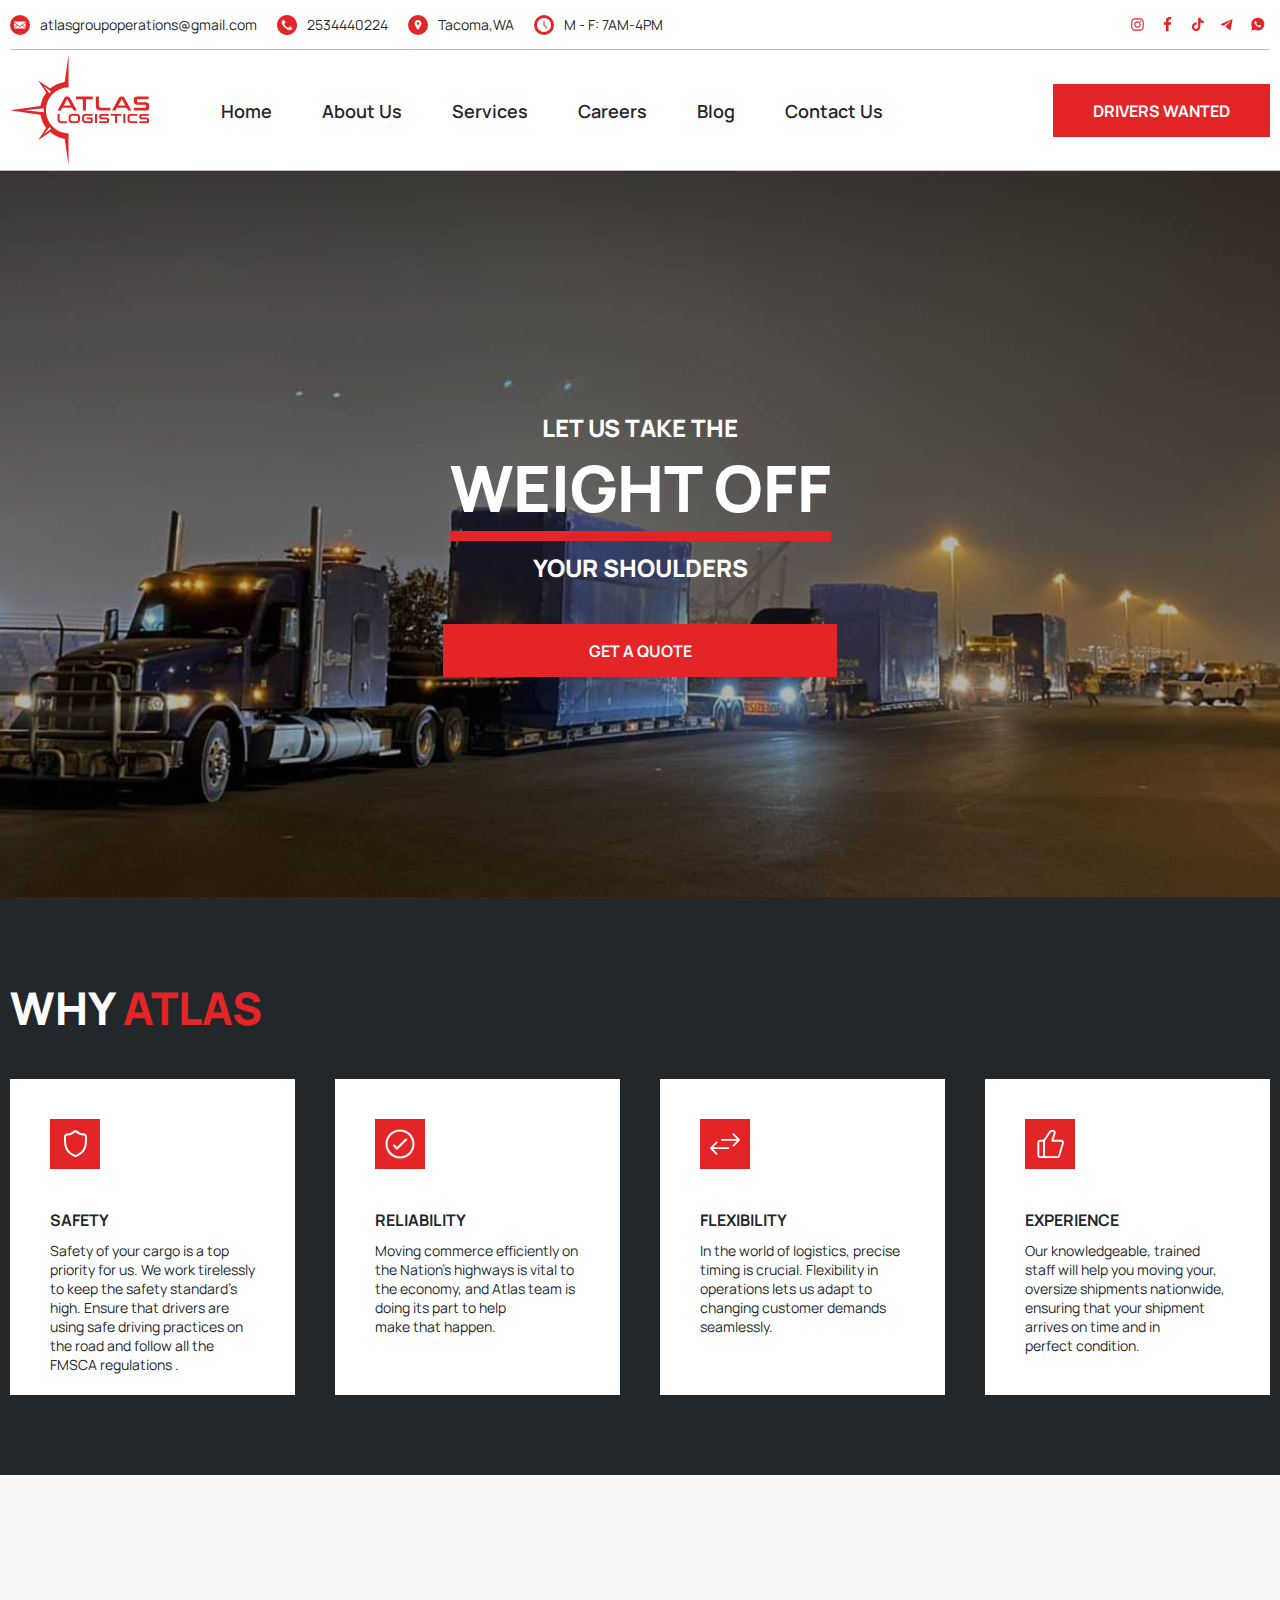
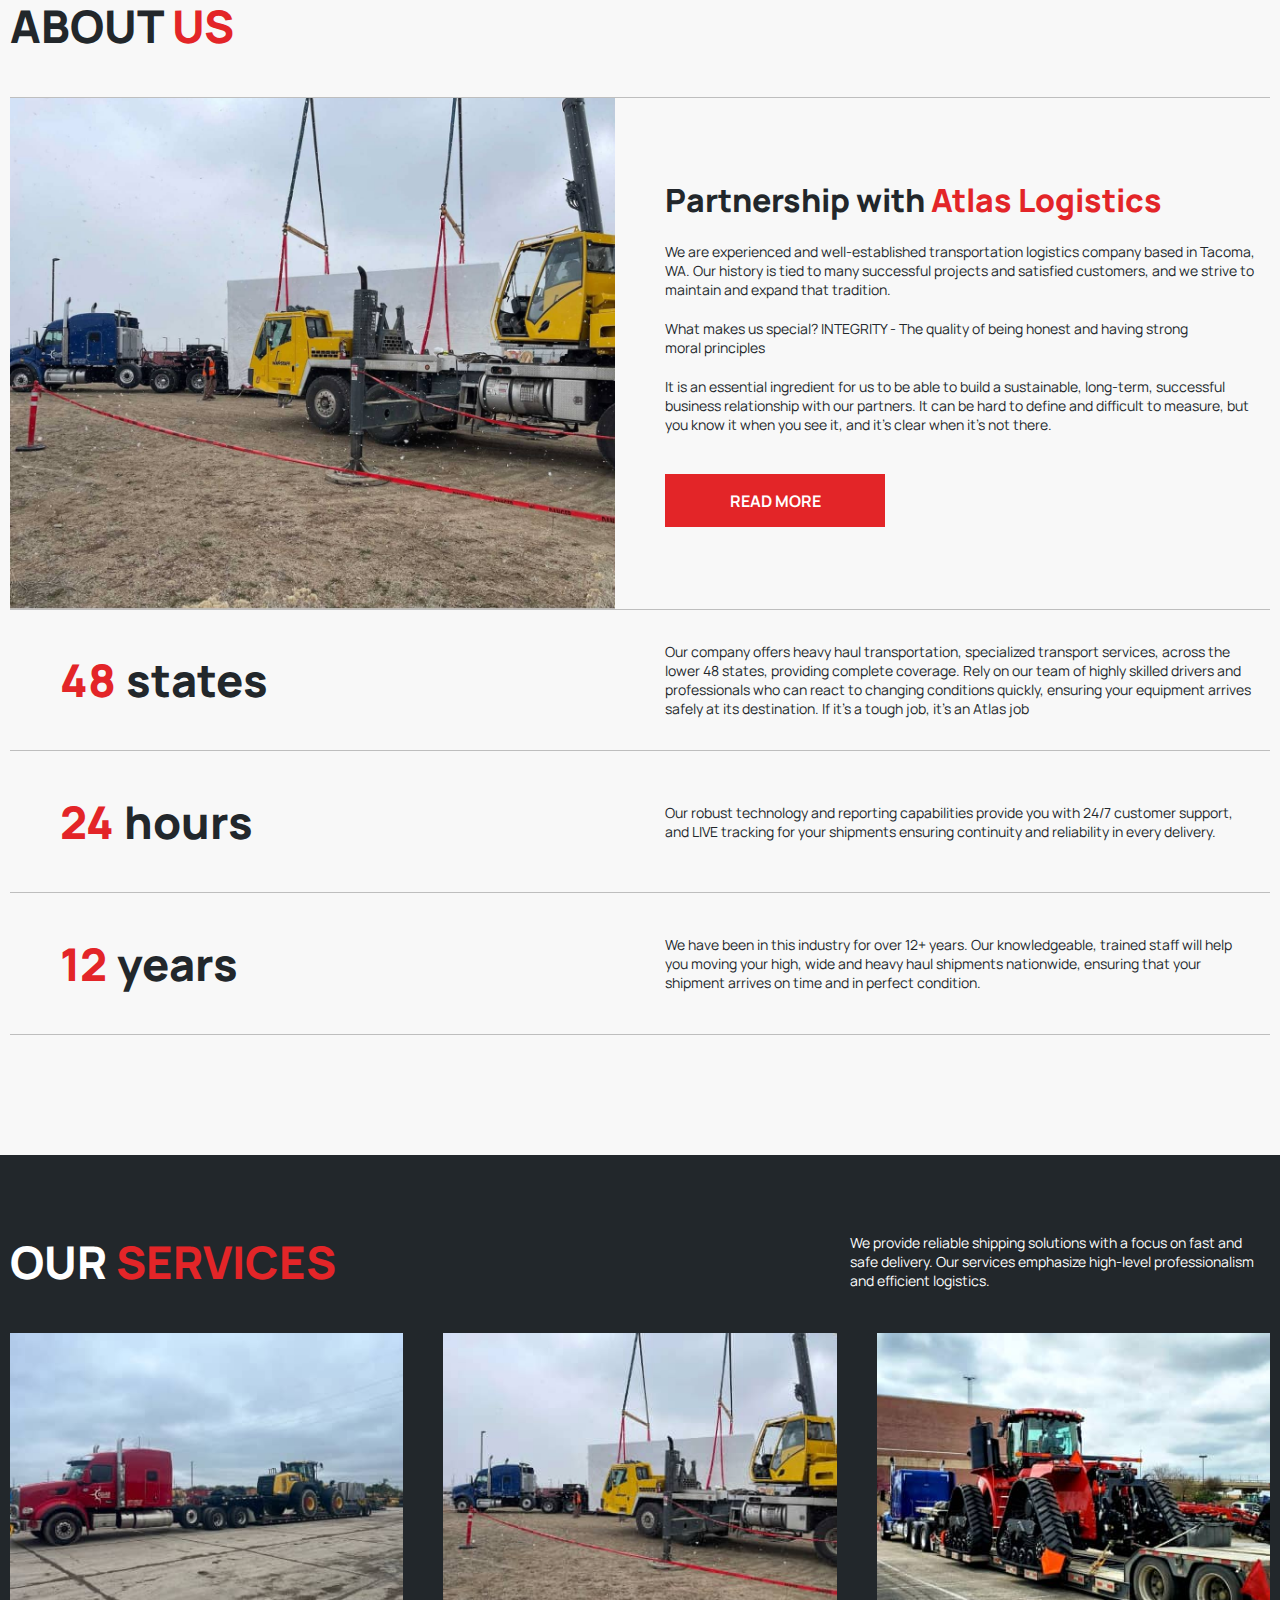
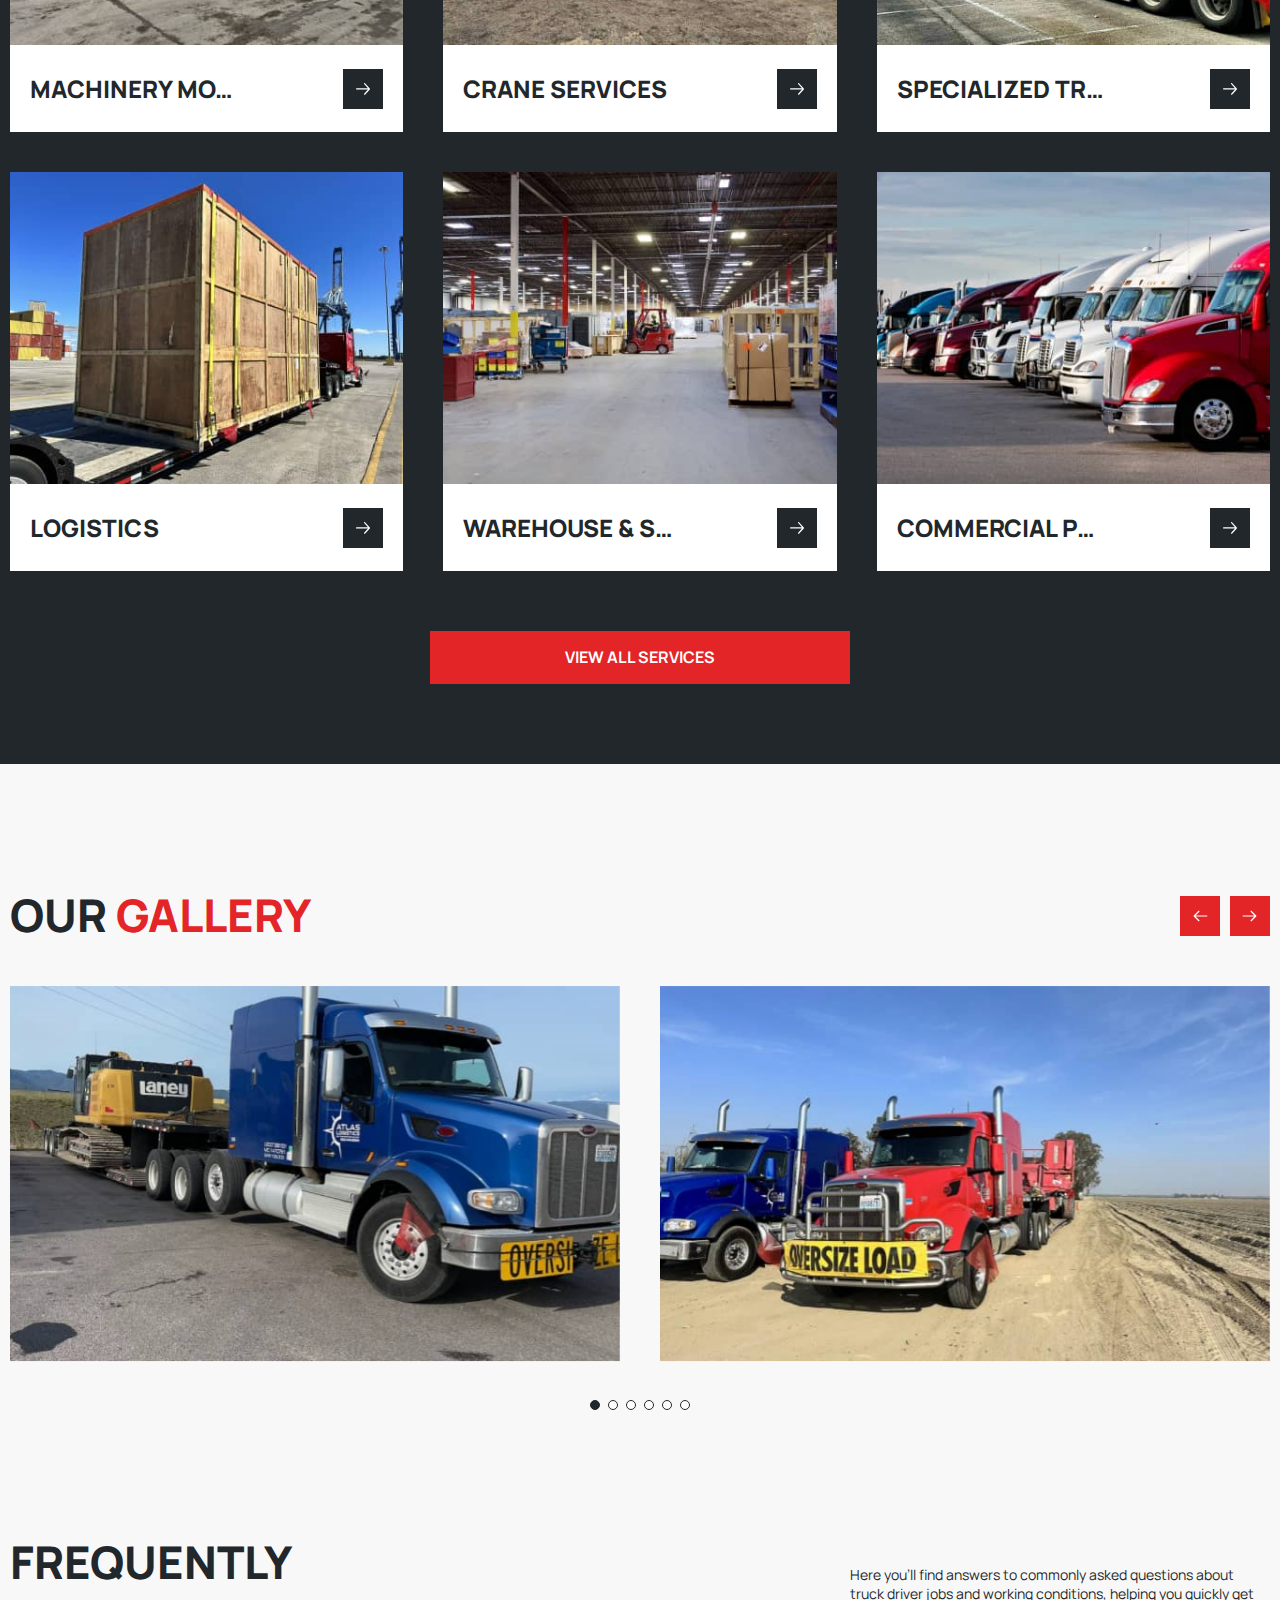
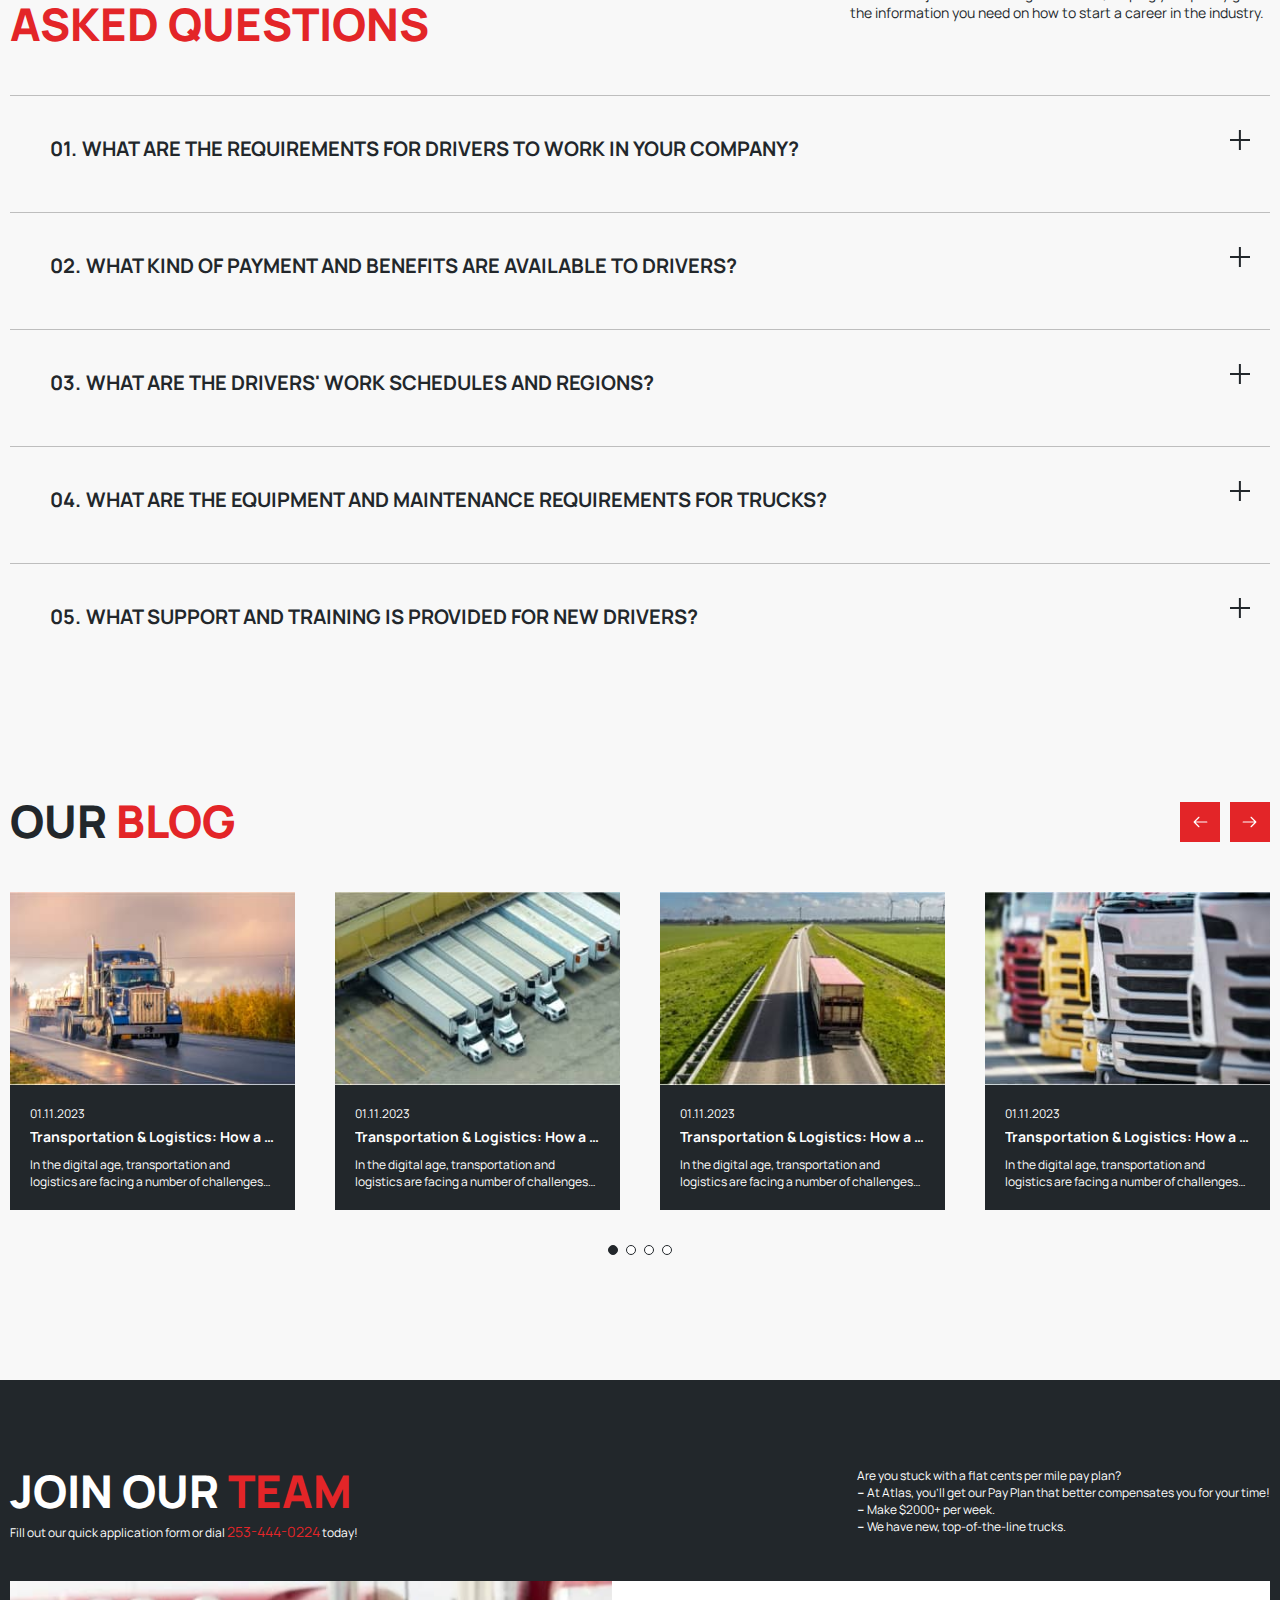
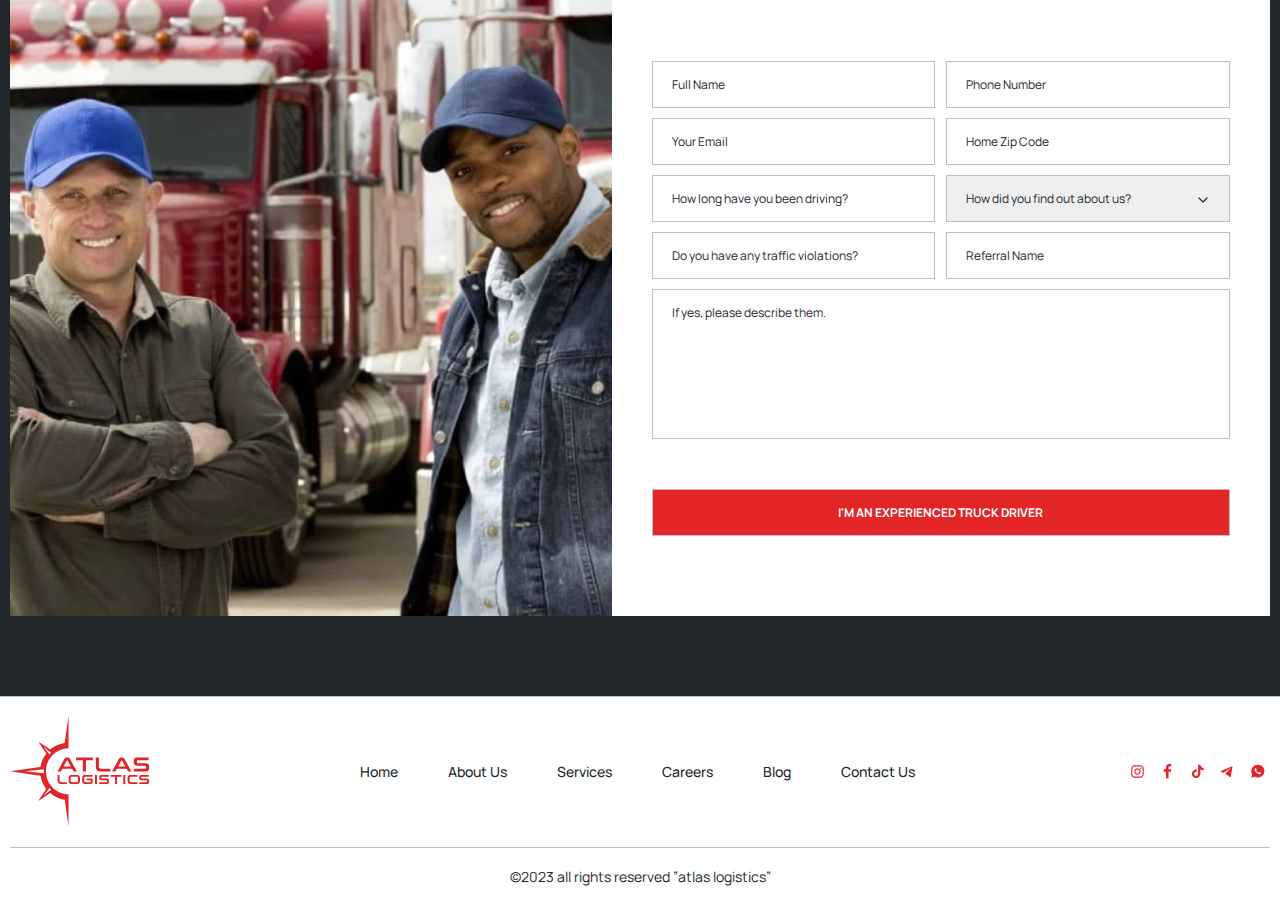
<file: index.html>
<!DOCTYPE html>
<html lang="en">
<head>
    <meta charset="UTF-8">
    <meta name="viewport" content="width=device-width, initial-scale=1.0">
    <title>Atlas Logistics Group</title>
    <link rel="stylesheet" href="https://cdn.jsdelivr.net/npm/swiper@11/swiper-bundle.min.css" />
    <link rel="stylesheet" href="./style/style.css">
</head>
<body class="home">
    <header>
        <div class="container">
            <div class="header__wrapper">
                <div class="header__wrapper-top">
                    <div class="header__wrapper-top-contacts">
                     <a href="mailto:atlasgroupoperations@gmail.com"> <svg xmlns="http://www.w3.org/2000/svg" width="20" height="20" viewBox="0 0 20 20" fill="none">
                        <circle cx="10" cy="10" r="10" fill="#E32528"/>
                        <path d="M4.05159 12.1829L6.89653 9.99992L4.05159 7.8169C4.03415 7.80346 4.01695 7.78971 4 7.77566V12.2242C4.01694 12.2101 4.03414 12.1964 4.05159 12.1829ZM15.1937 12.725L12.2035 10.4305L9.8306 12.2513L7.45775 10.4305L4.46754 12.725C4.22099 12.9142 4.0586 13.1955 4.01332 13.4999H15.6479C15.6026 13.1955 15.4402 12.9142 15.1937 12.725ZM15.6096 7.8169L12.7647 9.99992L15.6096 12.183C15.6271 12.1964 15.6443 12.2102 15.6612 12.2242V7.77563C15.6443 7.78969 15.627 7.80345 15.6096 7.8169Z" fill="white"/>
                        <path d="M4.4675 7.2749L9.83058 11.3901L15.1936 7.2749C15.4402 7.08572 15.6026 6.80444 15.6479 6.5H4.01331C4.05861 6.80444 4.22098 7.08572 4.4675 7.2749Z" fill="white"/>
                        </svg> atlasgroupoperations@gmail.com</a>
                     <a href="tel:2534440224">
                        <svg xmlns="http://www.w3.org/2000/svg" width="20" height="20" viewBox="0 0 20 20" fill="none">
                            <path d="M17.07 2.92786C13.1642 -0.976781 6.83251 -0.975843 2.92786 2.93001C-0.976781 6.83586 -0.975843 13.1675 2.93001 17.0721C6.83587 20.9768 13.1675 20.9758 17.0721 17.07C18.0006 16.1413 18.737 15.0388 19.2394 13.8254C19.7417 12.6121 20.0002 11.3117 20 9.99848C19.9998 8.68526 19.7409 7.38494 19.2382 6.17176C18.7355 4.95859 17.9987 3.85631 17.07 2.92786ZM15.1446 13.9299L15.1433 13.9312V13.9279L14.6366 14.4312C14.3144 14.7575 13.9136 14.9951 13.4727 15.1212C13.0319 15.2474 12.566 15.2577 12.12 15.1512C11.2061 14.9066 10.3373 14.5172 9.54664 13.9979C8.81202 13.5284 8.13126 12.9795 7.51665 12.3612C6.95116 11.7998 6.44308 11.1835 5.99997 10.5212C5.51529 9.80864 5.13164 9.03237 4.85997 8.21453C4.70727 7.74347 4.68876 7.23918 4.80651 6.75819C4.92426 6.27719 5.17362 5.83848 5.52665 5.49122L6.11997 4.8979C6.28493 4.7322 6.55297 4.73161 6.71864 4.89657L6.71997 4.8979L8.59328 6.77122C8.75899 6.93618 8.75957 7.20422 8.59461 7.36989L8.59328 7.37122L7.49329 8.47121C7.17766 8.7834 7.13797 9.27949 7.39997 9.63789C7.79783 10.1839 8.23808 10.6977 8.71664 11.1746C9.2502 11.7104 9.83025 12.1979 10.45 12.6312C10.808 12.881 11.2935 12.8389 11.6033 12.5312L12.6666 11.4512C12.8316 11.2855 13.0996 11.285 13.2653 11.4499L13.2666 11.4512L15.1433 13.3312C15.309 13.4962 15.3096 13.7642 15.1446 13.9299Z" fill="#E32528"/>
                            </svg>
                            2534440224
                     </a>
                     <div><svg width="20" height="20" viewBox="0 0 20 20" fill="none" xmlns="http://www.w3.org/2000/svg">
                        <circle cx="10" cy="10" r="10" fill="#E32528"/>
                        <g clip-path="url(#clip0_154_1172)">
                        <path d="M9.99983 5C8.08636 5 6.52966 6.55692 6.52966 8.47045C6.52966 10.3124 9.67821 14.6158 9.81227 14.798L9.93739 14.9683C9.94457 14.9781 9.95397 14.9861 9.96482 14.9916C9.97567 14.9971 9.98766 15 9.99983 15C10.0121 15 10.0241 14.9972 10.035 14.9916C10.0459 14.9861 10.0554 14.9781 10.0627 14.9683L10.1877 14.798C10.3218 14.6158 13.4703 10.3124 13.4703 8.47045C13.4703 6.55692 11.9134 5 9.99983 5ZM9.99983 7.22734C10.6854 7.22734 11.2429 7.78487 11.2429 8.47045C11.2429 9.15567 10.6854 9.71355 9.99983 9.71355C9.31463 9.71355 8.75672 9.15567 8.75672 8.47045C8.75672 7.78487 9.31461 7.22734 9.99983 7.22734Z" fill="white"/>
                        </g>
                        <defs>
                        <clipPath id="clip0_154_1172">
                        <rect width="10" height="10" fill="white" transform="translate(5 5)"/>
                        </clipPath>
                        </defs>
                        </svg>
                        
                        Tacoma,WA</div>
                     <div>
                        <svg width="20" height="20" viewBox="0 0 20 20" fill="none" xmlns="http://www.w3.org/2000/svg">
                            <circle cx="10" cy="10" r="10" fill="#E32528"/>
                            <path d="M10 17C13.866 17 17 13.866 17 10C17 6.13401 13.866 3 10 3C6.13401 3 3 6.13401 3 10C3 13.866 6.13401 17 10 17Z" fill="white"/>
                            <path fill-rule="evenodd" clip-rule="evenodd" d="M9.9763 6.27043C10.0431 6.27043 10.1072 6.29698 10.1545 6.34424C10.2018 6.3915 10.2283 6.4556 10.2283 6.52244V9.93751L12.698 12.4075C12.7221 12.4308 12.7413 12.4586 12.7545 12.4894C12.7677 12.5201 12.7746 12.5532 12.7749 12.5866C12.7752 12.6201 12.7688 12.6533 12.7562 12.6842C12.7435 12.7152 12.7248 12.7434 12.7011 12.767C12.6775 12.7907 12.6493 12.8094 12.6184 12.8221C12.5874 12.8347 12.5542 12.8411 12.5207 12.8408C12.4873 12.8405 12.4542 12.8336 12.4235 12.8204C12.3927 12.8072 12.3649 12.788 12.3417 12.7639L9.72412 10.1463V6.52227C9.72412 6.45544 9.75067 6.39134 9.79793 6.34408C9.84519 6.29681 9.90929 6.27026 9.97613 6.27026L9.9763 6.27043Z" fill="#E32528"/>
                            <path fill-rule="evenodd" clip-rule="evenodd" d="M9.72412 6.52213L9.72412 10.1463L12.3417 12.7639C12.3649 12.788 12.3927 12.8072 12.4235 12.8204C12.4542 12.8336 12.4873 12.8405 12.5207 12.8408C12.5542 12.8411 12.5874 12.8347 12.6184 12.8221C12.6493 12.8094 12.6775 12.7907 12.7011 12.767C12.7248 12.7434 12.7435 12.7152 12.7562 12.6842C12.7688 12.6533 12.7752 12.6201 12.7749 12.5866C12.7746 12.5532 12.7677 12.5201 12.7545 12.4893C12.7413 12.4586 12.7221 12.4308 12.698 12.4075L10.2283 9.93751V6.52244C10.2283 6.4556 10.2018 6.3915 10.1545 6.34424C10.1072 6.29698 10.0431 6.27043 9.9763 6.27043C9.90946 6.27043 9.84519 6.29681 9.79793 6.34407C9.75078 6.39122 9.72425 6.45546 9.72412 6.52213ZM10.1626 5.9166L10.1345 5.88843H9.97613C9.80802 5.88843 9.6468 5.95521 9.52793 6.07408C9.40906 6.19295 9.34229 6.35417 9.34229 6.52227V10.3045L12.0699 13.0321C12.1278 13.0912 12.1967 13.1385 12.2728 13.1712C12.3501 13.2044 12.4333 13.2219 12.5174 13.2226C12.6016 13.2234 12.685 13.2073 12.7629 13.1755C12.8408 13.1436 12.9116 13.0965 12.9711 13.037C13.0306 12.9775 13.0777 12.9067 13.1096 12.8288C13.1414 12.7509 13.1575 12.6675 13.1568 12.5833C13.156 12.4991 13.1385 12.416 13.1053 12.3386C13.0726 12.2626 13.0254 12.1936 12.9662 12.1357L10.6101 9.77937V6.52244C10.6101 6.35433 10.5434 6.19311 10.4245 6.07424C10.3507 6.00045 10.2606 5.94673 10.1626 5.9166Z" fill="#E32528"/>
                            </svg>
                            
                            
                        M - F: 7AM-4PM</div>   
                    </div>
                    <div class="header__wrapper-top-social">
                        <a href="">
                            <svg width="25" height="25" viewBox="0 0 25 25" fill="none" xmlns="http://www.w3.org/2000/svg">
                                <rect width="25" height="25" fill="white"/>
                                <path d="M12.5 7.37952C14.1566 7.37952 14.3825 7.37952 15.0602 7.37952C15.6627 7.37952 15.9639 7.53012 16.1898 7.60542C16.491 7.75602 16.7169 7.83133 16.9428 8.05723C17.1687 8.28313 17.3193 8.50904 17.3946 8.81024C17.4699 9.03615 17.5452 9.33735 17.6205 9.93976C17.6205 10.6175 17.6205 10.7681 17.6205 12.5C17.6205 14.2319 17.6205 14.3825 17.6205 15.0602C17.6205 15.6627 17.4699 15.9639 17.3946 16.1898C17.244 16.491 17.1687 16.7169 16.9428 16.9428C16.7169 17.1687 16.491 17.3193 16.1898 17.3946C15.9639 17.4699 15.6627 17.5452 15.0602 17.6205C14.3825 17.6205 14.2319 17.6205 12.5 17.6205C10.7681 17.6205 10.6175 17.6205 9.93976 17.6205C9.33735 17.6205 9.03615 17.4699 8.81024 17.3946C8.50904 17.244 8.28313 17.1687 8.05723 16.9428C7.83133 16.7169 7.68072 16.491 7.60542 16.1898C7.53012 15.9639 7.45482 15.6627 7.37952 15.0602C7.37952 14.3825 7.37952 14.2319 7.37952 12.5C7.37952 10.7681 7.37952 10.6175 7.37952 9.93976C7.37952 9.33735 7.53012 9.03615 7.60542 8.81024C7.75602 8.50904 7.83133 8.28313 8.05723 8.05723C8.28313 7.83133 8.50904 7.68072 8.81024 7.60542C9.03615 7.53012 9.33735 7.45482 9.93976 7.37952C10.6175 7.37952 10.8434 7.37952 12.5 7.37952ZM12.5 6.25C10.7681 6.25 10.6175 6.25 9.93976 6.25C9.26205 6.25 8.81024 6.4006 8.43374 6.55121C8.05723 6.70181 7.68072 6.92771 7.30422 7.30422C6.92771 7.68072 6.77711 7.98193 6.55121 8.43374C6.4006 8.81024 6.3253 9.26205 6.25 9.93976C6.25 10.6175 6.25 10.8434 6.25 12.5C6.25 14.2319 6.25 14.3825 6.25 15.0602C6.25 15.738 6.4006 16.1898 6.55121 16.5663C6.70181 16.9428 6.92771 17.3193 7.30422 17.6958C7.68072 18.0723 7.98193 18.2229 8.43374 18.4488C8.81024 18.5994 9.26205 18.6747 9.93976 18.75C10.6175 18.75 10.8434 18.75 12.5 18.75C14.1566 18.75 14.3825 18.75 15.0602 18.75C15.738 18.75 16.1898 18.5994 16.5663 18.4488C16.9428 18.2982 17.3193 18.0723 17.6958 17.6958C18.0723 17.3193 18.2229 17.0181 18.4488 16.5663C18.5994 16.1898 18.6747 15.738 18.75 15.0602C18.75 14.3825 18.75 14.1566 18.75 12.5C18.75 10.8434 18.75 10.6175 18.75 9.93976C18.75 9.26205 18.5994 8.81024 18.4488 8.43374C18.2982 8.05723 18.0723 7.68072 17.6958 7.30422C17.3193 6.92771 17.0181 6.77711 16.5663 6.55121C16.1898 6.4006 15.738 6.3253 15.0602 6.25C14.3825 6.25 14.2319 6.25 12.5 6.25Z" fill="#E32528"/>
                                <path d="M12.5 9.26205C10.6928 9.26205 9.26205 10.6928 9.26205 12.5C9.26205 14.3072 10.6928 15.738 12.5 15.738C14.3072 15.738 15.738 14.3072 15.738 12.5C15.738 10.6928 14.3072 9.26205 12.5 9.26205ZM12.5 14.6084C11.3705 14.6084 10.3916 13.7048 10.3916 12.5C10.3916 11.3705 11.2952 10.3916 12.5 10.3916C13.6295 10.3916 14.6084 11.2952 14.6084 12.5C14.6084 13.6295 13.6295 14.6084 12.5 14.6084Z" fill="#E32528"/>
                                <path d="M15.8133 9.93976C16.2291 9.93976 16.5663 9.60262 16.5663 9.18675C16.5663 8.77087 16.2291 8.43374 15.8133 8.43374C15.3974 8.43374 15.0602 8.77087 15.0602 9.18675C15.0602 9.60262 15.3974 9.93976 15.8133 9.93976Z" fill="#E32528"/>
                                </svg>
                                
                        </a>
                        <a href="">
                            <svg width="25" height="25" viewBox="0 0 25 25" fill="none" xmlns="http://www.w3.org/2000/svg">
                                <rect width="25" height="25" fill="white"/>
                                <path d="M13.5357 12.728H15.862L16.2273 10.3503H13.5352V9.05084C13.5352 8.06312 13.856 7.18726 14.7743 7.18726H16.25V5.11234C15.9907 5.07711 15.4424 5 14.4062 5C12.2426 5 10.9742 6.14956 10.9742 8.76856V10.3503H8.75V12.728H10.9742V19.2631C11.4146 19.3298 11.8608 19.375 12.3188 19.375C12.7328 19.375 13.1368 19.3369 13.5357 19.2827V12.728Z" fill="#E32528"/>
                                </svg>
                                
                                
                        </a>
                        <a href="">
                            <svg width="25" height="25" viewBox="0 0 25 25" fill="none" xmlns="http://www.w3.org/2000/svg">
                                <rect width="25" height="25" fill="white"/>
                                <path d="M18.7351 8.90852C17.8643 8.90849 17.0292 8.56254 16.4134 7.94677C15.7977 7.331 15.4518 6.49585 15.4518 5.62503H13.1059V14.8109C13.1055 15.2297 12.9733 15.6377 12.728 15.9772C12.4827 16.3167 12.1368 16.5703 11.7393 16.7022C11.3418 16.834 10.9128 16.8375 10.5133 16.7119C10.1137 16.5864 9.76381 16.3383 9.51312 16.0028C9.26244 15.6674 9.12371 15.2615 9.11659 14.8427C9.10947 14.424 9.23432 14.0136 9.47346 13.6698C9.71259 13.326 10.0539 13.0661 10.4489 12.9271C10.844 12.7881 11.2728 12.7769 11.6745 12.8952V10.6149C10.8207 10.4997 9.95213 10.6478 9.18471 11.0393C8.41728 11.4309 7.78757 12.0472 7.37965 12.806C6.97174 13.5649 6.80503 14.4301 6.90179 15.2862C6.99856 16.1422 7.35419 16.9484 7.9212 17.597C8.4882 18.2457 9.2396 18.7059 10.0751 18.9163C10.9105 19.1266 11.7903 19.0771 12.5968 18.7743C13.4034 18.4715 14.0984 17.9298 14.589 17.2216C15.0796 16.5134 15.3425 15.6724 15.3425 14.8109L15.4109 10.1677C16.3748 10.8753 17.5397 11.256 18.7354 11.2542L18.7351 8.90852Z" fill="#E32528"/>
                                </svg>
                                
                                
                        </a>
                        <a href="">
                            <svg width="25" height="25" viewBox="0 0 25 25" fill="none" xmlns="http://www.w3.org/2000/svg">
                                <rect width="25" height="25" fill="white"/>
                                <path d="M17.5 7.87639L15.6216 17.6827C15.6216 17.6827 15.3588 18.3626 14.6368 18.0365L10.3029 14.5954L10.2828 14.5852C10.8682 14.0409 15.4077 9.81416 15.6062 9.62258C15.9133 9.32585 15.7226 9.14921 15.366 9.37335L8.6605 13.7831L6.07352 12.8817C6.07352 12.8817 5.66641 12.7318 5.62725 12.4057C5.58756 12.0791 6.08692 11.9024 6.08692 11.9024L16.6332 7.61809C16.6332 7.61809 17.5 7.22371 17.5 7.87639Z" fill="#E32528"/>
                                </svg>
                                
                        </a>
                        <a href="">
                            <svg width="25" height="25" viewBox="0 0 25 25" fill="none" xmlns="http://www.w3.org/2000/svg">
                                <rect width="25" height="25" fill="white"/>
                                <path d="M17.4543 7.53906C16.2195 6.30859 14.5732 5.625 12.8354 5.625C9.22256 5.625 6.29573 8.54167 6.29573 12.1419C6.29573 13.2812 6.61585 14.4206 7.16463 15.3776L6.25 18.75L9.72561 17.8385C10.686 18.3398 11.7378 18.6133 12.8354 18.6133C16.4482 18.6133 19.375 15.6966 19.375 12.0964C19.3293 10.4102 18.689 8.76953 17.4543 7.53906ZM15.9909 14.4661C15.8537 14.8307 15.2134 15.1953 14.8933 15.2409C14.6189 15.2865 14.253 15.2865 13.8872 15.1953C13.6585 15.1042 13.3384 15.013 12.9726 14.8307C11.3262 14.1471 10.2744 12.5065 10.1829 12.3698C10.0915 12.2786 9.49695 11.5039 9.49695 10.6836C9.49695 9.86328 9.90854 9.4987 10.0457 9.31641C10.1829 9.13411 10.3659 9.13411 10.503 9.13411C10.5945 9.13411 10.7317 9.13411 10.8232 9.13411C10.9146 9.13411 11.0518 9.08854 11.189 9.40755C11.3262 9.72656 11.6463 10.5469 11.6921 10.5924C11.7378 10.6836 11.7378 10.7747 11.6921 10.8659C11.6463 10.957 11.6006 11.0482 11.5091 11.1393C11.4177 11.2305 11.3262 11.3672 11.2805 11.4128C11.189 11.5039 11.0976 11.5951 11.189 11.7318C11.2805 11.9141 11.6006 12.4154 12.1037 12.8711C12.7439 13.418 13.247 13.6003 13.4299 13.6914C13.6128 13.7826 13.7043 13.737 13.7957 13.6458C13.8872 13.5547 14.2073 13.1901 14.2988 13.0078C14.3902 12.8255 14.5274 12.8711 14.6646 12.9167C14.8018 12.9622 15.625 13.3724 15.7622 13.4635C15.9451 13.5547 16.0366 13.6003 16.0823 13.6458C16.128 13.7826 16.128 14.1016 15.9909 14.4661Z" fill="#E32528"/>
                                </svg>
                                
                        </a>
                    
                </div>
                </div>
                <div class="header__wrapper-bottom">
                   <img src="./images/logo.svg" alt="Atlas Logistics">
                   <nav class="nav">
                    <ul>
                        
                        <li><a href="#">Home</a></li>
                        <li><a href="./about.html">About us</a></li>
                        <li><a href="./services.html">Services</a></li>
                        <li><a href="./careers.html">Careers</a></li>
                        <li><a href="./blog.html">Blog</a></li>
                        <li><a href="./contact.html">Contact us</a></li>
                        <li><a href="" class="btn">Drivers Wanted</a></li>
                        <li>
                            <div class="header__wrapper-top">
                                <div class="header__wrapper-top-contacts">
                                 <a href="mailto:atlasgroupoperations@gmail.com"> <svg xmlns="http://www.w3.org/2000/svg" width="20" height="20" viewBox="0 0 20 20" fill="none">
                                    <circle cx="10" cy="10" r="10" fill="#E32528"/>
                                    <path d="M4.05159 12.1829L6.89653 9.99992L4.05159 7.8169C4.03415 7.80346 4.01695 7.78971 4 7.77566V12.2242C4.01694 12.2101 4.03414 12.1964 4.05159 12.1829ZM15.1937 12.725L12.2035 10.4305L9.8306 12.2513L7.45775 10.4305L4.46754 12.725C4.22099 12.9142 4.0586 13.1955 4.01332 13.4999H15.6479C15.6026 13.1955 15.4402 12.9142 15.1937 12.725ZM15.6096 7.8169L12.7647 9.99992L15.6096 12.183C15.6271 12.1964 15.6443 12.2102 15.6612 12.2242V7.77563C15.6443 7.78969 15.627 7.80345 15.6096 7.8169Z" fill="white"/>
                                    <path d="M4.4675 7.2749L9.83058 11.3901L15.1936 7.2749C15.4402 7.08572 15.6026 6.80444 15.6479 6.5H4.01331C4.05861 6.80444 4.22098 7.08572 4.4675 7.2749Z" fill="white"/>
                                    </svg> atlasgroupoperations@gmail.com</a>
                                 <a href="tel:2534440224">
                                    <svg xmlns="http://www.w3.org/2000/svg" width="20" height="20" viewBox="0 0 20 20" fill="none">
                                        <path d="M17.07 2.92786C13.1642 -0.976781 6.83251 -0.975843 2.92786 2.93001C-0.976781 6.83586 -0.975843 13.1675 2.93001 17.0721C6.83587 20.9768 13.1675 20.9758 17.0721 17.07C18.0006 16.1413 18.737 15.0388 19.2394 13.8254C19.7417 12.6121 20.0002 11.3117 20 9.99848C19.9998 8.68526 19.7409 7.38494 19.2382 6.17176C18.7355 4.95859 17.9987 3.85631 17.07 2.92786ZM15.1446 13.9299L15.1433 13.9312V13.9279L14.6366 14.4312C14.3144 14.7575 13.9136 14.9951 13.4727 15.1212C13.0319 15.2474 12.566 15.2577 12.12 15.1512C11.2061 14.9066 10.3373 14.5172 9.54664 13.9979C8.81202 13.5284 8.13126 12.9795 7.51665 12.3612C6.95116 11.7998 6.44308 11.1835 5.99997 10.5212C5.51529 9.80864 5.13164 9.03237 4.85997 8.21453C4.70727 7.74347 4.68876 7.23918 4.80651 6.75819C4.92426 6.27719 5.17362 5.83848 5.52665 5.49122L6.11997 4.8979C6.28493 4.7322 6.55297 4.73161 6.71864 4.89657L6.71997 4.8979L8.59328 6.77122C8.75899 6.93618 8.75957 7.20422 8.59461 7.36989L8.59328 7.37122L7.49329 8.47121C7.17766 8.7834 7.13797 9.27949 7.39997 9.63789C7.79783 10.1839 8.23808 10.6977 8.71664 11.1746C9.2502 11.7104 9.83025 12.1979 10.45 12.6312C10.808 12.881 11.2935 12.8389 11.6033 12.5312L12.6666 11.4512C12.8316 11.2855 13.0996 11.285 13.2653 11.4499L13.2666 11.4512L15.1433 13.3312C15.309 13.4962 15.3096 13.7642 15.1446 13.9299Z" fill="#E32528"/>
                                        </svg>
                                        2534440224
                                 </a>
                                 <div><svg width="20" height="20" viewBox="0 0 20 20" fill="none" xmlns="http://www.w3.org/2000/svg">
                                    <circle cx="10" cy="10" r="10" fill="#E32528"/>
                                    <g clip-path="url(#clip0_154_1172)">
                                    <path d="M9.99983 5C8.08636 5 6.52966 6.55692 6.52966 8.47045C6.52966 10.3124 9.67821 14.6158 9.81227 14.798L9.93739 14.9683C9.94457 14.9781 9.95397 14.9861 9.96482 14.9916C9.97567 14.9971 9.98766 15 9.99983 15C10.0121 15 10.0241 14.9972 10.035 14.9916C10.0459 14.9861 10.0554 14.9781 10.0627 14.9683L10.1877 14.798C10.3218 14.6158 13.4703 10.3124 13.4703 8.47045C13.4703 6.55692 11.9134 5 9.99983 5ZM9.99983 7.22734C10.6854 7.22734 11.2429 7.78487 11.2429 8.47045C11.2429 9.15567 10.6854 9.71355 9.99983 9.71355C9.31463 9.71355 8.75672 9.15567 8.75672 8.47045C8.75672 7.78487 9.31461 7.22734 9.99983 7.22734Z" fill="white"/>
                                    </g>
                                    <defs>
                                    <clipPath id="clip0_154_1172">
                                    <rect width="10" height="10" fill="white" transform="translate(5 5)"/>
                                    </clipPath>
                                    </defs>
                                    </svg>
                                    
                                    Tacoma,WA</div>
                                 <div>
                                    <svg width="20" height="20" viewBox="0 0 20 20" fill="none" xmlns="http://www.w3.org/2000/svg">
                                        <circle cx="10" cy="10" r="10" fill="#E32528"/>
                                        <path d="M10 17C13.866 17 17 13.866 17 10C17 6.13401 13.866 3 10 3C6.13401 3 3 6.13401 3 10C3 13.866 6.13401 17 10 17Z" fill="white"/>
                                        <path fill-rule="evenodd" clip-rule="evenodd" d="M9.9763 6.27043C10.0431 6.27043 10.1072 6.29698 10.1545 6.34424C10.2018 6.3915 10.2283 6.4556 10.2283 6.52244V9.93751L12.698 12.4075C12.7221 12.4308 12.7413 12.4586 12.7545 12.4894C12.7677 12.5201 12.7746 12.5532 12.7749 12.5866C12.7752 12.6201 12.7688 12.6533 12.7562 12.6842C12.7435 12.7152 12.7248 12.7434 12.7011 12.767C12.6775 12.7907 12.6493 12.8094 12.6184 12.8221C12.5874 12.8347 12.5542 12.8411 12.5207 12.8408C12.4873 12.8405 12.4542 12.8336 12.4235 12.8204C12.3927 12.8072 12.3649 12.788 12.3417 12.7639L9.72412 10.1463V6.52227C9.72412 6.45544 9.75067 6.39134 9.79793 6.34408C9.84519 6.29681 9.90929 6.27026 9.97613 6.27026L9.9763 6.27043Z" fill="#E32528"/>
                                        <path fill-rule="evenodd" clip-rule="evenodd" d="M9.72412 6.52213L9.72412 10.1463L12.3417 12.7639C12.3649 12.788 12.3927 12.8072 12.4235 12.8204C12.4542 12.8336 12.4873 12.8405 12.5207 12.8408C12.5542 12.8411 12.5874 12.8347 12.6184 12.8221C12.6493 12.8094 12.6775 12.7907 12.7011 12.767C12.7248 12.7434 12.7435 12.7152 12.7562 12.6842C12.7688 12.6533 12.7752 12.6201 12.7749 12.5866C12.7746 12.5532 12.7677 12.5201 12.7545 12.4893C12.7413 12.4586 12.7221 12.4308 12.698 12.4075L10.2283 9.93751V6.52244C10.2283 6.4556 10.2018 6.3915 10.1545 6.34424C10.1072 6.29698 10.0431 6.27043 9.9763 6.27043C9.90946 6.27043 9.84519 6.29681 9.79793 6.34407C9.75078 6.39122 9.72425 6.45546 9.72412 6.52213ZM10.1626 5.9166L10.1345 5.88843H9.97613C9.80802 5.88843 9.6468 5.95521 9.52793 6.07408C9.40906 6.19295 9.34229 6.35417 9.34229 6.52227V10.3045L12.0699 13.0321C12.1278 13.0912 12.1967 13.1385 12.2728 13.1712C12.3501 13.2044 12.4333 13.2219 12.5174 13.2226C12.6016 13.2234 12.685 13.2073 12.7629 13.1755C12.8408 13.1436 12.9116 13.0965 12.9711 13.037C13.0306 12.9775 13.0777 12.9067 13.1096 12.8288C13.1414 12.7509 13.1575 12.6675 13.1568 12.5833C13.156 12.4991 13.1385 12.416 13.1053 12.3386C13.0726 12.2626 13.0254 12.1936 12.9662 12.1357L10.6101 9.77937V6.52244C10.6101 6.35433 10.5434 6.19311 10.4245 6.07424C10.3507 6.00045 10.2606 5.94673 10.1626 5.9166Z" fill="#E32528"/>
                                        </svg>
                                        
                                        
                                    M - F: 7AM-4PM</div>   
                                </div>
                                <div class="header__wrapper-top-social">
                                    <a href="">
                                        <svg width="25" height="25" viewBox="0 0 25 25" fill="none" xmlns="http://www.w3.org/2000/svg">
                                            <rect width="25" height="25" fill="white"/>
                                            <path d="M12.5 7.37952C14.1566 7.37952 14.3825 7.37952 15.0602 7.37952C15.6627 7.37952 15.9639 7.53012 16.1898 7.60542C16.491 7.75602 16.7169 7.83133 16.9428 8.05723C17.1687 8.28313 17.3193 8.50904 17.3946 8.81024C17.4699 9.03615 17.5452 9.33735 17.6205 9.93976C17.6205 10.6175 17.6205 10.7681 17.6205 12.5C17.6205 14.2319 17.6205 14.3825 17.6205 15.0602C17.6205 15.6627 17.4699 15.9639 17.3946 16.1898C17.244 16.491 17.1687 16.7169 16.9428 16.9428C16.7169 17.1687 16.491 17.3193 16.1898 17.3946C15.9639 17.4699 15.6627 17.5452 15.0602 17.6205C14.3825 17.6205 14.2319 17.6205 12.5 17.6205C10.7681 17.6205 10.6175 17.6205 9.93976 17.6205C9.33735 17.6205 9.03615 17.4699 8.81024 17.3946C8.50904 17.244 8.28313 17.1687 8.05723 16.9428C7.83133 16.7169 7.68072 16.491 7.60542 16.1898C7.53012 15.9639 7.45482 15.6627 7.37952 15.0602C7.37952 14.3825 7.37952 14.2319 7.37952 12.5C7.37952 10.7681 7.37952 10.6175 7.37952 9.93976C7.37952 9.33735 7.53012 9.03615 7.60542 8.81024C7.75602 8.50904 7.83133 8.28313 8.05723 8.05723C8.28313 7.83133 8.50904 7.68072 8.81024 7.60542C9.03615 7.53012 9.33735 7.45482 9.93976 7.37952C10.6175 7.37952 10.8434 7.37952 12.5 7.37952ZM12.5 6.25C10.7681 6.25 10.6175 6.25 9.93976 6.25C9.26205 6.25 8.81024 6.4006 8.43374 6.55121C8.05723 6.70181 7.68072 6.92771 7.30422 7.30422C6.92771 7.68072 6.77711 7.98193 6.55121 8.43374C6.4006 8.81024 6.3253 9.26205 6.25 9.93976C6.25 10.6175 6.25 10.8434 6.25 12.5C6.25 14.2319 6.25 14.3825 6.25 15.0602C6.25 15.738 6.4006 16.1898 6.55121 16.5663C6.70181 16.9428 6.92771 17.3193 7.30422 17.6958C7.68072 18.0723 7.98193 18.2229 8.43374 18.4488C8.81024 18.5994 9.26205 18.6747 9.93976 18.75C10.6175 18.75 10.8434 18.75 12.5 18.75C14.1566 18.75 14.3825 18.75 15.0602 18.75C15.738 18.75 16.1898 18.5994 16.5663 18.4488C16.9428 18.2982 17.3193 18.0723 17.6958 17.6958C18.0723 17.3193 18.2229 17.0181 18.4488 16.5663C18.5994 16.1898 18.6747 15.738 18.75 15.0602C18.75 14.3825 18.75 14.1566 18.75 12.5C18.75 10.8434 18.75 10.6175 18.75 9.93976C18.75 9.26205 18.5994 8.81024 18.4488 8.43374C18.2982 8.05723 18.0723 7.68072 17.6958 7.30422C17.3193 6.92771 17.0181 6.77711 16.5663 6.55121C16.1898 6.4006 15.738 6.3253 15.0602 6.25C14.3825 6.25 14.2319 6.25 12.5 6.25Z" fill="#E32528"/>
                                            <path d="M12.5 9.26205C10.6928 9.26205 9.26205 10.6928 9.26205 12.5C9.26205 14.3072 10.6928 15.738 12.5 15.738C14.3072 15.738 15.738 14.3072 15.738 12.5C15.738 10.6928 14.3072 9.26205 12.5 9.26205ZM12.5 14.6084C11.3705 14.6084 10.3916 13.7048 10.3916 12.5C10.3916 11.3705 11.2952 10.3916 12.5 10.3916C13.6295 10.3916 14.6084 11.2952 14.6084 12.5C14.6084 13.6295 13.6295 14.6084 12.5 14.6084Z" fill="#E32528"/>
                                            <path d="M15.8133 9.93976C16.2291 9.93976 16.5663 9.60262 16.5663 9.18675C16.5663 8.77087 16.2291 8.43374 15.8133 8.43374C15.3974 8.43374 15.0602 8.77087 15.0602 9.18675C15.0602 9.60262 15.3974 9.93976 15.8133 9.93976Z" fill="#E32528"/>
                                            </svg>
                                            
                                    </a>
                                    <a href="">
                                        <svg width="25" height="25" viewBox="0 0 25 25" fill="none" xmlns="http://www.w3.org/2000/svg">
                                            <rect width="25" height="25" fill="white"/>
                                            <path d="M13.5357 12.728H15.862L16.2273 10.3503H13.5352V9.05084C13.5352 8.06312 13.856 7.18726 14.7743 7.18726H16.25V5.11234C15.9907 5.07711 15.4424 5 14.4062 5C12.2426 5 10.9742 6.14956 10.9742 8.76856V10.3503H8.75V12.728H10.9742V19.2631C11.4146 19.3298 11.8608 19.375 12.3188 19.375C12.7328 19.375 13.1368 19.3369 13.5357 19.2827V12.728Z" fill="#E32528"/>
                                            </svg>
                                            
                                            
                                    </a>
                                    <a href="">
                                        <svg width="25" height="25" viewBox="0 0 25 25" fill="none" xmlns="http://www.w3.org/2000/svg">
                                            <rect width="25" height="25" fill="white"/>
                                            <path d="M18.7351 8.90852C17.8643 8.90849 17.0292 8.56254 16.4134 7.94677C15.7977 7.331 15.4518 6.49585 15.4518 5.62503H13.1059V14.8109C13.1055 15.2297 12.9733 15.6377 12.728 15.9772C12.4827 16.3167 12.1368 16.5703 11.7393 16.7022C11.3418 16.834 10.9128 16.8375 10.5133 16.7119C10.1137 16.5864 9.76381 16.3383 9.51312 16.0028C9.26244 15.6674 9.12371 15.2615 9.11659 14.8427C9.10947 14.424 9.23432 14.0136 9.47346 13.6698C9.71259 13.326 10.0539 13.0661 10.4489 12.9271C10.844 12.7881 11.2728 12.7769 11.6745 12.8952V10.6149C10.8207 10.4997 9.95213 10.6478 9.18471 11.0393C8.41728 11.4309 7.78757 12.0472 7.37965 12.806C6.97174 13.5649 6.80503 14.4301 6.90179 15.2862C6.99856 16.1422 7.35419 16.9484 7.9212 17.597C8.4882 18.2457 9.2396 18.7059 10.0751 18.9163C10.9105 19.1266 11.7903 19.0771 12.5968 18.7743C13.4034 18.4715 14.0984 17.9298 14.589 17.2216C15.0796 16.5134 15.3425 15.6724 15.3425 14.8109L15.4109 10.1677C16.3748 10.8753 17.5397 11.256 18.7354 11.2542L18.7351 8.90852Z" fill="#E32528"/>
                                            </svg>
                                            
                                            
                                    </a>
                                    <a href="">
                                        <svg width="25" height="25" viewBox="0 0 25 25" fill="none" xmlns="http://www.w3.org/2000/svg">
                                            <rect width="25" height="25" fill="white"/>
                                            <path d="M17.5 7.87639L15.6216 17.6827C15.6216 17.6827 15.3588 18.3626 14.6368 18.0365L10.3029 14.5954L10.2828 14.5852C10.8682 14.0409 15.4077 9.81416 15.6062 9.62258C15.9133 9.32585 15.7226 9.14921 15.366 9.37335L8.6605 13.7831L6.07352 12.8817C6.07352 12.8817 5.66641 12.7318 5.62725 12.4057C5.58756 12.0791 6.08692 11.9024 6.08692 11.9024L16.6332 7.61809C16.6332 7.61809 17.5 7.22371 17.5 7.87639Z" fill="#E32528"/>
                                            </svg>
                                            
                                    </a>
                                    <a href="">
                                        <svg width="25" height="25" viewBox="0 0 25 25" fill="none" xmlns="http://www.w3.org/2000/svg">
                                            <rect width="25" height="25" fill="white"/>
                                            <path d="M17.4543 7.53906C16.2195 6.30859 14.5732 5.625 12.8354 5.625C9.22256 5.625 6.29573 8.54167 6.29573 12.1419C6.29573 13.2812 6.61585 14.4206 7.16463 15.3776L6.25 18.75L9.72561 17.8385C10.686 18.3398 11.7378 18.6133 12.8354 18.6133C16.4482 18.6133 19.375 15.6966 19.375 12.0964C19.3293 10.4102 18.689 8.76953 17.4543 7.53906ZM15.9909 14.4661C15.8537 14.8307 15.2134 15.1953 14.8933 15.2409C14.6189 15.2865 14.253 15.2865 13.8872 15.1953C13.6585 15.1042 13.3384 15.013 12.9726 14.8307C11.3262 14.1471 10.2744 12.5065 10.1829 12.3698C10.0915 12.2786 9.49695 11.5039 9.49695 10.6836C9.49695 9.86328 9.90854 9.4987 10.0457 9.31641C10.1829 9.13411 10.3659 9.13411 10.503 9.13411C10.5945 9.13411 10.7317 9.13411 10.8232 9.13411C10.9146 9.13411 11.0518 9.08854 11.189 9.40755C11.3262 9.72656 11.6463 10.5469 11.6921 10.5924C11.7378 10.6836 11.7378 10.7747 11.6921 10.8659C11.6463 10.957 11.6006 11.0482 11.5091 11.1393C11.4177 11.2305 11.3262 11.3672 11.2805 11.4128C11.189 11.5039 11.0976 11.5951 11.189 11.7318C11.2805 11.9141 11.6006 12.4154 12.1037 12.8711C12.7439 13.418 13.247 13.6003 13.4299 13.6914C13.6128 13.7826 13.7043 13.737 13.7957 13.6458C13.8872 13.5547 14.2073 13.1901 14.2988 13.0078C14.3902 12.8255 14.5274 12.8711 14.6646 12.9167C14.8018 12.9622 15.625 13.3724 15.7622 13.4635C15.9451 13.5547 16.0366 13.6003 16.0823 13.6458C16.128 13.7826 16.128 14.1016 15.9909 14.4661Z" fill="#E32528"/>
                                            </svg>
                                            
                                    </a>
                                
                            </div>
                            </div>    
                        </li>
                    </ul>
                   </nav>
                   <a href="" class="btn">Drivers Wanted</a>
                   <div class="menuBtns header-btn" data-menu="burger">
                    <div class="icon-left icon"></div>
                    <div class="icon-right icon"></div>
                  </div>
                </div>
            </div>
        </div>
    </header>
    <main>
        <section class="main">
            <div class="container">
                <div class="main__container">
                    <div class="main__container-content">
                        <h1>
                            <span>Let us take the</span>
                             weight off 
                             <span>your shoulders</span>
                            </h1>
                        
                        <a href="./popup.html" class="btn quote">GET A QUOTE</a>
                    </div>
                </div>
                
            </div>
        </section>
        <section class="choose">
            <div class="container">
                <div class="choose__container">
                    <h2>Why <span>Atlas</span></h2>
                    <div class="choose__container-blocks">
                        <div class="choose__container-blocks-item">
                           <div class="">
                            <svg xmlns="http://www.w3.org/2000/svg" width="30" height="30" viewBox="0 0 30 30" fill="none">
                                <path d="M25.9736 8.44094C25.9612 8.15831 25.9531 7.87534 25.9493 7.59202C25.9413 7.0794 25.7398 6.58889 25.3854 6.21935C25.0311 5.84982 24.5502 5.62873 24.0397 5.60066C20.8003 5.41935 18.2669 4.33872 16.1273 2.24709C15.957 2.08828 15.7331 2 15.5005 2C15.2679 2 15.044 2.08828 14.8736 2.24709C12.734 4.33872 10.2007 5.41935 6.96126 5.60066C6.45079 5.62873 5.96992 5.84982 5.61556 6.21935C5.2612 6.58889 5.0597 7.0794 5.05168 7.59202C5.04823 7.87534 5.04011 8.15831 5.02734 8.44094C4.90818 14.7101 4.72945 23.2995 15.127 26.9362C15.1777 26.9538 15.2296 26.9677 15.2824 26.9778C15.4277 27.0074 15.5774 27.0074 15.7227 26.9778C15.7754 26.9674 15.8273 26.9535 15.8782 26.9362C26.2415 23.3011 26.0928 14.7397 25.9736 8.44094Z" stroke="white" stroke-width="2" stroke-miterlimit="10"/>
                                </svg>
                           </div>
                                
                            <div class="">
                                <span>Safety</span>
                                <p>Safety  of your cargo is a top priority for us. We work tirelessly to keep the safety standard's high. Ensure that  drivers are using safe driving practices on the road and follow all the FMSCA regulations .</p>
                            </div>
                        </div>
                        <div class="choose__container-blocks-item">
                            <div class="">
                                <svg xmlns="http://www.w3.org/2000/svg" width="30" height="30" viewBox="0 0 30 30" fill="none">
                                    <g clip-path="url(#clip0_713_2377)">
                                    <path d="M7.82826 16.1779L7.82826 16.1779C7.91527 15.7862 8.27459 15.4494 8.71846 15.2975C9.15128 15.2052 9.61464 15.3062 9.93435 15.625C9.93475 15.6254 9.93516 15.6258 9.93556 15.6262L11.8431 17.5899L12.0199 17.7718L12.1992 17.5925L20.1206 9.67114C20.3565 9.43519 20.6869 9.29495 21.0112 9.29495H21.029L21.0466 9.29244C21.346 9.24968 21.6641 9.37721 21.9019 9.61497C22.1378 9.85092 22.2781 10.1813 22.2781 10.5056C22.2781 10.8299 22.1378 11.1603 21.9019 11.3963C21.9019 11.3963 21.9019 11.3963 21.9019 11.3963L12.9131 20.3851C12.6771 20.621 12.3467 20.7613 12.0224 20.7613C11.6982 20.7613 11.3677 20.621 11.1318 20.3851C11.1318 20.3851 11.1318 20.3851 11.1318 20.3851L8.15423 17.4075C7.83139 17.0847 7.73114 16.6148 7.82826 16.1779ZM15 29.75C6.87963 29.75 0.25 23.1204 0.25 15C0.25 6.87968 6.87963 0.25 15 0.25C18.923 0.25 22.6795 1.79707 25.4412 4.55878C28.2029 7.32048 29.75 11.077 29.75 15C29.75 23.1204 23.1204 29.75 15 29.75ZM27.2163 15C27.2163 8.28967 21.7681 2.78371 15 2.78371C8.23197 2.78371 2.78371 8.28967 2.78371 15C2.78371 21.7104 8.23197 27.2163 15 27.2163C18.2672 27.2163 21.3649 25.955 23.6599 23.66C25.955 21.3649 27.2163 18.2672 27.2163 15Z" fill="white" stroke="#E32528" stroke-width="0.5"/>
                                    </g>
                                    <defs>
                                    <clipPath id="clip0_713_2377">
                                    <rect width="30" height="30" fill="white"/>
                                    </clipPath>
                                    </defs>
                                    </svg>
                               </div>
                                
                            <div class="">
                                <span>Reliability</span>
                                <p>Moving commerce efficiently on the Nation's highways is vital to the economy, and Atlas team is doing its part to help make that happen.</p>
                            </div>
                        </div>
                        <div class="choose__container-blocks-item">
                            <div class="">
                                <svg xmlns="http://www.w3.org/2000/svg" width="30" height="30" viewBox="0 0 30 30" fill="none">
                                    <g clip-path="url(#clip0_825_230)">
                                    <path d="M29.73 10.17L24 4.43999C23.61 4.13999 23.04 4.22999 22.74 4.61999C22.5 4.94999 22.5 5.39999 22.74 5.69999L26.94 9.89999H11.7C11.19 9.89999 10.8 10.29 10.8 10.8C10.8 11.31 11.19 11.7 11.7 11.7H26.94L22.74 15.9C22.38 16.26 22.38 16.83 22.74 17.16C22.92 17.34 23.13 17.43 23.37 17.43C23.61 17.43 23.85 17.34 24 17.16L29.73 11.43C30.09 11.07 30.09 10.5 29.73 10.17ZM18.3 18.3H3.06L7.26 14.1C7.65 13.8 7.71 13.23 7.41 12.84C7.11 12.45 6.54 12.39 6.15 12.69C6.09 12.72 6.06 12.78 6 12.84L0.27 18.57C-0.09 18.93 -0.09 19.5 0.27 19.83L6 25.56C6.39 25.86 6.96 25.77 7.26 25.38C7.5 25.05 7.5 24.6 7.26 24.3L3.06 20.1H18.3C18.81 20.1 19.2 19.71 19.2 19.2C19.2 18.69 18.81 18.3 18.3 18.3Z" fill="white"/>
                                    </g>
                                    <defs>
                                    <clipPath id="clip0_825_230">
                                    <rect width="30" height="30" fill="white"/>
                                    </clipPath>
                                    </defs>
                                    </svg>
                               </div>
                            <div class="">
                                <span>Flexibility</span>
                                <p>In the world of logistics, precise timing is crucial. Flexibility in operations lets us adapt to changing customer demands seamlessly.</p></div>
                        </div>
                        <div class="choose__container-blocks-item">
                            <div class="">
                                <svg xmlns="http://www.w3.org/2000/svg" width="30" height="30" viewBox="0 0 30 30" fill="none">
                                    <path d="M9.00098 29.0625H5.25098C4.50528 29.0618 3.79035 28.7652 3.26306 28.2379C2.73578 27.7106 2.43922 26.9957 2.43848 26.25V13.5938C2.43922 12.8481 2.73578 12.1331 3.26306 11.6058C3.79035 11.0785 4.50528 10.782 5.25098 10.7812H9.00098C9.24962 10.7812 9.48807 10.88 9.66389 11.0558C9.8397 11.2317 9.93848 11.4701 9.93848 11.7188V28.125C9.93848 28.3736 9.8397 28.6121 9.66389 28.7879C9.48807 28.9637 9.24962 29.0625 9.00098 29.0625ZM5.25098 12.6562C5.00241 12.6565 4.7641 12.7553 4.58834 12.9311C4.41258 13.1069 4.31372 13.3452 4.31348 13.5938V26.25C4.31372 26.4986 4.41258 26.7369 4.58834 26.9126C4.7641 27.0884 5.00241 27.1873 5.25098 27.1875H8.06348V12.6562H5.25098Z" fill="white"/>
                                    <path d="M22.3716 29.0625H9C8.75136 29.0625 8.5129 28.9637 8.33709 28.7879C8.16127 28.6121 8.0625 28.3736 8.0625 28.125V11.7188C8.06251 11.5336 8.11731 11.3525 8.22 11.1984L14.2256 2.18907C14.4821 1.80339 14.8302 1.48724 15.2387 1.26884C15.6472 1.05045 16.1034 0.936618 16.5666 0.937505H17.8837C18.3294 0.937497 18.7687 1.0434 19.1654 1.24649C19.5622 1.44959 19.9049 1.74405 20.1655 2.10561C20.4261 2.46718 20.597 2.88549 20.6642 3.32607C20.7313 3.76666 20.6929 4.2169 20.5519 4.63969L18.5044 10.7813H26.1684C26.6069 10.7812 27.0393 10.8836 27.4312 11.0804C27.823 11.2772 28.1634 11.5629 28.4252 11.9147C28.687 12.2664 28.8629 12.6746 28.9389 13.1064C29.0148 13.5383 28.9888 13.9819 28.8628 14.4019L25.0659 27.0581C24.8946 27.6392 24.5391 28.1489 24.053 28.5104C23.5669 28.8719 22.9764 29.0657 22.3706 29.0625H22.3716ZM9.9375 27.1875H22.3706C22.5723 27.1884 22.7688 27.1239 22.9306 27.0035C23.0924 26.8831 23.2107 26.7134 23.2678 26.52L27.0647 13.8638C27.1068 13.7238 27.1156 13.5759 27.0903 13.432C27.0651 13.288 27.0066 13.1519 26.9194 13.0346C26.8323 12.9173 26.7189 12.822 26.5883 12.7563C26.4578 12.6906 26.3137 12.6563 26.1675 12.6563H17.2031C17.0546 12.6563 16.9081 12.621 16.7759 12.5534C16.6437 12.4857 16.5294 12.3876 16.4425 12.2671C16.3556 12.1466 16.2986 12.0072 16.2762 11.8604C16.2537 11.7135 16.2665 11.5634 16.3134 11.4225L18.7725 4.04625C18.8194 3.90539 18.8322 3.7554 18.8098 3.60863C18.7874 3.46186 18.7305 3.3225 18.6437 3.20204C18.5569 3.08157 18.4428 2.98344 18.3107 2.91571C18.1785 2.84799 18.0322 2.81262 17.8837 2.81251H16.5666C16.4124 2.81239 16.2605 2.85042 16.1246 2.92321C15.9887 2.996 15.8729 3.10129 15.7875 3.22969L9.9375 12.0028V27.1875Z" fill="white"/>
                                    </svg>
                               </div>
                            <div class="">
                                <span>Experience</span>
                                <p>Our knowledgeable, trained staff will help you moving your, oversize shipments nationwide, ensuring that your shipment arrives on time and in perfect condition.</p></div>
                        </div>
                    </div>
                </div>
            </div>
        </section>
        <section class="aboutUs">
            <div class="container">
                <div class="aboutUs__container">
                    <h2>About<span> us</span></h2>
                    <div class="aboutUs__container-top">
                        <img src="./images/about-img.jpg" alt="About us">
                        <div class="aboutUs__container-top-content">
                            <h3>Partnership with <span>Atlas Logistics</span></h3>
                            <p>We are experienced and well-established transportation logistics company based in Tacoma, WA. Our history is tied to many successful projects and satisfied customers, and we strive to maintain and expand that tradition.</p>
                            <p>What makes us special? INTEGRITY - The quality of being honest and having strong moral principles</p>
                            <p> It is an essential ingredient for us to be able to build a sustainable, long-term, successful business relationship with our partners. It can be hard to define and difficult to measure, but you know it when you see it, and it’s clear when it’s not there. </p>
                            <a href="" class="btn">READ MORE</a>
                        </div>
                    </div>
                    <div class="aboutUs__container-bottom">
                        <div class="aboutUs__container-bottom-item">
                            <div class="">
                                <span>48</span>
                            <span>states</span>
                        </div>
                            <p>Our company offers heavy haul transportation, specialized transport services, across the lower 48 states, providing complete coverage. Rely on our team of highly skilled drivers and professionals who can react to changing conditions quickly, ensuring your equipment arrives safely at its destination. If it’s a tough job, it’s an Atlas job</p>
                        </div>
                        <div class="aboutUs__container-bottom-item">
                            <div class="">
                                <span>24 </span>
                            <span>hours</span>
                            </div>
                            <p>Our robust technology and reporting capabilities provide you with 24/7 customer support, and LIVE tracking for your shipments ensuring continuity and reliability in every delivery.</p>
                        </div>
                        <div class="aboutUs__container-bottom-item">
                            <div class="">
                                <span>12 </span>
                            <span>years</span>
                            </div>
                            <p>We have been in this industry for over 12+ years.
                                Our knowledgeable, trained staff will help you moving your high, wide and heavy haul shipments nationwide, ensuring that your shipment arrives on time and in perfect condition.</p>
                        </div>
                    </div>
                </div>
            </div>
        </section>
        <section class="services">
            <div class="container">
                <div class="services__container">
                    <div class="services__container-title">
                        <h2>Our <span>services</span></h2>
                        <p>We provide reliable shipping solutions with a focus on fast and safe delivery. Our services emphasize high-level professionalism and efficient logistics.</p>
                    </div>
                    <div class="services__container-block">
                        <a href="#"  class="services__container-block-item">
                            <img src="./images/service-img1.jpg" alt="">
                            <div class="">
                                <p>MACHINERY MOVING</p>
                                <svg width="40" height="40" viewBox="0 0 40 40" fill="none" xmlns="http://www.w3.org/2000/svg">
                                    <rect width="40" height="40" fill="#22272B"/>
                                    <path fill-rule="evenodd" clip-rule="evenodd" d="M21.1757 14.1928C21.4101 13.9357 21.79 13.9357 22.0243 14.1928L26.8243 19.4577C27.0586 19.7147 27.0586 20.1314 26.8243 20.3884L22.0243 25.6534C21.79 25.9104 21.4101 25.9104 21.1757 25.6534C20.9414 25.3964 20.9414 24.9797 21.1757 24.7227L24.9515 20.5812H13.6C13.2686 20.5812 13 20.2865 13 19.9231C13 19.5596 13.2686 19.265 13.6 19.265H24.9515L21.1757 15.1235C20.9414 14.8665 20.9414 14.4498 21.1757 14.1928Z" fill="white"/>
                                    </svg>
                                    
                            </div>
                        </a>
                        <a href="#" class="services__container-block-item">
                            <img src="./images/service-img2.jpg" alt="">
                            <div class="">
                                <p>CRANE SERVICES</p>
                            <svg width="40" height="40" viewBox="0 0 40 40" fill="none" xmlns="http://www.w3.org/2000/svg">
                            <rect width="40" height="40" fill="#22272B"/>
                            <path fill-rule="evenodd" clip-rule="evenodd" d="M21.1757 14.1928C21.4101 13.9357 21.79 13.9357 22.0243 14.1928L26.8243 19.4577C27.0586 19.7147 27.0586 20.1314 26.8243 20.3884L22.0243 25.6534C21.79 25.9104 21.4101 25.9104 21.1757 25.6534C20.9414 25.3964 20.9414 24.9797 21.1757 24.7227L24.9515 20.5812H13.6C13.2686 20.5812 13 20.2865 13 19.9231C13 19.5596 13.2686 19.265 13.6 19.265H24.9515L21.1757 15.1235C20.9414 14.8665 20.9414 14.4498 21.1757 14.1928Z" fill="white"/>
                            </svg>

                            </div>
                        </a>
                        <a href="#" class="services__container-block-item">
                            <img src="./images/service-img3.jpg" alt="">
                            <div class="">
                                <p>SPECIALIZED TRANSPORTATION</p>
                            <svg width="40" height="40" viewBox="0 0 40 40" fill="none" xmlns="http://www.w3.org/2000/svg">
                            <rect width="40" height="40" fill="#22272B"/>
                            <path fill-rule="evenodd" clip-rule="evenodd" d="M21.1757 14.1928C21.4101 13.9357 21.79 13.9357 22.0243 14.1928L26.8243 19.4577C27.0586 19.7147 27.0586 20.1314 26.8243 20.3884L22.0243 25.6534C21.79 25.9104 21.4101 25.9104 21.1757 25.6534C20.9414 25.3964 20.9414 24.9797 21.1757 24.7227L24.9515 20.5812H13.6C13.2686 20.5812 13 20.2865 13 19.9231C13 19.5596 13.2686 19.265 13.6 19.265H24.9515L21.1757 15.1235C20.9414 14.8665 20.9414 14.4498 21.1757 14.1928Z" fill="white"/>
                            </svg>

                            </div>
                        </a>
                        <a href="#" class="services__container-block-item">
                            <img src="./images/service-img4.jpg" alt="">
                            <div class="">
                                <p>LOGISTICS</p>
                            <svg width="40" height="40" viewBox="0 0 40 40" fill="none" xmlns="http://www.w3.org/2000/svg">
                            <rect width="40" height="40" fill="#22272B"/>
                            <path fill-rule="evenodd" clip-rule="evenodd" d="M21.1757 14.1928C21.4101 13.9357 21.79 13.9357 22.0243 14.1928L26.8243 19.4577C27.0586 19.7147 27.0586 20.1314 26.8243 20.3884L22.0243 25.6534C21.79 25.9104 21.4101 25.9104 21.1757 25.6534C20.9414 25.3964 20.9414 24.9797 21.1757 24.7227L24.9515 20.5812H13.6C13.2686 20.5812 13 20.2865 13 19.9231C13 19.5596 13.2686 19.265 13.6 19.265H24.9515L21.1757 15.1235C20.9414 14.8665 20.9414 14.4498 21.1757 14.1928Z" fill="white"/>
                            </svg>

                            </div>
                        </a>
                        <a href="#" class="services__container-block-item">
                            <img src="./images/service-img5.jpg" alt="">
                            <div class="">
                                <p>WAREHOUSE & STORAGE</p>
                            <svg width="40" height="40" viewBox="0 0 40 40" fill="none" xmlns="http://www.w3.org/2000/svg">
                            <rect width="40" height="40" fill="#22272B"/>
                            <path fill-rule="evenodd" clip-rule="evenodd" d="M21.1757 14.1928C21.4101 13.9357 21.79 13.9357 22.0243 14.1928L26.8243 19.4577C27.0586 19.7147 27.0586 20.1314 26.8243 20.3884L22.0243 25.6534C21.79 25.9104 21.4101 25.9104 21.1757 25.6534C20.9414 25.3964 20.9414 24.9797 21.1757 24.7227L24.9515 20.5812H13.6C13.2686 20.5812 13 20.2865 13 19.9231C13 19.5596 13.2686 19.265 13.6 19.265H24.9515L21.1757 15.1235C20.9414 14.8665 20.9414 14.4498 21.1757 14.1928Z" fill="white"/>
                            </svg>

                            </div>
                        </a>
                        <a href="#" class="services__container-block-item">
                            <img src="./images/service-img6.jpg" alt="">
                            <div class="">
                                <p>Commercial Parking</p>
                                    <svg width="40" height="40" viewBox="0 0 40 40" fill="none" xmlns="http://www.w3.org/2000/svg">
                                <rect width="40" height="40" fill="#22272B"/>
                                <path fill-rule="evenodd" clip-rule="evenodd" d="M21.1757 14.1928C21.4101 13.9357 21.79 13.9357 22.0243 14.1928L26.8243 19.4577C27.0586 19.7147 27.0586 20.1314 26.8243 20.3884L22.0243 25.6534C21.79 25.9104 21.4101 25.9104 21.1757 25.6534C20.9414 25.3964 20.9414 24.9797 21.1757 24.7227L24.9515 20.5812H13.6C13.2686 20.5812 13 20.2865 13 19.9231C13 19.5596 13.2686 19.265 13.6 19.265H24.9515L21.1757 15.1235C20.9414 14.8665 20.9414 14.4498 21.1757 14.1928Z" fill="white"/>
                                </svg>

                            </div>
                        </a>
                    </div>
                    <a href="" class="btn">View all services</a>
                </div>
            </div>
        </section>
        <section class="gallery">
            <div class="container">
                <div class="gallery__container">
                    <div class="gallery__container-title">
                        <h2>Our <span>gallery</span></h2>
                        <div class="swiper-btn">
                            <div class="gallery-swiper-button-prev prev">
                                <svg xmlns="http://www.w3.org/2000/svg" width="20" height="20" viewBox="0 0 20 20" fill="none">
                                    <path fill-rule="evenodd" clip-rule="evenodd" d="M8.77511 15.4419C8.53104 15.686 8.13531 15.686 7.89123 15.4419L2.89123 10.4419C2.64715 10.1979 2.64715 9.80213 2.89123 9.55806L7.89123 4.55806C8.13531 4.31398 8.53104 4.31398 8.77511 4.55806C9.01919 4.80213 9.01919 5.19786 8.77511 5.44194L4.84205 9.375L16.6665 9.375C17.0117 9.375 17.2915 9.65482 17.2915 10C17.2915 10.3452 17.0117 10.625 16.6665 10.625L4.84205 10.625L8.77511 14.5581C9.01919 14.8021 9.01919 15.1979 8.77511 15.4419Z" fill="white"/>
                                    </svg>
                            </div>
                            <div class="gallery-swiper-button-next next">
                                <svg xmlns="http://www.w3.org/2000/svg" width="20" height="20" viewBox="0 0 20 20" fill="none">
                                    <path fill-rule="evenodd" clip-rule="evenodd" d="M8.77511 15.4419C8.53104 15.686 8.13531 15.686 7.89123 15.4419L2.89123 10.4419C2.64715 10.1979 2.64715 9.80213 2.89123 9.55806L7.89123 4.55806C8.13531 4.31398 8.53104 4.31398 8.77511 4.55806C9.01919 4.80213 9.01919 5.19786 8.77511 5.44194L4.84205 9.375L16.6665 9.375C17.0117 9.375 17.2915 9.65482 17.2915 10C17.2915 10.3452 17.0117 10.625 16.6665 10.625L4.84205 10.625L8.77511 14.5581C9.01919 14.8021 9.01919 15.1979 8.77511 15.4419Z" fill="white"/>
                                    </svg>
                                
                            </div>
                            
                           
                           
                        </div>
                    </div>
                    <div class="gallery__container-slider">
                        <div class="swiper mySwiper-gallery">
                            <div class="swiper-wrapper">
                              <div class="swiper-slide">
                                <img src="./images/gallery-img1.jpg" alt="">
                              </div>
                              <div class="swiper-slide">
                                <img src="./images/gallery-img2.jpg" alt="Gallery image">
                            </div>
                              <div class="swiper-slide">
                                <img src="./images/gallery-img2.jpg" alt="Gallery image">
                            </div>
                              <div class="swiper-slide">
                                <img src="./images/gallery-img2.jpg" alt="Gallery image">
                            </div>
                              <div class="swiper-slide">
                                <img src="./images/gallery-img2.jpg" alt="Gallery image">
                            </div>
                              <div class="swiper-slide">
                                <img src="./images/gallery-img2.jpg" alt="Gallery image">
                            </div>
                              
                            </div>
                            <div class="gallery-swiper-pagination swiper-pagination"></div>
                            
                          </div>
                    </div>
                </div>
            </div>
        </section>
        <section class="faq">
            <div class="container">
                <div class="faq__container">
                    <div class="faq__container-title">
                        <h2>frequently <span>asked questions</span>
                        </h2>
                        <p>Here you'll find answers to commonly asked questions about truck driver jobs and working conditions, helping you quickly get the information you need on how to start a career in the industry.</p>
                    </div>
                    
                        <div class="faq__container-tabs">
                            <div class="tab">
                                <input type="checkbox" name="" id="tab-label1">
                                <label for="tab-label1">
                                    <span class="tab-span">01.</span>
                                    What are the requirements for drivers to work in your company?
                                  </label>
                                <div class="tab__content">
                                  <h4> What are the requirements </h4>
                                  <p>Here you'll find answers to commonly asked questions about truck driver jobs and working conditions, helping you quickly get the information you need on how to start a career in the industry. Here you'll find answers to commonly asked questions about truck driver jobs and working conditions, helping you quickly get the information you need on how to start a career in the industry. Here you'll find answers to commonly asked questions about truck driver jobs and working conditions, helping you quickly get the information you need on how to start a career in the industry. Here you'll find answers to commonly asked questions about truck driver jobs and working conditions, helping you quickly get the information you need on how to start a career in the industry.</p>
                                  <h4> What are the requirements </h4>
                                  <p>Here you'll find answers to commonly asked questions about truck driver jobs and working conditions, helping you quickly get the information you need on how to start a career in the industry. Here you'll find answers to commonly asked questions about truck driver jobs and working conditions, helping you quickly get the information you need on how to start a career in the industry. Here you'll find answers to commonly asked questions about truck driver jobs and working conditions, helping you quickly get the information you need on how to start a career in the industry. Here you'll find answers to commonly asked questions about truck driver jobs and working conditions, helping you quickly get the information you need on how to start a career in the industry.</p>
                                </div>
                            </div>
                            <div class="tab">
                                <input type="checkbox" name="" id="tab-label2">
                                <label  for="tab-label2">
                                    <span class="tab-span">02.</span>
                                    What kind of payment and benefits are available to drivers?
                                  </label>
                                  <div class="tab__content">
                                    <h4> What are the requirements </h4>
                                    <p>Here you'll find answers to commonly asked questions about truck driver jobs and working conditions, helping you quickly get the information you need on how to start a career in the industry. Here you'll find answers to commonly asked questions about truck driver jobs and working conditions, helping you quickly get the information you need on how to start a career in the industry. Here you'll find answers to commonly asked questions about truck driver jobs and working conditions, helping you quickly get the information you need on how to start a career in the industry. Here you'll find answers to commonly asked questions about truck driver jobs and working conditions, helping you quickly get the information you need on how to start a career in the industry.</p>
                                    <h4> What are the requirements </h4>
                                    <p>Here you'll find answers to commonly asked questions about truck driver jobs and working conditions, helping you quickly get the information you need on how to start a career in the industry. Here you'll find answers to commonly asked questions about truck driver jobs and working conditions, helping you quickly get the information you need on how to start a career in the industry. Here you'll find answers to commonly asked questions about truck driver jobs and working conditions, helping you quickly get the information you need on how to start a career in the industry. Here you'll find answers to commonly asked questions about truck driver jobs and working conditions, helping you quickly get the information you need on how to start a career in the industry.</p>
                                  </div>
                            </div>
                            <div class="tab">
                                <input type="checkbox" name="" id="tab-label3">
                                <label  for="tab-label3">
                                    <span class="tab-span">03.</span>
                                    What are the drivers' work schedules and regions?
                                  </label>
                                  <div class="tab__content">
                                    <h4> What are the requirements </h4>
                                    <p>Here you'll find answers to commonly asked questions about truck driver jobs and working conditions, helping you quickly get the information you need on how to start a career in the industry. Here you'll find answers to commonly asked questions about truck driver jobs and working conditions, helping you quickly get the information you need on how to start a career in the industry. Here you'll find answers to commonly asked questions about truck driver jobs and working conditions, helping you quickly get the information you need on how to start a career in the industry. Here you'll find answers to commonly asked questions about truck driver jobs and working conditions, helping you quickly get the information you need on how to start a career in the industry.</p>
                                    <h4> What are the requirements </h4>
                                    <p>Here you'll find answers to commonly asked questions about truck driver jobs and working conditions, helping you quickly get the information you need on how to start a career in the industry. Here you'll find answers to commonly asked questions about truck driver jobs and working conditions, helping you quickly get the information you need on how to start a career in the industry. Here you'll find answers to commonly asked questions about truck driver jobs and working conditions, helping you quickly get the information you need on how to start a career in the industry. Here you'll find answers to commonly asked questions about truck driver jobs and working conditions, helping you quickly get the information you need on how to start a career in the industry.</p>
                                  </div>
                            </div>
                            <div class="tab">
                                <input type="checkbox" name="" id="tab-label4">
                                <label  for="tab-label4">
                                    <span class="tab-span">04.</span>
                                    What are the equipment and maintenance requirements for trucks?
                                  </label>
                                  <div class="tab__content">
                                    <h4> What are the requirements </h4>
                                    <p>Here you'll find answers to commonly asked questions about truck driver jobs and working conditions, helping you quickly get the information you need on how to start a career in the industry. Here you'll find answers to commonly asked questions about truck driver jobs and working conditions, helping you quickly get the information you need on how to start a career in the industry. Here you'll find answers to commonly asked questions about truck driver jobs and working conditions, helping you quickly get the information you need on how to start a career in the industry. Here you'll find answers to commonly asked questions about truck driver jobs and working conditions, helping you quickly get the information you need on how to start a career in the industry.</p>
                                    <h4> What are the requirements </h4>
                                    <p>Here you'll find answers to commonly asked questions about truck driver jobs and working conditions, helping you quickly get the information you need on how to start a career in the industry. Here you'll find answers to commonly asked questions about truck driver jobs and working conditions, helping you quickly get the information you need on how to start a career in the industry. Here you'll find answers to commonly asked questions about truck driver jobs and working conditions, helping you quickly get the information you need on how to start a career in the industry. Here you'll find answers to commonly asked questions about truck driver jobs and working conditions, helping you quickly get the information you need on how to start a career in the industry.</p>
                                  </div>
                            </div>
                            <div class="tab">
                                <input type="checkbox" name="" id="tab-label5">
                                <label  for="tab-label5">
                                    <span class="tab-span">05.</span>
                                    What support and training is provided for new drivers?
                                  </label>
                                  <div class="tab__content">
                                    <h4> What are the requirements </h4>
                                    <p>Here you'll find answers to commonly asked questions about truck driver jobs and working conditions, helping you quickly get the information you need on how to start a career in the industry. Here you'll find answers to commonly asked questions about truck driver jobs and working conditions, helping you quickly get the information you need on how to start a career in the industry. Here you'll find answers to commonly asked questions about truck driver jobs and working conditions, helping you quickly get the information you need on how to start a career in the industry. Here you'll find answers to commonly asked questions about truck driver jobs and working conditions, helping you quickly get the information you need on how to start a career in the industry.</p>
                                    <h4> What are the requirements </h4>
                                    <p>Here you'll find answers to commonly asked questions about truck driver jobs and working conditions, helping you quickly get the information you need on how to start a career in the industry. Here you'll find answers to commonly asked questions about truck driver jobs and working conditions, helping you quickly get the information you need on how to start a career in the industry. Here you'll find answers to commonly asked questions about truck driver jobs and working conditions, helping you quickly get the information you need on how to start a career in the industry. Here you'll find answers to commonly asked questions about truck driver jobs and working conditions, helping you quickly get the information you need on how to start a career in the industry.</p>
                                  </div>
                            </div>
                    </div>
                    
                </div>
            </div>
        </section>
        <section class="blog">
            <div class="container">
                <div class="blog__container">
                    <div class="blog__container-title">
                        <h2>Our <span>blog</span></h2>
                        <div class="swiper-btn">
                            <div class="blog-swiper-button-next next">
                                <svg xmlns="http://www.w3.org/2000/svg" width="20" height="20" viewBox="0 0 20 20" fill="none">
                                <path fill-rule="evenodd" clip-rule="evenodd" d="M8.77511 15.4419C8.53104 15.686 8.13531 15.686 7.89123 15.4419L2.89123 10.4419C2.64715 10.1979 2.64715 9.80213 2.89123 9.55806L7.89123 4.55806C8.13531 4.31398 8.53104 4.31398 8.77511 4.55806C9.01919 4.80213 9.01919 5.19786 8.77511 5.44194L4.84205 9.375L16.6665 9.375C17.0117 9.375 17.2915 9.65482 17.2915 10C17.2915 10.3452 17.0117 10.625 16.6665 10.625L4.84205 10.625L8.77511 14.5581C9.01919 14.8021 9.01919 15.1979 8.77511 15.4419Z" fill="white"/>
                                </svg>
                            </div>
                            <div class="blog-swiper-button-prev prev">
                                <svg xmlns="http://www.w3.org/2000/svg" width="20" height="20" viewBox="0 0 20 20" fill="none">
                                    <path fill-rule="evenodd" clip-rule="evenodd" d="M8.77511 15.4419C8.53104 15.686 8.13531 15.686 7.89123 15.4419L2.89123 10.4419C2.64715 10.1979 2.64715 9.80213 2.89123 9.55806L7.89123 4.55806C8.13531 4.31398 8.53104 4.31398 8.77511 4.55806C9.01919 4.80213 9.01919 5.19786 8.77511 5.44194L4.84205 9.375L16.6665 9.375C17.0117 9.375 17.2915 9.65482 17.2915 10C17.2915 10.3452 17.0117 10.625 16.6665 10.625L4.84205 10.625L8.77511 14.5581C9.01919 14.8021 9.01919 15.1979 8.77511 15.4419Z" fill="white"/>
                                    </svg>
                            </div>
                           
                        </div>
                    </div>
                    <div class="blog__container-content">
                        <div class="swiper mySwiper-blog">
                            <div class="swiper-wrapper ">
                              <a href="./blog.html" class="swiper-slide blog__container-content-item">
                                <img src="./images/blog-img1.jpg" alt="state image">
                                <div class="item-text">
                                    <div class="time">01.11.2023</div>
                                    <h3>Transportation & Logistics: How a Trucking Company is Revolutionizing the Trucking Industry in the Digital Age</h3>
                                    <p>In the digital age, transportation and logistics are facing a number of challenges and opportunities, and trac companies play an important role in this transformation.</p>
                                </div>
                              </a>
                              <a href="./blog.html" class="swiper-slide blog__container-content-item">
                                <img src="./images/blog-img2.jpg" alt="state images">
                                <div class="item-text">
                                    <div class="time">01.11.2023</div>
                                    <h3>Transportation & Logistics: How a Trucking Company is Revolutionizing the Trucking Industry in the Digital Age</h3>
                                    <p>In the digital age, transportation and logistics are facing a number of challenges and opportunities, and trac companies play an important role in this transformation.</p>
                                </div>
                              </a>
                              <a href="./blog.html" class="swiper-slide blog__container-content-item">
                                <img src="./images/blog-img3.jpg" alt="state images">
                                <div class="item-text">
                                    <div class="time">01.11.2023</div>
                                    <h3>Transportation & Logistics: How a Trucking Company is Revolutionizing the Trucking Industry in the Digital Age</h3>
                                    <p>In the digital age, transportation and logistics are facing a number of challenges and opportunities, and trac companies play an important role in this transformation.</p>
                                </div>
                              </a>
                              <a href="./blog.html" class="swiper-slide blog__container-content-item">
                                <img src="./images/blog-img4.jpg" alt="state image">
                                <div class="item-text">
                                    <div class="time">01.11.2023</div>
                                    <h3>Transportation & Logistics: How a Trucking Company is Revolutionizing the Trucking Industry in the Digital Age</h3>
                                    <p>In the digital age, transportation and logistics are facing a number of challenges and opportunities, and trac companies play an important role in this transformation.</p>
                                </div>
                              </a>
                              <a href="./blog.html" class="swiper-slide blog__container-content-item">
                                <img src="./images/blog-img2.jpg" alt="state image">
                                <div class="item-text">
                                    <div class="time">01.11.2023</div>
                                    <h3>Transportation & Logistics: How a Trucking Company is Revolutionizing the Trucking Industry in the Digital Age</h3>
                                    <p>In the digital age, transportation and logistics are facing a number of challenges and opportunities, and trac companies play an important role in this transformation.</p>
                                </div>
                              </a>
                              <a href="./blog.html" class="swiper-slide blog__container-content-item">
                                <img src="./images/blog-img4.jpg" alt="state images">
                                <div class="item-text">
                                    <div class="time">01.11.2023</div>
                                    <h3>Transportation & Logistics: How a Trucking Company is Revolutionizing the Trucking Industry in the Digital Age</h3>
                                    <p>In the digital age, transportation and logistics are facing a number of challenges and opportunities, and trac companies play an important role in this transformation.</p>
                                </div>
                              </a>
                              <a href="./blog.html" class="swiper-slide blog__container-content-item">
                                <img src="./images/blog-img3.jpg" alt="state images">
                                <div class="item-text">
                                    <div class="time">01.11.2023</div>
                                    <h3>Transportation & Logistics: How a Trucking Company is Revolutionizing the Trucking Industry in the Digital Age</h3>
                                    <p>In the digital age, transportation and logistics are facing a number of challenges and opportunities, and trac companies play an important role in this transformation.</p>
                                </div>
                              </a>
                              <a href="./blog.html" class="swiper-slide blog__container-content-item">
                                <img src="./images/blog-img1.jpg" alt="state images">
                                <div class="item-text">
                                    <div class="time">01.11.2023</div>
                                    <h3>Transportation & Logistics: How a Trucking Company is Revolutionizing the Trucking Industry in the Digital Age</h3>
                                    <p>In the digital age, transportation and logistics are facing a number of challenges and opportunities, and trac companies play an important role in this transformation.</p>
                                </div>
                              </a>
                            </div>
                            <div class="swiper-pagination swiper-pagination-blog"></div>
                          </div>
                    </div>
                </div>
            </div>
        </section>
        <section class="team">
            <div class="container">
                <div class="team__container">
                    <div class="team__container-title">
                        <div>
                            <h2>join our <span>team</span></h2>
                            <p>Fill out our quick application form or dial  <a href="tel:2534440224"> 253-444-0224</a> today!</p>
                        </div>
                        <div>
                            <p>Are you stuck with a flat cents per mile pay plan? </p>
                            <ul>
                                <li>At Atlas, you'll get our Pay Plan that better compensates you for your time!</li>
                                <li>Make $2000+ per week.</li>
                                <li>We have new, top-of-the-line trucks.</li>
                            </ul>
                        </div>
                        
                        </div>
                        <div class="team__container-bottom">
                            <img src="./images/team-img.jpg" alt="Our team" class="team__container-bottom-img">
                            <div class="team__container-bottom-form">
                                <form action="">
                                    <input type="text" name="FullName" id="full" placeholder="Full Name">
                                    <input type="tel" name="phone" id="phone" placeholder="Phone Number">
                                    <input type="email" name="email" id="email" placeholder="Your Email">
                                    <input type="text" name="number" id="number" placeholder="Home Zip Code">
                                    <input type="text" name="long" id="long" placeholder="How long have you been driving?">
                                    <div class="select-wrap">
                                        <select name="select" id="select" required >
                                            <option value="First" >How did you find out about us?</option> 
                                            <option value="Second">How did you find out about us?</option> 
                                            <option value="Third">How did you find out about us?</option> 
                                        </select>
                                    </div>
                                   
                                    <input type="text" name="traffic" id="traffic" placeholder="Do you have any traffic violations?">
                                    <input type="text" name="referral" id="referral" placeholder="Referral Name">
                                    <textarea name="" id="" cols="30" rows="10" placeholder="If yes, please describe them."></textarea>
                                <input type="submit"  class="btn" value="I'M AN EXPERIENCED TRUCK DRIVER">
                                </form>
                            </div>
                        </div>
                </div>
            </div>
        </section>

    </main>
    <footer class="footer">
        <div class="container">
            <div class="footer__container">
                <div class="footer__container-top">
                        <img src="./images/logo.svg" alt="Atlas Logistics">
                        <nav>
                         <ul>
                             <li><a href="">Home</a></li>
                             <li><a href="">About us</a></li>
                             <li><a href="">Services</a></li>
                             <li><a href="">Careers</a></li>
                             <li><a href="">Blog</a></li>
                             <li><a href="">Contact us</a></li>
                         </ul>
                        </nav>
                       
                        <div class="header__wrapper-top-social">
                            <a href="">
                                <svg xmlns="http://www.w3.org/2000/svg" width="25" height="25" viewBox="0 0 25 25" fill="none">
                                <path d="M12.5 7.37952C14.1566 7.37952 14.3825 7.37952 15.0602 7.37952C15.6627 7.37952 15.9639 7.53012 16.1898 7.60542C16.491 7.75602 16.7169 7.83133 16.9428 8.05723C17.1687 8.28313 17.3193 8.50904 17.3946 8.81024C17.4699 9.03615 17.5452 9.33735 17.6205 9.93976C17.6205 10.6175 17.6205 10.7681 17.6205 12.5C17.6205 14.2319 17.6205 14.3825 17.6205 15.0602C17.6205 15.6627 17.4699 15.9639 17.3946 16.1898C17.244 16.491 17.1687 16.7169 16.9428 16.9428C16.7169 17.1687 16.491 17.3193 16.1898 17.3946C15.9639 17.4699 15.6627 17.5452 15.0602 17.6205C14.3825 17.6205 14.2319 17.6205 12.5 17.6205C10.7681 17.6205 10.6175 17.6205 9.93976 17.6205C9.33735 17.6205 9.03615 17.4699 8.81024 17.3946C8.50904 17.244 8.28313 17.1687 8.05723 16.9428C7.83133 16.7169 7.68072 16.491 7.60542 16.1898C7.53012 15.9639 7.45482 15.6627 7.37952 15.0602C7.37952 14.3825 7.37952 14.2319 7.37952 12.5C7.37952 10.7681 7.37952 10.6175 7.37952 9.93976C7.37952 9.33735 7.53012 9.03615 7.60542 8.81024C7.75602 8.50904 7.83133 8.28313 8.05723 8.05723C8.28313 7.83133 8.50904 7.68072 8.81024 7.60542C9.03615 7.53012 9.33735 7.45482 9.93976 7.37952C10.6175 7.37952 10.8434 7.37952 12.5 7.37952ZM12.5 6.25C10.7681 6.25 10.6175 6.25 9.93976 6.25C9.26205 6.25 8.81024 6.4006 8.43374 6.55121C8.05723 6.70181 7.68072 6.92771 7.30422 7.30422C6.92771 7.68072 6.77711 7.98193 6.55121 8.43374C6.4006 8.81024 6.3253 9.26205 6.25 9.93976C6.25 10.6175 6.25 10.8434 6.25 12.5C6.25 14.2319 6.25 14.3825 6.25 15.0602C6.25 15.738 6.4006 16.1898 6.55121 16.5663C6.70181 16.9428 6.92771 17.3193 7.30422 17.6958C7.68072 18.0723 7.98193 18.2229 8.43374 18.4488C8.81024 18.5994 9.26205 18.6747 9.93976 18.75C10.6175 18.75 10.8434 18.75 12.5 18.75C14.1566 18.75 14.3825 18.75 15.0602 18.75C15.738 18.75 16.1898 18.5994 16.5663 18.4488C16.9428 18.2982 17.3193 18.0723 17.6958 17.6958C18.0723 17.3193 18.2229 17.0181 18.4488 16.5663C18.5994 16.1898 18.6747 15.738 18.75 15.0602C18.75 14.3825 18.75 14.1566 18.75 12.5C18.75 10.8434 18.75 10.6175 18.75 9.93976C18.75 9.26205 18.5994 8.81024 18.4488 8.43374C18.2982 8.05723 18.0723 7.68072 17.6958 7.30422C17.3193 6.92771 17.0181 6.77711 16.5663 6.55121C16.1898 6.4006 15.738 6.3253 15.0602 6.25C14.3825 6.25 14.2319 6.25 12.5 6.25Z" fill="#E32528"/>
                                <path d="M12.5 9.26205C10.6928 9.26205 9.26205 10.6928 9.26205 12.5C9.26205 14.3072 10.6928 15.738 12.5 15.738C14.3072 15.738 15.738 14.3072 15.738 12.5C15.738 10.6928 14.3072 9.26205 12.5 9.26205ZM12.5 14.6084C11.3705 14.6084 10.3916 13.7048 10.3916 12.5C10.3916 11.3705 11.2952 10.3916 12.5 10.3916C13.6295 10.3916 14.6084 11.2952 14.6084 12.5C14.6084 13.6295 13.6295 14.6084 12.5 14.6084Z" fill="#E32528"/>
                                <path d="M15.8133 9.93976C16.2291 9.93976 16.5663 9.60262 16.5663 9.18675C16.5663 8.77087 16.2291 8.43374 15.8133 8.43374C15.3974 8.43374 15.0602 8.77087 15.0602 9.18675C15.0602 9.60262 15.3974 9.93976 15.8133 9.93976Z" fill="#E32528"/>
                                </svg></a>
                            <a href="">
                                <svg xmlns="http://www.w3.org/2000/svg" width="25" height="25" viewBox="0 0 25 25" fill="none">
                                    <path d="M13.5357 12.728H15.862L16.2273 10.3503H13.5352V9.05084C13.5352 8.06312 13.856 7.18726 14.7743 7.18726H16.25V5.11234C15.9907 5.07711 15.4424 5 14.4062 5C12.2426 5 10.9742 6.14956 10.9742 8.76856V10.3503H8.75V12.728H10.9742V19.2631C11.4146 19.3298 11.8608 19.375 12.3188 19.375C12.7328 19.375 13.1368 19.3369 13.5357 19.2827V12.728Z" fill="#E32528"/>
                                    </svg>
                            </a>
                            <a href="">
                                <svg width="25" height="25" viewBox="0 0 25 25" fill="none" xmlns="http://www.w3.org/2000/svg">
                                    <path d="M18.7351 8.90852C17.8643 8.90849 17.0292 8.56254 16.4134 7.94677C15.7977 7.331 15.4518 6.49585 15.4518 5.62503H13.1059V14.8109C13.1055 15.2297 12.9733 15.6377 12.728 15.9772C12.4827 16.3167 12.1368 16.5703 11.7393 16.7022C11.3418 16.834 10.9128 16.8375 10.5133 16.7119C10.1137 16.5864 9.76381 16.3383 9.51312 16.0028C9.26244 15.6674 9.12371 15.2615 9.11659 14.8427C9.10947 14.424 9.23432 14.0136 9.47346 13.6698C9.71259 13.326 10.0539 13.0661 10.4489 12.9271C10.844 12.7881 11.2728 12.7769 11.6745 12.8952V10.6149C10.8207 10.4997 9.95213 10.6478 9.18471 11.0393C8.41728 11.4309 7.78757 12.0472 7.37965 12.806C6.97174 13.5649 6.80503 14.4301 6.90179 15.2862C6.99856 16.1422 7.35419 16.9484 7.9212 17.597C8.4882 18.2457 9.2396 18.7059 10.0751 18.9163C10.9105 19.1266 11.7903 19.0771 12.5968 18.7743C13.4034 18.4715 14.0984 17.9298 14.589 17.2216C15.0796 16.5134 15.3425 15.6724 15.3425 14.8109L15.4109 10.1677C16.3748 10.8753 17.5397 11.256 18.7354 11.2542L18.7351 8.90852Z" fill="#E32528"/>
                                    </svg>
                                    
                            </a>
                            <a href="">
                                <svg xmlns="http://www.w3.org/2000/svg" width="25" height="25" viewBox="0 0 25 25" fill="none">
                                    <path d="M17.5 7.87639L15.6216 17.6827C15.6216 17.6827 15.3588 18.3626 14.6368 18.0365L10.3029 14.5954L10.2828 14.5852C10.8682 14.0409 15.4077 9.81416 15.6062 9.62258C15.9133 9.32585 15.7226 9.14921 15.366 9.37335L8.6605 13.7831L6.07352 12.8817C6.07352 12.8817 5.66641 12.7318 5.62725 12.4057C5.58756 12.0791 6.08692 11.9024 6.08692 11.9024L16.6332 7.61809C16.6332 7.61809 17.5 7.22371 17.5 7.87639Z" fill="#E32528"/>
                                    </svg>
                            </a>
                            <a href="">
                                <svg xmlns="http://www.w3.org/2000/svg" width="25" height="25" viewBox="0 0 25 25" fill="none">
                                    <path d="M17.4543 7.53906C16.2195 6.30859 14.5732 5.625 12.8354 5.625C9.22256 5.625 6.29573 8.54167 6.29573 12.1419C6.29573 13.2812 6.61585 14.4206 7.16463 15.3776L6.25 18.75L9.72561 17.8385C10.686 18.3398 11.7378 18.6133 12.8354 18.6133C16.4482 18.6133 19.375 15.6966 19.375 12.0964C19.3293 10.4102 18.689 8.76953 17.4543 7.53906ZM15.9909 14.4661C15.8537 14.8307 15.2134 15.1953 14.8933 15.2409C14.6189 15.2865 14.253 15.2865 13.8872 15.1953C13.6585 15.1042 13.3384 15.013 12.9726 14.8307C11.3262 14.1471 10.2744 12.5065 10.1829 12.3698C10.0915 12.2786 9.49695 11.5039 9.49695 10.6836C9.49695 9.86328 9.90854 9.4987 10.0457 9.31641C10.1829 9.13411 10.3659 9.13411 10.503 9.13411C10.5945 9.13411 10.7317 9.13411 10.8232 9.13411C10.9146 9.13411 11.0518 9.08854 11.189 9.40755C11.3262 9.72656 11.6463 10.5469 11.6921 10.5924C11.7378 10.6836 11.7378 10.7747 11.6921 10.8659C11.6463 10.957 11.6006 11.0482 11.5091 11.1393C11.4177 11.2305 11.3262 11.3672 11.2805 11.4128C11.189 11.5039 11.0976 11.5951 11.189 11.7318C11.2805 11.9141 11.6006 12.4154 12.1037 12.8711C12.7439 13.418 13.247 13.6003 13.4299 13.6914C13.6128 13.7826 13.7043 13.737 13.7957 13.6458C13.8872 13.5547 14.2073 13.1901 14.2988 13.0078C14.3902 12.8255 14.5274 12.8711 14.6646 12.9167C14.8018 12.9622 15.625 13.3724 15.7622 13.4635C15.9451 13.5547 16.0366 13.6003 16.0823 13.6458C16.128 13.7826 16.128 14.1016 15.9909 14.4661Z" fill="#E32528"/>
                                    </svg>
                            </a>
                        </div>
                     
                </div>
                <div class="footer__container-copy">
                    <span>©2023 all rights reserved ”atlas logistics”</span>
                </div>
            </div>
        </div>
    </footer>
    <script src="./swiper.js"></script>
    <script src="./script.js"></script>
</body>
</html>
</file>
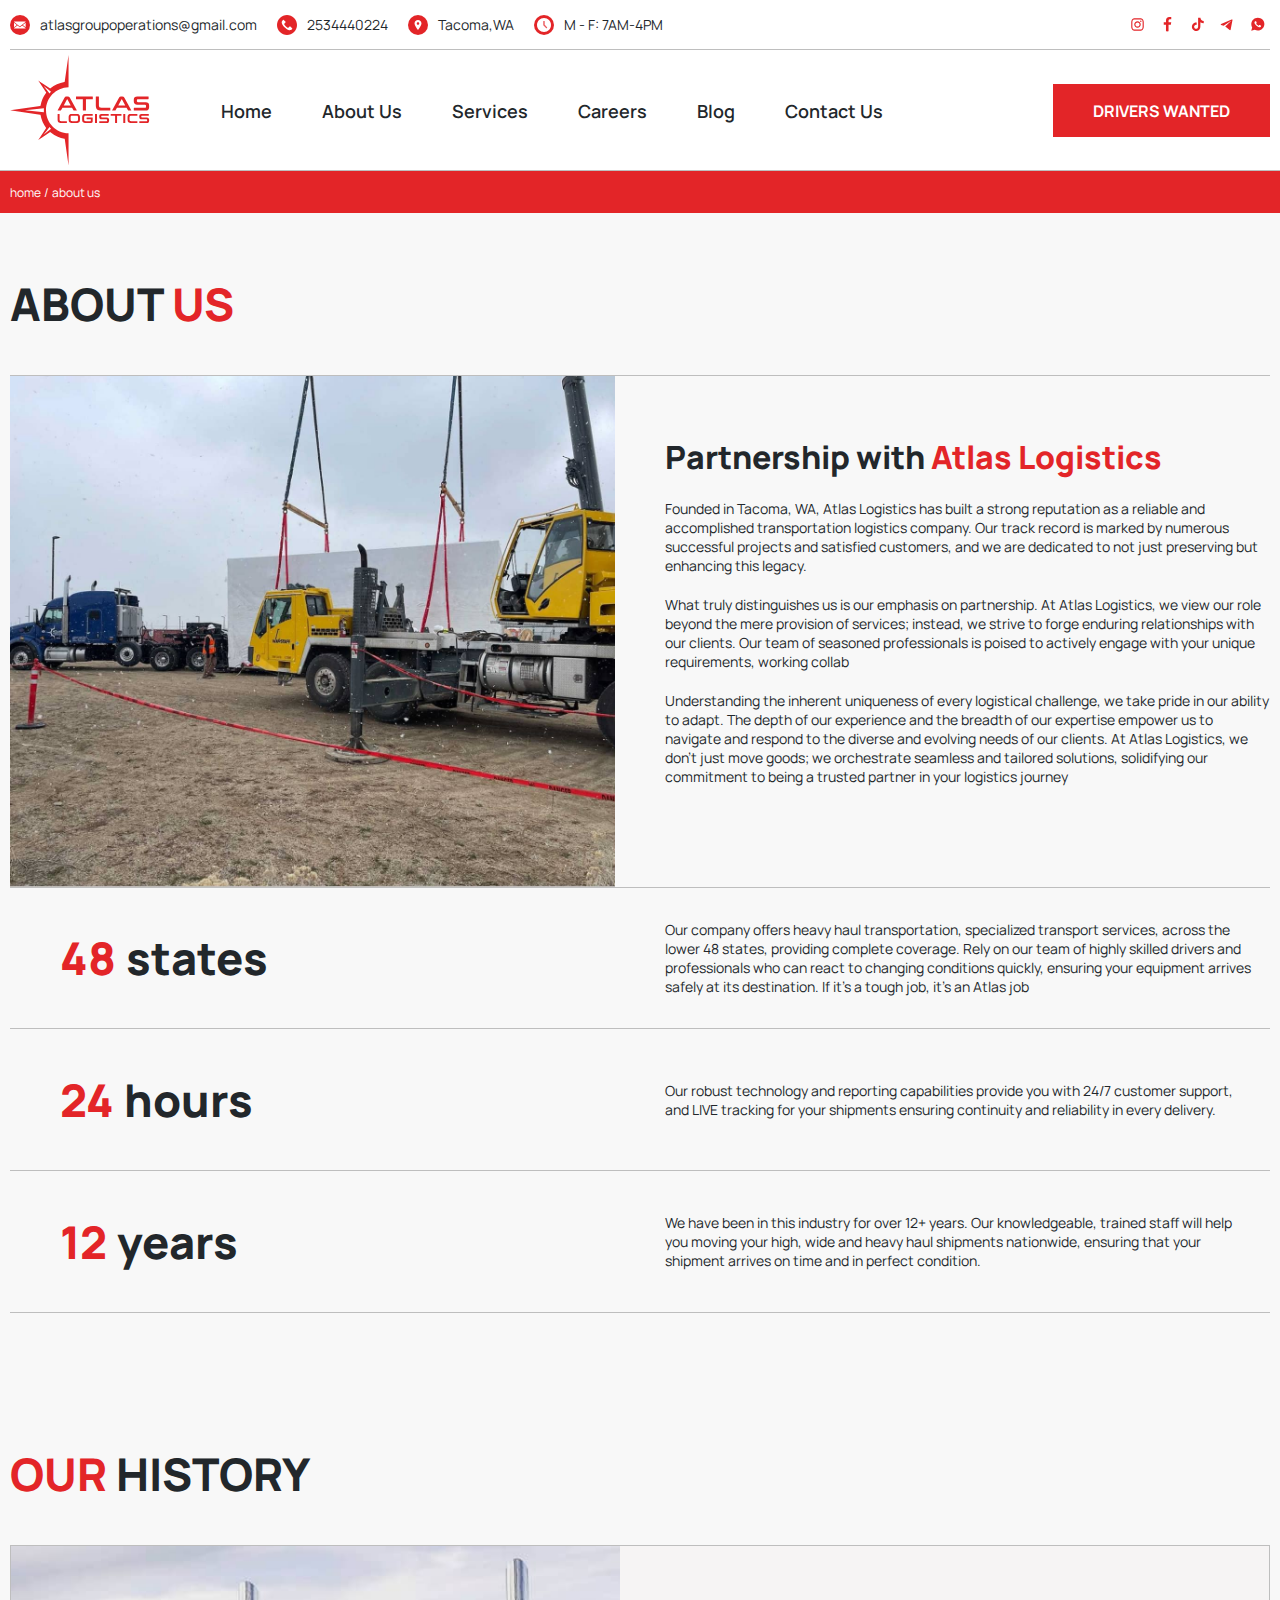
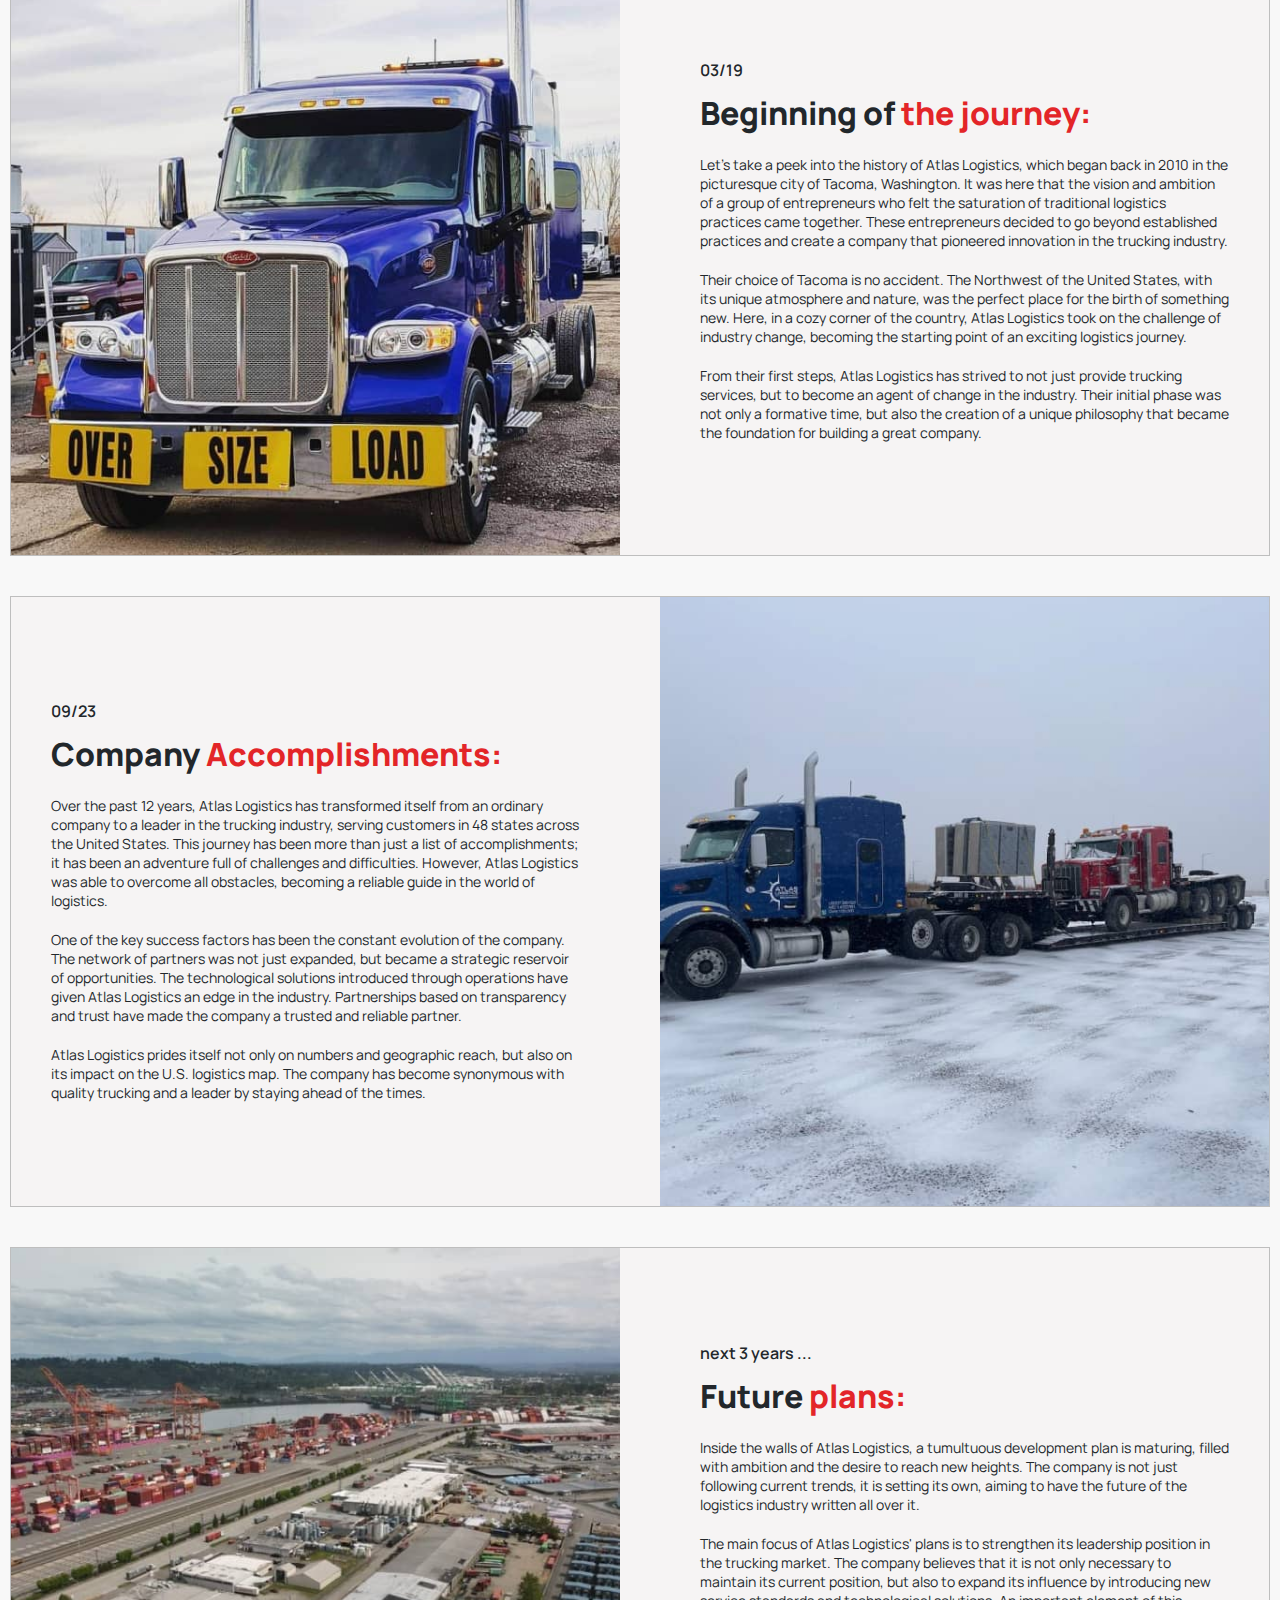
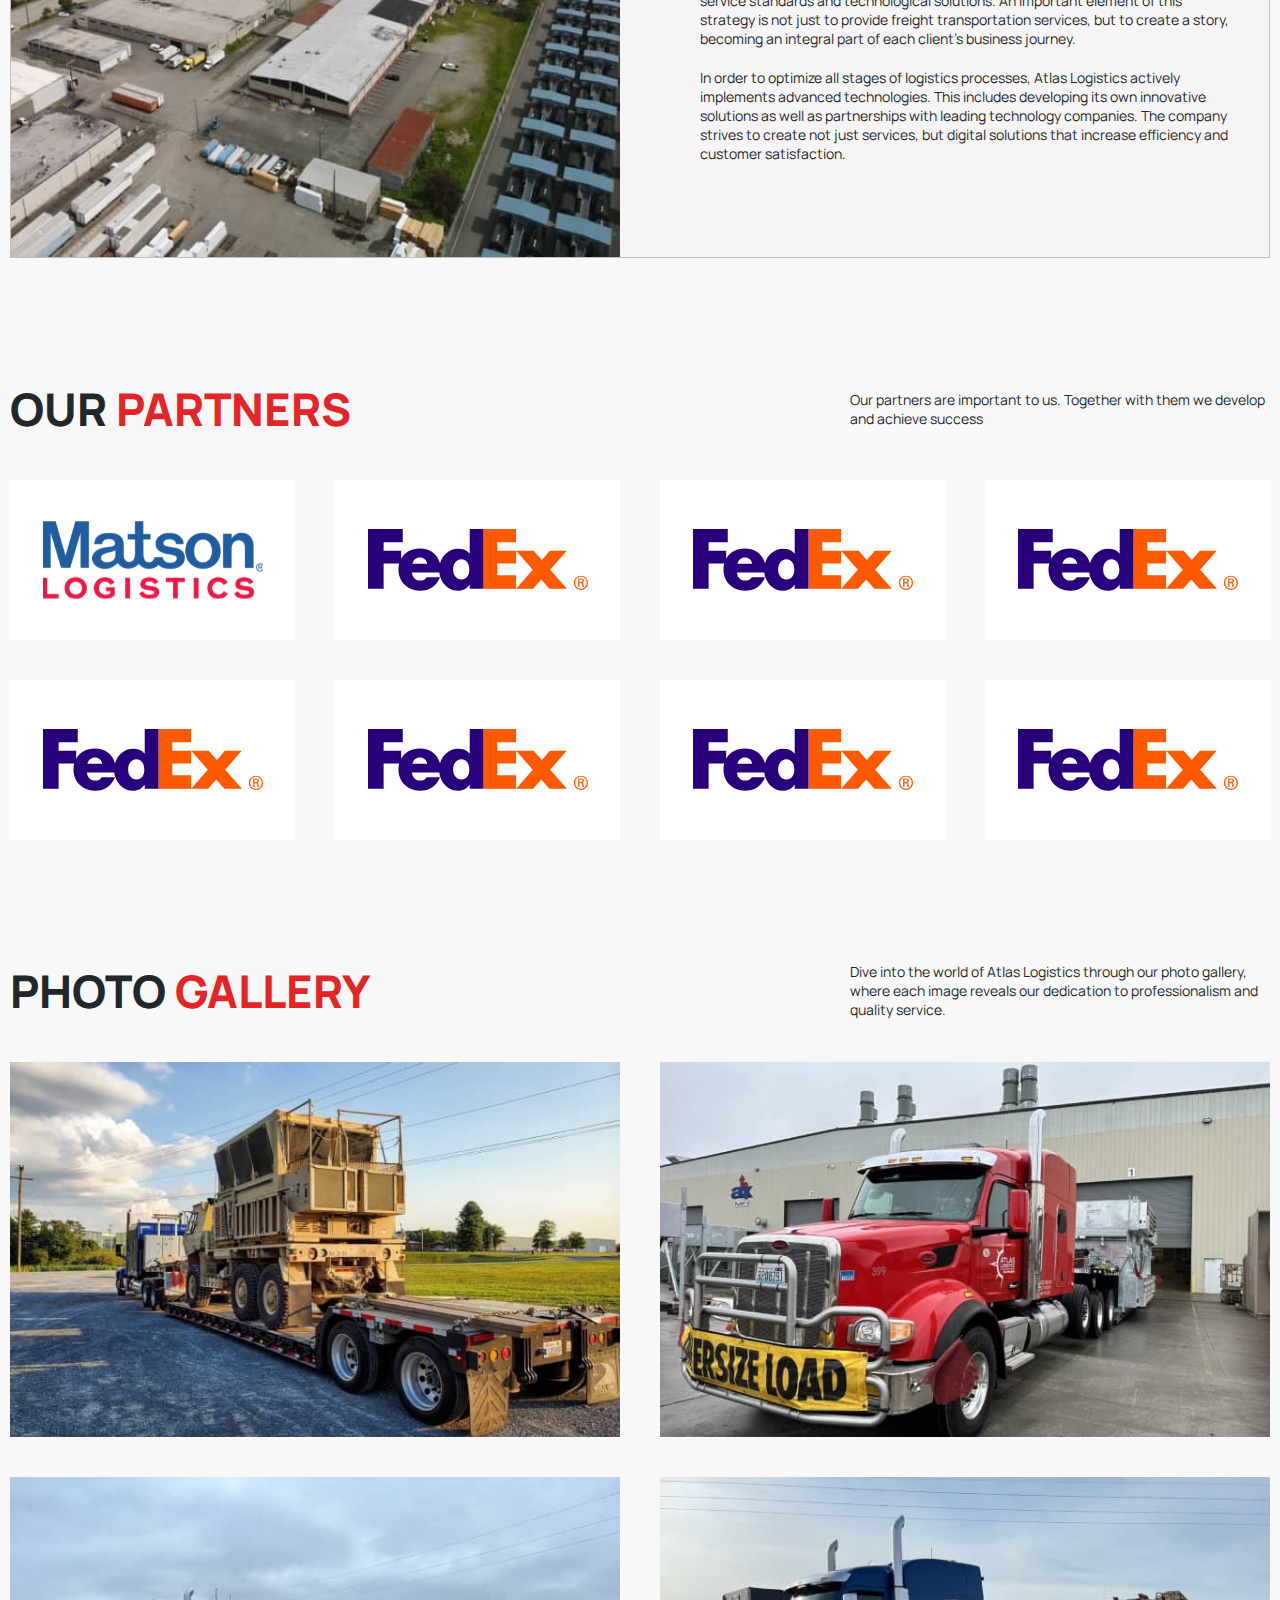
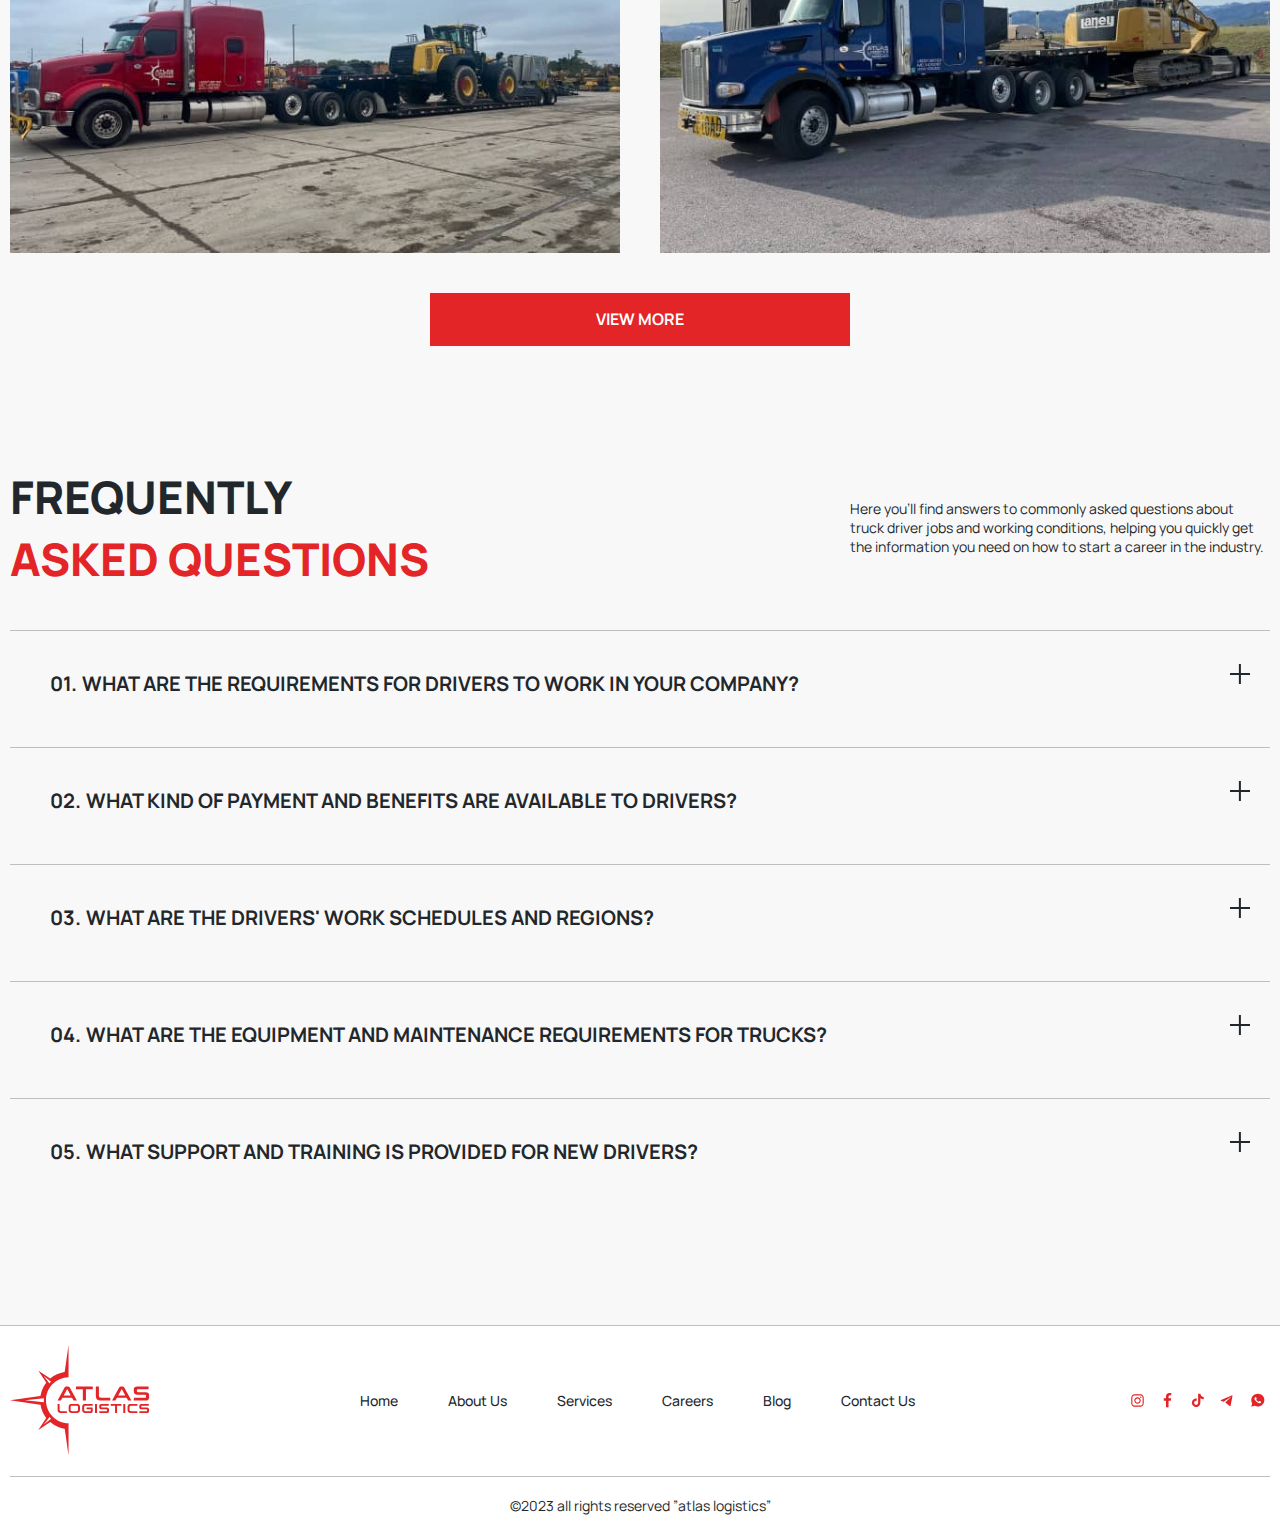
<file: about.html>
<!DOCTYPE html>
<html lang="en">
<head>
    <meta charset="UTF-8">
    <meta name="viewport" content="width=device-width, initial-scale=1.0">
    <title>Document</title>
    <link rel="stylesheet" href="https://cdn.jsdelivr.net/npm/swiper@11/swiper-bundle.min.css" />
    <link rel="stylesheet" href="./style/style.css">
</head>
<body>
    <header>
        <div class="container">
            <div class="header__wrapper">
                <div class="header__wrapper-top">
                    <div class="header__wrapper-top-contacts">
                     <a href="mailto:atlasgroupoperations@gmail.com"> <svg xmlns="http://www.w3.org/2000/svg" width="20" height="20" viewBox="0 0 20 20" fill="none">
                        <circle cx="10" cy="10" r="10" fill="#E32528"/>
                        <path d="M4.05159 12.1829L6.89653 9.99992L4.05159 7.8169C4.03415 7.80346 4.01695 7.78971 4 7.77566V12.2242C4.01694 12.2101 4.03414 12.1964 4.05159 12.1829ZM15.1937 12.725L12.2035 10.4305L9.8306 12.2513L7.45775 10.4305L4.46754 12.725C4.22099 12.9142 4.0586 13.1955 4.01332 13.4999H15.6479C15.6026 13.1955 15.4402 12.9142 15.1937 12.725ZM15.6096 7.8169L12.7647 9.99992L15.6096 12.183C15.6271 12.1964 15.6443 12.2102 15.6612 12.2242V7.77563C15.6443 7.78969 15.627 7.80345 15.6096 7.8169Z" fill="white"/>
                        <path d="M4.4675 7.2749L9.83058 11.3901L15.1936 7.2749C15.4402 7.08572 15.6026 6.80444 15.6479 6.5H4.01331C4.05861 6.80444 4.22098 7.08572 4.4675 7.2749Z" fill="white"/>
                        </svg> atlasgroupoperations@gmail.com</a>
                     <a href="tel:2534440224">
                        <svg xmlns="http://www.w3.org/2000/svg" width="20" height="20" viewBox="0 0 20 20" fill="none">
                            <path d="M17.07 2.92786C13.1642 -0.976781 6.83251 -0.975843 2.92786 2.93001C-0.976781 6.83586 -0.975843 13.1675 2.93001 17.0721C6.83587 20.9768 13.1675 20.9758 17.0721 17.07C18.0006 16.1413 18.737 15.0388 19.2394 13.8254C19.7417 12.6121 20.0002 11.3117 20 9.99848C19.9998 8.68526 19.7409 7.38494 19.2382 6.17176C18.7355 4.95859 17.9987 3.85631 17.07 2.92786ZM15.1446 13.9299L15.1433 13.9312V13.9279L14.6366 14.4312C14.3144 14.7575 13.9136 14.9951 13.4727 15.1212C13.0319 15.2474 12.566 15.2577 12.12 15.1512C11.2061 14.9066 10.3373 14.5172 9.54664 13.9979C8.81202 13.5284 8.13126 12.9795 7.51665 12.3612C6.95116 11.7998 6.44308 11.1835 5.99997 10.5212C5.51529 9.80864 5.13164 9.03237 4.85997 8.21453C4.70727 7.74347 4.68876 7.23918 4.80651 6.75819C4.92426 6.27719 5.17362 5.83848 5.52665 5.49122L6.11997 4.8979C6.28493 4.7322 6.55297 4.73161 6.71864 4.89657L6.71997 4.8979L8.59328 6.77122C8.75899 6.93618 8.75957 7.20422 8.59461 7.36989L8.59328 7.37122L7.49329 8.47121C7.17766 8.7834 7.13797 9.27949 7.39997 9.63789C7.79783 10.1839 8.23808 10.6977 8.71664 11.1746C9.2502 11.7104 9.83025 12.1979 10.45 12.6312C10.808 12.881 11.2935 12.8389 11.6033 12.5312L12.6666 11.4512C12.8316 11.2855 13.0996 11.285 13.2653 11.4499L13.2666 11.4512L15.1433 13.3312C15.309 13.4962 15.3096 13.7642 15.1446 13.9299Z" fill="#E32528"/>
                            </svg>
                            2534440224
                     </a>
                     <div><svg width="20" height="20" viewBox="0 0 20 20" fill="none" xmlns="http://www.w3.org/2000/svg">
                        <circle cx="10" cy="10" r="10" fill="#E32528"/>
                        <g clip-path="url(#clip0_154_1172)">
                        <path d="M9.99983 5C8.08636 5 6.52966 6.55692 6.52966 8.47045C6.52966 10.3124 9.67821 14.6158 9.81227 14.798L9.93739 14.9683C9.94457 14.9781 9.95397 14.9861 9.96482 14.9916C9.97567 14.9971 9.98766 15 9.99983 15C10.0121 15 10.0241 14.9972 10.035 14.9916C10.0459 14.9861 10.0554 14.9781 10.0627 14.9683L10.1877 14.798C10.3218 14.6158 13.4703 10.3124 13.4703 8.47045C13.4703 6.55692 11.9134 5 9.99983 5ZM9.99983 7.22734C10.6854 7.22734 11.2429 7.78487 11.2429 8.47045C11.2429 9.15567 10.6854 9.71355 9.99983 9.71355C9.31463 9.71355 8.75672 9.15567 8.75672 8.47045C8.75672 7.78487 9.31461 7.22734 9.99983 7.22734Z" fill="white"/>
                        </g>
                        <defs>
                        <clipPath id="clip0_154_1172">
                        <rect width="10" height="10" fill="white" transform="translate(5 5)"/>
                        </clipPath>
                        </defs>
                        </svg>
                        
                        Tacoma,WA</div>
                     <div>
                        <svg width="20" height="20" viewBox="0 0 20 20" fill="none" xmlns="http://www.w3.org/2000/svg">
                            <circle cx="10" cy="10" r="10" fill="#E32528"/>
                            <path d="M10 17C13.866 17 17 13.866 17 10C17 6.13401 13.866 3 10 3C6.13401 3 3 6.13401 3 10C3 13.866 6.13401 17 10 17Z" fill="white"/>
                            <path fill-rule="evenodd" clip-rule="evenodd" d="M9.9763 6.27043C10.0431 6.27043 10.1072 6.29698 10.1545 6.34424C10.2018 6.3915 10.2283 6.4556 10.2283 6.52244V9.93751L12.698 12.4075C12.7221 12.4308 12.7413 12.4586 12.7545 12.4894C12.7677 12.5201 12.7746 12.5532 12.7749 12.5866C12.7752 12.6201 12.7688 12.6533 12.7562 12.6842C12.7435 12.7152 12.7248 12.7434 12.7011 12.767C12.6775 12.7907 12.6493 12.8094 12.6184 12.8221C12.5874 12.8347 12.5542 12.8411 12.5207 12.8408C12.4873 12.8405 12.4542 12.8336 12.4235 12.8204C12.3927 12.8072 12.3649 12.788 12.3417 12.7639L9.72412 10.1463V6.52227C9.72412 6.45544 9.75067 6.39134 9.79793 6.34408C9.84519 6.29681 9.90929 6.27026 9.97613 6.27026L9.9763 6.27043Z" fill="#E32528"/>
                            <path fill-rule="evenodd" clip-rule="evenodd" d="M9.72412 6.52213L9.72412 10.1463L12.3417 12.7639C12.3649 12.788 12.3927 12.8072 12.4235 12.8204C12.4542 12.8336 12.4873 12.8405 12.5207 12.8408C12.5542 12.8411 12.5874 12.8347 12.6184 12.8221C12.6493 12.8094 12.6775 12.7907 12.7011 12.767C12.7248 12.7434 12.7435 12.7152 12.7562 12.6842C12.7688 12.6533 12.7752 12.6201 12.7749 12.5866C12.7746 12.5532 12.7677 12.5201 12.7545 12.4893C12.7413 12.4586 12.7221 12.4308 12.698 12.4075L10.2283 9.93751V6.52244C10.2283 6.4556 10.2018 6.3915 10.1545 6.34424C10.1072 6.29698 10.0431 6.27043 9.9763 6.27043C9.90946 6.27043 9.84519 6.29681 9.79793 6.34407C9.75078 6.39122 9.72425 6.45546 9.72412 6.52213ZM10.1626 5.9166L10.1345 5.88843H9.97613C9.80802 5.88843 9.6468 5.95521 9.52793 6.07408C9.40906 6.19295 9.34229 6.35417 9.34229 6.52227V10.3045L12.0699 13.0321C12.1278 13.0912 12.1967 13.1385 12.2728 13.1712C12.3501 13.2044 12.4333 13.2219 12.5174 13.2226C12.6016 13.2234 12.685 13.2073 12.7629 13.1755C12.8408 13.1436 12.9116 13.0965 12.9711 13.037C13.0306 12.9775 13.0777 12.9067 13.1096 12.8288C13.1414 12.7509 13.1575 12.6675 13.1568 12.5833C13.156 12.4991 13.1385 12.416 13.1053 12.3386C13.0726 12.2626 13.0254 12.1936 12.9662 12.1357L10.6101 9.77937V6.52244C10.6101 6.35433 10.5434 6.19311 10.4245 6.07424C10.3507 6.00045 10.2606 5.94673 10.1626 5.9166Z" fill="#E32528"/>
                            </svg>
                            
                            
                        M - F: 7AM-4PM</div>   
                    </div>
                    <div class="header__wrapper-top-social">
                        <a href="">
                            <svg width="25" height="25" viewBox="0 0 25 25" fill="none" xmlns="http://www.w3.org/2000/svg">
                                <rect width="25" height="25" fill="white"/>
                                <path d="M12.5 7.37952C14.1566 7.37952 14.3825 7.37952 15.0602 7.37952C15.6627 7.37952 15.9639 7.53012 16.1898 7.60542C16.491 7.75602 16.7169 7.83133 16.9428 8.05723C17.1687 8.28313 17.3193 8.50904 17.3946 8.81024C17.4699 9.03615 17.5452 9.33735 17.6205 9.93976C17.6205 10.6175 17.6205 10.7681 17.6205 12.5C17.6205 14.2319 17.6205 14.3825 17.6205 15.0602C17.6205 15.6627 17.4699 15.9639 17.3946 16.1898C17.244 16.491 17.1687 16.7169 16.9428 16.9428C16.7169 17.1687 16.491 17.3193 16.1898 17.3946C15.9639 17.4699 15.6627 17.5452 15.0602 17.6205C14.3825 17.6205 14.2319 17.6205 12.5 17.6205C10.7681 17.6205 10.6175 17.6205 9.93976 17.6205C9.33735 17.6205 9.03615 17.4699 8.81024 17.3946C8.50904 17.244 8.28313 17.1687 8.05723 16.9428C7.83133 16.7169 7.68072 16.491 7.60542 16.1898C7.53012 15.9639 7.45482 15.6627 7.37952 15.0602C7.37952 14.3825 7.37952 14.2319 7.37952 12.5C7.37952 10.7681 7.37952 10.6175 7.37952 9.93976C7.37952 9.33735 7.53012 9.03615 7.60542 8.81024C7.75602 8.50904 7.83133 8.28313 8.05723 8.05723C8.28313 7.83133 8.50904 7.68072 8.81024 7.60542C9.03615 7.53012 9.33735 7.45482 9.93976 7.37952C10.6175 7.37952 10.8434 7.37952 12.5 7.37952ZM12.5 6.25C10.7681 6.25 10.6175 6.25 9.93976 6.25C9.26205 6.25 8.81024 6.4006 8.43374 6.55121C8.05723 6.70181 7.68072 6.92771 7.30422 7.30422C6.92771 7.68072 6.77711 7.98193 6.55121 8.43374C6.4006 8.81024 6.3253 9.26205 6.25 9.93976C6.25 10.6175 6.25 10.8434 6.25 12.5C6.25 14.2319 6.25 14.3825 6.25 15.0602C6.25 15.738 6.4006 16.1898 6.55121 16.5663C6.70181 16.9428 6.92771 17.3193 7.30422 17.6958C7.68072 18.0723 7.98193 18.2229 8.43374 18.4488C8.81024 18.5994 9.26205 18.6747 9.93976 18.75C10.6175 18.75 10.8434 18.75 12.5 18.75C14.1566 18.75 14.3825 18.75 15.0602 18.75C15.738 18.75 16.1898 18.5994 16.5663 18.4488C16.9428 18.2982 17.3193 18.0723 17.6958 17.6958C18.0723 17.3193 18.2229 17.0181 18.4488 16.5663C18.5994 16.1898 18.6747 15.738 18.75 15.0602C18.75 14.3825 18.75 14.1566 18.75 12.5C18.75 10.8434 18.75 10.6175 18.75 9.93976C18.75 9.26205 18.5994 8.81024 18.4488 8.43374C18.2982 8.05723 18.0723 7.68072 17.6958 7.30422C17.3193 6.92771 17.0181 6.77711 16.5663 6.55121C16.1898 6.4006 15.738 6.3253 15.0602 6.25C14.3825 6.25 14.2319 6.25 12.5 6.25Z" fill="#E32528"/>
                                <path d="M12.5 9.26205C10.6928 9.26205 9.26205 10.6928 9.26205 12.5C9.26205 14.3072 10.6928 15.738 12.5 15.738C14.3072 15.738 15.738 14.3072 15.738 12.5C15.738 10.6928 14.3072 9.26205 12.5 9.26205ZM12.5 14.6084C11.3705 14.6084 10.3916 13.7048 10.3916 12.5C10.3916 11.3705 11.2952 10.3916 12.5 10.3916C13.6295 10.3916 14.6084 11.2952 14.6084 12.5C14.6084 13.6295 13.6295 14.6084 12.5 14.6084Z" fill="#E32528"/>
                                <path d="M15.8133 9.93976C16.2291 9.93976 16.5663 9.60262 16.5663 9.18675C16.5663 8.77087 16.2291 8.43374 15.8133 8.43374C15.3974 8.43374 15.0602 8.77087 15.0602 9.18675C15.0602 9.60262 15.3974 9.93976 15.8133 9.93976Z" fill="#E32528"/>
                                </svg>
                                
                        </a>
                        <a href="">
                            <svg width="25" height="25" viewBox="0 0 25 25" fill="none" xmlns="http://www.w3.org/2000/svg">
                                <rect width="25" height="25" fill="white"/>
                                <path d="M13.5357 12.728H15.862L16.2273 10.3503H13.5352V9.05084C13.5352 8.06312 13.856 7.18726 14.7743 7.18726H16.25V5.11234C15.9907 5.07711 15.4424 5 14.4062 5C12.2426 5 10.9742 6.14956 10.9742 8.76856V10.3503H8.75V12.728H10.9742V19.2631C11.4146 19.3298 11.8608 19.375 12.3188 19.375C12.7328 19.375 13.1368 19.3369 13.5357 19.2827V12.728Z" fill="#E32528"/>
                                </svg>
                                
                                
                        </a>
                        <a href="">
                            <svg width="25" height="25" viewBox="0 0 25 25" fill="none" xmlns="http://www.w3.org/2000/svg">
                                <rect width="25" height="25" fill="white"/>
                                <path d="M18.7351 8.90852C17.8643 8.90849 17.0292 8.56254 16.4134 7.94677C15.7977 7.331 15.4518 6.49585 15.4518 5.62503H13.1059V14.8109C13.1055 15.2297 12.9733 15.6377 12.728 15.9772C12.4827 16.3167 12.1368 16.5703 11.7393 16.7022C11.3418 16.834 10.9128 16.8375 10.5133 16.7119C10.1137 16.5864 9.76381 16.3383 9.51312 16.0028C9.26244 15.6674 9.12371 15.2615 9.11659 14.8427C9.10947 14.424 9.23432 14.0136 9.47346 13.6698C9.71259 13.326 10.0539 13.0661 10.4489 12.9271C10.844 12.7881 11.2728 12.7769 11.6745 12.8952V10.6149C10.8207 10.4997 9.95213 10.6478 9.18471 11.0393C8.41728 11.4309 7.78757 12.0472 7.37965 12.806C6.97174 13.5649 6.80503 14.4301 6.90179 15.2862C6.99856 16.1422 7.35419 16.9484 7.9212 17.597C8.4882 18.2457 9.2396 18.7059 10.0751 18.9163C10.9105 19.1266 11.7903 19.0771 12.5968 18.7743C13.4034 18.4715 14.0984 17.9298 14.589 17.2216C15.0796 16.5134 15.3425 15.6724 15.3425 14.8109L15.4109 10.1677C16.3748 10.8753 17.5397 11.256 18.7354 11.2542L18.7351 8.90852Z" fill="#E32528"/>
                                </svg>
                                
                                
                        </a>
                        <a href="">
                            <svg width="25" height="25" viewBox="0 0 25 25" fill="none" xmlns="http://www.w3.org/2000/svg">
                                <rect width="25" height="25" fill="white"/>
                                <path d="M17.5 7.87639L15.6216 17.6827C15.6216 17.6827 15.3588 18.3626 14.6368 18.0365L10.3029 14.5954L10.2828 14.5852C10.8682 14.0409 15.4077 9.81416 15.6062 9.62258C15.9133 9.32585 15.7226 9.14921 15.366 9.37335L8.6605 13.7831L6.07352 12.8817C6.07352 12.8817 5.66641 12.7318 5.62725 12.4057C5.58756 12.0791 6.08692 11.9024 6.08692 11.9024L16.6332 7.61809C16.6332 7.61809 17.5 7.22371 17.5 7.87639Z" fill="#E32528"/>
                                </svg>
                                
                        </a>
                        <a href="">
                            <svg width="25" height="25" viewBox="0 0 25 25" fill="none" xmlns="http://www.w3.org/2000/svg">
                                <rect width="25" height="25" fill="white"/>
                                <path d="M17.4543 7.53906C16.2195 6.30859 14.5732 5.625 12.8354 5.625C9.22256 5.625 6.29573 8.54167 6.29573 12.1419C6.29573 13.2812 6.61585 14.4206 7.16463 15.3776L6.25 18.75L9.72561 17.8385C10.686 18.3398 11.7378 18.6133 12.8354 18.6133C16.4482 18.6133 19.375 15.6966 19.375 12.0964C19.3293 10.4102 18.689 8.76953 17.4543 7.53906ZM15.9909 14.4661C15.8537 14.8307 15.2134 15.1953 14.8933 15.2409C14.6189 15.2865 14.253 15.2865 13.8872 15.1953C13.6585 15.1042 13.3384 15.013 12.9726 14.8307C11.3262 14.1471 10.2744 12.5065 10.1829 12.3698C10.0915 12.2786 9.49695 11.5039 9.49695 10.6836C9.49695 9.86328 9.90854 9.4987 10.0457 9.31641C10.1829 9.13411 10.3659 9.13411 10.503 9.13411C10.5945 9.13411 10.7317 9.13411 10.8232 9.13411C10.9146 9.13411 11.0518 9.08854 11.189 9.40755C11.3262 9.72656 11.6463 10.5469 11.6921 10.5924C11.7378 10.6836 11.7378 10.7747 11.6921 10.8659C11.6463 10.957 11.6006 11.0482 11.5091 11.1393C11.4177 11.2305 11.3262 11.3672 11.2805 11.4128C11.189 11.5039 11.0976 11.5951 11.189 11.7318C11.2805 11.9141 11.6006 12.4154 12.1037 12.8711C12.7439 13.418 13.247 13.6003 13.4299 13.6914C13.6128 13.7826 13.7043 13.737 13.7957 13.6458C13.8872 13.5547 14.2073 13.1901 14.2988 13.0078C14.3902 12.8255 14.5274 12.8711 14.6646 12.9167C14.8018 12.9622 15.625 13.3724 15.7622 13.4635C15.9451 13.5547 16.0366 13.6003 16.0823 13.6458C16.128 13.7826 16.128 14.1016 15.9909 14.4661Z" fill="#E32528"/>
                                </svg>
                                
                        </a>
                    
                </div>
                </div>
                <div class="header__wrapper-bottom">
                   <img src="./images/logo.svg" alt="Atlas Logistics">
                   <nav class="nav">
                    <ul>
                        
                        <li><a href="#">Home</a></li>
                        <li><a href="./about.html">About us</a></li>
                        <li><a href="./services.html">Services</a></li>
                        <li><a href="./careers.html">Careers</a></li>
                        <li><a href="./blog.html">Blog</a></li>
                        <li><a href="./contact.html">Contact us</a></li>
                        <li><a href="" class="btn">Drivers Wanted</a></li>
                        <li>
                            <div class="header__wrapper-top">
                                <div class="header__wrapper-top-contacts">
                                 <a href="mailto:atlasgroupoperations@gmail.com"> <svg xmlns="http://www.w3.org/2000/svg" width="20" height="20" viewBox="0 0 20 20" fill="none">
                                    <circle cx="10" cy="10" r="10" fill="#E32528"/>
                                    <path d="M4.05159 12.1829L6.89653 9.99992L4.05159 7.8169C4.03415 7.80346 4.01695 7.78971 4 7.77566V12.2242C4.01694 12.2101 4.03414 12.1964 4.05159 12.1829ZM15.1937 12.725L12.2035 10.4305L9.8306 12.2513L7.45775 10.4305L4.46754 12.725C4.22099 12.9142 4.0586 13.1955 4.01332 13.4999H15.6479C15.6026 13.1955 15.4402 12.9142 15.1937 12.725ZM15.6096 7.8169L12.7647 9.99992L15.6096 12.183C15.6271 12.1964 15.6443 12.2102 15.6612 12.2242V7.77563C15.6443 7.78969 15.627 7.80345 15.6096 7.8169Z" fill="white"/>
                                    <path d="M4.4675 7.2749L9.83058 11.3901L15.1936 7.2749C15.4402 7.08572 15.6026 6.80444 15.6479 6.5H4.01331C4.05861 6.80444 4.22098 7.08572 4.4675 7.2749Z" fill="white"/>
                                    </svg> atlasgroupoperations@gmail.com</a>
                                 <a href="tel:2534440224">
                                    <svg xmlns="http://www.w3.org/2000/svg" width="20" height="20" viewBox="0 0 20 20" fill="none">
                                        <path d="M17.07 2.92786C13.1642 -0.976781 6.83251 -0.975843 2.92786 2.93001C-0.976781 6.83586 -0.975843 13.1675 2.93001 17.0721C6.83587 20.9768 13.1675 20.9758 17.0721 17.07C18.0006 16.1413 18.737 15.0388 19.2394 13.8254C19.7417 12.6121 20.0002 11.3117 20 9.99848C19.9998 8.68526 19.7409 7.38494 19.2382 6.17176C18.7355 4.95859 17.9987 3.85631 17.07 2.92786ZM15.1446 13.9299L15.1433 13.9312V13.9279L14.6366 14.4312C14.3144 14.7575 13.9136 14.9951 13.4727 15.1212C13.0319 15.2474 12.566 15.2577 12.12 15.1512C11.2061 14.9066 10.3373 14.5172 9.54664 13.9979C8.81202 13.5284 8.13126 12.9795 7.51665 12.3612C6.95116 11.7998 6.44308 11.1835 5.99997 10.5212C5.51529 9.80864 5.13164 9.03237 4.85997 8.21453C4.70727 7.74347 4.68876 7.23918 4.80651 6.75819C4.92426 6.27719 5.17362 5.83848 5.52665 5.49122L6.11997 4.8979C6.28493 4.7322 6.55297 4.73161 6.71864 4.89657L6.71997 4.8979L8.59328 6.77122C8.75899 6.93618 8.75957 7.20422 8.59461 7.36989L8.59328 7.37122L7.49329 8.47121C7.17766 8.7834 7.13797 9.27949 7.39997 9.63789C7.79783 10.1839 8.23808 10.6977 8.71664 11.1746C9.2502 11.7104 9.83025 12.1979 10.45 12.6312C10.808 12.881 11.2935 12.8389 11.6033 12.5312L12.6666 11.4512C12.8316 11.2855 13.0996 11.285 13.2653 11.4499L13.2666 11.4512L15.1433 13.3312C15.309 13.4962 15.3096 13.7642 15.1446 13.9299Z" fill="#E32528"/>
                                        </svg>
                                        2534440224
                                 </a>
                                 <div><svg width="20" height="20" viewBox="0 0 20 20" fill="none" xmlns="http://www.w3.org/2000/svg">
                                    <circle cx="10" cy="10" r="10" fill="#E32528"/>
                                    <g clip-path="url(#clip0_154_1172)">
                                    <path d="M9.99983 5C8.08636 5 6.52966 6.55692 6.52966 8.47045C6.52966 10.3124 9.67821 14.6158 9.81227 14.798L9.93739 14.9683C9.94457 14.9781 9.95397 14.9861 9.96482 14.9916C9.97567 14.9971 9.98766 15 9.99983 15C10.0121 15 10.0241 14.9972 10.035 14.9916C10.0459 14.9861 10.0554 14.9781 10.0627 14.9683L10.1877 14.798C10.3218 14.6158 13.4703 10.3124 13.4703 8.47045C13.4703 6.55692 11.9134 5 9.99983 5ZM9.99983 7.22734C10.6854 7.22734 11.2429 7.78487 11.2429 8.47045C11.2429 9.15567 10.6854 9.71355 9.99983 9.71355C9.31463 9.71355 8.75672 9.15567 8.75672 8.47045C8.75672 7.78487 9.31461 7.22734 9.99983 7.22734Z" fill="white"/>
                                    </g>
                                    <defs>
                                    <clipPath id="clip0_154_1172">
                                    <rect width="10" height="10" fill="white" transform="translate(5 5)"/>
                                    </clipPath>
                                    </defs>
                                    </svg>
                                    
                                    Tacoma,WA</div>
                                 <div>
                                    <svg width="20" height="20" viewBox="0 0 20 20" fill="none" xmlns="http://www.w3.org/2000/svg">
                                        <circle cx="10" cy="10" r="10" fill="#E32528"/>
                                        <path d="M10 17C13.866 17 17 13.866 17 10C17 6.13401 13.866 3 10 3C6.13401 3 3 6.13401 3 10C3 13.866 6.13401 17 10 17Z" fill="white"/>
                                        <path fill-rule="evenodd" clip-rule="evenodd" d="M9.9763 6.27043C10.0431 6.27043 10.1072 6.29698 10.1545 6.34424C10.2018 6.3915 10.2283 6.4556 10.2283 6.52244V9.93751L12.698 12.4075C12.7221 12.4308 12.7413 12.4586 12.7545 12.4894C12.7677 12.5201 12.7746 12.5532 12.7749 12.5866C12.7752 12.6201 12.7688 12.6533 12.7562 12.6842C12.7435 12.7152 12.7248 12.7434 12.7011 12.767C12.6775 12.7907 12.6493 12.8094 12.6184 12.8221C12.5874 12.8347 12.5542 12.8411 12.5207 12.8408C12.4873 12.8405 12.4542 12.8336 12.4235 12.8204C12.3927 12.8072 12.3649 12.788 12.3417 12.7639L9.72412 10.1463V6.52227C9.72412 6.45544 9.75067 6.39134 9.79793 6.34408C9.84519 6.29681 9.90929 6.27026 9.97613 6.27026L9.9763 6.27043Z" fill="#E32528"/>
                                        <path fill-rule="evenodd" clip-rule="evenodd" d="M9.72412 6.52213L9.72412 10.1463L12.3417 12.7639C12.3649 12.788 12.3927 12.8072 12.4235 12.8204C12.4542 12.8336 12.4873 12.8405 12.5207 12.8408C12.5542 12.8411 12.5874 12.8347 12.6184 12.8221C12.6493 12.8094 12.6775 12.7907 12.7011 12.767C12.7248 12.7434 12.7435 12.7152 12.7562 12.6842C12.7688 12.6533 12.7752 12.6201 12.7749 12.5866C12.7746 12.5532 12.7677 12.5201 12.7545 12.4893C12.7413 12.4586 12.7221 12.4308 12.698 12.4075L10.2283 9.93751V6.52244C10.2283 6.4556 10.2018 6.3915 10.1545 6.34424C10.1072 6.29698 10.0431 6.27043 9.9763 6.27043C9.90946 6.27043 9.84519 6.29681 9.79793 6.34407C9.75078 6.39122 9.72425 6.45546 9.72412 6.52213ZM10.1626 5.9166L10.1345 5.88843H9.97613C9.80802 5.88843 9.6468 5.95521 9.52793 6.07408C9.40906 6.19295 9.34229 6.35417 9.34229 6.52227V10.3045L12.0699 13.0321C12.1278 13.0912 12.1967 13.1385 12.2728 13.1712C12.3501 13.2044 12.4333 13.2219 12.5174 13.2226C12.6016 13.2234 12.685 13.2073 12.7629 13.1755C12.8408 13.1436 12.9116 13.0965 12.9711 13.037C13.0306 12.9775 13.0777 12.9067 13.1096 12.8288C13.1414 12.7509 13.1575 12.6675 13.1568 12.5833C13.156 12.4991 13.1385 12.416 13.1053 12.3386C13.0726 12.2626 13.0254 12.1936 12.9662 12.1357L10.6101 9.77937V6.52244C10.6101 6.35433 10.5434 6.19311 10.4245 6.07424C10.3507 6.00045 10.2606 5.94673 10.1626 5.9166Z" fill="#E32528"/>
                                        </svg>
                                        
                                        
                                    M - F: 7AM-4PM</div>   
                                </div>
                                <div class="header__wrapper-top-social">
                                    <a href="">
                                        <svg width="25" height="25" viewBox="0 0 25 25" fill="none" xmlns="http://www.w3.org/2000/svg">
                                            <rect width="25" height="25" fill="white"/>
                                            <path d="M12.5 7.37952C14.1566 7.37952 14.3825 7.37952 15.0602 7.37952C15.6627 7.37952 15.9639 7.53012 16.1898 7.60542C16.491 7.75602 16.7169 7.83133 16.9428 8.05723C17.1687 8.28313 17.3193 8.50904 17.3946 8.81024C17.4699 9.03615 17.5452 9.33735 17.6205 9.93976C17.6205 10.6175 17.6205 10.7681 17.6205 12.5C17.6205 14.2319 17.6205 14.3825 17.6205 15.0602C17.6205 15.6627 17.4699 15.9639 17.3946 16.1898C17.244 16.491 17.1687 16.7169 16.9428 16.9428C16.7169 17.1687 16.491 17.3193 16.1898 17.3946C15.9639 17.4699 15.6627 17.5452 15.0602 17.6205C14.3825 17.6205 14.2319 17.6205 12.5 17.6205C10.7681 17.6205 10.6175 17.6205 9.93976 17.6205C9.33735 17.6205 9.03615 17.4699 8.81024 17.3946C8.50904 17.244 8.28313 17.1687 8.05723 16.9428C7.83133 16.7169 7.68072 16.491 7.60542 16.1898C7.53012 15.9639 7.45482 15.6627 7.37952 15.0602C7.37952 14.3825 7.37952 14.2319 7.37952 12.5C7.37952 10.7681 7.37952 10.6175 7.37952 9.93976C7.37952 9.33735 7.53012 9.03615 7.60542 8.81024C7.75602 8.50904 7.83133 8.28313 8.05723 8.05723C8.28313 7.83133 8.50904 7.68072 8.81024 7.60542C9.03615 7.53012 9.33735 7.45482 9.93976 7.37952C10.6175 7.37952 10.8434 7.37952 12.5 7.37952ZM12.5 6.25C10.7681 6.25 10.6175 6.25 9.93976 6.25C9.26205 6.25 8.81024 6.4006 8.43374 6.55121C8.05723 6.70181 7.68072 6.92771 7.30422 7.30422C6.92771 7.68072 6.77711 7.98193 6.55121 8.43374C6.4006 8.81024 6.3253 9.26205 6.25 9.93976C6.25 10.6175 6.25 10.8434 6.25 12.5C6.25 14.2319 6.25 14.3825 6.25 15.0602C6.25 15.738 6.4006 16.1898 6.55121 16.5663C6.70181 16.9428 6.92771 17.3193 7.30422 17.6958C7.68072 18.0723 7.98193 18.2229 8.43374 18.4488C8.81024 18.5994 9.26205 18.6747 9.93976 18.75C10.6175 18.75 10.8434 18.75 12.5 18.75C14.1566 18.75 14.3825 18.75 15.0602 18.75C15.738 18.75 16.1898 18.5994 16.5663 18.4488C16.9428 18.2982 17.3193 18.0723 17.6958 17.6958C18.0723 17.3193 18.2229 17.0181 18.4488 16.5663C18.5994 16.1898 18.6747 15.738 18.75 15.0602C18.75 14.3825 18.75 14.1566 18.75 12.5C18.75 10.8434 18.75 10.6175 18.75 9.93976C18.75 9.26205 18.5994 8.81024 18.4488 8.43374C18.2982 8.05723 18.0723 7.68072 17.6958 7.30422C17.3193 6.92771 17.0181 6.77711 16.5663 6.55121C16.1898 6.4006 15.738 6.3253 15.0602 6.25C14.3825 6.25 14.2319 6.25 12.5 6.25Z" fill="#E32528"/>
                                            <path d="M12.5 9.26205C10.6928 9.26205 9.26205 10.6928 9.26205 12.5C9.26205 14.3072 10.6928 15.738 12.5 15.738C14.3072 15.738 15.738 14.3072 15.738 12.5C15.738 10.6928 14.3072 9.26205 12.5 9.26205ZM12.5 14.6084C11.3705 14.6084 10.3916 13.7048 10.3916 12.5C10.3916 11.3705 11.2952 10.3916 12.5 10.3916C13.6295 10.3916 14.6084 11.2952 14.6084 12.5C14.6084 13.6295 13.6295 14.6084 12.5 14.6084Z" fill="#E32528"/>
                                            <path d="M15.8133 9.93976C16.2291 9.93976 16.5663 9.60262 16.5663 9.18675C16.5663 8.77087 16.2291 8.43374 15.8133 8.43374C15.3974 8.43374 15.0602 8.77087 15.0602 9.18675C15.0602 9.60262 15.3974 9.93976 15.8133 9.93976Z" fill="#E32528"/>
                                            </svg>
                                            
                                    </a>
                                    <a href="">
                                        <svg width="25" height="25" viewBox="0 0 25 25" fill="none" xmlns="http://www.w3.org/2000/svg">
                                            <rect width="25" height="25" fill="white"/>
                                            <path d="M13.5357 12.728H15.862L16.2273 10.3503H13.5352V9.05084C13.5352 8.06312 13.856 7.18726 14.7743 7.18726H16.25V5.11234C15.9907 5.07711 15.4424 5 14.4062 5C12.2426 5 10.9742 6.14956 10.9742 8.76856V10.3503H8.75V12.728H10.9742V19.2631C11.4146 19.3298 11.8608 19.375 12.3188 19.375C12.7328 19.375 13.1368 19.3369 13.5357 19.2827V12.728Z" fill="#E32528"/>
                                            </svg>
                                            
                                            
                                    </a>
                                    <a href="">
                                        <svg width="25" height="25" viewBox="0 0 25 25" fill="none" xmlns="http://www.w3.org/2000/svg">
                                            <rect width="25" height="25" fill="white"/>
                                            <path d="M18.7351 8.90852C17.8643 8.90849 17.0292 8.56254 16.4134 7.94677C15.7977 7.331 15.4518 6.49585 15.4518 5.62503H13.1059V14.8109C13.1055 15.2297 12.9733 15.6377 12.728 15.9772C12.4827 16.3167 12.1368 16.5703 11.7393 16.7022C11.3418 16.834 10.9128 16.8375 10.5133 16.7119C10.1137 16.5864 9.76381 16.3383 9.51312 16.0028C9.26244 15.6674 9.12371 15.2615 9.11659 14.8427C9.10947 14.424 9.23432 14.0136 9.47346 13.6698C9.71259 13.326 10.0539 13.0661 10.4489 12.9271C10.844 12.7881 11.2728 12.7769 11.6745 12.8952V10.6149C10.8207 10.4997 9.95213 10.6478 9.18471 11.0393C8.41728 11.4309 7.78757 12.0472 7.37965 12.806C6.97174 13.5649 6.80503 14.4301 6.90179 15.2862C6.99856 16.1422 7.35419 16.9484 7.9212 17.597C8.4882 18.2457 9.2396 18.7059 10.0751 18.9163C10.9105 19.1266 11.7903 19.0771 12.5968 18.7743C13.4034 18.4715 14.0984 17.9298 14.589 17.2216C15.0796 16.5134 15.3425 15.6724 15.3425 14.8109L15.4109 10.1677C16.3748 10.8753 17.5397 11.256 18.7354 11.2542L18.7351 8.90852Z" fill="#E32528"/>
                                            </svg>
                                            
                                            
                                    </a>
                                    <a href="">
                                        <svg width="25" height="25" viewBox="0 0 25 25" fill="none" xmlns="http://www.w3.org/2000/svg">
                                            <rect width="25" height="25" fill="white"/>
                                            <path d="M17.5 7.87639L15.6216 17.6827C15.6216 17.6827 15.3588 18.3626 14.6368 18.0365L10.3029 14.5954L10.2828 14.5852C10.8682 14.0409 15.4077 9.81416 15.6062 9.62258C15.9133 9.32585 15.7226 9.14921 15.366 9.37335L8.6605 13.7831L6.07352 12.8817C6.07352 12.8817 5.66641 12.7318 5.62725 12.4057C5.58756 12.0791 6.08692 11.9024 6.08692 11.9024L16.6332 7.61809C16.6332 7.61809 17.5 7.22371 17.5 7.87639Z" fill="#E32528"/>
                                            </svg>
                                            
                                    </a>
                                    <a href="">
                                        <svg width="25" height="25" viewBox="0 0 25 25" fill="none" xmlns="http://www.w3.org/2000/svg">
                                            <rect width="25" height="25" fill="white"/>
                                            <path d="M17.4543 7.53906C16.2195 6.30859 14.5732 5.625 12.8354 5.625C9.22256 5.625 6.29573 8.54167 6.29573 12.1419C6.29573 13.2812 6.61585 14.4206 7.16463 15.3776L6.25 18.75L9.72561 17.8385C10.686 18.3398 11.7378 18.6133 12.8354 18.6133C16.4482 18.6133 19.375 15.6966 19.375 12.0964C19.3293 10.4102 18.689 8.76953 17.4543 7.53906ZM15.9909 14.4661C15.8537 14.8307 15.2134 15.1953 14.8933 15.2409C14.6189 15.2865 14.253 15.2865 13.8872 15.1953C13.6585 15.1042 13.3384 15.013 12.9726 14.8307C11.3262 14.1471 10.2744 12.5065 10.1829 12.3698C10.0915 12.2786 9.49695 11.5039 9.49695 10.6836C9.49695 9.86328 9.90854 9.4987 10.0457 9.31641C10.1829 9.13411 10.3659 9.13411 10.503 9.13411C10.5945 9.13411 10.7317 9.13411 10.8232 9.13411C10.9146 9.13411 11.0518 9.08854 11.189 9.40755C11.3262 9.72656 11.6463 10.5469 11.6921 10.5924C11.7378 10.6836 11.7378 10.7747 11.6921 10.8659C11.6463 10.957 11.6006 11.0482 11.5091 11.1393C11.4177 11.2305 11.3262 11.3672 11.2805 11.4128C11.189 11.5039 11.0976 11.5951 11.189 11.7318C11.2805 11.9141 11.6006 12.4154 12.1037 12.8711C12.7439 13.418 13.247 13.6003 13.4299 13.6914C13.6128 13.7826 13.7043 13.737 13.7957 13.6458C13.8872 13.5547 14.2073 13.1901 14.2988 13.0078C14.3902 12.8255 14.5274 12.8711 14.6646 12.9167C14.8018 12.9622 15.625 13.3724 15.7622 13.4635C15.9451 13.5547 16.0366 13.6003 16.0823 13.6458C16.128 13.7826 16.128 14.1016 15.9909 14.4661Z" fill="#E32528"/>
                                            </svg>
                                            
                                    </a>
                                
                            </div>
                            </div>    
                        </li>
                    </ul>
                   </nav>
                   <a href="" class="btn">Drivers Wanted</a>
                   <div class="menuBtns header-btn" data-menu="burger">
                    <div class="icon-left icon"></div>
                    <div class="icon-right icon"></div>
                  </div>
                </div>
            </div>
        </div>
    </header>
    <main class="about">
        <div class="breadcrumbs">
            <div class="container">
                <a href="">home</a>
                <span>/</span>
                <span>about us</span></div>
        </div>
        <section class="aboutUs">
            <div class="container">
                <div class="aboutUs__container">
                    <h2>About<span> us</span></h2>
                    <div class="aboutUs__container-top">
                        <img src="./images/about-img.jpg" alt="About us">
                        <div class="aboutUs__container-top-content">
                            <h3>Partnership with <span>Atlas Logistics</span></h3>
                            <p>   Founded in Tacoma, WA, Atlas Logistics has built a strong reputation as a reliable and accomplished transportation logistics company. Our track record is marked by numerous successful projects and satisfied customers, and we are dedicated to not just preserving but enhancing this legacy.</p>
                            <p>  What truly distinguishes us is our emphasis on partnership. At Atlas Logistics, we view our role beyond the mere provision of services; instead, we strive to forge enduring relationships with our clients. Our team of seasoned professionals is poised to actively engage with your unique requirements, working collab</p>
                            <p> Understanding the inherent uniqueness of every logistical challenge, we take pride in our ability to adapt. The depth of our experience and the breadth of our expertise empower us to navigate and respond to the diverse and evolving needs of our clients. At Atlas Logistics, we don't just move goods; we orchestrate seamless and tailored solutions, solidifying our commitment to being a trusted partner in your logistics journey</p>
                            <!-- <a href="" class="btn">READ MORE</a> -->
                        </div>
                    </div>
                    <div class="aboutUs__container-bottom">
                        <div class="aboutUs__container-bottom-item">
                            <div class="">
                                <span>48</span>
                            <span>states</span>
                        </div>
                            <p>Our company offers heavy haul transportation, specialized transport services, across the lower 48 states, providing complete coverage. Rely on our team of highly skilled drivers and professionals who can react to changing conditions quickly, ensuring your equipment arrives safely at its destination. If it’s a tough job, it’s an Atlas job</p>
                        </div>
                        <div class="aboutUs__container-bottom-item">
                            <div class="">
                                <span>24 </span>
                            <span>hours</span>
                            </div>
                            <p>Our robust technology and reporting capabilities provide you with 24/7 customer support, and LIVE tracking for your shipments ensuring continuity and reliability in every delivery.</p>
                        </div>
                        <div class="aboutUs__container-bottom-item">
                            <div class="">
                                <span>12 </span>
                            <span>years</span>
                            </div>
                            <p>We have been in this industry for over 12+ years.
                                Our knowledgeable, trained staff will help you moving your high, wide and heavy haul shipments nationwide, ensuring that your shipment arrives on time and in perfect condition.</p>
                        </div>
                    </div>
                </div>
            </div>
        </section>
        <section class="company">
            <div class="container">
                <div class="company__container">
                    <div class="company__container-title">
                        <h2><span>our </span>history</h2>
                    </div>
                    <div class="company__container-blocks">
                        <div class="company__container-blocks-item">
                            <img src="./images/history-img1.jpg" alt="Our company">
                            <div>
                                <span>03/19</span>

                                <h3>Beginning of <span>the journey:</span></h3>
                                <p>Let's take a peek into the history of Atlas Logistics, which began back in 2010 in the picturesque city of Tacoma, Washington. It was here that the vision and ambition of a group of entrepreneurs who felt the saturation of traditional logistics practices came together. These entrepreneurs decided to go beyond established practices and create a company that pioneered innovation in the trucking industry.</p>
                                <p>Their choice of Tacoma is no accident. The Northwest of the United States, with its unique atmosphere and nature, was the perfect place for the birth of something new. Here, in a cozy corner of the country, Atlas Logistics took on the challenge of industry change, becoming the starting point of an exciting logistics journey.</p>
                                <p>From their first steps, Atlas Logistics has strived to not just provide trucking services, but to become an agent of change in the industry. Their initial phase was not only a formative time, but also the creation of a unique philosophy that became the foundation for building a great company.</p>

                            </div>
                            
                        </div>
                        <div class="company__container-blocks-item">
                            <img src="./images/history-img2.jpg" alt="Our company">
                            <div >
                                <span>09/23</span>
                                <h3>Company <span>Accomplishments:</span></h3>
                            <p>Over the past 12 years, Atlas Logistics has transformed itself from an ordinary company to a leader in the trucking industry, serving customers in 48 states across the United States. This journey has been more than just a list of accomplishments; it has been an adventure full of challenges and difficulties. However, Atlas Logistics was able to overcome all obstacles, becoming a reliable guide in the world of logistics.</p>
                            <p>One of the key success factors has been the constant evolution of the company. The network of partners was not just expanded, but became a strategic reservoir of opportunities. The technological solutions introduced through operations have given Atlas Logistics an edge in the industry. Partnerships based on transparency and trust have made the company a trusted and reliable partner.</p>
                            <p>Atlas Logistics prides itself not only on numbers and geographic reach, but also on its impact on the U.S. logistics map. The company has become synonymous with quality trucking and a leader by staying ahead of the times.</p>
                        </div>
                            
                        </div>
                        <div class="company__container-blocks-item">
                            <img src="./images/history-img3.jpg" alt="Our company">
                            <div>
                                <span>next 3 years ...</span>
                            <h3>Future <span>plans:</span></h3>
                            <p>Inside the walls of Atlas Logistics, a tumultuous development plan is maturing, filled with ambition and the desire to reach new heights. The company is not just following current trends, it is setting its own, aiming to have the future of the logistics industry written all over it. </p>
                            <p>The main focus of Atlas Logistics' plans is to strengthen its leadership position in the trucking market. The company believes that it is not only necessary to maintain its current position, but also to expand its influence by introducing new service standards and technological solutions. An important element of this strategy is not just to provide freight transportation services, but to create a story, becoming an integral part of each client's business journey. </p>
                            <p>In order to optimize all stages of logistics processes, Atlas Logistics actively implements advanced technologies. This includes developing its own innovative solutions as well as partnerships with leading technology companies. The company strives to create not just services, but digital solutions that increase efficiency and customer satisfaction.</p>
                        </div>
                            
                        </div>
                    </div>
                </div>
            </div>
        </section>
        <section class="partners">
            <div class="container">
                <div class="partner__container">
                    <div class="partner__container-title">
                        <h2>Our <span>partners</span></h2>
                        <p>Our partners are important to us. Together with them we develop and achieve success</p>
                    </div>
                    <div class="partner__container-blocks">
                        <div class="partner__container-blocks-item"><img src="./images/ML-Logo.svg" alt="partner"></div>
                        <div class="partner__container-blocks-item"><img src="./images/partners-img1.svg" alt="partner"></div>
                        <div class="partner__container-blocks-item"><img src="./images/partners-img1.svg" alt="partner"></div>
                        <div class="partner__container-blocks-item"><img src="./images/partners-img1.svg" alt="partner"></div>
                        <div class="partner__container-blocks-item"><img src="./images/partners-img1.svg" alt="partner"></div>
                        <div class="partner__container-blocks-item"><img src="./images/partners-img1.svg" alt="partner"></div>
                        <div class="partner__container-blocks-item"><img src="./images/partners-img1.svg" alt="partner"></div>
                        <div class="partner__container-blocks-item"><img src="./images/partners-img1.svg" alt="partner"></div>
                    </div>
                </div>
            </div>
        </section>
        <section class="photo">
            <div class="container">
                <div class="photo__container">
                    <div class="photo__container-title">
                        <h2>Photo <span>gallery</span></h2>
                        <p>Dive into the world of Atlas Logistics through our photo gallery, where each image reveals our dedication to professionalism and quality service.</p>
                    </div>
                    <div class="photo__container-block">
                        <img src="./images/gallery-img3.jpg" alt="" class="photo__container-block-img">
                        <img src="./images/gallery-img4.jpg" alt="" class="photo__container-block-img">
                        <img src="./images/gallery-img5.jpg" alt="" class="photo__container-block-img">
                        <img src="./images/gallery-img6.jpg" alt="" class="photo__container-block-img">
                        
                    </div>
                    <a href="" class="btn">View more</a>
                </div>
                
            </div>
        </section>
        <section class="faq">
            <div class="container">
                <div class="faq__container">
                    <div class="faq__container-title">
                        <h2>frequently <span>asked questions</span>
                        </h2>
                        <p>Here you'll find answers to commonly asked questions about truck driver jobs and working conditions, helping you quickly get the information you need on how to start a career in the industry.</p>
                    </div>
                    
                        <div class="faq__container-tabs">
                            <div class="tab">
                                <input type="checkbox" name="" id="tab-label1">
                                <label for="tab-label1">
                                    <span class="tab-span">01.</span>
                                    What are the requirements for drivers to work in your company?
                                  </label>
                                <div class="tab__content">
                                  <h4> What are the requirements </h4>
                                  <p>Here you'll find answers to commonly asked questions about truck driver jobs and working conditions, helping you quickly get the information you need on how to start a career in the industry. Here you'll find answers to commonly asked questions about truck driver jobs and working conditions, helping you quickly get the information you need on how to start a career in the industry. Here you'll find answers to commonly asked questions about truck driver jobs and working conditions, helping you quickly get the information you need on how to start a career in the industry. Here you'll find answers to commonly asked questions about truck driver jobs and working conditions, helping you quickly get the information you need on how to start a career in the industry.</p>
                                  <h4> What are the requirements </h4>
                                  <p>Here you'll find answers to commonly asked questions about truck driver jobs and working conditions, helping you quickly get the information you need on how to start a career in the industry. Here you'll find answers to commonly asked questions about truck driver jobs and working conditions, helping you quickly get the information you need on how to start a career in the industry. Here you'll find answers to commonly asked questions about truck driver jobs and working conditions, helping you quickly get the information you need on how to start a career in the industry. Here you'll find answers to commonly asked questions about truck driver jobs and working conditions, helping you quickly get the information you need on how to start a career in the industry.</p>
                                </div>
                            </div>
                            <div class="tab">
                                <input type="checkbox" name="" id="tab-label2">
                                <label  for="tab-label2">
                                    <span class="tab-span">02.</span>
                                    What kind of payment and benefits are available to drivers?
                                  </label>
                                  <div class="tab__content">
                                    <h4> What are the requirements </h4>
                                    <p>Here you'll find answers to commonly asked questions about truck driver jobs and working conditions, helping you quickly get the information you need on how to start a career in the industry. Here you'll find answers to commonly asked questions about truck driver jobs and working conditions, helping you quickly get the information you need on how to start a career in the industry. Here you'll find answers to commonly asked questions about truck driver jobs and working conditions, helping you quickly get the information you need on how to start a career in the industry. Here you'll find answers to commonly asked questions about truck driver jobs and working conditions, helping you quickly get the information you need on how to start a career in the industry.</p>
                                    <h4> What are the requirements </h4>
                                    <p>Here you'll find answers to commonly asked questions about truck driver jobs and working conditions, helping you quickly get the information you need on how to start a career in the industry. Here you'll find answers to commonly asked questions about truck driver jobs and working conditions, helping you quickly get the information you need on how to start a career in the industry. Here you'll find answers to commonly asked questions about truck driver jobs and working conditions, helping you quickly get the information you need on how to start a career in the industry. Here you'll find answers to commonly asked questions about truck driver jobs and working conditions, helping you quickly get the information you need on how to start a career in the industry.</p>
                                  </div>
                            </div>
                            <div class="tab">
                                <input type="checkbox" name="" id="tab-label3">
                                <label  for="tab-label3">
                                    <span class="tab-span">03.</span>
                                    What are the drivers' work schedules and regions?
                                  </label>
                                  <div class="tab__content">
                                    <h4> What are the requirements </h4>
                                    <p>Here you'll find answers to commonly asked questions about truck driver jobs and working conditions, helping you quickly get the information you need on how to start a career in the industry. Here you'll find answers to commonly asked questions about truck driver jobs and working conditions, helping you quickly get the information you need on how to start a career in the industry. Here you'll find answers to commonly asked questions about truck driver jobs and working conditions, helping you quickly get the information you need on how to start a career in the industry. Here you'll find answers to commonly asked questions about truck driver jobs and working conditions, helping you quickly get the information you need on how to start a career in the industry.</p>
                                    <h4> What are the requirements </h4>
                                    <p>Here you'll find answers to commonly asked questions about truck driver jobs and working conditions, helping you quickly get the information you need on how to start a career in the industry. Here you'll find answers to commonly asked questions about truck driver jobs and working conditions, helping you quickly get the information you need on how to start a career in the industry. Here you'll find answers to commonly asked questions about truck driver jobs and working conditions, helping you quickly get the information you need on how to start a career in the industry. Here you'll find answers to commonly asked questions about truck driver jobs and working conditions, helping you quickly get the information you need on how to start a career in the industry.</p>
                                  </div>
                            </div>
                            <div class="tab">
                                <input type="checkbox" name="" id="tab-label4">
                                <label  for="tab-label4">
                                    <span class="tab-span">04.</span>
                                    What are the equipment and maintenance requirements for trucks?
                                  </label>
                                  <div class="tab__content">
                                    <h4> What are the requirements </h4>
                                    <p>Here you'll find answers to commonly asked questions about truck driver jobs and working conditions, helping you quickly get the information you need on how to start a career in the industry. Here you'll find answers to commonly asked questions about truck driver jobs and working conditions, helping you quickly get the information you need on how to start a career in the industry. Here you'll find answers to commonly asked questions about truck driver jobs and working conditions, helping you quickly get the information you need on how to start a career in the industry. Here you'll find answers to commonly asked questions about truck driver jobs and working conditions, helping you quickly get the information you need on how to start a career in the industry.</p>
                                    <h4> What are the requirements </h4>
                                    <p>Here you'll find answers to commonly asked questions about truck driver jobs and working conditions, helping you quickly get the information you need on how to start a career in the industry. Here you'll find answers to commonly asked questions about truck driver jobs and working conditions, helping you quickly get the information you need on how to start a career in the industry. Here you'll find answers to commonly asked questions about truck driver jobs and working conditions, helping you quickly get the information you need on how to start a career in the industry. Here you'll find answers to commonly asked questions about truck driver jobs and working conditions, helping you quickly get the information you need on how to start a career in the industry.</p>
                                  </div>
                            </div>
                            <div class="tab">
                                <input type="checkbox" name="" id="tab-label5">
                                <label  for="tab-label5">
                                    <span class="tab-span">05.</span>
                                    What support and training is provided for new drivers?
                                  </label>
                                  <div class="tab__content">
                                    <h4> What are the requirements </h4>
                                    <p>Here you'll find answers to commonly asked questions about truck driver jobs and working conditions, helping you quickly get the information you need on how to start a career in the industry. Here you'll find answers to commonly asked questions about truck driver jobs and working conditions, helping you quickly get the information you need on how to start a career in the industry. Here you'll find answers to commonly asked questions about truck driver jobs and working conditions, helping you quickly get the information you need on how to start a career in the industry. Here you'll find answers to commonly asked questions about truck driver jobs and working conditions, helping you quickly get the information you need on how to start a career in the industry.</p>
                                    <h4> What are the requirements </h4>
                                    <p>Here you'll find answers to commonly asked questions about truck driver jobs and working conditions, helping you quickly get the information you need on how to start a career in the industry. Here you'll find answers to commonly asked questions about truck driver jobs and working conditions, helping you quickly get the information you need on how to start a career in the industry. Here you'll find answers to commonly asked questions about truck driver jobs and working conditions, helping you quickly get the information you need on how to start a career in the industry. Here you'll find answers to commonly asked questions about truck driver jobs and working conditions, helping you quickly get the information you need on how to start a career in the industry.</p>
                                  </div>
                            </div>
                    </div>
                    
                </div>
            </div>
        </section>
    </main>
    <footer class="footer">
        <div class="container">
            <div class="footer__container">
                <div class="footer__container-top">
                        <img src="./images/logo.svg" alt="Atlas Logistics">
                        <nav>
                         <ul>
                             <li><a href="">Home</a></li>
                             <li><a href="">About us</a></li>
                             <li><a href="">Services</a></li>
                             <li><a href="">Careers</a></li>
                             <li><a href="">Blog</a></li>
                             <li><a href="">Contact us</a></li>
                         </ul>
                        </nav>
                       
                        <div class="header__wrapper-top-social">
                            <a href="">
                                <svg xmlns="http://www.w3.org/2000/svg" width="25" height="25" viewBox="0 0 25 25" fill="none">
                                <path d="M12.5 7.37952C14.1566 7.37952 14.3825 7.37952 15.0602 7.37952C15.6627 7.37952 15.9639 7.53012 16.1898 7.60542C16.491 7.75602 16.7169 7.83133 16.9428 8.05723C17.1687 8.28313 17.3193 8.50904 17.3946 8.81024C17.4699 9.03615 17.5452 9.33735 17.6205 9.93976C17.6205 10.6175 17.6205 10.7681 17.6205 12.5C17.6205 14.2319 17.6205 14.3825 17.6205 15.0602C17.6205 15.6627 17.4699 15.9639 17.3946 16.1898C17.244 16.491 17.1687 16.7169 16.9428 16.9428C16.7169 17.1687 16.491 17.3193 16.1898 17.3946C15.9639 17.4699 15.6627 17.5452 15.0602 17.6205C14.3825 17.6205 14.2319 17.6205 12.5 17.6205C10.7681 17.6205 10.6175 17.6205 9.93976 17.6205C9.33735 17.6205 9.03615 17.4699 8.81024 17.3946C8.50904 17.244 8.28313 17.1687 8.05723 16.9428C7.83133 16.7169 7.68072 16.491 7.60542 16.1898C7.53012 15.9639 7.45482 15.6627 7.37952 15.0602C7.37952 14.3825 7.37952 14.2319 7.37952 12.5C7.37952 10.7681 7.37952 10.6175 7.37952 9.93976C7.37952 9.33735 7.53012 9.03615 7.60542 8.81024C7.75602 8.50904 7.83133 8.28313 8.05723 8.05723C8.28313 7.83133 8.50904 7.68072 8.81024 7.60542C9.03615 7.53012 9.33735 7.45482 9.93976 7.37952C10.6175 7.37952 10.8434 7.37952 12.5 7.37952ZM12.5 6.25C10.7681 6.25 10.6175 6.25 9.93976 6.25C9.26205 6.25 8.81024 6.4006 8.43374 6.55121C8.05723 6.70181 7.68072 6.92771 7.30422 7.30422C6.92771 7.68072 6.77711 7.98193 6.55121 8.43374C6.4006 8.81024 6.3253 9.26205 6.25 9.93976C6.25 10.6175 6.25 10.8434 6.25 12.5C6.25 14.2319 6.25 14.3825 6.25 15.0602C6.25 15.738 6.4006 16.1898 6.55121 16.5663C6.70181 16.9428 6.92771 17.3193 7.30422 17.6958C7.68072 18.0723 7.98193 18.2229 8.43374 18.4488C8.81024 18.5994 9.26205 18.6747 9.93976 18.75C10.6175 18.75 10.8434 18.75 12.5 18.75C14.1566 18.75 14.3825 18.75 15.0602 18.75C15.738 18.75 16.1898 18.5994 16.5663 18.4488C16.9428 18.2982 17.3193 18.0723 17.6958 17.6958C18.0723 17.3193 18.2229 17.0181 18.4488 16.5663C18.5994 16.1898 18.6747 15.738 18.75 15.0602C18.75 14.3825 18.75 14.1566 18.75 12.5C18.75 10.8434 18.75 10.6175 18.75 9.93976C18.75 9.26205 18.5994 8.81024 18.4488 8.43374C18.2982 8.05723 18.0723 7.68072 17.6958 7.30422C17.3193 6.92771 17.0181 6.77711 16.5663 6.55121C16.1898 6.4006 15.738 6.3253 15.0602 6.25C14.3825 6.25 14.2319 6.25 12.5 6.25Z" fill="#E32528"/>
                                <path d="M12.5 9.26205C10.6928 9.26205 9.26205 10.6928 9.26205 12.5C9.26205 14.3072 10.6928 15.738 12.5 15.738C14.3072 15.738 15.738 14.3072 15.738 12.5C15.738 10.6928 14.3072 9.26205 12.5 9.26205ZM12.5 14.6084C11.3705 14.6084 10.3916 13.7048 10.3916 12.5C10.3916 11.3705 11.2952 10.3916 12.5 10.3916C13.6295 10.3916 14.6084 11.2952 14.6084 12.5C14.6084 13.6295 13.6295 14.6084 12.5 14.6084Z" fill="#E32528"/>
                                <path d="M15.8133 9.93976C16.2291 9.93976 16.5663 9.60262 16.5663 9.18675C16.5663 8.77087 16.2291 8.43374 15.8133 8.43374C15.3974 8.43374 15.0602 8.77087 15.0602 9.18675C15.0602 9.60262 15.3974 9.93976 15.8133 9.93976Z" fill="#E32528"/>
                                </svg></a>
                            <a href="">
                                <svg xmlns="http://www.w3.org/2000/svg" width="25" height="25" viewBox="0 0 25 25" fill="none">
                                    <path d="M13.5357 12.728H15.862L16.2273 10.3503H13.5352V9.05084C13.5352 8.06312 13.856 7.18726 14.7743 7.18726H16.25V5.11234C15.9907 5.07711 15.4424 5 14.4062 5C12.2426 5 10.9742 6.14956 10.9742 8.76856V10.3503H8.75V12.728H10.9742V19.2631C11.4146 19.3298 11.8608 19.375 12.3188 19.375C12.7328 19.375 13.1368 19.3369 13.5357 19.2827V12.728Z" fill="#E32528"/>
                                    </svg>
                            </a>
                            <a href="">
                                <svg width="25" height="25" viewBox="0 0 25 25" fill="none" xmlns="http://www.w3.org/2000/svg">
                                    <path d="M18.7351 8.90852C17.8643 8.90849 17.0292 8.56254 16.4134 7.94677C15.7977 7.331 15.4518 6.49585 15.4518 5.62503H13.1059V14.8109C13.1055 15.2297 12.9733 15.6377 12.728 15.9772C12.4827 16.3167 12.1368 16.5703 11.7393 16.7022C11.3418 16.834 10.9128 16.8375 10.5133 16.7119C10.1137 16.5864 9.76381 16.3383 9.51312 16.0028C9.26244 15.6674 9.12371 15.2615 9.11659 14.8427C9.10947 14.424 9.23432 14.0136 9.47346 13.6698C9.71259 13.326 10.0539 13.0661 10.4489 12.9271C10.844 12.7881 11.2728 12.7769 11.6745 12.8952V10.6149C10.8207 10.4997 9.95213 10.6478 9.18471 11.0393C8.41728 11.4309 7.78757 12.0472 7.37965 12.806C6.97174 13.5649 6.80503 14.4301 6.90179 15.2862C6.99856 16.1422 7.35419 16.9484 7.9212 17.597C8.4882 18.2457 9.2396 18.7059 10.0751 18.9163C10.9105 19.1266 11.7903 19.0771 12.5968 18.7743C13.4034 18.4715 14.0984 17.9298 14.589 17.2216C15.0796 16.5134 15.3425 15.6724 15.3425 14.8109L15.4109 10.1677C16.3748 10.8753 17.5397 11.256 18.7354 11.2542L18.7351 8.90852Z" fill="#E32528"/>
                                    </svg>
                                    
                            </a>
                            <a href="">
                                <svg xmlns="http://www.w3.org/2000/svg" width="25" height="25" viewBox="0 0 25 25" fill="none">
                                    <path d="M17.5 7.87639L15.6216 17.6827C15.6216 17.6827 15.3588 18.3626 14.6368 18.0365L10.3029 14.5954L10.2828 14.5852C10.8682 14.0409 15.4077 9.81416 15.6062 9.62258C15.9133 9.32585 15.7226 9.14921 15.366 9.37335L8.6605 13.7831L6.07352 12.8817C6.07352 12.8817 5.66641 12.7318 5.62725 12.4057C5.58756 12.0791 6.08692 11.9024 6.08692 11.9024L16.6332 7.61809C16.6332 7.61809 17.5 7.22371 17.5 7.87639Z" fill="#E32528"/>
                                    </svg>
                            </a>
                            <a href="">
                                <svg xmlns="http://www.w3.org/2000/svg" width="25" height="25" viewBox="0 0 25 25" fill="none">
                                    <path d="M17.4543 7.53906C16.2195 6.30859 14.5732 5.625 12.8354 5.625C9.22256 5.625 6.29573 8.54167 6.29573 12.1419C6.29573 13.2812 6.61585 14.4206 7.16463 15.3776L6.25 18.75L9.72561 17.8385C10.686 18.3398 11.7378 18.6133 12.8354 18.6133C16.4482 18.6133 19.375 15.6966 19.375 12.0964C19.3293 10.4102 18.689 8.76953 17.4543 7.53906ZM15.9909 14.4661C15.8537 14.8307 15.2134 15.1953 14.8933 15.2409C14.6189 15.2865 14.253 15.2865 13.8872 15.1953C13.6585 15.1042 13.3384 15.013 12.9726 14.8307C11.3262 14.1471 10.2744 12.5065 10.1829 12.3698C10.0915 12.2786 9.49695 11.5039 9.49695 10.6836C9.49695 9.86328 9.90854 9.4987 10.0457 9.31641C10.1829 9.13411 10.3659 9.13411 10.503 9.13411C10.5945 9.13411 10.7317 9.13411 10.8232 9.13411C10.9146 9.13411 11.0518 9.08854 11.189 9.40755C11.3262 9.72656 11.6463 10.5469 11.6921 10.5924C11.7378 10.6836 11.7378 10.7747 11.6921 10.8659C11.6463 10.957 11.6006 11.0482 11.5091 11.1393C11.4177 11.2305 11.3262 11.3672 11.2805 11.4128C11.189 11.5039 11.0976 11.5951 11.189 11.7318C11.2805 11.9141 11.6006 12.4154 12.1037 12.8711C12.7439 13.418 13.247 13.6003 13.4299 13.6914C13.6128 13.7826 13.7043 13.737 13.7957 13.6458C13.8872 13.5547 14.2073 13.1901 14.2988 13.0078C14.3902 12.8255 14.5274 12.8711 14.6646 12.9167C14.8018 12.9622 15.625 13.3724 15.7622 13.4635C15.9451 13.5547 16.0366 13.6003 16.0823 13.6458C16.128 13.7826 16.128 14.1016 15.9909 14.4661Z" fill="#E32528"/>
                                    </svg>
                            </a>
                        </div>
                     
                </div>
                <div class="footer__container-copy">
                    <span>©2023 all rights reserved ”atlas logistics”</span>
                </div>
            </div>
        </div>
    </footer>
    <script src="./swiper.js"></script>
    <script src="./script.js"></script>
</body>
</html>
</file>
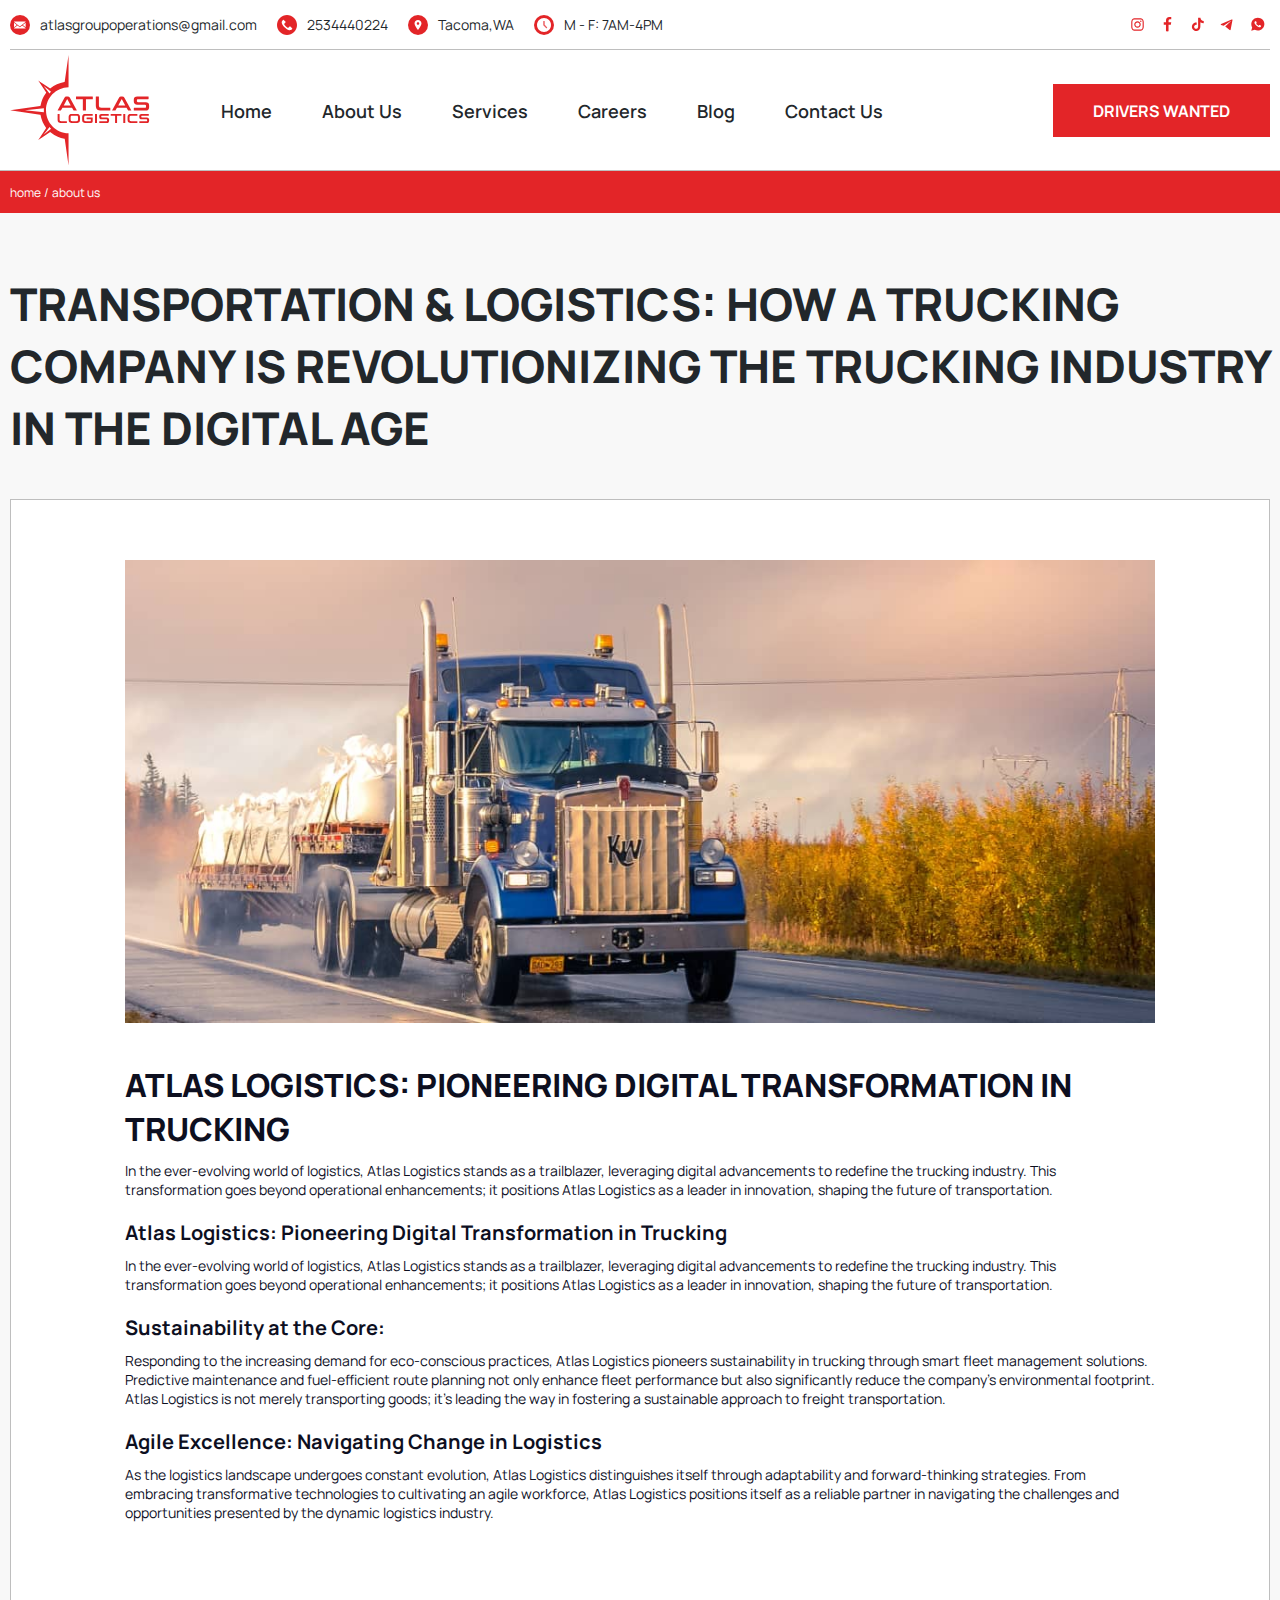
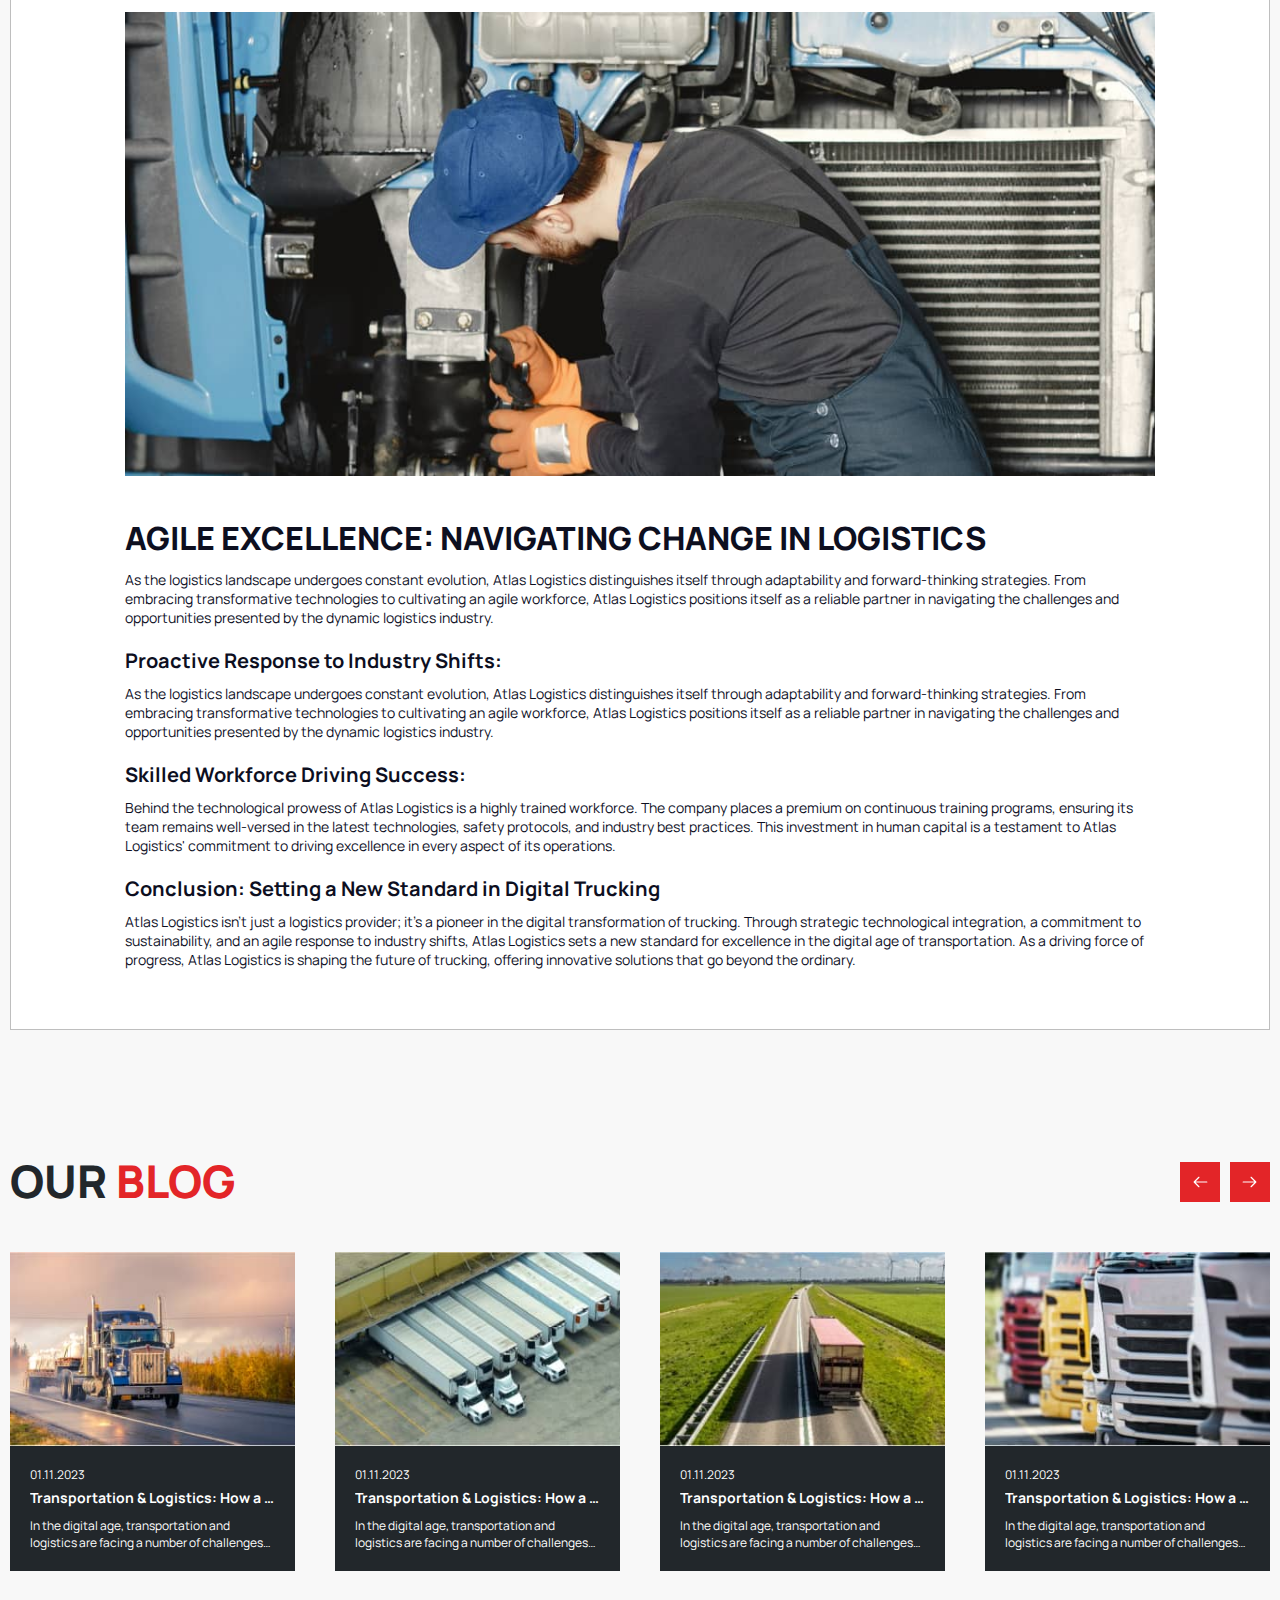
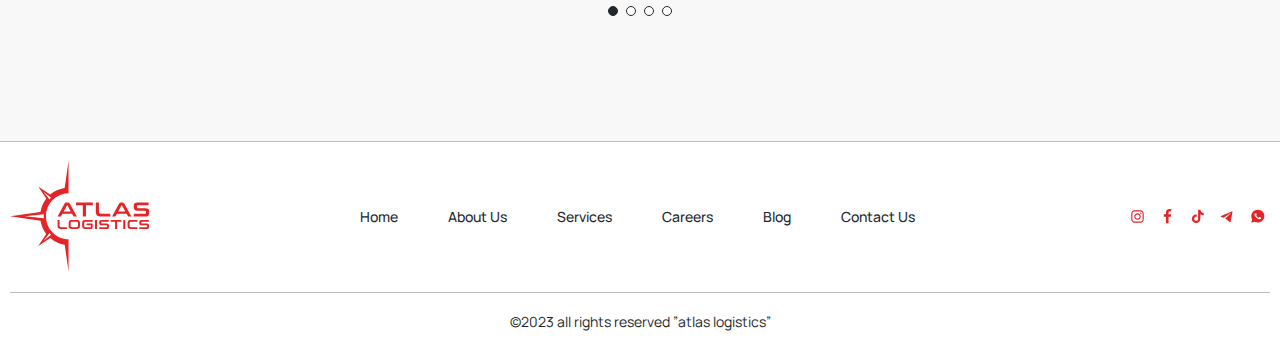
<file: blog-page.html>
<!DOCTYPE html>
<html lang="en">
<head>
    <meta charset="UTF-8">
    <meta name="viewport" content="width=device-width, initial-scale=1.0">
    <title>Document</title>
    <link rel="stylesheet" href="https://cdn.jsdelivr.net/npm/swiper@11/swiper-bundle.min.css" />
    <link rel="stylesheet" href="./style/style.css">
</head>
<body>
    <header>
        <div class="container">
            <div class="header__wrapper">
                <div class="header__wrapper-top">
                    <div class="header__wrapper-top-contacts">
                     <a href="mailto:atlasgroupoperations@gmail.com"> <svg xmlns="http://www.w3.org/2000/svg" width="20" height="20" viewBox="0 0 20 20" fill="none">
                        <circle cx="10" cy="10" r="10" fill="#E32528"/>
                        <path d="M4.05159 12.1829L6.89653 9.99992L4.05159 7.8169C4.03415 7.80346 4.01695 7.78971 4 7.77566V12.2242C4.01694 12.2101 4.03414 12.1964 4.05159 12.1829ZM15.1937 12.725L12.2035 10.4305L9.8306 12.2513L7.45775 10.4305L4.46754 12.725C4.22099 12.9142 4.0586 13.1955 4.01332 13.4999H15.6479C15.6026 13.1955 15.4402 12.9142 15.1937 12.725ZM15.6096 7.8169L12.7647 9.99992L15.6096 12.183C15.6271 12.1964 15.6443 12.2102 15.6612 12.2242V7.77563C15.6443 7.78969 15.627 7.80345 15.6096 7.8169Z" fill="white"/>
                        <path d="M4.4675 7.2749L9.83058 11.3901L15.1936 7.2749C15.4402 7.08572 15.6026 6.80444 15.6479 6.5H4.01331C4.05861 6.80444 4.22098 7.08572 4.4675 7.2749Z" fill="white"/>
                        </svg> atlasgroupoperations@gmail.com</a>
                     <a href="tel:2534440224">
                        <svg xmlns="http://www.w3.org/2000/svg" width="20" height="20" viewBox="0 0 20 20" fill="none">
                            <path d="M17.07 2.92786C13.1642 -0.976781 6.83251 -0.975843 2.92786 2.93001C-0.976781 6.83586 -0.975843 13.1675 2.93001 17.0721C6.83587 20.9768 13.1675 20.9758 17.0721 17.07C18.0006 16.1413 18.737 15.0388 19.2394 13.8254C19.7417 12.6121 20.0002 11.3117 20 9.99848C19.9998 8.68526 19.7409 7.38494 19.2382 6.17176C18.7355 4.95859 17.9987 3.85631 17.07 2.92786ZM15.1446 13.9299L15.1433 13.9312V13.9279L14.6366 14.4312C14.3144 14.7575 13.9136 14.9951 13.4727 15.1212C13.0319 15.2474 12.566 15.2577 12.12 15.1512C11.2061 14.9066 10.3373 14.5172 9.54664 13.9979C8.81202 13.5284 8.13126 12.9795 7.51665 12.3612C6.95116 11.7998 6.44308 11.1835 5.99997 10.5212C5.51529 9.80864 5.13164 9.03237 4.85997 8.21453C4.70727 7.74347 4.68876 7.23918 4.80651 6.75819C4.92426 6.27719 5.17362 5.83848 5.52665 5.49122L6.11997 4.8979C6.28493 4.7322 6.55297 4.73161 6.71864 4.89657L6.71997 4.8979L8.59328 6.77122C8.75899 6.93618 8.75957 7.20422 8.59461 7.36989L8.59328 7.37122L7.49329 8.47121C7.17766 8.7834 7.13797 9.27949 7.39997 9.63789C7.79783 10.1839 8.23808 10.6977 8.71664 11.1746C9.2502 11.7104 9.83025 12.1979 10.45 12.6312C10.808 12.881 11.2935 12.8389 11.6033 12.5312L12.6666 11.4512C12.8316 11.2855 13.0996 11.285 13.2653 11.4499L13.2666 11.4512L15.1433 13.3312C15.309 13.4962 15.3096 13.7642 15.1446 13.9299Z" fill="#E32528"/>
                            </svg>
                            2534440224
                     </a>
                     <div><svg width="20" height="20" viewBox="0 0 20 20" fill="none" xmlns="http://www.w3.org/2000/svg">
                        <circle cx="10" cy="10" r="10" fill="#E32528"/>
                        <g clip-path="url(#clip0_154_1172)">
                        <path d="M9.99983 5C8.08636 5 6.52966 6.55692 6.52966 8.47045C6.52966 10.3124 9.67821 14.6158 9.81227 14.798L9.93739 14.9683C9.94457 14.9781 9.95397 14.9861 9.96482 14.9916C9.97567 14.9971 9.98766 15 9.99983 15C10.0121 15 10.0241 14.9972 10.035 14.9916C10.0459 14.9861 10.0554 14.9781 10.0627 14.9683L10.1877 14.798C10.3218 14.6158 13.4703 10.3124 13.4703 8.47045C13.4703 6.55692 11.9134 5 9.99983 5ZM9.99983 7.22734C10.6854 7.22734 11.2429 7.78487 11.2429 8.47045C11.2429 9.15567 10.6854 9.71355 9.99983 9.71355C9.31463 9.71355 8.75672 9.15567 8.75672 8.47045C8.75672 7.78487 9.31461 7.22734 9.99983 7.22734Z" fill="white"/>
                        </g>
                        <defs>
                        <clipPath id="clip0_154_1172">
                        <rect width="10" height="10" fill="white" transform="translate(5 5)"/>
                        </clipPath>
                        </defs>
                        </svg>
                        
                        Tacoma,WA</div>
                     <div>
                        <svg width="20" height="20" viewBox="0 0 20 20" fill="none" xmlns="http://www.w3.org/2000/svg">
                            <circle cx="10" cy="10" r="10" fill="#E32528"/>
                            <path d="M10 17C13.866 17 17 13.866 17 10C17 6.13401 13.866 3 10 3C6.13401 3 3 6.13401 3 10C3 13.866 6.13401 17 10 17Z" fill="white"/>
                            <path fill-rule="evenodd" clip-rule="evenodd" d="M9.9763 6.27043C10.0431 6.27043 10.1072 6.29698 10.1545 6.34424C10.2018 6.3915 10.2283 6.4556 10.2283 6.52244V9.93751L12.698 12.4075C12.7221 12.4308 12.7413 12.4586 12.7545 12.4894C12.7677 12.5201 12.7746 12.5532 12.7749 12.5866C12.7752 12.6201 12.7688 12.6533 12.7562 12.6842C12.7435 12.7152 12.7248 12.7434 12.7011 12.767C12.6775 12.7907 12.6493 12.8094 12.6184 12.8221C12.5874 12.8347 12.5542 12.8411 12.5207 12.8408C12.4873 12.8405 12.4542 12.8336 12.4235 12.8204C12.3927 12.8072 12.3649 12.788 12.3417 12.7639L9.72412 10.1463V6.52227C9.72412 6.45544 9.75067 6.39134 9.79793 6.34408C9.84519 6.29681 9.90929 6.27026 9.97613 6.27026L9.9763 6.27043Z" fill="#E32528"/>
                            <path fill-rule="evenodd" clip-rule="evenodd" d="M9.72412 6.52213L9.72412 10.1463L12.3417 12.7639C12.3649 12.788 12.3927 12.8072 12.4235 12.8204C12.4542 12.8336 12.4873 12.8405 12.5207 12.8408C12.5542 12.8411 12.5874 12.8347 12.6184 12.8221C12.6493 12.8094 12.6775 12.7907 12.7011 12.767C12.7248 12.7434 12.7435 12.7152 12.7562 12.6842C12.7688 12.6533 12.7752 12.6201 12.7749 12.5866C12.7746 12.5532 12.7677 12.5201 12.7545 12.4893C12.7413 12.4586 12.7221 12.4308 12.698 12.4075L10.2283 9.93751V6.52244C10.2283 6.4556 10.2018 6.3915 10.1545 6.34424C10.1072 6.29698 10.0431 6.27043 9.9763 6.27043C9.90946 6.27043 9.84519 6.29681 9.79793 6.34407C9.75078 6.39122 9.72425 6.45546 9.72412 6.52213ZM10.1626 5.9166L10.1345 5.88843H9.97613C9.80802 5.88843 9.6468 5.95521 9.52793 6.07408C9.40906 6.19295 9.34229 6.35417 9.34229 6.52227V10.3045L12.0699 13.0321C12.1278 13.0912 12.1967 13.1385 12.2728 13.1712C12.3501 13.2044 12.4333 13.2219 12.5174 13.2226C12.6016 13.2234 12.685 13.2073 12.7629 13.1755C12.8408 13.1436 12.9116 13.0965 12.9711 13.037C13.0306 12.9775 13.0777 12.9067 13.1096 12.8288C13.1414 12.7509 13.1575 12.6675 13.1568 12.5833C13.156 12.4991 13.1385 12.416 13.1053 12.3386C13.0726 12.2626 13.0254 12.1936 12.9662 12.1357L10.6101 9.77937V6.52244C10.6101 6.35433 10.5434 6.19311 10.4245 6.07424C10.3507 6.00045 10.2606 5.94673 10.1626 5.9166Z" fill="#E32528"/>
                            </svg>
                            
                            
                        M - F: 7AM-4PM</div>   
                    </div>
                    <div class="header__wrapper-top-social">
                        <a href="">
                            <svg width="25" height="25" viewBox="0 0 25 25" fill="none" xmlns="http://www.w3.org/2000/svg">
                                <rect width="25" height="25" fill="white"/>
                                <path d="M12.5 7.37952C14.1566 7.37952 14.3825 7.37952 15.0602 7.37952C15.6627 7.37952 15.9639 7.53012 16.1898 7.60542C16.491 7.75602 16.7169 7.83133 16.9428 8.05723C17.1687 8.28313 17.3193 8.50904 17.3946 8.81024C17.4699 9.03615 17.5452 9.33735 17.6205 9.93976C17.6205 10.6175 17.6205 10.7681 17.6205 12.5C17.6205 14.2319 17.6205 14.3825 17.6205 15.0602C17.6205 15.6627 17.4699 15.9639 17.3946 16.1898C17.244 16.491 17.1687 16.7169 16.9428 16.9428C16.7169 17.1687 16.491 17.3193 16.1898 17.3946C15.9639 17.4699 15.6627 17.5452 15.0602 17.6205C14.3825 17.6205 14.2319 17.6205 12.5 17.6205C10.7681 17.6205 10.6175 17.6205 9.93976 17.6205C9.33735 17.6205 9.03615 17.4699 8.81024 17.3946C8.50904 17.244 8.28313 17.1687 8.05723 16.9428C7.83133 16.7169 7.68072 16.491 7.60542 16.1898C7.53012 15.9639 7.45482 15.6627 7.37952 15.0602C7.37952 14.3825 7.37952 14.2319 7.37952 12.5C7.37952 10.7681 7.37952 10.6175 7.37952 9.93976C7.37952 9.33735 7.53012 9.03615 7.60542 8.81024C7.75602 8.50904 7.83133 8.28313 8.05723 8.05723C8.28313 7.83133 8.50904 7.68072 8.81024 7.60542C9.03615 7.53012 9.33735 7.45482 9.93976 7.37952C10.6175 7.37952 10.8434 7.37952 12.5 7.37952ZM12.5 6.25C10.7681 6.25 10.6175 6.25 9.93976 6.25C9.26205 6.25 8.81024 6.4006 8.43374 6.55121C8.05723 6.70181 7.68072 6.92771 7.30422 7.30422C6.92771 7.68072 6.77711 7.98193 6.55121 8.43374C6.4006 8.81024 6.3253 9.26205 6.25 9.93976C6.25 10.6175 6.25 10.8434 6.25 12.5C6.25 14.2319 6.25 14.3825 6.25 15.0602C6.25 15.738 6.4006 16.1898 6.55121 16.5663C6.70181 16.9428 6.92771 17.3193 7.30422 17.6958C7.68072 18.0723 7.98193 18.2229 8.43374 18.4488C8.81024 18.5994 9.26205 18.6747 9.93976 18.75C10.6175 18.75 10.8434 18.75 12.5 18.75C14.1566 18.75 14.3825 18.75 15.0602 18.75C15.738 18.75 16.1898 18.5994 16.5663 18.4488C16.9428 18.2982 17.3193 18.0723 17.6958 17.6958C18.0723 17.3193 18.2229 17.0181 18.4488 16.5663C18.5994 16.1898 18.6747 15.738 18.75 15.0602C18.75 14.3825 18.75 14.1566 18.75 12.5C18.75 10.8434 18.75 10.6175 18.75 9.93976C18.75 9.26205 18.5994 8.81024 18.4488 8.43374C18.2982 8.05723 18.0723 7.68072 17.6958 7.30422C17.3193 6.92771 17.0181 6.77711 16.5663 6.55121C16.1898 6.4006 15.738 6.3253 15.0602 6.25C14.3825 6.25 14.2319 6.25 12.5 6.25Z" fill="#E32528"/>
                                <path d="M12.5 9.26205C10.6928 9.26205 9.26205 10.6928 9.26205 12.5C9.26205 14.3072 10.6928 15.738 12.5 15.738C14.3072 15.738 15.738 14.3072 15.738 12.5C15.738 10.6928 14.3072 9.26205 12.5 9.26205ZM12.5 14.6084C11.3705 14.6084 10.3916 13.7048 10.3916 12.5C10.3916 11.3705 11.2952 10.3916 12.5 10.3916C13.6295 10.3916 14.6084 11.2952 14.6084 12.5C14.6084 13.6295 13.6295 14.6084 12.5 14.6084Z" fill="#E32528"/>
                                <path d="M15.8133 9.93976C16.2291 9.93976 16.5663 9.60262 16.5663 9.18675C16.5663 8.77087 16.2291 8.43374 15.8133 8.43374C15.3974 8.43374 15.0602 8.77087 15.0602 9.18675C15.0602 9.60262 15.3974 9.93976 15.8133 9.93976Z" fill="#E32528"/>
                                </svg>
                                
                        </a>
                        <a href="">
                            <svg width="25" height="25" viewBox="0 0 25 25" fill="none" xmlns="http://www.w3.org/2000/svg">
                                <rect width="25" height="25" fill="white"/>
                                <path d="M13.5357 12.728H15.862L16.2273 10.3503H13.5352V9.05084C13.5352 8.06312 13.856 7.18726 14.7743 7.18726H16.25V5.11234C15.9907 5.07711 15.4424 5 14.4062 5C12.2426 5 10.9742 6.14956 10.9742 8.76856V10.3503H8.75V12.728H10.9742V19.2631C11.4146 19.3298 11.8608 19.375 12.3188 19.375C12.7328 19.375 13.1368 19.3369 13.5357 19.2827V12.728Z" fill="#E32528"/>
                                </svg>
                                
                                
                        </a>
                        <a href="">
                            <svg width="25" height="25" viewBox="0 0 25 25" fill="none" xmlns="http://www.w3.org/2000/svg">
                                <rect width="25" height="25" fill="white"/>
                                <path d="M18.7351 8.90852C17.8643 8.90849 17.0292 8.56254 16.4134 7.94677C15.7977 7.331 15.4518 6.49585 15.4518 5.62503H13.1059V14.8109C13.1055 15.2297 12.9733 15.6377 12.728 15.9772C12.4827 16.3167 12.1368 16.5703 11.7393 16.7022C11.3418 16.834 10.9128 16.8375 10.5133 16.7119C10.1137 16.5864 9.76381 16.3383 9.51312 16.0028C9.26244 15.6674 9.12371 15.2615 9.11659 14.8427C9.10947 14.424 9.23432 14.0136 9.47346 13.6698C9.71259 13.326 10.0539 13.0661 10.4489 12.9271C10.844 12.7881 11.2728 12.7769 11.6745 12.8952V10.6149C10.8207 10.4997 9.95213 10.6478 9.18471 11.0393C8.41728 11.4309 7.78757 12.0472 7.37965 12.806C6.97174 13.5649 6.80503 14.4301 6.90179 15.2862C6.99856 16.1422 7.35419 16.9484 7.9212 17.597C8.4882 18.2457 9.2396 18.7059 10.0751 18.9163C10.9105 19.1266 11.7903 19.0771 12.5968 18.7743C13.4034 18.4715 14.0984 17.9298 14.589 17.2216C15.0796 16.5134 15.3425 15.6724 15.3425 14.8109L15.4109 10.1677C16.3748 10.8753 17.5397 11.256 18.7354 11.2542L18.7351 8.90852Z" fill="#E32528"/>
                                </svg>
                                
                                
                        </a>
                        <a href="">
                            <svg width="25" height="25" viewBox="0 0 25 25" fill="none" xmlns="http://www.w3.org/2000/svg">
                                <rect width="25" height="25" fill="white"/>
                                <path d="M17.5 7.87639L15.6216 17.6827C15.6216 17.6827 15.3588 18.3626 14.6368 18.0365L10.3029 14.5954L10.2828 14.5852C10.8682 14.0409 15.4077 9.81416 15.6062 9.62258C15.9133 9.32585 15.7226 9.14921 15.366 9.37335L8.6605 13.7831L6.07352 12.8817C6.07352 12.8817 5.66641 12.7318 5.62725 12.4057C5.58756 12.0791 6.08692 11.9024 6.08692 11.9024L16.6332 7.61809C16.6332 7.61809 17.5 7.22371 17.5 7.87639Z" fill="#E32528"/>
                                </svg>
                                
                        </a>
                        <a href="">
                            <svg width="25" height="25" viewBox="0 0 25 25" fill="none" xmlns="http://www.w3.org/2000/svg">
                                <rect width="25" height="25" fill="white"/>
                                <path d="M17.4543 7.53906C16.2195 6.30859 14.5732 5.625 12.8354 5.625C9.22256 5.625 6.29573 8.54167 6.29573 12.1419C6.29573 13.2812 6.61585 14.4206 7.16463 15.3776L6.25 18.75L9.72561 17.8385C10.686 18.3398 11.7378 18.6133 12.8354 18.6133C16.4482 18.6133 19.375 15.6966 19.375 12.0964C19.3293 10.4102 18.689 8.76953 17.4543 7.53906ZM15.9909 14.4661C15.8537 14.8307 15.2134 15.1953 14.8933 15.2409C14.6189 15.2865 14.253 15.2865 13.8872 15.1953C13.6585 15.1042 13.3384 15.013 12.9726 14.8307C11.3262 14.1471 10.2744 12.5065 10.1829 12.3698C10.0915 12.2786 9.49695 11.5039 9.49695 10.6836C9.49695 9.86328 9.90854 9.4987 10.0457 9.31641C10.1829 9.13411 10.3659 9.13411 10.503 9.13411C10.5945 9.13411 10.7317 9.13411 10.8232 9.13411C10.9146 9.13411 11.0518 9.08854 11.189 9.40755C11.3262 9.72656 11.6463 10.5469 11.6921 10.5924C11.7378 10.6836 11.7378 10.7747 11.6921 10.8659C11.6463 10.957 11.6006 11.0482 11.5091 11.1393C11.4177 11.2305 11.3262 11.3672 11.2805 11.4128C11.189 11.5039 11.0976 11.5951 11.189 11.7318C11.2805 11.9141 11.6006 12.4154 12.1037 12.8711C12.7439 13.418 13.247 13.6003 13.4299 13.6914C13.6128 13.7826 13.7043 13.737 13.7957 13.6458C13.8872 13.5547 14.2073 13.1901 14.2988 13.0078C14.3902 12.8255 14.5274 12.8711 14.6646 12.9167C14.8018 12.9622 15.625 13.3724 15.7622 13.4635C15.9451 13.5547 16.0366 13.6003 16.0823 13.6458C16.128 13.7826 16.128 14.1016 15.9909 14.4661Z" fill="#E32528"/>
                                </svg>
                                
                        </a>
                    
                </div>
                </div>
                <div class="header__wrapper-bottom">
                   <img src="./images/logo.svg" alt="Atlas Logistics">
                   <nav class="nav">
                    <ul>
                        
                        <li><a href="#">Home</a></li>
                        <li><a href="./about.html">About us</a></li>
                        <li><a href="./services.html">Services</a></li>
                        <li><a href="./careers.html">Careers</a></li>
                        <li><a href="./blog.html">Blog</a></li>
                        <li><a href="./contact.html">Contact us</a></li>
                        <li><a href="" class="btn">Drivers Wanted</a></li>
                        <li>
                            <div class="header__wrapper-top">
                                <div class="header__wrapper-top-contacts">
                                 <a href="mailto:atlasgroupoperations@gmail.com"> <svg xmlns="http://www.w3.org/2000/svg" width="20" height="20" viewBox="0 0 20 20" fill="none">
                                    <circle cx="10" cy="10" r="10" fill="#E32528"/>
                                    <path d="M4.05159 12.1829L6.89653 9.99992L4.05159 7.8169C4.03415 7.80346 4.01695 7.78971 4 7.77566V12.2242C4.01694 12.2101 4.03414 12.1964 4.05159 12.1829ZM15.1937 12.725L12.2035 10.4305L9.8306 12.2513L7.45775 10.4305L4.46754 12.725C4.22099 12.9142 4.0586 13.1955 4.01332 13.4999H15.6479C15.6026 13.1955 15.4402 12.9142 15.1937 12.725ZM15.6096 7.8169L12.7647 9.99992L15.6096 12.183C15.6271 12.1964 15.6443 12.2102 15.6612 12.2242V7.77563C15.6443 7.78969 15.627 7.80345 15.6096 7.8169Z" fill="white"/>
                                    <path d="M4.4675 7.2749L9.83058 11.3901L15.1936 7.2749C15.4402 7.08572 15.6026 6.80444 15.6479 6.5H4.01331C4.05861 6.80444 4.22098 7.08572 4.4675 7.2749Z" fill="white"/>
                                    </svg> atlasgroupoperations@gmail.com</a>
                                 <a href="tel:2534440224">
                                    <svg xmlns="http://www.w3.org/2000/svg" width="20" height="20" viewBox="0 0 20 20" fill="none">
                                        <path d="M17.07 2.92786C13.1642 -0.976781 6.83251 -0.975843 2.92786 2.93001C-0.976781 6.83586 -0.975843 13.1675 2.93001 17.0721C6.83587 20.9768 13.1675 20.9758 17.0721 17.07C18.0006 16.1413 18.737 15.0388 19.2394 13.8254C19.7417 12.6121 20.0002 11.3117 20 9.99848C19.9998 8.68526 19.7409 7.38494 19.2382 6.17176C18.7355 4.95859 17.9987 3.85631 17.07 2.92786ZM15.1446 13.9299L15.1433 13.9312V13.9279L14.6366 14.4312C14.3144 14.7575 13.9136 14.9951 13.4727 15.1212C13.0319 15.2474 12.566 15.2577 12.12 15.1512C11.2061 14.9066 10.3373 14.5172 9.54664 13.9979C8.81202 13.5284 8.13126 12.9795 7.51665 12.3612C6.95116 11.7998 6.44308 11.1835 5.99997 10.5212C5.51529 9.80864 5.13164 9.03237 4.85997 8.21453C4.70727 7.74347 4.68876 7.23918 4.80651 6.75819C4.92426 6.27719 5.17362 5.83848 5.52665 5.49122L6.11997 4.8979C6.28493 4.7322 6.55297 4.73161 6.71864 4.89657L6.71997 4.8979L8.59328 6.77122C8.75899 6.93618 8.75957 7.20422 8.59461 7.36989L8.59328 7.37122L7.49329 8.47121C7.17766 8.7834 7.13797 9.27949 7.39997 9.63789C7.79783 10.1839 8.23808 10.6977 8.71664 11.1746C9.2502 11.7104 9.83025 12.1979 10.45 12.6312C10.808 12.881 11.2935 12.8389 11.6033 12.5312L12.6666 11.4512C12.8316 11.2855 13.0996 11.285 13.2653 11.4499L13.2666 11.4512L15.1433 13.3312C15.309 13.4962 15.3096 13.7642 15.1446 13.9299Z" fill="#E32528"/>
                                        </svg>
                                        2534440224
                                 </a>
                                 <div><svg width="20" height="20" viewBox="0 0 20 20" fill="none" xmlns="http://www.w3.org/2000/svg">
                                    <circle cx="10" cy="10" r="10" fill="#E32528"/>
                                    <g clip-path="url(#clip0_154_1172)">
                                    <path d="M9.99983 5C8.08636 5 6.52966 6.55692 6.52966 8.47045C6.52966 10.3124 9.67821 14.6158 9.81227 14.798L9.93739 14.9683C9.94457 14.9781 9.95397 14.9861 9.96482 14.9916C9.97567 14.9971 9.98766 15 9.99983 15C10.0121 15 10.0241 14.9972 10.035 14.9916C10.0459 14.9861 10.0554 14.9781 10.0627 14.9683L10.1877 14.798C10.3218 14.6158 13.4703 10.3124 13.4703 8.47045C13.4703 6.55692 11.9134 5 9.99983 5ZM9.99983 7.22734C10.6854 7.22734 11.2429 7.78487 11.2429 8.47045C11.2429 9.15567 10.6854 9.71355 9.99983 9.71355C9.31463 9.71355 8.75672 9.15567 8.75672 8.47045C8.75672 7.78487 9.31461 7.22734 9.99983 7.22734Z" fill="white"/>
                                    </g>
                                    <defs>
                                    <clipPath id="clip0_154_1172">
                                    <rect width="10" height="10" fill="white" transform="translate(5 5)"/>
                                    </clipPath>
                                    </defs>
                                    </svg>
                                    
                                    Tacoma,WA</div>
                                 <div>
                                    <svg width="20" height="20" viewBox="0 0 20 20" fill="none" xmlns="http://www.w3.org/2000/svg">
                                        <circle cx="10" cy="10" r="10" fill="#E32528"/>
                                        <path d="M10 17C13.866 17 17 13.866 17 10C17 6.13401 13.866 3 10 3C6.13401 3 3 6.13401 3 10C3 13.866 6.13401 17 10 17Z" fill="white"/>
                                        <path fill-rule="evenodd" clip-rule="evenodd" d="M9.9763 6.27043C10.0431 6.27043 10.1072 6.29698 10.1545 6.34424C10.2018 6.3915 10.2283 6.4556 10.2283 6.52244V9.93751L12.698 12.4075C12.7221 12.4308 12.7413 12.4586 12.7545 12.4894C12.7677 12.5201 12.7746 12.5532 12.7749 12.5866C12.7752 12.6201 12.7688 12.6533 12.7562 12.6842C12.7435 12.7152 12.7248 12.7434 12.7011 12.767C12.6775 12.7907 12.6493 12.8094 12.6184 12.8221C12.5874 12.8347 12.5542 12.8411 12.5207 12.8408C12.4873 12.8405 12.4542 12.8336 12.4235 12.8204C12.3927 12.8072 12.3649 12.788 12.3417 12.7639L9.72412 10.1463V6.52227C9.72412 6.45544 9.75067 6.39134 9.79793 6.34408C9.84519 6.29681 9.90929 6.27026 9.97613 6.27026L9.9763 6.27043Z" fill="#E32528"/>
                                        <path fill-rule="evenodd" clip-rule="evenodd" d="M9.72412 6.52213L9.72412 10.1463L12.3417 12.7639C12.3649 12.788 12.3927 12.8072 12.4235 12.8204C12.4542 12.8336 12.4873 12.8405 12.5207 12.8408C12.5542 12.8411 12.5874 12.8347 12.6184 12.8221C12.6493 12.8094 12.6775 12.7907 12.7011 12.767C12.7248 12.7434 12.7435 12.7152 12.7562 12.6842C12.7688 12.6533 12.7752 12.6201 12.7749 12.5866C12.7746 12.5532 12.7677 12.5201 12.7545 12.4893C12.7413 12.4586 12.7221 12.4308 12.698 12.4075L10.2283 9.93751V6.52244C10.2283 6.4556 10.2018 6.3915 10.1545 6.34424C10.1072 6.29698 10.0431 6.27043 9.9763 6.27043C9.90946 6.27043 9.84519 6.29681 9.79793 6.34407C9.75078 6.39122 9.72425 6.45546 9.72412 6.52213ZM10.1626 5.9166L10.1345 5.88843H9.97613C9.80802 5.88843 9.6468 5.95521 9.52793 6.07408C9.40906 6.19295 9.34229 6.35417 9.34229 6.52227V10.3045L12.0699 13.0321C12.1278 13.0912 12.1967 13.1385 12.2728 13.1712C12.3501 13.2044 12.4333 13.2219 12.5174 13.2226C12.6016 13.2234 12.685 13.2073 12.7629 13.1755C12.8408 13.1436 12.9116 13.0965 12.9711 13.037C13.0306 12.9775 13.0777 12.9067 13.1096 12.8288C13.1414 12.7509 13.1575 12.6675 13.1568 12.5833C13.156 12.4991 13.1385 12.416 13.1053 12.3386C13.0726 12.2626 13.0254 12.1936 12.9662 12.1357L10.6101 9.77937V6.52244C10.6101 6.35433 10.5434 6.19311 10.4245 6.07424C10.3507 6.00045 10.2606 5.94673 10.1626 5.9166Z" fill="#E32528"/>
                                        </svg>
                                        
                                        
                                    M - F: 7AM-4PM</div>   
                                </div>
                                <div class="header__wrapper-top-social">
                                    <a href="">
                                        <svg width="25" height="25" viewBox="0 0 25 25" fill="none" xmlns="http://www.w3.org/2000/svg">
                                            <rect width="25" height="25" fill="white"/>
                                            <path d="M12.5 7.37952C14.1566 7.37952 14.3825 7.37952 15.0602 7.37952C15.6627 7.37952 15.9639 7.53012 16.1898 7.60542C16.491 7.75602 16.7169 7.83133 16.9428 8.05723C17.1687 8.28313 17.3193 8.50904 17.3946 8.81024C17.4699 9.03615 17.5452 9.33735 17.6205 9.93976C17.6205 10.6175 17.6205 10.7681 17.6205 12.5C17.6205 14.2319 17.6205 14.3825 17.6205 15.0602C17.6205 15.6627 17.4699 15.9639 17.3946 16.1898C17.244 16.491 17.1687 16.7169 16.9428 16.9428C16.7169 17.1687 16.491 17.3193 16.1898 17.3946C15.9639 17.4699 15.6627 17.5452 15.0602 17.6205C14.3825 17.6205 14.2319 17.6205 12.5 17.6205C10.7681 17.6205 10.6175 17.6205 9.93976 17.6205C9.33735 17.6205 9.03615 17.4699 8.81024 17.3946C8.50904 17.244 8.28313 17.1687 8.05723 16.9428C7.83133 16.7169 7.68072 16.491 7.60542 16.1898C7.53012 15.9639 7.45482 15.6627 7.37952 15.0602C7.37952 14.3825 7.37952 14.2319 7.37952 12.5C7.37952 10.7681 7.37952 10.6175 7.37952 9.93976C7.37952 9.33735 7.53012 9.03615 7.60542 8.81024C7.75602 8.50904 7.83133 8.28313 8.05723 8.05723C8.28313 7.83133 8.50904 7.68072 8.81024 7.60542C9.03615 7.53012 9.33735 7.45482 9.93976 7.37952C10.6175 7.37952 10.8434 7.37952 12.5 7.37952ZM12.5 6.25C10.7681 6.25 10.6175 6.25 9.93976 6.25C9.26205 6.25 8.81024 6.4006 8.43374 6.55121C8.05723 6.70181 7.68072 6.92771 7.30422 7.30422C6.92771 7.68072 6.77711 7.98193 6.55121 8.43374C6.4006 8.81024 6.3253 9.26205 6.25 9.93976C6.25 10.6175 6.25 10.8434 6.25 12.5C6.25 14.2319 6.25 14.3825 6.25 15.0602C6.25 15.738 6.4006 16.1898 6.55121 16.5663C6.70181 16.9428 6.92771 17.3193 7.30422 17.6958C7.68072 18.0723 7.98193 18.2229 8.43374 18.4488C8.81024 18.5994 9.26205 18.6747 9.93976 18.75C10.6175 18.75 10.8434 18.75 12.5 18.75C14.1566 18.75 14.3825 18.75 15.0602 18.75C15.738 18.75 16.1898 18.5994 16.5663 18.4488C16.9428 18.2982 17.3193 18.0723 17.6958 17.6958C18.0723 17.3193 18.2229 17.0181 18.4488 16.5663C18.5994 16.1898 18.6747 15.738 18.75 15.0602C18.75 14.3825 18.75 14.1566 18.75 12.5C18.75 10.8434 18.75 10.6175 18.75 9.93976C18.75 9.26205 18.5994 8.81024 18.4488 8.43374C18.2982 8.05723 18.0723 7.68072 17.6958 7.30422C17.3193 6.92771 17.0181 6.77711 16.5663 6.55121C16.1898 6.4006 15.738 6.3253 15.0602 6.25C14.3825 6.25 14.2319 6.25 12.5 6.25Z" fill="#E32528"/>
                                            <path d="M12.5 9.26205C10.6928 9.26205 9.26205 10.6928 9.26205 12.5C9.26205 14.3072 10.6928 15.738 12.5 15.738C14.3072 15.738 15.738 14.3072 15.738 12.5C15.738 10.6928 14.3072 9.26205 12.5 9.26205ZM12.5 14.6084C11.3705 14.6084 10.3916 13.7048 10.3916 12.5C10.3916 11.3705 11.2952 10.3916 12.5 10.3916C13.6295 10.3916 14.6084 11.2952 14.6084 12.5C14.6084 13.6295 13.6295 14.6084 12.5 14.6084Z" fill="#E32528"/>
                                            <path d="M15.8133 9.93976C16.2291 9.93976 16.5663 9.60262 16.5663 9.18675C16.5663 8.77087 16.2291 8.43374 15.8133 8.43374C15.3974 8.43374 15.0602 8.77087 15.0602 9.18675C15.0602 9.60262 15.3974 9.93976 15.8133 9.93976Z" fill="#E32528"/>
                                            </svg>
                                            
                                    </a>
                                    <a href="">
                                        <svg width="25" height="25" viewBox="0 0 25 25" fill="none" xmlns="http://www.w3.org/2000/svg">
                                            <rect width="25" height="25" fill="white"/>
                                            <path d="M13.5357 12.728H15.862L16.2273 10.3503H13.5352V9.05084C13.5352 8.06312 13.856 7.18726 14.7743 7.18726H16.25V5.11234C15.9907 5.07711 15.4424 5 14.4062 5C12.2426 5 10.9742 6.14956 10.9742 8.76856V10.3503H8.75V12.728H10.9742V19.2631C11.4146 19.3298 11.8608 19.375 12.3188 19.375C12.7328 19.375 13.1368 19.3369 13.5357 19.2827V12.728Z" fill="#E32528"/>
                                            </svg>
                                            
                                            
                                    </a>
                                    <a href="">
                                        <svg width="25" height="25" viewBox="0 0 25 25" fill="none" xmlns="http://www.w3.org/2000/svg">
                                            <rect width="25" height="25" fill="white"/>
                                            <path d="M18.7351 8.90852C17.8643 8.90849 17.0292 8.56254 16.4134 7.94677C15.7977 7.331 15.4518 6.49585 15.4518 5.62503H13.1059V14.8109C13.1055 15.2297 12.9733 15.6377 12.728 15.9772C12.4827 16.3167 12.1368 16.5703 11.7393 16.7022C11.3418 16.834 10.9128 16.8375 10.5133 16.7119C10.1137 16.5864 9.76381 16.3383 9.51312 16.0028C9.26244 15.6674 9.12371 15.2615 9.11659 14.8427C9.10947 14.424 9.23432 14.0136 9.47346 13.6698C9.71259 13.326 10.0539 13.0661 10.4489 12.9271C10.844 12.7881 11.2728 12.7769 11.6745 12.8952V10.6149C10.8207 10.4997 9.95213 10.6478 9.18471 11.0393C8.41728 11.4309 7.78757 12.0472 7.37965 12.806C6.97174 13.5649 6.80503 14.4301 6.90179 15.2862C6.99856 16.1422 7.35419 16.9484 7.9212 17.597C8.4882 18.2457 9.2396 18.7059 10.0751 18.9163C10.9105 19.1266 11.7903 19.0771 12.5968 18.7743C13.4034 18.4715 14.0984 17.9298 14.589 17.2216C15.0796 16.5134 15.3425 15.6724 15.3425 14.8109L15.4109 10.1677C16.3748 10.8753 17.5397 11.256 18.7354 11.2542L18.7351 8.90852Z" fill="#E32528"/>
                                            </svg>
                                            
                                            
                                    </a>
                                    <a href="">
                                        <svg width="25" height="25" viewBox="0 0 25 25" fill="none" xmlns="http://www.w3.org/2000/svg">
                                            <rect width="25" height="25" fill="white"/>
                                            <path d="M17.5 7.87639L15.6216 17.6827C15.6216 17.6827 15.3588 18.3626 14.6368 18.0365L10.3029 14.5954L10.2828 14.5852C10.8682 14.0409 15.4077 9.81416 15.6062 9.62258C15.9133 9.32585 15.7226 9.14921 15.366 9.37335L8.6605 13.7831L6.07352 12.8817C6.07352 12.8817 5.66641 12.7318 5.62725 12.4057C5.58756 12.0791 6.08692 11.9024 6.08692 11.9024L16.6332 7.61809C16.6332 7.61809 17.5 7.22371 17.5 7.87639Z" fill="#E32528"/>
                                            </svg>
                                            
                                    </a>
                                    <a href="">
                                        <svg width="25" height="25" viewBox="0 0 25 25" fill="none" xmlns="http://www.w3.org/2000/svg">
                                            <rect width="25" height="25" fill="white"/>
                                            <path d="M17.4543 7.53906C16.2195 6.30859 14.5732 5.625 12.8354 5.625C9.22256 5.625 6.29573 8.54167 6.29573 12.1419C6.29573 13.2812 6.61585 14.4206 7.16463 15.3776L6.25 18.75L9.72561 17.8385C10.686 18.3398 11.7378 18.6133 12.8354 18.6133C16.4482 18.6133 19.375 15.6966 19.375 12.0964C19.3293 10.4102 18.689 8.76953 17.4543 7.53906ZM15.9909 14.4661C15.8537 14.8307 15.2134 15.1953 14.8933 15.2409C14.6189 15.2865 14.253 15.2865 13.8872 15.1953C13.6585 15.1042 13.3384 15.013 12.9726 14.8307C11.3262 14.1471 10.2744 12.5065 10.1829 12.3698C10.0915 12.2786 9.49695 11.5039 9.49695 10.6836C9.49695 9.86328 9.90854 9.4987 10.0457 9.31641C10.1829 9.13411 10.3659 9.13411 10.503 9.13411C10.5945 9.13411 10.7317 9.13411 10.8232 9.13411C10.9146 9.13411 11.0518 9.08854 11.189 9.40755C11.3262 9.72656 11.6463 10.5469 11.6921 10.5924C11.7378 10.6836 11.7378 10.7747 11.6921 10.8659C11.6463 10.957 11.6006 11.0482 11.5091 11.1393C11.4177 11.2305 11.3262 11.3672 11.2805 11.4128C11.189 11.5039 11.0976 11.5951 11.189 11.7318C11.2805 11.9141 11.6006 12.4154 12.1037 12.8711C12.7439 13.418 13.247 13.6003 13.4299 13.6914C13.6128 13.7826 13.7043 13.737 13.7957 13.6458C13.8872 13.5547 14.2073 13.1901 14.2988 13.0078C14.3902 12.8255 14.5274 12.8711 14.6646 12.9167C14.8018 12.9622 15.625 13.3724 15.7622 13.4635C15.9451 13.5547 16.0366 13.6003 16.0823 13.6458C16.128 13.7826 16.128 14.1016 15.9909 14.4661Z" fill="#E32528"/>
                                            </svg>
                                            
                                    </a>
                                
                            </div>
                            </div>    
                        </li>
                    </ul>
                   </nav>
                   <a href="" class="btn">Drivers Wanted</a>
                   <div class="menuBtns header-btn" data-menu="burger">
                    <div class="icon-left icon"></div>
                    <div class="icon-right icon"></div>
                  </div>
                </div>
            </div>
        </div>
    </header>
    <main class="state-page">
        <div class="breadcrumbs">
            <div class="container">
                <a href="">home</a>
                <span>/</span>
                <span>about us</span></div>
        </div>
        <section class="state">
            <div class="container">
                <h2>Transportation & Logistics: How a Trucking Company is Revolutionizing the Trucking Industry in the Digital Age</h2>
                <div class="state__container"> 
                    <article class="state__container-article">
                        <img src="./images/state-img1.jpg" alt="Atlas Logistics: Pioneering Digital Transformation in Trucking">
                        <div class="article-content">
                            <h3>Atlas Logistics: Pioneering Digital Transformation in Trucking</h3>
                            <p>In the ever-evolving world of logistics, Atlas Logistics stands as a trailblazer, leveraging digital advancements to redefine the trucking industry. This transformation goes beyond operational enhancements; it positions Atlas Logistics as a leader in innovation, shaping the future of transportation.</p>
                            <h4>Atlas Logistics: Pioneering Digital Transformation in Trucking</h4>
                            <p>In the ever-evolving world of logistics, Atlas Logistics stands as a trailblazer, leveraging digital advancements to redefine the trucking industry. This transformation goes beyond operational enhancements; it positions Atlas Logistics as a leader in innovation, shaping the future of transportation.</p>
                            <h4>Sustainability at the Core:</h4>
                            <p>Responding to the increasing demand for eco-conscious practices, Atlas Logistics pioneers sustainability in trucking through smart fleet management solutions. Predictive maintenance and fuel-efficient route planning not only enhance fleet performance but also significantly reduce the company's environmental footprint. Atlas Logistics is not merely transporting goods; it's leading the way in fostering a sustainable approach to freight transportation.</p>
                            <h4>Agile Excellence: Navigating Change in Logistics</h4>
                            <p>As the logistics landscape undergoes constant evolution, Atlas Logistics distinguishes itself through adaptability and forward-thinking strategies. From embracing transformative technologies to cultivating an agile workforce, Atlas Logistics positions itself as a reliable partner in navigating the challenges and opportunities presented by the dynamic logistics industry.</p>
                        </div>
                    </article>
                    <article class="state__container-article">
                        <img src="./images/state-img2.jpg" alt="">
                        <div class="article-content">
                            <h3>Agile Excellence: Navigating Change in Logistics</h3>
                            <p>As the logistics landscape undergoes constant evolution, Atlas Logistics distinguishes itself through adaptability and forward-thinking strategies. From embracing transformative technologies to cultivating an agile workforce, Atlas Logistics positions itself as a reliable partner in navigating the challenges and opportunities presented by the dynamic logistics industry.</p>
                            <h4>Proactive Response to Industry Shifts:</h4>
                            <p>As the logistics landscape undergoes constant evolution, Atlas Logistics distinguishes itself through adaptability and forward-thinking strategies. From embracing transformative technologies to cultivating an agile workforce, Atlas Logistics positions itself as a reliable partner in navigating the challenges and opportunities presented by the dynamic logistics industry.</p>
                            <h4>Skilled Workforce Driving Success:</h4>
                            <p>Behind the technological prowess of Atlas Logistics is a highly trained workforce. The company places a premium on continuous training programs, ensuring its team remains well-versed in the latest technologies, safety protocols, and industry best practices. This investment in human capital is a testament to Atlas Logistics' commitment to driving excellence in every aspect of its operations.</p>
                            <h4>Conclusion: Setting a New Standard in Digital Trucking</h4>
                            <p>Atlas Logistics isn't just a logistics provider; it's a pioneer in the digital transformation of trucking. Through strategic technological integration, a commitment to sustainability, and an agile response to industry shifts, Atlas Logistics sets a new standard for excellence in the digital age of transportation. As a driving force of progress, Atlas Logistics is shaping the future of trucking, offering innovative solutions that go beyond the ordinary.</p>
                        </div>
                    </article>
                </div>
            </div>
        </section>
        <section class="blog">
            <div class="container">
                <div class="blog__container">
                    <div class="blog__container-title">
                        <h2>Our <span>blog</span></h2>
                        <div class="swiper-btn">
                            <div class="blog-swiper-button-next next">
                                <svg xmlns="http://www.w3.org/2000/svg" width="20" height="20" viewBox="0 0 20 20" fill="none">
                                <path fill-rule="evenodd" clip-rule="evenodd" d="M8.77511 15.4419C8.53104 15.686 8.13531 15.686 7.89123 15.4419L2.89123 10.4419C2.64715 10.1979 2.64715 9.80213 2.89123 9.55806L7.89123 4.55806C8.13531 4.31398 8.53104 4.31398 8.77511 4.55806C9.01919 4.80213 9.01919 5.19786 8.77511 5.44194L4.84205 9.375L16.6665 9.375C17.0117 9.375 17.2915 9.65482 17.2915 10C17.2915 10.3452 17.0117 10.625 16.6665 10.625L4.84205 10.625L8.77511 14.5581C9.01919 14.8021 9.01919 15.1979 8.77511 15.4419Z" fill="white"/>
                                </svg>
                            </div>
                            <div class="blog-swiper-button-prev prev">
                                <svg xmlns="http://www.w3.org/2000/svg" width="20" height="20" viewBox="0 0 20 20" fill="none">
                                    <path fill-rule="evenodd" clip-rule="evenodd" d="M8.77511 15.4419C8.53104 15.686 8.13531 15.686 7.89123 15.4419L2.89123 10.4419C2.64715 10.1979 2.64715 9.80213 2.89123 9.55806L7.89123 4.55806C8.13531 4.31398 8.53104 4.31398 8.77511 4.55806C9.01919 4.80213 9.01919 5.19786 8.77511 5.44194L4.84205 9.375L16.6665 9.375C17.0117 9.375 17.2915 9.65482 17.2915 10C17.2915 10.3452 17.0117 10.625 16.6665 10.625L4.84205 10.625L8.77511 14.5581C9.01919 14.8021 9.01919 15.1979 8.77511 15.4419Z" fill="white"/>
                                    </svg>
                            </div>
                           
                        </div>
                    </div>
                    <div class="blog__container-content">
                        <div class="swiper mySwiper-blog">
                            <div class="swiper-wrapper ">
                              <a href="./blog.html" class="swiper-slide blog__container-content-item">
                                <img src="./images/blog-img1.jpg" alt="">
                                <div class="item-text">
                                    <div class="time">01.11.2023</div>
                                    <h3>Transportation & Logistics: How a Trucking Company is Revolutionizing the Trucking Industry in the Digital Age</h3>
                                    <p>In the digital age, transportation and logistics are facing a number of challenges and opportunities, and trac companies play an important role in this transformation.</p>
                                </div>
                              </a>
                              <a href="./blog.html" class="swiper-slide blog__container-content-item">
                                <img src="./images/blog-img2.jpg" alt="">
                                <div class="item-text">
                                    <div class="time">01.11.2023</div>
                                    <h3>Transportation & Logistics: How a Trucking Company is Revolutionizing the Trucking Industry in the Digital Age</h3>
                                    <p>In the digital age, transportation and logistics are facing a number of challenges and opportunities, and trac companies play an important role in this transformation.</p>
                                </div>
                              </a>
                              <a href="./blog.html" class="swiper-slide blog__container-content-item">
                                <img src="./images/blog-img3.jpg" alt="">
                                <div class="item-text">
                                    <div class="time">01.11.2023</div>
                                    <h3>Transportation & Logistics: How a Trucking Company is Revolutionizing the Trucking Industry in the Digital Age</h3>
                                    <p>In the digital age, transportation and logistics are facing a number of challenges and opportunities, and trac companies play an important role in this transformation.</p>
                                </div>
                              </a>
                              <a href="./blog.html" class="swiper-slide blog__container-content-item">
                                <img src="./images/blog-img4.jpg" alt="">
                                <div class="item-text">
                                    <div class="time">01.11.2023</div>
                                    <h3>Transportation & Logistics: How a Trucking Company is Revolutionizing the Trucking Industry in the Digital Age</h3>
                                    <p>In the digital age, transportation and logistics are facing a number of challenges and opportunities, and trac companies play an important role in this transformation.</p>
                                </div>
                              </a>
                              <a href="./blog.html" class="swiper-slide blog__container-content-item">
                                <img src="./images/blog-img1.jpg" alt="">
                                <div class="item-text">
                                    <div class="time">01.11.2023</div>
                                    <h3>Transportation & Logistics: How a Trucking Company is Revolutionizing the Trucking Industry in the Digital Age</h3>
                                    <p>In the digital age, transportation and logistics are facing a number of challenges and opportunities, and trac companies play an important role in this transformation.</p>
                                </div>
                              </a>
                              <a href="./blog.html" class="swiper-slide blog__container-content-item">
                                <img src="./images/blog-img2.jpg" alt="">
                                <div class="item-text">
                                    <div class="time">01.11.2023</div>
                                    <h3>Transportation & Logistics: How a Trucking Company is Revolutionizing the Trucking Industry in the Digital Age</h3>
                                    <p>In the digital age, transportation and logistics are facing a number of challenges and opportunities, and trac companies play an important role in this transformation.</p>
                                </div>
                              </a>
                              <a href="./blog.html" class="swiper-slide blog__container-content-item">
                                <img src="./images/blog-img3.jpg" alt="">
                                <div class="item-text">
                                    <div class="time">01.11.2023</div>
                                    <h3>Transportation & Logistics: How a Trucking Company is Revolutionizing the Trucking Industry in the Digital Age</h3>
                                    <p>In the digital age, transportation and logistics are facing a number of challenges and opportunities, and trac companies play an important role in this transformation.</p>
                                </div>
                              </a>
                              <a href="./blog.html" class="swiper-slide blog__container-content-item">
                                <img src="./images/blog-img4.jpg" alt="">
                                <div class="item-text">
                                    <div class="time">01.11.2023</div>
                                    <h3>Transportation & Logistics: How a Trucking Company is Revolutionizing the Trucking Industry in the Digital Age</h3>
                                    <p>In the digital age, transportation and logistics are facing a number of challenges and opportunities, and trac companies play an important role in this transformation.</p>
                                </div>
                              </a>
                            </div>
                            <div class="swiper-pagination swiper-pagination-blog"></div>
                          </div>
                    </div>
                </div>
            </div>
        </section>
    </main>
    <footer class="footer">
        <div class="container">
            <div class="footer__container">
                <div class="footer__container-top">
                        <img src="./images/logo.svg" alt="Atlas Logistics">
                        <nav>
                         <ul>
                             <li><a href="">Home</a></li>
                             <li><a href="">About us</a></li>
                             <li><a href="">Services</a></li>
                             <li><a href="">Careers</a></li>
                             <li><a href="">Blog</a></li>
                             <li><a href="">Contact us</a></li>
                         </ul>
                        </nav>
                       
                        <div class="header__wrapper-top-social">
                            <a href="">
                                <svg xmlns="http://www.w3.org/2000/svg" width="25" height="25" viewBox="0 0 25 25" fill="none">
                                <path d="M12.5 7.37952C14.1566 7.37952 14.3825 7.37952 15.0602 7.37952C15.6627 7.37952 15.9639 7.53012 16.1898 7.60542C16.491 7.75602 16.7169 7.83133 16.9428 8.05723C17.1687 8.28313 17.3193 8.50904 17.3946 8.81024C17.4699 9.03615 17.5452 9.33735 17.6205 9.93976C17.6205 10.6175 17.6205 10.7681 17.6205 12.5C17.6205 14.2319 17.6205 14.3825 17.6205 15.0602C17.6205 15.6627 17.4699 15.9639 17.3946 16.1898C17.244 16.491 17.1687 16.7169 16.9428 16.9428C16.7169 17.1687 16.491 17.3193 16.1898 17.3946C15.9639 17.4699 15.6627 17.5452 15.0602 17.6205C14.3825 17.6205 14.2319 17.6205 12.5 17.6205C10.7681 17.6205 10.6175 17.6205 9.93976 17.6205C9.33735 17.6205 9.03615 17.4699 8.81024 17.3946C8.50904 17.244 8.28313 17.1687 8.05723 16.9428C7.83133 16.7169 7.68072 16.491 7.60542 16.1898C7.53012 15.9639 7.45482 15.6627 7.37952 15.0602C7.37952 14.3825 7.37952 14.2319 7.37952 12.5C7.37952 10.7681 7.37952 10.6175 7.37952 9.93976C7.37952 9.33735 7.53012 9.03615 7.60542 8.81024C7.75602 8.50904 7.83133 8.28313 8.05723 8.05723C8.28313 7.83133 8.50904 7.68072 8.81024 7.60542C9.03615 7.53012 9.33735 7.45482 9.93976 7.37952C10.6175 7.37952 10.8434 7.37952 12.5 7.37952ZM12.5 6.25C10.7681 6.25 10.6175 6.25 9.93976 6.25C9.26205 6.25 8.81024 6.4006 8.43374 6.55121C8.05723 6.70181 7.68072 6.92771 7.30422 7.30422C6.92771 7.68072 6.77711 7.98193 6.55121 8.43374C6.4006 8.81024 6.3253 9.26205 6.25 9.93976C6.25 10.6175 6.25 10.8434 6.25 12.5C6.25 14.2319 6.25 14.3825 6.25 15.0602C6.25 15.738 6.4006 16.1898 6.55121 16.5663C6.70181 16.9428 6.92771 17.3193 7.30422 17.6958C7.68072 18.0723 7.98193 18.2229 8.43374 18.4488C8.81024 18.5994 9.26205 18.6747 9.93976 18.75C10.6175 18.75 10.8434 18.75 12.5 18.75C14.1566 18.75 14.3825 18.75 15.0602 18.75C15.738 18.75 16.1898 18.5994 16.5663 18.4488C16.9428 18.2982 17.3193 18.0723 17.6958 17.6958C18.0723 17.3193 18.2229 17.0181 18.4488 16.5663C18.5994 16.1898 18.6747 15.738 18.75 15.0602C18.75 14.3825 18.75 14.1566 18.75 12.5C18.75 10.8434 18.75 10.6175 18.75 9.93976C18.75 9.26205 18.5994 8.81024 18.4488 8.43374C18.2982 8.05723 18.0723 7.68072 17.6958 7.30422C17.3193 6.92771 17.0181 6.77711 16.5663 6.55121C16.1898 6.4006 15.738 6.3253 15.0602 6.25C14.3825 6.25 14.2319 6.25 12.5 6.25Z" fill="#E32528"/>
                                <path d="M12.5 9.26205C10.6928 9.26205 9.26205 10.6928 9.26205 12.5C9.26205 14.3072 10.6928 15.738 12.5 15.738C14.3072 15.738 15.738 14.3072 15.738 12.5C15.738 10.6928 14.3072 9.26205 12.5 9.26205ZM12.5 14.6084C11.3705 14.6084 10.3916 13.7048 10.3916 12.5C10.3916 11.3705 11.2952 10.3916 12.5 10.3916C13.6295 10.3916 14.6084 11.2952 14.6084 12.5C14.6084 13.6295 13.6295 14.6084 12.5 14.6084Z" fill="#E32528"/>
                                <path d="M15.8133 9.93976C16.2291 9.93976 16.5663 9.60262 16.5663 9.18675C16.5663 8.77087 16.2291 8.43374 15.8133 8.43374C15.3974 8.43374 15.0602 8.77087 15.0602 9.18675C15.0602 9.60262 15.3974 9.93976 15.8133 9.93976Z" fill="#E32528"/>
                                </svg></a>
                            <a href="">
                                <svg xmlns="http://www.w3.org/2000/svg" width="25" height="25" viewBox="0 0 25 25" fill="none">
                                    <path d="M13.5357 12.728H15.862L16.2273 10.3503H13.5352V9.05084C13.5352 8.06312 13.856 7.18726 14.7743 7.18726H16.25V5.11234C15.9907 5.07711 15.4424 5 14.4062 5C12.2426 5 10.9742 6.14956 10.9742 8.76856V10.3503H8.75V12.728H10.9742V19.2631C11.4146 19.3298 11.8608 19.375 12.3188 19.375C12.7328 19.375 13.1368 19.3369 13.5357 19.2827V12.728Z" fill="#E32528"/>
                                    </svg>
                            </a>
                            <a href="">
                                <svg width="25" height="25" viewBox="0 0 25 25" fill="none" xmlns="http://www.w3.org/2000/svg">
                                    <path d="M18.7351 8.90852C17.8643 8.90849 17.0292 8.56254 16.4134 7.94677C15.7977 7.331 15.4518 6.49585 15.4518 5.62503H13.1059V14.8109C13.1055 15.2297 12.9733 15.6377 12.728 15.9772C12.4827 16.3167 12.1368 16.5703 11.7393 16.7022C11.3418 16.834 10.9128 16.8375 10.5133 16.7119C10.1137 16.5864 9.76381 16.3383 9.51312 16.0028C9.26244 15.6674 9.12371 15.2615 9.11659 14.8427C9.10947 14.424 9.23432 14.0136 9.47346 13.6698C9.71259 13.326 10.0539 13.0661 10.4489 12.9271C10.844 12.7881 11.2728 12.7769 11.6745 12.8952V10.6149C10.8207 10.4997 9.95213 10.6478 9.18471 11.0393C8.41728 11.4309 7.78757 12.0472 7.37965 12.806C6.97174 13.5649 6.80503 14.4301 6.90179 15.2862C6.99856 16.1422 7.35419 16.9484 7.9212 17.597C8.4882 18.2457 9.2396 18.7059 10.0751 18.9163C10.9105 19.1266 11.7903 19.0771 12.5968 18.7743C13.4034 18.4715 14.0984 17.9298 14.589 17.2216C15.0796 16.5134 15.3425 15.6724 15.3425 14.8109L15.4109 10.1677C16.3748 10.8753 17.5397 11.256 18.7354 11.2542L18.7351 8.90852Z" fill="#E32528"/>
                                    </svg>
                                    
                            </a>
                            <a href="">
                                <svg xmlns="http://www.w3.org/2000/svg" width="25" height="25" viewBox="0 0 25 25" fill="none">
                                    <path d="M17.5 7.87639L15.6216 17.6827C15.6216 17.6827 15.3588 18.3626 14.6368 18.0365L10.3029 14.5954L10.2828 14.5852C10.8682 14.0409 15.4077 9.81416 15.6062 9.62258C15.9133 9.32585 15.7226 9.14921 15.366 9.37335L8.6605 13.7831L6.07352 12.8817C6.07352 12.8817 5.66641 12.7318 5.62725 12.4057C5.58756 12.0791 6.08692 11.9024 6.08692 11.9024L16.6332 7.61809C16.6332 7.61809 17.5 7.22371 17.5 7.87639Z" fill="#E32528"/>
                                    </svg>
                            </a>
                            <a href="">
                                <svg xmlns="http://www.w3.org/2000/svg" width="25" height="25" viewBox="0 0 25 25" fill="none">
                                    <path d="M17.4543 7.53906C16.2195 6.30859 14.5732 5.625 12.8354 5.625C9.22256 5.625 6.29573 8.54167 6.29573 12.1419C6.29573 13.2812 6.61585 14.4206 7.16463 15.3776L6.25 18.75L9.72561 17.8385C10.686 18.3398 11.7378 18.6133 12.8354 18.6133C16.4482 18.6133 19.375 15.6966 19.375 12.0964C19.3293 10.4102 18.689 8.76953 17.4543 7.53906ZM15.9909 14.4661C15.8537 14.8307 15.2134 15.1953 14.8933 15.2409C14.6189 15.2865 14.253 15.2865 13.8872 15.1953C13.6585 15.1042 13.3384 15.013 12.9726 14.8307C11.3262 14.1471 10.2744 12.5065 10.1829 12.3698C10.0915 12.2786 9.49695 11.5039 9.49695 10.6836C9.49695 9.86328 9.90854 9.4987 10.0457 9.31641C10.1829 9.13411 10.3659 9.13411 10.503 9.13411C10.5945 9.13411 10.7317 9.13411 10.8232 9.13411C10.9146 9.13411 11.0518 9.08854 11.189 9.40755C11.3262 9.72656 11.6463 10.5469 11.6921 10.5924C11.7378 10.6836 11.7378 10.7747 11.6921 10.8659C11.6463 10.957 11.6006 11.0482 11.5091 11.1393C11.4177 11.2305 11.3262 11.3672 11.2805 11.4128C11.189 11.5039 11.0976 11.5951 11.189 11.7318C11.2805 11.9141 11.6006 12.4154 12.1037 12.8711C12.7439 13.418 13.247 13.6003 13.4299 13.6914C13.6128 13.7826 13.7043 13.737 13.7957 13.6458C13.8872 13.5547 14.2073 13.1901 14.2988 13.0078C14.3902 12.8255 14.5274 12.8711 14.6646 12.9167C14.8018 12.9622 15.625 13.3724 15.7622 13.4635C15.9451 13.5547 16.0366 13.6003 16.0823 13.6458C16.128 13.7826 16.128 14.1016 15.9909 14.4661Z" fill="#E32528"/>
                                    </svg>
                            </a>
                        </div>
                     
                </div>
                <div class="footer__container-copy">
                    <span>©2023 all rights reserved ”atlas logistics”</span>
                </div>
            </div>
        </div>
    </footer>
    <script src="./swiper.js"></script>
    <script src="./script.js"></script>
</body>
</html>
</file>
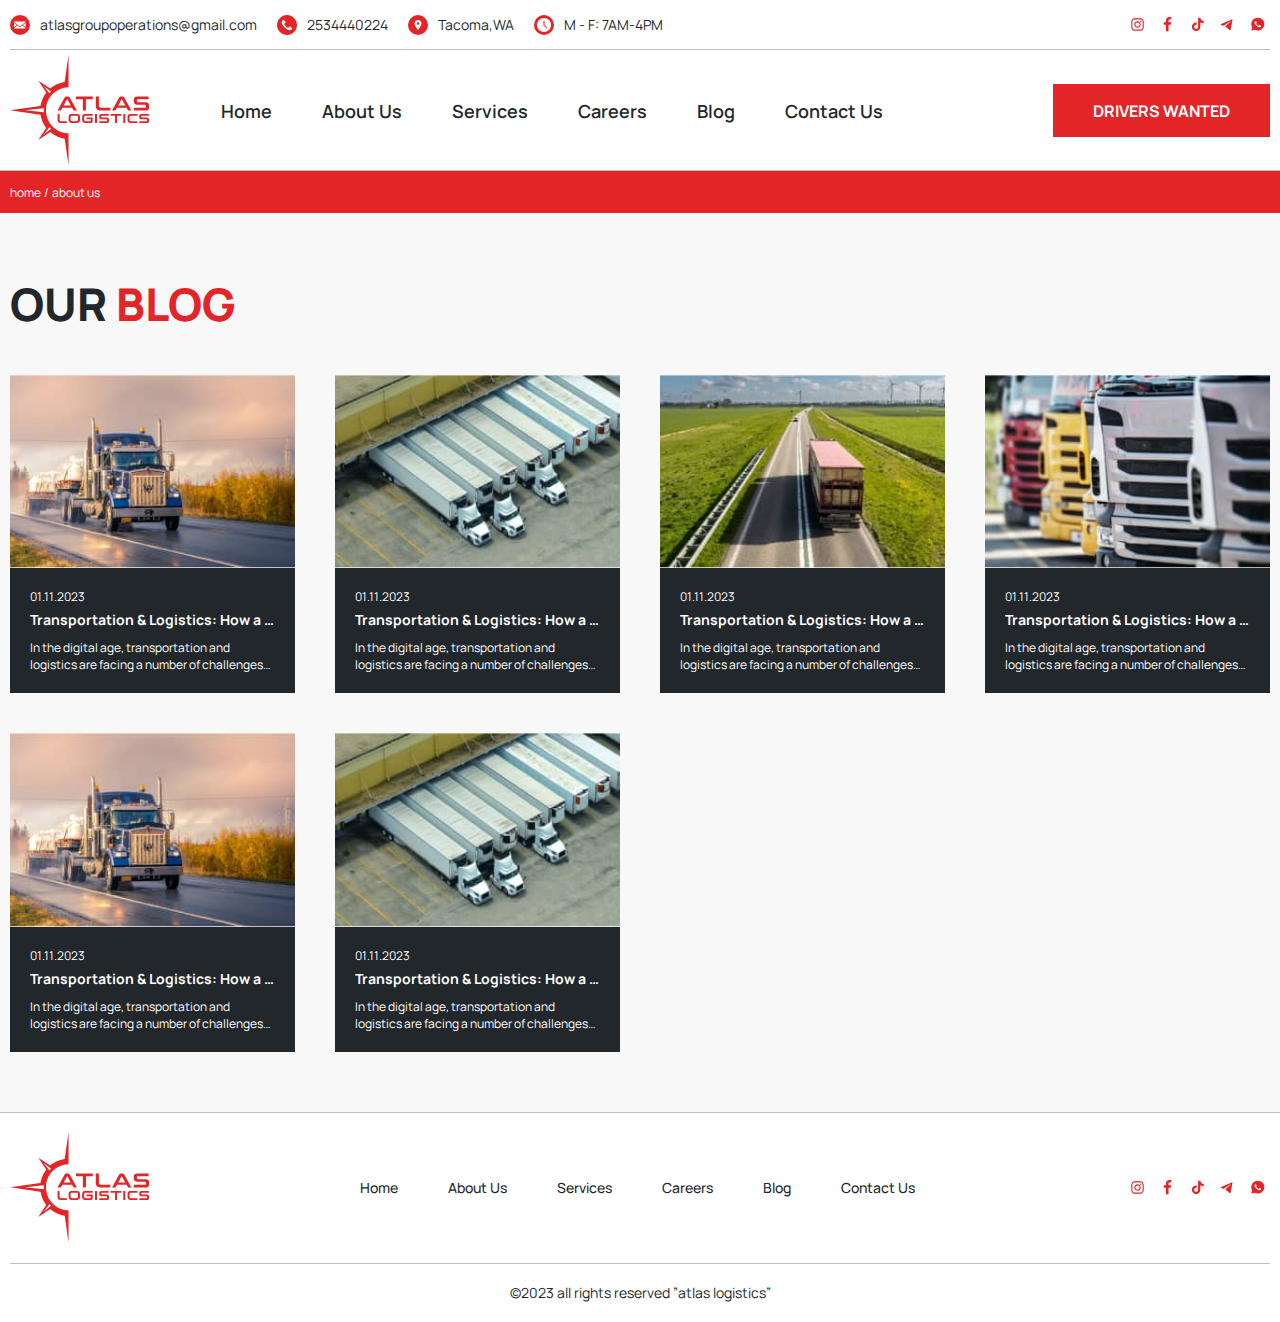
<file: blog.html>
<!DOCTYPE html>
<html lang="en">
<head>
    <meta charset="UTF-8">
    <meta name="viewport" content="width=device-width, initial-scale=1.0">
    <title>Document</title>
    <link rel="stylesheet" href="https://cdn.jsdelivr.net/npm/swiper@11/swiper-bundle.min.css" />
    <link rel="stylesheet" href="./style/style.css">
</head>
<body>
    <header>
        <div class="container">
            <div class="header__wrapper">
                <div class="header__wrapper-top">
                    <div class="header__wrapper-top-contacts">
                     <a href="mailto:atlasgroupoperations@gmail.com"> <svg xmlns="http://www.w3.org/2000/svg" width="20" height="20" viewBox="0 0 20 20" fill="none">
                        <circle cx="10" cy="10" r="10" fill="#E32528"/>
                        <path d="M4.05159 12.1829L6.89653 9.99992L4.05159 7.8169C4.03415 7.80346 4.01695 7.78971 4 7.77566V12.2242C4.01694 12.2101 4.03414 12.1964 4.05159 12.1829ZM15.1937 12.725L12.2035 10.4305L9.8306 12.2513L7.45775 10.4305L4.46754 12.725C4.22099 12.9142 4.0586 13.1955 4.01332 13.4999H15.6479C15.6026 13.1955 15.4402 12.9142 15.1937 12.725ZM15.6096 7.8169L12.7647 9.99992L15.6096 12.183C15.6271 12.1964 15.6443 12.2102 15.6612 12.2242V7.77563C15.6443 7.78969 15.627 7.80345 15.6096 7.8169Z" fill="white"/>
                        <path d="M4.4675 7.2749L9.83058 11.3901L15.1936 7.2749C15.4402 7.08572 15.6026 6.80444 15.6479 6.5H4.01331C4.05861 6.80444 4.22098 7.08572 4.4675 7.2749Z" fill="white"/>
                        </svg> atlasgroupoperations@gmail.com</a>
                     <a href="tel:2534440224">
                        <svg xmlns="http://www.w3.org/2000/svg" width="20" height="20" viewBox="0 0 20 20" fill="none">
                            <path d="M17.07 2.92786C13.1642 -0.976781 6.83251 -0.975843 2.92786 2.93001C-0.976781 6.83586 -0.975843 13.1675 2.93001 17.0721C6.83587 20.9768 13.1675 20.9758 17.0721 17.07C18.0006 16.1413 18.737 15.0388 19.2394 13.8254C19.7417 12.6121 20.0002 11.3117 20 9.99848C19.9998 8.68526 19.7409 7.38494 19.2382 6.17176C18.7355 4.95859 17.9987 3.85631 17.07 2.92786ZM15.1446 13.9299L15.1433 13.9312V13.9279L14.6366 14.4312C14.3144 14.7575 13.9136 14.9951 13.4727 15.1212C13.0319 15.2474 12.566 15.2577 12.12 15.1512C11.2061 14.9066 10.3373 14.5172 9.54664 13.9979C8.81202 13.5284 8.13126 12.9795 7.51665 12.3612C6.95116 11.7998 6.44308 11.1835 5.99997 10.5212C5.51529 9.80864 5.13164 9.03237 4.85997 8.21453C4.70727 7.74347 4.68876 7.23918 4.80651 6.75819C4.92426 6.27719 5.17362 5.83848 5.52665 5.49122L6.11997 4.8979C6.28493 4.7322 6.55297 4.73161 6.71864 4.89657L6.71997 4.8979L8.59328 6.77122C8.75899 6.93618 8.75957 7.20422 8.59461 7.36989L8.59328 7.37122L7.49329 8.47121C7.17766 8.7834 7.13797 9.27949 7.39997 9.63789C7.79783 10.1839 8.23808 10.6977 8.71664 11.1746C9.2502 11.7104 9.83025 12.1979 10.45 12.6312C10.808 12.881 11.2935 12.8389 11.6033 12.5312L12.6666 11.4512C12.8316 11.2855 13.0996 11.285 13.2653 11.4499L13.2666 11.4512L15.1433 13.3312C15.309 13.4962 15.3096 13.7642 15.1446 13.9299Z" fill="#E32528"/>
                            </svg>
                            2534440224
                     </a>
                     <div><svg width="20" height="20" viewBox="0 0 20 20" fill="none" xmlns="http://www.w3.org/2000/svg">
                        <circle cx="10" cy="10" r="10" fill="#E32528"/>
                        <g clip-path="url(#clip0_154_1172)">
                        <path d="M9.99983 5C8.08636 5 6.52966 6.55692 6.52966 8.47045C6.52966 10.3124 9.67821 14.6158 9.81227 14.798L9.93739 14.9683C9.94457 14.9781 9.95397 14.9861 9.96482 14.9916C9.97567 14.9971 9.98766 15 9.99983 15C10.0121 15 10.0241 14.9972 10.035 14.9916C10.0459 14.9861 10.0554 14.9781 10.0627 14.9683L10.1877 14.798C10.3218 14.6158 13.4703 10.3124 13.4703 8.47045C13.4703 6.55692 11.9134 5 9.99983 5ZM9.99983 7.22734C10.6854 7.22734 11.2429 7.78487 11.2429 8.47045C11.2429 9.15567 10.6854 9.71355 9.99983 9.71355C9.31463 9.71355 8.75672 9.15567 8.75672 8.47045C8.75672 7.78487 9.31461 7.22734 9.99983 7.22734Z" fill="white"/>
                        </g>
                        <defs>
                        <clipPath id="clip0_154_1172">
                        <rect width="10" height="10" fill="white" transform="translate(5 5)"/>
                        </clipPath>
                        </defs>
                        </svg>
                        
                        Tacoma,WA</div>
                     <div>
                        <svg width="20" height="20" viewBox="0 0 20 20" fill="none" xmlns="http://www.w3.org/2000/svg">
                            <circle cx="10" cy="10" r="10" fill="#E32528"/>
                            <path d="M10 17C13.866 17 17 13.866 17 10C17 6.13401 13.866 3 10 3C6.13401 3 3 6.13401 3 10C3 13.866 6.13401 17 10 17Z" fill="white"/>
                            <path fill-rule="evenodd" clip-rule="evenodd" d="M9.9763 6.27043C10.0431 6.27043 10.1072 6.29698 10.1545 6.34424C10.2018 6.3915 10.2283 6.4556 10.2283 6.52244V9.93751L12.698 12.4075C12.7221 12.4308 12.7413 12.4586 12.7545 12.4894C12.7677 12.5201 12.7746 12.5532 12.7749 12.5866C12.7752 12.6201 12.7688 12.6533 12.7562 12.6842C12.7435 12.7152 12.7248 12.7434 12.7011 12.767C12.6775 12.7907 12.6493 12.8094 12.6184 12.8221C12.5874 12.8347 12.5542 12.8411 12.5207 12.8408C12.4873 12.8405 12.4542 12.8336 12.4235 12.8204C12.3927 12.8072 12.3649 12.788 12.3417 12.7639L9.72412 10.1463V6.52227C9.72412 6.45544 9.75067 6.39134 9.79793 6.34408C9.84519 6.29681 9.90929 6.27026 9.97613 6.27026L9.9763 6.27043Z" fill="#E32528"/>
                            <path fill-rule="evenodd" clip-rule="evenodd" d="M9.72412 6.52213L9.72412 10.1463L12.3417 12.7639C12.3649 12.788 12.3927 12.8072 12.4235 12.8204C12.4542 12.8336 12.4873 12.8405 12.5207 12.8408C12.5542 12.8411 12.5874 12.8347 12.6184 12.8221C12.6493 12.8094 12.6775 12.7907 12.7011 12.767C12.7248 12.7434 12.7435 12.7152 12.7562 12.6842C12.7688 12.6533 12.7752 12.6201 12.7749 12.5866C12.7746 12.5532 12.7677 12.5201 12.7545 12.4893C12.7413 12.4586 12.7221 12.4308 12.698 12.4075L10.2283 9.93751V6.52244C10.2283 6.4556 10.2018 6.3915 10.1545 6.34424C10.1072 6.29698 10.0431 6.27043 9.9763 6.27043C9.90946 6.27043 9.84519 6.29681 9.79793 6.34407C9.75078 6.39122 9.72425 6.45546 9.72412 6.52213ZM10.1626 5.9166L10.1345 5.88843H9.97613C9.80802 5.88843 9.6468 5.95521 9.52793 6.07408C9.40906 6.19295 9.34229 6.35417 9.34229 6.52227V10.3045L12.0699 13.0321C12.1278 13.0912 12.1967 13.1385 12.2728 13.1712C12.3501 13.2044 12.4333 13.2219 12.5174 13.2226C12.6016 13.2234 12.685 13.2073 12.7629 13.1755C12.8408 13.1436 12.9116 13.0965 12.9711 13.037C13.0306 12.9775 13.0777 12.9067 13.1096 12.8288C13.1414 12.7509 13.1575 12.6675 13.1568 12.5833C13.156 12.4991 13.1385 12.416 13.1053 12.3386C13.0726 12.2626 13.0254 12.1936 12.9662 12.1357L10.6101 9.77937V6.52244C10.6101 6.35433 10.5434 6.19311 10.4245 6.07424C10.3507 6.00045 10.2606 5.94673 10.1626 5.9166Z" fill="#E32528"/>
                            </svg>
                            
                            
                        M - F: 7AM-4PM</div>   
                    </div>
                    <div class="header__wrapper-top-social">
                        <a href="">
                            <svg width="25" height="25" viewBox="0 0 25 25" fill="none" xmlns="http://www.w3.org/2000/svg">
                                <rect width="25" height="25" fill="white"/>
                                <path d="M12.5 7.37952C14.1566 7.37952 14.3825 7.37952 15.0602 7.37952C15.6627 7.37952 15.9639 7.53012 16.1898 7.60542C16.491 7.75602 16.7169 7.83133 16.9428 8.05723C17.1687 8.28313 17.3193 8.50904 17.3946 8.81024C17.4699 9.03615 17.5452 9.33735 17.6205 9.93976C17.6205 10.6175 17.6205 10.7681 17.6205 12.5C17.6205 14.2319 17.6205 14.3825 17.6205 15.0602C17.6205 15.6627 17.4699 15.9639 17.3946 16.1898C17.244 16.491 17.1687 16.7169 16.9428 16.9428C16.7169 17.1687 16.491 17.3193 16.1898 17.3946C15.9639 17.4699 15.6627 17.5452 15.0602 17.6205C14.3825 17.6205 14.2319 17.6205 12.5 17.6205C10.7681 17.6205 10.6175 17.6205 9.93976 17.6205C9.33735 17.6205 9.03615 17.4699 8.81024 17.3946C8.50904 17.244 8.28313 17.1687 8.05723 16.9428C7.83133 16.7169 7.68072 16.491 7.60542 16.1898C7.53012 15.9639 7.45482 15.6627 7.37952 15.0602C7.37952 14.3825 7.37952 14.2319 7.37952 12.5C7.37952 10.7681 7.37952 10.6175 7.37952 9.93976C7.37952 9.33735 7.53012 9.03615 7.60542 8.81024C7.75602 8.50904 7.83133 8.28313 8.05723 8.05723C8.28313 7.83133 8.50904 7.68072 8.81024 7.60542C9.03615 7.53012 9.33735 7.45482 9.93976 7.37952C10.6175 7.37952 10.8434 7.37952 12.5 7.37952ZM12.5 6.25C10.7681 6.25 10.6175 6.25 9.93976 6.25C9.26205 6.25 8.81024 6.4006 8.43374 6.55121C8.05723 6.70181 7.68072 6.92771 7.30422 7.30422C6.92771 7.68072 6.77711 7.98193 6.55121 8.43374C6.4006 8.81024 6.3253 9.26205 6.25 9.93976C6.25 10.6175 6.25 10.8434 6.25 12.5C6.25 14.2319 6.25 14.3825 6.25 15.0602C6.25 15.738 6.4006 16.1898 6.55121 16.5663C6.70181 16.9428 6.92771 17.3193 7.30422 17.6958C7.68072 18.0723 7.98193 18.2229 8.43374 18.4488C8.81024 18.5994 9.26205 18.6747 9.93976 18.75C10.6175 18.75 10.8434 18.75 12.5 18.75C14.1566 18.75 14.3825 18.75 15.0602 18.75C15.738 18.75 16.1898 18.5994 16.5663 18.4488C16.9428 18.2982 17.3193 18.0723 17.6958 17.6958C18.0723 17.3193 18.2229 17.0181 18.4488 16.5663C18.5994 16.1898 18.6747 15.738 18.75 15.0602C18.75 14.3825 18.75 14.1566 18.75 12.5C18.75 10.8434 18.75 10.6175 18.75 9.93976C18.75 9.26205 18.5994 8.81024 18.4488 8.43374C18.2982 8.05723 18.0723 7.68072 17.6958 7.30422C17.3193 6.92771 17.0181 6.77711 16.5663 6.55121C16.1898 6.4006 15.738 6.3253 15.0602 6.25C14.3825 6.25 14.2319 6.25 12.5 6.25Z" fill="#E32528"/>
                                <path d="M12.5 9.26205C10.6928 9.26205 9.26205 10.6928 9.26205 12.5C9.26205 14.3072 10.6928 15.738 12.5 15.738C14.3072 15.738 15.738 14.3072 15.738 12.5C15.738 10.6928 14.3072 9.26205 12.5 9.26205ZM12.5 14.6084C11.3705 14.6084 10.3916 13.7048 10.3916 12.5C10.3916 11.3705 11.2952 10.3916 12.5 10.3916C13.6295 10.3916 14.6084 11.2952 14.6084 12.5C14.6084 13.6295 13.6295 14.6084 12.5 14.6084Z" fill="#E32528"/>
                                <path d="M15.8133 9.93976C16.2291 9.93976 16.5663 9.60262 16.5663 9.18675C16.5663 8.77087 16.2291 8.43374 15.8133 8.43374C15.3974 8.43374 15.0602 8.77087 15.0602 9.18675C15.0602 9.60262 15.3974 9.93976 15.8133 9.93976Z" fill="#E32528"/>
                                </svg>
                                
                        </a>
                        <a href="">
                            <svg width="25" height="25" viewBox="0 0 25 25" fill="none" xmlns="http://www.w3.org/2000/svg">
                                <rect width="25" height="25" fill="white"/>
                                <path d="M13.5357 12.728H15.862L16.2273 10.3503H13.5352V9.05084C13.5352 8.06312 13.856 7.18726 14.7743 7.18726H16.25V5.11234C15.9907 5.07711 15.4424 5 14.4062 5C12.2426 5 10.9742 6.14956 10.9742 8.76856V10.3503H8.75V12.728H10.9742V19.2631C11.4146 19.3298 11.8608 19.375 12.3188 19.375C12.7328 19.375 13.1368 19.3369 13.5357 19.2827V12.728Z" fill="#E32528"/>
                                </svg>
                                
                                
                        </a>
                        <a href="">
                            <svg width="25" height="25" viewBox="0 0 25 25" fill="none" xmlns="http://www.w3.org/2000/svg">
                                <rect width="25" height="25" fill="white"/>
                                <path d="M18.7351 8.90852C17.8643 8.90849 17.0292 8.56254 16.4134 7.94677C15.7977 7.331 15.4518 6.49585 15.4518 5.62503H13.1059V14.8109C13.1055 15.2297 12.9733 15.6377 12.728 15.9772C12.4827 16.3167 12.1368 16.5703 11.7393 16.7022C11.3418 16.834 10.9128 16.8375 10.5133 16.7119C10.1137 16.5864 9.76381 16.3383 9.51312 16.0028C9.26244 15.6674 9.12371 15.2615 9.11659 14.8427C9.10947 14.424 9.23432 14.0136 9.47346 13.6698C9.71259 13.326 10.0539 13.0661 10.4489 12.9271C10.844 12.7881 11.2728 12.7769 11.6745 12.8952V10.6149C10.8207 10.4997 9.95213 10.6478 9.18471 11.0393C8.41728 11.4309 7.78757 12.0472 7.37965 12.806C6.97174 13.5649 6.80503 14.4301 6.90179 15.2862C6.99856 16.1422 7.35419 16.9484 7.9212 17.597C8.4882 18.2457 9.2396 18.7059 10.0751 18.9163C10.9105 19.1266 11.7903 19.0771 12.5968 18.7743C13.4034 18.4715 14.0984 17.9298 14.589 17.2216C15.0796 16.5134 15.3425 15.6724 15.3425 14.8109L15.4109 10.1677C16.3748 10.8753 17.5397 11.256 18.7354 11.2542L18.7351 8.90852Z" fill="#E32528"/>
                                </svg>
                                
                                
                        </a>
                        <a href="">
                            <svg width="25" height="25" viewBox="0 0 25 25" fill="none" xmlns="http://www.w3.org/2000/svg">
                                <rect width="25" height="25" fill="white"/>
                                <path d="M17.5 7.87639L15.6216 17.6827C15.6216 17.6827 15.3588 18.3626 14.6368 18.0365L10.3029 14.5954L10.2828 14.5852C10.8682 14.0409 15.4077 9.81416 15.6062 9.62258C15.9133 9.32585 15.7226 9.14921 15.366 9.37335L8.6605 13.7831L6.07352 12.8817C6.07352 12.8817 5.66641 12.7318 5.62725 12.4057C5.58756 12.0791 6.08692 11.9024 6.08692 11.9024L16.6332 7.61809C16.6332 7.61809 17.5 7.22371 17.5 7.87639Z" fill="#E32528"/>
                                </svg>
                                
                        </a>
                        <a href="">
                            <svg width="25" height="25" viewBox="0 0 25 25" fill="none" xmlns="http://www.w3.org/2000/svg">
                                <rect width="25" height="25" fill="white"/>
                                <path d="M17.4543 7.53906C16.2195 6.30859 14.5732 5.625 12.8354 5.625C9.22256 5.625 6.29573 8.54167 6.29573 12.1419C6.29573 13.2812 6.61585 14.4206 7.16463 15.3776L6.25 18.75L9.72561 17.8385C10.686 18.3398 11.7378 18.6133 12.8354 18.6133C16.4482 18.6133 19.375 15.6966 19.375 12.0964C19.3293 10.4102 18.689 8.76953 17.4543 7.53906ZM15.9909 14.4661C15.8537 14.8307 15.2134 15.1953 14.8933 15.2409C14.6189 15.2865 14.253 15.2865 13.8872 15.1953C13.6585 15.1042 13.3384 15.013 12.9726 14.8307C11.3262 14.1471 10.2744 12.5065 10.1829 12.3698C10.0915 12.2786 9.49695 11.5039 9.49695 10.6836C9.49695 9.86328 9.90854 9.4987 10.0457 9.31641C10.1829 9.13411 10.3659 9.13411 10.503 9.13411C10.5945 9.13411 10.7317 9.13411 10.8232 9.13411C10.9146 9.13411 11.0518 9.08854 11.189 9.40755C11.3262 9.72656 11.6463 10.5469 11.6921 10.5924C11.7378 10.6836 11.7378 10.7747 11.6921 10.8659C11.6463 10.957 11.6006 11.0482 11.5091 11.1393C11.4177 11.2305 11.3262 11.3672 11.2805 11.4128C11.189 11.5039 11.0976 11.5951 11.189 11.7318C11.2805 11.9141 11.6006 12.4154 12.1037 12.8711C12.7439 13.418 13.247 13.6003 13.4299 13.6914C13.6128 13.7826 13.7043 13.737 13.7957 13.6458C13.8872 13.5547 14.2073 13.1901 14.2988 13.0078C14.3902 12.8255 14.5274 12.8711 14.6646 12.9167C14.8018 12.9622 15.625 13.3724 15.7622 13.4635C15.9451 13.5547 16.0366 13.6003 16.0823 13.6458C16.128 13.7826 16.128 14.1016 15.9909 14.4661Z" fill="#E32528"/>
                                </svg>
                                
                        </a>
                    
                </div>
                </div>
                <div class="header__wrapper-bottom">
                   <img src="./images/logo.svg" alt="Atlas Logistics">
                   <nav class="nav">
                    <ul>
                        
                        <li><a href="#">Home</a></li>
                        <li><a href="./about.html">About us</a></li>
                        <li><a href="./services.html">Services</a></li>
                        <li><a href="./careers.html">Careers</a></li>
                        <li><a href="./blog.html">Blog</a></li>
                        <li><a href="./contact.html">Contact us</a></li>
                        <li><a href="" class="btn">Drivers Wanted</a></li>
                        <li>
                            <div class="header__wrapper-top">
                                <div class="header__wrapper-top-contacts">
                                 <a href="mailto:atlasgroupoperations@gmail.com"> <svg xmlns="http://www.w3.org/2000/svg" width="20" height="20" viewBox="0 0 20 20" fill="none">
                                    <circle cx="10" cy="10" r="10" fill="#E32528"/>
                                    <path d="M4.05159 12.1829L6.89653 9.99992L4.05159 7.8169C4.03415 7.80346 4.01695 7.78971 4 7.77566V12.2242C4.01694 12.2101 4.03414 12.1964 4.05159 12.1829ZM15.1937 12.725L12.2035 10.4305L9.8306 12.2513L7.45775 10.4305L4.46754 12.725C4.22099 12.9142 4.0586 13.1955 4.01332 13.4999H15.6479C15.6026 13.1955 15.4402 12.9142 15.1937 12.725ZM15.6096 7.8169L12.7647 9.99992L15.6096 12.183C15.6271 12.1964 15.6443 12.2102 15.6612 12.2242V7.77563C15.6443 7.78969 15.627 7.80345 15.6096 7.8169Z" fill="white"/>
                                    <path d="M4.4675 7.2749L9.83058 11.3901L15.1936 7.2749C15.4402 7.08572 15.6026 6.80444 15.6479 6.5H4.01331C4.05861 6.80444 4.22098 7.08572 4.4675 7.2749Z" fill="white"/>
                                    </svg> atlasgroupoperations@gmail.com</a>
                                 <a href="tel:2534440224">
                                    <svg xmlns="http://www.w3.org/2000/svg" width="20" height="20" viewBox="0 0 20 20" fill="none">
                                        <path d="M17.07 2.92786C13.1642 -0.976781 6.83251 -0.975843 2.92786 2.93001C-0.976781 6.83586 -0.975843 13.1675 2.93001 17.0721C6.83587 20.9768 13.1675 20.9758 17.0721 17.07C18.0006 16.1413 18.737 15.0388 19.2394 13.8254C19.7417 12.6121 20.0002 11.3117 20 9.99848C19.9998 8.68526 19.7409 7.38494 19.2382 6.17176C18.7355 4.95859 17.9987 3.85631 17.07 2.92786ZM15.1446 13.9299L15.1433 13.9312V13.9279L14.6366 14.4312C14.3144 14.7575 13.9136 14.9951 13.4727 15.1212C13.0319 15.2474 12.566 15.2577 12.12 15.1512C11.2061 14.9066 10.3373 14.5172 9.54664 13.9979C8.81202 13.5284 8.13126 12.9795 7.51665 12.3612C6.95116 11.7998 6.44308 11.1835 5.99997 10.5212C5.51529 9.80864 5.13164 9.03237 4.85997 8.21453C4.70727 7.74347 4.68876 7.23918 4.80651 6.75819C4.92426 6.27719 5.17362 5.83848 5.52665 5.49122L6.11997 4.8979C6.28493 4.7322 6.55297 4.73161 6.71864 4.89657L6.71997 4.8979L8.59328 6.77122C8.75899 6.93618 8.75957 7.20422 8.59461 7.36989L8.59328 7.37122L7.49329 8.47121C7.17766 8.7834 7.13797 9.27949 7.39997 9.63789C7.79783 10.1839 8.23808 10.6977 8.71664 11.1746C9.2502 11.7104 9.83025 12.1979 10.45 12.6312C10.808 12.881 11.2935 12.8389 11.6033 12.5312L12.6666 11.4512C12.8316 11.2855 13.0996 11.285 13.2653 11.4499L13.2666 11.4512L15.1433 13.3312C15.309 13.4962 15.3096 13.7642 15.1446 13.9299Z" fill="#E32528"/>
                                        </svg>
                                        2534440224
                                 </a>
                                 <div><svg width="20" height="20" viewBox="0 0 20 20" fill="none" xmlns="http://www.w3.org/2000/svg">
                                    <circle cx="10" cy="10" r="10" fill="#E32528"/>
                                    <g clip-path="url(#clip0_154_1172)">
                                    <path d="M9.99983 5C8.08636 5 6.52966 6.55692 6.52966 8.47045C6.52966 10.3124 9.67821 14.6158 9.81227 14.798L9.93739 14.9683C9.94457 14.9781 9.95397 14.9861 9.96482 14.9916C9.97567 14.9971 9.98766 15 9.99983 15C10.0121 15 10.0241 14.9972 10.035 14.9916C10.0459 14.9861 10.0554 14.9781 10.0627 14.9683L10.1877 14.798C10.3218 14.6158 13.4703 10.3124 13.4703 8.47045C13.4703 6.55692 11.9134 5 9.99983 5ZM9.99983 7.22734C10.6854 7.22734 11.2429 7.78487 11.2429 8.47045C11.2429 9.15567 10.6854 9.71355 9.99983 9.71355C9.31463 9.71355 8.75672 9.15567 8.75672 8.47045C8.75672 7.78487 9.31461 7.22734 9.99983 7.22734Z" fill="white"/>
                                    </g>
                                    <defs>
                                    <clipPath id="clip0_154_1172">
                                    <rect width="10" height="10" fill="white" transform="translate(5 5)"/>
                                    </clipPath>
                                    </defs>
                                    </svg>
                                    
                                    Tacoma,WA</div>
                                 <div>
                                    <svg width="20" height="20" viewBox="0 0 20 20" fill="none" xmlns="http://www.w3.org/2000/svg">
                                        <circle cx="10" cy="10" r="10" fill="#E32528"/>
                                        <path d="M10 17C13.866 17 17 13.866 17 10C17 6.13401 13.866 3 10 3C6.13401 3 3 6.13401 3 10C3 13.866 6.13401 17 10 17Z" fill="white"/>
                                        <path fill-rule="evenodd" clip-rule="evenodd" d="M9.9763 6.27043C10.0431 6.27043 10.1072 6.29698 10.1545 6.34424C10.2018 6.3915 10.2283 6.4556 10.2283 6.52244V9.93751L12.698 12.4075C12.7221 12.4308 12.7413 12.4586 12.7545 12.4894C12.7677 12.5201 12.7746 12.5532 12.7749 12.5866C12.7752 12.6201 12.7688 12.6533 12.7562 12.6842C12.7435 12.7152 12.7248 12.7434 12.7011 12.767C12.6775 12.7907 12.6493 12.8094 12.6184 12.8221C12.5874 12.8347 12.5542 12.8411 12.5207 12.8408C12.4873 12.8405 12.4542 12.8336 12.4235 12.8204C12.3927 12.8072 12.3649 12.788 12.3417 12.7639L9.72412 10.1463V6.52227C9.72412 6.45544 9.75067 6.39134 9.79793 6.34408C9.84519 6.29681 9.90929 6.27026 9.97613 6.27026L9.9763 6.27043Z" fill="#E32528"/>
                                        <path fill-rule="evenodd" clip-rule="evenodd" d="M9.72412 6.52213L9.72412 10.1463L12.3417 12.7639C12.3649 12.788 12.3927 12.8072 12.4235 12.8204C12.4542 12.8336 12.4873 12.8405 12.5207 12.8408C12.5542 12.8411 12.5874 12.8347 12.6184 12.8221C12.6493 12.8094 12.6775 12.7907 12.7011 12.767C12.7248 12.7434 12.7435 12.7152 12.7562 12.6842C12.7688 12.6533 12.7752 12.6201 12.7749 12.5866C12.7746 12.5532 12.7677 12.5201 12.7545 12.4893C12.7413 12.4586 12.7221 12.4308 12.698 12.4075L10.2283 9.93751V6.52244C10.2283 6.4556 10.2018 6.3915 10.1545 6.34424C10.1072 6.29698 10.0431 6.27043 9.9763 6.27043C9.90946 6.27043 9.84519 6.29681 9.79793 6.34407C9.75078 6.39122 9.72425 6.45546 9.72412 6.52213ZM10.1626 5.9166L10.1345 5.88843H9.97613C9.80802 5.88843 9.6468 5.95521 9.52793 6.07408C9.40906 6.19295 9.34229 6.35417 9.34229 6.52227V10.3045L12.0699 13.0321C12.1278 13.0912 12.1967 13.1385 12.2728 13.1712C12.3501 13.2044 12.4333 13.2219 12.5174 13.2226C12.6016 13.2234 12.685 13.2073 12.7629 13.1755C12.8408 13.1436 12.9116 13.0965 12.9711 13.037C13.0306 12.9775 13.0777 12.9067 13.1096 12.8288C13.1414 12.7509 13.1575 12.6675 13.1568 12.5833C13.156 12.4991 13.1385 12.416 13.1053 12.3386C13.0726 12.2626 13.0254 12.1936 12.9662 12.1357L10.6101 9.77937V6.52244C10.6101 6.35433 10.5434 6.19311 10.4245 6.07424C10.3507 6.00045 10.2606 5.94673 10.1626 5.9166Z" fill="#E32528"/>
                                        </svg>
                                        
                                        
                                    M - F: 7AM-4PM</div>   
                                </div>
                                <div class="header__wrapper-top-social">
                                    <a href="">
                                        <svg width="25" height="25" viewBox="0 0 25 25" fill="none" xmlns="http://www.w3.org/2000/svg">
                                            <rect width="25" height="25" fill="white"/>
                                            <path d="M12.5 7.37952C14.1566 7.37952 14.3825 7.37952 15.0602 7.37952C15.6627 7.37952 15.9639 7.53012 16.1898 7.60542C16.491 7.75602 16.7169 7.83133 16.9428 8.05723C17.1687 8.28313 17.3193 8.50904 17.3946 8.81024C17.4699 9.03615 17.5452 9.33735 17.6205 9.93976C17.6205 10.6175 17.6205 10.7681 17.6205 12.5C17.6205 14.2319 17.6205 14.3825 17.6205 15.0602C17.6205 15.6627 17.4699 15.9639 17.3946 16.1898C17.244 16.491 17.1687 16.7169 16.9428 16.9428C16.7169 17.1687 16.491 17.3193 16.1898 17.3946C15.9639 17.4699 15.6627 17.5452 15.0602 17.6205C14.3825 17.6205 14.2319 17.6205 12.5 17.6205C10.7681 17.6205 10.6175 17.6205 9.93976 17.6205C9.33735 17.6205 9.03615 17.4699 8.81024 17.3946C8.50904 17.244 8.28313 17.1687 8.05723 16.9428C7.83133 16.7169 7.68072 16.491 7.60542 16.1898C7.53012 15.9639 7.45482 15.6627 7.37952 15.0602C7.37952 14.3825 7.37952 14.2319 7.37952 12.5C7.37952 10.7681 7.37952 10.6175 7.37952 9.93976C7.37952 9.33735 7.53012 9.03615 7.60542 8.81024C7.75602 8.50904 7.83133 8.28313 8.05723 8.05723C8.28313 7.83133 8.50904 7.68072 8.81024 7.60542C9.03615 7.53012 9.33735 7.45482 9.93976 7.37952C10.6175 7.37952 10.8434 7.37952 12.5 7.37952ZM12.5 6.25C10.7681 6.25 10.6175 6.25 9.93976 6.25C9.26205 6.25 8.81024 6.4006 8.43374 6.55121C8.05723 6.70181 7.68072 6.92771 7.30422 7.30422C6.92771 7.68072 6.77711 7.98193 6.55121 8.43374C6.4006 8.81024 6.3253 9.26205 6.25 9.93976C6.25 10.6175 6.25 10.8434 6.25 12.5C6.25 14.2319 6.25 14.3825 6.25 15.0602C6.25 15.738 6.4006 16.1898 6.55121 16.5663C6.70181 16.9428 6.92771 17.3193 7.30422 17.6958C7.68072 18.0723 7.98193 18.2229 8.43374 18.4488C8.81024 18.5994 9.26205 18.6747 9.93976 18.75C10.6175 18.75 10.8434 18.75 12.5 18.75C14.1566 18.75 14.3825 18.75 15.0602 18.75C15.738 18.75 16.1898 18.5994 16.5663 18.4488C16.9428 18.2982 17.3193 18.0723 17.6958 17.6958C18.0723 17.3193 18.2229 17.0181 18.4488 16.5663C18.5994 16.1898 18.6747 15.738 18.75 15.0602C18.75 14.3825 18.75 14.1566 18.75 12.5C18.75 10.8434 18.75 10.6175 18.75 9.93976C18.75 9.26205 18.5994 8.81024 18.4488 8.43374C18.2982 8.05723 18.0723 7.68072 17.6958 7.30422C17.3193 6.92771 17.0181 6.77711 16.5663 6.55121C16.1898 6.4006 15.738 6.3253 15.0602 6.25C14.3825 6.25 14.2319 6.25 12.5 6.25Z" fill="#E32528"/>
                                            <path d="M12.5 9.26205C10.6928 9.26205 9.26205 10.6928 9.26205 12.5C9.26205 14.3072 10.6928 15.738 12.5 15.738C14.3072 15.738 15.738 14.3072 15.738 12.5C15.738 10.6928 14.3072 9.26205 12.5 9.26205ZM12.5 14.6084C11.3705 14.6084 10.3916 13.7048 10.3916 12.5C10.3916 11.3705 11.2952 10.3916 12.5 10.3916C13.6295 10.3916 14.6084 11.2952 14.6084 12.5C14.6084 13.6295 13.6295 14.6084 12.5 14.6084Z" fill="#E32528"/>
                                            <path d="M15.8133 9.93976C16.2291 9.93976 16.5663 9.60262 16.5663 9.18675C16.5663 8.77087 16.2291 8.43374 15.8133 8.43374C15.3974 8.43374 15.0602 8.77087 15.0602 9.18675C15.0602 9.60262 15.3974 9.93976 15.8133 9.93976Z" fill="#E32528"/>
                                            </svg>
                                            
                                    </a>
                                    <a href="">
                                        <svg width="25" height="25" viewBox="0 0 25 25" fill="none" xmlns="http://www.w3.org/2000/svg">
                                            <rect width="25" height="25" fill="white"/>
                                            <path d="M13.5357 12.728H15.862L16.2273 10.3503H13.5352V9.05084C13.5352 8.06312 13.856 7.18726 14.7743 7.18726H16.25V5.11234C15.9907 5.07711 15.4424 5 14.4062 5C12.2426 5 10.9742 6.14956 10.9742 8.76856V10.3503H8.75V12.728H10.9742V19.2631C11.4146 19.3298 11.8608 19.375 12.3188 19.375C12.7328 19.375 13.1368 19.3369 13.5357 19.2827V12.728Z" fill="#E32528"/>
                                            </svg>
                                            
                                            
                                    </a>
                                    <a href="">
                                        <svg width="25" height="25" viewBox="0 0 25 25" fill="none" xmlns="http://www.w3.org/2000/svg">
                                            <rect width="25" height="25" fill="white"/>
                                            <path d="M18.7351 8.90852C17.8643 8.90849 17.0292 8.56254 16.4134 7.94677C15.7977 7.331 15.4518 6.49585 15.4518 5.62503H13.1059V14.8109C13.1055 15.2297 12.9733 15.6377 12.728 15.9772C12.4827 16.3167 12.1368 16.5703 11.7393 16.7022C11.3418 16.834 10.9128 16.8375 10.5133 16.7119C10.1137 16.5864 9.76381 16.3383 9.51312 16.0028C9.26244 15.6674 9.12371 15.2615 9.11659 14.8427C9.10947 14.424 9.23432 14.0136 9.47346 13.6698C9.71259 13.326 10.0539 13.0661 10.4489 12.9271C10.844 12.7881 11.2728 12.7769 11.6745 12.8952V10.6149C10.8207 10.4997 9.95213 10.6478 9.18471 11.0393C8.41728 11.4309 7.78757 12.0472 7.37965 12.806C6.97174 13.5649 6.80503 14.4301 6.90179 15.2862C6.99856 16.1422 7.35419 16.9484 7.9212 17.597C8.4882 18.2457 9.2396 18.7059 10.0751 18.9163C10.9105 19.1266 11.7903 19.0771 12.5968 18.7743C13.4034 18.4715 14.0984 17.9298 14.589 17.2216C15.0796 16.5134 15.3425 15.6724 15.3425 14.8109L15.4109 10.1677C16.3748 10.8753 17.5397 11.256 18.7354 11.2542L18.7351 8.90852Z" fill="#E32528"/>
                                            </svg>
                                            
                                            
                                    </a>
                                    <a href="">
                                        <svg width="25" height="25" viewBox="0 0 25 25" fill="none" xmlns="http://www.w3.org/2000/svg">
                                            <rect width="25" height="25" fill="white"/>
                                            <path d="M17.5 7.87639L15.6216 17.6827C15.6216 17.6827 15.3588 18.3626 14.6368 18.0365L10.3029 14.5954L10.2828 14.5852C10.8682 14.0409 15.4077 9.81416 15.6062 9.62258C15.9133 9.32585 15.7226 9.14921 15.366 9.37335L8.6605 13.7831L6.07352 12.8817C6.07352 12.8817 5.66641 12.7318 5.62725 12.4057C5.58756 12.0791 6.08692 11.9024 6.08692 11.9024L16.6332 7.61809C16.6332 7.61809 17.5 7.22371 17.5 7.87639Z" fill="#E32528"/>
                                            </svg>
                                            
                                    </a>
                                    <a href="">
                                        <svg width="25" height="25" viewBox="0 0 25 25" fill="none" xmlns="http://www.w3.org/2000/svg">
                                            <rect width="25" height="25" fill="white"/>
                                            <path d="M17.4543 7.53906C16.2195 6.30859 14.5732 5.625 12.8354 5.625C9.22256 5.625 6.29573 8.54167 6.29573 12.1419C6.29573 13.2812 6.61585 14.4206 7.16463 15.3776L6.25 18.75L9.72561 17.8385C10.686 18.3398 11.7378 18.6133 12.8354 18.6133C16.4482 18.6133 19.375 15.6966 19.375 12.0964C19.3293 10.4102 18.689 8.76953 17.4543 7.53906ZM15.9909 14.4661C15.8537 14.8307 15.2134 15.1953 14.8933 15.2409C14.6189 15.2865 14.253 15.2865 13.8872 15.1953C13.6585 15.1042 13.3384 15.013 12.9726 14.8307C11.3262 14.1471 10.2744 12.5065 10.1829 12.3698C10.0915 12.2786 9.49695 11.5039 9.49695 10.6836C9.49695 9.86328 9.90854 9.4987 10.0457 9.31641C10.1829 9.13411 10.3659 9.13411 10.503 9.13411C10.5945 9.13411 10.7317 9.13411 10.8232 9.13411C10.9146 9.13411 11.0518 9.08854 11.189 9.40755C11.3262 9.72656 11.6463 10.5469 11.6921 10.5924C11.7378 10.6836 11.7378 10.7747 11.6921 10.8659C11.6463 10.957 11.6006 11.0482 11.5091 11.1393C11.4177 11.2305 11.3262 11.3672 11.2805 11.4128C11.189 11.5039 11.0976 11.5951 11.189 11.7318C11.2805 11.9141 11.6006 12.4154 12.1037 12.8711C12.7439 13.418 13.247 13.6003 13.4299 13.6914C13.6128 13.7826 13.7043 13.737 13.7957 13.6458C13.8872 13.5547 14.2073 13.1901 14.2988 13.0078C14.3902 12.8255 14.5274 12.8711 14.6646 12.9167C14.8018 12.9622 15.625 13.3724 15.7622 13.4635C15.9451 13.5547 16.0366 13.6003 16.0823 13.6458C16.128 13.7826 16.128 14.1016 15.9909 14.4661Z" fill="#E32528"/>
                                            </svg>
                                            
                                    </a>
                                
                            </div>
                            </div>    
                        </li>
                    </ul>
                   </nav>
                   <a href="" class="btn">Drivers Wanted</a>
                   <div class="menuBtns header-btn" data-menu="burger">
                    <div class="icon-left icon"></div>
                    <div class="icon-right icon"></div>
                  </div>
                </div>
            </div>
        </div>
    </header>
    <main class="blog-page">
        <div class="breadcrumbs">
            <div class="container">
                <a href="">home</a>
                <span>/</span>
                <span>about us</span></div>
        </div>
        <section class="blog">
            <div class="container">
            <div class="blog__container">
                <div class="blog__container-title">
                    <h2>Our <span>blog</span></h2>
                    
                </div>
                <div class="blog__container">
                    <div class="blog__container-content">
                          <a href="./blog-page.html" class=" blog__container-content-item">
                            <img src="./images/blog-img1.jpg" alt="">
                            <div class="item-text">
                                <div class="time">01.11.2023</div>
                                <h3>Transportation & Logistics: How a Trucking Company is Revolutionizing the Trucking Industry in the Digital Age</h3>
                                <p>In the digital age, transportation and logistics are facing a number of challenges and opportunities, and trac companies play an important role in this transformation.</p>
                            </div>
                          </a>
                          <a href="./blog-page.html" class=" blog__container-content-item">
                            <img src="./images/blog-img2.jpg" alt="">
                            <div class="item-text">
                                <div class="time">01.11.2023</div>
                                <h3>Transportation & Logistics: How a Trucking Company is Revolutionizing the Trucking Industry in the Digital Age</h3>
                                <p>In the digital age, transportation and logistics are facing a number of challenges and opportunities, and trac companies play an important role in this transformation.</p>
                            </div>
                          </a>
                          <a href="./blog-page.html" class=" blog__container-content-item">
                            <img src="./images/blog-img3.jpg" alt="">
                            <div class="item-text">
                                <div class="time">01.11.2023</div>
                                <h3>Transportation & Logistics: How a Trucking Company is Revolutionizing the Trucking Industry in the Digital Age</h3>
                                <p>In the digital age, transportation and logistics are facing a number of challenges and opportunities, and trac companies play an important role in this transformation.</p>
                            </div>
                          </a>
                          <a href="./blog.html" class=" blog__container-content-item">
                            <img src="./images/blog-img4.jpg" alt="">
                            <div class="item-text">
                                <div class="time">01.11.2023</div>
                                <h3>Transportation & Logistics: How a Trucking Company is Revolutionizing the Trucking Industry in the Digital Age</h3>
                                <p>In the digital age, transportation and logistics are facing a number of challenges and opportunities, and trac companies play an important role in this transformation.</p>
                            </div>
                          </a>
                          <a href="./blog.html" class="blog__container-content-item">
                            <img src="./images/blog-img1.jpg" alt="">
                            <div class="item-text">
                                <div class="time">01.11.2023</div>
                                <h3>Transportation & Logistics: How a Trucking Company is Revolutionizing the Trucking Industry in the Digital Age</h3>
                                <p>In the digital age, transportation and logistics are facing a number of challenges and opportunities, and trac companies play an important role in this transformation.</p>
                            </div>
                          </a>
                          <a href="./blog.html" class="blog__container-content-item">
                            <img src="./images/blog-img2.jpg" alt="">
                            <div class="item-text">
                                <div class="time">01.11.2023</div>
                                <h3>Transportation & Logistics: How a Trucking Company is Revolutionizing the Trucking Industry in the Digital Age</h3>
                                <p>In the digital age, transportation and logistics are facing a number of challenges and opportunities, and trac companies play an important role in this transformation.</p>
                            </div>
                          </a>
                         
                        </div>
                        
                </div>
            </div>
        </div>
        </section>
    </main>
    <footer class="footer">
        <div class="container">
            <div class="footer__container">
                <div class="footer__container-top">
                        <img src="./images/logo.svg" alt="Atlas Logistics">
                        <nav>
                         <ul>
                             <li><a href="">Home</a></li>
                             <li><a href="">About us</a></li>
                             <li><a href="">Services</a></li>
                             <li><a href="">Careers</a></li>
                             <li><a href="">Blog</a></li>
                             <li><a href="">Contact us</a></li>
                         </ul>
                        </nav>
                       
                        <div class="header__wrapper-top-social">
                            <a href="">
                                <svg xmlns="http://www.w3.org/2000/svg" width="25" height="25" viewBox="0 0 25 25" fill="none">
                                <path d="M12.5 7.37952C14.1566 7.37952 14.3825 7.37952 15.0602 7.37952C15.6627 7.37952 15.9639 7.53012 16.1898 7.60542C16.491 7.75602 16.7169 7.83133 16.9428 8.05723C17.1687 8.28313 17.3193 8.50904 17.3946 8.81024C17.4699 9.03615 17.5452 9.33735 17.6205 9.93976C17.6205 10.6175 17.6205 10.7681 17.6205 12.5C17.6205 14.2319 17.6205 14.3825 17.6205 15.0602C17.6205 15.6627 17.4699 15.9639 17.3946 16.1898C17.244 16.491 17.1687 16.7169 16.9428 16.9428C16.7169 17.1687 16.491 17.3193 16.1898 17.3946C15.9639 17.4699 15.6627 17.5452 15.0602 17.6205C14.3825 17.6205 14.2319 17.6205 12.5 17.6205C10.7681 17.6205 10.6175 17.6205 9.93976 17.6205C9.33735 17.6205 9.03615 17.4699 8.81024 17.3946C8.50904 17.244 8.28313 17.1687 8.05723 16.9428C7.83133 16.7169 7.68072 16.491 7.60542 16.1898C7.53012 15.9639 7.45482 15.6627 7.37952 15.0602C7.37952 14.3825 7.37952 14.2319 7.37952 12.5C7.37952 10.7681 7.37952 10.6175 7.37952 9.93976C7.37952 9.33735 7.53012 9.03615 7.60542 8.81024C7.75602 8.50904 7.83133 8.28313 8.05723 8.05723C8.28313 7.83133 8.50904 7.68072 8.81024 7.60542C9.03615 7.53012 9.33735 7.45482 9.93976 7.37952C10.6175 7.37952 10.8434 7.37952 12.5 7.37952ZM12.5 6.25C10.7681 6.25 10.6175 6.25 9.93976 6.25C9.26205 6.25 8.81024 6.4006 8.43374 6.55121C8.05723 6.70181 7.68072 6.92771 7.30422 7.30422C6.92771 7.68072 6.77711 7.98193 6.55121 8.43374C6.4006 8.81024 6.3253 9.26205 6.25 9.93976C6.25 10.6175 6.25 10.8434 6.25 12.5C6.25 14.2319 6.25 14.3825 6.25 15.0602C6.25 15.738 6.4006 16.1898 6.55121 16.5663C6.70181 16.9428 6.92771 17.3193 7.30422 17.6958C7.68072 18.0723 7.98193 18.2229 8.43374 18.4488C8.81024 18.5994 9.26205 18.6747 9.93976 18.75C10.6175 18.75 10.8434 18.75 12.5 18.75C14.1566 18.75 14.3825 18.75 15.0602 18.75C15.738 18.75 16.1898 18.5994 16.5663 18.4488C16.9428 18.2982 17.3193 18.0723 17.6958 17.6958C18.0723 17.3193 18.2229 17.0181 18.4488 16.5663C18.5994 16.1898 18.6747 15.738 18.75 15.0602C18.75 14.3825 18.75 14.1566 18.75 12.5C18.75 10.8434 18.75 10.6175 18.75 9.93976C18.75 9.26205 18.5994 8.81024 18.4488 8.43374C18.2982 8.05723 18.0723 7.68072 17.6958 7.30422C17.3193 6.92771 17.0181 6.77711 16.5663 6.55121C16.1898 6.4006 15.738 6.3253 15.0602 6.25C14.3825 6.25 14.2319 6.25 12.5 6.25Z" fill="#E32528"/>
                                <path d="M12.5 9.26205C10.6928 9.26205 9.26205 10.6928 9.26205 12.5C9.26205 14.3072 10.6928 15.738 12.5 15.738C14.3072 15.738 15.738 14.3072 15.738 12.5C15.738 10.6928 14.3072 9.26205 12.5 9.26205ZM12.5 14.6084C11.3705 14.6084 10.3916 13.7048 10.3916 12.5C10.3916 11.3705 11.2952 10.3916 12.5 10.3916C13.6295 10.3916 14.6084 11.2952 14.6084 12.5C14.6084 13.6295 13.6295 14.6084 12.5 14.6084Z" fill="#E32528"/>
                                <path d="M15.8133 9.93976C16.2291 9.93976 16.5663 9.60262 16.5663 9.18675C16.5663 8.77087 16.2291 8.43374 15.8133 8.43374C15.3974 8.43374 15.0602 8.77087 15.0602 9.18675C15.0602 9.60262 15.3974 9.93976 15.8133 9.93976Z" fill="#E32528"/>
                                </svg></a>
                            <a href="">
                                <svg xmlns="http://www.w3.org/2000/svg" width="25" height="25" viewBox="0 0 25 25" fill="none">
                                    <path d="M13.5357 12.728H15.862L16.2273 10.3503H13.5352V9.05084C13.5352 8.06312 13.856 7.18726 14.7743 7.18726H16.25V5.11234C15.9907 5.07711 15.4424 5 14.4062 5C12.2426 5 10.9742 6.14956 10.9742 8.76856V10.3503H8.75V12.728H10.9742V19.2631C11.4146 19.3298 11.8608 19.375 12.3188 19.375C12.7328 19.375 13.1368 19.3369 13.5357 19.2827V12.728Z" fill="#E32528"/>
                                    </svg>
                            </a>
                            <a href="">
                                <svg width="25" height="25" viewBox="0 0 25 25" fill="none" xmlns="http://www.w3.org/2000/svg">
                                    <path d="M18.7351 8.90852C17.8643 8.90849 17.0292 8.56254 16.4134 7.94677C15.7977 7.331 15.4518 6.49585 15.4518 5.62503H13.1059V14.8109C13.1055 15.2297 12.9733 15.6377 12.728 15.9772C12.4827 16.3167 12.1368 16.5703 11.7393 16.7022C11.3418 16.834 10.9128 16.8375 10.5133 16.7119C10.1137 16.5864 9.76381 16.3383 9.51312 16.0028C9.26244 15.6674 9.12371 15.2615 9.11659 14.8427C9.10947 14.424 9.23432 14.0136 9.47346 13.6698C9.71259 13.326 10.0539 13.0661 10.4489 12.9271C10.844 12.7881 11.2728 12.7769 11.6745 12.8952V10.6149C10.8207 10.4997 9.95213 10.6478 9.18471 11.0393C8.41728 11.4309 7.78757 12.0472 7.37965 12.806C6.97174 13.5649 6.80503 14.4301 6.90179 15.2862C6.99856 16.1422 7.35419 16.9484 7.9212 17.597C8.4882 18.2457 9.2396 18.7059 10.0751 18.9163C10.9105 19.1266 11.7903 19.0771 12.5968 18.7743C13.4034 18.4715 14.0984 17.9298 14.589 17.2216C15.0796 16.5134 15.3425 15.6724 15.3425 14.8109L15.4109 10.1677C16.3748 10.8753 17.5397 11.256 18.7354 11.2542L18.7351 8.90852Z" fill="#E32528"/>
                                    </svg>
                                    
                            </a>
                            <a href="">
                                <svg xmlns="http://www.w3.org/2000/svg" width="25" height="25" viewBox="0 0 25 25" fill="none">
                                    <path d="M17.5 7.87639L15.6216 17.6827C15.6216 17.6827 15.3588 18.3626 14.6368 18.0365L10.3029 14.5954L10.2828 14.5852C10.8682 14.0409 15.4077 9.81416 15.6062 9.62258C15.9133 9.32585 15.7226 9.14921 15.366 9.37335L8.6605 13.7831L6.07352 12.8817C6.07352 12.8817 5.66641 12.7318 5.62725 12.4057C5.58756 12.0791 6.08692 11.9024 6.08692 11.9024L16.6332 7.61809C16.6332 7.61809 17.5 7.22371 17.5 7.87639Z" fill="#E32528"/>
                                    </svg>
                            </a>
                            <a href="">
                                <svg xmlns="http://www.w3.org/2000/svg" width="25" height="25" viewBox="0 0 25 25" fill="none">
                                    <path d="M17.4543 7.53906C16.2195 6.30859 14.5732 5.625 12.8354 5.625C9.22256 5.625 6.29573 8.54167 6.29573 12.1419C6.29573 13.2812 6.61585 14.4206 7.16463 15.3776L6.25 18.75L9.72561 17.8385C10.686 18.3398 11.7378 18.6133 12.8354 18.6133C16.4482 18.6133 19.375 15.6966 19.375 12.0964C19.3293 10.4102 18.689 8.76953 17.4543 7.53906ZM15.9909 14.4661C15.8537 14.8307 15.2134 15.1953 14.8933 15.2409C14.6189 15.2865 14.253 15.2865 13.8872 15.1953C13.6585 15.1042 13.3384 15.013 12.9726 14.8307C11.3262 14.1471 10.2744 12.5065 10.1829 12.3698C10.0915 12.2786 9.49695 11.5039 9.49695 10.6836C9.49695 9.86328 9.90854 9.4987 10.0457 9.31641C10.1829 9.13411 10.3659 9.13411 10.503 9.13411C10.5945 9.13411 10.7317 9.13411 10.8232 9.13411C10.9146 9.13411 11.0518 9.08854 11.189 9.40755C11.3262 9.72656 11.6463 10.5469 11.6921 10.5924C11.7378 10.6836 11.7378 10.7747 11.6921 10.8659C11.6463 10.957 11.6006 11.0482 11.5091 11.1393C11.4177 11.2305 11.3262 11.3672 11.2805 11.4128C11.189 11.5039 11.0976 11.5951 11.189 11.7318C11.2805 11.9141 11.6006 12.4154 12.1037 12.8711C12.7439 13.418 13.247 13.6003 13.4299 13.6914C13.6128 13.7826 13.7043 13.737 13.7957 13.6458C13.8872 13.5547 14.2073 13.1901 14.2988 13.0078C14.3902 12.8255 14.5274 12.8711 14.6646 12.9167C14.8018 12.9622 15.625 13.3724 15.7622 13.4635C15.9451 13.5547 16.0366 13.6003 16.0823 13.6458C16.128 13.7826 16.128 14.1016 15.9909 14.4661Z" fill="#E32528"/>
                                    </svg>
                            </a>
                        </div>
                     
                </div>
                <div class="footer__container-copy">
                    <span>©2023 all rights reserved ”atlas logistics”</span>
                </div>
            </div>
        </div>
    </footer>
    <script src="./swiper.js"></script>
    <script src="./script.js"></script>
</body>
</html>
</file>
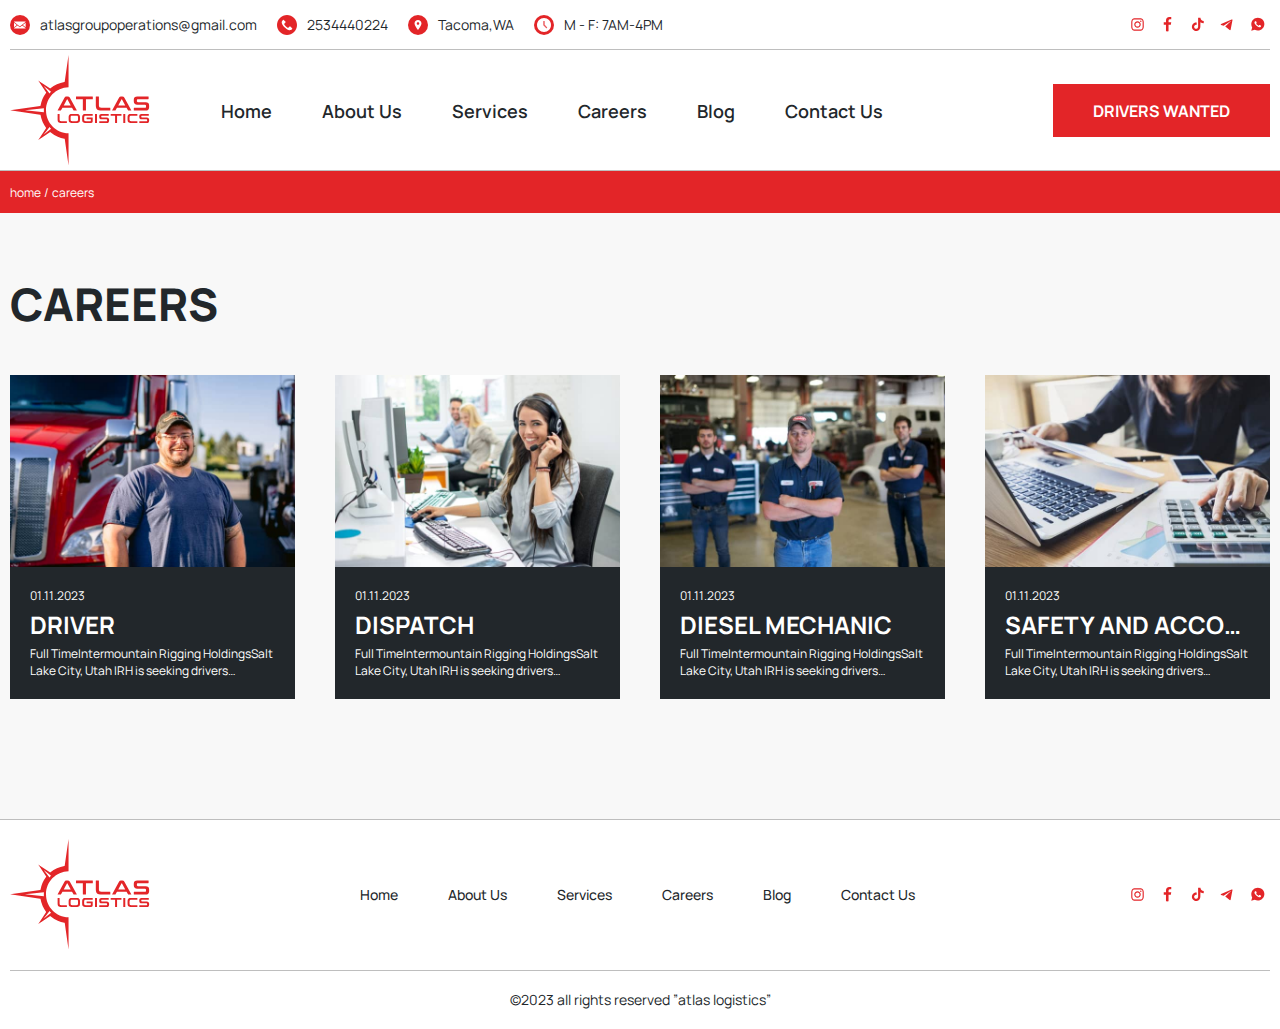
<file: careers.html>
<!DOCTYPE html>
<html lang="en">
<head>
    <meta charset="UTF-8">
    <meta name="viewport" content="width=device-width, initial-scale=1.0">
    <title>Document</title>
    <link rel="stylesheet" href="https://cdn.jsdelivr.net/npm/swiper@11/swiper-bundle.min.css" />
    <link rel="stylesheet" href="./style/style.css">
</head>
<body >
    <header>
        <div class="container">
            <div class="header__wrapper">
                <div class="header__wrapper-top">
                    <div class="header__wrapper-top-contacts">
                     <a href="mailto:atlasgroupoperations@gmail.com"> <svg xmlns="http://www.w3.org/2000/svg" width="20" height="20" viewBox="0 0 20 20" fill="none">
                        <circle cx="10" cy="10" r="10" fill="#E32528"/>
                        <path d="M4.05159 12.1829L6.89653 9.99992L4.05159 7.8169C4.03415 7.80346 4.01695 7.78971 4 7.77566V12.2242C4.01694 12.2101 4.03414 12.1964 4.05159 12.1829ZM15.1937 12.725L12.2035 10.4305L9.8306 12.2513L7.45775 10.4305L4.46754 12.725C4.22099 12.9142 4.0586 13.1955 4.01332 13.4999H15.6479C15.6026 13.1955 15.4402 12.9142 15.1937 12.725ZM15.6096 7.8169L12.7647 9.99992L15.6096 12.183C15.6271 12.1964 15.6443 12.2102 15.6612 12.2242V7.77563C15.6443 7.78969 15.627 7.80345 15.6096 7.8169Z" fill="white"/>
                        <path d="M4.4675 7.2749L9.83058 11.3901L15.1936 7.2749C15.4402 7.08572 15.6026 6.80444 15.6479 6.5H4.01331C4.05861 6.80444 4.22098 7.08572 4.4675 7.2749Z" fill="white"/>
                        </svg> atlasgroupoperations@gmail.com</a>
                     <a href="tel:2534440224">
                        <svg xmlns="http://www.w3.org/2000/svg" width="20" height="20" viewBox="0 0 20 20" fill="none">
                            <path d="M17.07 2.92786C13.1642 -0.976781 6.83251 -0.975843 2.92786 2.93001C-0.976781 6.83586 -0.975843 13.1675 2.93001 17.0721C6.83587 20.9768 13.1675 20.9758 17.0721 17.07C18.0006 16.1413 18.737 15.0388 19.2394 13.8254C19.7417 12.6121 20.0002 11.3117 20 9.99848C19.9998 8.68526 19.7409 7.38494 19.2382 6.17176C18.7355 4.95859 17.9987 3.85631 17.07 2.92786ZM15.1446 13.9299L15.1433 13.9312V13.9279L14.6366 14.4312C14.3144 14.7575 13.9136 14.9951 13.4727 15.1212C13.0319 15.2474 12.566 15.2577 12.12 15.1512C11.2061 14.9066 10.3373 14.5172 9.54664 13.9979C8.81202 13.5284 8.13126 12.9795 7.51665 12.3612C6.95116 11.7998 6.44308 11.1835 5.99997 10.5212C5.51529 9.80864 5.13164 9.03237 4.85997 8.21453C4.70727 7.74347 4.68876 7.23918 4.80651 6.75819C4.92426 6.27719 5.17362 5.83848 5.52665 5.49122L6.11997 4.8979C6.28493 4.7322 6.55297 4.73161 6.71864 4.89657L6.71997 4.8979L8.59328 6.77122C8.75899 6.93618 8.75957 7.20422 8.59461 7.36989L8.59328 7.37122L7.49329 8.47121C7.17766 8.7834 7.13797 9.27949 7.39997 9.63789C7.79783 10.1839 8.23808 10.6977 8.71664 11.1746C9.2502 11.7104 9.83025 12.1979 10.45 12.6312C10.808 12.881 11.2935 12.8389 11.6033 12.5312L12.6666 11.4512C12.8316 11.2855 13.0996 11.285 13.2653 11.4499L13.2666 11.4512L15.1433 13.3312C15.309 13.4962 15.3096 13.7642 15.1446 13.9299Z" fill="#E32528"/>
                            </svg>
                            2534440224
                     </a>
                     <div><svg width="20" height="20" viewBox="0 0 20 20" fill="none" xmlns="http://www.w3.org/2000/svg">
                        <circle cx="10" cy="10" r="10" fill="#E32528"/>
                        <g clip-path="url(#clip0_154_1172)">
                        <path d="M9.99983 5C8.08636 5 6.52966 6.55692 6.52966 8.47045C6.52966 10.3124 9.67821 14.6158 9.81227 14.798L9.93739 14.9683C9.94457 14.9781 9.95397 14.9861 9.96482 14.9916C9.97567 14.9971 9.98766 15 9.99983 15C10.0121 15 10.0241 14.9972 10.035 14.9916C10.0459 14.9861 10.0554 14.9781 10.0627 14.9683L10.1877 14.798C10.3218 14.6158 13.4703 10.3124 13.4703 8.47045C13.4703 6.55692 11.9134 5 9.99983 5ZM9.99983 7.22734C10.6854 7.22734 11.2429 7.78487 11.2429 8.47045C11.2429 9.15567 10.6854 9.71355 9.99983 9.71355C9.31463 9.71355 8.75672 9.15567 8.75672 8.47045C8.75672 7.78487 9.31461 7.22734 9.99983 7.22734Z" fill="white"/>
                        </g>
                        <defs>
                        <clipPath id="clip0_154_1172">
                        <rect width="10" height="10" fill="white" transform="translate(5 5)"/>
                        </clipPath>
                        </defs>
                        </svg>
                        
                        Tacoma,WA</div>
                     <div>
                        <svg width="20" height="20" viewBox="0 0 20 20" fill="none" xmlns="http://www.w3.org/2000/svg">
                            <circle cx="10" cy="10" r="10" fill="#E32528"/>
                            <path d="M10 17C13.866 17 17 13.866 17 10C17 6.13401 13.866 3 10 3C6.13401 3 3 6.13401 3 10C3 13.866 6.13401 17 10 17Z" fill="white"/>
                            <path fill-rule="evenodd" clip-rule="evenodd" d="M9.9763 6.27043C10.0431 6.27043 10.1072 6.29698 10.1545 6.34424C10.2018 6.3915 10.2283 6.4556 10.2283 6.52244V9.93751L12.698 12.4075C12.7221 12.4308 12.7413 12.4586 12.7545 12.4894C12.7677 12.5201 12.7746 12.5532 12.7749 12.5866C12.7752 12.6201 12.7688 12.6533 12.7562 12.6842C12.7435 12.7152 12.7248 12.7434 12.7011 12.767C12.6775 12.7907 12.6493 12.8094 12.6184 12.8221C12.5874 12.8347 12.5542 12.8411 12.5207 12.8408C12.4873 12.8405 12.4542 12.8336 12.4235 12.8204C12.3927 12.8072 12.3649 12.788 12.3417 12.7639L9.72412 10.1463V6.52227C9.72412 6.45544 9.75067 6.39134 9.79793 6.34408C9.84519 6.29681 9.90929 6.27026 9.97613 6.27026L9.9763 6.27043Z" fill="#E32528"/>
                            <path fill-rule="evenodd" clip-rule="evenodd" d="M9.72412 6.52213L9.72412 10.1463L12.3417 12.7639C12.3649 12.788 12.3927 12.8072 12.4235 12.8204C12.4542 12.8336 12.4873 12.8405 12.5207 12.8408C12.5542 12.8411 12.5874 12.8347 12.6184 12.8221C12.6493 12.8094 12.6775 12.7907 12.7011 12.767C12.7248 12.7434 12.7435 12.7152 12.7562 12.6842C12.7688 12.6533 12.7752 12.6201 12.7749 12.5866C12.7746 12.5532 12.7677 12.5201 12.7545 12.4893C12.7413 12.4586 12.7221 12.4308 12.698 12.4075L10.2283 9.93751V6.52244C10.2283 6.4556 10.2018 6.3915 10.1545 6.34424C10.1072 6.29698 10.0431 6.27043 9.9763 6.27043C9.90946 6.27043 9.84519 6.29681 9.79793 6.34407C9.75078 6.39122 9.72425 6.45546 9.72412 6.52213ZM10.1626 5.9166L10.1345 5.88843H9.97613C9.80802 5.88843 9.6468 5.95521 9.52793 6.07408C9.40906 6.19295 9.34229 6.35417 9.34229 6.52227V10.3045L12.0699 13.0321C12.1278 13.0912 12.1967 13.1385 12.2728 13.1712C12.3501 13.2044 12.4333 13.2219 12.5174 13.2226C12.6016 13.2234 12.685 13.2073 12.7629 13.1755C12.8408 13.1436 12.9116 13.0965 12.9711 13.037C13.0306 12.9775 13.0777 12.9067 13.1096 12.8288C13.1414 12.7509 13.1575 12.6675 13.1568 12.5833C13.156 12.4991 13.1385 12.416 13.1053 12.3386C13.0726 12.2626 13.0254 12.1936 12.9662 12.1357L10.6101 9.77937V6.52244C10.6101 6.35433 10.5434 6.19311 10.4245 6.07424C10.3507 6.00045 10.2606 5.94673 10.1626 5.9166Z" fill="#E32528"/>
                            </svg>
                            
                            
                        M - F: 7AM-4PM</div>   
                    </div>
                    <div class="header__wrapper-top-social">
                        <a href="">
                            <svg width="25" height="25" viewBox="0 0 25 25" fill="none" xmlns="http://www.w3.org/2000/svg">
                                <rect width="25" height="25" fill="white"/>
                                <path d="M12.5 7.37952C14.1566 7.37952 14.3825 7.37952 15.0602 7.37952C15.6627 7.37952 15.9639 7.53012 16.1898 7.60542C16.491 7.75602 16.7169 7.83133 16.9428 8.05723C17.1687 8.28313 17.3193 8.50904 17.3946 8.81024C17.4699 9.03615 17.5452 9.33735 17.6205 9.93976C17.6205 10.6175 17.6205 10.7681 17.6205 12.5C17.6205 14.2319 17.6205 14.3825 17.6205 15.0602C17.6205 15.6627 17.4699 15.9639 17.3946 16.1898C17.244 16.491 17.1687 16.7169 16.9428 16.9428C16.7169 17.1687 16.491 17.3193 16.1898 17.3946C15.9639 17.4699 15.6627 17.5452 15.0602 17.6205C14.3825 17.6205 14.2319 17.6205 12.5 17.6205C10.7681 17.6205 10.6175 17.6205 9.93976 17.6205C9.33735 17.6205 9.03615 17.4699 8.81024 17.3946C8.50904 17.244 8.28313 17.1687 8.05723 16.9428C7.83133 16.7169 7.68072 16.491 7.60542 16.1898C7.53012 15.9639 7.45482 15.6627 7.37952 15.0602C7.37952 14.3825 7.37952 14.2319 7.37952 12.5C7.37952 10.7681 7.37952 10.6175 7.37952 9.93976C7.37952 9.33735 7.53012 9.03615 7.60542 8.81024C7.75602 8.50904 7.83133 8.28313 8.05723 8.05723C8.28313 7.83133 8.50904 7.68072 8.81024 7.60542C9.03615 7.53012 9.33735 7.45482 9.93976 7.37952C10.6175 7.37952 10.8434 7.37952 12.5 7.37952ZM12.5 6.25C10.7681 6.25 10.6175 6.25 9.93976 6.25C9.26205 6.25 8.81024 6.4006 8.43374 6.55121C8.05723 6.70181 7.68072 6.92771 7.30422 7.30422C6.92771 7.68072 6.77711 7.98193 6.55121 8.43374C6.4006 8.81024 6.3253 9.26205 6.25 9.93976C6.25 10.6175 6.25 10.8434 6.25 12.5C6.25 14.2319 6.25 14.3825 6.25 15.0602C6.25 15.738 6.4006 16.1898 6.55121 16.5663C6.70181 16.9428 6.92771 17.3193 7.30422 17.6958C7.68072 18.0723 7.98193 18.2229 8.43374 18.4488C8.81024 18.5994 9.26205 18.6747 9.93976 18.75C10.6175 18.75 10.8434 18.75 12.5 18.75C14.1566 18.75 14.3825 18.75 15.0602 18.75C15.738 18.75 16.1898 18.5994 16.5663 18.4488C16.9428 18.2982 17.3193 18.0723 17.6958 17.6958C18.0723 17.3193 18.2229 17.0181 18.4488 16.5663C18.5994 16.1898 18.6747 15.738 18.75 15.0602C18.75 14.3825 18.75 14.1566 18.75 12.5C18.75 10.8434 18.75 10.6175 18.75 9.93976C18.75 9.26205 18.5994 8.81024 18.4488 8.43374C18.2982 8.05723 18.0723 7.68072 17.6958 7.30422C17.3193 6.92771 17.0181 6.77711 16.5663 6.55121C16.1898 6.4006 15.738 6.3253 15.0602 6.25C14.3825 6.25 14.2319 6.25 12.5 6.25Z" fill="#E32528"/>
                                <path d="M12.5 9.26205C10.6928 9.26205 9.26205 10.6928 9.26205 12.5C9.26205 14.3072 10.6928 15.738 12.5 15.738C14.3072 15.738 15.738 14.3072 15.738 12.5C15.738 10.6928 14.3072 9.26205 12.5 9.26205ZM12.5 14.6084C11.3705 14.6084 10.3916 13.7048 10.3916 12.5C10.3916 11.3705 11.2952 10.3916 12.5 10.3916C13.6295 10.3916 14.6084 11.2952 14.6084 12.5C14.6084 13.6295 13.6295 14.6084 12.5 14.6084Z" fill="#E32528"/>
                                <path d="M15.8133 9.93976C16.2291 9.93976 16.5663 9.60262 16.5663 9.18675C16.5663 8.77087 16.2291 8.43374 15.8133 8.43374C15.3974 8.43374 15.0602 8.77087 15.0602 9.18675C15.0602 9.60262 15.3974 9.93976 15.8133 9.93976Z" fill="#E32528"/>
                                </svg>
                                
                        </a>
                        <a href="">
                            <svg width="25" height="25" viewBox="0 0 25 25" fill="none" xmlns="http://www.w3.org/2000/svg">
                                <rect width="25" height="25" fill="white"/>
                                <path d="M13.5357 12.728H15.862L16.2273 10.3503H13.5352V9.05084C13.5352 8.06312 13.856 7.18726 14.7743 7.18726H16.25V5.11234C15.9907 5.07711 15.4424 5 14.4062 5C12.2426 5 10.9742 6.14956 10.9742 8.76856V10.3503H8.75V12.728H10.9742V19.2631C11.4146 19.3298 11.8608 19.375 12.3188 19.375C12.7328 19.375 13.1368 19.3369 13.5357 19.2827V12.728Z" fill="#E32528"/>
                                </svg>
                                
                                
                        </a>
                        <a href="">
                            <svg width="25" height="25" viewBox="0 0 25 25" fill="none" xmlns="http://www.w3.org/2000/svg">
                                <rect width="25" height="25" fill="white"/>
                                <path d="M18.7351 8.90852C17.8643 8.90849 17.0292 8.56254 16.4134 7.94677C15.7977 7.331 15.4518 6.49585 15.4518 5.62503H13.1059V14.8109C13.1055 15.2297 12.9733 15.6377 12.728 15.9772C12.4827 16.3167 12.1368 16.5703 11.7393 16.7022C11.3418 16.834 10.9128 16.8375 10.5133 16.7119C10.1137 16.5864 9.76381 16.3383 9.51312 16.0028C9.26244 15.6674 9.12371 15.2615 9.11659 14.8427C9.10947 14.424 9.23432 14.0136 9.47346 13.6698C9.71259 13.326 10.0539 13.0661 10.4489 12.9271C10.844 12.7881 11.2728 12.7769 11.6745 12.8952V10.6149C10.8207 10.4997 9.95213 10.6478 9.18471 11.0393C8.41728 11.4309 7.78757 12.0472 7.37965 12.806C6.97174 13.5649 6.80503 14.4301 6.90179 15.2862C6.99856 16.1422 7.35419 16.9484 7.9212 17.597C8.4882 18.2457 9.2396 18.7059 10.0751 18.9163C10.9105 19.1266 11.7903 19.0771 12.5968 18.7743C13.4034 18.4715 14.0984 17.9298 14.589 17.2216C15.0796 16.5134 15.3425 15.6724 15.3425 14.8109L15.4109 10.1677C16.3748 10.8753 17.5397 11.256 18.7354 11.2542L18.7351 8.90852Z" fill="#E32528"/>
                                </svg>
                                
                                
                        </a>
                        <a href="">
                            <svg width="25" height="25" viewBox="0 0 25 25" fill="none" xmlns="http://www.w3.org/2000/svg">
                                <rect width="25" height="25" fill="white"/>
                                <path d="M17.5 7.87639L15.6216 17.6827C15.6216 17.6827 15.3588 18.3626 14.6368 18.0365L10.3029 14.5954L10.2828 14.5852C10.8682 14.0409 15.4077 9.81416 15.6062 9.62258C15.9133 9.32585 15.7226 9.14921 15.366 9.37335L8.6605 13.7831L6.07352 12.8817C6.07352 12.8817 5.66641 12.7318 5.62725 12.4057C5.58756 12.0791 6.08692 11.9024 6.08692 11.9024L16.6332 7.61809C16.6332 7.61809 17.5 7.22371 17.5 7.87639Z" fill="#E32528"/>
                                </svg>
                                
                        </a>
                        <a href="">
                            <svg width="25" height="25" viewBox="0 0 25 25" fill="none" xmlns="http://www.w3.org/2000/svg">
                                <rect width="25" height="25" fill="white"/>
                                <path d="M17.4543 7.53906C16.2195 6.30859 14.5732 5.625 12.8354 5.625C9.22256 5.625 6.29573 8.54167 6.29573 12.1419C6.29573 13.2812 6.61585 14.4206 7.16463 15.3776L6.25 18.75L9.72561 17.8385C10.686 18.3398 11.7378 18.6133 12.8354 18.6133C16.4482 18.6133 19.375 15.6966 19.375 12.0964C19.3293 10.4102 18.689 8.76953 17.4543 7.53906ZM15.9909 14.4661C15.8537 14.8307 15.2134 15.1953 14.8933 15.2409C14.6189 15.2865 14.253 15.2865 13.8872 15.1953C13.6585 15.1042 13.3384 15.013 12.9726 14.8307C11.3262 14.1471 10.2744 12.5065 10.1829 12.3698C10.0915 12.2786 9.49695 11.5039 9.49695 10.6836C9.49695 9.86328 9.90854 9.4987 10.0457 9.31641C10.1829 9.13411 10.3659 9.13411 10.503 9.13411C10.5945 9.13411 10.7317 9.13411 10.8232 9.13411C10.9146 9.13411 11.0518 9.08854 11.189 9.40755C11.3262 9.72656 11.6463 10.5469 11.6921 10.5924C11.7378 10.6836 11.7378 10.7747 11.6921 10.8659C11.6463 10.957 11.6006 11.0482 11.5091 11.1393C11.4177 11.2305 11.3262 11.3672 11.2805 11.4128C11.189 11.5039 11.0976 11.5951 11.189 11.7318C11.2805 11.9141 11.6006 12.4154 12.1037 12.8711C12.7439 13.418 13.247 13.6003 13.4299 13.6914C13.6128 13.7826 13.7043 13.737 13.7957 13.6458C13.8872 13.5547 14.2073 13.1901 14.2988 13.0078C14.3902 12.8255 14.5274 12.8711 14.6646 12.9167C14.8018 12.9622 15.625 13.3724 15.7622 13.4635C15.9451 13.5547 16.0366 13.6003 16.0823 13.6458C16.128 13.7826 16.128 14.1016 15.9909 14.4661Z" fill="#E32528"/>
                                </svg>
                                
                        </a>
                    
                </div>
                </div>
                <div class="header__wrapper-bottom">
                   <img src="./images/logo.svg" alt="Atlas Logistics">
                   <nav class="nav">
                    <ul>
                        
                        <li><a href="#">Home</a></li>
                        <li><a href="./about.html">About us</a></li>
                        <li><a href="./services.html">Services</a></li>
                        <li><a href="./careers.html">Careers</a></li>
                        <li><a href="./blog.html">Blog</a></li>
                        <li><a href="./contact.html">Contact us</a></li>
                        <li><a href="" class="btn">Drivers Wanted</a></li>
                        <li>
                            <div class="header__wrapper-top">
                                <div class="header__wrapper-top-contacts">
                                 <a href="mailto:atlasgroupoperations@gmail.com"> <svg xmlns="http://www.w3.org/2000/svg" width="20" height="20" viewBox="0 0 20 20" fill="none">
                                    <circle cx="10" cy="10" r="10" fill="#E32528"/>
                                    <path d="M4.05159 12.1829L6.89653 9.99992L4.05159 7.8169C4.03415 7.80346 4.01695 7.78971 4 7.77566V12.2242C4.01694 12.2101 4.03414 12.1964 4.05159 12.1829ZM15.1937 12.725L12.2035 10.4305L9.8306 12.2513L7.45775 10.4305L4.46754 12.725C4.22099 12.9142 4.0586 13.1955 4.01332 13.4999H15.6479C15.6026 13.1955 15.4402 12.9142 15.1937 12.725ZM15.6096 7.8169L12.7647 9.99992L15.6096 12.183C15.6271 12.1964 15.6443 12.2102 15.6612 12.2242V7.77563C15.6443 7.78969 15.627 7.80345 15.6096 7.8169Z" fill="white"/>
                                    <path d="M4.4675 7.2749L9.83058 11.3901L15.1936 7.2749C15.4402 7.08572 15.6026 6.80444 15.6479 6.5H4.01331C4.05861 6.80444 4.22098 7.08572 4.4675 7.2749Z" fill="white"/>
                                    </svg> atlasgroupoperations@gmail.com</a>
                                 <a href="tel:2534440224">
                                    <svg xmlns="http://www.w3.org/2000/svg" width="20" height="20" viewBox="0 0 20 20" fill="none">
                                        <path d="M17.07 2.92786C13.1642 -0.976781 6.83251 -0.975843 2.92786 2.93001C-0.976781 6.83586 -0.975843 13.1675 2.93001 17.0721C6.83587 20.9768 13.1675 20.9758 17.0721 17.07C18.0006 16.1413 18.737 15.0388 19.2394 13.8254C19.7417 12.6121 20.0002 11.3117 20 9.99848C19.9998 8.68526 19.7409 7.38494 19.2382 6.17176C18.7355 4.95859 17.9987 3.85631 17.07 2.92786ZM15.1446 13.9299L15.1433 13.9312V13.9279L14.6366 14.4312C14.3144 14.7575 13.9136 14.9951 13.4727 15.1212C13.0319 15.2474 12.566 15.2577 12.12 15.1512C11.2061 14.9066 10.3373 14.5172 9.54664 13.9979C8.81202 13.5284 8.13126 12.9795 7.51665 12.3612C6.95116 11.7998 6.44308 11.1835 5.99997 10.5212C5.51529 9.80864 5.13164 9.03237 4.85997 8.21453C4.70727 7.74347 4.68876 7.23918 4.80651 6.75819C4.92426 6.27719 5.17362 5.83848 5.52665 5.49122L6.11997 4.8979C6.28493 4.7322 6.55297 4.73161 6.71864 4.89657L6.71997 4.8979L8.59328 6.77122C8.75899 6.93618 8.75957 7.20422 8.59461 7.36989L8.59328 7.37122L7.49329 8.47121C7.17766 8.7834 7.13797 9.27949 7.39997 9.63789C7.79783 10.1839 8.23808 10.6977 8.71664 11.1746C9.2502 11.7104 9.83025 12.1979 10.45 12.6312C10.808 12.881 11.2935 12.8389 11.6033 12.5312L12.6666 11.4512C12.8316 11.2855 13.0996 11.285 13.2653 11.4499L13.2666 11.4512L15.1433 13.3312C15.309 13.4962 15.3096 13.7642 15.1446 13.9299Z" fill="#E32528"/>
                                        </svg>
                                        2534440224
                                 </a>
                                 <div><svg width="20" height="20" viewBox="0 0 20 20" fill="none" xmlns="http://www.w3.org/2000/svg">
                                    <circle cx="10" cy="10" r="10" fill="#E32528"/>
                                    <g clip-path="url(#clip0_154_1172)">
                                    <path d="M9.99983 5C8.08636 5 6.52966 6.55692 6.52966 8.47045C6.52966 10.3124 9.67821 14.6158 9.81227 14.798L9.93739 14.9683C9.94457 14.9781 9.95397 14.9861 9.96482 14.9916C9.97567 14.9971 9.98766 15 9.99983 15C10.0121 15 10.0241 14.9972 10.035 14.9916C10.0459 14.9861 10.0554 14.9781 10.0627 14.9683L10.1877 14.798C10.3218 14.6158 13.4703 10.3124 13.4703 8.47045C13.4703 6.55692 11.9134 5 9.99983 5ZM9.99983 7.22734C10.6854 7.22734 11.2429 7.78487 11.2429 8.47045C11.2429 9.15567 10.6854 9.71355 9.99983 9.71355C9.31463 9.71355 8.75672 9.15567 8.75672 8.47045C8.75672 7.78487 9.31461 7.22734 9.99983 7.22734Z" fill="white"/>
                                    </g>
                                    <defs>
                                    <clipPath id="clip0_154_1172">
                                    <rect width="10" height="10" fill="white" transform="translate(5 5)"/>
                                    </clipPath>
                                    </defs>
                                    </svg>
                                    
                                    Tacoma,WA</div>
                                 <div>
                                    <svg width="20" height="20" viewBox="0 0 20 20" fill="none" xmlns="http://www.w3.org/2000/svg">
                                        <circle cx="10" cy="10" r="10" fill="#E32528"/>
                                        <path d="M10 17C13.866 17 17 13.866 17 10C17 6.13401 13.866 3 10 3C6.13401 3 3 6.13401 3 10C3 13.866 6.13401 17 10 17Z" fill="white"/>
                                        <path fill-rule="evenodd" clip-rule="evenodd" d="M9.9763 6.27043C10.0431 6.27043 10.1072 6.29698 10.1545 6.34424C10.2018 6.3915 10.2283 6.4556 10.2283 6.52244V9.93751L12.698 12.4075C12.7221 12.4308 12.7413 12.4586 12.7545 12.4894C12.7677 12.5201 12.7746 12.5532 12.7749 12.5866C12.7752 12.6201 12.7688 12.6533 12.7562 12.6842C12.7435 12.7152 12.7248 12.7434 12.7011 12.767C12.6775 12.7907 12.6493 12.8094 12.6184 12.8221C12.5874 12.8347 12.5542 12.8411 12.5207 12.8408C12.4873 12.8405 12.4542 12.8336 12.4235 12.8204C12.3927 12.8072 12.3649 12.788 12.3417 12.7639L9.72412 10.1463V6.52227C9.72412 6.45544 9.75067 6.39134 9.79793 6.34408C9.84519 6.29681 9.90929 6.27026 9.97613 6.27026L9.9763 6.27043Z" fill="#E32528"/>
                                        <path fill-rule="evenodd" clip-rule="evenodd" d="M9.72412 6.52213L9.72412 10.1463L12.3417 12.7639C12.3649 12.788 12.3927 12.8072 12.4235 12.8204C12.4542 12.8336 12.4873 12.8405 12.5207 12.8408C12.5542 12.8411 12.5874 12.8347 12.6184 12.8221C12.6493 12.8094 12.6775 12.7907 12.7011 12.767C12.7248 12.7434 12.7435 12.7152 12.7562 12.6842C12.7688 12.6533 12.7752 12.6201 12.7749 12.5866C12.7746 12.5532 12.7677 12.5201 12.7545 12.4893C12.7413 12.4586 12.7221 12.4308 12.698 12.4075L10.2283 9.93751V6.52244C10.2283 6.4556 10.2018 6.3915 10.1545 6.34424C10.1072 6.29698 10.0431 6.27043 9.9763 6.27043C9.90946 6.27043 9.84519 6.29681 9.79793 6.34407C9.75078 6.39122 9.72425 6.45546 9.72412 6.52213ZM10.1626 5.9166L10.1345 5.88843H9.97613C9.80802 5.88843 9.6468 5.95521 9.52793 6.07408C9.40906 6.19295 9.34229 6.35417 9.34229 6.52227V10.3045L12.0699 13.0321C12.1278 13.0912 12.1967 13.1385 12.2728 13.1712C12.3501 13.2044 12.4333 13.2219 12.5174 13.2226C12.6016 13.2234 12.685 13.2073 12.7629 13.1755C12.8408 13.1436 12.9116 13.0965 12.9711 13.037C13.0306 12.9775 13.0777 12.9067 13.1096 12.8288C13.1414 12.7509 13.1575 12.6675 13.1568 12.5833C13.156 12.4991 13.1385 12.416 13.1053 12.3386C13.0726 12.2626 13.0254 12.1936 12.9662 12.1357L10.6101 9.77937V6.52244C10.6101 6.35433 10.5434 6.19311 10.4245 6.07424C10.3507 6.00045 10.2606 5.94673 10.1626 5.9166Z" fill="#E32528"/>
                                        </svg>
                                        
                                        
                                    M - F: 7AM-4PM</div>   
                                </div>
                                <div class="header__wrapper-top-social">
                                    <a href="">
                                        <svg width="25" height="25" viewBox="0 0 25 25" fill="none" xmlns="http://www.w3.org/2000/svg">
                                            <rect width="25" height="25" fill="white"/>
                                            <path d="M12.5 7.37952C14.1566 7.37952 14.3825 7.37952 15.0602 7.37952C15.6627 7.37952 15.9639 7.53012 16.1898 7.60542C16.491 7.75602 16.7169 7.83133 16.9428 8.05723C17.1687 8.28313 17.3193 8.50904 17.3946 8.81024C17.4699 9.03615 17.5452 9.33735 17.6205 9.93976C17.6205 10.6175 17.6205 10.7681 17.6205 12.5C17.6205 14.2319 17.6205 14.3825 17.6205 15.0602C17.6205 15.6627 17.4699 15.9639 17.3946 16.1898C17.244 16.491 17.1687 16.7169 16.9428 16.9428C16.7169 17.1687 16.491 17.3193 16.1898 17.3946C15.9639 17.4699 15.6627 17.5452 15.0602 17.6205C14.3825 17.6205 14.2319 17.6205 12.5 17.6205C10.7681 17.6205 10.6175 17.6205 9.93976 17.6205C9.33735 17.6205 9.03615 17.4699 8.81024 17.3946C8.50904 17.244 8.28313 17.1687 8.05723 16.9428C7.83133 16.7169 7.68072 16.491 7.60542 16.1898C7.53012 15.9639 7.45482 15.6627 7.37952 15.0602C7.37952 14.3825 7.37952 14.2319 7.37952 12.5C7.37952 10.7681 7.37952 10.6175 7.37952 9.93976C7.37952 9.33735 7.53012 9.03615 7.60542 8.81024C7.75602 8.50904 7.83133 8.28313 8.05723 8.05723C8.28313 7.83133 8.50904 7.68072 8.81024 7.60542C9.03615 7.53012 9.33735 7.45482 9.93976 7.37952C10.6175 7.37952 10.8434 7.37952 12.5 7.37952ZM12.5 6.25C10.7681 6.25 10.6175 6.25 9.93976 6.25C9.26205 6.25 8.81024 6.4006 8.43374 6.55121C8.05723 6.70181 7.68072 6.92771 7.30422 7.30422C6.92771 7.68072 6.77711 7.98193 6.55121 8.43374C6.4006 8.81024 6.3253 9.26205 6.25 9.93976C6.25 10.6175 6.25 10.8434 6.25 12.5C6.25 14.2319 6.25 14.3825 6.25 15.0602C6.25 15.738 6.4006 16.1898 6.55121 16.5663C6.70181 16.9428 6.92771 17.3193 7.30422 17.6958C7.68072 18.0723 7.98193 18.2229 8.43374 18.4488C8.81024 18.5994 9.26205 18.6747 9.93976 18.75C10.6175 18.75 10.8434 18.75 12.5 18.75C14.1566 18.75 14.3825 18.75 15.0602 18.75C15.738 18.75 16.1898 18.5994 16.5663 18.4488C16.9428 18.2982 17.3193 18.0723 17.6958 17.6958C18.0723 17.3193 18.2229 17.0181 18.4488 16.5663C18.5994 16.1898 18.6747 15.738 18.75 15.0602C18.75 14.3825 18.75 14.1566 18.75 12.5C18.75 10.8434 18.75 10.6175 18.75 9.93976C18.75 9.26205 18.5994 8.81024 18.4488 8.43374C18.2982 8.05723 18.0723 7.68072 17.6958 7.30422C17.3193 6.92771 17.0181 6.77711 16.5663 6.55121C16.1898 6.4006 15.738 6.3253 15.0602 6.25C14.3825 6.25 14.2319 6.25 12.5 6.25Z" fill="#E32528"/>
                                            <path d="M12.5 9.26205C10.6928 9.26205 9.26205 10.6928 9.26205 12.5C9.26205 14.3072 10.6928 15.738 12.5 15.738C14.3072 15.738 15.738 14.3072 15.738 12.5C15.738 10.6928 14.3072 9.26205 12.5 9.26205ZM12.5 14.6084C11.3705 14.6084 10.3916 13.7048 10.3916 12.5C10.3916 11.3705 11.2952 10.3916 12.5 10.3916C13.6295 10.3916 14.6084 11.2952 14.6084 12.5C14.6084 13.6295 13.6295 14.6084 12.5 14.6084Z" fill="#E32528"/>
                                            <path d="M15.8133 9.93976C16.2291 9.93976 16.5663 9.60262 16.5663 9.18675C16.5663 8.77087 16.2291 8.43374 15.8133 8.43374C15.3974 8.43374 15.0602 8.77087 15.0602 9.18675C15.0602 9.60262 15.3974 9.93976 15.8133 9.93976Z" fill="#E32528"/>
                                            </svg>
                                            
                                    </a>
                                    <a href="">
                                        <svg width="25" height="25" viewBox="0 0 25 25" fill="none" xmlns="http://www.w3.org/2000/svg">
                                            <rect width="25" height="25" fill="white"/>
                                            <path d="M13.5357 12.728H15.862L16.2273 10.3503H13.5352V9.05084C13.5352 8.06312 13.856 7.18726 14.7743 7.18726H16.25V5.11234C15.9907 5.07711 15.4424 5 14.4062 5C12.2426 5 10.9742 6.14956 10.9742 8.76856V10.3503H8.75V12.728H10.9742V19.2631C11.4146 19.3298 11.8608 19.375 12.3188 19.375C12.7328 19.375 13.1368 19.3369 13.5357 19.2827V12.728Z" fill="#E32528"/>
                                            </svg>
                                            
                                            
                                    </a>
                                    <a href="">
                                        <svg width="25" height="25" viewBox="0 0 25 25" fill="none" xmlns="http://www.w3.org/2000/svg">
                                            <rect width="25" height="25" fill="white"/>
                                            <path d="M18.7351 8.90852C17.8643 8.90849 17.0292 8.56254 16.4134 7.94677C15.7977 7.331 15.4518 6.49585 15.4518 5.62503H13.1059V14.8109C13.1055 15.2297 12.9733 15.6377 12.728 15.9772C12.4827 16.3167 12.1368 16.5703 11.7393 16.7022C11.3418 16.834 10.9128 16.8375 10.5133 16.7119C10.1137 16.5864 9.76381 16.3383 9.51312 16.0028C9.26244 15.6674 9.12371 15.2615 9.11659 14.8427C9.10947 14.424 9.23432 14.0136 9.47346 13.6698C9.71259 13.326 10.0539 13.0661 10.4489 12.9271C10.844 12.7881 11.2728 12.7769 11.6745 12.8952V10.6149C10.8207 10.4997 9.95213 10.6478 9.18471 11.0393C8.41728 11.4309 7.78757 12.0472 7.37965 12.806C6.97174 13.5649 6.80503 14.4301 6.90179 15.2862C6.99856 16.1422 7.35419 16.9484 7.9212 17.597C8.4882 18.2457 9.2396 18.7059 10.0751 18.9163C10.9105 19.1266 11.7903 19.0771 12.5968 18.7743C13.4034 18.4715 14.0984 17.9298 14.589 17.2216C15.0796 16.5134 15.3425 15.6724 15.3425 14.8109L15.4109 10.1677C16.3748 10.8753 17.5397 11.256 18.7354 11.2542L18.7351 8.90852Z" fill="#E32528"/>
                                            </svg>
                                            
                                            
                                    </a>
                                    <a href="">
                                        <svg width="25" height="25" viewBox="0 0 25 25" fill="none" xmlns="http://www.w3.org/2000/svg">
                                            <rect width="25" height="25" fill="white"/>
                                            <path d="M17.5 7.87639L15.6216 17.6827C15.6216 17.6827 15.3588 18.3626 14.6368 18.0365L10.3029 14.5954L10.2828 14.5852C10.8682 14.0409 15.4077 9.81416 15.6062 9.62258C15.9133 9.32585 15.7226 9.14921 15.366 9.37335L8.6605 13.7831L6.07352 12.8817C6.07352 12.8817 5.66641 12.7318 5.62725 12.4057C5.58756 12.0791 6.08692 11.9024 6.08692 11.9024L16.6332 7.61809C16.6332 7.61809 17.5 7.22371 17.5 7.87639Z" fill="#E32528"/>
                                            </svg>
                                            
                                    </a>
                                    <a href="">
                                        <svg width="25" height="25" viewBox="0 0 25 25" fill="none" xmlns="http://www.w3.org/2000/svg">
                                            <rect width="25" height="25" fill="white"/>
                                            <path d="M17.4543 7.53906C16.2195 6.30859 14.5732 5.625 12.8354 5.625C9.22256 5.625 6.29573 8.54167 6.29573 12.1419C6.29573 13.2812 6.61585 14.4206 7.16463 15.3776L6.25 18.75L9.72561 17.8385C10.686 18.3398 11.7378 18.6133 12.8354 18.6133C16.4482 18.6133 19.375 15.6966 19.375 12.0964C19.3293 10.4102 18.689 8.76953 17.4543 7.53906ZM15.9909 14.4661C15.8537 14.8307 15.2134 15.1953 14.8933 15.2409C14.6189 15.2865 14.253 15.2865 13.8872 15.1953C13.6585 15.1042 13.3384 15.013 12.9726 14.8307C11.3262 14.1471 10.2744 12.5065 10.1829 12.3698C10.0915 12.2786 9.49695 11.5039 9.49695 10.6836C9.49695 9.86328 9.90854 9.4987 10.0457 9.31641C10.1829 9.13411 10.3659 9.13411 10.503 9.13411C10.5945 9.13411 10.7317 9.13411 10.8232 9.13411C10.9146 9.13411 11.0518 9.08854 11.189 9.40755C11.3262 9.72656 11.6463 10.5469 11.6921 10.5924C11.7378 10.6836 11.7378 10.7747 11.6921 10.8659C11.6463 10.957 11.6006 11.0482 11.5091 11.1393C11.4177 11.2305 11.3262 11.3672 11.2805 11.4128C11.189 11.5039 11.0976 11.5951 11.189 11.7318C11.2805 11.9141 11.6006 12.4154 12.1037 12.8711C12.7439 13.418 13.247 13.6003 13.4299 13.6914C13.6128 13.7826 13.7043 13.737 13.7957 13.6458C13.8872 13.5547 14.2073 13.1901 14.2988 13.0078C14.3902 12.8255 14.5274 12.8711 14.6646 12.9167C14.8018 12.9622 15.625 13.3724 15.7622 13.4635C15.9451 13.5547 16.0366 13.6003 16.0823 13.6458C16.128 13.7826 16.128 14.1016 15.9909 14.4661Z" fill="#E32528"/>
                                            </svg>
                                            
                                    </a>
                                
                            </div>
                            </div>    
                        </li>
                    </ul>
                   </nav>
                   <a href="" class="btn">Drivers Wanted</a>
                   <div class="menuBtns header-btn" data-menu="burger">
                    <div class="icon-left icon"></div>
                    <div class="icon-right icon"></div>
                  </div>
                </div>
            </div>
        </div>
    </header>
    <main class="careers">
        <div class="breadcrumbs">
            <div class="container">
                <a href="">home</a>
                <span>/</span>
                <span>careers</span></div>
        </div>
        <section class="career">
            <div class="container">
                <div class="career__container">
                    <div class="career__container-title">
                        <h2>careers</h2>
                    </div>
                    <div class="career__container-drivers">
                        <a href="./driver.html" class="career__container-drivers-drive">
                            <img src="./images/driver-img.jpg" alt="driver">
                           <div>
                            <span>01.11.2023</span>
                            <h3>DRIVER</h3>
                            <p>Full TimeIntermountain Rigging HoldingsSalt Lake City, Utah IRH is seeking drivers (Owners/Operators/Leasers) to join our group.</p>
                           </div>
                            
                        </a>
                        <a href="./driver.html" class="career__container-drivers-drive">
                            <img src="./images/dispatch.jpg" alt="dispatch">
                            <div>
                                <span>01.11.2023</span>
                                <h3>DISPATCH</h3>
                                <p>Full TimeIntermountain Rigging HoldingsSalt Lake City, Utah IRH is seeking drivers (Owners/Operators/Leasers) to join our group.</p>
                            </div>
                        </a>
                        <a href="" class="career__container-drivers-drive">
                            <img src="./images/mechanic.jpg" alt="mechanic">
                            <div>
                                <span>01.11.2023</span>
                                <h3>DIESEL MECHANIC</h3>
                                <p>Full TimeIntermountain Rigging HoldingsSalt Lake City, Utah IRH is seeking drivers (Owners/Operators/Leasers) to join our group.</p>
                               </div>
                        </a>
                        <a href="" class="career__container-drivers-drive">
                            <img src="./images/safety.jpg" alt="safety">
                            <div>
                                <span>01.11.2023</span>
                                <h3>safety and accounting</h3>
                                <p>Full TimeIntermountain Rigging HoldingsSalt Lake City, Utah IRH is seeking drivers (Owners/Operators/Leasers) to join our group.</p>
                               </div>
                        </a>
                    </div>
                </div>
            </div>
        </section>
    </main>
    <footer class="footer">
        <div class="container">
            <div class="footer__container">
                <div class="footer__container-top">
                        <img src="./images/logo.svg" alt="Atlas Logistics">
                        <nav>
                         <ul>
                             <li><a href="">Home</a></li>
                             <li><a href="">About us</a></li>
                             <li><a href="">Services</a></li>
                             <li><a href="">Careers</a></li>
                             <li><a href="">Blog</a></li>
                             <li><a href="">Contact us</a></li>
                         </ul>
                        </nav>
                       
                        <div class="header__wrapper-top-social">
                            <a href="">
                                <svg xmlns="http://www.w3.org/2000/svg" width="25" height="25" viewBox="0 0 25 25" fill="none">
                                <path d="M12.5 7.37952C14.1566 7.37952 14.3825 7.37952 15.0602 7.37952C15.6627 7.37952 15.9639 7.53012 16.1898 7.60542C16.491 7.75602 16.7169 7.83133 16.9428 8.05723C17.1687 8.28313 17.3193 8.50904 17.3946 8.81024C17.4699 9.03615 17.5452 9.33735 17.6205 9.93976C17.6205 10.6175 17.6205 10.7681 17.6205 12.5C17.6205 14.2319 17.6205 14.3825 17.6205 15.0602C17.6205 15.6627 17.4699 15.9639 17.3946 16.1898C17.244 16.491 17.1687 16.7169 16.9428 16.9428C16.7169 17.1687 16.491 17.3193 16.1898 17.3946C15.9639 17.4699 15.6627 17.5452 15.0602 17.6205C14.3825 17.6205 14.2319 17.6205 12.5 17.6205C10.7681 17.6205 10.6175 17.6205 9.93976 17.6205C9.33735 17.6205 9.03615 17.4699 8.81024 17.3946C8.50904 17.244 8.28313 17.1687 8.05723 16.9428C7.83133 16.7169 7.68072 16.491 7.60542 16.1898C7.53012 15.9639 7.45482 15.6627 7.37952 15.0602C7.37952 14.3825 7.37952 14.2319 7.37952 12.5C7.37952 10.7681 7.37952 10.6175 7.37952 9.93976C7.37952 9.33735 7.53012 9.03615 7.60542 8.81024C7.75602 8.50904 7.83133 8.28313 8.05723 8.05723C8.28313 7.83133 8.50904 7.68072 8.81024 7.60542C9.03615 7.53012 9.33735 7.45482 9.93976 7.37952C10.6175 7.37952 10.8434 7.37952 12.5 7.37952ZM12.5 6.25C10.7681 6.25 10.6175 6.25 9.93976 6.25C9.26205 6.25 8.81024 6.4006 8.43374 6.55121C8.05723 6.70181 7.68072 6.92771 7.30422 7.30422C6.92771 7.68072 6.77711 7.98193 6.55121 8.43374C6.4006 8.81024 6.3253 9.26205 6.25 9.93976C6.25 10.6175 6.25 10.8434 6.25 12.5C6.25 14.2319 6.25 14.3825 6.25 15.0602C6.25 15.738 6.4006 16.1898 6.55121 16.5663C6.70181 16.9428 6.92771 17.3193 7.30422 17.6958C7.68072 18.0723 7.98193 18.2229 8.43374 18.4488C8.81024 18.5994 9.26205 18.6747 9.93976 18.75C10.6175 18.75 10.8434 18.75 12.5 18.75C14.1566 18.75 14.3825 18.75 15.0602 18.75C15.738 18.75 16.1898 18.5994 16.5663 18.4488C16.9428 18.2982 17.3193 18.0723 17.6958 17.6958C18.0723 17.3193 18.2229 17.0181 18.4488 16.5663C18.5994 16.1898 18.6747 15.738 18.75 15.0602C18.75 14.3825 18.75 14.1566 18.75 12.5C18.75 10.8434 18.75 10.6175 18.75 9.93976C18.75 9.26205 18.5994 8.81024 18.4488 8.43374C18.2982 8.05723 18.0723 7.68072 17.6958 7.30422C17.3193 6.92771 17.0181 6.77711 16.5663 6.55121C16.1898 6.4006 15.738 6.3253 15.0602 6.25C14.3825 6.25 14.2319 6.25 12.5 6.25Z" fill="#E32528"/>
                                <path d="M12.5 9.26205C10.6928 9.26205 9.26205 10.6928 9.26205 12.5C9.26205 14.3072 10.6928 15.738 12.5 15.738C14.3072 15.738 15.738 14.3072 15.738 12.5C15.738 10.6928 14.3072 9.26205 12.5 9.26205ZM12.5 14.6084C11.3705 14.6084 10.3916 13.7048 10.3916 12.5C10.3916 11.3705 11.2952 10.3916 12.5 10.3916C13.6295 10.3916 14.6084 11.2952 14.6084 12.5C14.6084 13.6295 13.6295 14.6084 12.5 14.6084Z" fill="#E32528"/>
                                <path d="M15.8133 9.93976C16.2291 9.93976 16.5663 9.60262 16.5663 9.18675C16.5663 8.77087 16.2291 8.43374 15.8133 8.43374C15.3974 8.43374 15.0602 8.77087 15.0602 9.18675C15.0602 9.60262 15.3974 9.93976 15.8133 9.93976Z" fill="#E32528"/>
                                </svg></a>
                            <a href="">
                                <svg xmlns="http://www.w3.org/2000/svg" width="25" height="25" viewBox="0 0 25 25" fill="none">
                                    <path d="M13.5357 12.728H15.862L16.2273 10.3503H13.5352V9.05084C13.5352 8.06312 13.856 7.18726 14.7743 7.18726H16.25V5.11234C15.9907 5.07711 15.4424 5 14.4062 5C12.2426 5 10.9742 6.14956 10.9742 8.76856V10.3503H8.75V12.728H10.9742V19.2631C11.4146 19.3298 11.8608 19.375 12.3188 19.375C12.7328 19.375 13.1368 19.3369 13.5357 19.2827V12.728Z" fill="#E32528"/>
                                    </svg>
                            </a>
                            <a href="">
                                <svg width="25" height="25" viewBox="0 0 25 25" fill="none" xmlns="http://www.w3.org/2000/svg">
                                    <path d="M18.7351 8.90852C17.8643 8.90849 17.0292 8.56254 16.4134 7.94677C15.7977 7.331 15.4518 6.49585 15.4518 5.62503H13.1059V14.8109C13.1055 15.2297 12.9733 15.6377 12.728 15.9772C12.4827 16.3167 12.1368 16.5703 11.7393 16.7022C11.3418 16.834 10.9128 16.8375 10.5133 16.7119C10.1137 16.5864 9.76381 16.3383 9.51312 16.0028C9.26244 15.6674 9.12371 15.2615 9.11659 14.8427C9.10947 14.424 9.23432 14.0136 9.47346 13.6698C9.71259 13.326 10.0539 13.0661 10.4489 12.9271C10.844 12.7881 11.2728 12.7769 11.6745 12.8952V10.6149C10.8207 10.4997 9.95213 10.6478 9.18471 11.0393C8.41728 11.4309 7.78757 12.0472 7.37965 12.806C6.97174 13.5649 6.80503 14.4301 6.90179 15.2862C6.99856 16.1422 7.35419 16.9484 7.9212 17.597C8.4882 18.2457 9.2396 18.7059 10.0751 18.9163C10.9105 19.1266 11.7903 19.0771 12.5968 18.7743C13.4034 18.4715 14.0984 17.9298 14.589 17.2216C15.0796 16.5134 15.3425 15.6724 15.3425 14.8109L15.4109 10.1677C16.3748 10.8753 17.5397 11.256 18.7354 11.2542L18.7351 8.90852Z" fill="#E32528"/>
                                    </svg>
                                    
                            </a>
                            <a href="">
                                <svg xmlns="http://www.w3.org/2000/svg" width="25" height="25" viewBox="0 0 25 25" fill="none">
                                    <path d="M17.5 7.87639L15.6216 17.6827C15.6216 17.6827 15.3588 18.3626 14.6368 18.0365L10.3029 14.5954L10.2828 14.5852C10.8682 14.0409 15.4077 9.81416 15.6062 9.62258C15.9133 9.32585 15.7226 9.14921 15.366 9.37335L8.6605 13.7831L6.07352 12.8817C6.07352 12.8817 5.66641 12.7318 5.62725 12.4057C5.58756 12.0791 6.08692 11.9024 6.08692 11.9024L16.6332 7.61809C16.6332 7.61809 17.5 7.22371 17.5 7.87639Z" fill="#E32528"/>
                                    </svg>
                            </a>
                            <a href="">
                                <svg xmlns="http://www.w3.org/2000/svg" width="25" height="25" viewBox="0 0 25 25" fill="none">
                                    <path d="M17.4543 7.53906C16.2195 6.30859 14.5732 5.625 12.8354 5.625C9.22256 5.625 6.29573 8.54167 6.29573 12.1419C6.29573 13.2812 6.61585 14.4206 7.16463 15.3776L6.25 18.75L9.72561 17.8385C10.686 18.3398 11.7378 18.6133 12.8354 18.6133C16.4482 18.6133 19.375 15.6966 19.375 12.0964C19.3293 10.4102 18.689 8.76953 17.4543 7.53906ZM15.9909 14.4661C15.8537 14.8307 15.2134 15.1953 14.8933 15.2409C14.6189 15.2865 14.253 15.2865 13.8872 15.1953C13.6585 15.1042 13.3384 15.013 12.9726 14.8307C11.3262 14.1471 10.2744 12.5065 10.1829 12.3698C10.0915 12.2786 9.49695 11.5039 9.49695 10.6836C9.49695 9.86328 9.90854 9.4987 10.0457 9.31641C10.1829 9.13411 10.3659 9.13411 10.503 9.13411C10.5945 9.13411 10.7317 9.13411 10.8232 9.13411C10.9146 9.13411 11.0518 9.08854 11.189 9.40755C11.3262 9.72656 11.6463 10.5469 11.6921 10.5924C11.7378 10.6836 11.7378 10.7747 11.6921 10.8659C11.6463 10.957 11.6006 11.0482 11.5091 11.1393C11.4177 11.2305 11.3262 11.3672 11.2805 11.4128C11.189 11.5039 11.0976 11.5951 11.189 11.7318C11.2805 11.9141 11.6006 12.4154 12.1037 12.8711C12.7439 13.418 13.247 13.6003 13.4299 13.6914C13.6128 13.7826 13.7043 13.737 13.7957 13.6458C13.8872 13.5547 14.2073 13.1901 14.2988 13.0078C14.3902 12.8255 14.5274 12.8711 14.6646 12.9167C14.8018 12.9622 15.625 13.3724 15.7622 13.4635C15.9451 13.5547 16.0366 13.6003 16.0823 13.6458C16.128 13.7826 16.128 14.1016 15.9909 14.4661Z" fill="#E32528"/>
                                    </svg>
                            </a>
                        </div>
                     
                </div>
                <div class="footer__container-copy">
                    <span>©2023 all rights reserved ”atlas logistics”</span>
                </div>
            </div>
        </div>
    </footer>
    <script src="./swiper.js"></script>
    <script src="./script.js"></script>
</body>
</html>
</file>
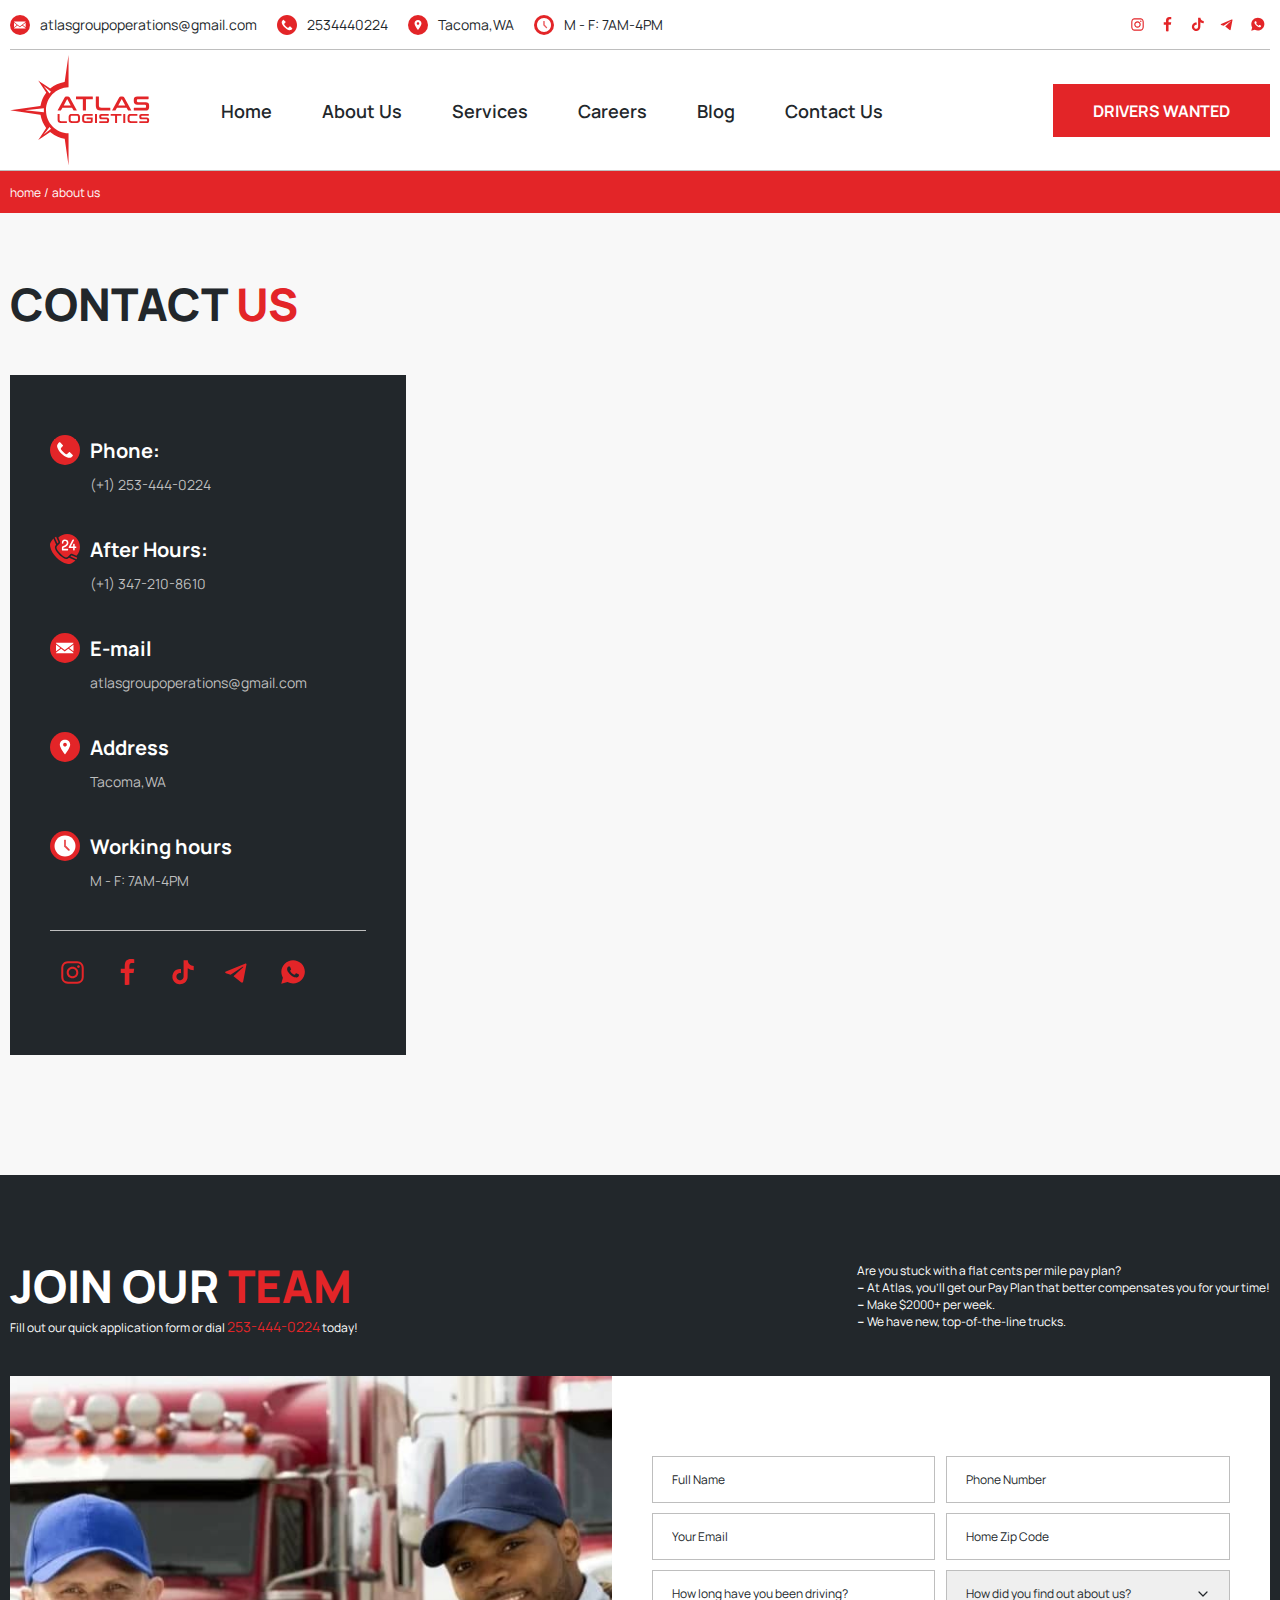
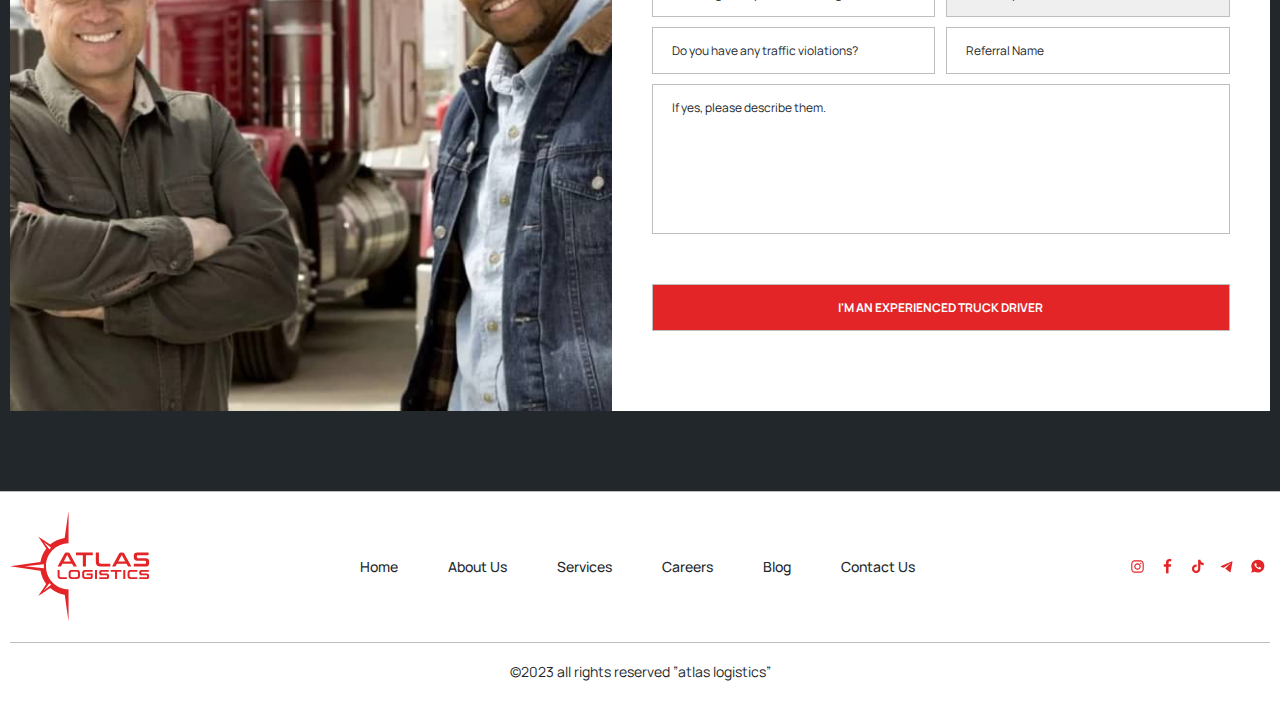
<file: contact.html>
<!DOCTYPE html>
<html lang="en">
<head>
    <meta charset="UTF-8">
    <meta name="viewport" content="width=device-width, initial-scale=1.0">
    <title>Atlas Logistics Group</title>
    <link rel="stylesheet" href="https://cdn.jsdelivr.net/npm/swiper@11/swiper-bundle.min.css" />
    <link rel="stylesheet" href="./style/style.css">
</head>
<body class="home">
    <header>
        <div class="container">
            <div class="header__wrapper">
                <div class="header__wrapper-top">
                    <div class="header__wrapper-top-contacts">
                     <a href="mailto:atlasgroupoperations@gmail.com"> <svg xmlns="http://www.w3.org/2000/svg" width="20" height="20" viewBox="0 0 20 20" fill="none">
                        <circle cx="10" cy="10" r="10" fill="#E32528"/>
                        <path d="M4.05159 12.1829L6.89653 9.99992L4.05159 7.8169C4.03415 7.80346 4.01695 7.78971 4 7.77566V12.2242C4.01694 12.2101 4.03414 12.1964 4.05159 12.1829ZM15.1937 12.725L12.2035 10.4305L9.8306 12.2513L7.45775 10.4305L4.46754 12.725C4.22099 12.9142 4.0586 13.1955 4.01332 13.4999H15.6479C15.6026 13.1955 15.4402 12.9142 15.1937 12.725ZM15.6096 7.8169L12.7647 9.99992L15.6096 12.183C15.6271 12.1964 15.6443 12.2102 15.6612 12.2242V7.77563C15.6443 7.78969 15.627 7.80345 15.6096 7.8169Z" fill="white"/>
                        <path d="M4.4675 7.2749L9.83058 11.3901L15.1936 7.2749C15.4402 7.08572 15.6026 6.80444 15.6479 6.5H4.01331C4.05861 6.80444 4.22098 7.08572 4.4675 7.2749Z" fill="white"/>
                        </svg> atlasgroupoperations@gmail.com</a>
                     <a href="tel:2534440224">
                        <svg xmlns="http://www.w3.org/2000/svg" width="20" height="20" viewBox="0 0 20 20" fill="none">
                            <path d="M17.07 2.92786C13.1642 -0.976781 6.83251 -0.975843 2.92786 2.93001C-0.976781 6.83586 -0.975843 13.1675 2.93001 17.0721C6.83587 20.9768 13.1675 20.9758 17.0721 17.07C18.0006 16.1413 18.737 15.0388 19.2394 13.8254C19.7417 12.6121 20.0002 11.3117 20 9.99848C19.9998 8.68526 19.7409 7.38494 19.2382 6.17176C18.7355 4.95859 17.9987 3.85631 17.07 2.92786ZM15.1446 13.9299L15.1433 13.9312V13.9279L14.6366 14.4312C14.3144 14.7575 13.9136 14.9951 13.4727 15.1212C13.0319 15.2474 12.566 15.2577 12.12 15.1512C11.2061 14.9066 10.3373 14.5172 9.54664 13.9979C8.81202 13.5284 8.13126 12.9795 7.51665 12.3612C6.95116 11.7998 6.44308 11.1835 5.99997 10.5212C5.51529 9.80864 5.13164 9.03237 4.85997 8.21453C4.70727 7.74347 4.68876 7.23918 4.80651 6.75819C4.92426 6.27719 5.17362 5.83848 5.52665 5.49122L6.11997 4.8979C6.28493 4.7322 6.55297 4.73161 6.71864 4.89657L6.71997 4.8979L8.59328 6.77122C8.75899 6.93618 8.75957 7.20422 8.59461 7.36989L8.59328 7.37122L7.49329 8.47121C7.17766 8.7834 7.13797 9.27949 7.39997 9.63789C7.79783 10.1839 8.23808 10.6977 8.71664 11.1746C9.2502 11.7104 9.83025 12.1979 10.45 12.6312C10.808 12.881 11.2935 12.8389 11.6033 12.5312L12.6666 11.4512C12.8316 11.2855 13.0996 11.285 13.2653 11.4499L13.2666 11.4512L15.1433 13.3312C15.309 13.4962 15.3096 13.7642 15.1446 13.9299Z" fill="#E32528"/>
                            </svg>
                            2534440224
                     </a>
                     <div><svg width="20" height="20" viewBox="0 0 20 20" fill="none" xmlns="http://www.w3.org/2000/svg">
                        <circle cx="10" cy="10" r="10" fill="#E32528"/>
                        <g clip-path="url(#clip0_154_1172)">
                        <path d="M9.99983 5C8.08636 5 6.52966 6.55692 6.52966 8.47045C6.52966 10.3124 9.67821 14.6158 9.81227 14.798L9.93739 14.9683C9.94457 14.9781 9.95397 14.9861 9.96482 14.9916C9.97567 14.9971 9.98766 15 9.99983 15C10.0121 15 10.0241 14.9972 10.035 14.9916C10.0459 14.9861 10.0554 14.9781 10.0627 14.9683L10.1877 14.798C10.3218 14.6158 13.4703 10.3124 13.4703 8.47045C13.4703 6.55692 11.9134 5 9.99983 5ZM9.99983 7.22734C10.6854 7.22734 11.2429 7.78487 11.2429 8.47045C11.2429 9.15567 10.6854 9.71355 9.99983 9.71355C9.31463 9.71355 8.75672 9.15567 8.75672 8.47045C8.75672 7.78487 9.31461 7.22734 9.99983 7.22734Z" fill="white"/>
                        </g>
                        <defs>
                        <clipPath id="clip0_154_1172">
                        <rect width="10" height="10" fill="white" transform="translate(5 5)"/>
                        </clipPath>
                        </defs>
                        </svg>
                        
                        Tacoma,WA</div>
                     <div>
                        <svg width="20" height="20" viewBox="0 0 20 20" fill="none" xmlns="http://www.w3.org/2000/svg">
                            <circle cx="10" cy="10" r="10" fill="#E32528"/>
                            <path d="M10 17C13.866 17 17 13.866 17 10C17 6.13401 13.866 3 10 3C6.13401 3 3 6.13401 3 10C3 13.866 6.13401 17 10 17Z" fill="white"/>
                            <path fill-rule="evenodd" clip-rule="evenodd" d="M9.9763 6.27043C10.0431 6.27043 10.1072 6.29698 10.1545 6.34424C10.2018 6.3915 10.2283 6.4556 10.2283 6.52244V9.93751L12.698 12.4075C12.7221 12.4308 12.7413 12.4586 12.7545 12.4894C12.7677 12.5201 12.7746 12.5532 12.7749 12.5866C12.7752 12.6201 12.7688 12.6533 12.7562 12.6842C12.7435 12.7152 12.7248 12.7434 12.7011 12.767C12.6775 12.7907 12.6493 12.8094 12.6184 12.8221C12.5874 12.8347 12.5542 12.8411 12.5207 12.8408C12.4873 12.8405 12.4542 12.8336 12.4235 12.8204C12.3927 12.8072 12.3649 12.788 12.3417 12.7639L9.72412 10.1463V6.52227C9.72412 6.45544 9.75067 6.39134 9.79793 6.34408C9.84519 6.29681 9.90929 6.27026 9.97613 6.27026L9.9763 6.27043Z" fill="#E32528"/>
                            <path fill-rule="evenodd" clip-rule="evenodd" d="M9.72412 6.52213L9.72412 10.1463L12.3417 12.7639C12.3649 12.788 12.3927 12.8072 12.4235 12.8204C12.4542 12.8336 12.4873 12.8405 12.5207 12.8408C12.5542 12.8411 12.5874 12.8347 12.6184 12.8221C12.6493 12.8094 12.6775 12.7907 12.7011 12.767C12.7248 12.7434 12.7435 12.7152 12.7562 12.6842C12.7688 12.6533 12.7752 12.6201 12.7749 12.5866C12.7746 12.5532 12.7677 12.5201 12.7545 12.4893C12.7413 12.4586 12.7221 12.4308 12.698 12.4075L10.2283 9.93751V6.52244C10.2283 6.4556 10.2018 6.3915 10.1545 6.34424C10.1072 6.29698 10.0431 6.27043 9.9763 6.27043C9.90946 6.27043 9.84519 6.29681 9.79793 6.34407C9.75078 6.39122 9.72425 6.45546 9.72412 6.52213ZM10.1626 5.9166L10.1345 5.88843H9.97613C9.80802 5.88843 9.6468 5.95521 9.52793 6.07408C9.40906 6.19295 9.34229 6.35417 9.34229 6.52227V10.3045L12.0699 13.0321C12.1278 13.0912 12.1967 13.1385 12.2728 13.1712C12.3501 13.2044 12.4333 13.2219 12.5174 13.2226C12.6016 13.2234 12.685 13.2073 12.7629 13.1755C12.8408 13.1436 12.9116 13.0965 12.9711 13.037C13.0306 12.9775 13.0777 12.9067 13.1096 12.8288C13.1414 12.7509 13.1575 12.6675 13.1568 12.5833C13.156 12.4991 13.1385 12.416 13.1053 12.3386C13.0726 12.2626 13.0254 12.1936 12.9662 12.1357L10.6101 9.77937V6.52244C10.6101 6.35433 10.5434 6.19311 10.4245 6.07424C10.3507 6.00045 10.2606 5.94673 10.1626 5.9166Z" fill="#E32528"/>
                            </svg>
                            
                            
                        M - F: 7AM-4PM</div>   
                    </div>
                    <div class="header__wrapper-top-social">
                        <a href="">
                            <svg width="25" height="25" viewBox="0 0 25 25" fill="none" xmlns="http://www.w3.org/2000/svg">
                                <rect width="25" height="25" fill="white"/>
                                <path d="M12.5 7.37952C14.1566 7.37952 14.3825 7.37952 15.0602 7.37952C15.6627 7.37952 15.9639 7.53012 16.1898 7.60542C16.491 7.75602 16.7169 7.83133 16.9428 8.05723C17.1687 8.28313 17.3193 8.50904 17.3946 8.81024C17.4699 9.03615 17.5452 9.33735 17.6205 9.93976C17.6205 10.6175 17.6205 10.7681 17.6205 12.5C17.6205 14.2319 17.6205 14.3825 17.6205 15.0602C17.6205 15.6627 17.4699 15.9639 17.3946 16.1898C17.244 16.491 17.1687 16.7169 16.9428 16.9428C16.7169 17.1687 16.491 17.3193 16.1898 17.3946C15.9639 17.4699 15.6627 17.5452 15.0602 17.6205C14.3825 17.6205 14.2319 17.6205 12.5 17.6205C10.7681 17.6205 10.6175 17.6205 9.93976 17.6205C9.33735 17.6205 9.03615 17.4699 8.81024 17.3946C8.50904 17.244 8.28313 17.1687 8.05723 16.9428C7.83133 16.7169 7.68072 16.491 7.60542 16.1898C7.53012 15.9639 7.45482 15.6627 7.37952 15.0602C7.37952 14.3825 7.37952 14.2319 7.37952 12.5C7.37952 10.7681 7.37952 10.6175 7.37952 9.93976C7.37952 9.33735 7.53012 9.03615 7.60542 8.81024C7.75602 8.50904 7.83133 8.28313 8.05723 8.05723C8.28313 7.83133 8.50904 7.68072 8.81024 7.60542C9.03615 7.53012 9.33735 7.45482 9.93976 7.37952C10.6175 7.37952 10.8434 7.37952 12.5 7.37952ZM12.5 6.25C10.7681 6.25 10.6175 6.25 9.93976 6.25C9.26205 6.25 8.81024 6.4006 8.43374 6.55121C8.05723 6.70181 7.68072 6.92771 7.30422 7.30422C6.92771 7.68072 6.77711 7.98193 6.55121 8.43374C6.4006 8.81024 6.3253 9.26205 6.25 9.93976C6.25 10.6175 6.25 10.8434 6.25 12.5C6.25 14.2319 6.25 14.3825 6.25 15.0602C6.25 15.738 6.4006 16.1898 6.55121 16.5663C6.70181 16.9428 6.92771 17.3193 7.30422 17.6958C7.68072 18.0723 7.98193 18.2229 8.43374 18.4488C8.81024 18.5994 9.26205 18.6747 9.93976 18.75C10.6175 18.75 10.8434 18.75 12.5 18.75C14.1566 18.75 14.3825 18.75 15.0602 18.75C15.738 18.75 16.1898 18.5994 16.5663 18.4488C16.9428 18.2982 17.3193 18.0723 17.6958 17.6958C18.0723 17.3193 18.2229 17.0181 18.4488 16.5663C18.5994 16.1898 18.6747 15.738 18.75 15.0602C18.75 14.3825 18.75 14.1566 18.75 12.5C18.75 10.8434 18.75 10.6175 18.75 9.93976C18.75 9.26205 18.5994 8.81024 18.4488 8.43374C18.2982 8.05723 18.0723 7.68072 17.6958 7.30422C17.3193 6.92771 17.0181 6.77711 16.5663 6.55121C16.1898 6.4006 15.738 6.3253 15.0602 6.25C14.3825 6.25 14.2319 6.25 12.5 6.25Z" fill="#E32528"/>
                                <path d="M12.5 9.26205C10.6928 9.26205 9.26205 10.6928 9.26205 12.5C9.26205 14.3072 10.6928 15.738 12.5 15.738C14.3072 15.738 15.738 14.3072 15.738 12.5C15.738 10.6928 14.3072 9.26205 12.5 9.26205ZM12.5 14.6084C11.3705 14.6084 10.3916 13.7048 10.3916 12.5C10.3916 11.3705 11.2952 10.3916 12.5 10.3916C13.6295 10.3916 14.6084 11.2952 14.6084 12.5C14.6084 13.6295 13.6295 14.6084 12.5 14.6084Z" fill="#E32528"/>
                                <path d="M15.8133 9.93976C16.2291 9.93976 16.5663 9.60262 16.5663 9.18675C16.5663 8.77087 16.2291 8.43374 15.8133 8.43374C15.3974 8.43374 15.0602 8.77087 15.0602 9.18675C15.0602 9.60262 15.3974 9.93976 15.8133 9.93976Z" fill="#E32528"/>
                                </svg>
                                
                        </a>
                        <a href="">
                            <svg width="25" height="25" viewBox="0 0 25 25" fill="none" xmlns="http://www.w3.org/2000/svg">
                                <rect width="25" height="25" fill="white"/>
                                <path d="M13.5357 12.728H15.862L16.2273 10.3503H13.5352V9.05084C13.5352 8.06312 13.856 7.18726 14.7743 7.18726H16.25V5.11234C15.9907 5.07711 15.4424 5 14.4062 5C12.2426 5 10.9742 6.14956 10.9742 8.76856V10.3503H8.75V12.728H10.9742V19.2631C11.4146 19.3298 11.8608 19.375 12.3188 19.375C12.7328 19.375 13.1368 19.3369 13.5357 19.2827V12.728Z" fill="#E32528"/>
                                </svg>
                                
                                
                        </a>
                        <a href="">
                            <svg width="25" height="25" viewBox="0 0 25 25" fill="none" xmlns="http://www.w3.org/2000/svg">
                                <rect width="25" height="25" fill="white"/>
                                <path d="M18.7351 8.90852C17.8643 8.90849 17.0292 8.56254 16.4134 7.94677C15.7977 7.331 15.4518 6.49585 15.4518 5.62503H13.1059V14.8109C13.1055 15.2297 12.9733 15.6377 12.728 15.9772C12.4827 16.3167 12.1368 16.5703 11.7393 16.7022C11.3418 16.834 10.9128 16.8375 10.5133 16.7119C10.1137 16.5864 9.76381 16.3383 9.51312 16.0028C9.26244 15.6674 9.12371 15.2615 9.11659 14.8427C9.10947 14.424 9.23432 14.0136 9.47346 13.6698C9.71259 13.326 10.0539 13.0661 10.4489 12.9271C10.844 12.7881 11.2728 12.7769 11.6745 12.8952V10.6149C10.8207 10.4997 9.95213 10.6478 9.18471 11.0393C8.41728 11.4309 7.78757 12.0472 7.37965 12.806C6.97174 13.5649 6.80503 14.4301 6.90179 15.2862C6.99856 16.1422 7.35419 16.9484 7.9212 17.597C8.4882 18.2457 9.2396 18.7059 10.0751 18.9163C10.9105 19.1266 11.7903 19.0771 12.5968 18.7743C13.4034 18.4715 14.0984 17.9298 14.589 17.2216C15.0796 16.5134 15.3425 15.6724 15.3425 14.8109L15.4109 10.1677C16.3748 10.8753 17.5397 11.256 18.7354 11.2542L18.7351 8.90852Z" fill="#E32528"/>
                                </svg>
                                
                                
                        </a>
                        <a href="">
                            <svg width="25" height="25" viewBox="0 0 25 25" fill="none" xmlns="http://www.w3.org/2000/svg">
                                <rect width="25" height="25" fill="white"/>
                                <path d="M17.5 7.87639L15.6216 17.6827C15.6216 17.6827 15.3588 18.3626 14.6368 18.0365L10.3029 14.5954L10.2828 14.5852C10.8682 14.0409 15.4077 9.81416 15.6062 9.62258C15.9133 9.32585 15.7226 9.14921 15.366 9.37335L8.6605 13.7831L6.07352 12.8817C6.07352 12.8817 5.66641 12.7318 5.62725 12.4057C5.58756 12.0791 6.08692 11.9024 6.08692 11.9024L16.6332 7.61809C16.6332 7.61809 17.5 7.22371 17.5 7.87639Z" fill="#E32528"/>
                                </svg>
                                
                        </a>
                        <a href="">
                            <svg width="25" height="25" viewBox="0 0 25 25" fill="none" xmlns="http://www.w3.org/2000/svg">
                                <rect width="25" height="25" fill="white"/>
                                <path d="M17.4543 7.53906C16.2195 6.30859 14.5732 5.625 12.8354 5.625C9.22256 5.625 6.29573 8.54167 6.29573 12.1419C6.29573 13.2812 6.61585 14.4206 7.16463 15.3776L6.25 18.75L9.72561 17.8385C10.686 18.3398 11.7378 18.6133 12.8354 18.6133C16.4482 18.6133 19.375 15.6966 19.375 12.0964C19.3293 10.4102 18.689 8.76953 17.4543 7.53906ZM15.9909 14.4661C15.8537 14.8307 15.2134 15.1953 14.8933 15.2409C14.6189 15.2865 14.253 15.2865 13.8872 15.1953C13.6585 15.1042 13.3384 15.013 12.9726 14.8307C11.3262 14.1471 10.2744 12.5065 10.1829 12.3698C10.0915 12.2786 9.49695 11.5039 9.49695 10.6836C9.49695 9.86328 9.90854 9.4987 10.0457 9.31641C10.1829 9.13411 10.3659 9.13411 10.503 9.13411C10.5945 9.13411 10.7317 9.13411 10.8232 9.13411C10.9146 9.13411 11.0518 9.08854 11.189 9.40755C11.3262 9.72656 11.6463 10.5469 11.6921 10.5924C11.7378 10.6836 11.7378 10.7747 11.6921 10.8659C11.6463 10.957 11.6006 11.0482 11.5091 11.1393C11.4177 11.2305 11.3262 11.3672 11.2805 11.4128C11.189 11.5039 11.0976 11.5951 11.189 11.7318C11.2805 11.9141 11.6006 12.4154 12.1037 12.8711C12.7439 13.418 13.247 13.6003 13.4299 13.6914C13.6128 13.7826 13.7043 13.737 13.7957 13.6458C13.8872 13.5547 14.2073 13.1901 14.2988 13.0078C14.3902 12.8255 14.5274 12.8711 14.6646 12.9167C14.8018 12.9622 15.625 13.3724 15.7622 13.4635C15.9451 13.5547 16.0366 13.6003 16.0823 13.6458C16.128 13.7826 16.128 14.1016 15.9909 14.4661Z" fill="#E32528"/>
                                </svg>
                                
                        </a>
                    
                </div>
                </div>
                <div class="header__wrapper-bottom">
                   <img src="./images/logo.svg" alt="Atlas Logistics">
                   <nav class="nav">
                    <ul>
                        
                        <li><a href="#">Home</a></li>
                        <li><a href="./about.html">About us</a></li>
                        <li><a href="./services.html">Services</a></li>
                        <li><a href="./careers.html">Careers</a></li>
                        <li><a href="./blog.html">Blog</a></li>
                        <li><a href="./contact.html">Contact us</a></li>
                        <li><a href="" class="btn">Drivers Wanted</a></li>
                        <li>
                            <div class="header__wrapper-top">
                                <div class="header__wrapper-top-contacts">
                                 <a href="mailto:atlasgroupoperations@gmail.com"> <svg xmlns="http://www.w3.org/2000/svg" width="20" height="20" viewBox="0 0 20 20" fill="none">
                                    <circle cx="10" cy="10" r="10" fill="#E32528"/>
                                    <path d="M4.05159 12.1829L6.89653 9.99992L4.05159 7.8169C4.03415 7.80346 4.01695 7.78971 4 7.77566V12.2242C4.01694 12.2101 4.03414 12.1964 4.05159 12.1829ZM15.1937 12.725L12.2035 10.4305L9.8306 12.2513L7.45775 10.4305L4.46754 12.725C4.22099 12.9142 4.0586 13.1955 4.01332 13.4999H15.6479C15.6026 13.1955 15.4402 12.9142 15.1937 12.725ZM15.6096 7.8169L12.7647 9.99992L15.6096 12.183C15.6271 12.1964 15.6443 12.2102 15.6612 12.2242V7.77563C15.6443 7.78969 15.627 7.80345 15.6096 7.8169Z" fill="white"/>
                                    <path d="M4.4675 7.2749L9.83058 11.3901L15.1936 7.2749C15.4402 7.08572 15.6026 6.80444 15.6479 6.5H4.01331C4.05861 6.80444 4.22098 7.08572 4.4675 7.2749Z" fill="white"/>
                                    </svg> atlasgroupoperations@gmail.com</a>
                                 <a href="tel:2534440224">
                                    <svg xmlns="http://www.w3.org/2000/svg" width="20" height="20" viewBox="0 0 20 20" fill="none">
                                        <path d="M17.07 2.92786C13.1642 -0.976781 6.83251 -0.975843 2.92786 2.93001C-0.976781 6.83586 -0.975843 13.1675 2.93001 17.0721C6.83587 20.9768 13.1675 20.9758 17.0721 17.07C18.0006 16.1413 18.737 15.0388 19.2394 13.8254C19.7417 12.6121 20.0002 11.3117 20 9.99848C19.9998 8.68526 19.7409 7.38494 19.2382 6.17176C18.7355 4.95859 17.9987 3.85631 17.07 2.92786ZM15.1446 13.9299L15.1433 13.9312V13.9279L14.6366 14.4312C14.3144 14.7575 13.9136 14.9951 13.4727 15.1212C13.0319 15.2474 12.566 15.2577 12.12 15.1512C11.2061 14.9066 10.3373 14.5172 9.54664 13.9979C8.81202 13.5284 8.13126 12.9795 7.51665 12.3612C6.95116 11.7998 6.44308 11.1835 5.99997 10.5212C5.51529 9.80864 5.13164 9.03237 4.85997 8.21453C4.70727 7.74347 4.68876 7.23918 4.80651 6.75819C4.92426 6.27719 5.17362 5.83848 5.52665 5.49122L6.11997 4.8979C6.28493 4.7322 6.55297 4.73161 6.71864 4.89657L6.71997 4.8979L8.59328 6.77122C8.75899 6.93618 8.75957 7.20422 8.59461 7.36989L8.59328 7.37122L7.49329 8.47121C7.17766 8.7834 7.13797 9.27949 7.39997 9.63789C7.79783 10.1839 8.23808 10.6977 8.71664 11.1746C9.2502 11.7104 9.83025 12.1979 10.45 12.6312C10.808 12.881 11.2935 12.8389 11.6033 12.5312L12.6666 11.4512C12.8316 11.2855 13.0996 11.285 13.2653 11.4499L13.2666 11.4512L15.1433 13.3312C15.309 13.4962 15.3096 13.7642 15.1446 13.9299Z" fill="#E32528"/>
                                        </svg>
                                        2534440224
                                 </a>
                                 <div><svg width="20" height="20" viewBox="0 0 20 20" fill="none" xmlns="http://www.w3.org/2000/svg">
                                    <circle cx="10" cy="10" r="10" fill="#E32528"/>
                                    <g clip-path="url(#clip0_154_1172)">
                                    <path d="M9.99983 5C8.08636 5 6.52966 6.55692 6.52966 8.47045C6.52966 10.3124 9.67821 14.6158 9.81227 14.798L9.93739 14.9683C9.94457 14.9781 9.95397 14.9861 9.96482 14.9916C9.97567 14.9971 9.98766 15 9.99983 15C10.0121 15 10.0241 14.9972 10.035 14.9916C10.0459 14.9861 10.0554 14.9781 10.0627 14.9683L10.1877 14.798C10.3218 14.6158 13.4703 10.3124 13.4703 8.47045C13.4703 6.55692 11.9134 5 9.99983 5ZM9.99983 7.22734C10.6854 7.22734 11.2429 7.78487 11.2429 8.47045C11.2429 9.15567 10.6854 9.71355 9.99983 9.71355C9.31463 9.71355 8.75672 9.15567 8.75672 8.47045C8.75672 7.78487 9.31461 7.22734 9.99983 7.22734Z" fill="white"/>
                                    </g>
                                    <defs>
                                    <clipPath id="clip0_154_1172">
                                    <rect width="10" height="10" fill="white" transform="translate(5 5)"/>
                                    </clipPath>
                                    </defs>
                                    </svg>
                                    
                                    Tacoma,WA</div>
                                 <div>
                                    <svg width="20" height="20" viewBox="0 0 20 20" fill="none" xmlns="http://www.w3.org/2000/svg">
                                        <circle cx="10" cy="10" r="10" fill="#E32528"/>
                                        <path d="M10 17C13.866 17 17 13.866 17 10C17 6.13401 13.866 3 10 3C6.13401 3 3 6.13401 3 10C3 13.866 6.13401 17 10 17Z" fill="white"/>
                                        <path fill-rule="evenodd" clip-rule="evenodd" d="M9.9763 6.27043C10.0431 6.27043 10.1072 6.29698 10.1545 6.34424C10.2018 6.3915 10.2283 6.4556 10.2283 6.52244V9.93751L12.698 12.4075C12.7221 12.4308 12.7413 12.4586 12.7545 12.4894C12.7677 12.5201 12.7746 12.5532 12.7749 12.5866C12.7752 12.6201 12.7688 12.6533 12.7562 12.6842C12.7435 12.7152 12.7248 12.7434 12.7011 12.767C12.6775 12.7907 12.6493 12.8094 12.6184 12.8221C12.5874 12.8347 12.5542 12.8411 12.5207 12.8408C12.4873 12.8405 12.4542 12.8336 12.4235 12.8204C12.3927 12.8072 12.3649 12.788 12.3417 12.7639L9.72412 10.1463V6.52227C9.72412 6.45544 9.75067 6.39134 9.79793 6.34408C9.84519 6.29681 9.90929 6.27026 9.97613 6.27026L9.9763 6.27043Z" fill="#E32528"/>
                                        <path fill-rule="evenodd" clip-rule="evenodd" d="M9.72412 6.52213L9.72412 10.1463L12.3417 12.7639C12.3649 12.788 12.3927 12.8072 12.4235 12.8204C12.4542 12.8336 12.4873 12.8405 12.5207 12.8408C12.5542 12.8411 12.5874 12.8347 12.6184 12.8221C12.6493 12.8094 12.6775 12.7907 12.7011 12.767C12.7248 12.7434 12.7435 12.7152 12.7562 12.6842C12.7688 12.6533 12.7752 12.6201 12.7749 12.5866C12.7746 12.5532 12.7677 12.5201 12.7545 12.4893C12.7413 12.4586 12.7221 12.4308 12.698 12.4075L10.2283 9.93751V6.52244C10.2283 6.4556 10.2018 6.3915 10.1545 6.34424C10.1072 6.29698 10.0431 6.27043 9.9763 6.27043C9.90946 6.27043 9.84519 6.29681 9.79793 6.34407C9.75078 6.39122 9.72425 6.45546 9.72412 6.52213ZM10.1626 5.9166L10.1345 5.88843H9.97613C9.80802 5.88843 9.6468 5.95521 9.52793 6.07408C9.40906 6.19295 9.34229 6.35417 9.34229 6.52227V10.3045L12.0699 13.0321C12.1278 13.0912 12.1967 13.1385 12.2728 13.1712C12.3501 13.2044 12.4333 13.2219 12.5174 13.2226C12.6016 13.2234 12.685 13.2073 12.7629 13.1755C12.8408 13.1436 12.9116 13.0965 12.9711 13.037C13.0306 12.9775 13.0777 12.9067 13.1096 12.8288C13.1414 12.7509 13.1575 12.6675 13.1568 12.5833C13.156 12.4991 13.1385 12.416 13.1053 12.3386C13.0726 12.2626 13.0254 12.1936 12.9662 12.1357L10.6101 9.77937V6.52244C10.6101 6.35433 10.5434 6.19311 10.4245 6.07424C10.3507 6.00045 10.2606 5.94673 10.1626 5.9166Z" fill="#E32528"/>
                                        </svg>
                                        
                                        
                                    M - F: 7AM-4PM</div>   
                                </div>
                                <div class="header__wrapper-top-social">
                                    <a href="">
                                        <svg width="25" height="25" viewBox="0 0 25 25" fill="none" xmlns="http://www.w3.org/2000/svg">
                                            <rect width="25" height="25" fill="white"/>
                                            <path d="M12.5 7.37952C14.1566 7.37952 14.3825 7.37952 15.0602 7.37952C15.6627 7.37952 15.9639 7.53012 16.1898 7.60542C16.491 7.75602 16.7169 7.83133 16.9428 8.05723C17.1687 8.28313 17.3193 8.50904 17.3946 8.81024C17.4699 9.03615 17.5452 9.33735 17.6205 9.93976C17.6205 10.6175 17.6205 10.7681 17.6205 12.5C17.6205 14.2319 17.6205 14.3825 17.6205 15.0602C17.6205 15.6627 17.4699 15.9639 17.3946 16.1898C17.244 16.491 17.1687 16.7169 16.9428 16.9428C16.7169 17.1687 16.491 17.3193 16.1898 17.3946C15.9639 17.4699 15.6627 17.5452 15.0602 17.6205C14.3825 17.6205 14.2319 17.6205 12.5 17.6205C10.7681 17.6205 10.6175 17.6205 9.93976 17.6205C9.33735 17.6205 9.03615 17.4699 8.81024 17.3946C8.50904 17.244 8.28313 17.1687 8.05723 16.9428C7.83133 16.7169 7.68072 16.491 7.60542 16.1898C7.53012 15.9639 7.45482 15.6627 7.37952 15.0602C7.37952 14.3825 7.37952 14.2319 7.37952 12.5C7.37952 10.7681 7.37952 10.6175 7.37952 9.93976C7.37952 9.33735 7.53012 9.03615 7.60542 8.81024C7.75602 8.50904 7.83133 8.28313 8.05723 8.05723C8.28313 7.83133 8.50904 7.68072 8.81024 7.60542C9.03615 7.53012 9.33735 7.45482 9.93976 7.37952C10.6175 7.37952 10.8434 7.37952 12.5 7.37952ZM12.5 6.25C10.7681 6.25 10.6175 6.25 9.93976 6.25C9.26205 6.25 8.81024 6.4006 8.43374 6.55121C8.05723 6.70181 7.68072 6.92771 7.30422 7.30422C6.92771 7.68072 6.77711 7.98193 6.55121 8.43374C6.4006 8.81024 6.3253 9.26205 6.25 9.93976C6.25 10.6175 6.25 10.8434 6.25 12.5C6.25 14.2319 6.25 14.3825 6.25 15.0602C6.25 15.738 6.4006 16.1898 6.55121 16.5663C6.70181 16.9428 6.92771 17.3193 7.30422 17.6958C7.68072 18.0723 7.98193 18.2229 8.43374 18.4488C8.81024 18.5994 9.26205 18.6747 9.93976 18.75C10.6175 18.75 10.8434 18.75 12.5 18.75C14.1566 18.75 14.3825 18.75 15.0602 18.75C15.738 18.75 16.1898 18.5994 16.5663 18.4488C16.9428 18.2982 17.3193 18.0723 17.6958 17.6958C18.0723 17.3193 18.2229 17.0181 18.4488 16.5663C18.5994 16.1898 18.6747 15.738 18.75 15.0602C18.75 14.3825 18.75 14.1566 18.75 12.5C18.75 10.8434 18.75 10.6175 18.75 9.93976C18.75 9.26205 18.5994 8.81024 18.4488 8.43374C18.2982 8.05723 18.0723 7.68072 17.6958 7.30422C17.3193 6.92771 17.0181 6.77711 16.5663 6.55121C16.1898 6.4006 15.738 6.3253 15.0602 6.25C14.3825 6.25 14.2319 6.25 12.5 6.25Z" fill="#E32528"/>
                                            <path d="M12.5 9.26205C10.6928 9.26205 9.26205 10.6928 9.26205 12.5C9.26205 14.3072 10.6928 15.738 12.5 15.738C14.3072 15.738 15.738 14.3072 15.738 12.5C15.738 10.6928 14.3072 9.26205 12.5 9.26205ZM12.5 14.6084C11.3705 14.6084 10.3916 13.7048 10.3916 12.5C10.3916 11.3705 11.2952 10.3916 12.5 10.3916C13.6295 10.3916 14.6084 11.2952 14.6084 12.5C14.6084 13.6295 13.6295 14.6084 12.5 14.6084Z" fill="#E32528"/>
                                            <path d="M15.8133 9.93976C16.2291 9.93976 16.5663 9.60262 16.5663 9.18675C16.5663 8.77087 16.2291 8.43374 15.8133 8.43374C15.3974 8.43374 15.0602 8.77087 15.0602 9.18675C15.0602 9.60262 15.3974 9.93976 15.8133 9.93976Z" fill="#E32528"/>
                                            </svg>
                                            
                                    </a>
                                    <a href="">
                                        <svg width="25" height="25" viewBox="0 0 25 25" fill="none" xmlns="http://www.w3.org/2000/svg">
                                            <rect width="25" height="25" fill="white"/>
                                            <path d="M13.5357 12.728H15.862L16.2273 10.3503H13.5352V9.05084C13.5352 8.06312 13.856 7.18726 14.7743 7.18726H16.25V5.11234C15.9907 5.07711 15.4424 5 14.4062 5C12.2426 5 10.9742 6.14956 10.9742 8.76856V10.3503H8.75V12.728H10.9742V19.2631C11.4146 19.3298 11.8608 19.375 12.3188 19.375C12.7328 19.375 13.1368 19.3369 13.5357 19.2827V12.728Z" fill="#E32528"/>
                                            </svg>
                                            
                                            
                                    </a>
                                    <a href="">
                                        <svg width="25" height="25" viewBox="0 0 25 25" fill="none" xmlns="http://www.w3.org/2000/svg">
                                            <rect width="25" height="25" fill="white"/>
                                            <path d="M18.7351 8.90852C17.8643 8.90849 17.0292 8.56254 16.4134 7.94677C15.7977 7.331 15.4518 6.49585 15.4518 5.62503H13.1059V14.8109C13.1055 15.2297 12.9733 15.6377 12.728 15.9772C12.4827 16.3167 12.1368 16.5703 11.7393 16.7022C11.3418 16.834 10.9128 16.8375 10.5133 16.7119C10.1137 16.5864 9.76381 16.3383 9.51312 16.0028C9.26244 15.6674 9.12371 15.2615 9.11659 14.8427C9.10947 14.424 9.23432 14.0136 9.47346 13.6698C9.71259 13.326 10.0539 13.0661 10.4489 12.9271C10.844 12.7881 11.2728 12.7769 11.6745 12.8952V10.6149C10.8207 10.4997 9.95213 10.6478 9.18471 11.0393C8.41728 11.4309 7.78757 12.0472 7.37965 12.806C6.97174 13.5649 6.80503 14.4301 6.90179 15.2862C6.99856 16.1422 7.35419 16.9484 7.9212 17.597C8.4882 18.2457 9.2396 18.7059 10.0751 18.9163C10.9105 19.1266 11.7903 19.0771 12.5968 18.7743C13.4034 18.4715 14.0984 17.9298 14.589 17.2216C15.0796 16.5134 15.3425 15.6724 15.3425 14.8109L15.4109 10.1677C16.3748 10.8753 17.5397 11.256 18.7354 11.2542L18.7351 8.90852Z" fill="#E32528"/>
                                            </svg>
                                            
                                            
                                    </a>
                                    <a href="">
                                        <svg width="25" height="25" viewBox="0 0 25 25" fill="none" xmlns="http://www.w3.org/2000/svg">
                                            <rect width="25" height="25" fill="white"/>
                                            <path d="M17.5 7.87639L15.6216 17.6827C15.6216 17.6827 15.3588 18.3626 14.6368 18.0365L10.3029 14.5954L10.2828 14.5852C10.8682 14.0409 15.4077 9.81416 15.6062 9.62258C15.9133 9.32585 15.7226 9.14921 15.366 9.37335L8.6605 13.7831L6.07352 12.8817C6.07352 12.8817 5.66641 12.7318 5.62725 12.4057C5.58756 12.0791 6.08692 11.9024 6.08692 11.9024L16.6332 7.61809C16.6332 7.61809 17.5 7.22371 17.5 7.87639Z" fill="#E32528"/>
                                            </svg>
                                            
                                    </a>
                                    <a href="">
                                        <svg width="25" height="25" viewBox="0 0 25 25" fill="none" xmlns="http://www.w3.org/2000/svg">
                                            <rect width="25" height="25" fill="white"/>
                                            <path d="M17.4543 7.53906C16.2195 6.30859 14.5732 5.625 12.8354 5.625C9.22256 5.625 6.29573 8.54167 6.29573 12.1419C6.29573 13.2812 6.61585 14.4206 7.16463 15.3776L6.25 18.75L9.72561 17.8385C10.686 18.3398 11.7378 18.6133 12.8354 18.6133C16.4482 18.6133 19.375 15.6966 19.375 12.0964C19.3293 10.4102 18.689 8.76953 17.4543 7.53906ZM15.9909 14.4661C15.8537 14.8307 15.2134 15.1953 14.8933 15.2409C14.6189 15.2865 14.253 15.2865 13.8872 15.1953C13.6585 15.1042 13.3384 15.013 12.9726 14.8307C11.3262 14.1471 10.2744 12.5065 10.1829 12.3698C10.0915 12.2786 9.49695 11.5039 9.49695 10.6836C9.49695 9.86328 9.90854 9.4987 10.0457 9.31641C10.1829 9.13411 10.3659 9.13411 10.503 9.13411C10.5945 9.13411 10.7317 9.13411 10.8232 9.13411C10.9146 9.13411 11.0518 9.08854 11.189 9.40755C11.3262 9.72656 11.6463 10.5469 11.6921 10.5924C11.7378 10.6836 11.7378 10.7747 11.6921 10.8659C11.6463 10.957 11.6006 11.0482 11.5091 11.1393C11.4177 11.2305 11.3262 11.3672 11.2805 11.4128C11.189 11.5039 11.0976 11.5951 11.189 11.7318C11.2805 11.9141 11.6006 12.4154 12.1037 12.8711C12.7439 13.418 13.247 13.6003 13.4299 13.6914C13.6128 13.7826 13.7043 13.737 13.7957 13.6458C13.8872 13.5547 14.2073 13.1901 14.2988 13.0078C14.3902 12.8255 14.5274 12.8711 14.6646 12.9167C14.8018 12.9622 15.625 13.3724 15.7622 13.4635C15.9451 13.5547 16.0366 13.6003 16.0823 13.6458C16.128 13.7826 16.128 14.1016 15.9909 14.4661Z" fill="#E32528"/>
                                            </svg>
                                            
                                    </a>
                                
                            </div>
                            </div>    
                        </li>
                    </ul>
                   </nav>
                   <a href="" class="btn">Drivers Wanted</a>
                   <div class="menuBtns header-btn" data-menu="burger">
                    <div class="icon-left icon"></div>
                    <div class="icon-right icon"></div>
                  </div>
                </div>
            </div>
        </div>
    </header>
    <main class="contact-page">
        <div class="breadcrumbs">
            <div class="container">
                <a href="">home</a>
                <span>/</span>
                <span>about us</span></div>
        </div>
        <section class="contacts">
            <div class="container">
                <div class="contacts__container">
                    <div class="title">
                        <h2>Contact <span>us</span></h2></div>
                    <div class="contacts__container-map">
                        <div class="contact-wrap">
                            <div class="contact">
                                <div class="contact-item">
                                    <div> 
                                        <svg width="30" height="30" viewBox="0 0 30 30" fill="none" xmlns="http://www.w3.org/2000/svg">
                                            <rect x="4.5" y="4.5" width="21" height="19.5" fill="white"/>
                                            <path d="M25.605 4.39179C19.7463 -1.46517 10.2488 -1.46376 4.39179 4.39502C-1.46517 10.2538 -1.46376 19.7512 4.39502 25.6082C10.2538 31.4652 19.7512 31.4638 25.6082 25.605C27.0009 24.2119 28.1055 22.5581 28.8591 20.7381C29.6126 18.9181 30.0003 16.9676 30 14.9977C29.9997 13.0279 29.6114 11.0774 28.8573 9.25765C28.1032 7.43788 26.9981 5.78446 25.605 4.39179ZM22.717 20.8948L22.715 20.8968V20.8918L21.955 21.6468C21.4717 22.1362 20.8703 22.4927 20.2091 22.6819C19.5478 22.8711 18.8489 22.8865 18.1799 22.7268C16.8092 22.3599 15.506 21.7758 14.32 20.9968C13.218 20.2926 12.1969 19.4693 11.275 18.5418C10.4267 17.6998 9.66462 16.7752 8.99995 15.7818C8.27293 14.713 7.69746 13.5486 7.28995 12.3218C7.0609 11.6152 7.03313 10.8588 7.20976 10.1373C7.38638 9.41578 7.76042 8.75772 8.28997 8.23683L9.17995 7.34685C9.42739 7.09829 9.82946 7.09741 10.078 7.34486L10.08 7.34685L12.8899 10.1568C13.1385 10.4043 13.1394 10.8063 12.8919 11.0548L12.8899 11.0568L11.2399 12.7068C10.7665 13.1751 10.707 13.9192 11.0999 14.4568C11.6967 15.2758 12.3571 16.0466 13.075 16.7619C13.8753 17.5656 14.7454 18.2969 15.6749 18.9469C16.2121 19.3215 16.9403 19.2584 17.4049 18.7969L18.9999 17.1769C19.2473 16.9283 19.6494 16.9274 19.8979 17.1749L19.8999 17.1769L22.7149 19.9969C22.9635 20.2443 22.9644 20.6463 22.717 20.8948Z" fill="#E32528"/>
                                            </svg>
                                        Phone:</div>
                                    <a href="tel:+12534440224">(+1) 253-444-0224</a>
                                </div>
                                <div class="contact-item">
                                    <div> 
                                        <svg width="30" height="30" viewBox="0 0 30 30" fill="none" xmlns="http://www.w3.org/2000/svg">
                                            <g clip-path="url(#clip0_778_5396)">
                                            <rect x="11.4404" y="5.08473" width="15.2542" height="12.7119" fill="white"/>
                                            <path fill-rule="evenodd" clip-rule="evenodd" d="M18.7593 12.9179C18.6968 13.0382 18.6664 13.1727 18.671 13.3082C18.6755 13.4437 18.715 13.5758 18.7854 13.6917C18.8558 13.8075 18.9549 13.9033 19.0731 13.9698C19.1914 14.0362 19.3247 14.0711 19.4603 14.071H23.1253V15.6197C23.1253 15.8292 23.2085 16.03 23.3566 16.1781C23.5047 16.3262 23.7056 16.4094 23.915 16.4094C24.1244 16.4094 24.3253 16.3262 24.4734 16.1781C24.6215 16.03 24.7047 15.8292 24.7047 15.6197V14.071H25.7848C25.993 14.0693 26.1921 13.9853 26.3387 13.8374C26.4853 13.6895 26.5675 13.4897 26.5675 13.2815C26.5675 13.0733 26.4853 12.8735 26.3387 12.7256C26.1921 12.5778 25.993 12.4938 25.7848 12.492H24.7047V10.6145C24.7047 10.4051 24.6215 10.2043 24.4734 10.0562C24.3253 9.90807 24.1244 9.82488 23.915 9.82488C23.7056 9.82488 23.5047 9.90807 23.3566 10.0562C23.2085 10.2043 23.1253 10.4051 23.1253 10.6145V12.4922H20.7589L23.8736 6.49546C23.9693 6.30964 23.9874 6.09346 23.924 5.8943C23.8605 5.69515 23.7207 5.52928 23.5352 5.43303C23.3497 5.33678 23.1335 5.31801 22.9342 5.38084C22.7348 5.44367 22.5685 5.58296 22.4717 5.7682L18.7593 12.9179ZM11.7773 15.6197C11.7775 15.8292 11.8609 16.03 12.0091 16.1781C12.1573 16.3261 12.3583 16.4092 12.5677 16.4091H17.4211C17.6293 16.4073 17.8284 16.3234 17.975 16.1755C18.1216 16.0276 18.2038 15.8279 18.2038 15.6197C18.2038 15.4114 18.1216 15.2117 17.975 15.0638C17.8284 14.9159 17.6293 14.832 17.4211 14.8302H13.3565V14.1947C13.3553 14.1026 13.3658 14.0107 13.3878 13.9212L13.419 13.8025L15.7713 12.6929C16.7641 12.2371 17.5577 11.4364 18.0048 10.4397C18.3706 9.61722 18.4988 8.64005 18.2655 7.76314C18.091 7.08888 17.6973 6.49176 17.1463 6.06574C16.4198 5.51355 15.5201 5.35675 14.6263 5.42812C14.2279 5.46137 13.8402 5.57395 13.486 5.75926C13.1318 5.94456 12.8182 6.19884 12.5638 6.50712C12.2787 6.84864 12.0637 7.24299 11.9312 7.66762C11.7986 8.09225 11.751 8.53885 11.7911 8.98189C11.8104 9.1904 11.9118 9.38271 12.0729 9.51649C12.1526 9.58273 12.2447 9.63262 12.3437 9.66329C12.4428 9.69397 12.5469 9.70483 12.6501 9.69527C12.7534 9.6857 12.8537 9.6559 12.9454 9.60755C13.0372 9.5592 13.1185 9.49326 13.1847 9.41349C13.251 9.33372 13.3008 9.24169 13.3315 9.14264C13.3622 9.04359 13.3731 8.93947 13.3635 8.83622C13.3204 8.36192 13.4675 7.88994 13.7724 7.52408C13.8921 7.37566 14.0406 7.25294 14.2088 7.16327C14.3771 7.0736 14.5618 7.01883 14.7517 7.00224C15.6417 6.93105 16.4838 7.20925 16.7392 8.16919C16.8889 8.73169 16.7824 9.35138 16.5301 9.86841C16.2264 10.4837 15.7213 10.9765 15.0989 11.2651L12.7807 12.3579C12.0634 12.6959 11.7773 13.436 11.7773 14.1947V15.6197ZM21.1863 29.4668C20.6996 29.7055 20.1744 29.8558 19.6352 29.9108C18.7733 29.9888 17.8327 29.7854 16.9876 29.6253C9.75916 28.2558 1.67141 20.164 0.302191 12.9357C0.142523 12.093 -0.0600944 11.1562 0.0168392 10.2964C0.0713559 9.75581 0.221816 9.22929 0.461156 8.74154C1.14143 7.2914 2.0494 5.90132 3.17328 4.75535L3.44575 4.47755L6.19414 10.7374L6.09371 10.8619C5.72287 11.3217 5.37916 11.8287 5.14297 12.3721C4.57989 13.667 5.25459 15.2971 5.88969 16.437C6.30898 17.1761 6.78486 17.8816 7.31305 18.5473C7.90685 19.3032 8.54589 20.0225 9.22666 20.7012C9.90529 21.3823 10.6247 22.0214 11.381 22.6151C12.0468 23.1431 12.7524 23.6189 13.4915 24.0383C14.6311 24.6734 16.2609 25.3474 17.5558 24.7853C18.0998 24.5493 18.6072 24.2052 19.0675 23.8343L19.1921 23.7339L25.451 26.483L25.1731 26.7554C24.0266 27.8793 22.6369 28.7866 21.1863 29.4668ZM5.89192 2.84027C5.82028 2.84121 5.74986 2.85887 5.68625 2.89183C5.41901 3.02249 5.15953 3.16847 4.90912 3.32906L4.71934 3.45035L7.37364 9.49417L7.64451 9.24697C7.88116 9.03111 8.12229 8.82017 8.36791 8.61415C8.44829 8.54888 8.50475 8.45881 8.52848 8.35802C8.55221 8.25724 8.54186 8.15144 8.49905 8.05716L6.33483 3.13037C6.31109 3.06994 6.27427 3.01552 6.227 2.97103C6.17972 2.92653 6.12318 2.89306 6.06143 2.87302C6.00735 2.852 5.94993 2.84091 5.89192 2.84027ZM30 12.9441C30.0064 16.1495 28.8105 19.2408 26.6484 21.6073L26.5211 21.747L22.509 19.9856C22.1023 19.8042 21.6475 19.7605 21.2137 19.8614C20.7799 19.9622 20.391 20.202 20.1061 20.5443C19.5201 21.2404 18.8778 21.9373 18.1773 22.5206C17.8058 22.8298 17.3745 23.1438 16.9287 23.3373C16.1938 23.6563 14.8903 23.0101 14.2595 22.6573C13.6084 22.287 12.9859 21.8686 12.3972 21.4055C11.6753 20.842 10.9895 20.2338 10.3435 19.5847C9.69442 18.9388 9.08637 18.253 8.52295 17.5312C8.05993 16.9425 7.64159 16.3199 7.27145 15.6688C6.91895 15.0387 6.27231 13.7345 6.59118 13.0005C6.78494 12.5544 7.09842 12.1232 7.40774 11.7514C7.99075 11.0507 8.6876 10.4084 9.38369 9.82242C9.72613 9.53766 9.96616 9.14883 10.0673 8.7151C10.1684 8.28137 10.125 7.82648 9.94379 7.41966L8.26754 3.60515L8.40559 3.47783C10.7785 1.28114 13.895 0.0642628 17.1286 0.0718893C24.227 0.0718893 30 5.84583 30 12.9441ZM20.6812 22.2851L20.4341 22.556L26.4775 25.2095L26.5988 25.0199C26.7595 24.7695 26.9059 24.5102 27.0371 24.2431L27.039 24.2389C27.0681 24.182 27.0846 24.1195 27.0875 24.0557C27.0904 23.9918 27.0796 23.9281 27.0559 23.8688C27.0362 23.8065 27.0028 23.7494 26.9582 23.7017C26.9136 23.654 26.8589 23.6169 26.798 23.5931L21.8738 21.431C21.7795 21.3873 21.6733 21.3764 21.5721 21.3999C21.4709 21.4235 21.3804 21.4802 21.3151 21.561C21.1084 21.8064 20.8971 22.0478 20.6812 22.2851Z" fill="#E32528"/>
                                            </g>
                                            <defs>
                                            <clipPath id="clip0_778_5396">
                                            <rect width="30" height="30" fill="white"/>
                                            </clipPath>
                                            </defs>
                                            </svg>
                                            
                                        After Hours: </div>
                                    <a href="tel:+13472108610">(+1) 347-210-8610</a>
                                </div>

                                <div class="contact-item">
                                    <div>
                                        <svg width="30" height="30" viewBox="0 0 30 30" fill="none" xmlns="http://www.w3.org/2000/svg">
                                            <circle cx="15" cy="15" r="15" fill="#E32528"/>
                                            <path d="M6.07738 18.2744L10.3448 14.9999L6.07738 11.7254C6.05122 11.7052 6.02542 11.6846 6 11.6635V18.3363C6.02541 18.3152 6.05121 18.2946 6.07738 18.2744ZM22.7905 19.0875L18.3052 15.6458L14.7459 18.377L11.1866 15.6458L6.70131 19.0875C6.33149 19.3713 6.0879 19.7932 6.01999 20.2499H23.4718C23.4039 19.7932 23.1603 19.3713 22.7905 19.0875ZM23.4144 11.7254L19.147 14.9999L23.4145 18.2744C23.4407 18.2946 23.4664 18.3153 23.4918 18.3363V11.6635C23.4664 11.6845 23.4406 11.7052 23.4144 11.7254Z" fill="white"/>
                                            <path d="M6.7018 10.9124L14.7464 17.0852L22.791 10.9124C23.1608 10.6286 23.4044 10.2067 23.4723 9.75H6.02051C6.08846 10.2067 6.33201 10.6286 6.7018 10.9124Z" fill="white"/>
                                            </svg>
                                             
                                        E-mail</div>
                                    <a href="mailto:atlasgroupoperations@gmail.comm">atlasgroupoperations@gmail.com</a>
                                </div>
                                <div class="contact-item">
                                    <div>
                                        <svg width="30" height="30" viewBox="0 0 30 30" fill="none" xmlns="http://www.w3.org/2000/svg">
                                            <circle cx="15" cy="15" r="15" fill="#E32528"/>
                                            <g clip-path="url(#clip0_0_1)">
                                            <path d="M15.0002 7.5C12.13 7.5 9.79492 9.83538 9.79492 12.7057C9.79492 15.4686 14.5177 21.9237 14.7188 22.197L14.9065 22.4524C14.9173 22.4672 14.9314 22.4791 14.9477 22.4874C14.9639 22.4957 14.9819 22.5 15.0002 22.5C15.0185 22.5 15.0366 22.4957 15.053 22.4875C15.0693 22.4792 15.0835 22.4672 15.0944 22.4524L15.282 22.197C15.4832 21.9237 20.2059 15.4686 20.2059 12.7057C20.2059 9.83538 17.8705 7.5 15.0002 7.5ZM15.0002 10.841C16.0286 10.841 16.8648 11.6773 16.8648 12.7057C16.8648 13.7335 16.0285 14.5703 15.0002 14.5703C13.9724 14.5703 13.1355 13.7335 13.1355 12.7057C13.1355 11.6773 13.9723 10.841 15.0002 10.841Z" fill="white"/>
                                            </g>
                                            <defs>
                                            <clipPath id="clip0_0_1">
                                            <rect width="15" height="15" fill="white" transform="translate(7.5 7.5)"/>
                                            </clipPath>
                                            </defs>
                                            </svg>
                                            
                                            
                                        Address</div>
                                    <span>Tacoma,WA</span>
                                </div>
                                <div class="contact-item">
                                    <div>
                                        <svg width="30" height="30" viewBox="0 0 30 30" fill="none" xmlns="http://www.w3.org/2000/svg">
                                            <circle cx="15" cy="15" r="15" fill="#E32528"/>
                                            <path d="M15 25.5C20.799 25.5 25.5 20.799 25.5 15C25.5 9.20101 20.799 4.5 15 4.5C9.20101 4.5 4.5 9.20101 4.5 15C4.5 20.799 9.20101 25.5 15 25.5Z" fill="white"/>
                                            <path fill-rule="evenodd" clip-rule="evenodd" d="M14.9642 9.40565C15.0645 9.40565 15.1606 9.44547 15.2315 9.51637C15.3024 9.58726 15.3422 9.68341 15.3422 9.78366V14.9063L19.0468 18.6113C19.0829 18.6462 19.1117 18.6879 19.1315 18.734C19.1513 18.7801 19.1617 18.8297 19.1622 18.8799C19.1626 18.9301 19.153 18.9799 19.134 19.0264C19.115 19.0728 19.0869 19.115 19.0515 19.1505C19.016 19.186 18.9738 19.2141 18.9273 19.2331C18.8808 19.2521 18.8311 19.2617 18.7809 19.2612C18.7307 19.2608 18.6811 19.2504 18.635 19.2305C18.5888 19.2107 18.5471 19.1819 18.5123 19.1458L14.5859 15.2195V9.78341C14.5859 9.68315 14.6258 9.58701 14.6967 9.51611C14.7675 9.44522 14.8637 9.4054 14.964 9.4054L14.9642 9.40565Z" fill="#E32528"/>
                                            <path fill-rule="evenodd" clip-rule="evenodd" d="M14.5864 9.78319L14.5864 15.2195L18.5127 19.1458C18.5476 19.1819 18.5893 19.2107 18.6354 19.2305C18.6816 19.2504 18.7312 19.2608 18.7814 19.2612C18.8315 19.2617 18.8813 19.2521 18.9278 19.2331C18.9742 19.2141 19.0164 19.186 19.0519 19.1505C19.0874 19.115 19.1155 19.0728 19.1345 19.0264C19.1535 18.9799 19.1631 18.9301 19.1626 18.8799C19.1622 18.8297 19.1518 18.7801 19.132 18.734C19.1122 18.6879 19.0834 18.6462 19.0473 18.6113L15.3427 14.9063V9.78366C15.3427 9.6834 15.3029 9.58725 15.232 9.51636C15.1611 9.44547 15.0649 9.40564 14.9647 9.40564C14.8644 9.40564 14.768 9.44522 14.6971 9.51611C14.6264 9.58683 14.5866 9.68319 14.5864 9.78319ZM15.2442 8.8749L15.202 8.83264H14.9644C14.7123 8.83264 14.4704 8.93281 14.2921 9.11111C14.1138 9.28942 14.0137 9.53125 14.0137 9.78341V15.4568L18.105 19.5481C18.1919 19.6369 18.2953 19.7078 18.4094 19.7568C18.5254 19.8066 18.6501 19.8329 18.7764 19.834C18.9026 19.835 19.0278 19.811 19.1447 19.7632C19.2615 19.7154 19.3677 19.6448 19.4569 19.5555C19.5462 19.4662 19.6168 19.3601 19.6646 19.2432C19.7124 19.1264 19.7365 19.0012 19.7354 18.875C19.7343 18.7487 19.708 18.624 19.6582 18.508C19.6092 18.3938 19.5383 18.2904 19.4495 18.2036L15.9155 14.669V9.78366C15.9155 9.5315 15.8153 9.28967 15.637 9.11137C15.5263 9.00067 15.3911 8.92009 15.2442 8.8749Z" fill="#E32528"/>
                                            </svg>
                                            
                                            
                                        Working hours</div>
                                    <span>M - F: 7AM-4PM</span>
                                </div>
                            </div>
                            
                            <div class="header__wrapper-top-social">
                                    <a href="">
                                        <svg width="25" height="25" viewBox="0 0 25 25" fill="none" xmlns="http://www.w3.org/2000/svg">
                                            <rect width="25" height="25" fill="white"/>
                                            <path d="M12.5 7.37952C14.1566 7.37952 14.3825 7.37952 15.0602 7.37952C15.6627 7.37952 15.9639 7.53012 16.1898 7.60542C16.491 7.75602 16.7169 7.83133 16.9428 8.05723C17.1687 8.28313 17.3193 8.50904 17.3946 8.81024C17.4699 9.03615 17.5452 9.33735 17.6205 9.93976C17.6205 10.6175 17.6205 10.7681 17.6205 12.5C17.6205 14.2319 17.6205 14.3825 17.6205 15.0602C17.6205 15.6627 17.4699 15.9639 17.3946 16.1898C17.244 16.491 17.1687 16.7169 16.9428 16.9428C16.7169 17.1687 16.491 17.3193 16.1898 17.3946C15.9639 17.4699 15.6627 17.5452 15.0602 17.6205C14.3825 17.6205 14.2319 17.6205 12.5 17.6205C10.7681 17.6205 10.6175 17.6205 9.93976 17.6205C9.33735 17.6205 9.03615 17.4699 8.81024 17.3946C8.50904 17.244 8.28313 17.1687 8.05723 16.9428C7.83133 16.7169 7.68072 16.491 7.60542 16.1898C7.53012 15.9639 7.45482 15.6627 7.37952 15.0602C7.37952 14.3825 7.37952 14.2319 7.37952 12.5C7.37952 10.7681 7.37952 10.6175 7.37952 9.93976C7.37952 9.33735 7.53012 9.03615 7.60542 8.81024C7.75602 8.50904 7.83133 8.28313 8.05723 8.05723C8.28313 7.83133 8.50904 7.68072 8.81024 7.60542C9.03615 7.53012 9.33735 7.45482 9.93976 7.37952C10.6175 7.37952 10.8434 7.37952 12.5 7.37952ZM12.5 6.25C10.7681 6.25 10.6175 6.25 9.93976 6.25C9.26205 6.25 8.81024 6.4006 8.43374 6.55121C8.05723 6.70181 7.68072 6.92771 7.30422 7.30422C6.92771 7.68072 6.77711 7.98193 6.55121 8.43374C6.4006 8.81024 6.3253 9.26205 6.25 9.93976C6.25 10.6175 6.25 10.8434 6.25 12.5C6.25 14.2319 6.25 14.3825 6.25 15.0602C6.25 15.738 6.4006 16.1898 6.55121 16.5663C6.70181 16.9428 6.92771 17.3193 7.30422 17.6958C7.68072 18.0723 7.98193 18.2229 8.43374 18.4488C8.81024 18.5994 9.26205 18.6747 9.93976 18.75C10.6175 18.75 10.8434 18.75 12.5 18.75C14.1566 18.75 14.3825 18.75 15.0602 18.75C15.738 18.75 16.1898 18.5994 16.5663 18.4488C16.9428 18.2982 17.3193 18.0723 17.6958 17.6958C18.0723 17.3193 18.2229 17.0181 18.4488 16.5663C18.5994 16.1898 18.6747 15.738 18.75 15.0602C18.75 14.3825 18.75 14.1566 18.75 12.5C18.75 10.8434 18.75 10.6175 18.75 9.93976C18.75 9.26205 18.5994 8.81024 18.4488 8.43374C18.2982 8.05723 18.0723 7.68072 17.6958 7.30422C17.3193 6.92771 17.0181 6.77711 16.5663 6.55121C16.1898 6.4006 15.738 6.3253 15.0602 6.25C14.3825 6.25 14.2319 6.25 12.5 6.25Z" fill="#E32528"/>
                                            <path d="M12.5 9.26205C10.6928 9.26205 9.26205 10.6928 9.26205 12.5C9.26205 14.3072 10.6928 15.738 12.5 15.738C14.3072 15.738 15.738 14.3072 15.738 12.5C15.738 10.6928 14.3072 9.26205 12.5 9.26205ZM12.5 14.6084C11.3705 14.6084 10.3916 13.7048 10.3916 12.5C10.3916 11.3705 11.2952 10.3916 12.5 10.3916C13.6295 10.3916 14.6084 11.2952 14.6084 12.5C14.6084 13.6295 13.6295 14.6084 12.5 14.6084Z" fill="#E32528"/>
                                            <path d="M15.8133 9.93976C16.2291 9.93976 16.5663 9.60262 16.5663 9.18675C16.5663 8.77087 16.2291 8.43374 15.8133 8.43374C15.3974 8.43374 15.0602 8.77087 15.0602 9.18675C15.0602 9.60262 15.3974 9.93976 15.8133 9.93976Z" fill="#E32528"/>
                                            </svg>
                                            
                                    </a>
                                    <a href="">
                                        <svg width="25" height="25" viewBox="0 0 25 25" fill="none" xmlns="http://www.w3.org/2000/svg">
                                            <rect width="25" height="25" fill="white"/>
                                            <path d="M13.5357 12.728H15.862L16.2273 10.3503H13.5352V9.05084C13.5352 8.06312 13.856 7.18726 14.7743 7.18726H16.25V5.11234C15.9907 5.07711 15.4424 5 14.4062 5C12.2426 5 10.9742 6.14956 10.9742 8.76856V10.3503H8.75V12.728H10.9742V19.2631C11.4146 19.3298 11.8608 19.375 12.3188 19.375C12.7328 19.375 13.1368 19.3369 13.5357 19.2827V12.728Z" fill="#E32528"/>
                                            </svg>
                                            
                                            
                                    </a>
                                    <a href="">
                                        <svg width="25" height="25" viewBox="0 0 25 25" fill="none" xmlns="http://www.w3.org/2000/svg">
                                            <rect width="25" height="25" fill="white"/>
                                            <path d="M18.7351 8.90852C17.8643 8.90849 17.0292 8.56254 16.4134 7.94677C15.7977 7.331 15.4518 6.49585 15.4518 5.62503H13.1059V14.8109C13.1055 15.2297 12.9733 15.6377 12.728 15.9772C12.4827 16.3167 12.1368 16.5703 11.7393 16.7022C11.3418 16.834 10.9128 16.8375 10.5133 16.7119C10.1137 16.5864 9.76381 16.3383 9.51312 16.0028C9.26244 15.6674 9.12371 15.2615 9.11659 14.8427C9.10947 14.424 9.23432 14.0136 9.47346 13.6698C9.71259 13.326 10.0539 13.0661 10.4489 12.9271C10.844 12.7881 11.2728 12.7769 11.6745 12.8952V10.6149C10.8207 10.4997 9.95213 10.6478 9.18471 11.0393C8.41728 11.4309 7.78757 12.0472 7.37965 12.806C6.97174 13.5649 6.80503 14.4301 6.90179 15.2862C6.99856 16.1422 7.35419 16.9484 7.9212 17.597C8.4882 18.2457 9.2396 18.7059 10.0751 18.9163C10.9105 19.1266 11.7903 19.0771 12.5968 18.7743C13.4034 18.4715 14.0984 17.9298 14.589 17.2216C15.0796 16.5134 15.3425 15.6724 15.3425 14.8109L15.4109 10.1677C16.3748 10.8753 17.5397 11.256 18.7354 11.2542L18.7351 8.90852Z" fill="#E32528"/>
                                            </svg>
                                            
                                            
                                    </a>
                                    <a href="">
                                        <svg width="25" height="25" viewBox="0 0 25 25" fill="none" xmlns="http://www.w3.org/2000/svg">
                                            <rect width="25" height="25" fill="white"/>
                                            <path d="M17.5 7.87639L15.6216 17.6827C15.6216 17.6827 15.3588 18.3626 14.6368 18.0365L10.3029 14.5954L10.2828 14.5852C10.8682 14.0409 15.4077 9.81416 15.6062 9.62258C15.9133 9.32585 15.7226 9.14921 15.366 9.37335L8.6605 13.7831L6.07352 12.8817C6.07352 12.8817 5.66641 12.7318 5.62725 12.4057C5.58756 12.0791 6.08692 11.9024 6.08692 11.9024L16.6332 7.61809C16.6332 7.61809 17.5 7.22371 17.5 7.87639Z" fill="#E32528"/>
                                            </svg>
                                            
                                    </a>
                                    <a href="">
                                        <svg width="25" height="25" viewBox="0 0 25 25" fill="none" xmlns="http://www.w3.org/2000/svg">
                                            <rect width="25" height="25" fill="white"/>
                                            <path d="M17.4543 7.53906C16.2195 6.30859 14.5732 5.625 12.8354 5.625C9.22256 5.625 6.29573 8.54167 6.29573 12.1419C6.29573 13.2812 6.61585 14.4206 7.16463 15.3776L6.25 18.75L9.72561 17.8385C10.686 18.3398 11.7378 18.6133 12.8354 18.6133C16.4482 18.6133 19.375 15.6966 19.375 12.0964C19.3293 10.4102 18.689 8.76953 17.4543 7.53906ZM15.9909 14.4661C15.8537 14.8307 15.2134 15.1953 14.8933 15.2409C14.6189 15.2865 14.253 15.2865 13.8872 15.1953C13.6585 15.1042 13.3384 15.013 12.9726 14.8307C11.3262 14.1471 10.2744 12.5065 10.1829 12.3698C10.0915 12.2786 9.49695 11.5039 9.49695 10.6836C9.49695 9.86328 9.90854 9.4987 10.0457 9.31641C10.1829 9.13411 10.3659 9.13411 10.503 9.13411C10.5945 9.13411 10.7317 9.13411 10.8232 9.13411C10.9146 9.13411 11.0518 9.08854 11.189 9.40755C11.3262 9.72656 11.6463 10.5469 11.6921 10.5924C11.7378 10.6836 11.7378 10.7747 11.6921 10.8659C11.6463 10.957 11.6006 11.0482 11.5091 11.1393C11.4177 11.2305 11.3262 11.3672 11.2805 11.4128C11.189 11.5039 11.0976 11.5951 11.189 11.7318C11.2805 11.9141 11.6006 12.4154 12.1037 12.8711C12.7439 13.418 13.247 13.6003 13.4299 13.6914C13.6128 13.7826 13.7043 13.737 13.7957 13.6458C13.8872 13.5547 14.2073 13.1901 14.2988 13.0078C14.3902 12.8255 14.5274 12.8711 14.6646 12.9167C14.8018 12.9622 15.625 13.3724 15.7622 13.4635C15.9451 13.5547 16.0366 13.6003 16.0823 13.6458C16.128 13.7826 16.128 14.1016 15.9909 14.4661Z" fill="#E32528"/>
                                            </svg>
                                            
                                    </a>
                                
                            </div>
                        </div>
                        <iframe src="https://www.google.com/maps/embed?pb=!1m14!1m8!1m3!1d21664.290179682484!2d-122.492364!3d47.254994!3m2!1i1024!2i768!4f13.1!3m3!1m2!1s0x5490553c118c6bad%3A0x49d016fb060de462!2zQ2VudHJhbCBUYWNvbWEsINCi0LDQutC-0LzQsCwg0JLQsNGI0LjQvdCz0YLQvtC9LCDQodC_0L7Qu9GD0YfQtdC90ZYg0KjRgtCw0YLQuCDQkNC80LXRgNC40LrQuA!5e0!3m2!1suk!2sua!4v1700943319954!5m2!1suk!2sua" width="918" height="581" style="border:0;" allowfullscreen="" loading="lazy" referrerpolicy="no-referrer-when-downgrade"></iframe>                    </div>
                </div>
            </div>
        </section>
        <section class="team">
            <div class="container">
                <div class="team__container">
                    <div class="team__container-title">
                        <div>
                            <h2>join our <span>team</span></h2>
                            <p>Fill out our quick application form or dial  <a href="tel:2534440224"> 253-444-0224</a> today!</p>
                        </div>
                        <div>
                            <p>Are you stuck with a flat cents per mile pay plan? </p>
                            <ul>
                                <li>At Atlas, you'll get our Pay Plan that better compensates you for your time!</li>
                                <li>Make $2000+ per week.</li>
                                <li>We have new, top-of-the-line trucks.</li>
                            </ul>
                        </div>
                        
                        </div>
                        <div class="team__container-bottom">
                            <img src="./images/team-img.jpg" alt="Our team" class="team__container-bottom-img">
                            <div class="team__container-bottom-form">
                                <form action="">
                                    <input type="text" name="FullName" id="full" placeholder="Full Name">
                                    <input type="tel" name="phone" id="phone" placeholder="Phone Number">
                                    <input type="email" name="email" id="email" placeholder="Your Email">
                                    <input type="text" name="number" id="number" placeholder="Home Zip Code">
                                    <input type="text" name="long" id="long" placeholder="How long have you been driving?">
                                    <div class="select-wrap">
                                        <select name="select" id="select" required >
                                            <option value="First" >How did you find out about us?</option> 
                                            <option value="Second">How did you find out about us?</option> 
                                            <option value="Third">How did you find out about us?</option> 
                                        </select>
                                    </div>
                                   
                                    <input type="text" name="traffic" id="traffic" placeholder="Do you have any traffic violations?">
                                    <input type="text" name="referral" id="referral" placeholder="Referral Name">
                                    <textarea name="" id="" cols="30" rows="10" placeholder="If yes, please describe them."></textarea>
                                <input type="submit"  class="btn" value="I'M AN EXPERIENCED TRUCK DRIVER">
                                </form>
                            </div>
                        </div>
                </div>
            </div>
        </section>
    </main>
    <footer class="footer">
        <div class="container">
            <div class="footer__container">
                <div class="footer__container-top">
                        <img src="./images/logo.svg" alt="Atlas Logistics">
                        <nav>
                         <ul>
                             <li><a href="">Home</a></li>
                             <li><a href="">About us</a></li>
                             <li><a href="">Services</a></li>
                             <li><a href="">Careers</a></li>
                             <li><a href="">Blog</a></li>
                             <li><a href="">Contact us</a></li>
                         </ul>
                        </nav>
                       
                        <div class="header__wrapper-top-social">
                            <a href="">
                                <svg xmlns="http://www.w3.org/2000/svg" width="25" height="25" viewBox="0 0 25 25" fill="none">
                                <path d="M12.5 7.37952C14.1566 7.37952 14.3825 7.37952 15.0602 7.37952C15.6627 7.37952 15.9639 7.53012 16.1898 7.60542C16.491 7.75602 16.7169 7.83133 16.9428 8.05723C17.1687 8.28313 17.3193 8.50904 17.3946 8.81024C17.4699 9.03615 17.5452 9.33735 17.6205 9.93976C17.6205 10.6175 17.6205 10.7681 17.6205 12.5C17.6205 14.2319 17.6205 14.3825 17.6205 15.0602C17.6205 15.6627 17.4699 15.9639 17.3946 16.1898C17.244 16.491 17.1687 16.7169 16.9428 16.9428C16.7169 17.1687 16.491 17.3193 16.1898 17.3946C15.9639 17.4699 15.6627 17.5452 15.0602 17.6205C14.3825 17.6205 14.2319 17.6205 12.5 17.6205C10.7681 17.6205 10.6175 17.6205 9.93976 17.6205C9.33735 17.6205 9.03615 17.4699 8.81024 17.3946C8.50904 17.244 8.28313 17.1687 8.05723 16.9428C7.83133 16.7169 7.68072 16.491 7.60542 16.1898C7.53012 15.9639 7.45482 15.6627 7.37952 15.0602C7.37952 14.3825 7.37952 14.2319 7.37952 12.5C7.37952 10.7681 7.37952 10.6175 7.37952 9.93976C7.37952 9.33735 7.53012 9.03615 7.60542 8.81024C7.75602 8.50904 7.83133 8.28313 8.05723 8.05723C8.28313 7.83133 8.50904 7.68072 8.81024 7.60542C9.03615 7.53012 9.33735 7.45482 9.93976 7.37952C10.6175 7.37952 10.8434 7.37952 12.5 7.37952ZM12.5 6.25C10.7681 6.25 10.6175 6.25 9.93976 6.25C9.26205 6.25 8.81024 6.4006 8.43374 6.55121C8.05723 6.70181 7.68072 6.92771 7.30422 7.30422C6.92771 7.68072 6.77711 7.98193 6.55121 8.43374C6.4006 8.81024 6.3253 9.26205 6.25 9.93976C6.25 10.6175 6.25 10.8434 6.25 12.5C6.25 14.2319 6.25 14.3825 6.25 15.0602C6.25 15.738 6.4006 16.1898 6.55121 16.5663C6.70181 16.9428 6.92771 17.3193 7.30422 17.6958C7.68072 18.0723 7.98193 18.2229 8.43374 18.4488C8.81024 18.5994 9.26205 18.6747 9.93976 18.75C10.6175 18.75 10.8434 18.75 12.5 18.75C14.1566 18.75 14.3825 18.75 15.0602 18.75C15.738 18.75 16.1898 18.5994 16.5663 18.4488C16.9428 18.2982 17.3193 18.0723 17.6958 17.6958C18.0723 17.3193 18.2229 17.0181 18.4488 16.5663C18.5994 16.1898 18.6747 15.738 18.75 15.0602C18.75 14.3825 18.75 14.1566 18.75 12.5C18.75 10.8434 18.75 10.6175 18.75 9.93976C18.75 9.26205 18.5994 8.81024 18.4488 8.43374C18.2982 8.05723 18.0723 7.68072 17.6958 7.30422C17.3193 6.92771 17.0181 6.77711 16.5663 6.55121C16.1898 6.4006 15.738 6.3253 15.0602 6.25C14.3825 6.25 14.2319 6.25 12.5 6.25Z" fill="#E32528"/>
                                <path d="M12.5 9.26205C10.6928 9.26205 9.26205 10.6928 9.26205 12.5C9.26205 14.3072 10.6928 15.738 12.5 15.738C14.3072 15.738 15.738 14.3072 15.738 12.5C15.738 10.6928 14.3072 9.26205 12.5 9.26205ZM12.5 14.6084C11.3705 14.6084 10.3916 13.7048 10.3916 12.5C10.3916 11.3705 11.2952 10.3916 12.5 10.3916C13.6295 10.3916 14.6084 11.2952 14.6084 12.5C14.6084 13.6295 13.6295 14.6084 12.5 14.6084Z" fill="#E32528"/>
                                <path d="M15.8133 9.93976C16.2291 9.93976 16.5663 9.60262 16.5663 9.18675C16.5663 8.77087 16.2291 8.43374 15.8133 8.43374C15.3974 8.43374 15.0602 8.77087 15.0602 9.18675C15.0602 9.60262 15.3974 9.93976 15.8133 9.93976Z" fill="#E32528"/>
                                </svg></a>
                            <a href="">
                                <svg xmlns="http://www.w3.org/2000/svg" width="25" height="25" viewBox="0 0 25 25" fill="none">
                                    <path d="M13.5357 12.728H15.862L16.2273 10.3503H13.5352V9.05084C13.5352 8.06312 13.856 7.18726 14.7743 7.18726H16.25V5.11234C15.9907 5.07711 15.4424 5 14.4062 5C12.2426 5 10.9742 6.14956 10.9742 8.76856V10.3503H8.75V12.728H10.9742V19.2631C11.4146 19.3298 11.8608 19.375 12.3188 19.375C12.7328 19.375 13.1368 19.3369 13.5357 19.2827V12.728Z" fill="#E32528"/>
                                    </svg>
                            </a>
                            <a href="">
                                <svg width="25" height="25" viewBox="0 0 25 25" fill="none" xmlns="http://www.w3.org/2000/svg">
                                    <path d="M18.7351 8.90852C17.8643 8.90849 17.0292 8.56254 16.4134 7.94677C15.7977 7.331 15.4518 6.49585 15.4518 5.62503H13.1059V14.8109C13.1055 15.2297 12.9733 15.6377 12.728 15.9772C12.4827 16.3167 12.1368 16.5703 11.7393 16.7022C11.3418 16.834 10.9128 16.8375 10.5133 16.7119C10.1137 16.5864 9.76381 16.3383 9.51312 16.0028C9.26244 15.6674 9.12371 15.2615 9.11659 14.8427C9.10947 14.424 9.23432 14.0136 9.47346 13.6698C9.71259 13.326 10.0539 13.0661 10.4489 12.9271C10.844 12.7881 11.2728 12.7769 11.6745 12.8952V10.6149C10.8207 10.4997 9.95213 10.6478 9.18471 11.0393C8.41728 11.4309 7.78757 12.0472 7.37965 12.806C6.97174 13.5649 6.80503 14.4301 6.90179 15.2862C6.99856 16.1422 7.35419 16.9484 7.9212 17.597C8.4882 18.2457 9.2396 18.7059 10.0751 18.9163C10.9105 19.1266 11.7903 19.0771 12.5968 18.7743C13.4034 18.4715 14.0984 17.9298 14.589 17.2216C15.0796 16.5134 15.3425 15.6724 15.3425 14.8109L15.4109 10.1677C16.3748 10.8753 17.5397 11.256 18.7354 11.2542L18.7351 8.90852Z" fill="#E32528"/>
                                    </svg>
                                    
                            </a>
                            <a href="">
                                <svg xmlns="http://www.w3.org/2000/svg" width="25" height="25" viewBox="0 0 25 25" fill="none">
                                    <path d="M17.5 7.87639L15.6216 17.6827C15.6216 17.6827 15.3588 18.3626 14.6368 18.0365L10.3029 14.5954L10.2828 14.5852C10.8682 14.0409 15.4077 9.81416 15.6062 9.62258C15.9133 9.32585 15.7226 9.14921 15.366 9.37335L8.6605 13.7831L6.07352 12.8817C6.07352 12.8817 5.66641 12.7318 5.62725 12.4057C5.58756 12.0791 6.08692 11.9024 6.08692 11.9024L16.6332 7.61809C16.6332 7.61809 17.5 7.22371 17.5 7.87639Z" fill="#E32528"/>
                                    </svg>
                            </a>
                            <a href="">
                                <svg xmlns="http://www.w3.org/2000/svg" width="25" height="25" viewBox="0 0 25 25" fill="none">
                                    <path d="M17.4543 7.53906C16.2195 6.30859 14.5732 5.625 12.8354 5.625C9.22256 5.625 6.29573 8.54167 6.29573 12.1419C6.29573 13.2812 6.61585 14.4206 7.16463 15.3776L6.25 18.75L9.72561 17.8385C10.686 18.3398 11.7378 18.6133 12.8354 18.6133C16.4482 18.6133 19.375 15.6966 19.375 12.0964C19.3293 10.4102 18.689 8.76953 17.4543 7.53906ZM15.9909 14.4661C15.8537 14.8307 15.2134 15.1953 14.8933 15.2409C14.6189 15.2865 14.253 15.2865 13.8872 15.1953C13.6585 15.1042 13.3384 15.013 12.9726 14.8307C11.3262 14.1471 10.2744 12.5065 10.1829 12.3698C10.0915 12.2786 9.49695 11.5039 9.49695 10.6836C9.49695 9.86328 9.90854 9.4987 10.0457 9.31641C10.1829 9.13411 10.3659 9.13411 10.503 9.13411C10.5945 9.13411 10.7317 9.13411 10.8232 9.13411C10.9146 9.13411 11.0518 9.08854 11.189 9.40755C11.3262 9.72656 11.6463 10.5469 11.6921 10.5924C11.7378 10.6836 11.7378 10.7747 11.6921 10.8659C11.6463 10.957 11.6006 11.0482 11.5091 11.1393C11.4177 11.2305 11.3262 11.3672 11.2805 11.4128C11.189 11.5039 11.0976 11.5951 11.189 11.7318C11.2805 11.9141 11.6006 12.4154 12.1037 12.8711C12.7439 13.418 13.247 13.6003 13.4299 13.6914C13.6128 13.7826 13.7043 13.737 13.7957 13.6458C13.8872 13.5547 14.2073 13.1901 14.2988 13.0078C14.3902 12.8255 14.5274 12.8711 14.6646 12.9167C14.8018 12.9622 15.625 13.3724 15.7622 13.4635C15.9451 13.5547 16.0366 13.6003 16.0823 13.6458C16.128 13.7826 16.128 14.1016 15.9909 14.4661Z" fill="#E32528"/>
                                    </svg>
                            </a>
                        </div>
                     
                </div>
                <div class="footer__container-copy">
                    <span>©2023 all rights reserved ”atlas logistics”</span>
                </div>
            </div>
        </div>
    </footer>
    <script src="./swiper.js"></script>
    <script src="./script.js"></script>
</body>
</html>
</file>
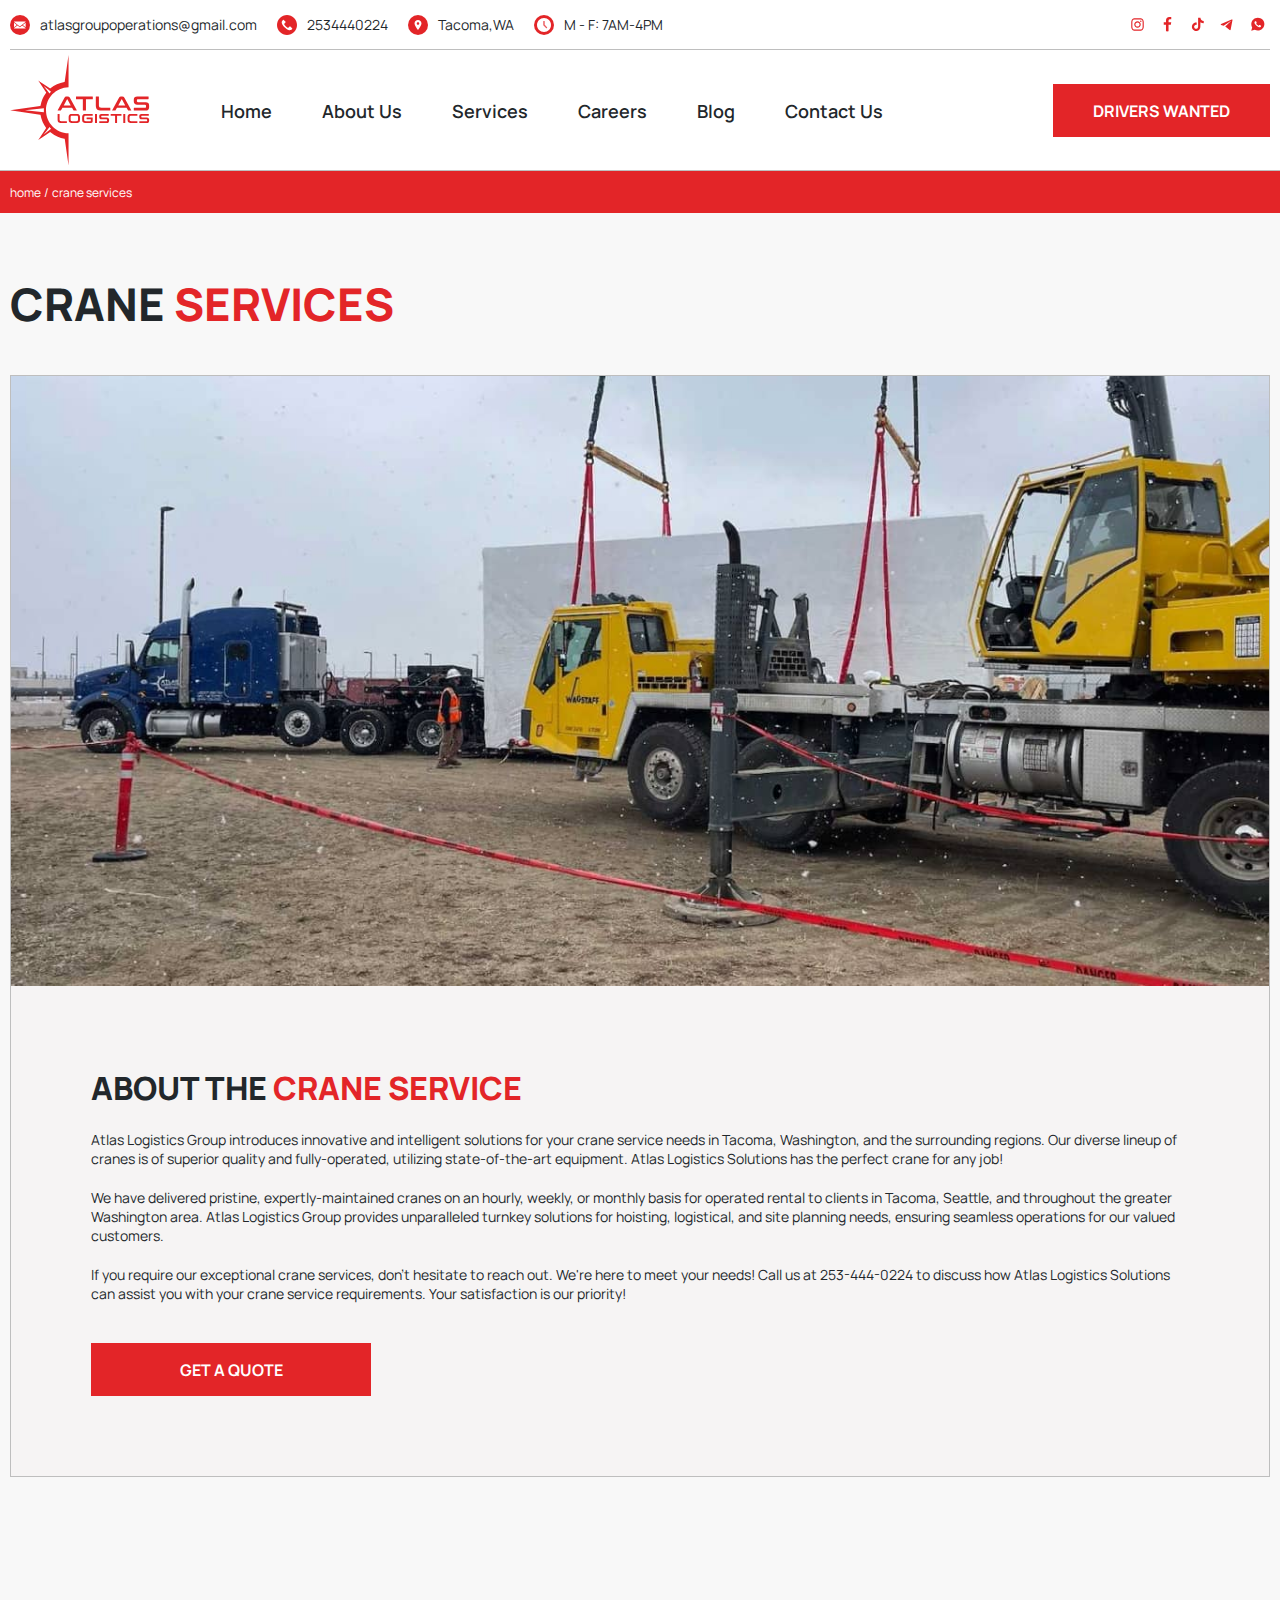
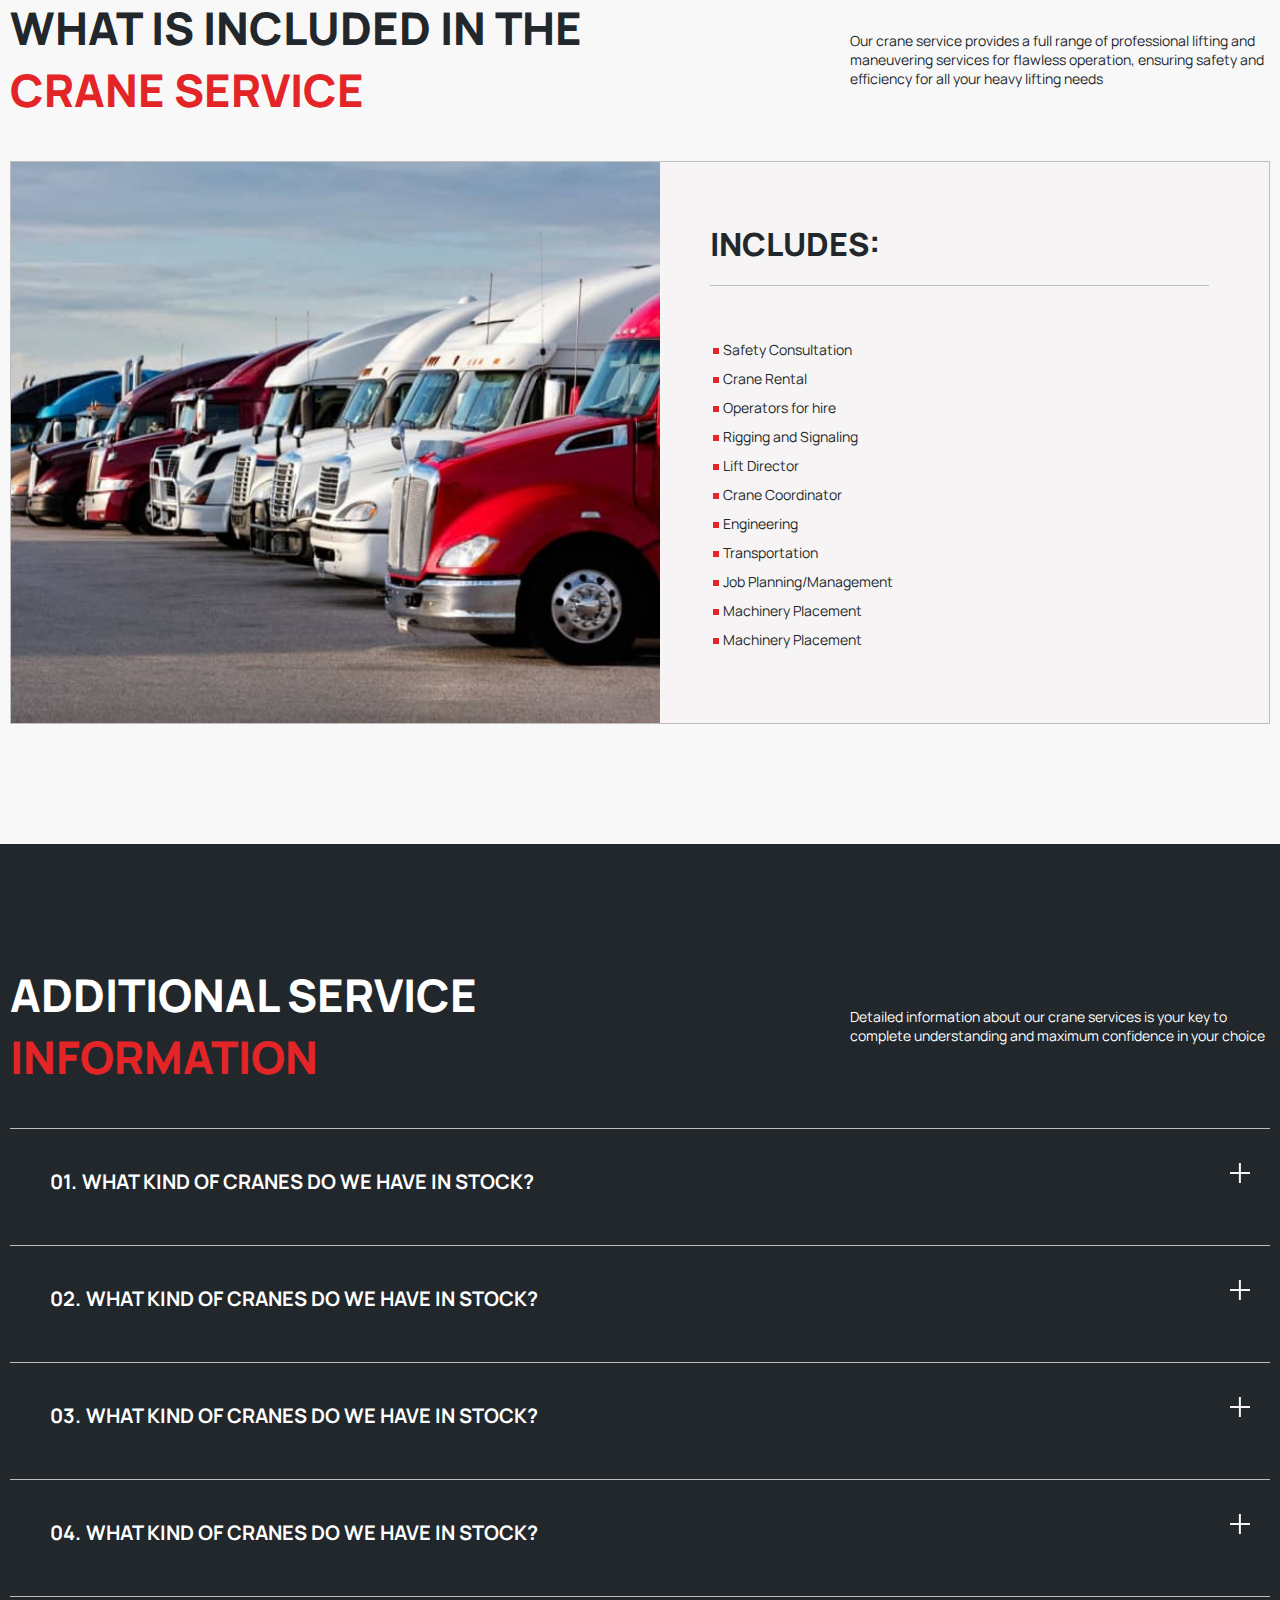
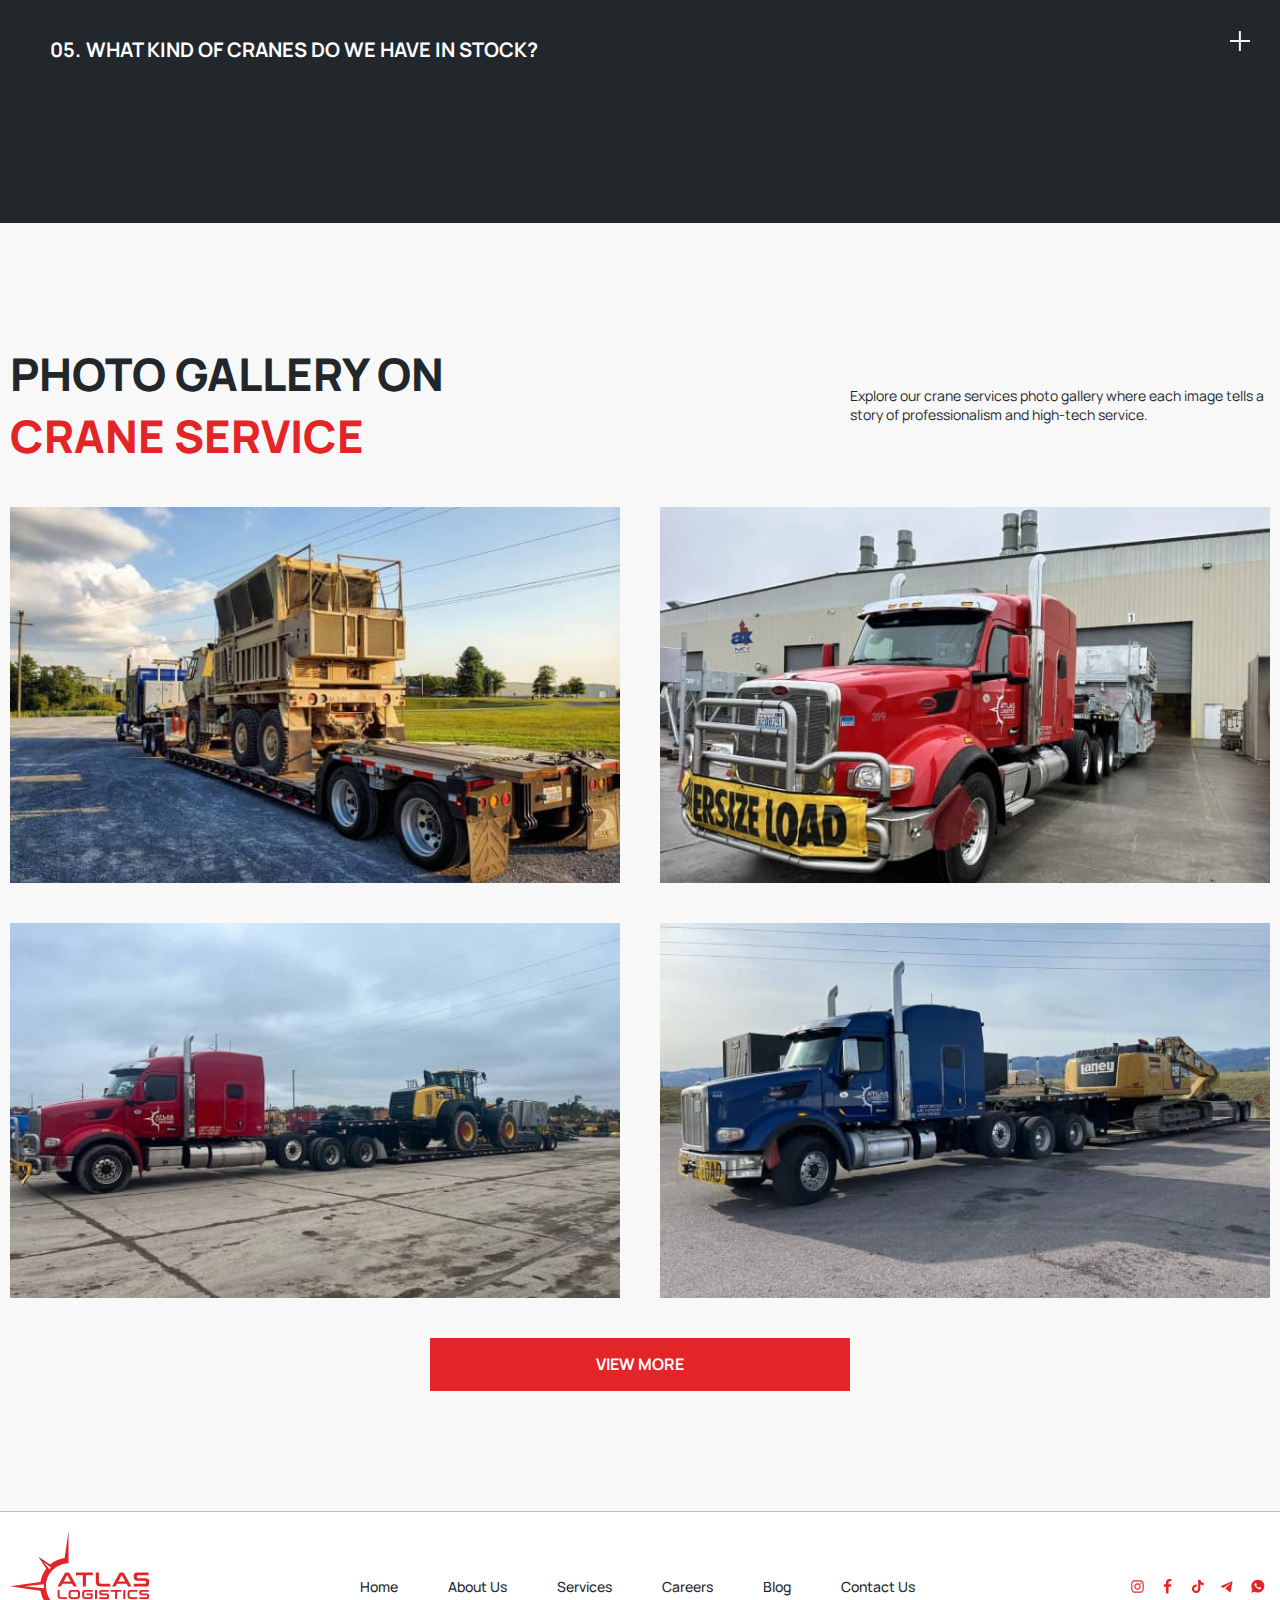
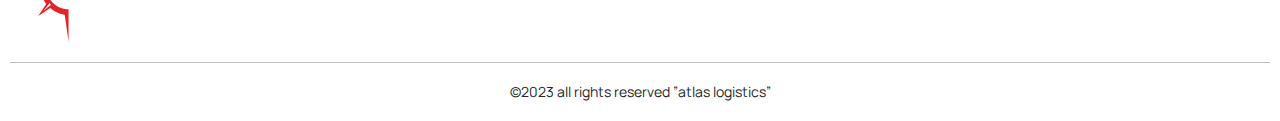
<file: crane.html>
<!DOCTYPE html>
<html lang="en">
<head>
    <meta charset="UTF-8">
    <meta name="viewport" content="width=device-width, initial-scale=1.0">
    <title>Document</title>
    <link rel="stylesheet" href="https://cdn.jsdelivr.net/npm/swiper@11/swiper-bundle.min.css" />
    <link rel="stylesheet" href="./style/style.css">

</head>
<body>
    <header>
        <div class="container">
            <div class="header__wrapper">
                <div class="header__wrapper-top">
                    <div class="header__wrapper-top-contacts">
                     <a href="mailto:atlasgroupoperations@gmail.com"> <svg xmlns="http://www.w3.org/2000/svg" width="20" height="20" viewBox="0 0 20 20" fill="none">
                        <circle cx="10" cy="10" r="10" fill="#E32528"/>
                        <path d="M4.05159 12.1829L6.89653 9.99992L4.05159 7.8169C4.03415 7.80346 4.01695 7.78971 4 7.77566V12.2242C4.01694 12.2101 4.03414 12.1964 4.05159 12.1829ZM15.1937 12.725L12.2035 10.4305L9.8306 12.2513L7.45775 10.4305L4.46754 12.725C4.22099 12.9142 4.0586 13.1955 4.01332 13.4999H15.6479C15.6026 13.1955 15.4402 12.9142 15.1937 12.725ZM15.6096 7.8169L12.7647 9.99992L15.6096 12.183C15.6271 12.1964 15.6443 12.2102 15.6612 12.2242V7.77563C15.6443 7.78969 15.627 7.80345 15.6096 7.8169Z" fill="white"/>
                        <path d="M4.4675 7.2749L9.83058 11.3901L15.1936 7.2749C15.4402 7.08572 15.6026 6.80444 15.6479 6.5H4.01331C4.05861 6.80444 4.22098 7.08572 4.4675 7.2749Z" fill="white"/>
                        </svg> atlasgroupoperations@gmail.com</a>
                     <a href="tel:2534440224">
                        <svg xmlns="http://www.w3.org/2000/svg" width="20" height="20" viewBox="0 0 20 20" fill="none">
                            <path d="M17.07 2.92786C13.1642 -0.976781 6.83251 -0.975843 2.92786 2.93001C-0.976781 6.83586 -0.975843 13.1675 2.93001 17.0721C6.83587 20.9768 13.1675 20.9758 17.0721 17.07C18.0006 16.1413 18.737 15.0388 19.2394 13.8254C19.7417 12.6121 20.0002 11.3117 20 9.99848C19.9998 8.68526 19.7409 7.38494 19.2382 6.17176C18.7355 4.95859 17.9987 3.85631 17.07 2.92786ZM15.1446 13.9299L15.1433 13.9312V13.9279L14.6366 14.4312C14.3144 14.7575 13.9136 14.9951 13.4727 15.1212C13.0319 15.2474 12.566 15.2577 12.12 15.1512C11.2061 14.9066 10.3373 14.5172 9.54664 13.9979C8.81202 13.5284 8.13126 12.9795 7.51665 12.3612C6.95116 11.7998 6.44308 11.1835 5.99997 10.5212C5.51529 9.80864 5.13164 9.03237 4.85997 8.21453C4.70727 7.74347 4.68876 7.23918 4.80651 6.75819C4.92426 6.27719 5.17362 5.83848 5.52665 5.49122L6.11997 4.8979C6.28493 4.7322 6.55297 4.73161 6.71864 4.89657L6.71997 4.8979L8.59328 6.77122C8.75899 6.93618 8.75957 7.20422 8.59461 7.36989L8.59328 7.37122L7.49329 8.47121C7.17766 8.7834 7.13797 9.27949 7.39997 9.63789C7.79783 10.1839 8.23808 10.6977 8.71664 11.1746C9.2502 11.7104 9.83025 12.1979 10.45 12.6312C10.808 12.881 11.2935 12.8389 11.6033 12.5312L12.6666 11.4512C12.8316 11.2855 13.0996 11.285 13.2653 11.4499L13.2666 11.4512L15.1433 13.3312C15.309 13.4962 15.3096 13.7642 15.1446 13.9299Z" fill="#E32528"/>
                            </svg>
                            2534440224
                     </a>
                     <div><svg width="20" height="20" viewBox="0 0 20 20" fill="none" xmlns="http://www.w3.org/2000/svg">
                        <circle cx="10" cy="10" r="10" fill="#E32528"/>
                        <g clip-path="url(#clip0_154_1172)">
                        <path d="M9.99983 5C8.08636 5 6.52966 6.55692 6.52966 8.47045C6.52966 10.3124 9.67821 14.6158 9.81227 14.798L9.93739 14.9683C9.94457 14.9781 9.95397 14.9861 9.96482 14.9916C9.97567 14.9971 9.98766 15 9.99983 15C10.0121 15 10.0241 14.9972 10.035 14.9916C10.0459 14.9861 10.0554 14.9781 10.0627 14.9683L10.1877 14.798C10.3218 14.6158 13.4703 10.3124 13.4703 8.47045C13.4703 6.55692 11.9134 5 9.99983 5ZM9.99983 7.22734C10.6854 7.22734 11.2429 7.78487 11.2429 8.47045C11.2429 9.15567 10.6854 9.71355 9.99983 9.71355C9.31463 9.71355 8.75672 9.15567 8.75672 8.47045C8.75672 7.78487 9.31461 7.22734 9.99983 7.22734Z" fill="white"/>
                        </g>
                        <defs>
                        <clipPath id="clip0_154_1172">
                        <rect width="10" height="10" fill="white" transform="translate(5 5)"/>
                        </clipPath>
                        </defs>
                        </svg>
                        
                        Tacoma,WA</div>
                     <div>
                        <svg width="20" height="20" viewBox="0 0 20 20" fill="none" xmlns="http://www.w3.org/2000/svg">
                            <circle cx="10" cy="10" r="10" fill="#E32528"/>
                            <path d="M10 17C13.866 17 17 13.866 17 10C17 6.13401 13.866 3 10 3C6.13401 3 3 6.13401 3 10C3 13.866 6.13401 17 10 17Z" fill="white"/>
                            <path fill-rule="evenodd" clip-rule="evenodd" d="M9.9763 6.27043C10.0431 6.27043 10.1072 6.29698 10.1545 6.34424C10.2018 6.3915 10.2283 6.4556 10.2283 6.52244V9.93751L12.698 12.4075C12.7221 12.4308 12.7413 12.4586 12.7545 12.4894C12.7677 12.5201 12.7746 12.5532 12.7749 12.5866C12.7752 12.6201 12.7688 12.6533 12.7562 12.6842C12.7435 12.7152 12.7248 12.7434 12.7011 12.767C12.6775 12.7907 12.6493 12.8094 12.6184 12.8221C12.5874 12.8347 12.5542 12.8411 12.5207 12.8408C12.4873 12.8405 12.4542 12.8336 12.4235 12.8204C12.3927 12.8072 12.3649 12.788 12.3417 12.7639L9.72412 10.1463V6.52227C9.72412 6.45544 9.75067 6.39134 9.79793 6.34408C9.84519 6.29681 9.90929 6.27026 9.97613 6.27026L9.9763 6.27043Z" fill="#E32528"/>
                            <path fill-rule="evenodd" clip-rule="evenodd" d="M9.72412 6.52213L9.72412 10.1463L12.3417 12.7639C12.3649 12.788 12.3927 12.8072 12.4235 12.8204C12.4542 12.8336 12.4873 12.8405 12.5207 12.8408C12.5542 12.8411 12.5874 12.8347 12.6184 12.8221C12.6493 12.8094 12.6775 12.7907 12.7011 12.767C12.7248 12.7434 12.7435 12.7152 12.7562 12.6842C12.7688 12.6533 12.7752 12.6201 12.7749 12.5866C12.7746 12.5532 12.7677 12.5201 12.7545 12.4893C12.7413 12.4586 12.7221 12.4308 12.698 12.4075L10.2283 9.93751V6.52244C10.2283 6.4556 10.2018 6.3915 10.1545 6.34424C10.1072 6.29698 10.0431 6.27043 9.9763 6.27043C9.90946 6.27043 9.84519 6.29681 9.79793 6.34407C9.75078 6.39122 9.72425 6.45546 9.72412 6.52213ZM10.1626 5.9166L10.1345 5.88843H9.97613C9.80802 5.88843 9.6468 5.95521 9.52793 6.07408C9.40906 6.19295 9.34229 6.35417 9.34229 6.52227V10.3045L12.0699 13.0321C12.1278 13.0912 12.1967 13.1385 12.2728 13.1712C12.3501 13.2044 12.4333 13.2219 12.5174 13.2226C12.6016 13.2234 12.685 13.2073 12.7629 13.1755C12.8408 13.1436 12.9116 13.0965 12.9711 13.037C13.0306 12.9775 13.0777 12.9067 13.1096 12.8288C13.1414 12.7509 13.1575 12.6675 13.1568 12.5833C13.156 12.4991 13.1385 12.416 13.1053 12.3386C13.0726 12.2626 13.0254 12.1936 12.9662 12.1357L10.6101 9.77937V6.52244C10.6101 6.35433 10.5434 6.19311 10.4245 6.07424C10.3507 6.00045 10.2606 5.94673 10.1626 5.9166Z" fill="#E32528"/>
                            </svg>
                            
                            
                        M - F: 7AM-4PM</div>   
                    </div>
                    <div class="header__wrapper-top-social">
                        <a href="">
                            <svg width="25" height="25" viewBox="0 0 25 25" fill="none" xmlns="http://www.w3.org/2000/svg">
                                <rect width="25" height="25" fill="white"/>
                                <path d="M12.5 7.37952C14.1566 7.37952 14.3825 7.37952 15.0602 7.37952C15.6627 7.37952 15.9639 7.53012 16.1898 7.60542C16.491 7.75602 16.7169 7.83133 16.9428 8.05723C17.1687 8.28313 17.3193 8.50904 17.3946 8.81024C17.4699 9.03615 17.5452 9.33735 17.6205 9.93976C17.6205 10.6175 17.6205 10.7681 17.6205 12.5C17.6205 14.2319 17.6205 14.3825 17.6205 15.0602C17.6205 15.6627 17.4699 15.9639 17.3946 16.1898C17.244 16.491 17.1687 16.7169 16.9428 16.9428C16.7169 17.1687 16.491 17.3193 16.1898 17.3946C15.9639 17.4699 15.6627 17.5452 15.0602 17.6205C14.3825 17.6205 14.2319 17.6205 12.5 17.6205C10.7681 17.6205 10.6175 17.6205 9.93976 17.6205C9.33735 17.6205 9.03615 17.4699 8.81024 17.3946C8.50904 17.244 8.28313 17.1687 8.05723 16.9428C7.83133 16.7169 7.68072 16.491 7.60542 16.1898C7.53012 15.9639 7.45482 15.6627 7.37952 15.0602C7.37952 14.3825 7.37952 14.2319 7.37952 12.5C7.37952 10.7681 7.37952 10.6175 7.37952 9.93976C7.37952 9.33735 7.53012 9.03615 7.60542 8.81024C7.75602 8.50904 7.83133 8.28313 8.05723 8.05723C8.28313 7.83133 8.50904 7.68072 8.81024 7.60542C9.03615 7.53012 9.33735 7.45482 9.93976 7.37952C10.6175 7.37952 10.8434 7.37952 12.5 7.37952ZM12.5 6.25C10.7681 6.25 10.6175 6.25 9.93976 6.25C9.26205 6.25 8.81024 6.4006 8.43374 6.55121C8.05723 6.70181 7.68072 6.92771 7.30422 7.30422C6.92771 7.68072 6.77711 7.98193 6.55121 8.43374C6.4006 8.81024 6.3253 9.26205 6.25 9.93976C6.25 10.6175 6.25 10.8434 6.25 12.5C6.25 14.2319 6.25 14.3825 6.25 15.0602C6.25 15.738 6.4006 16.1898 6.55121 16.5663C6.70181 16.9428 6.92771 17.3193 7.30422 17.6958C7.68072 18.0723 7.98193 18.2229 8.43374 18.4488C8.81024 18.5994 9.26205 18.6747 9.93976 18.75C10.6175 18.75 10.8434 18.75 12.5 18.75C14.1566 18.75 14.3825 18.75 15.0602 18.75C15.738 18.75 16.1898 18.5994 16.5663 18.4488C16.9428 18.2982 17.3193 18.0723 17.6958 17.6958C18.0723 17.3193 18.2229 17.0181 18.4488 16.5663C18.5994 16.1898 18.6747 15.738 18.75 15.0602C18.75 14.3825 18.75 14.1566 18.75 12.5C18.75 10.8434 18.75 10.6175 18.75 9.93976C18.75 9.26205 18.5994 8.81024 18.4488 8.43374C18.2982 8.05723 18.0723 7.68072 17.6958 7.30422C17.3193 6.92771 17.0181 6.77711 16.5663 6.55121C16.1898 6.4006 15.738 6.3253 15.0602 6.25C14.3825 6.25 14.2319 6.25 12.5 6.25Z" fill="#E32528"/>
                                <path d="M12.5 9.26205C10.6928 9.26205 9.26205 10.6928 9.26205 12.5C9.26205 14.3072 10.6928 15.738 12.5 15.738C14.3072 15.738 15.738 14.3072 15.738 12.5C15.738 10.6928 14.3072 9.26205 12.5 9.26205ZM12.5 14.6084C11.3705 14.6084 10.3916 13.7048 10.3916 12.5C10.3916 11.3705 11.2952 10.3916 12.5 10.3916C13.6295 10.3916 14.6084 11.2952 14.6084 12.5C14.6084 13.6295 13.6295 14.6084 12.5 14.6084Z" fill="#E32528"/>
                                <path d="M15.8133 9.93976C16.2291 9.93976 16.5663 9.60262 16.5663 9.18675C16.5663 8.77087 16.2291 8.43374 15.8133 8.43374C15.3974 8.43374 15.0602 8.77087 15.0602 9.18675C15.0602 9.60262 15.3974 9.93976 15.8133 9.93976Z" fill="#E32528"/>
                                </svg>
                                
                        </a>
                        <a href="">
                            <svg width="25" height="25" viewBox="0 0 25 25" fill="none" xmlns="http://www.w3.org/2000/svg">
                                <rect width="25" height="25" fill="white"/>
                                <path d="M13.5357 12.728H15.862L16.2273 10.3503H13.5352V9.05084C13.5352 8.06312 13.856 7.18726 14.7743 7.18726H16.25V5.11234C15.9907 5.07711 15.4424 5 14.4062 5C12.2426 5 10.9742 6.14956 10.9742 8.76856V10.3503H8.75V12.728H10.9742V19.2631C11.4146 19.3298 11.8608 19.375 12.3188 19.375C12.7328 19.375 13.1368 19.3369 13.5357 19.2827V12.728Z" fill="#E32528"/>
                                </svg>
                                
                                
                        </a>
                        <a href="">
                            <svg width="25" height="25" viewBox="0 0 25 25" fill="none" xmlns="http://www.w3.org/2000/svg">
                                <rect width="25" height="25" fill="white"/>
                                <path d="M18.7351 8.90852C17.8643 8.90849 17.0292 8.56254 16.4134 7.94677C15.7977 7.331 15.4518 6.49585 15.4518 5.62503H13.1059V14.8109C13.1055 15.2297 12.9733 15.6377 12.728 15.9772C12.4827 16.3167 12.1368 16.5703 11.7393 16.7022C11.3418 16.834 10.9128 16.8375 10.5133 16.7119C10.1137 16.5864 9.76381 16.3383 9.51312 16.0028C9.26244 15.6674 9.12371 15.2615 9.11659 14.8427C9.10947 14.424 9.23432 14.0136 9.47346 13.6698C9.71259 13.326 10.0539 13.0661 10.4489 12.9271C10.844 12.7881 11.2728 12.7769 11.6745 12.8952V10.6149C10.8207 10.4997 9.95213 10.6478 9.18471 11.0393C8.41728 11.4309 7.78757 12.0472 7.37965 12.806C6.97174 13.5649 6.80503 14.4301 6.90179 15.2862C6.99856 16.1422 7.35419 16.9484 7.9212 17.597C8.4882 18.2457 9.2396 18.7059 10.0751 18.9163C10.9105 19.1266 11.7903 19.0771 12.5968 18.7743C13.4034 18.4715 14.0984 17.9298 14.589 17.2216C15.0796 16.5134 15.3425 15.6724 15.3425 14.8109L15.4109 10.1677C16.3748 10.8753 17.5397 11.256 18.7354 11.2542L18.7351 8.90852Z" fill="#E32528"/>
                                </svg>
                                
                                
                        </a>
                        <a href="">
                            <svg width="25" height="25" viewBox="0 0 25 25" fill="none" xmlns="http://www.w3.org/2000/svg">
                                <rect width="25" height="25" fill="white"/>
                                <path d="M17.5 7.87639L15.6216 17.6827C15.6216 17.6827 15.3588 18.3626 14.6368 18.0365L10.3029 14.5954L10.2828 14.5852C10.8682 14.0409 15.4077 9.81416 15.6062 9.62258C15.9133 9.32585 15.7226 9.14921 15.366 9.37335L8.6605 13.7831L6.07352 12.8817C6.07352 12.8817 5.66641 12.7318 5.62725 12.4057C5.58756 12.0791 6.08692 11.9024 6.08692 11.9024L16.6332 7.61809C16.6332 7.61809 17.5 7.22371 17.5 7.87639Z" fill="#E32528"/>
                                </svg>
                                
                        </a>
                        <a href="">
                            <svg width="25" height="25" viewBox="0 0 25 25" fill="none" xmlns="http://www.w3.org/2000/svg">
                                <rect width="25" height="25" fill="white"/>
                                <path d="M17.4543 7.53906C16.2195 6.30859 14.5732 5.625 12.8354 5.625C9.22256 5.625 6.29573 8.54167 6.29573 12.1419C6.29573 13.2812 6.61585 14.4206 7.16463 15.3776L6.25 18.75L9.72561 17.8385C10.686 18.3398 11.7378 18.6133 12.8354 18.6133C16.4482 18.6133 19.375 15.6966 19.375 12.0964C19.3293 10.4102 18.689 8.76953 17.4543 7.53906ZM15.9909 14.4661C15.8537 14.8307 15.2134 15.1953 14.8933 15.2409C14.6189 15.2865 14.253 15.2865 13.8872 15.1953C13.6585 15.1042 13.3384 15.013 12.9726 14.8307C11.3262 14.1471 10.2744 12.5065 10.1829 12.3698C10.0915 12.2786 9.49695 11.5039 9.49695 10.6836C9.49695 9.86328 9.90854 9.4987 10.0457 9.31641C10.1829 9.13411 10.3659 9.13411 10.503 9.13411C10.5945 9.13411 10.7317 9.13411 10.8232 9.13411C10.9146 9.13411 11.0518 9.08854 11.189 9.40755C11.3262 9.72656 11.6463 10.5469 11.6921 10.5924C11.7378 10.6836 11.7378 10.7747 11.6921 10.8659C11.6463 10.957 11.6006 11.0482 11.5091 11.1393C11.4177 11.2305 11.3262 11.3672 11.2805 11.4128C11.189 11.5039 11.0976 11.5951 11.189 11.7318C11.2805 11.9141 11.6006 12.4154 12.1037 12.8711C12.7439 13.418 13.247 13.6003 13.4299 13.6914C13.6128 13.7826 13.7043 13.737 13.7957 13.6458C13.8872 13.5547 14.2073 13.1901 14.2988 13.0078C14.3902 12.8255 14.5274 12.8711 14.6646 12.9167C14.8018 12.9622 15.625 13.3724 15.7622 13.4635C15.9451 13.5547 16.0366 13.6003 16.0823 13.6458C16.128 13.7826 16.128 14.1016 15.9909 14.4661Z" fill="#E32528"/>
                                </svg>
                                
                        </a>
                    
                </div>
                </div>
                <div class="header__wrapper-bottom">
                   <img src="./images/logo.svg" alt="Atlas Logistics">
                   <nav class="nav">
                    <ul>
                        
                        <li><a href="#">Home</a></li>
                        <li><a href="./about.html">About us</a></li>
                        <li><a href="./services.html">Services</a></li>
                        <li><a href="./careers.html">Careers</a></li>
                        <li><a href="./blog.html">Blog</a></li>
                        <li><a href="./contact.html">Contact us</a></li>
                        <li><a href="" class="btn">Drivers Wanted</a></li>
                        <li>
                            <div class="header__wrapper-top">
                                <div class="header__wrapper-top-contacts">
                                 <a href="mailto:atlasgroupoperations@gmail.com"> <svg xmlns="http://www.w3.org/2000/svg" width="20" height="20" viewBox="0 0 20 20" fill="none">
                                    <circle cx="10" cy="10" r="10" fill="#E32528"/>
                                    <path d="M4.05159 12.1829L6.89653 9.99992L4.05159 7.8169C4.03415 7.80346 4.01695 7.78971 4 7.77566V12.2242C4.01694 12.2101 4.03414 12.1964 4.05159 12.1829ZM15.1937 12.725L12.2035 10.4305L9.8306 12.2513L7.45775 10.4305L4.46754 12.725C4.22099 12.9142 4.0586 13.1955 4.01332 13.4999H15.6479C15.6026 13.1955 15.4402 12.9142 15.1937 12.725ZM15.6096 7.8169L12.7647 9.99992L15.6096 12.183C15.6271 12.1964 15.6443 12.2102 15.6612 12.2242V7.77563C15.6443 7.78969 15.627 7.80345 15.6096 7.8169Z" fill="white"/>
                                    <path d="M4.4675 7.2749L9.83058 11.3901L15.1936 7.2749C15.4402 7.08572 15.6026 6.80444 15.6479 6.5H4.01331C4.05861 6.80444 4.22098 7.08572 4.4675 7.2749Z" fill="white"/>
                                    </svg> atlasgroupoperations@gmail.com</a>
                                 <a href="tel:2534440224">
                                    <svg xmlns="http://www.w3.org/2000/svg" width="20" height="20" viewBox="0 0 20 20" fill="none">
                                        <path d="M17.07 2.92786C13.1642 -0.976781 6.83251 -0.975843 2.92786 2.93001C-0.976781 6.83586 -0.975843 13.1675 2.93001 17.0721C6.83587 20.9768 13.1675 20.9758 17.0721 17.07C18.0006 16.1413 18.737 15.0388 19.2394 13.8254C19.7417 12.6121 20.0002 11.3117 20 9.99848C19.9998 8.68526 19.7409 7.38494 19.2382 6.17176C18.7355 4.95859 17.9987 3.85631 17.07 2.92786ZM15.1446 13.9299L15.1433 13.9312V13.9279L14.6366 14.4312C14.3144 14.7575 13.9136 14.9951 13.4727 15.1212C13.0319 15.2474 12.566 15.2577 12.12 15.1512C11.2061 14.9066 10.3373 14.5172 9.54664 13.9979C8.81202 13.5284 8.13126 12.9795 7.51665 12.3612C6.95116 11.7998 6.44308 11.1835 5.99997 10.5212C5.51529 9.80864 5.13164 9.03237 4.85997 8.21453C4.70727 7.74347 4.68876 7.23918 4.80651 6.75819C4.92426 6.27719 5.17362 5.83848 5.52665 5.49122L6.11997 4.8979C6.28493 4.7322 6.55297 4.73161 6.71864 4.89657L6.71997 4.8979L8.59328 6.77122C8.75899 6.93618 8.75957 7.20422 8.59461 7.36989L8.59328 7.37122L7.49329 8.47121C7.17766 8.7834 7.13797 9.27949 7.39997 9.63789C7.79783 10.1839 8.23808 10.6977 8.71664 11.1746C9.2502 11.7104 9.83025 12.1979 10.45 12.6312C10.808 12.881 11.2935 12.8389 11.6033 12.5312L12.6666 11.4512C12.8316 11.2855 13.0996 11.285 13.2653 11.4499L13.2666 11.4512L15.1433 13.3312C15.309 13.4962 15.3096 13.7642 15.1446 13.9299Z" fill="#E32528"/>
                                        </svg>
                                        2534440224
                                 </a>
                                 <div><svg width="20" height="20" viewBox="0 0 20 20" fill="none" xmlns="http://www.w3.org/2000/svg">
                                    <circle cx="10" cy="10" r="10" fill="#E32528"/>
                                    <g clip-path="url(#clip0_154_1172)">
                                    <path d="M9.99983 5C8.08636 5 6.52966 6.55692 6.52966 8.47045C6.52966 10.3124 9.67821 14.6158 9.81227 14.798L9.93739 14.9683C9.94457 14.9781 9.95397 14.9861 9.96482 14.9916C9.97567 14.9971 9.98766 15 9.99983 15C10.0121 15 10.0241 14.9972 10.035 14.9916C10.0459 14.9861 10.0554 14.9781 10.0627 14.9683L10.1877 14.798C10.3218 14.6158 13.4703 10.3124 13.4703 8.47045C13.4703 6.55692 11.9134 5 9.99983 5ZM9.99983 7.22734C10.6854 7.22734 11.2429 7.78487 11.2429 8.47045C11.2429 9.15567 10.6854 9.71355 9.99983 9.71355C9.31463 9.71355 8.75672 9.15567 8.75672 8.47045C8.75672 7.78487 9.31461 7.22734 9.99983 7.22734Z" fill="white"/>
                                    </g>
                                    <defs>
                                    <clipPath id="clip0_154_1172">
                                    <rect width="10" height="10" fill="white" transform="translate(5 5)"/>
                                    </clipPath>
                                    </defs>
                                    </svg>
                                    
                                    Tacoma,WA</div>
                                 <div>
                                    <svg width="20" height="20" viewBox="0 0 20 20" fill="none" xmlns="http://www.w3.org/2000/svg">
                                        <circle cx="10" cy="10" r="10" fill="#E32528"/>
                                        <path d="M10 17C13.866 17 17 13.866 17 10C17 6.13401 13.866 3 10 3C6.13401 3 3 6.13401 3 10C3 13.866 6.13401 17 10 17Z" fill="white"/>
                                        <path fill-rule="evenodd" clip-rule="evenodd" d="M9.9763 6.27043C10.0431 6.27043 10.1072 6.29698 10.1545 6.34424C10.2018 6.3915 10.2283 6.4556 10.2283 6.52244V9.93751L12.698 12.4075C12.7221 12.4308 12.7413 12.4586 12.7545 12.4894C12.7677 12.5201 12.7746 12.5532 12.7749 12.5866C12.7752 12.6201 12.7688 12.6533 12.7562 12.6842C12.7435 12.7152 12.7248 12.7434 12.7011 12.767C12.6775 12.7907 12.6493 12.8094 12.6184 12.8221C12.5874 12.8347 12.5542 12.8411 12.5207 12.8408C12.4873 12.8405 12.4542 12.8336 12.4235 12.8204C12.3927 12.8072 12.3649 12.788 12.3417 12.7639L9.72412 10.1463V6.52227C9.72412 6.45544 9.75067 6.39134 9.79793 6.34408C9.84519 6.29681 9.90929 6.27026 9.97613 6.27026L9.9763 6.27043Z" fill="#E32528"/>
                                        <path fill-rule="evenodd" clip-rule="evenodd" d="M9.72412 6.52213L9.72412 10.1463L12.3417 12.7639C12.3649 12.788 12.3927 12.8072 12.4235 12.8204C12.4542 12.8336 12.4873 12.8405 12.5207 12.8408C12.5542 12.8411 12.5874 12.8347 12.6184 12.8221C12.6493 12.8094 12.6775 12.7907 12.7011 12.767C12.7248 12.7434 12.7435 12.7152 12.7562 12.6842C12.7688 12.6533 12.7752 12.6201 12.7749 12.5866C12.7746 12.5532 12.7677 12.5201 12.7545 12.4893C12.7413 12.4586 12.7221 12.4308 12.698 12.4075L10.2283 9.93751V6.52244C10.2283 6.4556 10.2018 6.3915 10.1545 6.34424C10.1072 6.29698 10.0431 6.27043 9.9763 6.27043C9.90946 6.27043 9.84519 6.29681 9.79793 6.34407C9.75078 6.39122 9.72425 6.45546 9.72412 6.52213ZM10.1626 5.9166L10.1345 5.88843H9.97613C9.80802 5.88843 9.6468 5.95521 9.52793 6.07408C9.40906 6.19295 9.34229 6.35417 9.34229 6.52227V10.3045L12.0699 13.0321C12.1278 13.0912 12.1967 13.1385 12.2728 13.1712C12.3501 13.2044 12.4333 13.2219 12.5174 13.2226C12.6016 13.2234 12.685 13.2073 12.7629 13.1755C12.8408 13.1436 12.9116 13.0965 12.9711 13.037C13.0306 12.9775 13.0777 12.9067 13.1096 12.8288C13.1414 12.7509 13.1575 12.6675 13.1568 12.5833C13.156 12.4991 13.1385 12.416 13.1053 12.3386C13.0726 12.2626 13.0254 12.1936 12.9662 12.1357L10.6101 9.77937V6.52244C10.6101 6.35433 10.5434 6.19311 10.4245 6.07424C10.3507 6.00045 10.2606 5.94673 10.1626 5.9166Z" fill="#E32528"/>
                                        </svg>
                                        
                                        
                                    M - F: 7AM-4PM</div>   
                                </div>
                                <div class="header__wrapper-top-social">
                                    <a href="">
                                        <svg width="25" height="25" viewBox="0 0 25 25" fill="none" xmlns="http://www.w3.org/2000/svg">
                                            <rect width="25" height="25" fill="white"/>
                                            <path d="M12.5 7.37952C14.1566 7.37952 14.3825 7.37952 15.0602 7.37952C15.6627 7.37952 15.9639 7.53012 16.1898 7.60542C16.491 7.75602 16.7169 7.83133 16.9428 8.05723C17.1687 8.28313 17.3193 8.50904 17.3946 8.81024C17.4699 9.03615 17.5452 9.33735 17.6205 9.93976C17.6205 10.6175 17.6205 10.7681 17.6205 12.5C17.6205 14.2319 17.6205 14.3825 17.6205 15.0602C17.6205 15.6627 17.4699 15.9639 17.3946 16.1898C17.244 16.491 17.1687 16.7169 16.9428 16.9428C16.7169 17.1687 16.491 17.3193 16.1898 17.3946C15.9639 17.4699 15.6627 17.5452 15.0602 17.6205C14.3825 17.6205 14.2319 17.6205 12.5 17.6205C10.7681 17.6205 10.6175 17.6205 9.93976 17.6205C9.33735 17.6205 9.03615 17.4699 8.81024 17.3946C8.50904 17.244 8.28313 17.1687 8.05723 16.9428C7.83133 16.7169 7.68072 16.491 7.60542 16.1898C7.53012 15.9639 7.45482 15.6627 7.37952 15.0602C7.37952 14.3825 7.37952 14.2319 7.37952 12.5C7.37952 10.7681 7.37952 10.6175 7.37952 9.93976C7.37952 9.33735 7.53012 9.03615 7.60542 8.81024C7.75602 8.50904 7.83133 8.28313 8.05723 8.05723C8.28313 7.83133 8.50904 7.68072 8.81024 7.60542C9.03615 7.53012 9.33735 7.45482 9.93976 7.37952C10.6175 7.37952 10.8434 7.37952 12.5 7.37952ZM12.5 6.25C10.7681 6.25 10.6175 6.25 9.93976 6.25C9.26205 6.25 8.81024 6.4006 8.43374 6.55121C8.05723 6.70181 7.68072 6.92771 7.30422 7.30422C6.92771 7.68072 6.77711 7.98193 6.55121 8.43374C6.4006 8.81024 6.3253 9.26205 6.25 9.93976C6.25 10.6175 6.25 10.8434 6.25 12.5C6.25 14.2319 6.25 14.3825 6.25 15.0602C6.25 15.738 6.4006 16.1898 6.55121 16.5663C6.70181 16.9428 6.92771 17.3193 7.30422 17.6958C7.68072 18.0723 7.98193 18.2229 8.43374 18.4488C8.81024 18.5994 9.26205 18.6747 9.93976 18.75C10.6175 18.75 10.8434 18.75 12.5 18.75C14.1566 18.75 14.3825 18.75 15.0602 18.75C15.738 18.75 16.1898 18.5994 16.5663 18.4488C16.9428 18.2982 17.3193 18.0723 17.6958 17.6958C18.0723 17.3193 18.2229 17.0181 18.4488 16.5663C18.5994 16.1898 18.6747 15.738 18.75 15.0602C18.75 14.3825 18.75 14.1566 18.75 12.5C18.75 10.8434 18.75 10.6175 18.75 9.93976C18.75 9.26205 18.5994 8.81024 18.4488 8.43374C18.2982 8.05723 18.0723 7.68072 17.6958 7.30422C17.3193 6.92771 17.0181 6.77711 16.5663 6.55121C16.1898 6.4006 15.738 6.3253 15.0602 6.25C14.3825 6.25 14.2319 6.25 12.5 6.25Z" fill="#E32528"/>
                                            <path d="M12.5 9.26205C10.6928 9.26205 9.26205 10.6928 9.26205 12.5C9.26205 14.3072 10.6928 15.738 12.5 15.738C14.3072 15.738 15.738 14.3072 15.738 12.5C15.738 10.6928 14.3072 9.26205 12.5 9.26205ZM12.5 14.6084C11.3705 14.6084 10.3916 13.7048 10.3916 12.5C10.3916 11.3705 11.2952 10.3916 12.5 10.3916C13.6295 10.3916 14.6084 11.2952 14.6084 12.5C14.6084 13.6295 13.6295 14.6084 12.5 14.6084Z" fill="#E32528"/>
                                            <path d="M15.8133 9.93976C16.2291 9.93976 16.5663 9.60262 16.5663 9.18675C16.5663 8.77087 16.2291 8.43374 15.8133 8.43374C15.3974 8.43374 15.0602 8.77087 15.0602 9.18675C15.0602 9.60262 15.3974 9.93976 15.8133 9.93976Z" fill="#E32528"/>
                                            </svg>
                                            
                                    </a>
                                    <a href="">
                                        <svg width="25" height="25" viewBox="0 0 25 25" fill="none" xmlns="http://www.w3.org/2000/svg">
                                            <rect width="25" height="25" fill="white"/>
                                            <path d="M13.5357 12.728H15.862L16.2273 10.3503H13.5352V9.05084C13.5352 8.06312 13.856 7.18726 14.7743 7.18726H16.25V5.11234C15.9907 5.07711 15.4424 5 14.4062 5C12.2426 5 10.9742 6.14956 10.9742 8.76856V10.3503H8.75V12.728H10.9742V19.2631C11.4146 19.3298 11.8608 19.375 12.3188 19.375C12.7328 19.375 13.1368 19.3369 13.5357 19.2827V12.728Z" fill="#E32528"/>
                                            </svg>
                                            
                                            
                                    </a>
                                    <a href="">
                                        <svg width="25" height="25" viewBox="0 0 25 25" fill="none" xmlns="http://www.w3.org/2000/svg">
                                            <rect width="25" height="25" fill="white"/>
                                            <path d="M18.7351 8.90852C17.8643 8.90849 17.0292 8.56254 16.4134 7.94677C15.7977 7.331 15.4518 6.49585 15.4518 5.62503H13.1059V14.8109C13.1055 15.2297 12.9733 15.6377 12.728 15.9772C12.4827 16.3167 12.1368 16.5703 11.7393 16.7022C11.3418 16.834 10.9128 16.8375 10.5133 16.7119C10.1137 16.5864 9.76381 16.3383 9.51312 16.0028C9.26244 15.6674 9.12371 15.2615 9.11659 14.8427C9.10947 14.424 9.23432 14.0136 9.47346 13.6698C9.71259 13.326 10.0539 13.0661 10.4489 12.9271C10.844 12.7881 11.2728 12.7769 11.6745 12.8952V10.6149C10.8207 10.4997 9.95213 10.6478 9.18471 11.0393C8.41728 11.4309 7.78757 12.0472 7.37965 12.806C6.97174 13.5649 6.80503 14.4301 6.90179 15.2862C6.99856 16.1422 7.35419 16.9484 7.9212 17.597C8.4882 18.2457 9.2396 18.7059 10.0751 18.9163C10.9105 19.1266 11.7903 19.0771 12.5968 18.7743C13.4034 18.4715 14.0984 17.9298 14.589 17.2216C15.0796 16.5134 15.3425 15.6724 15.3425 14.8109L15.4109 10.1677C16.3748 10.8753 17.5397 11.256 18.7354 11.2542L18.7351 8.90852Z" fill="#E32528"/>
                                            </svg>
                                            
                                            
                                    </a>
                                    <a href="">
                                        <svg width="25" height="25" viewBox="0 0 25 25" fill="none" xmlns="http://www.w3.org/2000/svg">
                                            <rect width="25" height="25" fill="white"/>
                                            <path d="M17.5 7.87639L15.6216 17.6827C15.6216 17.6827 15.3588 18.3626 14.6368 18.0365L10.3029 14.5954L10.2828 14.5852C10.8682 14.0409 15.4077 9.81416 15.6062 9.62258C15.9133 9.32585 15.7226 9.14921 15.366 9.37335L8.6605 13.7831L6.07352 12.8817C6.07352 12.8817 5.66641 12.7318 5.62725 12.4057C5.58756 12.0791 6.08692 11.9024 6.08692 11.9024L16.6332 7.61809C16.6332 7.61809 17.5 7.22371 17.5 7.87639Z" fill="#E32528"/>
                                            </svg>
                                            
                                    </a>
                                    <a href="">
                                        <svg width="25" height="25" viewBox="0 0 25 25" fill="none" xmlns="http://www.w3.org/2000/svg">
                                            <rect width="25" height="25" fill="white"/>
                                            <path d="M17.4543 7.53906C16.2195 6.30859 14.5732 5.625 12.8354 5.625C9.22256 5.625 6.29573 8.54167 6.29573 12.1419C6.29573 13.2812 6.61585 14.4206 7.16463 15.3776L6.25 18.75L9.72561 17.8385C10.686 18.3398 11.7378 18.6133 12.8354 18.6133C16.4482 18.6133 19.375 15.6966 19.375 12.0964C19.3293 10.4102 18.689 8.76953 17.4543 7.53906ZM15.9909 14.4661C15.8537 14.8307 15.2134 15.1953 14.8933 15.2409C14.6189 15.2865 14.253 15.2865 13.8872 15.1953C13.6585 15.1042 13.3384 15.013 12.9726 14.8307C11.3262 14.1471 10.2744 12.5065 10.1829 12.3698C10.0915 12.2786 9.49695 11.5039 9.49695 10.6836C9.49695 9.86328 9.90854 9.4987 10.0457 9.31641C10.1829 9.13411 10.3659 9.13411 10.503 9.13411C10.5945 9.13411 10.7317 9.13411 10.8232 9.13411C10.9146 9.13411 11.0518 9.08854 11.189 9.40755C11.3262 9.72656 11.6463 10.5469 11.6921 10.5924C11.7378 10.6836 11.7378 10.7747 11.6921 10.8659C11.6463 10.957 11.6006 11.0482 11.5091 11.1393C11.4177 11.2305 11.3262 11.3672 11.2805 11.4128C11.189 11.5039 11.0976 11.5951 11.189 11.7318C11.2805 11.9141 11.6006 12.4154 12.1037 12.8711C12.7439 13.418 13.247 13.6003 13.4299 13.6914C13.6128 13.7826 13.7043 13.737 13.7957 13.6458C13.8872 13.5547 14.2073 13.1901 14.2988 13.0078C14.3902 12.8255 14.5274 12.8711 14.6646 12.9167C14.8018 12.9622 15.625 13.3724 15.7622 13.4635C15.9451 13.5547 16.0366 13.6003 16.0823 13.6458C16.128 13.7826 16.128 14.1016 15.9909 14.4661Z" fill="#E32528"/>
                                            </svg>
                                            
                                    </a>
                                
                            </div>
                            </div>    
                        </li>
                    </ul>
                   </nav>
                   <a href="" class="btn">Drivers Wanted</a>
                   <div class="menuBtns header-btn" data-menu="burger">
                    <div class="icon-left icon"></div>
                    <div class="icon-right icon"></div>
                  </div>
                </div>
            </div>
        </div>
    </header>
    <main class="crane-page">
        <div class="breadcrumbs">
            <div class="container">
                <a href="">home</a>
                <span>/</span>
                <span>crane services</span></div>
        </div>
        <section class="crane">
            <div class="container">
                <div class="crane__container">
                    <div class="crane__container-title">
                        <h2>Crane <span>services</span></h2>

                    </div>
                    <div class="crane__container-content">
                        <img src="./images/crane-img.jpg" alt="">
                        <div class="crane__container-content-text">
                            <h3>about the <span>crane service</span></h3>
                            <p>Atlas Logistics Group introduces innovative and intelligent solutions for your crane service needs in Tacoma, Washington, and the surrounding regions. Our diverse lineup of cranes is of superior quality and fully-operated, utilizing state-of-the-art equipment. Atlas Logistics Solutions has the perfect crane for any job!</p>
                            <p>We have delivered pristine, expertly-maintained cranes on an hourly, weekly, or monthly basis for operated rental to clients in Tacoma, Seattle, and throughout the greater Washington area. Atlas Logistics Group provides unparalleled turnkey solutions for hoisting, logistical, and site planning needs, ensuring seamless operations for our valued customers.</p>
                            <p>If you require our exceptional crane services, don't hesitate to reach out. We're here to meet your needs! Call us at 253-444-0224 to discuss how Atlas Logistics Solutions can assist you with your crane service requirements. Your satisfaction is our priority!</p>
                            <a href="" class="btn">GET A QUOTE</a>
                        </div>

                    </div>
                </div>
            </div>
        </section>
        <section class="includes">
            <div class="container">
                <div class="includes__container">
                    <div class="includes__container-title">
                        <h2>what is included in the <span>crane service</span></h2>
                        <p>Our crane service provides a full range of professional lifting and maneuvering services for flawless operation, ensuring safety and efficiency for all your heavy lifting needs</p>
                    </div>
                    <div class="includes__container-content">
                        <img src="./images/includes-img.jpg" alt="includes">
                        <div class="includes__container-content-text">
                            <h3>Includes:</h3>
                            <ul>
                                <li>Safety Consultation</li>
                                <li>Crane Rental</li>
                                <li>Operators for hire</li>
                                <li>Rigging and Signaling</li>
                                <li>Lift Director</li>
                                <li>Crane Coordinator</li>
                                <li>Engineering</li>
                                <li>Transportation</li>
                                <li>Job Planning/Management</li>
                                <li>Machinery Placement</li>
                                <li>Machinery Placement</li>
                            </ul>
                        </div>
                    </div>
                </div>
            </div>
        </section>
        <section class="faq">
            <div class="container">
                <div class="faq__container">
                    <div class="faq__container-title">
                        <h2>additional service <span>information</span>
                        </h2>
                        <p>Detailed information about our crane services is your key to complete understanding and maximum confidence in your choice</p>
                    </div>
                    
                        <div class="faq__container-tabs">
                            <div class="tab">
                                <input type="checkbox" name="" id="tab-label1">
                                <label for="tab-label1">
                                    <span class="tab-span">01.</span>
                                    What kind of cranes do we have in stock?
                                  </label>
                                <div class="tab__content">
                                  <h4> What are the requirements </h4>
                                  <p>Here you'll find answers to commonly asked questions about truck driver jobs and working conditions, helping you quickly get the information you need on how to start a career in the industry. Here you'll find answers to commonly asked questions about truck driver jobs and working conditions, helping you quickly get the information you need on how to start a career in the industry. Here you'll find answers to commonly asked questions about truck driver jobs and working conditions, helping you quickly get the information you need on how to start a career in the industry. Here you'll find answers to commonly asked questions about truck driver jobs and working conditions, helping you quickly get the information you need on how to start a career in the industry.</p>
                                  <h4> What are the requirements </h4>
                                  <p>Here you'll find answers to commonly asked questions about truck driver jobs and working conditions, helping you quickly get the information you need on how to start a career in the industry. Here you'll find answers to commonly asked questions about truck driver jobs and working conditions, helping you quickly get the information you need on how to start a career in the industry. Here you'll find answers to commonly asked questions about truck driver jobs and working conditions, helping you quickly get the information you need on how to start a career in the industry. Here you'll find answers to commonly asked questions about truck driver jobs and working conditions, helping you quickly get the information you need on how to start a career in the industry.</p>
                                </div>
                            </div>
                            <div class="tab">
                                <input type="checkbox" name="" id="tab-label2">
                                <label  for="tab-label2">
                                    <span class="tab-span">02.</span>
                                    What kind of cranes do we have in stock?
                                  </label>
                                  <div class="tab__content">
                                    <h4> What are the requirements </h4>
                                    <p>Here you'll find answers to commonly asked questions about truck driver jobs and working conditions, helping you quickly get the information you need on how to start a career in the industry. Here you'll find answers to commonly asked questions about truck driver jobs and working conditions, helping you quickly get the information you need on how to start a career in the industry. Here you'll find answers to commonly asked questions about truck driver jobs and working conditions, helping you quickly get the information you need on how to start a career in the industry. Here you'll find answers to commonly asked questions about truck driver jobs and working conditions, helping you quickly get the information you need on how to start a career in the industry.</p>
                                    <h4> What are the requirements </h4>
                                    <p>Here you'll find answers to commonly asked questions about truck driver jobs and working conditions, helping you quickly get the information you need on how to start a career in the industry. Here you'll find answers to commonly asked questions about truck driver jobs and working conditions, helping you quickly get the information you need on how to start a career in the industry. Here you'll find answers to commonly asked questions about truck driver jobs and working conditions, helping you quickly get the information you need on how to start a career in the industry. Here you'll find answers to commonly asked questions about truck driver jobs and working conditions, helping you quickly get the information you need on how to start a career in the industry.</p>
                                  </div>
                            </div>
                            <div class="tab">
                                <input type="checkbox" name="" id="tab-label3">
                                <label  for="tab-label3">
                                    <span class="tab-span">03.</span>
                                    What kind of cranes do we have in stock?
                                  </label>
                                  <div class="tab__content">
                                    <h4> What are the requirements </h4>
                                    <p>Here you'll find answers to commonly asked questions about truck driver jobs and working conditions, helping you quickly get the information you need on how to start a career in the industry. Here you'll find answers to commonly asked questions about truck driver jobs and working conditions, helping you quickly get the information you need on how to start a career in the industry. Here you'll find answers to commonly asked questions about truck driver jobs and working conditions, helping you quickly get the information you need on how to start a career in the industry. Here you'll find answers to commonly asked questions about truck driver jobs and working conditions, helping you quickly get the information you need on how to start a career in the industry.</p>
                                    <h4> What are the requirements </h4>
                                    <p>Here you'll find answers to commonly asked questions about truck driver jobs and working conditions, helping you quickly get the information you need on how to start a career in the industry. Here you'll find answers to commonly asked questions about truck driver jobs and working conditions, helping you quickly get the information you need on how to start a career in the industry. Here you'll find answers to commonly asked questions about truck driver jobs and working conditions, helping you quickly get the information you need on how to start a career in the industry. Here you'll find answers to commonly asked questions about truck driver jobs and working conditions, helping you quickly get the information you need on how to start a career in the industry.</p>
                                  </div>
                            </div>
                            <div class="tab">
                                <input type="checkbox" name="" id="tab-label4">
                                <label  for="tab-label4">
                                    <span class="tab-span">04.</span>
                                    What kind of cranes do we have in stock?
                                  </label>
                                  <div class="tab__content">
                                    <h4> What are the requirements </h4>
                                    <p>Here you'll find answers to commonly asked questions about truck driver jobs and working conditions, helping you quickly get the information you need on how to start a career in the industry. Here you'll find answers to commonly asked questions about truck driver jobs and working conditions, helping you quickly get the information you need on how to start a career in the industry. Here you'll find answers to commonly asked questions about truck driver jobs and working conditions, helping you quickly get the information you need on how to start a career in the industry. Here you'll find answers to commonly asked questions about truck driver jobs and working conditions, helping you quickly get the information you need on how to start a career in the industry.</p>
                                    <h4> What are the requirements </h4>
                                    <p>Here you'll find answers to commonly asked questions about truck driver jobs and working conditions, helping you quickly get the information you need on how to start a career in the industry. Here you'll find answers to commonly asked questions about truck driver jobs and working conditions, helping you quickly get the information you need on how to start a career in the industry. Here you'll find answers to commonly asked questions about truck driver jobs and working conditions, helping you quickly get the information you need on how to start a career in the industry. Here you'll find answers to commonly asked questions about truck driver jobs and working conditions, helping you quickly get the information you need on how to start a career in the industry.</p>
                                  </div>
                            </div>
                            <div class="tab">
                                <input type="checkbox" name="" id="tab-label5">
                                <label  for="tab-label5">
                                    <span class="tab-span">05.</span>
                                    What kind of cranes do we have in stock?
                                  </label>
                                  <div class="tab__content">
                                    <h4>  What are the requirements  </h4>
                                    <p>Here you'll find answers to commonly asked questions about truck driver jobs and working conditions, helping you quickly get the information you need on how to start a career in the industry. Here you'll find answers to commonly asked questions about truck driver jobs and working conditions, helping you quickly get the information you need on how to start a career in the industry. Here you'll find answers to commonly asked questions about truck driver jobs and working conditions, helping you quickly get the information you need on how to start a career in the industry. Here you'll find answers to commonly asked questions about truck driver jobs and working conditions, helping you quickly get the information you need on how to start a career in the industry.</p>
                                    <h4>  What are the requirements  </h4>
                                    <p>Here you'll find answers to commonly asked questions about truck driver jobs and working conditions, helping you quickly get the information you need on how to start a career in the industry. Here you'll find answers to commonly asked questions about truck driver jobs and working conditions, helping you quickly get the information you need on how to start a career in the industry. Here you'll find answers to commonly asked questions about truck driver jobs and working conditions, helping you quickly get the information you need on how to start a career in the industry. Here you'll find answers to commonly asked questions about truck driver jobs and working conditions, helping you quickly get the information you need on how to start a career in the industry.</p>
                                  </div>
                            </div>
                    </div>
                    
                </div>
            </div>
        </section>
        <section class="photo">
            <div class="container">
                <div class="photo__container">
                    <div class="photo__container-title">
                        <h2>photo gallery on <span>crane service</span></h2>
                        <p>Explore our crane services photo gallery where each image tells a story of professionalism and high-tech service.</p>
                    </div>
                    <div class="photo__container-block">
                        <img src="./images/gallery-img3.jpg" alt="" class="photo__container-block-img">
                        <img src="./images/gallery-img4.jpg" alt="" class="photo__container-block-img">
                        <img src="./images/gallery-img5.jpg" alt="" class="photo__container-block-img">
                        <img src="./images/gallery-img6.jpg" alt="" class="photo__container-block-img">
                        
                    </div>
                    <a href="" class="btn">View more</a>
                </div>
                
            </div>
        </section>
        
    </main>
    <footer class="footer">
        <div class="container">
            <div class="footer__container">
                <div class="footer__container-top">
                        <img src="./images/logo.svg" alt="Atlas Logistics">
                        <nav>
                         <ul>
                             <li><a href="">Home</a></li>
                             <li><a href="">About us</a></li>
                             <li><a href="">Services</a></li>
                             <li><a href="">Careers</a></li>
                             <li><a href="">Blog</a></li>
                             <li><a href="">Contact us</a></li>
                         </ul>
                        </nav>
                       
                        <div class="header__wrapper-top-social">
                            <a href="">
                                <svg xmlns="http://www.w3.org/2000/svg" width="25" height="25" viewBox="0 0 25 25" fill="none">
                                <path d="M12.5 7.37952C14.1566 7.37952 14.3825 7.37952 15.0602 7.37952C15.6627 7.37952 15.9639 7.53012 16.1898 7.60542C16.491 7.75602 16.7169 7.83133 16.9428 8.05723C17.1687 8.28313 17.3193 8.50904 17.3946 8.81024C17.4699 9.03615 17.5452 9.33735 17.6205 9.93976C17.6205 10.6175 17.6205 10.7681 17.6205 12.5C17.6205 14.2319 17.6205 14.3825 17.6205 15.0602C17.6205 15.6627 17.4699 15.9639 17.3946 16.1898C17.244 16.491 17.1687 16.7169 16.9428 16.9428C16.7169 17.1687 16.491 17.3193 16.1898 17.3946C15.9639 17.4699 15.6627 17.5452 15.0602 17.6205C14.3825 17.6205 14.2319 17.6205 12.5 17.6205C10.7681 17.6205 10.6175 17.6205 9.93976 17.6205C9.33735 17.6205 9.03615 17.4699 8.81024 17.3946C8.50904 17.244 8.28313 17.1687 8.05723 16.9428C7.83133 16.7169 7.68072 16.491 7.60542 16.1898C7.53012 15.9639 7.45482 15.6627 7.37952 15.0602C7.37952 14.3825 7.37952 14.2319 7.37952 12.5C7.37952 10.7681 7.37952 10.6175 7.37952 9.93976C7.37952 9.33735 7.53012 9.03615 7.60542 8.81024C7.75602 8.50904 7.83133 8.28313 8.05723 8.05723C8.28313 7.83133 8.50904 7.68072 8.81024 7.60542C9.03615 7.53012 9.33735 7.45482 9.93976 7.37952C10.6175 7.37952 10.8434 7.37952 12.5 7.37952ZM12.5 6.25C10.7681 6.25 10.6175 6.25 9.93976 6.25C9.26205 6.25 8.81024 6.4006 8.43374 6.55121C8.05723 6.70181 7.68072 6.92771 7.30422 7.30422C6.92771 7.68072 6.77711 7.98193 6.55121 8.43374C6.4006 8.81024 6.3253 9.26205 6.25 9.93976C6.25 10.6175 6.25 10.8434 6.25 12.5C6.25 14.2319 6.25 14.3825 6.25 15.0602C6.25 15.738 6.4006 16.1898 6.55121 16.5663C6.70181 16.9428 6.92771 17.3193 7.30422 17.6958C7.68072 18.0723 7.98193 18.2229 8.43374 18.4488C8.81024 18.5994 9.26205 18.6747 9.93976 18.75C10.6175 18.75 10.8434 18.75 12.5 18.75C14.1566 18.75 14.3825 18.75 15.0602 18.75C15.738 18.75 16.1898 18.5994 16.5663 18.4488C16.9428 18.2982 17.3193 18.0723 17.6958 17.6958C18.0723 17.3193 18.2229 17.0181 18.4488 16.5663C18.5994 16.1898 18.6747 15.738 18.75 15.0602C18.75 14.3825 18.75 14.1566 18.75 12.5C18.75 10.8434 18.75 10.6175 18.75 9.93976C18.75 9.26205 18.5994 8.81024 18.4488 8.43374C18.2982 8.05723 18.0723 7.68072 17.6958 7.30422C17.3193 6.92771 17.0181 6.77711 16.5663 6.55121C16.1898 6.4006 15.738 6.3253 15.0602 6.25C14.3825 6.25 14.2319 6.25 12.5 6.25Z" fill="#E32528"/>
                                <path d="M12.5 9.26205C10.6928 9.26205 9.26205 10.6928 9.26205 12.5C9.26205 14.3072 10.6928 15.738 12.5 15.738C14.3072 15.738 15.738 14.3072 15.738 12.5C15.738 10.6928 14.3072 9.26205 12.5 9.26205ZM12.5 14.6084C11.3705 14.6084 10.3916 13.7048 10.3916 12.5C10.3916 11.3705 11.2952 10.3916 12.5 10.3916C13.6295 10.3916 14.6084 11.2952 14.6084 12.5C14.6084 13.6295 13.6295 14.6084 12.5 14.6084Z" fill="#E32528"/>
                                <path d="M15.8133 9.93976C16.2291 9.93976 16.5663 9.60262 16.5663 9.18675C16.5663 8.77087 16.2291 8.43374 15.8133 8.43374C15.3974 8.43374 15.0602 8.77087 15.0602 9.18675C15.0602 9.60262 15.3974 9.93976 15.8133 9.93976Z" fill="#E32528"/>
                                </svg></a>
                            <a href="">
                                <svg xmlns="http://www.w3.org/2000/svg" width="25" height="25" viewBox="0 0 25 25" fill="none">
                                    <path d="M13.5357 12.728H15.862L16.2273 10.3503H13.5352V9.05084C13.5352 8.06312 13.856 7.18726 14.7743 7.18726H16.25V5.11234C15.9907 5.07711 15.4424 5 14.4062 5C12.2426 5 10.9742 6.14956 10.9742 8.76856V10.3503H8.75V12.728H10.9742V19.2631C11.4146 19.3298 11.8608 19.375 12.3188 19.375C12.7328 19.375 13.1368 19.3369 13.5357 19.2827V12.728Z" fill="#E32528"/>
                                    </svg>
                            </a>
                            <a href="">
                                <svg width="25" height="25" viewBox="0 0 25 25" fill="none" xmlns="http://www.w3.org/2000/svg">
                                    <path d="M18.7351 8.90852C17.8643 8.90849 17.0292 8.56254 16.4134 7.94677C15.7977 7.331 15.4518 6.49585 15.4518 5.62503H13.1059V14.8109C13.1055 15.2297 12.9733 15.6377 12.728 15.9772C12.4827 16.3167 12.1368 16.5703 11.7393 16.7022C11.3418 16.834 10.9128 16.8375 10.5133 16.7119C10.1137 16.5864 9.76381 16.3383 9.51312 16.0028C9.26244 15.6674 9.12371 15.2615 9.11659 14.8427C9.10947 14.424 9.23432 14.0136 9.47346 13.6698C9.71259 13.326 10.0539 13.0661 10.4489 12.9271C10.844 12.7881 11.2728 12.7769 11.6745 12.8952V10.6149C10.8207 10.4997 9.95213 10.6478 9.18471 11.0393C8.41728 11.4309 7.78757 12.0472 7.37965 12.806C6.97174 13.5649 6.80503 14.4301 6.90179 15.2862C6.99856 16.1422 7.35419 16.9484 7.9212 17.597C8.4882 18.2457 9.2396 18.7059 10.0751 18.9163C10.9105 19.1266 11.7903 19.0771 12.5968 18.7743C13.4034 18.4715 14.0984 17.9298 14.589 17.2216C15.0796 16.5134 15.3425 15.6724 15.3425 14.8109L15.4109 10.1677C16.3748 10.8753 17.5397 11.256 18.7354 11.2542L18.7351 8.90852Z" fill="#E32528"/>
                                    </svg>
                                    
                            </a>
                            <a href="">
                                <svg xmlns="http://www.w3.org/2000/svg" width="25" height="25" viewBox="0 0 25 25" fill="none">
                                    <path d="M17.5 7.87639L15.6216 17.6827C15.6216 17.6827 15.3588 18.3626 14.6368 18.0365L10.3029 14.5954L10.2828 14.5852C10.8682 14.0409 15.4077 9.81416 15.6062 9.62258C15.9133 9.32585 15.7226 9.14921 15.366 9.37335L8.6605 13.7831L6.07352 12.8817C6.07352 12.8817 5.66641 12.7318 5.62725 12.4057C5.58756 12.0791 6.08692 11.9024 6.08692 11.9024L16.6332 7.61809C16.6332 7.61809 17.5 7.22371 17.5 7.87639Z" fill="#E32528"/>
                                    </svg>
                            </a>
                            <a href="">
                                <svg xmlns="http://www.w3.org/2000/svg" width="25" height="25" viewBox="0 0 25 25" fill="none">
                                    <path d="M17.4543 7.53906C16.2195 6.30859 14.5732 5.625 12.8354 5.625C9.22256 5.625 6.29573 8.54167 6.29573 12.1419C6.29573 13.2812 6.61585 14.4206 7.16463 15.3776L6.25 18.75L9.72561 17.8385C10.686 18.3398 11.7378 18.6133 12.8354 18.6133C16.4482 18.6133 19.375 15.6966 19.375 12.0964C19.3293 10.4102 18.689 8.76953 17.4543 7.53906ZM15.9909 14.4661C15.8537 14.8307 15.2134 15.1953 14.8933 15.2409C14.6189 15.2865 14.253 15.2865 13.8872 15.1953C13.6585 15.1042 13.3384 15.013 12.9726 14.8307C11.3262 14.1471 10.2744 12.5065 10.1829 12.3698C10.0915 12.2786 9.49695 11.5039 9.49695 10.6836C9.49695 9.86328 9.90854 9.4987 10.0457 9.31641C10.1829 9.13411 10.3659 9.13411 10.503 9.13411C10.5945 9.13411 10.7317 9.13411 10.8232 9.13411C10.9146 9.13411 11.0518 9.08854 11.189 9.40755C11.3262 9.72656 11.6463 10.5469 11.6921 10.5924C11.7378 10.6836 11.7378 10.7747 11.6921 10.8659C11.6463 10.957 11.6006 11.0482 11.5091 11.1393C11.4177 11.2305 11.3262 11.3672 11.2805 11.4128C11.189 11.5039 11.0976 11.5951 11.189 11.7318C11.2805 11.9141 11.6006 12.4154 12.1037 12.8711C12.7439 13.418 13.247 13.6003 13.4299 13.6914C13.6128 13.7826 13.7043 13.737 13.7957 13.6458C13.8872 13.5547 14.2073 13.1901 14.2988 13.0078C14.3902 12.8255 14.5274 12.8711 14.6646 12.9167C14.8018 12.9622 15.625 13.3724 15.7622 13.4635C15.9451 13.5547 16.0366 13.6003 16.0823 13.6458C16.128 13.7826 16.128 14.1016 15.9909 14.4661Z" fill="#E32528"/>
                                    </svg>
                            </a>
                        </div>
                     
                </div>
                <div class="footer__container-copy">
                    <span>©2023 all rights reserved ”atlas logistics”</span>
                </div>
            </div>
        </div>
    </footer>
    <script src="https://cdn.jsdelivr.net/npm/swiper@11/swiper-bundle.min.js"></script>
    <script src="./swiper.js"></script>
    <script src="./script.js"></script>
</body>
</html>
</file>
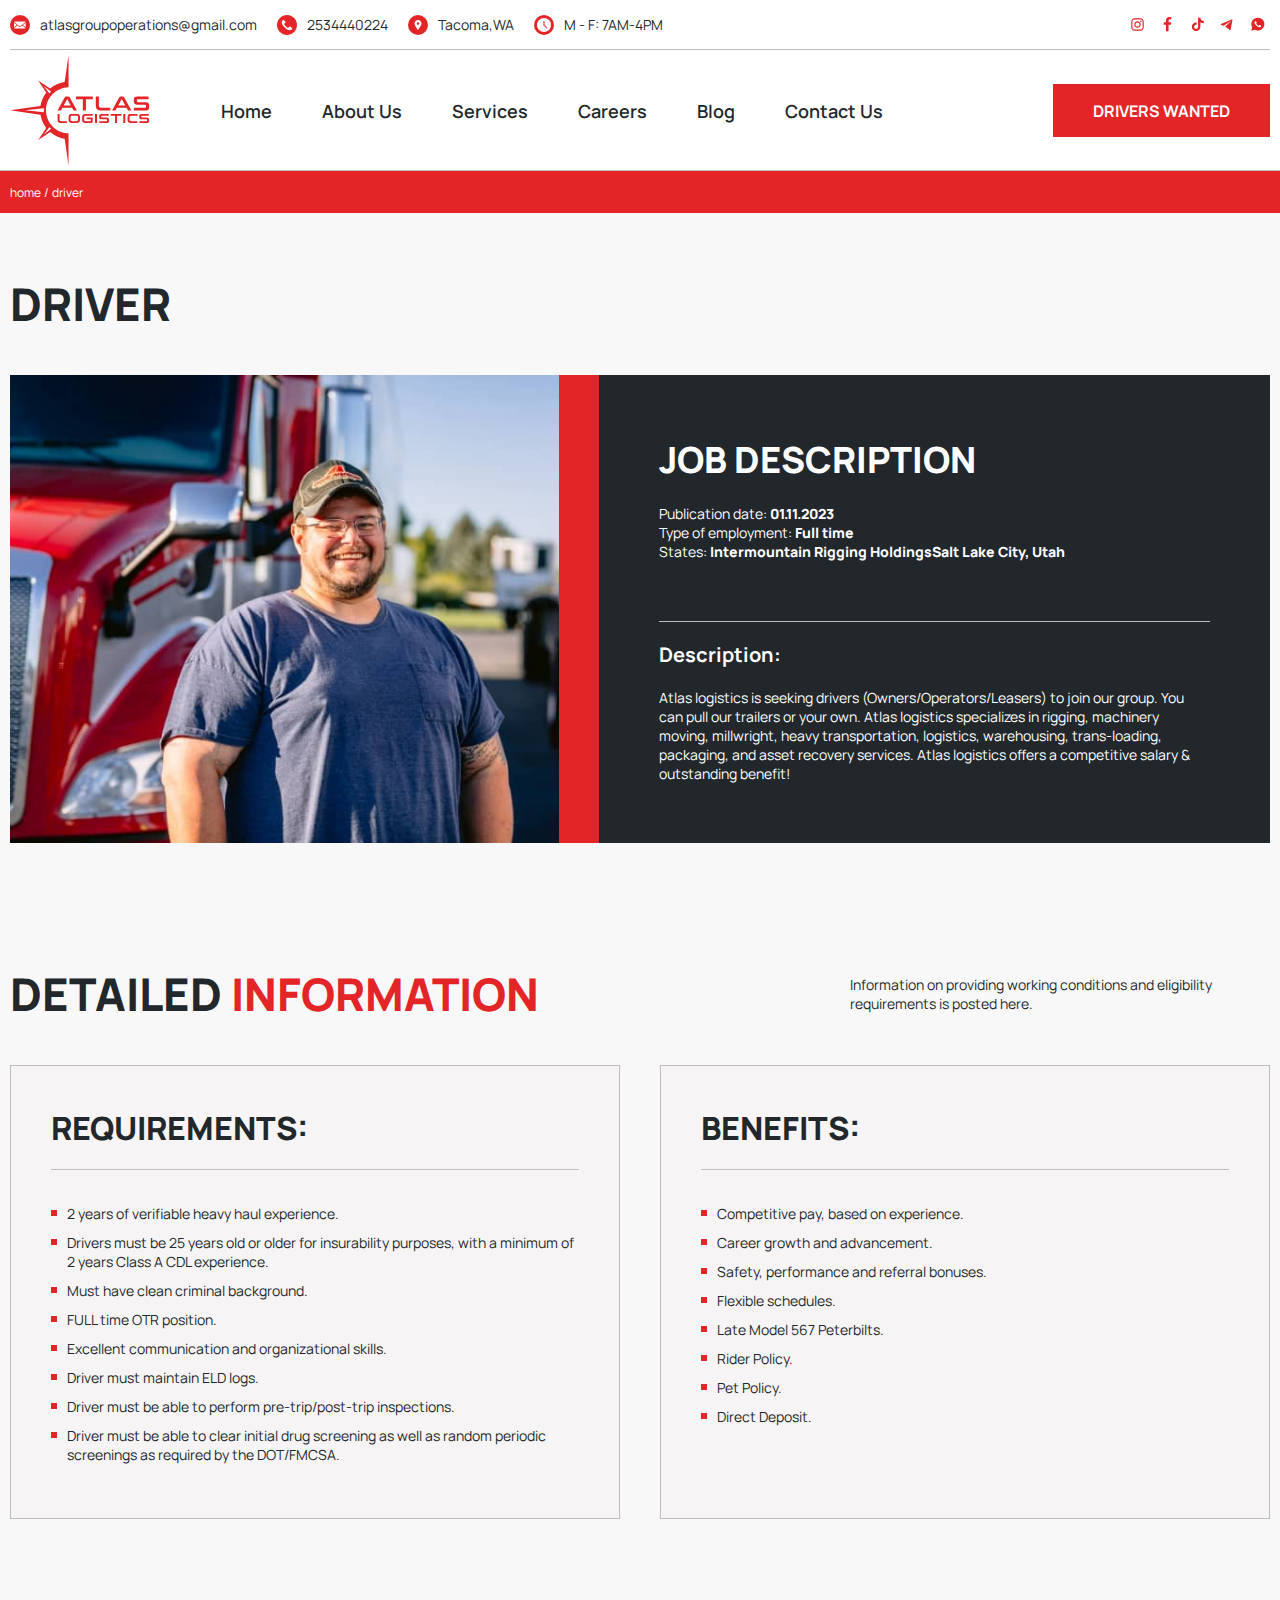
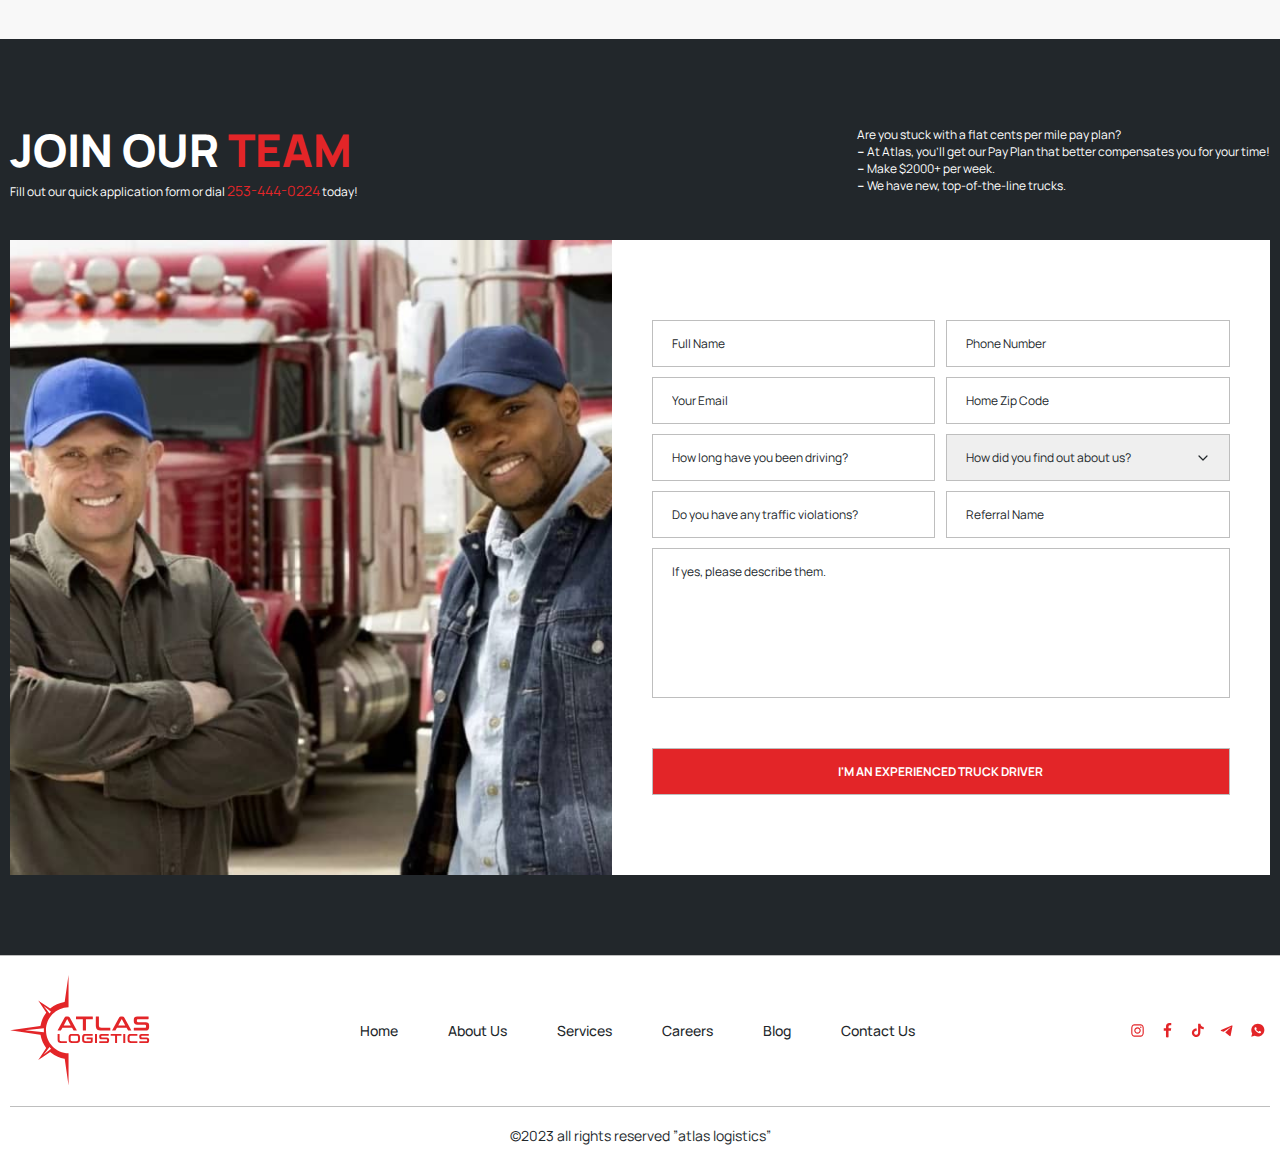
<file: driver.html>
<!DOCTYPE html>
<html lang="en">
<head>
    <meta charset="UTF-8">
    <meta name="viewport" content="width=device-width, initial-scale=1.0">
    <title>Document</title>
    <link rel="stylesheet" href="https://cdn.jsdelivr.net/npm/swiper@11/swiper-bundle.min.css" />
    <link rel="stylesheet" href="./style/style.css">
</head>
<body >
    <header>
        <div class="container">
            <div class="header__wrapper">
                <div class="header__wrapper-top">
                    <div class="header__wrapper-top-contacts">
                     <a href="mailto:atlasgroupoperations@gmail.com"> <svg xmlns="http://www.w3.org/2000/svg" width="20" height="20" viewBox="0 0 20 20" fill="none">
                        <circle cx="10" cy="10" r="10" fill="#E32528"/>
                        <path d="M4.05159 12.1829L6.89653 9.99992L4.05159 7.8169C4.03415 7.80346 4.01695 7.78971 4 7.77566V12.2242C4.01694 12.2101 4.03414 12.1964 4.05159 12.1829ZM15.1937 12.725L12.2035 10.4305L9.8306 12.2513L7.45775 10.4305L4.46754 12.725C4.22099 12.9142 4.0586 13.1955 4.01332 13.4999H15.6479C15.6026 13.1955 15.4402 12.9142 15.1937 12.725ZM15.6096 7.8169L12.7647 9.99992L15.6096 12.183C15.6271 12.1964 15.6443 12.2102 15.6612 12.2242V7.77563C15.6443 7.78969 15.627 7.80345 15.6096 7.8169Z" fill="white"/>
                        <path d="M4.4675 7.2749L9.83058 11.3901L15.1936 7.2749C15.4402 7.08572 15.6026 6.80444 15.6479 6.5H4.01331C4.05861 6.80444 4.22098 7.08572 4.4675 7.2749Z" fill="white"/>
                        </svg> atlasgroupoperations@gmail.com</a>
                     <a href="tel:2534440224">
                        <svg xmlns="http://www.w3.org/2000/svg" width="20" height="20" viewBox="0 0 20 20" fill="none">
                            <path d="M17.07 2.92786C13.1642 -0.976781 6.83251 -0.975843 2.92786 2.93001C-0.976781 6.83586 -0.975843 13.1675 2.93001 17.0721C6.83587 20.9768 13.1675 20.9758 17.0721 17.07C18.0006 16.1413 18.737 15.0388 19.2394 13.8254C19.7417 12.6121 20.0002 11.3117 20 9.99848C19.9998 8.68526 19.7409 7.38494 19.2382 6.17176C18.7355 4.95859 17.9987 3.85631 17.07 2.92786ZM15.1446 13.9299L15.1433 13.9312V13.9279L14.6366 14.4312C14.3144 14.7575 13.9136 14.9951 13.4727 15.1212C13.0319 15.2474 12.566 15.2577 12.12 15.1512C11.2061 14.9066 10.3373 14.5172 9.54664 13.9979C8.81202 13.5284 8.13126 12.9795 7.51665 12.3612C6.95116 11.7998 6.44308 11.1835 5.99997 10.5212C5.51529 9.80864 5.13164 9.03237 4.85997 8.21453C4.70727 7.74347 4.68876 7.23918 4.80651 6.75819C4.92426 6.27719 5.17362 5.83848 5.52665 5.49122L6.11997 4.8979C6.28493 4.7322 6.55297 4.73161 6.71864 4.89657L6.71997 4.8979L8.59328 6.77122C8.75899 6.93618 8.75957 7.20422 8.59461 7.36989L8.59328 7.37122L7.49329 8.47121C7.17766 8.7834 7.13797 9.27949 7.39997 9.63789C7.79783 10.1839 8.23808 10.6977 8.71664 11.1746C9.2502 11.7104 9.83025 12.1979 10.45 12.6312C10.808 12.881 11.2935 12.8389 11.6033 12.5312L12.6666 11.4512C12.8316 11.2855 13.0996 11.285 13.2653 11.4499L13.2666 11.4512L15.1433 13.3312C15.309 13.4962 15.3096 13.7642 15.1446 13.9299Z" fill="#E32528"/>
                            </svg>
                            2534440224
                     </a>
                     <div><svg width="20" height="20" viewBox="0 0 20 20" fill="none" xmlns="http://www.w3.org/2000/svg">
                        <circle cx="10" cy="10" r="10" fill="#E32528"/>
                        <g clip-path="url(#clip0_154_1172)">
                        <path d="M9.99983 5C8.08636 5 6.52966 6.55692 6.52966 8.47045C6.52966 10.3124 9.67821 14.6158 9.81227 14.798L9.93739 14.9683C9.94457 14.9781 9.95397 14.9861 9.96482 14.9916C9.97567 14.9971 9.98766 15 9.99983 15C10.0121 15 10.0241 14.9972 10.035 14.9916C10.0459 14.9861 10.0554 14.9781 10.0627 14.9683L10.1877 14.798C10.3218 14.6158 13.4703 10.3124 13.4703 8.47045C13.4703 6.55692 11.9134 5 9.99983 5ZM9.99983 7.22734C10.6854 7.22734 11.2429 7.78487 11.2429 8.47045C11.2429 9.15567 10.6854 9.71355 9.99983 9.71355C9.31463 9.71355 8.75672 9.15567 8.75672 8.47045C8.75672 7.78487 9.31461 7.22734 9.99983 7.22734Z" fill="white"/>
                        </g>
                        <defs>
                        <clipPath id="clip0_154_1172">
                        <rect width="10" height="10" fill="white" transform="translate(5 5)"/>
                        </clipPath>
                        </defs>
                        </svg>
                        
                        Tacoma,WA</div>
                     <div>
                        <svg width="20" height="20" viewBox="0 0 20 20" fill="none" xmlns="http://www.w3.org/2000/svg">
                            <circle cx="10" cy="10" r="10" fill="#E32528"/>
                            <path d="M10 17C13.866 17 17 13.866 17 10C17 6.13401 13.866 3 10 3C6.13401 3 3 6.13401 3 10C3 13.866 6.13401 17 10 17Z" fill="white"/>
                            <path fill-rule="evenodd" clip-rule="evenodd" d="M9.9763 6.27043C10.0431 6.27043 10.1072 6.29698 10.1545 6.34424C10.2018 6.3915 10.2283 6.4556 10.2283 6.52244V9.93751L12.698 12.4075C12.7221 12.4308 12.7413 12.4586 12.7545 12.4894C12.7677 12.5201 12.7746 12.5532 12.7749 12.5866C12.7752 12.6201 12.7688 12.6533 12.7562 12.6842C12.7435 12.7152 12.7248 12.7434 12.7011 12.767C12.6775 12.7907 12.6493 12.8094 12.6184 12.8221C12.5874 12.8347 12.5542 12.8411 12.5207 12.8408C12.4873 12.8405 12.4542 12.8336 12.4235 12.8204C12.3927 12.8072 12.3649 12.788 12.3417 12.7639L9.72412 10.1463V6.52227C9.72412 6.45544 9.75067 6.39134 9.79793 6.34408C9.84519 6.29681 9.90929 6.27026 9.97613 6.27026L9.9763 6.27043Z" fill="#E32528"/>
                            <path fill-rule="evenodd" clip-rule="evenodd" d="M9.72412 6.52213L9.72412 10.1463L12.3417 12.7639C12.3649 12.788 12.3927 12.8072 12.4235 12.8204C12.4542 12.8336 12.4873 12.8405 12.5207 12.8408C12.5542 12.8411 12.5874 12.8347 12.6184 12.8221C12.6493 12.8094 12.6775 12.7907 12.7011 12.767C12.7248 12.7434 12.7435 12.7152 12.7562 12.6842C12.7688 12.6533 12.7752 12.6201 12.7749 12.5866C12.7746 12.5532 12.7677 12.5201 12.7545 12.4893C12.7413 12.4586 12.7221 12.4308 12.698 12.4075L10.2283 9.93751V6.52244C10.2283 6.4556 10.2018 6.3915 10.1545 6.34424C10.1072 6.29698 10.0431 6.27043 9.9763 6.27043C9.90946 6.27043 9.84519 6.29681 9.79793 6.34407C9.75078 6.39122 9.72425 6.45546 9.72412 6.52213ZM10.1626 5.9166L10.1345 5.88843H9.97613C9.80802 5.88843 9.6468 5.95521 9.52793 6.07408C9.40906 6.19295 9.34229 6.35417 9.34229 6.52227V10.3045L12.0699 13.0321C12.1278 13.0912 12.1967 13.1385 12.2728 13.1712C12.3501 13.2044 12.4333 13.2219 12.5174 13.2226C12.6016 13.2234 12.685 13.2073 12.7629 13.1755C12.8408 13.1436 12.9116 13.0965 12.9711 13.037C13.0306 12.9775 13.0777 12.9067 13.1096 12.8288C13.1414 12.7509 13.1575 12.6675 13.1568 12.5833C13.156 12.4991 13.1385 12.416 13.1053 12.3386C13.0726 12.2626 13.0254 12.1936 12.9662 12.1357L10.6101 9.77937V6.52244C10.6101 6.35433 10.5434 6.19311 10.4245 6.07424C10.3507 6.00045 10.2606 5.94673 10.1626 5.9166Z" fill="#E32528"/>
                            </svg>
                            
                            
                        M - F: 7AM-4PM</div>   
                    </div>
                    <div class="header__wrapper-top-social">
                        <a href="">
                            <svg width="25" height="25" viewBox="0 0 25 25" fill="none" xmlns="http://www.w3.org/2000/svg">
                                <rect width="25" height="25" fill="white"/>
                                <path d="M12.5 7.37952C14.1566 7.37952 14.3825 7.37952 15.0602 7.37952C15.6627 7.37952 15.9639 7.53012 16.1898 7.60542C16.491 7.75602 16.7169 7.83133 16.9428 8.05723C17.1687 8.28313 17.3193 8.50904 17.3946 8.81024C17.4699 9.03615 17.5452 9.33735 17.6205 9.93976C17.6205 10.6175 17.6205 10.7681 17.6205 12.5C17.6205 14.2319 17.6205 14.3825 17.6205 15.0602C17.6205 15.6627 17.4699 15.9639 17.3946 16.1898C17.244 16.491 17.1687 16.7169 16.9428 16.9428C16.7169 17.1687 16.491 17.3193 16.1898 17.3946C15.9639 17.4699 15.6627 17.5452 15.0602 17.6205C14.3825 17.6205 14.2319 17.6205 12.5 17.6205C10.7681 17.6205 10.6175 17.6205 9.93976 17.6205C9.33735 17.6205 9.03615 17.4699 8.81024 17.3946C8.50904 17.244 8.28313 17.1687 8.05723 16.9428C7.83133 16.7169 7.68072 16.491 7.60542 16.1898C7.53012 15.9639 7.45482 15.6627 7.37952 15.0602C7.37952 14.3825 7.37952 14.2319 7.37952 12.5C7.37952 10.7681 7.37952 10.6175 7.37952 9.93976C7.37952 9.33735 7.53012 9.03615 7.60542 8.81024C7.75602 8.50904 7.83133 8.28313 8.05723 8.05723C8.28313 7.83133 8.50904 7.68072 8.81024 7.60542C9.03615 7.53012 9.33735 7.45482 9.93976 7.37952C10.6175 7.37952 10.8434 7.37952 12.5 7.37952ZM12.5 6.25C10.7681 6.25 10.6175 6.25 9.93976 6.25C9.26205 6.25 8.81024 6.4006 8.43374 6.55121C8.05723 6.70181 7.68072 6.92771 7.30422 7.30422C6.92771 7.68072 6.77711 7.98193 6.55121 8.43374C6.4006 8.81024 6.3253 9.26205 6.25 9.93976C6.25 10.6175 6.25 10.8434 6.25 12.5C6.25 14.2319 6.25 14.3825 6.25 15.0602C6.25 15.738 6.4006 16.1898 6.55121 16.5663C6.70181 16.9428 6.92771 17.3193 7.30422 17.6958C7.68072 18.0723 7.98193 18.2229 8.43374 18.4488C8.81024 18.5994 9.26205 18.6747 9.93976 18.75C10.6175 18.75 10.8434 18.75 12.5 18.75C14.1566 18.75 14.3825 18.75 15.0602 18.75C15.738 18.75 16.1898 18.5994 16.5663 18.4488C16.9428 18.2982 17.3193 18.0723 17.6958 17.6958C18.0723 17.3193 18.2229 17.0181 18.4488 16.5663C18.5994 16.1898 18.6747 15.738 18.75 15.0602C18.75 14.3825 18.75 14.1566 18.75 12.5C18.75 10.8434 18.75 10.6175 18.75 9.93976C18.75 9.26205 18.5994 8.81024 18.4488 8.43374C18.2982 8.05723 18.0723 7.68072 17.6958 7.30422C17.3193 6.92771 17.0181 6.77711 16.5663 6.55121C16.1898 6.4006 15.738 6.3253 15.0602 6.25C14.3825 6.25 14.2319 6.25 12.5 6.25Z" fill="#E32528"/>
                                <path d="M12.5 9.26205C10.6928 9.26205 9.26205 10.6928 9.26205 12.5C9.26205 14.3072 10.6928 15.738 12.5 15.738C14.3072 15.738 15.738 14.3072 15.738 12.5C15.738 10.6928 14.3072 9.26205 12.5 9.26205ZM12.5 14.6084C11.3705 14.6084 10.3916 13.7048 10.3916 12.5C10.3916 11.3705 11.2952 10.3916 12.5 10.3916C13.6295 10.3916 14.6084 11.2952 14.6084 12.5C14.6084 13.6295 13.6295 14.6084 12.5 14.6084Z" fill="#E32528"/>
                                <path d="M15.8133 9.93976C16.2291 9.93976 16.5663 9.60262 16.5663 9.18675C16.5663 8.77087 16.2291 8.43374 15.8133 8.43374C15.3974 8.43374 15.0602 8.77087 15.0602 9.18675C15.0602 9.60262 15.3974 9.93976 15.8133 9.93976Z" fill="#E32528"/>
                                </svg>
                                
                        </a>
                        <a href="">
                            <svg width="25" height="25" viewBox="0 0 25 25" fill="none" xmlns="http://www.w3.org/2000/svg">
                                <rect width="25" height="25" fill="white"/>
                                <path d="M13.5357 12.728H15.862L16.2273 10.3503H13.5352V9.05084C13.5352 8.06312 13.856 7.18726 14.7743 7.18726H16.25V5.11234C15.9907 5.07711 15.4424 5 14.4062 5C12.2426 5 10.9742 6.14956 10.9742 8.76856V10.3503H8.75V12.728H10.9742V19.2631C11.4146 19.3298 11.8608 19.375 12.3188 19.375C12.7328 19.375 13.1368 19.3369 13.5357 19.2827V12.728Z" fill="#E32528"/>
                                </svg>
                                
                                
                        </a>
                        <a href="">
                            <svg width="25" height="25" viewBox="0 0 25 25" fill="none" xmlns="http://www.w3.org/2000/svg">
                                <rect width="25" height="25" fill="white"/>
                                <path d="M18.7351 8.90852C17.8643 8.90849 17.0292 8.56254 16.4134 7.94677C15.7977 7.331 15.4518 6.49585 15.4518 5.62503H13.1059V14.8109C13.1055 15.2297 12.9733 15.6377 12.728 15.9772C12.4827 16.3167 12.1368 16.5703 11.7393 16.7022C11.3418 16.834 10.9128 16.8375 10.5133 16.7119C10.1137 16.5864 9.76381 16.3383 9.51312 16.0028C9.26244 15.6674 9.12371 15.2615 9.11659 14.8427C9.10947 14.424 9.23432 14.0136 9.47346 13.6698C9.71259 13.326 10.0539 13.0661 10.4489 12.9271C10.844 12.7881 11.2728 12.7769 11.6745 12.8952V10.6149C10.8207 10.4997 9.95213 10.6478 9.18471 11.0393C8.41728 11.4309 7.78757 12.0472 7.37965 12.806C6.97174 13.5649 6.80503 14.4301 6.90179 15.2862C6.99856 16.1422 7.35419 16.9484 7.9212 17.597C8.4882 18.2457 9.2396 18.7059 10.0751 18.9163C10.9105 19.1266 11.7903 19.0771 12.5968 18.7743C13.4034 18.4715 14.0984 17.9298 14.589 17.2216C15.0796 16.5134 15.3425 15.6724 15.3425 14.8109L15.4109 10.1677C16.3748 10.8753 17.5397 11.256 18.7354 11.2542L18.7351 8.90852Z" fill="#E32528"/>
                                </svg>
                                
                                
                        </a>
                        <a href="">
                            <svg width="25" height="25" viewBox="0 0 25 25" fill="none" xmlns="http://www.w3.org/2000/svg">
                                <rect width="25" height="25" fill="white"/>
                                <path d="M17.5 7.87639L15.6216 17.6827C15.6216 17.6827 15.3588 18.3626 14.6368 18.0365L10.3029 14.5954L10.2828 14.5852C10.8682 14.0409 15.4077 9.81416 15.6062 9.62258C15.9133 9.32585 15.7226 9.14921 15.366 9.37335L8.6605 13.7831L6.07352 12.8817C6.07352 12.8817 5.66641 12.7318 5.62725 12.4057C5.58756 12.0791 6.08692 11.9024 6.08692 11.9024L16.6332 7.61809C16.6332 7.61809 17.5 7.22371 17.5 7.87639Z" fill="#E32528"/>
                                </svg>
                                
                        </a>
                        <a href="">
                            <svg width="25" height="25" viewBox="0 0 25 25" fill="none" xmlns="http://www.w3.org/2000/svg">
                                <rect width="25" height="25" fill="white"/>
                                <path d="M17.4543 7.53906C16.2195 6.30859 14.5732 5.625 12.8354 5.625C9.22256 5.625 6.29573 8.54167 6.29573 12.1419C6.29573 13.2812 6.61585 14.4206 7.16463 15.3776L6.25 18.75L9.72561 17.8385C10.686 18.3398 11.7378 18.6133 12.8354 18.6133C16.4482 18.6133 19.375 15.6966 19.375 12.0964C19.3293 10.4102 18.689 8.76953 17.4543 7.53906ZM15.9909 14.4661C15.8537 14.8307 15.2134 15.1953 14.8933 15.2409C14.6189 15.2865 14.253 15.2865 13.8872 15.1953C13.6585 15.1042 13.3384 15.013 12.9726 14.8307C11.3262 14.1471 10.2744 12.5065 10.1829 12.3698C10.0915 12.2786 9.49695 11.5039 9.49695 10.6836C9.49695 9.86328 9.90854 9.4987 10.0457 9.31641C10.1829 9.13411 10.3659 9.13411 10.503 9.13411C10.5945 9.13411 10.7317 9.13411 10.8232 9.13411C10.9146 9.13411 11.0518 9.08854 11.189 9.40755C11.3262 9.72656 11.6463 10.5469 11.6921 10.5924C11.7378 10.6836 11.7378 10.7747 11.6921 10.8659C11.6463 10.957 11.6006 11.0482 11.5091 11.1393C11.4177 11.2305 11.3262 11.3672 11.2805 11.4128C11.189 11.5039 11.0976 11.5951 11.189 11.7318C11.2805 11.9141 11.6006 12.4154 12.1037 12.8711C12.7439 13.418 13.247 13.6003 13.4299 13.6914C13.6128 13.7826 13.7043 13.737 13.7957 13.6458C13.8872 13.5547 14.2073 13.1901 14.2988 13.0078C14.3902 12.8255 14.5274 12.8711 14.6646 12.9167C14.8018 12.9622 15.625 13.3724 15.7622 13.4635C15.9451 13.5547 16.0366 13.6003 16.0823 13.6458C16.128 13.7826 16.128 14.1016 15.9909 14.4661Z" fill="#E32528"/>
                                </svg>
                                
                        </a>
                    
                </div>
                </div>
                <div class="header__wrapper-bottom">
                   <img src="./images/logo.svg" alt="Atlas Logistics">
                   <nav class="nav">
                    <ul>
                        
                        <li><a href="#">Home</a></li>
                        <li><a href="./about.html">About us</a></li>
                        <li><a href="./services.html">Services</a></li>
                        <li><a href="./careers.html">Careers</a></li>
                        <li><a href="./blog.html">Blog</a></li>
                        <li><a href="./contact.html">Contact us</a></li>
                        <li><a href="" class="btn">Drivers Wanted</a></li>
                        <li>
                            <div class="header__wrapper-top">
                                <div class="header__wrapper-top-contacts">
                                 <a href="mailto:atlasgroupoperations@gmail.com"> <svg xmlns="http://www.w3.org/2000/svg" width="20" height="20" viewBox="0 0 20 20" fill="none">
                                    <circle cx="10" cy="10" r="10" fill="#E32528"/>
                                    <path d="M4.05159 12.1829L6.89653 9.99992L4.05159 7.8169C4.03415 7.80346 4.01695 7.78971 4 7.77566V12.2242C4.01694 12.2101 4.03414 12.1964 4.05159 12.1829ZM15.1937 12.725L12.2035 10.4305L9.8306 12.2513L7.45775 10.4305L4.46754 12.725C4.22099 12.9142 4.0586 13.1955 4.01332 13.4999H15.6479C15.6026 13.1955 15.4402 12.9142 15.1937 12.725ZM15.6096 7.8169L12.7647 9.99992L15.6096 12.183C15.6271 12.1964 15.6443 12.2102 15.6612 12.2242V7.77563C15.6443 7.78969 15.627 7.80345 15.6096 7.8169Z" fill="white"/>
                                    <path d="M4.4675 7.2749L9.83058 11.3901L15.1936 7.2749C15.4402 7.08572 15.6026 6.80444 15.6479 6.5H4.01331C4.05861 6.80444 4.22098 7.08572 4.4675 7.2749Z" fill="white"/>
                                    </svg> atlasgroupoperations@gmail.com</a>
                                 <a href="tel:2534440224">
                                    <svg xmlns="http://www.w3.org/2000/svg" width="20" height="20" viewBox="0 0 20 20" fill="none">
                                        <path d="M17.07 2.92786C13.1642 -0.976781 6.83251 -0.975843 2.92786 2.93001C-0.976781 6.83586 -0.975843 13.1675 2.93001 17.0721C6.83587 20.9768 13.1675 20.9758 17.0721 17.07C18.0006 16.1413 18.737 15.0388 19.2394 13.8254C19.7417 12.6121 20.0002 11.3117 20 9.99848C19.9998 8.68526 19.7409 7.38494 19.2382 6.17176C18.7355 4.95859 17.9987 3.85631 17.07 2.92786ZM15.1446 13.9299L15.1433 13.9312V13.9279L14.6366 14.4312C14.3144 14.7575 13.9136 14.9951 13.4727 15.1212C13.0319 15.2474 12.566 15.2577 12.12 15.1512C11.2061 14.9066 10.3373 14.5172 9.54664 13.9979C8.81202 13.5284 8.13126 12.9795 7.51665 12.3612C6.95116 11.7998 6.44308 11.1835 5.99997 10.5212C5.51529 9.80864 5.13164 9.03237 4.85997 8.21453C4.70727 7.74347 4.68876 7.23918 4.80651 6.75819C4.92426 6.27719 5.17362 5.83848 5.52665 5.49122L6.11997 4.8979C6.28493 4.7322 6.55297 4.73161 6.71864 4.89657L6.71997 4.8979L8.59328 6.77122C8.75899 6.93618 8.75957 7.20422 8.59461 7.36989L8.59328 7.37122L7.49329 8.47121C7.17766 8.7834 7.13797 9.27949 7.39997 9.63789C7.79783 10.1839 8.23808 10.6977 8.71664 11.1746C9.2502 11.7104 9.83025 12.1979 10.45 12.6312C10.808 12.881 11.2935 12.8389 11.6033 12.5312L12.6666 11.4512C12.8316 11.2855 13.0996 11.285 13.2653 11.4499L13.2666 11.4512L15.1433 13.3312C15.309 13.4962 15.3096 13.7642 15.1446 13.9299Z" fill="#E32528"/>
                                        </svg>
                                        2534440224
                                 </a>
                                 <div><svg width="20" height="20" viewBox="0 0 20 20" fill="none" xmlns="http://www.w3.org/2000/svg">
                                    <circle cx="10" cy="10" r="10" fill="#E32528"/>
                                    <g clip-path="url(#clip0_154_1172)">
                                    <path d="M9.99983 5C8.08636 5 6.52966 6.55692 6.52966 8.47045C6.52966 10.3124 9.67821 14.6158 9.81227 14.798L9.93739 14.9683C9.94457 14.9781 9.95397 14.9861 9.96482 14.9916C9.97567 14.9971 9.98766 15 9.99983 15C10.0121 15 10.0241 14.9972 10.035 14.9916C10.0459 14.9861 10.0554 14.9781 10.0627 14.9683L10.1877 14.798C10.3218 14.6158 13.4703 10.3124 13.4703 8.47045C13.4703 6.55692 11.9134 5 9.99983 5ZM9.99983 7.22734C10.6854 7.22734 11.2429 7.78487 11.2429 8.47045C11.2429 9.15567 10.6854 9.71355 9.99983 9.71355C9.31463 9.71355 8.75672 9.15567 8.75672 8.47045C8.75672 7.78487 9.31461 7.22734 9.99983 7.22734Z" fill="white"/>
                                    </g>
                                    <defs>
                                    <clipPath id="clip0_154_1172">
                                    <rect width="10" height="10" fill="white" transform="translate(5 5)"/>
                                    </clipPath>
                                    </defs>
                                    </svg>
                                    
                                    Tacoma,WA</div>
                                 <div>
                                    <svg width="20" height="20" viewBox="0 0 20 20" fill="none" xmlns="http://www.w3.org/2000/svg">
                                        <circle cx="10" cy="10" r="10" fill="#E32528"/>
                                        <path d="M10 17C13.866 17 17 13.866 17 10C17 6.13401 13.866 3 10 3C6.13401 3 3 6.13401 3 10C3 13.866 6.13401 17 10 17Z" fill="white"/>
                                        <path fill-rule="evenodd" clip-rule="evenodd" d="M9.9763 6.27043C10.0431 6.27043 10.1072 6.29698 10.1545 6.34424C10.2018 6.3915 10.2283 6.4556 10.2283 6.52244V9.93751L12.698 12.4075C12.7221 12.4308 12.7413 12.4586 12.7545 12.4894C12.7677 12.5201 12.7746 12.5532 12.7749 12.5866C12.7752 12.6201 12.7688 12.6533 12.7562 12.6842C12.7435 12.7152 12.7248 12.7434 12.7011 12.767C12.6775 12.7907 12.6493 12.8094 12.6184 12.8221C12.5874 12.8347 12.5542 12.8411 12.5207 12.8408C12.4873 12.8405 12.4542 12.8336 12.4235 12.8204C12.3927 12.8072 12.3649 12.788 12.3417 12.7639L9.72412 10.1463V6.52227C9.72412 6.45544 9.75067 6.39134 9.79793 6.34408C9.84519 6.29681 9.90929 6.27026 9.97613 6.27026L9.9763 6.27043Z" fill="#E32528"/>
                                        <path fill-rule="evenodd" clip-rule="evenodd" d="M9.72412 6.52213L9.72412 10.1463L12.3417 12.7639C12.3649 12.788 12.3927 12.8072 12.4235 12.8204C12.4542 12.8336 12.4873 12.8405 12.5207 12.8408C12.5542 12.8411 12.5874 12.8347 12.6184 12.8221C12.6493 12.8094 12.6775 12.7907 12.7011 12.767C12.7248 12.7434 12.7435 12.7152 12.7562 12.6842C12.7688 12.6533 12.7752 12.6201 12.7749 12.5866C12.7746 12.5532 12.7677 12.5201 12.7545 12.4893C12.7413 12.4586 12.7221 12.4308 12.698 12.4075L10.2283 9.93751V6.52244C10.2283 6.4556 10.2018 6.3915 10.1545 6.34424C10.1072 6.29698 10.0431 6.27043 9.9763 6.27043C9.90946 6.27043 9.84519 6.29681 9.79793 6.34407C9.75078 6.39122 9.72425 6.45546 9.72412 6.52213ZM10.1626 5.9166L10.1345 5.88843H9.97613C9.80802 5.88843 9.6468 5.95521 9.52793 6.07408C9.40906 6.19295 9.34229 6.35417 9.34229 6.52227V10.3045L12.0699 13.0321C12.1278 13.0912 12.1967 13.1385 12.2728 13.1712C12.3501 13.2044 12.4333 13.2219 12.5174 13.2226C12.6016 13.2234 12.685 13.2073 12.7629 13.1755C12.8408 13.1436 12.9116 13.0965 12.9711 13.037C13.0306 12.9775 13.0777 12.9067 13.1096 12.8288C13.1414 12.7509 13.1575 12.6675 13.1568 12.5833C13.156 12.4991 13.1385 12.416 13.1053 12.3386C13.0726 12.2626 13.0254 12.1936 12.9662 12.1357L10.6101 9.77937V6.52244C10.6101 6.35433 10.5434 6.19311 10.4245 6.07424C10.3507 6.00045 10.2606 5.94673 10.1626 5.9166Z" fill="#E32528"/>
                                        </svg>
                                        
                                        
                                    M - F: 7AM-4PM</div>   
                                </div>
                                <div class="header__wrapper-top-social">
                                    <a href="">
                                        <svg width="25" height="25" viewBox="0 0 25 25" fill="none" xmlns="http://www.w3.org/2000/svg">
                                            <rect width="25" height="25" fill="white"/>
                                            <path d="M12.5 7.37952C14.1566 7.37952 14.3825 7.37952 15.0602 7.37952C15.6627 7.37952 15.9639 7.53012 16.1898 7.60542C16.491 7.75602 16.7169 7.83133 16.9428 8.05723C17.1687 8.28313 17.3193 8.50904 17.3946 8.81024C17.4699 9.03615 17.5452 9.33735 17.6205 9.93976C17.6205 10.6175 17.6205 10.7681 17.6205 12.5C17.6205 14.2319 17.6205 14.3825 17.6205 15.0602C17.6205 15.6627 17.4699 15.9639 17.3946 16.1898C17.244 16.491 17.1687 16.7169 16.9428 16.9428C16.7169 17.1687 16.491 17.3193 16.1898 17.3946C15.9639 17.4699 15.6627 17.5452 15.0602 17.6205C14.3825 17.6205 14.2319 17.6205 12.5 17.6205C10.7681 17.6205 10.6175 17.6205 9.93976 17.6205C9.33735 17.6205 9.03615 17.4699 8.81024 17.3946C8.50904 17.244 8.28313 17.1687 8.05723 16.9428C7.83133 16.7169 7.68072 16.491 7.60542 16.1898C7.53012 15.9639 7.45482 15.6627 7.37952 15.0602C7.37952 14.3825 7.37952 14.2319 7.37952 12.5C7.37952 10.7681 7.37952 10.6175 7.37952 9.93976C7.37952 9.33735 7.53012 9.03615 7.60542 8.81024C7.75602 8.50904 7.83133 8.28313 8.05723 8.05723C8.28313 7.83133 8.50904 7.68072 8.81024 7.60542C9.03615 7.53012 9.33735 7.45482 9.93976 7.37952C10.6175 7.37952 10.8434 7.37952 12.5 7.37952ZM12.5 6.25C10.7681 6.25 10.6175 6.25 9.93976 6.25C9.26205 6.25 8.81024 6.4006 8.43374 6.55121C8.05723 6.70181 7.68072 6.92771 7.30422 7.30422C6.92771 7.68072 6.77711 7.98193 6.55121 8.43374C6.4006 8.81024 6.3253 9.26205 6.25 9.93976C6.25 10.6175 6.25 10.8434 6.25 12.5C6.25 14.2319 6.25 14.3825 6.25 15.0602C6.25 15.738 6.4006 16.1898 6.55121 16.5663C6.70181 16.9428 6.92771 17.3193 7.30422 17.6958C7.68072 18.0723 7.98193 18.2229 8.43374 18.4488C8.81024 18.5994 9.26205 18.6747 9.93976 18.75C10.6175 18.75 10.8434 18.75 12.5 18.75C14.1566 18.75 14.3825 18.75 15.0602 18.75C15.738 18.75 16.1898 18.5994 16.5663 18.4488C16.9428 18.2982 17.3193 18.0723 17.6958 17.6958C18.0723 17.3193 18.2229 17.0181 18.4488 16.5663C18.5994 16.1898 18.6747 15.738 18.75 15.0602C18.75 14.3825 18.75 14.1566 18.75 12.5C18.75 10.8434 18.75 10.6175 18.75 9.93976C18.75 9.26205 18.5994 8.81024 18.4488 8.43374C18.2982 8.05723 18.0723 7.68072 17.6958 7.30422C17.3193 6.92771 17.0181 6.77711 16.5663 6.55121C16.1898 6.4006 15.738 6.3253 15.0602 6.25C14.3825 6.25 14.2319 6.25 12.5 6.25Z" fill="#E32528"/>
                                            <path d="M12.5 9.26205C10.6928 9.26205 9.26205 10.6928 9.26205 12.5C9.26205 14.3072 10.6928 15.738 12.5 15.738C14.3072 15.738 15.738 14.3072 15.738 12.5C15.738 10.6928 14.3072 9.26205 12.5 9.26205ZM12.5 14.6084C11.3705 14.6084 10.3916 13.7048 10.3916 12.5C10.3916 11.3705 11.2952 10.3916 12.5 10.3916C13.6295 10.3916 14.6084 11.2952 14.6084 12.5C14.6084 13.6295 13.6295 14.6084 12.5 14.6084Z" fill="#E32528"/>
                                            <path d="M15.8133 9.93976C16.2291 9.93976 16.5663 9.60262 16.5663 9.18675C16.5663 8.77087 16.2291 8.43374 15.8133 8.43374C15.3974 8.43374 15.0602 8.77087 15.0602 9.18675C15.0602 9.60262 15.3974 9.93976 15.8133 9.93976Z" fill="#E32528"/>
                                            </svg>
                                            
                                    </a>
                                    <a href="">
                                        <svg width="25" height="25" viewBox="0 0 25 25" fill="none" xmlns="http://www.w3.org/2000/svg">
                                            <rect width="25" height="25" fill="white"/>
                                            <path d="M13.5357 12.728H15.862L16.2273 10.3503H13.5352V9.05084C13.5352 8.06312 13.856 7.18726 14.7743 7.18726H16.25V5.11234C15.9907 5.07711 15.4424 5 14.4062 5C12.2426 5 10.9742 6.14956 10.9742 8.76856V10.3503H8.75V12.728H10.9742V19.2631C11.4146 19.3298 11.8608 19.375 12.3188 19.375C12.7328 19.375 13.1368 19.3369 13.5357 19.2827V12.728Z" fill="#E32528"/>
                                            </svg>
                                            
                                            
                                    </a>
                                    <a href="">
                                        <svg width="25" height="25" viewBox="0 0 25 25" fill="none" xmlns="http://www.w3.org/2000/svg">
                                            <rect width="25" height="25" fill="white"/>
                                            <path d="M18.7351 8.90852C17.8643 8.90849 17.0292 8.56254 16.4134 7.94677C15.7977 7.331 15.4518 6.49585 15.4518 5.62503H13.1059V14.8109C13.1055 15.2297 12.9733 15.6377 12.728 15.9772C12.4827 16.3167 12.1368 16.5703 11.7393 16.7022C11.3418 16.834 10.9128 16.8375 10.5133 16.7119C10.1137 16.5864 9.76381 16.3383 9.51312 16.0028C9.26244 15.6674 9.12371 15.2615 9.11659 14.8427C9.10947 14.424 9.23432 14.0136 9.47346 13.6698C9.71259 13.326 10.0539 13.0661 10.4489 12.9271C10.844 12.7881 11.2728 12.7769 11.6745 12.8952V10.6149C10.8207 10.4997 9.95213 10.6478 9.18471 11.0393C8.41728 11.4309 7.78757 12.0472 7.37965 12.806C6.97174 13.5649 6.80503 14.4301 6.90179 15.2862C6.99856 16.1422 7.35419 16.9484 7.9212 17.597C8.4882 18.2457 9.2396 18.7059 10.0751 18.9163C10.9105 19.1266 11.7903 19.0771 12.5968 18.7743C13.4034 18.4715 14.0984 17.9298 14.589 17.2216C15.0796 16.5134 15.3425 15.6724 15.3425 14.8109L15.4109 10.1677C16.3748 10.8753 17.5397 11.256 18.7354 11.2542L18.7351 8.90852Z" fill="#E32528"/>
                                            </svg>
                                            
                                            
                                    </a>
                                    <a href="">
                                        <svg width="25" height="25" viewBox="0 0 25 25" fill="none" xmlns="http://www.w3.org/2000/svg">
                                            <rect width="25" height="25" fill="white"/>
                                            <path d="M17.5 7.87639L15.6216 17.6827C15.6216 17.6827 15.3588 18.3626 14.6368 18.0365L10.3029 14.5954L10.2828 14.5852C10.8682 14.0409 15.4077 9.81416 15.6062 9.62258C15.9133 9.32585 15.7226 9.14921 15.366 9.37335L8.6605 13.7831L6.07352 12.8817C6.07352 12.8817 5.66641 12.7318 5.62725 12.4057C5.58756 12.0791 6.08692 11.9024 6.08692 11.9024L16.6332 7.61809C16.6332 7.61809 17.5 7.22371 17.5 7.87639Z" fill="#E32528"/>
                                            </svg>
                                            
                                    </a>
                                    <a href="">
                                        <svg width="25" height="25" viewBox="0 0 25 25" fill="none" xmlns="http://www.w3.org/2000/svg">
                                            <rect width="25" height="25" fill="white"/>
                                            <path d="M17.4543 7.53906C16.2195 6.30859 14.5732 5.625 12.8354 5.625C9.22256 5.625 6.29573 8.54167 6.29573 12.1419C6.29573 13.2812 6.61585 14.4206 7.16463 15.3776L6.25 18.75L9.72561 17.8385C10.686 18.3398 11.7378 18.6133 12.8354 18.6133C16.4482 18.6133 19.375 15.6966 19.375 12.0964C19.3293 10.4102 18.689 8.76953 17.4543 7.53906ZM15.9909 14.4661C15.8537 14.8307 15.2134 15.1953 14.8933 15.2409C14.6189 15.2865 14.253 15.2865 13.8872 15.1953C13.6585 15.1042 13.3384 15.013 12.9726 14.8307C11.3262 14.1471 10.2744 12.5065 10.1829 12.3698C10.0915 12.2786 9.49695 11.5039 9.49695 10.6836C9.49695 9.86328 9.90854 9.4987 10.0457 9.31641C10.1829 9.13411 10.3659 9.13411 10.503 9.13411C10.5945 9.13411 10.7317 9.13411 10.8232 9.13411C10.9146 9.13411 11.0518 9.08854 11.189 9.40755C11.3262 9.72656 11.6463 10.5469 11.6921 10.5924C11.7378 10.6836 11.7378 10.7747 11.6921 10.8659C11.6463 10.957 11.6006 11.0482 11.5091 11.1393C11.4177 11.2305 11.3262 11.3672 11.2805 11.4128C11.189 11.5039 11.0976 11.5951 11.189 11.7318C11.2805 11.9141 11.6006 12.4154 12.1037 12.8711C12.7439 13.418 13.247 13.6003 13.4299 13.6914C13.6128 13.7826 13.7043 13.737 13.7957 13.6458C13.8872 13.5547 14.2073 13.1901 14.2988 13.0078C14.3902 12.8255 14.5274 12.8711 14.6646 12.9167C14.8018 12.9622 15.625 13.3724 15.7622 13.4635C15.9451 13.5547 16.0366 13.6003 16.0823 13.6458C16.128 13.7826 16.128 14.1016 15.9909 14.4661Z" fill="#E32528"/>
                                            </svg>
                                            
                                    </a>
                                
                            </div>
                            </div>    
                        </li>
                    </ul>
                   </nav>
                   <a href="" class="btn">Drivers Wanted</a>
                   <div class="menuBtns header-btn" data-menu="burger">
                    <div class="icon-left icon"></div>
                    <div class="icon-right icon"></div>
                  </div>
                </div>
            </div>
        </div>
    </header>
    <main class="drivers">
        <div class="breadcrumbs">
            <div class="container">
                <a href="">home</a>
                <span>/</span>
                <span>driver</span></div>
        </div>
        <section class="driver">
            <div class="container">
                <div class="driver__container">
                    <div class="driver__container-title">
                        <h2>Driver</h2>
                    </div>
                    <div class="driver__container-content">
                        <img src="./images/driver.jpg" alt="driver">
                        <div class="driver__container-content-info">
                            <div class="top">
                               <h3>Job description</h3>
                               <div>Publication date: <span>01.11.2023</span></div>
                               <div>Type of employment: <span>Full time</span></div>
                               <div>States: <span>Intermountain Rigging HoldingsSalt Lake City, Utah</span></div>
                            </div>
                            <div class="bottom">
                                <h4>Description:</h4>
                                <p>Atlas logistics is seeking drivers (Owners/Operators/Leasers) to join our group. You can pull our trailers or your own. Atlas logistics specializes in rigging, machinery moving, millwright, heavy transportation, logistics, warehousing, trans-loading, packaging, and asset recovery services. Atlas logistics offers a competitive salary & outstanding benefit!</p>
                            </div>
                        </div>

                    </div>
                </div>
            </div>
        </section>
        <section class="info">
            <div class="container">
                <div class="info__container">
                    <div class="title">
                       <h2>detailed <span>information</span></h2>
                       <p>Information on providing working conditions and eligibility requirements is posted here.</p> 
                    </div>
                    <div class="info__container-content">
                        <div class="">
                            <h3>Requirements:</h3>
                            <ul>
                                <li>2 years of verifiable heavy haul experience.</li>
                                <li>Drivers must be 25 years  old or older for insurability purposes, with a minimum of 2 years Class A CDL experience.</li>
                                <li>Must have clean criminal background.</li>
                                <li>FULL time OTR position.</li>
                                <li>Excellent communication and organizational skills.</li>
                                <li>Driver must maintain ELD logs.</li>
                                <li>Driver must be able to perform pre-trip/post-trip inspections.</li>
                                <li>Driver must be able to clear initial drug screening as well as random periodic screenings as required by the DOT/FMCSA.</li>
                               
                            </ul>
                        </div>
                        <div class="">
                            <h3>BENEFITS:</h3>
                            <ul>
                                <li>Competitive pay, based on experience.</li>
                                <li>Career growth and advancement.</li>
                                <li>Safety, performance and referral bonuses.</li>
                                <li>Flexible schedules.</li>
                                <li>Late Model 567 Peterbilts.</li>
                                <li>Rider Policy.</li>
                                <li>Pet Policy.</li>
                                <li>Direct Deposit.</li>
                               
                            </ul>
                        </div>
                    </div>
                </div>
            </div>
        </section>
        <section class="team">
            <div class="container">
                <div class="team__container">
                    <div class="team__container-title">
                        <div>
                            <h2>join our <span>team</span></h2>
                            <p>Fill out our quick application form or dial  <a href="tel:2534440224"> 253-444-0224</a> today!</p>
                        </div>
                        <div>
                            <p>Are you stuck with a flat cents per mile pay plan? </p>
                            <ul>
                                <li>At Atlas, you'll get our Pay Plan that better compensates you for your time!</li>
                                <li>Make $2000+ per week.</li>
                                <li>We have new, top-of-the-line trucks.</li>
                            </ul>
                        </div>
                        
                        </div>
                        <div class="team__container-bottom">
                            <img src="./images/team-img.jpg" alt="Our team" class="team__container-bottom-img">
                            <div class="team__container-bottom-form">
                                <form action="">
                                    <input type="text" name="FullName" id="full" placeholder="Full Name">
                                    <input type="tel" name="phone" id="phone" placeholder="Phone Number">
                                    <input type="email" name="email" id="email" placeholder="Your Email">
                                    <input type="text" name="number" id="number" placeholder="Home Zip Code">
                                    <input type="text" name="long" id="long" placeholder="How long have you been driving?">
                                    <div class="select-wrap">
                                        <select name="select" id="select" required >
                                            <option value="First" >How did you find out about us?</option> 
                                            <option value="Second">How did you find out about us?</option> 
                                            <option value="Third">How did you find out about us?</option> 
                                        </select>
                                    </div>
                                   
                                    <input type="text" name="traffic" id="traffic" placeholder="Do you have any traffic violations?">
                                    <input type="text" name="referral" id="referral" placeholder="Referral Name">
                                    <textarea name="" id="" cols="30" rows="10" placeholder="If yes, please describe them."></textarea>
                                <input type="submit"  class="btn" value="I'M AN EXPERIENCED TRUCK DRIVER">
                                </form>
                            </div>
                        </div>
                </div>
            </div>
        </section>
    </main>
    <footer class="footer">
        <div class="container">
            <div class="footer__container">
                <div class="footer__container-top">
                        <img src="./images/logo.svg" alt="Atlas Logistics">
                        <nav>
                         <ul>
                             <li><a href="">Home</a></li>
                             <li><a href="">About us</a></li>
                             <li><a href="">Services</a></li>
                             <li><a href="">Careers</a></li>
                             <li><a href="">Blog</a></li>
                             <li><a href="">Contact us</a></li>
                         </ul>
                        </nav>
                       
                        <div class="header__wrapper-top-social">
                            <a href="">
                                <svg xmlns="http://www.w3.org/2000/svg" width="25" height="25" viewBox="0 0 25 25" fill="none">
                                <path d="M12.5 7.37952C14.1566 7.37952 14.3825 7.37952 15.0602 7.37952C15.6627 7.37952 15.9639 7.53012 16.1898 7.60542C16.491 7.75602 16.7169 7.83133 16.9428 8.05723C17.1687 8.28313 17.3193 8.50904 17.3946 8.81024C17.4699 9.03615 17.5452 9.33735 17.6205 9.93976C17.6205 10.6175 17.6205 10.7681 17.6205 12.5C17.6205 14.2319 17.6205 14.3825 17.6205 15.0602C17.6205 15.6627 17.4699 15.9639 17.3946 16.1898C17.244 16.491 17.1687 16.7169 16.9428 16.9428C16.7169 17.1687 16.491 17.3193 16.1898 17.3946C15.9639 17.4699 15.6627 17.5452 15.0602 17.6205C14.3825 17.6205 14.2319 17.6205 12.5 17.6205C10.7681 17.6205 10.6175 17.6205 9.93976 17.6205C9.33735 17.6205 9.03615 17.4699 8.81024 17.3946C8.50904 17.244 8.28313 17.1687 8.05723 16.9428C7.83133 16.7169 7.68072 16.491 7.60542 16.1898C7.53012 15.9639 7.45482 15.6627 7.37952 15.0602C7.37952 14.3825 7.37952 14.2319 7.37952 12.5C7.37952 10.7681 7.37952 10.6175 7.37952 9.93976C7.37952 9.33735 7.53012 9.03615 7.60542 8.81024C7.75602 8.50904 7.83133 8.28313 8.05723 8.05723C8.28313 7.83133 8.50904 7.68072 8.81024 7.60542C9.03615 7.53012 9.33735 7.45482 9.93976 7.37952C10.6175 7.37952 10.8434 7.37952 12.5 7.37952ZM12.5 6.25C10.7681 6.25 10.6175 6.25 9.93976 6.25C9.26205 6.25 8.81024 6.4006 8.43374 6.55121C8.05723 6.70181 7.68072 6.92771 7.30422 7.30422C6.92771 7.68072 6.77711 7.98193 6.55121 8.43374C6.4006 8.81024 6.3253 9.26205 6.25 9.93976C6.25 10.6175 6.25 10.8434 6.25 12.5C6.25 14.2319 6.25 14.3825 6.25 15.0602C6.25 15.738 6.4006 16.1898 6.55121 16.5663C6.70181 16.9428 6.92771 17.3193 7.30422 17.6958C7.68072 18.0723 7.98193 18.2229 8.43374 18.4488C8.81024 18.5994 9.26205 18.6747 9.93976 18.75C10.6175 18.75 10.8434 18.75 12.5 18.75C14.1566 18.75 14.3825 18.75 15.0602 18.75C15.738 18.75 16.1898 18.5994 16.5663 18.4488C16.9428 18.2982 17.3193 18.0723 17.6958 17.6958C18.0723 17.3193 18.2229 17.0181 18.4488 16.5663C18.5994 16.1898 18.6747 15.738 18.75 15.0602C18.75 14.3825 18.75 14.1566 18.75 12.5C18.75 10.8434 18.75 10.6175 18.75 9.93976C18.75 9.26205 18.5994 8.81024 18.4488 8.43374C18.2982 8.05723 18.0723 7.68072 17.6958 7.30422C17.3193 6.92771 17.0181 6.77711 16.5663 6.55121C16.1898 6.4006 15.738 6.3253 15.0602 6.25C14.3825 6.25 14.2319 6.25 12.5 6.25Z" fill="#E32528"/>
                                <path d="M12.5 9.26205C10.6928 9.26205 9.26205 10.6928 9.26205 12.5C9.26205 14.3072 10.6928 15.738 12.5 15.738C14.3072 15.738 15.738 14.3072 15.738 12.5C15.738 10.6928 14.3072 9.26205 12.5 9.26205ZM12.5 14.6084C11.3705 14.6084 10.3916 13.7048 10.3916 12.5C10.3916 11.3705 11.2952 10.3916 12.5 10.3916C13.6295 10.3916 14.6084 11.2952 14.6084 12.5C14.6084 13.6295 13.6295 14.6084 12.5 14.6084Z" fill="#E32528"/>
                                <path d="M15.8133 9.93976C16.2291 9.93976 16.5663 9.60262 16.5663 9.18675C16.5663 8.77087 16.2291 8.43374 15.8133 8.43374C15.3974 8.43374 15.0602 8.77087 15.0602 9.18675C15.0602 9.60262 15.3974 9.93976 15.8133 9.93976Z" fill="#E32528"/>
                                </svg></a>
                            <a href="">
                                <svg xmlns="http://www.w3.org/2000/svg" width="25" height="25" viewBox="0 0 25 25" fill="none">
                                    <path d="M13.5357 12.728H15.862L16.2273 10.3503H13.5352V9.05084C13.5352 8.06312 13.856 7.18726 14.7743 7.18726H16.25V5.11234C15.9907 5.07711 15.4424 5 14.4062 5C12.2426 5 10.9742 6.14956 10.9742 8.76856V10.3503H8.75V12.728H10.9742V19.2631C11.4146 19.3298 11.8608 19.375 12.3188 19.375C12.7328 19.375 13.1368 19.3369 13.5357 19.2827V12.728Z" fill="#E32528"/>
                                    </svg>
                            </a>
                            <a href="">
                                <svg width="25" height="25" viewBox="0 0 25 25" fill="none" xmlns="http://www.w3.org/2000/svg">
                                    <path d="M18.7351 8.90852C17.8643 8.90849 17.0292 8.56254 16.4134 7.94677C15.7977 7.331 15.4518 6.49585 15.4518 5.62503H13.1059V14.8109C13.1055 15.2297 12.9733 15.6377 12.728 15.9772C12.4827 16.3167 12.1368 16.5703 11.7393 16.7022C11.3418 16.834 10.9128 16.8375 10.5133 16.7119C10.1137 16.5864 9.76381 16.3383 9.51312 16.0028C9.26244 15.6674 9.12371 15.2615 9.11659 14.8427C9.10947 14.424 9.23432 14.0136 9.47346 13.6698C9.71259 13.326 10.0539 13.0661 10.4489 12.9271C10.844 12.7881 11.2728 12.7769 11.6745 12.8952V10.6149C10.8207 10.4997 9.95213 10.6478 9.18471 11.0393C8.41728 11.4309 7.78757 12.0472 7.37965 12.806C6.97174 13.5649 6.80503 14.4301 6.90179 15.2862C6.99856 16.1422 7.35419 16.9484 7.9212 17.597C8.4882 18.2457 9.2396 18.7059 10.0751 18.9163C10.9105 19.1266 11.7903 19.0771 12.5968 18.7743C13.4034 18.4715 14.0984 17.9298 14.589 17.2216C15.0796 16.5134 15.3425 15.6724 15.3425 14.8109L15.4109 10.1677C16.3748 10.8753 17.5397 11.256 18.7354 11.2542L18.7351 8.90852Z" fill="#E32528"/>
                                    </svg>
                                    
                            </a>
                            <a href="">
                                <svg xmlns="http://www.w3.org/2000/svg" width="25" height="25" viewBox="0 0 25 25" fill="none">
                                    <path d="M17.5 7.87639L15.6216 17.6827C15.6216 17.6827 15.3588 18.3626 14.6368 18.0365L10.3029 14.5954L10.2828 14.5852C10.8682 14.0409 15.4077 9.81416 15.6062 9.62258C15.9133 9.32585 15.7226 9.14921 15.366 9.37335L8.6605 13.7831L6.07352 12.8817C6.07352 12.8817 5.66641 12.7318 5.62725 12.4057C5.58756 12.0791 6.08692 11.9024 6.08692 11.9024L16.6332 7.61809C16.6332 7.61809 17.5 7.22371 17.5 7.87639Z" fill="#E32528"/>
                                    </svg>
                            </a>
                            <a href="">
                                <svg xmlns="http://www.w3.org/2000/svg" width="25" height="25" viewBox="0 0 25 25" fill="none">
                                    <path d="M17.4543 7.53906C16.2195 6.30859 14.5732 5.625 12.8354 5.625C9.22256 5.625 6.29573 8.54167 6.29573 12.1419C6.29573 13.2812 6.61585 14.4206 7.16463 15.3776L6.25 18.75L9.72561 17.8385C10.686 18.3398 11.7378 18.6133 12.8354 18.6133C16.4482 18.6133 19.375 15.6966 19.375 12.0964C19.3293 10.4102 18.689 8.76953 17.4543 7.53906ZM15.9909 14.4661C15.8537 14.8307 15.2134 15.1953 14.8933 15.2409C14.6189 15.2865 14.253 15.2865 13.8872 15.1953C13.6585 15.1042 13.3384 15.013 12.9726 14.8307C11.3262 14.1471 10.2744 12.5065 10.1829 12.3698C10.0915 12.2786 9.49695 11.5039 9.49695 10.6836C9.49695 9.86328 9.90854 9.4987 10.0457 9.31641C10.1829 9.13411 10.3659 9.13411 10.503 9.13411C10.5945 9.13411 10.7317 9.13411 10.8232 9.13411C10.9146 9.13411 11.0518 9.08854 11.189 9.40755C11.3262 9.72656 11.6463 10.5469 11.6921 10.5924C11.7378 10.6836 11.7378 10.7747 11.6921 10.8659C11.6463 10.957 11.6006 11.0482 11.5091 11.1393C11.4177 11.2305 11.3262 11.3672 11.2805 11.4128C11.189 11.5039 11.0976 11.5951 11.189 11.7318C11.2805 11.9141 11.6006 12.4154 12.1037 12.8711C12.7439 13.418 13.247 13.6003 13.4299 13.6914C13.6128 13.7826 13.7043 13.737 13.7957 13.6458C13.8872 13.5547 14.2073 13.1901 14.2988 13.0078C14.3902 12.8255 14.5274 12.8711 14.6646 12.9167C14.8018 12.9622 15.625 13.3724 15.7622 13.4635C15.9451 13.5547 16.0366 13.6003 16.0823 13.6458C16.128 13.7826 16.128 14.1016 15.9909 14.4661Z" fill="#E32528"/>
                                    </svg>
                            </a>
                        </div>
                     
                </div>
                <div class="footer__container-copy">
                    <span>©2023 all rights reserved ”atlas logistics”</span>
                </div>
            </div>
        </div>
    </footer>
    <script src="https://cdn.jsdelivr.net/npm/swiper@11/swiper-bundle.min.js"></script>
    <script src="./swiper.js"></script>
    <script src="./script.js"></script>
</body>
</html>
</file>
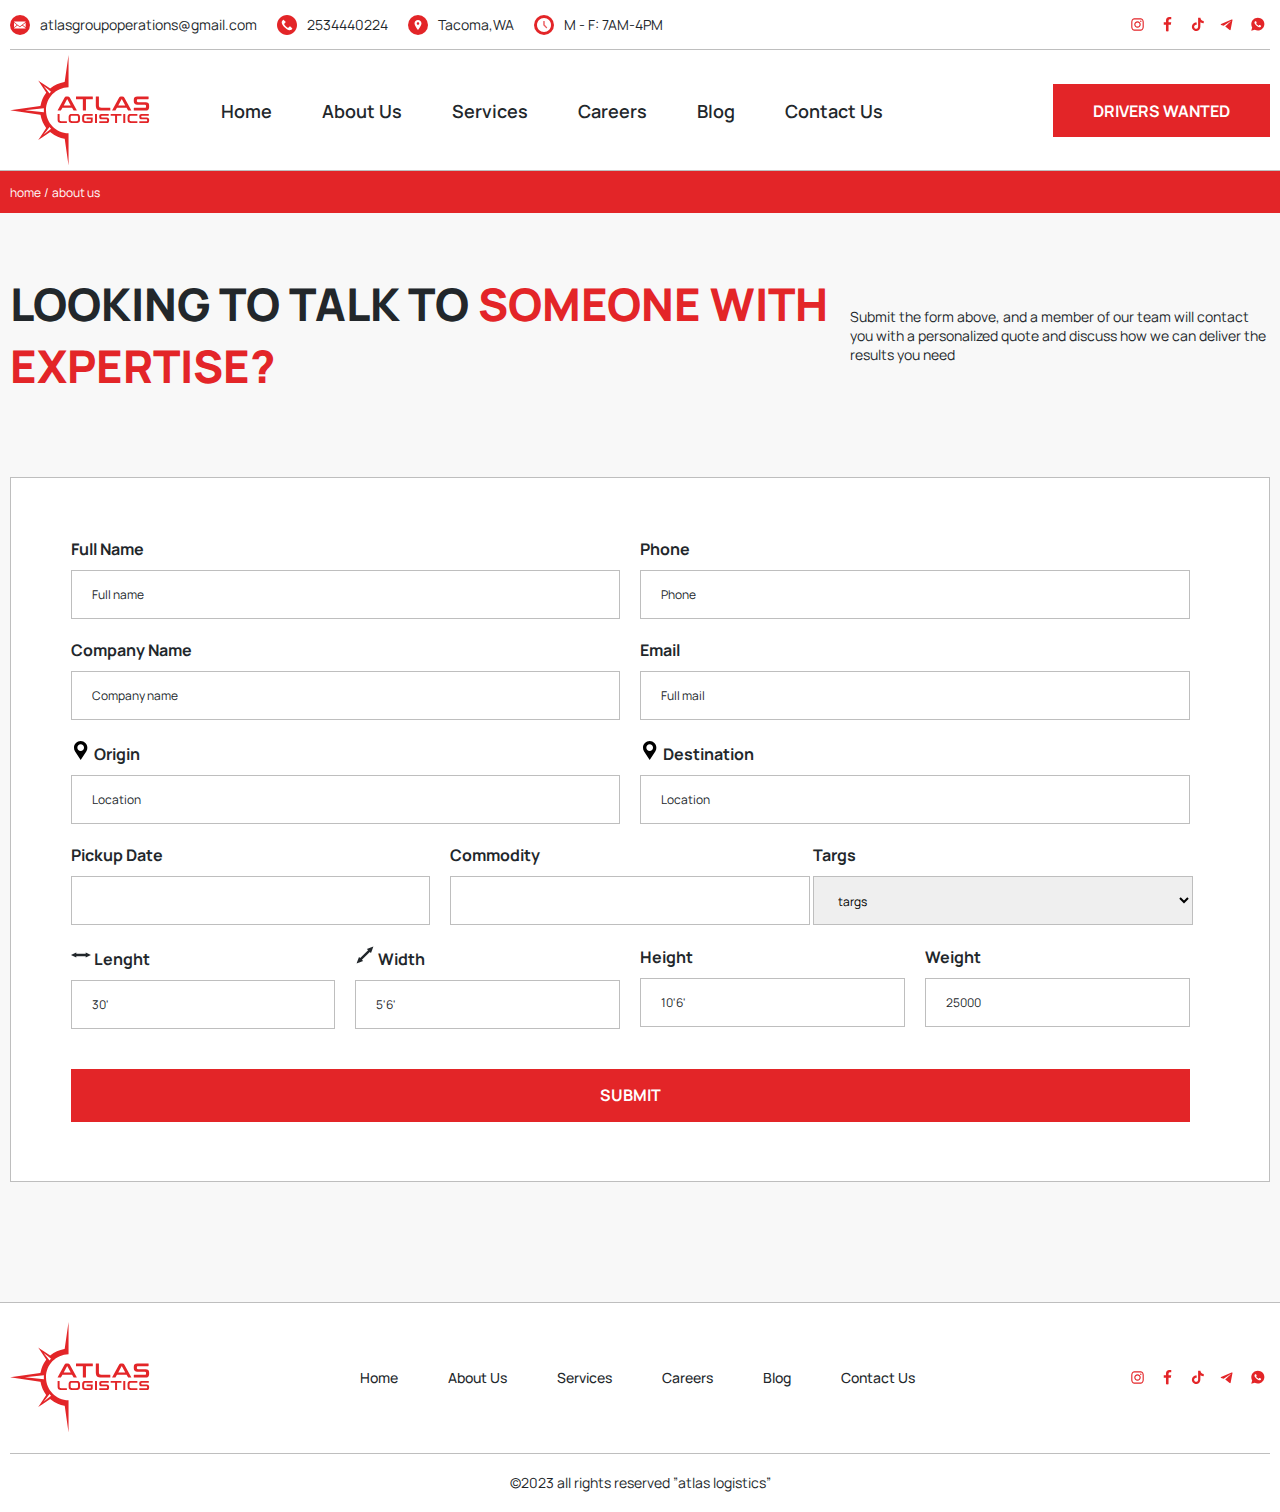
<file: popup.html>
<!DOCTYPE html>
<html lang="en">
<head>
    <meta charset="UTF-8">
    <meta name="viewport" content="width=device-width, initial-scale=1.0">
    <link rel="stylesheet" href="https://cdn.jsdelivr.net/npm/swiper@11/swiper-bundle.min.css" />
    <link rel="stylesheet" href="./style/style.css">
    <title>Document</title>
</head>
<body>
    <header>
        <div class="container">
            <div class="header__wrapper">
                <div class="header__wrapper-top">
                    <div class="header__wrapper-top-contacts">
                     <a href="mailto:atlasgroupoperations@gmail.com"> <svg xmlns="http://www.w3.org/2000/svg" width="20" height="20" viewBox="0 0 20 20" fill="none">
                        <circle cx="10" cy="10" r="10" fill="#E32528"/>
                        <path d="M4.05159 12.1829L6.89653 9.99992L4.05159 7.8169C4.03415 7.80346 4.01695 7.78971 4 7.77566V12.2242C4.01694 12.2101 4.03414 12.1964 4.05159 12.1829ZM15.1937 12.725L12.2035 10.4305L9.8306 12.2513L7.45775 10.4305L4.46754 12.725C4.22099 12.9142 4.0586 13.1955 4.01332 13.4999H15.6479C15.6026 13.1955 15.4402 12.9142 15.1937 12.725ZM15.6096 7.8169L12.7647 9.99992L15.6096 12.183C15.6271 12.1964 15.6443 12.2102 15.6612 12.2242V7.77563C15.6443 7.78969 15.627 7.80345 15.6096 7.8169Z" fill="white"/>
                        <path d="M4.4675 7.2749L9.83058 11.3901L15.1936 7.2749C15.4402 7.08572 15.6026 6.80444 15.6479 6.5H4.01331C4.05861 6.80444 4.22098 7.08572 4.4675 7.2749Z" fill="white"/>
                        </svg> atlasgroupoperations@gmail.com</a>
                     <a href="tel:2534440224">
                        <svg xmlns="http://www.w3.org/2000/svg" width="20" height="20" viewBox="0 0 20 20" fill="none">
                            <path d="M17.07 2.92786C13.1642 -0.976781 6.83251 -0.975843 2.92786 2.93001C-0.976781 6.83586 -0.975843 13.1675 2.93001 17.0721C6.83587 20.9768 13.1675 20.9758 17.0721 17.07C18.0006 16.1413 18.737 15.0388 19.2394 13.8254C19.7417 12.6121 20.0002 11.3117 20 9.99848C19.9998 8.68526 19.7409 7.38494 19.2382 6.17176C18.7355 4.95859 17.9987 3.85631 17.07 2.92786ZM15.1446 13.9299L15.1433 13.9312V13.9279L14.6366 14.4312C14.3144 14.7575 13.9136 14.9951 13.4727 15.1212C13.0319 15.2474 12.566 15.2577 12.12 15.1512C11.2061 14.9066 10.3373 14.5172 9.54664 13.9979C8.81202 13.5284 8.13126 12.9795 7.51665 12.3612C6.95116 11.7998 6.44308 11.1835 5.99997 10.5212C5.51529 9.80864 5.13164 9.03237 4.85997 8.21453C4.70727 7.74347 4.68876 7.23918 4.80651 6.75819C4.92426 6.27719 5.17362 5.83848 5.52665 5.49122L6.11997 4.8979C6.28493 4.7322 6.55297 4.73161 6.71864 4.89657L6.71997 4.8979L8.59328 6.77122C8.75899 6.93618 8.75957 7.20422 8.59461 7.36989L8.59328 7.37122L7.49329 8.47121C7.17766 8.7834 7.13797 9.27949 7.39997 9.63789C7.79783 10.1839 8.23808 10.6977 8.71664 11.1746C9.2502 11.7104 9.83025 12.1979 10.45 12.6312C10.808 12.881 11.2935 12.8389 11.6033 12.5312L12.6666 11.4512C12.8316 11.2855 13.0996 11.285 13.2653 11.4499L13.2666 11.4512L15.1433 13.3312C15.309 13.4962 15.3096 13.7642 15.1446 13.9299Z" fill="#E32528"/>
                            </svg>
                            2534440224
                     </a>
                     <div><svg width="20" height="20" viewBox="0 0 20 20" fill="none" xmlns="http://www.w3.org/2000/svg">
                        <circle cx="10" cy="10" r="10" fill="#E32528"/>
                        <g clip-path="url(#clip0_154_1172)">
                        <path d="M9.99983 5C8.08636 5 6.52966 6.55692 6.52966 8.47045C6.52966 10.3124 9.67821 14.6158 9.81227 14.798L9.93739 14.9683C9.94457 14.9781 9.95397 14.9861 9.96482 14.9916C9.97567 14.9971 9.98766 15 9.99983 15C10.0121 15 10.0241 14.9972 10.035 14.9916C10.0459 14.9861 10.0554 14.9781 10.0627 14.9683L10.1877 14.798C10.3218 14.6158 13.4703 10.3124 13.4703 8.47045C13.4703 6.55692 11.9134 5 9.99983 5ZM9.99983 7.22734C10.6854 7.22734 11.2429 7.78487 11.2429 8.47045C11.2429 9.15567 10.6854 9.71355 9.99983 9.71355C9.31463 9.71355 8.75672 9.15567 8.75672 8.47045C8.75672 7.78487 9.31461 7.22734 9.99983 7.22734Z" fill="white"/>
                        </g>
                        <defs>
                        <clipPath id="clip0_154_1172">
                        <rect width="10" height="10" fill="white" transform="translate(5 5)"/>
                        </clipPath>
                        </defs>
                        </svg>
                        
                        Tacoma,WA</div>
                     <div>
                        <svg width="20" height="20" viewBox="0 0 20 20" fill="none" xmlns="http://www.w3.org/2000/svg">
                            <circle cx="10" cy="10" r="10" fill="#E32528"/>
                            <path d="M10 17C13.866 17 17 13.866 17 10C17 6.13401 13.866 3 10 3C6.13401 3 3 6.13401 3 10C3 13.866 6.13401 17 10 17Z" fill="white"/>
                            <path fill-rule="evenodd" clip-rule="evenodd" d="M9.9763 6.27043C10.0431 6.27043 10.1072 6.29698 10.1545 6.34424C10.2018 6.3915 10.2283 6.4556 10.2283 6.52244V9.93751L12.698 12.4075C12.7221 12.4308 12.7413 12.4586 12.7545 12.4894C12.7677 12.5201 12.7746 12.5532 12.7749 12.5866C12.7752 12.6201 12.7688 12.6533 12.7562 12.6842C12.7435 12.7152 12.7248 12.7434 12.7011 12.767C12.6775 12.7907 12.6493 12.8094 12.6184 12.8221C12.5874 12.8347 12.5542 12.8411 12.5207 12.8408C12.4873 12.8405 12.4542 12.8336 12.4235 12.8204C12.3927 12.8072 12.3649 12.788 12.3417 12.7639L9.72412 10.1463V6.52227C9.72412 6.45544 9.75067 6.39134 9.79793 6.34408C9.84519 6.29681 9.90929 6.27026 9.97613 6.27026L9.9763 6.27043Z" fill="#E32528"/>
                            <path fill-rule="evenodd" clip-rule="evenodd" d="M9.72412 6.52213L9.72412 10.1463L12.3417 12.7639C12.3649 12.788 12.3927 12.8072 12.4235 12.8204C12.4542 12.8336 12.4873 12.8405 12.5207 12.8408C12.5542 12.8411 12.5874 12.8347 12.6184 12.8221C12.6493 12.8094 12.6775 12.7907 12.7011 12.767C12.7248 12.7434 12.7435 12.7152 12.7562 12.6842C12.7688 12.6533 12.7752 12.6201 12.7749 12.5866C12.7746 12.5532 12.7677 12.5201 12.7545 12.4893C12.7413 12.4586 12.7221 12.4308 12.698 12.4075L10.2283 9.93751V6.52244C10.2283 6.4556 10.2018 6.3915 10.1545 6.34424C10.1072 6.29698 10.0431 6.27043 9.9763 6.27043C9.90946 6.27043 9.84519 6.29681 9.79793 6.34407C9.75078 6.39122 9.72425 6.45546 9.72412 6.52213ZM10.1626 5.9166L10.1345 5.88843H9.97613C9.80802 5.88843 9.6468 5.95521 9.52793 6.07408C9.40906 6.19295 9.34229 6.35417 9.34229 6.52227V10.3045L12.0699 13.0321C12.1278 13.0912 12.1967 13.1385 12.2728 13.1712C12.3501 13.2044 12.4333 13.2219 12.5174 13.2226C12.6016 13.2234 12.685 13.2073 12.7629 13.1755C12.8408 13.1436 12.9116 13.0965 12.9711 13.037C13.0306 12.9775 13.0777 12.9067 13.1096 12.8288C13.1414 12.7509 13.1575 12.6675 13.1568 12.5833C13.156 12.4991 13.1385 12.416 13.1053 12.3386C13.0726 12.2626 13.0254 12.1936 12.9662 12.1357L10.6101 9.77937V6.52244C10.6101 6.35433 10.5434 6.19311 10.4245 6.07424C10.3507 6.00045 10.2606 5.94673 10.1626 5.9166Z" fill="#E32528"/>
                            </svg>
                            
                            
                        M - F: 7AM-4PM</div>   
                    </div>
                    <div class="header__wrapper-top-social">
                        <a href="">
                            <svg width="25" height="25" viewBox="0 0 25 25" fill="none" xmlns="http://www.w3.org/2000/svg">
                                <rect width="25" height="25" fill="white"/>
                                <path d="M12.5 7.37952C14.1566 7.37952 14.3825 7.37952 15.0602 7.37952C15.6627 7.37952 15.9639 7.53012 16.1898 7.60542C16.491 7.75602 16.7169 7.83133 16.9428 8.05723C17.1687 8.28313 17.3193 8.50904 17.3946 8.81024C17.4699 9.03615 17.5452 9.33735 17.6205 9.93976C17.6205 10.6175 17.6205 10.7681 17.6205 12.5C17.6205 14.2319 17.6205 14.3825 17.6205 15.0602C17.6205 15.6627 17.4699 15.9639 17.3946 16.1898C17.244 16.491 17.1687 16.7169 16.9428 16.9428C16.7169 17.1687 16.491 17.3193 16.1898 17.3946C15.9639 17.4699 15.6627 17.5452 15.0602 17.6205C14.3825 17.6205 14.2319 17.6205 12.5 17.6205C10.7681 17.6205 10.6175 17.6205 9.93976 17.6205C9.33735 17.6205 9.03615 17.4699 8.81024 17.3946C8.50904 17.244 8.28313 17.1687 8.05723 16.9428C7.83133 16.7169 7.68072 16.491 7.60542 16.1898C7.53012 15.9639 7.45482 15.6627 7.37952 15.0602C7.37952 14.3825 7.37952 14.2319 7.37952 12.5C7.37952 10.7681 7.37952 10.6175 7.37952 9.93976C7.37952 9.33735 7.53012 9.03615 7.60542 8.81024C7.75602 8.50904 7.83133 8.28313 8.05723 8.05723C8.28313 7.83133 8.50904 7.68072 8.81024 7.60542C9.03615 7.53012 9.33735 7.45482 9.93976 7.37952C10.6175 7.37952 10.8434 7.37952 12.5 7.37952ZM12.5 6.25C10.7681 6.25 10.6175 6.25 9.93976 6.25C9.26205 6.25 8.81024 6.4006 8.43374 6.55121C8.05723 6.70181 7.68072 6.92771 7.30422 7.30422C6.92771 7.68072 6.77711 7.98193 6.55121 8.43374C6.4006 8.81024 6.3253 9.26205 6.25 9.93976C6.25 10.6175 6.25 10.8434 6.25 12.5C6.25 14.2319 6.25 14.3825 6.25 15.0602C6.25 15.738 6.4006 16.1898 6.55121 16.5663C6.70181 16.9428 6.92771 17.3193 7.30422 17.6958C7.68072 18.0723 7.98193 18.2229 8.43374 18.4488C8.81024 18.5994 9.26205 18.6747 9.93976 18.75C10.6175 18.75 10.8434 18.75 12.5 18.75C14.1566 18.75 14.3825 18.75 15.0602 18.75C15.738 18.75 16.1898 18.5994 16.5663 18.4488C16.9428 18.2982 17.3193 18.0723 17.6958 17.6958C18.0723 17.3193 18.2229 17.0181 18.4488 16.5663C18.5994 16.1898 18.6747 15.738 18.75 15.0602C18.75 14.3825 18.75 14.1566 18.75 12.5C18.75 10.8434 18.75 10.6175 18.75 9.93976C18.75 9.26205 18.5994 8.81024 18.4488 8.43374C18.2982 8.05723 18.0723 7.68072 17.6958 7.30422C17.3193 6.92771 17.0181 6.77711 16.5663 6.55121C16.1898 6.4006 15.738 6.3253 15.0602 6.25C14.3825 6.25 14.2319 6.25 12.5 6.25Z" fill="#E32528"/>
                                <path d="M12.5 9.26205C10.6928 9.26205 9.26205 10.6928 9.26205 12.5C9.26205 14.3072 10.6928 15.738 12.5 15.738C14.3072 15.738 15.738 14.3072 15.738 12.5C15.738 10.6928 14.3072 9.26205 12.5 9.26205ZM12.5 14.6084C11.3705 14.6084 10.3916 13.7048 10.3916 12.5C10.3916 11.3705 11.2952 10.3916 12.5 10.3916C13.6295 10.3916 14.6084 11.2952 14.6084 12.5C14.6084 13.6295 13.6295 14.6084 12.5 14.6084Z" fill="#E32528"/>
                                <path d="M15.8133 9.93976C16.2291 9.93976 16.5663 9.60262 16.5663 9.18675C16.5663 8.77087 16.2291 8.43374 15.8133 8.43374C15.3974 8.43374 15.0602 8.77087 15.0602 9.18675C15.0602 9.60262 15.3974 9.93976 15.8133 9.93976Z" fill="#E32528"/>
                                </svg>
                                
                        </a>
                        <a href="">
                            <svg width="25" height="25" viewBox="0 0 25 25" fill="none" xmlns="http://www.w3.org/2000/svg">
                                <rect width="25" height="25" fill="white"/>
                                <path d="M13.5357 12.728H15.862L16.2273 10.3503H13.5352V9.05084C13.5352 8.06312 13.856 7.18726 14.7743 7.18726H16.25V5.11234C15.9907 5.07711 15.4424 5 14.4062 5C12.2426 5 10.9742 6.14956 10.9742 8.76856V10.3503H8.75V12.728H10.9742V19.2631C11.4146 19.3298 11.8608 19.375 12.3188 19.375C12.7328 19.375 13.1368 19.3369 13.5357 19.2827V12.728Z" fill="#E32528"/>
                                </svg>
                                
                                
                        </a>
                        <a href="">
                            <svg width="25" height="25" viewBox="0 0 25 25" fill="none" xmlns="http://www.w3.org/2000/svg">
                                <rect width="25" height="25" fill="white"/>
                                <path d="M18.7351 8.90852C17.8643 8.90849 17.0292 8.56254 16.4134 7.94677C15.7977 7.331 15.4518 6.49585 15.4518 5.62503H13.1059V14.8109C13.1055 15.2297 12.9733 15.6377 12.728 15.9772C12.4827 16.3167 12.1368 16.5703 11.7393 16.7022C11.3418 16.834 10.9128 16.8375 10.5133 16.7119C10.1137 16.5864 9.76381 16.3383 9.51312 16.0028C9.26244 15.6674 9.12371 15.2615 9.11659 14.8427C9.10947 14.424 9.23432 14.0136 9.47346 13.6698C9.71259 13.326 10.0539 13.0661 10.4489 12.9271C10.844 12.7881 11.2728 12.7769 11.6745 12.8952V10.6149C10.8207 10.4997 9.95213 10.6478 9.18471 11.0393C8.41728 11.4309 7.78757 12.0472 7.37965 12.806C6.97174 13.5649 6.80503 14.4301 6.90179 15.2862C6.99856 16.1422 7.35419 16.9484 7.9212 17.597C8.4882 18.2457 9.2396 18.7059 10.0751 18.9163C10.9105 19.1266 11.7903 19.0771 12.5968 18.7743C13.4034 18.4715 14.0984 17.9298 14.589 17.2216C15.0796 16.5134 15.3425 15.6724 15.3425 14.8109L15.4109 10.1677C16.3748 10.8753 17.5397 11.256 18.7354 11.2542L18.7351 8.90852Z" fill="#E32528"/>
                                </svg>
                                
                                
                        </a>
                        <a href="">
                            <svg width="25" height="25" viewBox="0 0 25 25" fill="none" xmlns="http://www.w3.org/2000/svg">
                                <rect width="25" height="25" fill="white"/>
                                <path d="M17.5 7.87639L15.6216 17.6827C15.6216 17.6827 15.3588 18.3626 14.6368 18.0365L10.3029 14.5954L10.2828 14.5852C10.8682 14.0409 15.4077 9.81416 15.6062 9.62258C15.9133 9.32585 15.7226 9.14921 15.366 9.37335L8.6605 13.7831L6.07352 12.8817C6.07352 12.8817 5.66641 12.7318 5.62725 12.4057C5.58756 12.0791 6.08692 11.9024 6.08692 11.9024L16.6332 7.61809C16.6332 7.61809 17.5 7.22371 17.5 7.87639Z" fill="#E32528"/>
                                </svg>
                                
                        </a>
                        <a href="">
                            <svg width="25" height="25" viewBox="0 0 25 25" fill="none" xmlns="http://www.w3.org/2000/svg">
                                <rect width="25" height="25" fill="white"/>
                                <path d="M17.4543 7.53906C16.2195 6.30859 14.5732 5.625 12.8354 5.625C9.22256 5.625 6.29573 8.54167 6.29573 12.1419C6.29573 13.2812 6.61585 14.4206 7.16463 15.3776L6.25 18.75L9.72561 17.8385C10.686 18.3398 11.7378 18.6133 12.8354 18.6133C16.4482 18.6133 19.375 15.6966 19.375 12.0964C19.3293 10.4102 18.689 8.76953 17.4543 7.53906ZM15.9909 14.4661C15.8537 14.8307 15.2134 15.1953 14.8933 15.2409C14.6189 15.2865 14.253 15.2865 13.8872 15.1953C13.6585 15.1042 13.3384 15.013 12.9726 14.8307C11.3262 14.1471 10.2744 12.5065 10.1829 12.3698C10.0915 12.2786 9.49695 11.5039 9.49695 10.6836C9.49695 9.86328 9.90854 9.4987 10.0457 9.31641C10.1829 9.13411 10.3659 9.13411 10.503 9.13411C10.5945 9.13411 10.7317 9.13411 10.8232 9.13411C10.9146 9.13411 11.0518 9.08854 11.189 9.40755C11.3262 9.72656 11.6463 10.5469 11.6921 10.5924C11.7378 10.6836 11.7378 10.7747 11.6921 10.8659C11.6463 10.957 11.6006 11.0482 11.5091 11.1393C11.4177 11.2305 11.3262 11.3672 11.2805 11.4128C11.189 11.5039 11.0976 11.5951 11.189 11.7318C11.2805 11.9141 11.6006 12.4154 12.1037 12.8711C12.7439 13.418 13.247 13.6003 13.4299 13.6914C13.6128 13.7826 13.7043 13.737 13.7957 13.6458C13.8872 13.5547 14.2073 13.1901 14.2988 13.0078C14.3902 12.8255 14.5274 12.8711 14.6646 12.9167C14.8018 12.9622 15.625 13.3724 15.7622 13.4635C15.9451 13.5547 16.0366 13.6003 16.0823 13.6458C16.128 13.7826 16.128 14.1016 15.9909 14.4661Z" fill="#E32528"/>
                                </svg>
                                
                        </a>
                    
                </div>
                </div>
                <div class="header__wrapper-bottom">
                   <img src="./images/logo.svg" alt="Atlas Logistics">
                   <nav class="nav">
                    <ul>
                        
                        <li><a href="#">Home</a></li>
                        <li><a href="./about.html">About us</a></li>
                        <li><a href="./services.html">Services</a></li>
                        <li><a href="./careers.html">Careers</a></li>
                        <li><a href="./blog.html">Blog</a></li>
                        <li><a href="./contact.html">Contact us</a></li>
                        <li><a href="" class="btn">Drivers Wanted</a></li>
                        <li>
                            <div class="header__wrapper-top">
                                <div class="header__wrapper-top-contacts">
                                 <a href="mailto:atlasgroupoperations@gmail.com"> <svg xmlns="http://www.w3.org/2000/svg" width="20" height="20" viewBox="0 0 20 20" fill="none">
                                    <circle cx="10" cy="10" r="10" fill="#E32528"/>
                                    <path d="M4.05159 12.1829L6.89653 9.99992L4.05159 7.8169C4.03415 7.80346 4.01695 7.78971 4 7.77566V12.2242C4.01694 12.2101 4.03414 12.1964 4.05159 12.1829ZM15.1937 12.725L12.2035 10.4305L9.8306 12.2513L7.45775 10.4305L4.46754 12.725C4.22099 12.9142 4.0586 13.1955 4.01332 13.4999H15.6479C15.6026 13.1955 15.4402 12.9142 15.1937 12.725ZM15.6096 7.8169L12.7647 9.99992L15.6096 12.183C15.6271 12.1964 15.6443 12.2102 15.6612 12.2242V7.77563C15.6443 7.78969 15.627 7.80345 15.6096 7.8169Z" fill="white"/>
                                    <path d="M4.4675 7.2749L9.83058 11.3901L15.1936 7.2749C15.4402 7.08572 15.6026 6.80444 15.6479 6.5H4.01331C4.05861 6.80444 4.22098 7.08572 4.4675 7.2749Z" fill="white"/>
                                    </svg> atlasgroupoperations@gmail.com</a>
                                 <a href="tel:2534440224">
                                    <svg xmlns="http://www.w3.org/2000/svg" width="20" height="20" viewBox="0 0 20 20" fill="none">
                                        <path d="M17.07 2.92786C13.1642 -0.976781 6.83251 -0.975843 2.92786 2.93001C-0.976781 6.83586 -0.975843 13.1675 2.93001 17.0721C6.83587 20.9768 13.1675 20.9758 17.0721 17.07C18.0006 16.1413 18.737 15.0388 19.2394 13.8254C19.7417 12.6121 20.0002 11.3117 20 9.99848C19.9998 8.68526 19.7409 7.38494 19.2382 6.17176C18.7355 4.95859 17.9987 3.85631 17.07 2.92786ZM15.1446 13.9299L15.1433 13.9312V13.9279L14.6366 14.4312C14.3144 14.7575 13.9136 14.9951 13.4727 15.1212C13.0319 15.2474 12.566 15.2577 12.12 15.1512C11.2061 14.9066 10.3373 14.5172 9.54664 13.9979C8.81202 13.5284 8.13126 12.9795 7.51665 12.3612C6.95116 11.7998 6.44308 11.1835 5.99997 10.5212C5.51529 9.80864 5.13164 9.03237 4.85997 8.21453C4.70727 7.74347 4.68876 7.23918 4.80651 6.75819C4.92426 6.27719 5.17362 5.83848 5.52665 5.49122L6.11997 4.8979C6.28493 4.7322 6.55297 4.73161 6.71864 4.89657L6.71997 4.8979L8.59328 6.77122C8.75899 6.93618 8.75957 7.20422 8.59461 7.36989L8.59328 7.37122L7.49329 8.47121C7.17766 8.7834 7.13797 9.27949 7.39997 9.63789C7.79783 10.1839 8.23808 10.6977 8.71664 11.1746C9.2502 11.7104 9.83025 12.1979 10.45 12.6312C10.808 12.881 11.2935 12.8389 11.6033 12.5312L12.6666 11.4512C12.8316 11.2855 13.0996 11.285 13.2653 11.4499L13.2666 11.4512L15.1433 13.3312C15.309 13.4962 15.3096 13.7642 15.1446 13.9299Z" fill="#E32528"/>
                                        </svg>
                                        2534440224
                                 </a>
                                 <div><svg width="20" height="20" viewBox="0 0 20 20" fill="none" xmlns="http://www.w3.org/2000/svg">
                                    <circle cx="10" cy="10" r="10" fill="#E32528"/>
                                    <g clip-path="url(#clip0_154_1172)">
                                    <path d="M9.99983 5C8.08636 5 6.52966 6.55692 6.52966 8.47045C6.52966 10.3124 9.67821 14.6158 9.81227 14.798L9.93739 14.9683C9.94457 14.9781 9.95397 14.9861 9.96482 14.9916C9.97567 14.9971 9.98766 15 9.99983 15C10.0121 15 10.0241 14.9972 10.035 14.9916C10.0459 14.9861 10.0554 14.9781 10.0627 14.9683L10.1877 14.798C10.3218 14.6158 13.4703 10.3124 13.4703 8.47045C13.4703 6.55692 11.9134 5 9.99983 5ZM9.99983 7.22734C10.6854 7.22734 11.2429 7.78487 11.2429 8.47045C11.2429 9.15567 10.6854 9.71355 9.99983 9.71355C9.31463 9.71355 8.75672 9.15567 8.75672 8.47045C8.75672 7.78487 9.31461 7.22734 9.99983 7.22734Z" fill="white"/>
                                    </g>
                                    <defs>
                                    <clipPath id="clip0_154_1172">
                                    <rect width="10" height="10" fill="white" transform="translate(5 5)"/>
                                    </clipPath>
                                    </defs>
                                    </svg>
                                    
                                    Tacoma,WA</div>
                                 <div>
                                    <svg width="20" height="20" viewBox="0 0 20 20" fill="none" xmlns="http://www.w3.org/2000/svg">
                                        <circle cx="10" cy="10" r="10" fill="#E32528"/>
                                        <path d="M10 17C13.866 17 17 13.866 17 10C17 6.13401 13.866 3 10 3C6.13401 3 3 6.13401 3 10C3 13.866 6.13401 17 10 17Z" fill="white"/>
                                        <path fill-rule="evenodd" clip-rule="evenodd" d="M9.9763 6.27043C10.0431 6.27043 10.1072 6.29698 10.1545 6.34424C10.2018 6.3915 10.2283 6.4556 10.2283 6.52244V9.93751L12.698 12.4075C12.7221 12.4308 12.7413 12.4586 12.7545 12.4894C12.7677 12.5201 12.7746 12.5532 12.7749 12.5866C12.7752 12.6201 12.7688 12.6533 12.7562 12.6842C12.7435 12.7152 12.7248 12.7434 12.7011 12.767C12.6775 12.7907 12.6493 12.8094 12.6184 12.8221C12.5874 12.8347 12.5542 12.8411 12.5207 12.8408C12.4873 12.8405 12.4542 12.8336 12.4235 12.8204C12.3927 12.8072 12.3649 12.788 12.3417 12.7639L9.72412 10.1463V6.52227C9.72412 6.45544 9.75067 6.39134 9.79793 6.34408C9.84519 6.29681 9.90929 6.27026 9.97613 6.27026L9.9763 6.27043Z" fill="#E32528"/>
                                        <path fill-rule="evenodd" clip-rule="evenodd" d="M9.72412 6.52213L9.72412 10.1463L12.3417 12.7639C12.3649 12.788 12.3927 12.8072 12.4235 12.8204C12.4542 12.8336 12.4873 12.8405 12.5207 12.8408C12.5542 12.8411 12.5874 12.8347 12.6184 12.8221C12.6493 12.8094 12.6775 12.7907 12.7011 12.767C12.7248 12.7434 12.7435 12.7152 12.7562 12.6842C12.7688 12.6533 12.7752 12.6201 12.7749 12.5866C12.7746 12.5532 12.7677 12.5201 12.7545 12.4893C12.7413 12.4586 12.7221 12.4308 12.698 12.4075L10.2283 9.93751V6.52244C10.2283 6.4556 10.2018 6.3915 10.1545 6.34424C10.1072 6.29698 10.0431 6.27043 9.9763 6.27043C9.90946 6.27043 9.84519 6.29681 9.79793 6.34407C9.75078 6.39122 9.72425 6.45546 9.72412 6.52213ZM10.1626 5.9166L10.1345 5.88843H9.97613C9.80802 5.88843 9.6468 5.95521 9.52793 6.07408C9.40906 6.19295 9.34229 6.35417 9.34229 6.52227V10.3045L12.0699 13.0321C12.1278 13.0912 12.1967 13.1385 12.2728 13.1712C12.3501 13.2044 12.4333 13.2219 12.5174 13.2226C12.6016 13.2234 12.685 13.2073 12.7629 13.1755C12.8408 13.1436 12.9116 13.0965 12.9711 13.037C13.0306 12.9775 13.0777 12.9067 13.1096 12.8288C13.1414 12.7509 13.1575 12.6675 13.1568 12.5833C13.156 12.4991 13.1385 12.416 13.1053 12.3386C13.0726 12.2626 13.0254 12.1936 12.9662 12.1357L10.6101 9.77937V6.52244C10.6101 6.35433 10.5434 6.19311 10.4245 6.07424C10.3507 6.00045 10.2606 5.94673 10.1626 5.9166Z" fill="#E32528"/>
                                        </svg>
                                        
                                        
                                    M - F: 7AM-4PM</div>   
                                </div>
                                <div class="header__wrapper-top-social">
                                    <a href="">
                                        <svg width="25" height="25" viewBox="0 0 25 25" fill="none" xmlns="http://www.w3.org/2000/svg">
                                            <rect width="25" height="25" fill="white"/>
                                            <path d="M12.5 7.37952C14.1566 7.37952 14.3825 7.37952 15.0602 7.37952C15.6627 7.37952 15.9639 7.53012 16.1898 7.60542C16.491 7.75602 16.7169 7.83133 16.9428 8.05723C17.1687 8.28313 17.3193 8.50904 17.3946 8.81024C17.4699 9.03615 17.5452 9.33735 17.6205 9.93976C17.6205 10.6175 17.6205 10.7681 17.6205 12.5C17.6205 14.2319 17.6205 14.3825 17.6205 15.0602C17.6205 15.6627 17.4699 15.9639 17.3946 16.1898C17.244 16.491 17.1687 16.7169 16.9428 16.9428C16.7169 17.1687 16.491 17.3193 16.1898 17.3946C15.9639 17.4699 15.6627 17.5452 15.0602 17.6205C14.3825 17.6205 14.2319 17.6205 12.5 17.6205C10.7681 17.6205 10.6175 17.6205 9.93976 17.6205C9.33735 17.6205 9.03615 17.4699 8.81024 17.3946C8.50904 17.244 8.28313 17.1687 8.05723 16.9428C7.83133 16.7169 7.68072 16.491 7.60542 16.1898C7.53012 15.9639 7.45482 15.6627 7.37952 15.0602C7.37952 14.3825 7.37952 14.2319 7.37952 12.5C7.37952 10.7681 7.37952 10.6175 7.37952 9.93976C7.37952 9.33735 7.53012 9.03615 7.60542 8.81024C7.75602 8.50904 7.83133 8.28313 8.05723 8.05723C8.28313 7.83133 8.50904 7.68072 8.81024 7.60542C9.03615 7.53012 9.33735 7.45482 9.93976 7.37952C10.6175 7.37952 10.8434 7.37952 12.5 7.37952ZM12.5 6.25C10.7681 6.25 10.6175 6.25 9.93976 6.25C9.26205 6.25 8.81024 6.4006 8.43374 6.55121C8.05723 6.70181 7.68072 6.92771 7.30422 7.30422C6.92771 7.68072 6.77711 7.98193 6.55121 8.43374C6.4006 8.81024 6.3253 9.26205 6.25 9.93976C6.25 10.6175 6.25 10.8434 6.25 12.5C6.25 14.2319 6.25 14.3825 6.25 15.0602C6.25 15.738 6.4006 16.1898 6.55121 16.5663C6.70181 16.9428 6.92771 17.3193 7.30422 17.6958C7.68072 18.0723 7.98193 18.2229 8.43374 18.4488C8.81024 18.5994 9.26205 18.6747 9.93976 18.75C10.6175 18.75 10.8434 18.75 12.5 18.75C14.1566 18.75 14.3825 18.75 15.0602 18.75C15.738 18.75 16.1898 18.5994 16.5663 18.4488C16.9428 18.2982 17.3193 18.0723 17.6958 17.6958C18.0723 17.3193 18.2229 17.0181 18.4488 16.5663C18.5994 16.1898 18.6747 15.738 18.75 15.0602C18.75 14.3825 18.75 14.1566 18.75 12.5C18.75 10.8434 18.75 10.6175 18.75 9.93976C18.75 9.26205 18.5994 8.81024 18.4488 8.43374C18.2982 8.05723 18.0723 7.68072 17.6958 7.30422C17.3193 6.92771 17.0181 6.77711 16.5663 6.55121C16.1898 6.4006 15.738 6.3253 15.0602 6.25C14.3825 6.25 14.2319 6.25 12.5 6.25Z" fill="#E32528"/>
                                            <path d="M12.5 9.26205C10.6928 9.26205 9.26205 10.6928 9.26205 12.5C9.26205 14.3072 10.6928 15.738 12.5 15.738C14.3072 15.738 15.738 14.3072 15.738 12.5C15.738 10.6928 14.3072 9.26205 12.5 9.26205ZM12.5 14.6084C11.3705 14.6084 10.3916 13.7048 10.3916 12.5C10.3916 11.3705 11.2952 10.3916 12.5 10.3916C13.6295 10.3916 14.6084 11.2952 14.6084 12.5C14.6084 13.6295 13.6295 14.6084 12.5 14.6084Z" fill="#E32528"/>
                                            <path d="M15.8133 9.93976C16.2291 9.93976 16.5663 9.60262 16.5663 9.18675C16.5663 8.77087 16.2291 8.43374 15.8133 8.43374C15.3974 8.43374 15.0602 8.77087 15.0602 9.18675C15.0602 9.60262 15.3974 9.93976 15.8133 9.93976Z" fill="#E32528"/>
                                            </svg>
                                            
                                    </a>
                                    <a href="">
                                        <svg width="25" height="25" viewBox="0 0 25 25" fill="none" xmlns="http://www.w3.org/2000/svg">
                                            <rect width="25" height="25" fill="white"/>
                                            <path d="M13.5357 12.728H15.862L16.2273 10.3503H13.5352V9.05084C13.5352 8.06312 13.856 7.18726 14.7743 7.18726H16.25V5.11234C15.9907 5.07711 15.4424 5 14.4062 5C12.2426 5 10.9742 6.14956 10.9742 8.76856V10.3503H8.75V12.728H10.9742V19.2631C11.4146 19.3298 11.8608 19.375 12.3188 19.375C12.7328 19.375 13.1368 19.3369 13.5357 19.2827V12.728Z" fill="#E32528"/>
                                            </svg>
                                            
                                            
                                    </a>
                                    <a href="">
                                        <svg width="25" height="25" viewBox="0 0 25 25" fill="none" xmlns="http://www.w3.org/2000/svg">
                                            <rect width="25" height="25" fill="white"/>
                                            <path d="M18.7351 8.90852C17.8643 8.90849 17.0292 8.56254 16.4134 7.94677C15.7977 7.331 15.4518 6.49585 15.4518 5.62503H13.1059V14.8109C13.1055 15.2297 12.9733 15.6377 12.728 15.9772C12.4827 16.3167 12.1368 16.5703 11.7393 16.7022C11.3418 16.834 10.9128 16.8375 10.5133 16.7119C10.1137 16.5864 9.76381 16.3383 9.51312 16.0028C9.26244 15.6674 9.12371 15.2615 9.11659 14.8427C9.10947 14.424 9.23432 14.0136 9.47346 13.6698C9.71259 13.326 10.0539 13.0661 10.4489 12.9271C10.844 12.7881 11.2728 12.7769 11.6745 12.8952V10.6149C10.8207 10.4997 9.95213 10.6478 9.18471 11.0393C8.41728 11.4309 7.78757 12.0472 7.37965 12.806C6.97174 13.5649 6.80503 14.4301 6.90179 15.2862C6.99856 16.1422 7.35419 16.9484 7.9212 17.597C8.4882 18.2457 9.2396 18.7059 10.0751 18.9163C10.9105 19.1266 11.7903 19.0771 12.5968 18.7743C13.4034 18.4715 14.0984 17.9298 14.589 17.2216C15.0796 16.5134 15.3425 15.6724 15.3425 14.8109L15.4109 10.1677C16.3748 10.8753 17.5397 11.256 18.7354 11.2542L18.7351 8.90852Z" fill="#E32528"/>
                                            </svg>
                                            
                                            
                                    </a>
                                    <a href="">
                                        <svg width="25" height="25" viewBox="0 0 25 25" fill="none" xmlns="http://www.w3.org/2000/svg">
                                            <rect width="25" height="25" fill="white"/>
                                            <path d="M17.5 7.87639L15.6216 17.6827C15.6216 17.6827 15.3588 18.3626 14.6368 18.0365L10.3029 14.5954L10.2828 14.5852C10.8682 14.0409 15.4077 9.81416 15.6062 9.62258C15.9133 9.32585 15.7226 9.14921 15.366 9.37335L8.6605 13.7831L6.07352 12.8817C6.07352 12.8817 5.66641 12.7318 5.62725 12.4057C5.58756 12.0791 6.08692 11.9024 6.08692 11.9024L16.6332 7.61809C16.6332 7.61809 17.5 7.22371 17.5 7.87639Z" fill="#E32528"/>
                                            </svg>
                                            
                                    </a>
                                    <a href="">
                                        <svg width="25" height="25" viewBox="0 0 25 25" fill="none" xmlns="http://www.w3.org/2000/svg">
                                            <rect width="25" height="25" fill="white"/>
                                            <path d="M17.4543 7.53906C16.2195 6.30859 14.5732 5.625 12.8354 5.625C9.22256 5.625 6.29573 8.54167 6.29573 12.1419C6.29573 13.2812 6.61585 14.4206 7.16463 15.3776L6.25 18.75L9.72561 17.8385C10.686 18.3398 11.7378 18.6133 12.8354 18.6133C16.4482 18.6133 19.375 15.6966 19.375 12.0964C19.3293 10.4102 18.689 8.76953 17.4543 7.53906ZM15.9909 14.4661C15.8537 14.8307 15.2134 15.1953 14.8933 15.2409C14.6189 15.2865 14.253 15.2865 13.8872 15.1953C13.6585 15.1042 13.3384 15.013 12.9726 14.8307C11.3262 14.1471 10.2744 12.5065 10.1829 12.3698C10.0915 12.2786 9.49695 11.5039 9.49695 10.6836C9.49695 9.86328 9.90854 9.4987 10.0457 9.31641C10.1829 9.13411 10.3659 9.13411 10.503 9.13411C10.5945 9.13411 10.7317 9.13411 10.8232 9.13411C10.9146 9.13411 11.0518 9.08854 11.189 9.40755C11.3262 9.72656 11.6463 10.5469 11.6921 10.5924C11.7378 10.6836 11.7378 10.7747 11.6921 10.8659C11.6463 10.957 11.6006 11.0482 11.5091 11.1393C11.4177 11.2305 11.3262 11.3672 11.2805 11.4128C11.189 11.5039 11.0976 11.5951 11.189 11.7318C11.2805 11.9141 11.6006 12.4154 12.1037 12.8711C12.7439 13.418 13.247 13.6003 13.4299 13.6914C13.6128 13.7826 13.7043 13.737 13.7957 13.6458C13.8872 13.5547 14.2073 13.1901 14.2988 13.0078C14.3902 12.8255 14.5274 12.8711 14.6646 12.9167C14.8018 12.9622 15.625 13.3724 15.7622 13.4635C15.9451 13.5547 16.0366 13.6003 16.0823 13.6458C16.128 13.7826 16.128 14.1016 15.9909 14.4661Z" fill="#E32528"/>
                                            </svg>
                                            
                                    </a>
                                
                            </div>
                            </div>    
                        </li>
                    </ul>
                   </nav>
                   <a href="" class="btn">Drivers Wanted</a>
                   <div class="menuBtns header-btn" data-menu="burger">
                    <div class="icon-left icon"></div>
                    <div class="icon-right icon"></div>
                  </div>
                </div>
            </div>
        </div>
    </header>
    <main>
        <div class="breadcrumbs">
            <div class="container">
                <a href="">home</a>
                <span>/</span>
                <span>about us</span></div>
        </div>
        
            <section class="popup">
                <div class="container">
                <div class="popup__wrapper">
                        <div class="popup__wrapper-title">
                            <h2>Looking to talk to <span> someone with expertise? </span></h2>
                            <p>Submit the form above, and a member of our team will contact you with a personalized quote and discuss how we can deliver the results you need</p>
                        </div>
                        <div class="popup__bottom">
                            <form action="">
                                <div class="input-wrap">
                                    <label for="name">Full name</label>
                                <input type="text" name="" id="name" placeholder="Full name">
                                </div>
                                
                                <div class="input-wrap">
                                    <label for="tel">Phone</label>
                                <input type="tel" name="" id="tel" placeholder="Phone">
                                </div>
                                
                                <div class="input-wrap">
                                    <label for="company">Company name</label>
                                <input type="text" name="" id="company" placeholder="Company name">
                                </div>
                                <div class="input-wrap">
                                    <label for="mail"> Email</label>
                                    <input type="email" name="" id="mail" placeholder="Full mail">
                                </div>
                                <div class="input-wrap">
                                    <label for="origin">
                                        <svg width="20" height="20" viewBox="0 0 20 20" fill="none" xmlns="http://www.w3.org/2000/svg">
                                            <path d="M9.67969 1C5.99628 1 3 4.03339 3 7.7168C3 9.02694 3.37952 10.2962 4.09747 11.3865L9.67969 20L15.2619 11.3865C15.9799 10.2962 16.3594 9.02698 16.3594 7.7168C16.3594 4.03339 13.3631 1 9.67969 1ZM9.67969 11.0566C7.83799 11.0566 6.33984 9.5585 6.33984 7.7168C6.33984 5.8751 7.83799 4.33984 9.67969 4.33984C11.5214 4.33984 13.0195 5.8751 13.0195 7.7168C13.0195 9.5585 11.5214 11.0566 9.67969 11.0566Z" fill="black"/>
                                            </svg>
                                            
                                        origin</label>
                                    <input type="text" name="" id="origin" placeholder="Location">
                                </div>
                                <div class="input-wrap">
                                    <label for="destination">
                                        <svg width="20" height="20" viewBox="0 0 20 20" fill="none" xmlns="http://www.w3.org/2000/svg">
                                            <path d="M9.67969 1C5.99628 1 3 4.03339 3 7.7168C3 9.02694 3.37952 10.2962 4.09747 11.3865L9.67969 20L15.2619 11.3865C15.9799 10.2962 16.3594 9.02698 16.3594 7.7168C16.3594 4.03339 13.3631 1 9.67969 1ZM9.67969 11.0566C7.83799 11.0566 6.33984 9.5585 6.33984 7.7168C6.33984 5.8751 7.83799 4.33984 9.67969 4.33984C11.5214 4.33984 13.0195 5.8751 13.0195 7.7168C13.0195 9.5585 11.5214 11.0566 9.67969 11.0566Z" fill="black"/>
                                            </svg>
                                            
                                        Destination</label>
                                    <input type="text" name="" id="destination" placeholder="Location">
                                </div>
                                <div class="input-wrap">
                                    <label for="date">
                                        Pickup date
                                        </label>
                                    <input type="text" name="" id="date" >
                                </div>
                                <div class="input-wrap">
                                    <label for="commodity">Commodity</label>
                                    <input type="text" name="" id="commodity">
                                </div>
        
                                <div class="input-wrap">
                                    <label for="targs">Targs</label>
                                    <select name="" id="targs">
                                        <option value="1">targs</option>
                                        <option value="2">targs</option>
                                        <option value="3">targs</option>
                                    </select>
                                </div>
                                <div class="input-wrap">
                                    <label for="">
                                        <svg width="20" height="20" viewBox="0 0 20 20" fill="none" xmlns="http://www.w3.org/2000/svg">
                                            <path d="M18.368 9.244L17.348 8.772L14.692 7.548V8.772H5.308V7.548L2.652 8.772L1.484 9.312L0 10L1.484 10.684L2.652 11.224L5.308 12.448V11.224H14.692V12.448L17.348 11.224L18.368 10.752L20 10L18.368 9.244Z" fill="#22272B"/>
                                            </svg>
                                            
                                        Lenght</label>
                                    <input type="number" name="" id="lenght" placeholder="30'">
                                </div>
                                <div class="input-wrap">
                                    <label for="">
                                        <svg width="20" height="20" viewBox="0 0 20 20" fill="none" xmlns="http://www.w3.org/2000/svg">
                                            <path d="M16.396 2.33601L15.716 2.58401L11.884 4.00001L13.096 5.20401L5.20804 13.096L4.00004 11.884L2.58804 15.712L2.27204 16.572L1.60004 18.4L3.42404 17.728L4.28404 17.412L8.11604 16L6.90404 14.788L14.792 6.90401L16 8.11201L17.412 4.28401L17.66 3.60401L18.4 1.60001L16.396 2.33601Z" fill="#22272B"/>
                                            </svg>
                                            Width
                                </label>
                                <input type="number" name="" id="width" placeholder="5'6'">
                            </div>
                                <div class="input-wrap">
                                    <label for="height">height</label>
                                    <input type="number" name="" id="height" placeholder="10'6'">
                                </div>
                                <div class="input-wrap">
                                    <label for="weight">Weight</label>
                                    <input type="number" name="" id="weight" placeholder="25000">
                                </div>
                                
                                <input type="submit" value="Submit" class="btn">
                            </form>
                        </div>
                    </div>
                
            
        </div>
    </section>

    </main>
    <footer class="footer">
        <div class="container">
            <div class="footer__container">
                <div class="footer__container-top">
                        <img src="./images/logo.svg" alt="Atlas Logistics">
                        <nav>
                         <ul>
                             <li><a href="">Home</a></li>
                             <li><a href="">About us</a></li>
                             <li><a href="">Services</a></li>
                             <li><a href="">Careers</a></li>
                             <li><a href="">Blog</a></li>
                             <li><a href="">Contact us</a></li>
                         </ul>
                        </nav>
                       
                        <div class="header__wrapper-top-social">
                            <a href="">
                                <svg xmlns="http://www.w3.org/2000/svg" width="25" height="25" viewBox="0 0 25 25" fill="none">
                                <path d="M12.5 7.37952C14.1566 7.37952 14.3825 7.37952 15.0602 7.37952C15.6627 7.37952 15.9639 7.53012 16.1898 7.60542C16.491 7.75602 16.7169 7.83133 16.9428 8.05723C17.1687 8.28313 17.3193 8.50904 17.3946 8.81024C17.4699 9.03615 17.5452 9.33735 17.6205 9.93976C17.6205 10.6175 17.6205 10.7681 17.6205 12.5C17.6205 14.2319 17.6205 14.3825 17.6205 15.0602C17.6205 15.6627 17.4699 15.9639 17.3946 16.1898C17.244 16.491 17.1687 16.7169 16.9428 16.9428C16.7169 17.1687 16.491 17.3193 16.1898 17.3946C15.9639 17.4699 15.6627 17.5452 15.0602 17.6205C14.3825 17.6205 14.2319 17.6205 12.5 17.6205C10.7681 17.6205 10.6175 17.6205 9.93976 17.6205C9.33735 17.6205 9.03615 17.4699 8.81024 17.3946C8.50904 17.244 8.28313 17.1687 8.05723 16.9428C7.83133 16.7169 7.68072 16.491 7.60542 16.1898C7.53012 15.9639 7.45482 15.6627 7.37952 15.0602C7.37952 14.3825 7.37952 14.2319 7.37952 12.5C7.37952 10.7681 7.37952 10.6175 7.37952 9.93976C7.37952 9.33735 7.53012 9.03615 7.60542 8.81024C7.75602 8.50904 7.83133 8.28313 8.05723 8.05723C8.28313 7.83133 8.50904 7.68072 8.81024 7.60542C9.03615 7.53012 9.33735 7.45482 9.93976 7.37952C10.6175 7.37952 10.8434 7.37952 12.5 7.37952ZM12.5 6.25C10.7681 6.25 10.6175 6.25 9.93976 6.25C9.26205 6.25 8.81024 6.4006 8.43374 6.55121C8.05723 6.70181 7.68072 6.92771 7.30422 7.30422C6.92771 7.68072 6.77711 7.98193 6.55121 8.43374C6.4006 8.81024 6.3253 9.26205 6.25 9.93976C6.25 10.6175 6.25 10.8434 6.25 12.5C6.25 14.2319 6.25 14.3825 6.25 15.0602C6.25 15.738 6.4006 16.1898 6.55121 16.5663C6.70181 16.9428 6.92771 17.3193 7.30422 17.6958C7.68072 18.0723 7.98193 18.2229 8.43374 18.4488C8.81024 18.5994 9.26205 18.6747 9.93976 18.75C10.6175 18.75 10.8434 18.75 12.5 18.75C14.1566 18.75 14.3825 18.75 15.0602 18.75C15.738 18.75 16.1898 18.5994 16.5663 18.4488C16.9428 18.2982 17.3193 18.0723 17.6958 17.6958C18.0723 17.3193 18.2229 17.0181 18.4488 16.5663C18.5994 16.1898 18.6747 15.738 18.75 15.0602C18.75 14.3825 18.75 14.1566 18.75 12.5C18.75 10.8434 18.75 10.6175 18.75 9.93976C18.75 9.26205 18.5994 8.81024 18.4488 8.43374C18.2982 8.05723 18.0723 7.68072 17.6958 7.30422C17.3193 6.92771 17.0181 6.77711 16.5663 6.55121C16.1898 6.4006 15.738 6.3253 15.0602 6.25C14.3825 6.25 14.2319 6.25 12.5 6.25Z" fill="#E32528"/>
                                <path d="M12.5 9.26205C10.6928 9.26205 9.26205 10.6928 9.26205 12.5C9.26205 14.3072 10.6928 15.738 12.5 15.738C14.3072 15.738 15.738 14.3072 15.738 12.5C15.738 10.6928 14.3072 9.26205 12.5 9.26205ZM12.5 14.6084C11.3705 14.6084 10.3916 13.7048 10.3916 12.5C10.3916 11.3705 11.2952 10.3916 12.5 10.3916C13.6295 10.3916 14.6084 11.2952 14.6084 12.5C14.6084 13.6295 13.6295 14.6084 12.5 14.6084Z" fill="#E32528"/>
                                <path d="M15.8133 9.93976C16.2291 9.93976 16.5663 9.60262 16.5663 9.18675C16.5663 8.77087 16.2291 8.43374 15.8133 8.43374C15.3974 8.43374 15.0602 8.77087 15.0602 9.18675C15.0602 9.60262 15.3974 9.93976 15.8133 9.93976Z" fill="#E32528"/>
                                </svg></a>
                            <a href="">
                                <svg xmlns="http://www.w3.org/2000/svg" width="25" height="25" viewBox="0 0 25 25" fill="none">
                                    <path d="M13.5357 12.728H15.862L16.2273 10.3503H13.5352V9.05084C13.5352 8.06312 13.856 7.18726 14.7743 7.18726H16.25V5.11234C15.9907 5.07711 15.4424 5 14.4062 5C12.2426 5 10.9742 6.14956 10.9742 8.76856V10.3503H8.75V12.728H10.9742V19.2631C11.4146 19.3298 11.8608 19.375 12.3188 19.375C12.7328 19.375 13.1368 19.3369 13.5357 19.2827V12.728Z" fill="#E32528"/>
                                    </svg>
                            </a>
                            <a href="">
                                <svg width="25" height="25" viewBox="0 0 25 25" fill="none" xmlns="http://www.w3.org/2000/svg">
                                    <path d="M18.7351 8.90852C17.8643 8.90849 17.0292 8.56254 16.4134 7.94677C15.7977 7.331 15.4518 6.49585 15.4518 5.62503H13.1059V14.8109C13.1055 15.2297 12.9733 15.6377 12.728 15.9772C12.4827 16.3167 12.1368 16.5703 11.7393 16.7022C11.3418 16.834 10.9128 16.8375 10.5133 16.7119C10.1137 16.5864 9.76381 16.3383 9.51312 16.0028C9.26244 15.6674 9.12371 15.2615 9.11659 14.8427C9.10947 14.424 9.23432 14.0136 9.47346 13.6698C9.71259 13.326 10.0539 13.0661 10.4489 12.9271C10.844 12.7881 11.2728 12.7769 11.6745 12.8952V10.6149C10.8207 10.4997 9.95213 10.6478 9.18471 11.0393C8.41728 11.4309 7.78757 12.0472 7.37965 12.806C6.97174 13.5649 6.80503 14.4301 6.90179 15.2862C6.99856 16.1422 7.35419 16.9484 7.9212 17.597C8.4882 18.2457 9.2396 18.7059 10.0751 18.9163C10.9105 19.1266 11.7903 19.0771 12.5968 18.7743C13.4034 18.4715 14.0984 17.9298 14.589 17.2216C15.0796 16.5134 15.3425 15.6724 15.3425 14.8109L15.4109 10.1677C16.3748 10.8753 17.5397 11.256 18.7354 11.2542L18.7351 8.90852Z" fill="#E32528"/>
                                    </svg>
                                    
                            </a>
                            <a href="">
                                <svg xmlns="http://www.w3.org/2000/svg" width="25" height="25" viewBox="0 0 25 25" fill="none">
                                    <path d="M17.5 7.87639L15.6216 17.6827C15.6216 17.6827 15.3588 18.3626 14.6368 18.0365L10.3029 14.5954L10.2828 14.5852C10.8682 14.0409 15.4077 9.81416 15.6062 9.62258C15.9133 9.32585 15.7226 9.14921 15.366 9.37335L8.6605 13.7831L6.07352 12.8817C6.07352 12.8817 5.66641 12.7318 5.62725 12.4057C5.58756 12.0791 6.08692 11.9024 6.08692 11.9024L16.6332 7.61809C16.6332 7.61809 17.5 7.22371 17.5 7.87639Z" fill="#E32528"/>
                                    </svg>
                            </a>
                            <a href="">
                                <svg xmlns="http://www.w3.org/2000/svg" width="25" height="25" viewBox="0 0 25 25" fill="none">
                                    <path d="M17.4543 7.53906C16.2195 6.30859 14.5732 5.625 12.8354 5.625C9.22256 5.625 6.29573 8.54167 6.29573 12.1419C6.29573 13.2812 6.61585 14.4206 7.16463 15.3776L6.25 18.75L9.72561 17.8385C10.686 18.3398 11.7378 18.6133 12.8354 18.6133C16.4482 18.6133 19.375 15.6966 19.375 12.0964C19.3293 10.4102 18.689 8.76953 17.4543 7.53906ZM15.9909 14.4661C15.8537 14.8307 15.2134 15.1953 14.8933 15.2409C14.6189 15.2865 14.253 15.2865 13.8872 15.1953C13.6585 15.1042 13.3384 15.013 12.9726 14.8307C11.3262 14.1471 10.2744 12.5065 10.1829 12.3698C10.0915 12.2786 9.49695 11.5039 9.49695 10.6836C9.49695 9.86328 9.90854 9.4987 10.0457 9.31641C10.1829 9.13411 10.3659 9.13411 10.503 9.13411C10.5945 9.13411 10.7317 9.13411 10.8232 9.13411C10.9146 9.13411 11.0518 9.08854 11.189 9.40755C11.3262 9.72656 11.6463 10.5469 11.6921 10.5924C11.7378 10.6836 11.7378 10.7747 11.6921 10.8659C11.6463 10.957 11.6006 11.0482 11.5091 11.1393C11.4177 11.2305 11.3262 11.3672 11.2805 11.4128C11.189 11.5039 11.0976 11.5951 11.189 11.7318C11.2805 11.9141 11.6006 12.4154 12.1037 12.8711C12.7439 13.418 13.247 13.6003 13.4299 13.6914C13.6128 13.7826 13.7043 13.737 13.7957 13.6458C13.8872 13.5547 14.2073 13.1901 14.2988 13.0078C14.3902 12.8255 14.5274 12.8711 14.6646 12.9167C14.8018 12.9622 15.625 13.3724 15.7622 13.4635C15.9451 13.5547 16.0366 13.6003 16.0823 13.6458C16.128 13.7826 16.128 14.1016 15.9909 14.4661Z" fill="#E32528"/>
                                    </svg>
                            </a>
                        </div>
                     
                </div>
                <div class="footer__container-copy">
                    <span>©2023 all rights reserved ”atlas logistics”</span>
                </div>
            </div>
        </div>
    </footer>
    <script src="./swiper.js"></script>
    <script src="./script.js"></script>
</body>
</html>
</file>
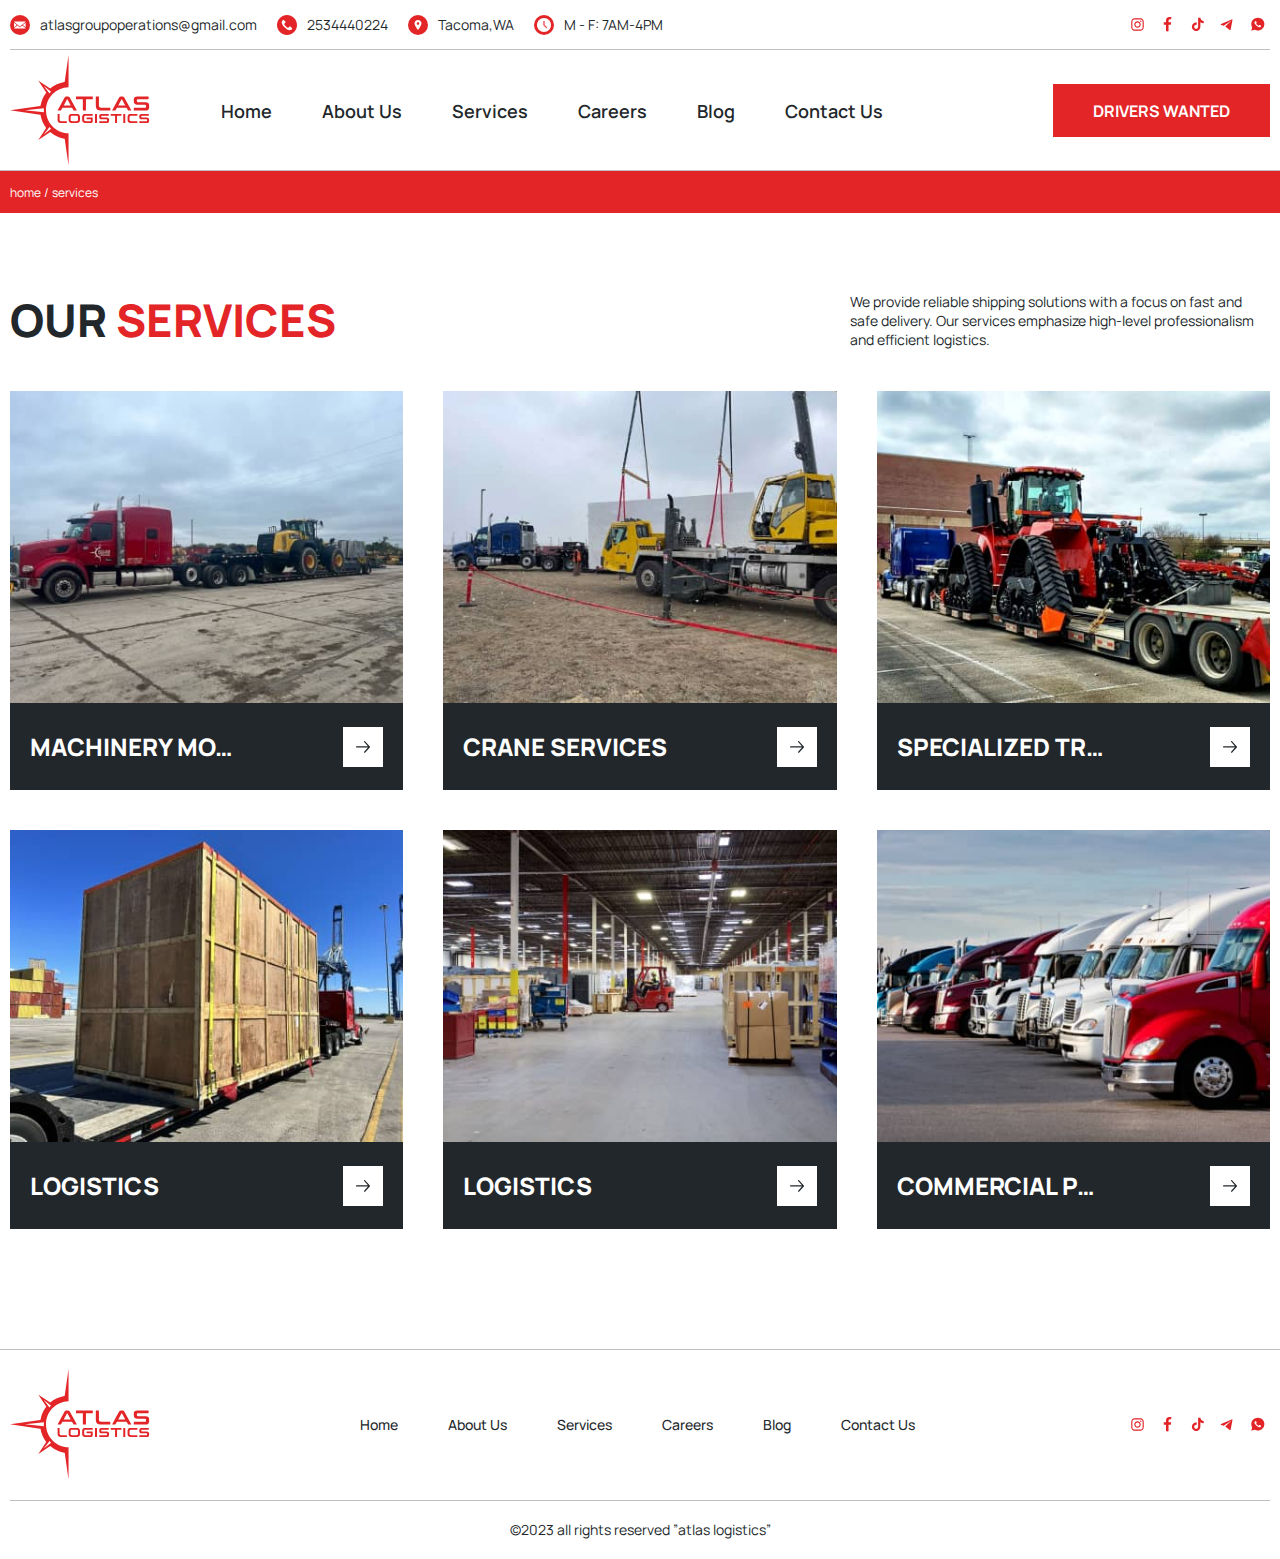
<file: services.html>
<!DOCTYPE html>
<html lang="en">
<head>
    <meta charset="UTF-8">
    <meta name="viewport" content="width=device-width, initial-scale=1.0">
    <title>Document</title>
    <link rel="stylesheet" href="https://cdn.jsdelivr.net/npm/swiper@11/swiper-bundle.min.css" />
    <link rel="stylesheet" href="./style/style.css">
</head>
<body >
    <header>
        <div class="container">
            <div class="header__wrapper">
                <div class="header__wrapper-top">
                    <div class="header__wrapper-top-contacts">
                     <a href="mailto:atlasgroupoperations@gmail.com"> <svg xmlns="http://www.w3.org/2000/svg" width="20" height="20" viewBox="0 0 20 20" fill="none">
                        <circle cx="10" cy="10" r="10" fill="#E32528"/>
                        <path d="M4.05159 12.1829L6.89653 9.99992L4.05159 7.8169C4.03415 7.80346 4.01695 7.78971 4 7.77566V12.2242C4.01694 12.2101 4.03414 12.1964 4.05159 12.1829ZM15.1937 12.725L12.2035 10.4305L9.8306 12.2513L7.45775 10.4305L4.46754 12.725C4.22099 12.9142 4.0586 13.1955 4.01332 13.4999H15.6479C15.6026 13.1955 15.4402 12.9142 15.1937 12.725ZM15.6096 7.8169L12.7647 9.99992L15.6096 12.183C15.6271 12.1964 15.6443 12.2102 15.6612 12.2242V7.77563C15.6443 7.78969 15.627 7.80345 15.6096 7.8169Z" fill="white"/>
                        <path d="M4.4675 7.2749L9.83058 11.3901L15.1936 7.2749C15.4402 7.08572 15.6026 6.80444 15.6479 6.5H4.01331C4.05861 6.80444 4.22098 7.08572 4.4675 7.2749Z" fill="white"/>
                        </svg> atlasgroupoperations@gmail.com</a>
                     <a href="tel:2534440224">
                        <svg xmlns="http://www.w3.org/2000/svg" width="20" height="20" viewBox="0 0 20 20" fill="none">
                            <path d="M17.07 2.92786C13.1642 -0.976781 6.83251 -0.975843 2.92786 2.93001C-0.976781 6.83586 -0.975843 13.1675 2.93001 17.0721C6.83587 20.9768 13.1675 20.9758 17.0721 17.07C18.0006 16.1413 18.737 15.0388 19.2394 13.8254C19.7417 12.6121 20.0002 11.3117 20 9.99848C19.9998 8.68526 19.7409 7.38494 19.2382 6.17176C18.7355 4.95859 17.9987 3.85631 17.07 2.92786ZM15.1446 13.9299L15.1433 13.9312V13.9279L14.6366 14.4312C14.3144 14.7575 13.9136 14.9951 13.4727 15.1212C13.0319 15.2474 12.566 15.2577 12.12 15.1512C11.2061 14.9066 10.3373 14.5172 9.54664 13.9979C8.81202 13.5284 8.13126 12.9795 7.51665 12.3612C6.95116 11.7998 6.44308 11.1835 5.99997 10.5212C5.51529 9.80864 5.13164 9.03237 4.85997 8.21453C4.70727 7.74347 4.68876 7.23918 4.80651 6.75819C4.92426 6.27719 5.17362 5.83848 5.52665 5.49122L6.11997 4.8979C6.28493 4.7322 6.55297 4.73161 6.71864 4.89657L6.71997 4.8979L8.59328 6.77122C8.75899 6.93618 8.75957 7.20422 8.59461 7.36989L8.59328 7.37122L7.49329 8.47121C7.17766 8.7834 7.13797 9.27949 7.39997 9.63789C7.79783 10.1839 8.23808 10.6977 8.71664 11.1746C9.2502 11.7104 9.83025 12.1979 10.45 12.6312C10.808 12.881 11.2935 12.8389 11.6033 12.5312L12.6666 11.4512C12.8316 11.2855 13.0996 11.285 13.2653 11.4499L13.2666 11.4512L15.1433 13.3312C15.309 13.4962 15.3096 13.7642 15.1446 13.9299Z" fill="#E32528"/>
                            </svg>
                            2534440224
                     </a>
                     <div><svg width="20" height="20" viewBox="0 0 20 20" fill="none" xmlns="http://www.w3.org/2000/svg">
                        <circle cx="10" cy="10" r="10" fill="#E32528"/>
                        <g clip-path="url(#clip0_154_1172)">
                        <path d="M9.99983 5C8.08636 5 6.52966 6.55692 6.52966 8.47045C6.52966 10.3124 9.67821 14.6158 9.81227 14.798L9.93739 14.9683C9.94457 14.9781 9.95397 14.9861 9.96482 14.9916C9.97567 14.9971 9.98766 15 9.99983 15C10.0121 15 10.0241 14.9972 10.035 14.9916C10.0459 14.9861 10.0554 14.9781 10.0627 14.9683L10.1877 14.798C10.3218 14.6158 13.4703 10.3124 13.4703 8.47045C13.4703 6.55692 11.9134 5 9.99983 5ZM9.99983 7.22734C10.6854 7.22734 11.2429 7.78487 11.2429 8.47045C11.2429 9.15567 10.6854 9.71355 9.99983 9.71355C9.31463 9.71355 8.75672 9.15567 8.75672 8.47045C8.75672 7.78487 9.31461 7.22734 9.99983 7.22734Z" fill="white"/>
                        </g>
                        <defs>
                        <clipPath id="clip0_154_1172">
                        <rect width="10" height="10" fill="white" transform="translate(5 5)"/>
                        </clipPath>
                        </defs>
                        </svg>
                        
                        Tacoma,WA</div>
                     <div>
                        <svg width="20" height="20" viewBox="0 0 20 20" fill="none" xmlns="http://www.w3.org/2000/svg">
                            <circle cx="10" cy="10" r="10" fill="#E32528"/>
                            <path d="M10 17C13.866 17 17 13.866 17 10C17 6.13401 13.866 3 10 3C6.13401 3 3 6.13401 3 10C3 13.866 6.13401 17 10 17Z" fill="white"/>
                            <path fill-rule="evenodd" clip-rule="evenodd" d="M9.9763 6.27043C10.0431 6.27043 10.1072 6.29698 10.1545 6.34424C10.2018 6.3915 10.2283 6.4556 10.2283 6.52244V9.93751L12.698 12.4075C12.7221 12.4308 12.7413 12.4586 12.7545 12.4894C12.7677 12.5201 12.7746 12.5532 12.7749 12.5866C12.7752 12.6201 12.7688 12.6533 12.7562 12.6842C12.7435 12.7152 12.7248 12.7434 12.7011 12.767C12.6775 12.7907 12.6493 12.8094 12.6184 12.8221C12.5874 12.8347 12.5542 12.8411 12.5207 12.8408C12.4873 12.8405 12.4542 12.8336 12.4235 12.8204C12.3927 12.8072 12.3649 12.788 12.3417 12.7639L9.72412 10.1463V6.52227C9.72412 6.45544 9.75067 6.39134 9.79793 6.34408C9.84519 6.29681 9.90929 6.27026 9.97613 6.27026L9.9763 6.27043Z" fill="#E32528"/>
                            <path fill-rule="evenodd" clip-rule="evenodd" d="M9.72412 6.52213L9.72412 10.1463L12.3417 12.7639C12.3649 12.788 12.3927 12.8072 12.4235 12.8204C12.4542 12.8336 12.4873 12.8405 12.5207 12.8408C12.5542 12.8411 12.5874 12.8347 12.6184 12.8221C12.6493 12.8094 12.6775 12.7907 12.7011 12.767C12.7248 12.7434 12.7435 12.7152 12.7562 12.6842C12.7688 12.6533 12.7752 12.6201 12.7749 12.5866C12.7746 12.5532 12.7677 12.5201 12.7545 12.4893C12.7413 12.4586 12.7221 12.4308 12.698 12.4075L10.2283 9.93751V6.52244C10.2283 6.4556 10.2018 6.3915 10.1545 6.34424C10.1072 6.29698 10.0431 6.27043 9.9763 6.27043C9.90946 6.27043 9.84519 6.29681 9.79793 6.34407C9.75078 6.39122 9.72425 6.45546 9.72412 6.52213ZM10.1626 5.9166L10.1345 5.88843H9.97613C9.80802 5.88843 9.6468 5.95521 9.52793 6.07408C9.40906 6.19295 9.34229 6.35417 9.34229 6.52227V10.3045L12.0699 13.0321C12.1278 13.0912 12.1967 13.1385 12.2728 13.1712C12.3501 13.2044 12.4333 13.2219 12.5174 13.2226C12.6016 13.2234 12.685 13.2073 12.7629 13.1755C12.8408 13.1436 12.9116 13.0965 12.9711 13.037C13.0306 12.9775 13.0777 12.9067 13.1096 12.8288C13.1414 12.7509 13.1575 12.6675 13.1568 12.5833C13.156 12.4991 13.1385 12.416 13.1053 12.3386C13.0726 12.2626 13.0254 12.1936 12.9662 12.1357L10.6101 9.77937V6.52244C10.6101 6.35433 10.5434 6.19311 10.4245 6.07424C10.3507 6.00045 10.2606 5.94673 10.1626 5.9166Z" fill="#E32528"/>
                            </svg>
                            
                            
                        M - F: 7AM-4PM</div>   
                    </div>
                    <div class="header__wrapper-top-social">
                        <a href="">
                            <svg width="25" height="25" viewBox="0 0 25 25" fill="none" xmlns="http://www.w3.org/2000/svg">
                                <rect width="25" height="25" fill="white"/>
                                <path d="M12.5 7.37952C14.1566 7.37952 14.3825 7.37952 15.0602 7.37952C15.6627 7.37952 15.9639 7.53012 16.1898 7.60542C16.491 7.75602 16.7169 7.83133 16.9428 8.05723C17.1687 8.28313 17.3193 8.50904 17.3946 8.81024C17.4699 9.03615 17.5452 9.33735 17.6205 9.93976C17.6205 10.6175 17.6205 10.7681 17.6205 12.5C17.6205 14.2319 17.6205 14.3825 17.6205 15.0602C17.6205 15.6627 17.4699 15.9639 17.3946 16.1898C17.244 16.491 17.1687 16.7169 16.9428 16.9428C16.7169 17.1687 16.491 17.3193 16.1898 17.3946C15.9639 17.4699 15.6627 17.5452 15.0602 17.6205C14.3825 17.6205 14.2319 17.6205 12.5 17.6205C10.7681 17.6205 10.6175 17.6205 9.93976 17.6205C9.33735 17.6205 9.03615 17.4699 8.81024 17.3946C8.50904 17.244 8.28313 17.1687 8.05723 16.9428C7.83133 16.7169 7.68072 16.491 7.60542 16.1898C7.53012 15.9639 7.45482 15.6627 7.37952 15.0602C7.37952 14.3825 7.37952 14.2319 7.37952 12.5C7.37952 10.7681 7.37952 10.6175 7.37952 9.93976C7.37952 9.33735 7.53012 9.03615 7.60542 8.81024C7.75602 8.50904 7.83133 8.28313 8.05723 8.05723C8.28313 7.83133 8.50904 7.68072 8.81024 7.60542C9.03615 7.53012 9.33735 7.45482 9.93976 7.37952C10.6175 7.37952 10.8434 7.37952 12.5 7.37952ZM12.5 6.25C10.7681 6.25 10.6175 6.25 9.93976 6.25C9.26205 6.25 8.81024 6.4006 8.43374 6.55121C8.05723 6.70181 7.68072 6.92771 7.30422 7.30422C6.92771 7.68072 6.77711 7.98193 6.55121 8.43374C6.4006 8.81024 6.3253 9.26205 6.25 9.93976C6.25 10.6175 6.25 10.8434 6.25 12.5C6.25 14.2319 6.25 14.3825 6.25 15.0602C6.25 15.738 6.4006 16.1898 6.55121 16.5663C6.70181 16.9428 6.92771 17.3193 7.30422 17.6958C7.68072 18.0723 7.98193 18.2229 8.43374 18.4488C8.81024 18.5994 9.26205 18.6747 9.93976 18.75C10.6175 18.75 10.8434 18.75 12.5 18.75C14.1566 18.75 14.3825 18.75 15.0602 18.75C15.738 18.75 16.1898 18.5994 16.5663 18.4488C16.9428 18.2982 17.3193 18.0723 17.6958 17.6958C18.0723 17.3193 18.2229 17.0181 18.4488 16.5663C18.5994 16.1898 18.6747 15.738 18.75 15.0602C18.75 14.3825 18.75 14.1566 18.75 12.5C18.75 10.8434 18.75 10.6175 18.75 9.93976C18.75 9.26205 18.5994 8.81024 18.4488 8.43374C18.2982 8.05723 18.0723 7.68072 17.6958 7.30422C17.3193 6.92771 17.0181 6.77711 16.5663 6.55121C16.1898 6.4006 15.738 6.3253 15.0602 6.25C14.3825 6.25 14.2319 6.25 12.5 6.25Z" fill="#E32528"/>
                                <path d="M12.5 9.26205C10.6928 9.26205 9.26205 10.6928 9.26205 12.5C9.26205 14.3072 10.6928 15.738 12.5 15.738C14.3072 15.738 15.738 14.3072 15.738 12.5C15.738 10.6928 14.3072 9.26205 12.5 9.26205ZM12.5 14.6084C11.3705 14.6084 10.3916 13.7048 10.3916 12.5C10.3916 11.3705 11.2952 10.3916 12.5 10.3916C13.6295 10.3916 14.6084 11.2952 14.6084 12.5C14.6084 13.6295 13.6295 14.6084 12.5 14.6084Z" fill="#E32528"/>
                                <path d="M15.8133 9.93976C16.2291 9.93976 16.5663 9.60262 16.5663 9.18675C16.5663 8.77087 16.2291 8.43374 15.8133 8.43374C15.3974 8.43374 15.0602 8.77087 15.0602 9.18675C15.0602 9.60262 15.3974 9.93976 15.8133 9.93976Z" fill="#E32528"/>
                                </svg>
                                
                        </a>
                        <a href="">
                            <svg width="25" height="25" viewBox="0 0 25 25" fill="none" xmlns="http://www.w3.org/2000/svg">
                                <rect width="25" height="25" fill="white"/>
                                <path d="M13.5357 12.728H15.862L16.2273 10.3503H13.5352V9.05084C13.5352 8.06312 13.856 7.18726 14.7743 7.18726H16.25V5.11234C15.9907 5.07711 15.4424 5 14.4062 5C12.2426 5 10.9742 6.14956 10.9742 8.76856V10.3503H8.75V12.728H10.9742V19.2631C11.4146 19.3298 11.8608 19.375 12.3188 19.375C12.7328 19.375 13.1368 19.3369 13.5357 19.2827V12.728Z" fill="#E32528"/>
                                </svg>
                                
                                
                        </a>
                        <a href="">
                            <svg width="25" height="25" viewBox="0 0 25 25" fill="none" xmlns="http://www.w3.org/2000/svg">
                                <rect width="25" height="25" fill="white"/>
                                <path d="M18.7351 8.90852C17.8643 8.90849 17.0292 8.56254 16.4134 7.94677C15.7977 7.331 15.4518 6.49585 15.4518 5.62503H13.1059V14.8109C13.1055 15.2297 12.9733 15.6377 12.728 15.9772C12.4827 16.3167 12.1368 16.5703 11.7393 16.7022C11.3418 16.834 10.9128 16.8375 10.5133 16.7119C10.1137 16.5864 9.76381 16.3383 9.51312 16.0028C9.26244 15.6674 9.12371 15.2615 9.11659 14.8427C9.10947 14.424 9.23432 14.0136 9.47346 13.6698C9.71259 13.326 10.0539 13.0661 10.4489 12.9271C10.844 12.7881 11.2728 12.7769 11.6745 12.8952V10.6149C10.8207 10.4997 9.95213 10.6478 9.18471 11.0393C8.41728 11.4309 7.78757 12.0472 7.37965 12.806C6.97174 13.5649 6.80503 14.4301 6.90179 15.2862C6.99856 16.1422 7.35419 16.9484 7.9212 17.597C8.4882 18.2457 9.2396 18.7059 10.0751 18.9163C10.9105 19.1266 11.7903 19.0771 12.5968 18.7743C13.4034 18.4715 14.0984 17.9298 14.589 17.2216C15.0796 16.5134 15.3425 15.6724 15.3425 14.8109L15.4109 10.1677C16.3748 10.8753 17.5397 11.256 18.7354 11.2542L18.7351 8.90852Z" fill="#E32528"/>
                                </svg>
                                
                                
                        </a>
                        <a href="">
                            <svg width="25" height="25" viewBox="0 0 25 25" fill="none" xmlns="http://www.w3.org/2000/svg">
                                <rect width="25" height="25" fill="white"/>
                                <path d="M17.5 7.87639L15.6216 17.6827C15.6216 17.6827 15.3588 18.3626 14.6368 18.0365L10.3029 14.5954L10.2828 14.5852C10.8682 14.0409 15.4077 9.81416 15.6062 9.62258C15.9133 9.32585 15.7226 9.14921 15.366 9.37335L8.6605 13.7831L6.07352 12.8817C6.07352 12.8817 5.66641 12.7318 5.62725 12.4057C5.58756 12.0791 6.08692 11.9024 6.08692 11.9024L16.6332 7.61809C16.6332 7.61809 17.5 7.22371 17.5 7.87639Z" fill="#E32528"/>
                                </svg>
                                
                        </a>
                        <a href="">
                            <svg width="25" height="25" viewBox="0 0 25 25" fill="none" xmlns="http://www.w3.org/2000/svg">
                                <rect width="25" height="25" fill="white"/>
                                <path d="M17.4543 7.53906C16.2195 6.30859 14.5732 5.625 12.8354 5.625C9.22256 5.625 6.29573 8.54167 6.29573 12.1419C6.29573 13.2812 6.61585 14.4206 7.16463 15.3776L6.25 18.75L9.72561 17.8385C10.686 18.3398 11.7378 18.6133 12.8354 18.6133C16.4482 18.6133 19.375 15.6966 19.375 12.0964C19.3293 10.4102 18.689 8.76953 17.4543 7.53906ZM15.9909 14.4661C15.8537 14.8307 15.2134 15.1953 14.8933 15.2409C14.6189 15.2865 14.253 15.2865 13.8872 15.1953C13.6585 15.1042 13.3384 15.013 12.9726 14.8307C11.3262 14.1471 10.2744 12.5065 10.1829 12.3698C10.0915 12.2786 9.49695 11.5039 9.49695 10.6836C9.49695 9.86328 9.90854 9.4987 10.0457 9.31641C10.1829 9.13411 10.3659 9.13411 10.503 9.13411C10.5945 9.13411 10.7317 9.13411 10.8232 9.13411C10.9146 9.13411 11.0518 9.08854 11.189 9.40755C11.3262 9.72656 11.6463 10.5469 11.6921 10.5924C11.7378 10.6836 11.7378 10.7747 11.6921 10.8659C11.6463 10.957 11.6006 11.0482 11.5091 11.1393C11.4177 11.2305 11.3262 11.3672 11.2805 11.4128C11.189 11.5039 11.0976 11.5951 11.189 11.7318C11.2805 11.9141 11.6006 12.4154 12.1037 12.8711C12.7439 13.418 13.247 13.6003 13.4299 13.6914C13.6128 13.7826 13.7043 13.737 13.7957 13.6458C13.8872 13.5547 14.2073 13.1901 14.2988 13.0078C14.3902 12.8255 14.5274 12.8711 14.6646 12.9167C14.8018 12.9622 15.625 13.3724 15.7622 13.4635C15.9451 13.5547 16.0366 13.6003 16.0823 13.6458C16.128 13.7826 16.128 14.1016 15.9909 14.4661Z" fill="#E32528"/>
                                </svg>
                                
                        </a>
                    
                </div>
                </div>
                <div class="header__wrapper-bottom">
                   <img src="./images/logo.svg" alt="Atlas Logistics">
                   <nav class="nav">
                    <ul>
                        
                        <li><a href="#">Home</a></li>
                        <li><a href="./about.html">About us</a></li>
                        <li><a href="./services.html">Services</a></li>
                        <li><a href="./careers.html">Careers</a></li>
                        <li><a href="./blog.html">Blog</a></li>
                        <li><a href="./contact.html">Contact us</a></li>
                        <li><a href="" class="btn">Drivers Wanted</a></li>
                        <li>
                            <div class="header__wrapper-top">
                                <div class="header__wrapper-top-contacts">
                                 <a href="mailto:atlasgroupoperations@gmail.com"> <svg xmlns="http://www.w3.org/2000/svg" width="20" height="20" viewBox="0 0 20 20" fill="none">
                                    <circle cx="10" cy="10" r="10" fill="#E32528"/>
                                    <path d="M4.05159 12.1829L6.89653 9.99992L4.05159 7.8169C4.03415 7.80346 4.01695 7.78971 4 7.77566V12.2242C4.01694 12.2101 4.03414 12.1964 4.05159 12.1829ZM15.1937 12.725L12.2035 10.4305L9.8306 12.2513L7.45775 10.4305L4.46754 12.725C4.22099 12.9142 4.0586 13.1955 4.01332 13.4999H15.6479C15.6026 13.1955 15.4402 12.9142 15.1937 12.725ZM15.6096 7.8169L12.7647 9.99992L15.6096 12.183C15.6271 12.1964 15.6443 12.2102 15.6612 12.2242V7.77563C15.6443 7.78969 15.627 7.80345 15.6096 7.8169Z" fill="white"/>
                                    <path d="M4.4675 7.2749L9.83058 11.3901L15.1936 7.2749C15.4402 7.08572 15.6026 6.80444 15.6479 6.5H4.01331C4.05861 6.80444 4.22098 7.08572 4.4675 7.2749Z" fill="white"/>
                                    </svg> atlasgroupoperations@gmail.com</a>
                                 <a href="tel:2534440224">
                                    <svg xmlns="http://www.w3.org/2000/svg" width="20" height="20" viewBox="0 0 20 20" fill="none">
                                        <path d="M17.07 2.92786C13.1642 -0.976781 6.83251 -0.975843 2.92786 2.93001C-0.976781 6.83586 -0.975843 13.1675 2.93001 17.0721C6.83587 20.9768 13.1675 20.9758 17.0721 17.07C18.0006 16.1413 18.737 15.0388 19.2394 13.8254C19.7417 12.6121 20.0002 11.3117 20 9.99848C19.9998 8.68526 19.7409 7.38494 19.2382 6.17176C18.7355 4.95859 17.9987 3.85631 17.07 2.92786ZM15.1446 13.9299L15.1433 13.9312V13.9279L14.6366 14.4312C14.3144 14.7575 13.9136 14.9951 13.4727 15.1212C13.0319 15.2474 12.566 15.2577 12.12 15.1512C11.2061 14.9066 10.3373 14.5172 9.54664 13.9979C8.81202 13.5284 8.13126 12.9795 7.51665 12.3612C6.95116 11.7998 6.44308 11.1835 5.99997 10.5212C5.51529 9.80864 5.13164 9.03237 4.85997 8.21453C4.70727 7.74347 4.68876 7.23918 4.80651 6.75819C4.92426 6.27719 5.17362 5.83848 5.52665 5.49122L6.11997 4.8979C6.28493 4.7322 6.55297 4.73161 6.71864 4.89657L6.71997 4.8979L8.59328 6.77122C8.75899 6.93618 8.75957 7.20422 8.59461 7.36989L8.59328 7.37122L7.49329 8.47121C7.17766 8.7834 7.13797 9.27949 7.39997 9.63789C7.79783 10.1839 8.23808 10.6977 8.71664 11.1746C9.2502 11.7104 9.83025 12.1979 10.45 12.6312C10.808 12.881 11.2935 12.8389 11.6033 12.5312L12.6666 11.4512C12.8316 11.2855 13.0996 11.285 13.2653 11.4499L13.2666 11.4512L15.1433 13.3312C15.309 13.4962 15.3096 13.7642 15.1446 13.9299Z" fill="#E32528"/>
                                        </svg>
                                        2534440224
                                 </a>
                                 <div><svg width="20" height="20" viewBox="0 0 20 20" fill="none" xmlns="http://www.w3.org/2000/svg">
                                    <circle cx="10" cy="10" r="10" fill="#E32528"/>
                                    <g clip-path="url(#clip0_154_1172)">
                                    <path d="M9.99983 5C8.08636 5 6.52966 6.55692 6.52966 8.47045C6.52966 10.3124 9.67821 14.6158 9.81227 14.798L9.93739 14.9683C9.94457 14.9781 9.95397 14.9861 9.96482 14.9916C9.97567 14.9971 9.98766 15 9.99983 15C10.0121 15 10.0241 14.9972 10.035 14.9916C10.0459 14.9861 10.0554 14.9781 10.0627 14.9683L10.1877 14.798C10.3218 14.6158 13.4703 10.3124 13.4703 8.47045C13.4703 6.55692 11.9134 5 9.99983 5ZM9.99983 7.22734C10.6854 7.22734 11.2429 7.78487 11.2429 8.47045C11.2429 9.15567 10.6854 9.71355 9.99983 9.71355C9.31463 9.71355 8.75672 9.15567 8.75672 8.47045C8.75672 7.78487 9.31461 7.22734 9.99983 7.22734Z" fill="white"/>
                                    </g>
                                    <defs>
                                    <clipPath id="clip0_154_1172">
                                    <rect width="10" height="10" fill="white" transform="translate(5 5)"/>
                                    </clipPath>
                                    </defs>
                                    </svg>
                                    
                                    Tacoma,WA</div>
                                 <div>
                                    <svg width="20" height="20" viewBox="0 0 20 20" fill="none" xmlns="http://www.w3.org/2000/svg">
                                        <circle cx="10" cy="10" r="10" fill="#E32528"/>
                                        <path d="M10 17C13.866 17 17 13.866 17 10C17 6.13401 13.866 3 10 3C6.13401 3 3 6.13401 3 10C3 13.866 6.13401 17 10 17Z" fill="white"/>
                                        <path fill-rule="evenodd" clip-rule="evenodd" d="M9.9763 6.27043C10.0431 6.27043 10.1072 6.29698 10.1545 6.34424C10.2018 6.3915 10.2283 6.4556 10.2283 6.52244V9.93751L12.698 12.4075C12.7221 12.4308 12.7413 12.4586 12.7545 12.4894C12.7677 12.5201 12.7746 12.5532 12.7749 12.5866C12.7752 12.6201 12.7688 12.6533 12.7562 12.6842C12.7435 12.7152 12.7248 12.7434 12.7011 12.767C12.6775 12.7907 12.6493 12.8094 12.6184 12.8221C12.5874 12.8347 12.5542 12.8411 12.5207 12.8408C12.4873 12.8405 12.4542 12.8336 12.4235 12.8204C12.3927 12.8072 12.3649 12.788 12.3417 12.7639L9.72412 10.1463V6.52227C9.72412 6.45544 9.75067 6.39134 9.79793 6.34408C9.84519 6.29681 9.90929 6.27026 9.97613 6.27026L9.9763 6.27043Z" fill="#E32528"/>
                                        <path fill-rule="evenodd" clip-rule="evenodd" d="M9.72412 6.52213L9.72412 10.1463L12.3417 12.7639C12.3649 12.788 12.3927 12.8072 12.4235 12.8204C12.4542 12.8336 12.4873 12.8405 12.5207 12.8408C12.5542 12.8411 12.5874 12.8347 12.6184 12.8221C12.6493 12.8094 12.6775 12.7907 12.7011 12.767C12.7248 12.7434 12.7435 12.7152 12.7562 12.6842C12.7688 12.6533 12.7752 12.6201 12.7749 12.5866C12.7746 12.5532 12.7677 12.5201 12.7545 12.4893C12.7413 12.4586 12.7221 12.4308 12.698 12.4075L10.2283 9.93751V6.52244C10.2283 6.4556 10.2018 6.3915 10.1545 6.34424C10.1072 6.29698 10.0431 6.27043 9.9763 6.27043C9.90946 6.27043 9.84519 6.29681 9.79793 6.34407C9.75078 6.39122 9.72425 6.45546 9.72412 6.52213ZM10.1626 5.9166L10.1345 5.88843H9.97613C9.80802 5.88843 9.6468 5.95521 9.52793 6.07408C9.40906 6.19295 9.34229 6.35417 9.34229 6.52227V10.3045L12.0699 13.0321C12.1278 13.0912 12.1967 13.1385 12.2728 13.1712C12.3501 13.2044 12.4333 13.2219 12.5174 13.2226C12.6016 13.2234 12.685 13.2073 12.7629 13.1755C12.8408 13.1436 12.9116 13.0965 12.9711 13.037C13.0306 12.9775 13.0777 12.9067 13.1096 12.8288C13.1414 12.7509 13.1575 12.6675 13.1568 12.5833C13.156 12.4991 13.1385 12.416 13.1053 12.3386C13.0726 12.2626 13.0254 12.1936 12.9662 12.1357L10.6101 9.77937V6.52244C10.6101 6.35433 10.5434 6.19311 10.4245 6.07424C10.3507 6.00045 10.2606 5.94673 10.1626 5.9166Z" fill="#E32528"/>
                                        </svg>
                                        
                                        
                                    M - F: 7AM-4PM</div>   
                                </div>
                                <div class="header__wrapper-top-social">
                                    <a href="">
                                        <svg width="25" height="25" viewBox="0 0 25 25" fill="none" xmlns="http://www.w3.org/2000/svg">
                                            <rect width="25" height="25" fill="white"/>
                                            <path d="M12.5 7.37952C14.1566 7.37952 14.3825 7.37952 15.0602 7.37952C15.6627 7.37952 15.9639 7.53012 16.1898 7.60542C16.491 7.75602 16.7169 7.83133 16.9428 8.05723C17.1687 8.28313 17.3193 8.50904 17.3946 8.81024C17.4699 9.03615 17.5452 9.33735 17.6205 9.93976C17.6205 10.6175 17.6205 10.7681 17.6205 12.5C17.6205 14.2319 17.6205 14.3825 17.6205 15.0602C17.6205 15.6627 17.4699 15.9639 17.3946 16.1898C17.244 16.491 17.1687 16.7169 16.9428 16.9428C16.7169 17.1687 16.491 17.3193 16.1898 17.3946C15.9639 17.4699 15.6627 17.5452 15.0602 17.6205C14.3825 17.6205 14.2319 17.6205 12.5 17.6205C10.7681 17.6205 10.6175 17.6205 9.93976 17.6205C9.33735 17.6205 9.03615 17.4699 8.81024 17.3946C8.50904 17.244 8.28313 17.1687 8.05723 16.9428C7.83133 16.7169 7.68072 16.491 7.60542 16.1898C7.53012 15.9639 7.45482 15.6627 7.37952 15.0602C7.37952 14.3825 7.37952 14.2319 7.37952 12.5C7.37952 10.7681 7.37952 10.6175 7.37952 9.93976C7.37952 9.33735 7.53012 9.03615 7.60542 8.81024C7.75602 8.50904 7.83133 8.28313 8.05723 8.05723C8.28313 7.83133 8.50904 7.68072 8.81024 7.60542C9.03615 7.53012 9.33735 7.45482 9.93976 7.37952C10.6175 7.37952 10.8434 7.37952 12.5 7.37952ZM12.5 6.25C10.7681 6.25 10.6175 6.25 9.93976 6.25C9.26205 6.25 8.81024 6.4006 8.43374 6.55121C8.05723 6.70181 7.68072 6.92771 7.30422 7.30422C6.92771 7.68072 6.77711 7.98193 6.55121 8.43374C6.4006 8.81024 6.3253 9.26205 6.25 9.93976C6.25 10.6175 6.25 10.8434 6.25 12.5C6.25 14.2319 6.25 14.3825 6.25 15.0602C6.25 15.738 6.4006 16.1898 6.55121 16.5663C6.70181 16.9428 6.92771 17.3193 7.30422 17.6958C7.68072 18.0723 7.98193 18.2229 8.43374 18.4488C8.81024 18.5994 9.26205 18.6747 9.93976 18.75C10.6175 18.75 10.8434 18.75 12.5 18.75C14.1566 18.75 14.3825 18.75 15.0602 18.75C15.738 18.75 16.1898 18.5994 16.5663 18.4488C16.9428 18.2982 17.3193 18.0723 17.6958 17.6958C18.0723 17.3193 18.2229 17.0181 18.4488 16.5663C18.5994 16.1898 18.6747 15.738 18.75 15.0602C18.75 14.3825 18.75 14.1566 18.75 12.5C18.75 10.8434 18.75 10.6175 18.75 9.93976C18.75 9.26205 18.5994 8.81024 18.4488 8.43374C18.2982 8.05723 18.0723 7.68072 17.6958 7.30422C17.3193 6.92771 17.0181 6.77711 16.5663 6.55121C16.1898 6.4006 15.738 6.3253 15.0602 6.25C14.3825 6.25 14.2319 6.25 12.5 6.25Z" fill="#E32528"/>
                                            <path d="M12.5 9.26205C10.6928 9.26205 9.26205 10.6928 9.26205 12.5C9.26205 14.3072 10.6928 15.738 12.5 15.738C14.3072 15.738 15.738 14.3072 15.738 12.5C15.738 10.6928 14.3072 9.26205 12.5 9.26205ZM12.5 14.6084C11.3705 14.6084 10.3916 13.7048 10.3916 12.5C10.3916 11.3705 11.2952 10.3916 12.5 10.3916C13.6295 10.3916 14.6084 11.2952 14.6084 12.5C14.6084 13.6295 13.6295 14.6084 12.5 14.6084Z" fill="#E32528"/>
                                            <path d="M15.8133 9.93976C16.2291 9.93976 16.5663 9.60262 16.5663 9.18675C16.5663 8.77087 16.2291 8.43374 15.8133 8.43374C15.3974 8.43374 15.0602 8.77087 15.0602 9.18675C15.0602 9.60262 15.3974 9.93976 15.8133 9.93976Z" fill="#E32528"/>
                                            </svg>
                                            
                                    </a>
                                    <a href="">
                                        <svg width="25" height="25" viewBox="0 0 25 25" fill="none" xmlns="http://www.w3.org/2000/svg">
                                            <rect width="25" height="25" fill="white"/>
                                            <path d="M13.5357 12.728H15.862L16.2273 10.3503H13.5352V9.05084C13.5352 8.06312 13.856 7.18726 14.7743 7.18726H16.25V5.11234C15.9907 5.07711 15.4424 5 14.4062 5C12.2426 5 10.9742 6.14956 10.9742 8.76856V10.3503H8.75V12.728H10.9742V19.2631C11.4146 19.3298 11.8608 19.375 12.3188 19.375C12.7328 19.375 13.1368 19.3369 13.5357 19.2827V12.728Z" fill="#E32528"/>
                                            </svg>
                                            
                                            
                                    </a>
                                    <a href="">
                                        <svg width="25" height="25" viewBox="0 0 25 25" fill="none" xmlns="http://www.w3.org/2000/svg">
                                            <rect width="25" height="25" fill="white"/>
                                            <path d="M18.7351 8.90852C17.8643 8.90849 17.0292 8.56254 16.4134 7.94677C15.7977 7.331 15.4518 6.49585 15.4518 5.62503H13.1059V14.8109C13.1055 15.2297 12.9733 15.6377 12.728 15.9772C12.4827 16.3167 12.1368 16.5703 11.7393 16.7022C11.3418 16.834 10.9128 16.8375 10.5133 16.7119C10.1137 16.5864 9.76381 16.3383 9.51312 16.0028C9.26244 15.6674 9.12371 15.2615 9.11659 14.8427C9.10947 14.424 9.23432 14.0136 9.47346 13.6698C9.71259 13.326 10.0539 13.0661 10.4489 12.9271C10.844 12.7881 11.2728 12.7769 11.6745 12.8952V10.6149C10.8207 10.4997 9.95213 10.6478 9.18471 11.0393C8.41728 11.4309 7.78757 12.0472 7.37965 12.806C6.97174 13.5649 6.80503 14.4301 6.90179 15.2862C6.99856 16.1422 7.35419 16.9484 7.9212 17.597C8.4882 18.2457 9.2396 18.7059 10.0751 18.9163C10.9105 19.1266 11.7903 19.0771 12.5968 18.7743C13.4034 18.4715 14.0984 17.9298 14.589 17.2216C15.0796 16.5134 15.3425 15.6724 15.3425 14.8109L15.4109 10.1677C16.3748 10.8753 17.5397 11.256 18.7354 11.2542L18.7351 8.90852Z" fill="#E32528"/>
                                            </svg>
                                            
                                            
                                    </a>
                                    <a href="">
                                        <svg width="25" height="25" viewBox="0 0 25 25" fill="none" xmlns="http://www.w3.org/2000/svg">
                                            <rect width="25" height="25" fill="white"/>
                                            <path d="M17.5 7.87639L15.6216 17.6827C15.6216 17.6827 15.3588 18.3626 14.6368 18.0365L10.3029 14.5954L10.2828 14.5852C10.8682 14.0409 15.4077 9.81416 15.6062 9.62258C15.9133 9.32585 15.7226 9.14921 15.366 9.37335L8.6605 13.7831L6.07352 12.8817C6.07352 12.8817 5.66641 12.7318 5.62725 12.4057C5.58756 12.0791 6.08692 11.9024 6.08692 11.9024L16.6332 7.61809C16.6332 7.61809 17.5 7.22371 17.5 7.87639Z" fill="#E32528"/>
                                            </svg>
                                            
                                    </a>
                                    <a href="">
                                        <svg width="25" height="25" viewBox="0 0 25 25" fill="none" xmlns="http://www.w3.org/2000/svg">
                                            <rect width="25" height="25" fill="white"/>
                                            <path d="M17.4543 7.53906C16.2195 6.30859 14.5732 5.625 12.8354 5.625C9.22256 5.625 6.29573 8.54167 6.29573 12.1419C6.29573 13.2812 6.61585 14.4206 7.16463 15.3776L6.25 18.75L9.72561 17.8385C10.686 18.3398 11.7378 18.6133 12.8354 18.6133C16.4482 18.6133 19.375 15.6966 19.375 12.0964C19.3293 10.4102 18.689 8.76953 17.4543 7.53906ZM15.9909 14.4661C15.8537 14.8307 15.2134 15.1953 14.8933 15.2409C14.6189 15.2865 14.253 15.2865 13.8872 15.1953C13.6585 15.1042 13.3384 15.013 12.9726 14.8307C11.3262 14.1471 10.2744 12.5065 10.1829 12.3698C10.0915 12.2786 9.49695 11.5039 9.49695 10.6836C9.49695 9.86328 9.90854 9.4987 10.0457 9.31641C10.1829 9.13411 10.3659 9.13411 10.503 9.13411C10.5945 9.13411 10.7317 9.13411 10.8232 9.13411C10.9146 9.13411 11.0518 9.08854 11.189 9.40755C11.3262 9.72656 11.6463 10.5469 11.6921 10.5924C11.7378 10.6836 11.7378 10.7747 11.6921 10.8659C11.6463 10.957 11.6006 11.0482 11.5091 11.1393C11.4177 11.2305 11.3262 11.3672 11.2805 11.4128C11.189 11.5039 11.0976 11.5951 11.189 11.7318C11.2805 11.9141 11.6006 12.4154 12.1037 12.8711C12.7439 13.418 13.247 13.6003 13.4299 13.6914C13.6128 13.7826 13.7043 13.737 13.7957 13.6458C13.8872 13.5547 14.2073 13.1901 14.2988 13.0078C14.3902 12.8255 14.5274 12.8711 14.6646 12.9167C14.8018 12.9622 15.625 13.3724 15.7622 13.4635C15.9451 13.5547 16.0366 13.6003 16.0823 13.6458C16.128 13.7826 16.128 14.1016 15.9909 14.4661Z" fill="#E32528"/>
                                            </svg>
                                            
                                    </a>
                                
                            </div>
                            </div>    
                        </li>
                    </ul>
                   </nav>
                   <a href="" class="btn">Drivers Wanted</a>
                   <div class="menuBtns header-btn" data-menu="burger">
                    <div class="icon-left icon"></div>
                    <div class="icon-right icon"></div>
                  </div>
                </div>
            </div>
        </div>
    </header>
    <main class="services-page">
        <div class="breadcrumbs">
            <div class="container">
                <a href="">home</a>
                <span>/</span>
                <span>services</span></div>
        </div>
        <section class="services">
            <div class="container">
                <div class="services__container">
                    <div class="services__container-title">
                        <h2>Our <span>services</span></h2>
                        <p>We provide reliable shipping solutions with a focus on fast and safe delivery. Our services emphasize high-level professionalism and efficient logistics.</p>
                    </div>
                    <div class="services__container-block">
                        <a href="#"  class="services__container-block-item">
                            <img src="./images/service-img1.jpg" alt="">
                            <div class="">
                                <p>MACHINERY MOVING</p>
                                <svg width="40" height="40" viewBox="0 0 40 40" fill="none" xmlns="http://www.w3.org/2000/svg">
                                    <rect width="40" height="40" fill="#22272B"/>
                                    <path fill-rule="evenodd" clip-rule="evenodd" d="M21.1757 14.1928C21.4101 13.9357 21.79 13.9357 22.0243 14.1928L26.8243 19.4577C27.0586 19.7147 27.0586 20.1314 26.8243 20.3884L22.0243 25.6534C21.79 25.9104 21.4101 25.9104 21.1757 25.6534C20.9414 25.3964 20.9414 24.9797 21.1757 24.7227L24.9515 20.5812H13.6C13.2686 20.5812 13 20.2865 13 19.9231C13 19.5596 13.2686 19.265 13.6 19.265H24.9515L21.1757 15.1235C20.9414 14.8665 20.9414 14.4498 21.1757 14.1928Z" fill="white"/>
                                    </svg>
                                    
                            </div>
                        </a>
                        <a href="./crane.html" class="services__container-block-item">
                            <img src="./images/service-img2.jpg" alt="">
                            <div class="">
                                <p>CRANE SERVICES</p>
                            <svg width="40" height="40" viewBox="0 0 40 40" fill="none" xmlns="http://www.w3.org/2000/svg">
                            <rect width="40" height="40" fill="#22272B"/>
                            <path fill-rule="evenodd" clip-rule="evenodd" d="M21.1757 14.1928C21.4101 13.9357 21.79 13.9357 22.0243 14.1928L26.8243 19.4577C27.0586 19.7147 27.0586 20.1314 26.8243 20.3884L22.0243 25.6534C21.79 25.9104 21.4101 25.9104 21.1757 25.6534C20.9414 25.3964 20.9414 24.9797 21.1757 24.7227L24.9515 20.5812H13.6C13.2686 20.5812 13 20.2865 13 19.9231C13 19.5596 13.2686 19.265 13.6 19.265H24.9515L21.1757 15.1235C20.9414 14.8665 20.9414 14.4498 21.1757 14.1928Z" fill="white"/>
                            </svg>

                            </div>
                        </a>
                        <a href="#" class="services__container-block-item">
                            <img src="./images/service-img3.jpg" alt="">
                            <div class="">
                                <p>SPECIALIZED TRANSPORTATION</p>
                            <svg width="40" height="40" viewBox="0 0 40 40" fill="none" xmlns="http://www.w3.org/2000/svg">
                            <rect width="40" height="40" fill="#22272B"/>
                            <path fill-rule="evenodd" clip-rule="evenodd" d="M21.1757 14.1928C21.4101 13.9357 21.79 13.9357 22.0243 14.1928L26.8243 19.4577C27.0586 19.7147 27.0586 20.1314 26.8243 20.3884L22.0243 25.6534C21.79 25.9104 21.4101 25.9104 21.1757 25.6534C20.9414 25.3964 20.9414 24.9797 21.1757 24.7227L24.9515 20.5812H13.6C13.2686 20.5812 13 20.2865 13 19.9231C13 19.5596 13.2686 19.265 13.6 19.265H24.9515L21.1757 15.1235C20.9414 14.8665 20.9414 14.4498 21.1757 14.1928Z" fill="white"/>
                            </svg>

                            </div>
                        </a>
                        <a href="#" class="services__container-block-item">
                            <img src="./images/service-img4.jpg" alt="">
                            <div class="">
                                <p>LOGISTICS</p>
                            <svg width="40" height="40" viewBox="0 0 40 40" fill="none" xmlns="http://www.w3.org/2000/svg">
                            <rect width="40" height="40" fill="#22272B"/>
                            <path fill-rule="evenodd" clip-rule="evenodd" d="M21.1757 14.1928C21.4101 13.9357 21.79 13.9357 22.0243 14.1928L26.8243 19.4577C27.0586 19.7147 27.0586 20.1314 26.8243 20.3884L22.0243 25.6534C21.79 25.9104 21.4101 25.9104 21.1757 25.6534C20.9414 25.3964 20.9414 24.9797 21.1757 24.7227L24.9515 20.5812H13.6C13.2686 20.5812 13 20.2865 13 19.9231C13 19.5596 13.2686 19.265 13.6 19.265H24.9515L21.1757 15.1235C20.9414 14.8665 20.9414 14.4498 21.1757 14.1928Z" fill="white"/>
                            </svg>

                            </div>
                        </a>
                        <a href="#" class="services__container-block-item">
                            <img src="./images/service-img5.jpg" alt="">
                            <div class="">
                                <p>LOGISTICS</p>
                            <svg width="40" height="40" viewBox="0 0 40 40" fill="none" xmlns="http://www.w3.org/2000/svg">
                            <rect width="40" height="40" fill="#22272B"/>
                            <path fill-rule="evenodd" clip-rule="evenodd" d="M21.1757 14.1928C21.4101 13.9357 21.79 13.9357 22.0243 14.1928L26.8243 19.4577C27.0586 19.7147 27.0586 20.1314 26.8243 20.3884L22.0243 25.6534C21.79 25.9104 21.4101 25.9104 21.1757 25.6534C20.9414 25.3964 20.9414 24.9797 21.1757 24.7227L24.9515 20.5812H13.6C13.2686 20.5812 13 20.2865 13 19.9231C13 19.5596 13.2686 19.265 13.6 19.265H24.9515L21.1757 15.1235C20.9414 14.8665 20.9414 14.4498 21.1757 14.1928Z" fill="white"/>
                            </svg>

                            </div>
                        </a>
                        <a href="#" class="services__container-block-item">
                            <img src="./images/service-img6.jpg" alt="">
                            <div class="">
                                <p>Commercial Parking</p>
                                    <svg width="40" height="40" viewBox="0 0 40 40" fill="none" xmlns="http://www.w3.org/2000/svg">
                                <rect width="40" height="40" fill="#22272B"/>
                                <path fill-rule="evenodd" clip-rule="evenodd" d="M21.1757 14.1928C21.4101 13.9357 21.79 13.9357 22.0243 14.1928L26.8243 19.4577C27.0586 19.7147 27.0586 20.1314 26.8243 20.3884L22.0243 25.6534C21.79 25.9104 21.4101 25.9104 21.1757 25.6534C20.9414 25.3964 20.9414 24.9797 21.1757 24.7227L24.9515 20.5812H13.6C13.2686 20.5812 13 20.2865 13 19.9231C13 19.5596 13.2686 19.265 13.6 19.265H24.9515L21.1757 15.1235C20.9414 14.8665 20.9414 14.4498 21.1757 14.1928Z" fill="white"/>
                                </svg>

                            </div>
                        </a>
                    </div>
                    
                </div>
            </div>
        </section>
    </main>
    <footer class="footer">
        <div class="container">
            <div class="footer__container">
                <div class="footer__container-top">
                        <img src="./images/logo.svg" alt="Atlas Logistics">
                        <nav>
                         <ul>
                             <li><a href="">Home</a></li>
                             <li><a href="">About us</a></li>
                             <li><a href="">Services</a></li>
                             <li><a href="">Careers</a></li>
                             <li><a href="">Blog</a></li>
                             <li><a href="">Contact us</a></li>
                         </ul>
                        </nav>
                       
                        <div class="header__wrapper-top-social">
                            <a href="">
                                <svg xmlns="http://www.w3.org/2000/svg" width="25" height="25" viewBox="0 0 25 25" fill="none">
                                <path d="M12.5 7.37952C14.1566 7.37952 14.3825 7.37952 15.0602 7.37952C15.6627 7.37952 15.9639 7.53012 16.1898 7.60542C16.491 7.75602 16.7169 7.83133 16.9428 8.05723C17.1687 8.28313 17.3193 8.50904 17.3946 8.81024C17.4699 9.03615 17.5452 9.33735 17.6205 9.93976C17.6205 10.6175 17.6205 10.7681 17.6205 12.5C17.6205 14.2319 17.6205 14.3825 17.6205 15.0602C17.6205 15.6627 17.4699 15.9639 17.3946 16.1898C17.244 16.491 17.1687 16.7169 16.9428 16.9428C16.7169 17.1687 16.491 17.3193 16.1898 17.3946C15.9639 17.4699 15.6627 17.5452 15.0602 17.6205C14.3825 17.6205 14.2319 17.6205 12.5 17.6205C10.7681 17.6205 10.6175 17.6205 9.93976 17.6205C9.33735 17.6205 9.03615 17.4699 8.81024 17.3946C8.50904 17.244 8.28313 17.1687 8.05723 16.9428C7.83133 16.7169 7.68072 16.491 7.60542 16.1898C7.53012 15.9639 7.45482 15.6627 7.37952 15.0602C7.37952 14.3825 7.37952 14.2319 7.37952 12.5C7.37952 10.7681 7.37952 10.6175 7.37952 9.93976C7.37952 9.33735 7.53012 9.03615 7.60542 8.81024C7.75602 8.50904 7.83133 8.28313 8.05723 8.05723C8.28313 7.83133 8.50904 7.68072 8.81024 7.60542C9.03615 7.53012 9.33735 7.45482 9.93976 7.37952C10.6175 7.37952 10.8434 7.37952 12.5 7.37952ZM12.5 6.25C10.7681 6.25 10.6175 6.25 9.93976 6.25C9.26205 6.25 8.81024 6.4006 8.43374 6.55121C8.05723 6.70181 7.68072 6.92771 7.30422 7.30422C6.92771 7.68072 6.77711 7.98193 6.55121 8.43374C6.4006 8.81024 6.3253 9.26205 6.25 9.93976C6.25 10.6175 6.25 10.8434 6.25 12.5C6.25 14.2319 6.25 14.3825 6.25 15.0602C6.25 15.738 6.4006 16.1898 6.55121 16.5663C6.70181 16.9428 6.92771 17.3193 7.30422 17.6958C7.68072 18.0723 7.98193 18.2229 8.43374 18.4488C8.81024 18.5994 9.26205 18.6747 9.93976 18.75C10.6175 18.75 10.8434 18.75 12.5 18.75C14.1566 18.75 14.3825 18.75 15.0602 18.75C15.738 18.75 16.1898 18.5994 16.5663 18.4488C16.9428 18.2982 17.3193 18.0723 17.6958 17.6958C18.0723 17.3193 18.2229 17.0181 18.4488 16.5663C18.5994 16.1898 18.6747 15.738 18.75 15.0602C18.75 14.3825 18.75 14.1566 18.75 12.5C18.75 10.8434 18.75 10.6175 18.75 9.93976C18.75 9.26205 18.5994 8.81024 18.4488 8.43374C18.2982 8.05723 18.0723 7.68072 17.6958 7.30422C17.3193 6.92771 17.0181 6.77711 16.5663 6.55121C16.1898 6.4006 15.738 6.3253 15.0602 6.25C14.3825 6.25 14.2319 6.25 12.5 6.25Z" fill="#E32528"/>
                                <path d="M12.5 9.26205C10.6928 9.26205 9.26205 10.6928 9.26205 12.5C9.26205 14.3072 10.6928 15.738 12.5 15.738C14.3072 15.738 15.738 14.3072 15.738 12.5C15.738 10.6928 14.3072 9.26205 12.5 9.26205ZM12.5 14.6084C11.3705 14.6084 10.3916 13.7048 10.3916 12.5C10.3916 11.3705 11.2952 10.3916 12.5 10.3916C13.6295 10.3916 14.6084 11.2952 14.6084 12.5C14.6084 13.6295 13.6295 14.6084 12.5 14.6084Z" fill="#E32528"/>
                                <path d="M15.8133 9.93976C16.2291 9.93976 16.5663 9.60262 16.5663 9.18675C16.5663 8.77087 16.2291 8.43374 15.8133 8.43374C15.3974 8.43374 15.0602 8.77087 15.0602 9.18675C15.0602 9.60262 15.3974 9.93976 15.8133 9.93976Z" fill="#E32528"/>
                                </svg></a>
                            <a href="">
                                <svg xmlns="http://www.w3.org/2000/svg" width="25" height="25" viewBox="0 0 25 25" fill="none">
                                    <path d="M13.5357 12.728H15.862L16.2273 10.3503H13.5352V9.05084C13.5352 8.06312 13.856 7.18726 14.7743 7.18726H16.25V5.11234C15.9907 5.07711 15.4424 5 14.4062 5C12.2426 5 10.9742 6.14956 10.9742 8.76856V10.3503H8.75V12.728H10.9742V19.2631C11.4146 19.3298 11.8608 19.375 12.3188 19.375C12.7328 19.375 13.1368 19.3369 13.5357 19.2827V12.728Z" fill="#E32528"/>
                                    </svg>
                            </a>
                            <a href="">
                                <svg width="25" height="25" viewBox="0 0 25 25" fill="none" xmlns="http://www.w3.org/2000/svg">
                                    <path d="M18.7351 8.90852C17.8643 8.90849 17.0292 8.56254 16.4134 7.94677C15.7977 7.331 15.4518 6.49585 15.4518 5.62503H13.1059V14.8109C13.1055 15.2297 12.9733 15.6377 12.728 15.9772C12.4827 16.3167 12.1368 16.5703 11.7393 16.7022C11.3418 16.834 10.9128 16.8375 10.5133 16.7119C10.1137 16.5864 9.76381 16.3383 9.51312 16.0028C9.26244 15.6674 9.12371 15.2615 9.11659 14.8427C9.10947 14.424 9.23432 14.0136 9.47346 13.6698C9.71259 13.326 10.0539 13.0661 10.4489 12.9271C10.844 12.7881 11.2728 12.7769 11.6745 12.8952V10.6149C10.8207 10.4997 9.95213 10.6478 9.18471 11.0393C8.41728 11.4309 7.78757 12.0472 7.37965 12.806C6.97174 13.5649 6.80503 14.4301 6.90179 15.2862C6.99856 16.1422 7.35419 16.9484 7.9212 17.597C8.4882 18.2457 9.2396 18.7059 10.0751 18.9163C10.9105 19.1266 11.7903 19.0771 12.5968 18.7743C13.4034 18.4715 14.0984 17.9298 14.589 17.2216C15.0796 16.5134 15.3425 15.6724 15.3425 14.8109L15.4109 10.1677C16.3748 10.8753 17.5397 11.256 18.7354 11.2542L18.7351 8.90852Z" fill="#E32528"/>
                                    </svg>
                                    
                            </a>
                            <a href="">
                                <svg xmlns="http://www.w3.org/2000/svg" width="25" height="25" viewBox="0 0 25 25" fill="none">
                                    <path d="M17.5 7.87639L15.6216 17.6827C15.6216 17.6827 15.3588 18.3626 14.6368 18.0365L10.3029 14.5954L10.2828 14.5852C10.8682 14.0409 15.4077 9.81416 15.6062 9.62258C15.9133 9.32585 15.7226 9.14921 15.366 9.37335L8.6605 13.7831L6.07352 12.8817C6.07352 12.8817 5.66641 12.7318 5.62725 12.4057C5.58756 12.0791 6.08692 11.9024 6.08692 11.9024L16.6332 7.61809C16.6332 7.61809 17.5 7.22371 17.5 7.87639Z" fill="#E32528"/>
                                    </svg>
                            </a>
                            <a href="">
                                <svg xmlns="http://www.w3.org/2000/svg" width="25" height="25" viewBox="0 0 25 25" fill="none">
                                    <path d="M17.4543 7.53906C16.2195 6.30859 14.5732 5.625 12.8354 5.625C9.22256 5.625 6.29573 8.54167 6.29573 12.1419C6.29573 13.2812 6.61585 14.4206 7.16463 15.3776L6.25 18.75L9.72561 17.8385C10.686 18.3398 11.7378 18.6133 12.8354 18.6133C16.4482 18.6133 19.375 15.6966 19.375 12.0964C19.3293 10.4102 18.689 8.76953 17.4543 7.53906ZM15.9909 14.4661C15.8537 14.8307 15.2134 15.1953 14.8933 15.2409C14.6189 15.2865 14.253 15.2865 13.8872 15.1953C13.6585 15.1042 13.3384 15.013 12.9726 14.8307C11.3262 14.1471 10.2744 12.5065 10.1829 12.3698C10.0915 12.2786 9.49695 11.5039 9.49695 10.6836C9.49695 9.86328 9.90854 9.4987 10.0457 9.31641C10.1829 9.13411 10.3659 9.13411 10.503 9.13411C10.5945 9.13411 10.7317 9.13411 10.8232 9.13411C10.9146 9.13411 11.0518 9.08854 11.189 9.40755C11.3262 9.72656 11.6463 10.5469 11.6921 10.5924C11.7378 10.6836 11.7378 10.7747 11.6921 10.8659C11.6463 10.957 11.6006 11.0482 11.5091 11.1393C11.4177 11.2305 11.3262 11.3672 11.2805 11.4128C11.189 11.5039 11.0976 11.5951 11.189 11.7318C11.2805 11.9141 11.6006 12.4154 12.1037 12.8711C12.7439 13.418 13.247 13.6003 13.4299 13.6914C13.6128 13.7826 13.7043 13.737 13.7957 13.6458C13.8872 13.5547 14.2073 13.1901 14.2988 13.0078C14.3902 12.8255 14.5274 12.8711 14.6646 12.9167C14.8018 12.9622 15.625 13.3724 15.7622 13.4635C15.9451 13.5547 16.0366 13.6003 16.0823 13.6458C16.128 13.7826 16.128 14.1016 15.9909 14.4661Z" fill="#E32528"/>
                                    </svg>
                            </a>
                        </div>
                     
                </div>
                <div class="footer__container-copy">
                    <span>©2023 all rights reserved ”atlas logistics”</span>
                </div>
            </div>
        </div>
    </footer>
    <script src="./swiper.js"></script>
    <script src="./script.js"></script>
</body>
</html>
</file>
<file: style/style.css>
@charset "UTF-8";
/* font */
@font-face {
  font-family: "Manrope";
  src: url(../font/Manrope/static/Manrope-Regular.ttf);
  font-weight: 400;
}
@font-face {
  font-family: "Manrope";
  src: url(../font/Manrope/static/Manrope-Medium.ttf);
  font-weight: 500;
}
@font-face {
  font-family: "Manrope";
  src: url(../font/Manrope/static/Manrope-SemiBold.ttf);
  font-weight: 600;
}
@font-face {
  font-family: "Manrope";
  src: url(../font/Manrope/static/Manrope-Bold.ttf);
  font-weight: 700;
}
@font-face {
  font-family: "Manrope";
  src: url(../font/Manrope/static/Manrope-ExtraBold.ttf);
  font-weight: 800;
}
/* root*/
/* reset */
*,
*::before,
*::after {
  box-sizing: border-box;
}

ul[class],
ol[class] {
  padding: 0;
}

body,
h1,
h2,
h3,
h4,
p,
ul[class],
ol[class],
li,
figure,
figcaption,
blockquote,
dl,
dd {
  margin: 0;
}

ul[class],
ol[class] {
  list-style: none;
}

ul {
  list-style: none;
}

a:not([class]) {
  -webkit-text-decoration-skip: ink;
          text-decoration-skip-ink: auto;
}

img {
  max-width: 100%;
  display: block;
}

input,
button,
textarea,
select {
  font: inherit;
}

a {
  min-width: -moz-fit-content;
  min-width: fit-content;
  text-decoration: none;
  cursor: pointer;
  color: inherit;
}

button {
  cursor: pointer;
  border: 1px solid transparent;
}

header {
  position: fixed;
  top: 0;
  left: 0;
  width: 100%;
  height: auto;
  z-index: 10;
  background: #fff;
}
header:after {
  content: "";
  width: 100%;
  height: 1px;
  background: #BEBEBE;
  position: absolute;
  bottom: 0;
  left: 0;
}

.header__wrapper a:hover {
  color: #E32528;
  transition: 0.3s ease;
}
.header__wrapper-top {
  display: flex;
  align-items: center;
  justify-content: space-between;
  position: relative;
  padding: 12px 0 13px;
}
@media screen and (max-width: 1023px) {
  .header__wrapper-top {
    display: none;
  }
}
.header__wrapper-top-contacts {
  display: flex;
  align-items: center;
  gap: 20px;
}
.header__wrapper-top-contacts a,
.header__wrapper-top-contacts div {
  display: flex;
  align-items: center;
  gap: 10px;
}
.header__wrapper-top-social {
  display: flex;
  align-items: center;
  gap: 5px;
}
.header__wrapper-top-social a {
  width: 25px;
  height: 25px;
}
.header__wrapper-top::after {
  content: "";
  width: 100%;
  height: 1px;
  background-color: #BEBEBE;
  position: absolute;
  bottom: 0;
  left: 0;
}
.header__wrapper-bottom {
  display: flex;
  align-items: center;
  justify-content: space-between;
  padding: 5px 0;
}
.header__wrapper-bottom .menuBtns {
  display: none;
}
@media screen and (max-width: 1023px) {
  .header__wrapper-bottom .menuBtns {
    display: block;
    width: 40px;
    height: 40px;
    position: relative;
    background: #E32528;
  }
  .header__wrapper-bottom .menuBtns .icon {
    width: 20px;
    height: 1px;
    background: #fff;
    position: absolute;
    top: 20px;
    left: 10px;
    transition: 0.3s ease;
  }
  .header__wrapper-bottom .menuBtns .icon::after, .header__wrapper-bottom .menuBtns .icon::before {
    width: 20px;
    height: 1px;
    background: #fff;
    position: absolute;
    left: 0;
    content: "";
    transition: 0.3s ease;
  }
  .header__wrapper-bottom .menuBtns .icon::after {
    top: 6px;
  }
  .header__wrapper-bottom .menuBtns .icon::before {
    top: -6px;
  }
  .open .header__wrapper-bottom .menuBtns .icon:before {
    display: none;
  }
  .open .header__wrapper-bottom .menuBtns .icon::after {
    transform: rotate(-90deg);
    width: 30px;
    top: 0;
  }
  .open .header__wrapper-bottom .menuBtns .icon {
    transform: rotate(45deg);
    width: 30px;
    left: 6px;
  }
}
.header__wrapper-bottom nav {
  position: relative;
}
.header__wrapper-bottom nav ul {
  display: flex;
  align-items: center;
  gap: 50px;
  padding: 0;
}
@media screen and (max-width: 1133px) {
  .header__wrapper-bottom nav ul {
    gap: 34px;
  }
}
@media screen and (max-width: 1023px) {
  .header__wrapper-bottom nav ul {
    display: flex;
    flex-direction: column;
    gap: 15px;
    justify-content: center;
    align-items: flex-start;
    z-index: 2;
    font-size: 36px;
    padding: 40px 20px;
    max-width: 100%;
    width: 100%;
  }
}
@media screen and (max-width: 1023px) {
  .header__wrapper-bottom nav ul li {
    width: 100%;
  }
}
.header__wrapper-bottom nav ul li a {
  font-size: 18px;
  font-weight: 600;
  text-transform: capitalize;
  min-width: 100%;
}
@media screen and (max-width: 1023px) {
  .header__wrapper-bottom nav ul li a {
    font-size: 32px;
    font-weight: 600;
  }
}
.header__wrapper-bottom nav ul li .header__wrapper-top {
  display: none;
}
@media screen and (max-width: 1023px) {
  .header__wrapper-bottom nav ul li .header__wrapper-top {
    display: flex;
    align-items: start;
    flex-direction: column;
    gap: 15px;
    padding: 0;
  }
  .header__wrapper-bottom nav ul li .header__wrapper-top a {
    font-size: 12px;
    font-weight: 500;
  }
  .header__wrapper-bottom nav ul li .header__wrapper-top-contacts {
    flex-direction: column;
    align-items: start;
    margin-bottom: 40px;
  }
  .header__wrapper-bottom nav ul li .header__wrapper-top-social a {
    min-width: -moz-fit-content;
    min-width: fit-content;
  }
  .header__wrapper-bottom nav ul li .header__wrapper-top:after {
    content: none;
  }
}
.header__wrapper-bottom nav ul li .btn {
  display: none;
}
@media screen and (max-width: 1023px) {
  .header__wrapper-bottom nav ul li .btn {
    display: flex;
    max-width: 100%;
    margin: 25px 0;
    font-size: 16px;
    font-weight: 700;
  }
}
@media screen and (max-width: 1023px) {
  .header__wrapper-bottom nav {
    position: fixed;
    left: 0;
    top: 120px;
    width: 100%;
    height: 100%;
    background: #fff;
    transform: translateX(-100%);
    transition: transform 0.5s;
    z-index: 5;
    display: flex;
    align-items: flex-start;
    gap: 60px;
  }
}
.open .header__wrapper-bottom nav {
  transform: translateX(0);
}
.header__wrapper-bottom .btn {
  max-width: 217px;
  text-transform: uppercase;
}
@media screen and (max-width: 1023px) {
  .header__wrapper-bottom .btn {
    display: none;
  }
}

main {
  margin-top: 170px;
  background-color: #F8F8F8;
}
@media screen and (max-width: 1023px) {
  main {
    margin-top: 120px;
  }
}

.main {
  padding: 241px 0 220px 0;
  position: relative;
  background: url(../images/main-img.jpg) center center/cover no-repeat;
  width: 100%;
}
.main__container {
  position: relative;
  margin: 0 auto;
}
.main__container-content {
  max-width: 394px;
  display: flex;
  flex-direction: column;
  color: #fff;
  margin: 0 auto;
  gap: 40px;
  align-items: center;
}
.main__container-content h1 span {
  text-align: center;
  font-size: 24px;
  font-weight: 800;
  display: block;
}
.main__container-content h1 span:nth-of-type(2) {
  margin-top: 20px;
  position: relative;
}
.main__container-content h1 span:nth-of-type(2)::before {
  content: "";
  width: 100%;
  height: 10px;
  background-color: #E32528;
  position: absolute;
  top: -20px;
  left: 0;
}
.main__container-content .btn {
  max-width: 100%;
  width: 100%;
}

.choose {
  background-color: #22272B;
}

.choose__container {
  display: flex;
  flex-direction: column;
  gap: 40px;
  padding: 80px 0;
}
@media screen and (max-width: 1023px) {
  .choose__container {
    padding: 60px 0;
  }
}
.choose__container h2 {
  color: #fff;
}
.choose__container h2 span {
  color: #E32528;
}
.choose__container-blocks {
  display: grid;
  grid-template-columns: repeat(4, 1fr);
  gap: 40px;
}
@media screen and (max-width: 1023px) {
  .choose__container-blocks {
    grid-template-columns: repeat(2, 1fr);
  }
}
@media screen and (max-width: 767px) {
  .choose__container-blocks {
    grid-template-columns: 1fr;
    gap: 20px;
  }
}
.choose__container-blocks-item {
  display: flex;
  flex-direction: column;
  gap: 40px;
  background: #fff;
  padding: 40px;
  color: #22272B;
}
.choose__container-blocks-item div:nth-of-type(1) {
  display: flex;
  align-items: center;
  background: #E32528;
  padding: 10px;
  width: 50px;
  height: 50px;
}
.choose__container-blocks-item span {
  font-size: 16px;
  font-weight: 700;
  text-transform: uppercase;
  margin-bottom: 10px;
  display: block;
}
.choose__container-blocks-item:nth-child(1) {
  padding-bottom: 21px;
}

.about {
  background-color: #F8F8F8;
}
.about .aboutUs {
  padding-top: 60px;
  padding-bottom: 0;
}
@media screen and (max-width: 1023px) {
  .about .aboutUs {
    padding-bottom: 0px;
  }
}

.aboutUs {
  padding: 120px 0;
}
@media screen and (max-width: 1023px) {
  .aboutUs {
    padding: 60px 0;
  }
}
.aboutUs__container {
  position: relative;
}
.aboutUs__container h2 {
  margin-bottom: 40px;
}
.aboutUs__container h2 span {
  color: #E32528;
}
.aboutUs__container-top {
  display: grid;
  grid-template-columns: 1fr 1fr;
  gap: 50px;
  position: relative;
}
@media screen and (max-width: 1023px) {
  .aboutUs__container-top {
    grid-template-columns: 1fr;
  }
}
.aboutUs__container-top img {
  -o-object-fit: cover;
     object-fit: cover;
  max-width: 650px;
  width: 100%;
  height: 100%;
}
@media screen and (max-width: 1023px) {
  .aboutUs__container-top img {
    max-width: 100%;
  }
}
.aboutUs__container-top:before {
  content: "";
  width: 100%;
  height: 1px;
  background: #BEBEBE;
  position: absolute;
  left: 0;
  top: 0;
}
.aboutUs__container-top-content {
  display: flex;
  flex-direction: column;
  justify-content: center;
  padding: 40px 0;
}
@media screen and (max-width: 1023px) {
  .aboutUs__container-top-content {
    padding: 0 0 40px 0;
  }
  .aboutUs__container-top-content .btn {
    max-width: 100%;
  }
}
.aboutUs__container-top-content h3 {
  margin-bottom: 20px;
}
.aboutUs__container-top-content h3 span {
  color: #E32528;
}
.aboutUs__container-top-content p {
  margin-bottom: 20px;
}
@media screen and (max-width: 1078px) {
  .aboutUs__container-top-content p {
    margin-bottom: 20px;
  }
}
.aboutUs__container-top-content p:nth-last-of-type(1) {
  margin-bottom: 40px;
}
.aboutUs__container-bottom {
  display: flex;
  flex-direction: column;
}
.aboutUs__container-bottom-item {
  display: grid;
  grid-template-columns: 1fr 1fr;
  gap: 50px;
  position: relative;
  align-items: center;
}
@media screen and (max-width: 760px) {
  .aboutUs__container-bottom-item {
    grid-template-columns: 1fr;
    gap: 10px;
    padding: 40px 0;
  }
}
.aboutUs__container-bottom-item:nth-of-type(1):before {
  content: "";
  width: 100%;
  height: 1px;
  background: #BEBEBE;
  position: absolute;
  top: 0;
  left: 0;
}
.aboutUs__container-bottom-item:after {
  content: "";
  width: 100%;
  height: 1px;
  background: #BEBEBE;
  position: absolute;
  bottom: 0;
  left: 0;
}
.aboutUs__container-bottom-item div {
  display: flex;
  align-items: center;
  gap: 10px;
  padding: 40px 50px;
}
@media screen and (max-width: 760px) {
  .aboutUs__container-bottom-item div {
    padding: 0;
  }
}
.aboutUs__container-bottom-item div span {
  font-size: 45px;
  font-weight: 800;
}
.aboutUs__container-bottom-item div span:nth-of-type(1) {
  color: #E32528;
}
.aboutUs__container-bottom-item p {
  max-width: 588px;
}

.services {
  padding: 76px 0 80px 0;
  background-color: #22272B;
}
.services-page .services {
  background-color: #fff;
  padding-bottom: 120px;
}
@media screen and (max-width: 1023px) {
  .services-page .services {
    padding-bottom: 60px;
  }
}
.services__container {
  display: flex;
  flex-direction: column;
  align-items: center;
}
.services__container-title {
  display: flex;
  align-items: center;
  justify-content: space-between;
  margin-bottom: 40px;
  width: 100%;
  width: 100%;
}
.services__container-title h2 span {
  color: #E32528;
}
.services__container-title p {
  max-width: 420px;
}
@media screen and (max-width: 900px) {
  .services__container-title {
    flex-direction: column;
    align-items: flex-start;
  }
}
.services__container-title h2,
.services__container-title p {
  color: #fff;
}
@media screen and (max-width: 900px) {
  .services__container-title h2,
  .services__container-title p {
    max-width: 100%;
  }
}
.services-page .services__container-title h2,
.services-page .services__container-title p {
  color: #22272B;
}
.services__container-block {
  display: grid;
  grid-template-columns: repeat(3, 1fr);
  gap: 40px;
  margin-bottom: 60px;
  width: 100%;
}
.services-page .services__container-block {
  margin-bottom: 0;
}
@media screen and (max-width: 1023px) {
  .services__container-block {
    grid-template-columns: repeat(2, 1fr);
  }
}
@media screen and (max-width: 768px) {
  .services__container-block {
    grid-template-columns: 1fr;
  }
}
.services__container-block-item {
  display: flex;
  flex-direction: column;
  width: 100%;
  transition: all 0.5s;
  width: 100%;
}
.services__container-block-item img {
  max-width: 100%;
  width: 100%;
}
.services__container-block-item svg {
  width: 40px;
  height: 40px;
}
.services__container-block-item div {
  background: #fff;
  padding: 24px 20px 23px 20px;
  display: flex;
  align-items: center;
  justify-content: space-between;
  max-width: 420px;
  width: 100%;
  gap: 10px;
  transition: inherit;
}
@media screen and (max-width: 768px) {
  .services__container-block-item div {
    max-width: 100%;
  }
}
.services__container-block-item div svg rect {
  fill: #22272B;
}
.services-page .services__container-block-item div {
  background: #22272B;
}
.services-page .services__container-block-item div svg path {
  fill: #22272B;
}
.services-page .services__container-block-item div svg rect {
  fill: #fff;
}
@media screen and (max-width: 1023px) {
  .services__container-block-item div {
    max-width: 100%;
  }
}
.services__container-block-item div p {
  max-width: calc(100% - 53px);
  white-space: nowrap;
  overflow: hidden;
  text-overflow: ellipsis;
  padding: 0;
  font-size: 24px;
  font-weight: 800;
  text-transform: uppercase;
}
.services-page .services__container-block-item div p {
  color: #fff;
}
@media screen and (max-width: 1370px) {
  .services__container-block-item div p {
    max-width: 210px;
  }
}
@media screen and (max-width: 1023px) {
  .services__container-block-item div p {
    max-width: 260px;
  }
}
@media screen and (max-width: 768px) {
  .services__container-block-item div p {
    max-width: 300px;
  }
}
.services-page .services__container-block-item:hover svg path {
  fill: #E32528;
}
.services-page .services__container-block-item:hover svg rect {
  fill: #fff;
}
.services__container-block-item:hover div {
  background: #E32528;
  color: #fff;
}
.services__container-block-item:hover svg path {
  fill: red;
}
.services__container-block-item:hover svg rect {
  fill: #fff;
}
.services__container a {
  max-width: 420px;
  width: 100%;
}
@media screen and (max-width: 768px) {
  .services__container a {
    max-width: 100%;
    min-width: 100%;
  }
}

.gallery {
  padding: 120px 0;
}
@media screen and (max-width: 1023px) {
  .gallery {
    padding: 60px 0;
  }
}
.gallery__container {
  display: flex;
  flex-direction: column;
}
.gallery__container-title {
  display: flex;
  align-items: center;
  justify-content: space-between;
  margin-bottom: 40px;
}
.gallery__container-title h2 span {
  color: #E32528;
}
.gallery__container-title p {
  max-width: 420px;
}

.swiper-wrapper {
  padding-bottom: 50px;
}
.swiper-wrapper img {
  max-width: 100%;
  width: 100%;
}

.swiper-btn {
  position: relative;
  display: flex;
  gap: 10px;
  max-width: 90px;
  width: 100%;
  height: 100%;
}

.gallery-swiper-pagination {
  bottom: 50px;
  width: 150px;
  height: 15px;
}

.next,
.prev {
  position: absolute;
  width: 40px;
  height: 40px;
  background: #E32528;
  display: flex;
  align-items: center;
  justify-content: center;
  padding: 9.5px;
  top: -19px;
  border: 1px solid transparent;
  cursor: pointer;
}
.next svg rect,
.prev svg rect {
  fill: #E32528;
}
.next:hover,
.prev:hover {
  background: #fff;
  border-color: #E32528;
}
.next:hover svg path,
.prev:hover svg path {
  fill: #E32528;
}
.next:hover svg rect,
.prev:hover svg rect {
  fill: #fff;
}

.prev {
  left: 0;
  right: inherit;
}

.next {
  right: 0;
  left: inherit;
  transform: scale(-1);
}

.swiper-button-next::after,
.swiper-button-prev::after {
  content: none;
}

.swiper-pagination-bullets.swiper-pagination-bullets {
  bottom: 1px;
}

.swiper-pagination-bullet.swiper-pagination-bullet {
  opacity: 1;
  width: 10px;
  height: 10px;
  border: 1px solid #22272B;
  background-color: #fff;
}

.swiper-pagination-bullet-active.swiper-pagination-bullet-active {
  opacity: 1;
  background-color: #22272B;
}

.faq {
  padding-bottom: 120px;
}
@media screen and (max-width: 1023px) {
  .faq {
    padding-bottom: 60px;
  }
}
.crane-page .faq {
  background-color: #22272B;
  padding: 120px 0;
}
@media screen and (max-width: 1023px) {
  .crane-page .faq {
    padding: 60px 0;
  }
}
.faq__container-title {
  display: flex;
  align-items: center;
  justify-content: space-between;
  margin-bottom: 40px;
}
.faq__container-title h2 span {
  color: #E32528;
}
.faq__container-title p {
  max-width: 420px;
}
.crane-page .faq__container-title {
  color: #fff;
}
@media screen and (max-width: 1023px) {
  .faq__container-title {
    width: 100%;
    flex-direction: column;
    gap: 10px;
    align-items: flex-start;
  }
}
.faq__container-title h2 {
  max-width: 420px;
}
.crane-page .faq__container-title h2 {
  color: #fff;
  max-width: 583px;
}
@media screen and (max-width: 1023px) {
  .faq__container-title h2,
  .faq__container-title p {
    max-width: 100%;
    text-align: center;
  }
}
.faq__container-tabs {
  display: flex;
  flex-direction: column;
  gap: 10px;
}
.faq__container .tab {
  position: relative;
}
.faq__container .tab:nth-of-type(1):before {
  content: "";
  position: absolute;
  top: 0;
  left: 0;
  width: 100%;
  height: 1px;
  background: #BEBEBE;
}
.faq__container .tab:after {
  content: "";
  position: absolute;
  top: 0;
  left: 0;
  width: 100%;
  height: 1px;
  background: #BEBEBE;
}
.faq__container .tab input {
  position: absolute;
  opacity: 0;
  z-index: -1;
}
.faq__container .tab label {
  display: flex;
  align-items: center;
  gap: 5px;
  cursor: pointer;
  padding: 40px;
  position: relative;
  transition: all 0.5s;
  color: #22272B;
  font-size: 20px;
  font-weight: 700;
  text-transform: uppercase;
  width: 100%;
  text-wrap: balance;
}
@media screen and (max-width: 420px) {
  .faq__container .tab label {
    font-size: 16px;
  }
}
.crane-page .faq__container .tab label {
  color: #fff;
}
.faq__container .tab label:before {
  content: url(../images/dagger.svg);
  position: absolute;
  top: 50%;
  right: 0px;
  width: 40px;
  height: 40px;
  transform: translateY(-50%) rotate(0deg);
  transition: transform 0.3s ease;
}
.crane-page .faq__container .tab label:before {
  content: url(../images/dagger-white.svg);
}
.faq__container .tab-span {
  display: flex;
  font: inherit;
  justify-content: center;
  align-items: center;
}
.crane-page .faq__container .tab-span {
  color: #fff;
}
.faq__container .tab__content {
  max-height: 0;
  overflow: hidden;
  transition: 0.3s;
  overflow: hidden;
  transition: all 0.35s cubic-bezier(0.6, 0.27, 0.08, 0.79);
  opacity: 0;
}
.faq__container .tab__content h4 {
  font-size: 16px;
  font-weight: 800;
  text-transform: uppercase;
  margin-bottom: 10px;
}
.crane-page .faq__container .tab__content h4 {
  color: #fff;
}
.faq__container .tab__content p {
  max-width: 1200px;
  transition: inherit;
}
.faq__container .tab__content p:nth-of-type(1) {
  margin-bottom: 30px;
}
.crane-page .faq__container .tab__content p {
  color: #fff;
}
.faq__container .tab input:checked ~ .tab__content {
  max-height: 100vh;
  padding: 0px 40px 40px 40px;
  font-size: 14px;
  font-weight: 500;
  width: 100%;
  opacity: 1;
}
.faq__container .tab input:checked ~ .tab__content h4 {
  font-size: 16px;
  font-weight: 800;
  text-transform: uppercase;
  margin-bottom: 10px;
}
.crane-page .faq__container .tab input:checked ~ .tab__content h4 {
  color: #fff;
}
.faq__container .tab input:checked ~ .tab__content p {
  max-width: 1200px;
  transition: inherit;
}
.faq__container .tab input:checked ~ .tab__content p:nth-of-type(1) {
  margin-bottom: 30px;
}
.crane-page .faq__container .tab input:checked ~ .tab__content p {
  color: #fff;
}
.crane-page .faq__container .tab input:checked ~ .tab__content {
  color: #fff;
}
.faq__container input:checked ~ label:before {
  transform: translateY(-38%) translateX(-18%) rotate(45deg);
}
.faq__container label:hover > .tab-span {
  color: var(--white);
  background: var(--red);
  transition: all 0.3s;
  border-color: var(--red);
}

.blog {
  padding-bottom: 120px;
}
@media screen and (max-width: 1023px) {
  .blog {
    padding-bottom: 60px;
  }
}
.blog-page .blog {
  padding: 60px 0;
}
.blog__container-title {
  display: flex;
  align-items: center;
  justify-content: space-between;
  margin-bottom: 40px;
}
.blog__container-title h2 span {
  color: #E32528;
}
.blog__container-title p {
  max-width: 420px;
}
.blog__container-content {
  max-width: 100%;
}
.blog-page .blog__container-content {
  display: grid;
  grid-template-columns: repeat(4, 1fr);
  gap: 40px;
}
@media screen and (max-width: 1023px) {
  .blog-page .blog__container-content {
    grid-template-columns: repeat(2, 1fr);
  }
}
@media screen and (max-width: 760px) {
  .blog-page .blog__container-content {
    grid-template-columns: 1fr;
  }
}
.blog-page .blog__container-content-item {
  max-width: 305px;
  min-width: 100%;
}
.blog__container-content-item {
  display: flex;
  flex-direction: column;
  min-width: inherit;
  max-width: 100%;
  background-color: #22272B;
}
.blog__container-content-item img {
  max-height: 205px;
  -o-object-fit: cover;
     object-fit: cover;
}
.blog__container-content-item .item-text {
  padding: 20px;
}
.blog__container-content-item .item-text div,
.blog__container-content-item .item-text p,
.blog__container-content-item .item-text h3 {
  color: #fff;
}
.blog__container-content-item .item-text h3 {
  overflow: hidden;
  text-overflow: ellipsis;
  white-space: nowrap;
  font-size: 14px;
  font-weight: 700;
  margin-bottom: 10px;
}
.blog__container-content-item .item-text div {
  margin-bottom: 5px;
  font-size: 12px;
}
.blog__container-content-item .item-text p {
  overflow: hidden;
  display: -webkit-box;
  -webkit-line-clamp: 2;
  -webkit-box-orient: vertical;
  box-orient: vertical;
  text-overflow: ellipsis;
  white-space: normal;
  font-size: 12px;
}

.team {
  padding: 80px 0;
  background: #22272B;
}
.team__container {
  display: flex;
  flex-direction: column;
}
.team__container-title {
  display: flex;
  align-items: center;
  justify-content: space-between;
  margin-bottom: 40px;
}
.team__container-title h2 span {
  color: #E32528;
}
.team__container-title p {
  max-width: 420px;
}
@media screen and (max-width: 760px) {
  .team__container-title {
    flex-direction: column;
    gap: 10px;
    max-width: 100%;
  }
}
.team__container-title h2,
.team__container-title div,
.team__container-title p {
  color: #fff;
}
@media screen and (max-width: 760px) {
  .team__container-title h2,
  .team__container-title p {
    max-width: 100%;
    text-align: center;
  }
}
.team__container-title div:nth-of-type(1) a {
  color: #E32528;
}
.team__container-title p,
.team__container-title ul li {
  font-size: 12px;
}
.team__container-title ul {
  padding-left: 10px;
  margin: 0;
  display: flex;
  flex-direction: column;
  justify-content: center;
}
.team__container-title ul li {
  position: relative;
  display: flex;
  align-items: center;
  justify-content: start;
}
.team__container-title ul li:before {
  content: "-";
  position: absolute;
  left: -10px;
  top: 50%;
  transform: translateY(-50%);
  margin-right: 10px;
  color: #fff;
  font-size: 18px;
}
.team__container-bottom {
  display: grid;
  grid-template-columns: 0.95fr 1.04fr;
}
@media screen and (max-width: 990px) {
  .team__container-bottom {
    grid-template-columns: 1fr;
  }
}
.team__container-bottom-img {
  -o-object-fit: cover;
     object-fit: cover;
  height: 100%;
  max-width: 100%;
  width: 100%;
}
@media screen and (max-width: 990px) {
  .team__container-bottom-img {
    width: 100%;
  }
}
.team__container-bottom-form {
  background: #fff;
  width: 100%;
  padding: 80px 40px;
  display: block;
  width: 100%;
}
@media screen and (max-width: 990px) {
  .team__container-bottom-form {
    padding: 40px 10px;
  }
}
.team__container-bottom-form form {
  display: grid;
  grid-template-columns: repeat(2, 1fr);
  gap: 10px 11px;
  position: relative;
}
@media screen and (max-width: 760px) {
  .team__container-bottom-form form {
    grid-template-columns: 1fr;
  }
}
.team__container-bottom-form form input,
.team__container-bottom-form form textarea,
.team__container-bottom-form form select {
  border: 0.5px solid #BEBEBE;
  padding: 14px 19px;
  outline: none;
  cursor: pointer;
  font-size: 12px;
}
.team__container-bottom-form form input::-moz-placeholder, .team__container-bottom-form form textarea::-moz-placeholder, .team__container-bottom-form form select::-moz-placeholder {
  color: #22272B;
}
.team__container-bottom-form form input::placeholder,
.team__container-bottom-form form textarea::placeholder,
.team__container-bottom-form form select::placeholder {
  color: #22272B;
}
.team__container-bottom-form form input[type=submit],
.team__container-bottom-form form textarea {
  grid-column: 1/3;
  width: 100%;
}
@media screen and (max-width: 760px) {
  .team__container-bottom-form form input[type=submit],
  .team__container-bottom-form form textarea {
    grid-column: 1;
  }
}
.team__container-bottom-form form textarea {
  resize: none;
  margin-bottom: 40px;
  max-height: 150px;
}
.team__container-bottom-form form .btn {
  max-width: 100%;
}
.team__container-bottom-form form .select-wrap {
  position: relative;
}
.team__container-bottom-form form .select-wrap:before {
  content: "";
  width: 11px;
  height: 11px;
  position: absolute;
  right: 21px;
  top: 45%;
  z-index: 15;
  background: url(../images/Vector-select.svg) no-repeat;
  transform: rotate(0);
  transition: transform 0.3s ease; /* Додаємо плавність ефекту */
}
.team__container-bottom-form form .select-wrap select {
  -moz-appearance: none;
  -webkit-appearance: none;
  appearance: none;
  position: relative;
  width: 100%;
  color: inherit;
}
.team__container-bottom-form form .select-wrap select option {
  font: inherit;
  display: block;
  white-space: nowrap;
  color: #22272B;
}
.team__container-bottom-form form .select-wrap select option option:hover {
  background-color: #bebbbb;
}

.footer {
  position: relative;
  background-color: #fff;
}
.footer:before {
  content: "";
  position: absolute;
  top: 0;
  left: 0;
  width: 100%;
  height: 1px;
  background: #BEBEBE;
}
.footer__container {
  display: flex;
  flex-direction: column;
  padding: 20px 0;
}
@media screen and (max-width: 1023px) {
  .footer__container {
    padding-top: 40px;
    padding-bottom: 20px;
  }
}
.footer__container-top {
  display: flex;
  align-items: center;
  justify-content: space-between;
  padding-bottom: 20px;
}
.footer__container-top a:hover {
  color: #E32528;
  transition: 0.3s ease;
}
.footer__container-top nav ul {
  display: flex;
  align-items: center;
  gap: 50px;
  padding: 0;
}
.footer__container-top nav ul li a {
  font-size: 14px;
  font-weight: 500;
  text-transform: capitalize;
}
@media screen and (max-width: 1023px) {
  .footer__container-top {
    flex-direction: column;
    gap: 20px;
    padding-bottom: 40px;
  }
  .footer__container-top nav ul {
    flex-direction: column;
    gap: 15px;
  }
}
.footer__container-copy {
  display: flex;
  align-items: center;
  justify-content: center;
  font-size: 12px;
  position: relative;
  padding: 20px 0 0 0;
}
@media screen and (max-width: 1023px) {
  .footer__container-copy {
    padding-top: 10px;
  }
}
.footer__container-copy:before {
  content: "";
  width: 100%;
  height: 1px;
  background: #BEBEBE;
  position: absolute;
  top: 0;
  left: 0;
}

.company {
  padding: 130px 0 120px 0;
}
@media screen and (max-width: 1023px) {
  .company {
    padding: 60px 0;
  }
}
.company__container-title {
  display: flex;
  align-items: center;
  justify-content: space-between;
  margin-bottom: 40px;
}
.company__container-title h2 span {
  color: #E32528;
}
.company__container-title p {
  max-width: 420px;
}
.company__container-blocks {
  display: flex;
  flex-direction: column;
  gap: 40px;
}
.company__container-blocks-item {
  display: flex;
  display: grid;
  grid-template-columns: 1fr 1fr;
  gap: 40px;
  border: 1px solid #BEBEBE;
  background: #F6F4F4;
}
@media screen and (max-width: 1023px) {
  .company__container-blocks-item {
    grid-template-columns: 1fr;
  }
}
.company__container-blocks-item img {
  -o-object-fit: cover;
     object-fit: cover;
  height: 100%;
  width: 100%;
  max-width: 650px;
}
@media screen and (max-width: 1023px) {
  .company__container-blocks-item img {
    max-width: 100%;
  }
}
.company__container-blocks-item div {
  display: flex;
  flex-direction: column;
  justify-content: center;
  padding: 40px;
}
.company__container-blocks-item div span {
  margin-bottom: 10px;
  font-size: 16px;
  font-weight: 600;
}
.company__container-blocks-item div h3 {
  margin-bottom: 20px;
}
.company__container-blocks-item div h3 span {
  color: #E32528;
  font: inherit;
}
.company__container-blocks-item div p:not(:nth-last-of-type(1)) {
  margin-bottom: 20px;
}
.company__container-blocks-item:nth-of-type(2) img {
  grid-column: 2/2;
}
@media screen and (max-width: 1023px) {
  .company__container-blocks-item:nth-of-type(2) img {
    grid-column: 1;
  }
}
.company__container-blocks-item:nth-of-type(2) div {
  grid-column: 1/1;
  grid-row: 1;
}
@media screen and (max-width: 1023px) {
  .company__container-blocks-item:nth-of-type(2) div {
    grid-column: 1;
    grid-row: 2;
  }
}
@media screen and (max-width: 1023px) {
  .company__container-blocks-item:nth-of-type(2) {
    flex-direction: column-reverse;
  }
}

.partners .partner__container-title {
  display: flex;
  align-items: center;
  justify-content: space-between;
  margin-bottom: 40px;
}
.partners .partner__container-title h2 span {
  color: #E32528;
}
.partners .partner__container-title p {
  max-width: 420px;
}
@media screen and (max-width: 760px) {
  .partners .partner__container-title {
    flex-direction: column;
    align-items: flex-start;
    gap: 10px;
  }
}
.partners .partner__container-blocks {
  display: grid;
  grid-template-columns: repeat(4, 1fr);
  gap: 40px;
  width: 100%;
}
@media screen and (max-width: 1023px) {
  .partners .partner__container-blocks {
    grid-template-columns: repeat(2, 1fr);
  }
}
@media screen and (max-width: 760px) {
  .partners .partner__container-blocks {
    grid-template-columns: 1fr;
  }
}
.partners .partner__container-blocks-item {
  padding: 10px;
  background-color: #fff;
  min-height: 160px;
  height: 100%;
  display: flex;
  align-items: center;
  justify-content: center;
}
.partners .partner__container-blocks-item img {
  max-width: 220px;
  width: 100%;
}

.photo {
  padding: 120px 0;
}
@media screen and (max-width: 1023px) {
  .photo {
    padding: 60px 0;
  }
}
.photo__container {
  display: flex;
  flex-direction: column;
  justify-content: center;
  align-items: center;
  width: 100%;
}
.photo__container-title {
  display: flex;
  align-items: center;
  justify-content: space-between;
  margin-bottom: 40px;
  width: 100%;
}
.photo__container-title h2 span {
  color: #E32528;
}
.photo__container-title p {
  max-width: 420px;
}
.crane-page .photo__container-title h2 {
  max-width: 469px;
}
@media screen and (max-width: 760px) {
  .photo__container-title h2 {
    max-width: 100%;
  }
}
@media screen and (max-width: 760px) {
  .photo__container-title {
    flex-direction: column;
    gap: 10px;
    align-items: flex-start;
  }
}
.photo__container-block {
  display: grid;
  grid-template-columns: repeat(2, 1fr);
  gap: 40px;
  margin-bottom: 40px;
}
@media screen and (max-width: 760px) {
  .photo__container-block {
    grid-template-columns: 1fr;
  }
}
.photo__container-block-img {
  max-width: 100%;
  width: 100%;
}
.photo__container .btn {
  max-width: 420px;
  width: 100%;
}

.crane {
  padding: 60px 0 0 0;
  background: #F8F8F8;
}
@media screen and (max-width: 1023px) {
  .crane {
    padding: 60px 0;
  }
}
.crane__container-title {
  display: flex;
  align-items: center;
  justify-content: space-between;
  margin-bottom: 40px;
}
.crane__container-title h2 span {
  color: #E32528;
}
.crane__container-title p {
  max-width: 420px;
}
.crane__container-content {
  display: flex;
  flex-direction: column;
  border: 1px solid #BEBEBE;
  background: #F6F4F4;
}
.crane__container-content img {
  max-width: 100%;
  width: 100%;
}
.crane__container-content-text {
  display: flex;
  flex-direction: column;
  align-items: flex-start;
  justify-content: flex-start;
  padding: 80px;
}
@media screen and (max-width: 760px) {
  .crane__container-content-text {
    padding: 40px;
  }
}
@media screen and (max-width: 360px) {
  .crane__container-content-text {
    padding: 20px;
  }
}
.crane__container-content-text h3 {
  margin-bottom: 20px;
  text-transform: uppercase;
}
.crane__container-content-text h3 span {
  color: #E32528;
}
.crane__container-content-text p {
  margin-bottom: 20px;
}
.crane__container-content-text p:nth-last-of-type(1) {
  margin-bottom: 40px;
}
.crane__container-content-text .btn {
  max-width: 280px;
  width: 100%;
}

.includes {
  padding: 120px 0;
}
@media screen and (max-width: 1023px) {
  .includes {
    padding: 60px 0;
  }
}
.includes__container-title {
  display: flex;
  align-items: center;
  justify-content: space-between;
  margin-bottom: 40px;
}
.includes__container-title h2 span {
  color: #E32528;
}
.includes__container-title p {
  max-width: 420px;
}
.includes__container-title h2 {
  max-width: 583px;
}
@media screen and (max-width: 1023px) {
  .includes__container-title {
    flex-direction: column;
    gap: 10px;
    align-items: flex-start;
  }
  .includes__container-title h2 {
    max-width: 100%;
    text-wrap: balance;
  }
  .includes__container-title p {
    max-width: 100%;
  }
}
.includes__container-content {
  display: grid;
  grid-template-columns: 1.16fr 1fr;
  gap: 50px;
  border: 1px solid #BEBEBE;
  background-color: #F6F4F4;
}
@media screen and (max-width: 860px) {
  .includes__container-content {
    grid-template-columns: 1fr;
  }
}
.includes__container-content img {
  max-width: 690px;
  width: 100%;
  height: 100%;
  -o-object-fit: cover;
     object-fit: cover;
}
@media screen and (max-width: 1023px) {
  .includes__container-content img {
    max-width: 100%;
  }
}
.includes__container-content-text {
  display: flex;
  flex-direction: column;
  gap: 60px;
  padding: 60px 60px 60px 0;
  width: 100%;
}
@media screen and (max-width: 860px) {
  .includes__container-content-text {
    padding: 60px;
    text-align: center;
    align-items: center;
  }
}
.includes__container-content-text h3 {
  text-transform: uppercase;
  max-width: 100%;
  width: 100%;
  position: relative;
}
@media screen and (max-width: 860px) {
  .includes__container-content-text h3 {
    font-size: 30px;
  }
}
.includes__container-content-text h3:after {
  content: "";
  width: 100%;
  height: 1px;
  background-color: #BEBEBE;
  position: absolute;
  bottom: -20px;
  left: 0;
}
.includes__container-content-text ul {
  padding-left: 13px;
  display: flex;
  flex-direction: column;
  gap: 10px;
}
@media screen and (max-width: 860px) {
  .includes__container-content-text ul {
    align-items: baseline;
  }
}
.includes__container-content-text ul li {
  position: relative;
  text-wrap: nowrap;
}
.includes__container-content-text ul li:before {
  content: "";
  width: 6px;
  height: 6px;
  background-color: #E32528;
  position: absolute;
  left: -10px;
  top: 40%;
}

.career {
  padding-bottom: 120px;
}
.careers .career {
  margin-top: 60px;
}
@media screen and (max-width: 1023px) {
  .career {
    padding-bottom: 60px;
  }
}
.career__container-title {
  display: flex;
  align-items: center;
  justify-content: space-between;
  margin-bottom: 40px;
}
.career__container-title h2 span {
  color: #E32528;
}
.career__container-title p {
  max-width: 420px;
}
.career__container-drivers {
  display: grid;
  grid-template-columns: repeat(4, 1fr);
  gap: 40px;
}
@media screen and (max-width: 1023px) {
  .career__container-drivers {
    grid-template-columns: repeat(2, 1fr);
  }
}
@media screen and (max-width: 760px) {
  .career__container-drivers {
    grid-template-columns: 1fr;
  }
}
.career__container-drivers-drive {
  min-width: 100%;
  background-color: #22272B;
}
.career__container-drivers-drive img {
  max-width: 100%;
  width: 100%;
  max-height: 205px;
  -o-object-fit: cover;
     object-fit: cover;
}
@media screen and (max-width: 760px) {
  .career__container-drivers-drive img {
    max-height: 100%;
  }
}
.career__container-drivers-drive h3,
.career__container-drivers-drive p,
.career__container-drivers-drive span {
  color: #fff;
}
.career__container-drivers-drive div {
  padding: 20px;
  display: flex;
  flex-direction: column;
  gap: 4px;
  max-width: 100%;
  width: 100%;
}
.career__container-drivers-drive div h3 {
  font-size: 24px;
  font-weight: 700;
  overflow: hidden;
  white-space: nowrap;
  text-transform: uppercase;
  text-overflow: ellipsis;
  max-width: 265px;
}
@media screen and (max-width: 1023px) {
  .career__container-drivers-drive div h3 {
    max-width: 100%;
  }
}
.career__container-drivers-drive div span {
  font-size: 12px;
  font-weight: 400;
}
.career__container-drivers-drive div p {
  overflow: hidden;
  display: -webkit-box;
  -webkit-line-clamp: 2;
  -webkit-box-orient: vertical;
  box-orient: vertical;
  text-overflow: ellipsis;
  white-space: normal;
  font-size: 12px;
  max-width: 265px;
}
@media screen and (max-width: 1023px) {
  .career__container-drivers-drive div p {
    max-width: 100%;
  }
}

.driver {
  padding: 60px 0 120px 0;
}
@media screen and (max-width: 1023px) {
  .driver {
    padding: 60px 0;
  }
}
.driver__container-title {
  display: flex;
  align-items: center;
  justify-content: space-between;
  margin-bottom: 40px;
}
.driver__container-title h2 span {
  color: #E32528;
}
.driver__container-title p {
  max-width: 420px;
}
.driver__container-content {
  display: grid;
  grid-template-columns: 0.9fr 1.1fr;
  gap: 40px;
  background: #E32528;
}
@media screen and (max-width: 960px) {
  .driver__container-content {
    grid-template-columns: 1fr;
  }
}
.driver__container-content img {
  height: 100%;
  -o-object-fit: cover;
     object-fit: cover;
  max-width: 100%;
  width: 100%;
}
.driver__container-content-info {
  display: flex;
  flex-direction: column;
  padding: 60px;
  background: #22272B;
  align-items: flex-start;
  gap: 80px;
}
.driver__container-content-info .bottom {
  position: relative;
}
.driver__container-content-info .bottom:before {
  content: "";
  width: 100%;
  height: 1px;
  position: absolute;
  top: -20px;
  left: 0;
  background-color: #BEBEBE;
}
@media screen and (max-width: 365px) {
  .driver__container-content-info {
    padding: 20px;
  }
}
.driver__container-content-info h3 {
  font-size: 36px;
  text-transform: uppercase;
}
.driver__container-content-info h3,
.driver__container-content-info h4,
.driver__container-content-info span,
.driver__container-content-info div,
.driver__container-content-info p {
  color: #fff;
}
.driver__container-content-info h3, .driver__container-content-info h4 {
  margin-bottom: 20px;
}
.driver__container-content-info h4 {
  font-size: 20px;
  font-weight: 700;
}
.driver__container-content-info div span {
  font-weight: 800;
}

.info {
  padding-bottom: 120px;
}
@media screen and (max-width: 1023px) {
  .info {
    padding-bottom: 60px;
  }
}
.info__container .title {
  display: flex;
  align-items: center;
  justify-content: space-between;
  margin-bottom: 40px;
}
.info__container .title h2 span {
  color: #E32528;
}
.info__container .title p {
  max-width: 420px;
}
.info__container .title h2 span {
  color: #E32528;
}
@media screen and (max-width: 900px) {
  .info__container .title {
    flex-direction: column;
    gap: 10px;
    width: 100%;
    align-items: flex-start;
  }
  .info__container .title p {
    max-width: 100%;
  }
}
.info__container-content {
  display: grid;
  grid-template-columns: repeat(2, 1fr);
  gap: 40px;
}
@media screen and (max-width: 900px) {
  .info__container-content {
    grid-template-columns: 1fr;
  }
}
.info__container-content div {
  display: flex;
  align-items: flex-start;
  flex-direction: column;
  border: 1px solid #BEBEBE;
  background: #F6F4F4;
  padding: 40px;
  gap: 40px;
}
@media screen and (max-width: 900px) {
  .info__container-content div {
    align-items: center;
    text-align: center;
  }
}
.info__container-content div h3 {
  position: relative;
  width: 100%;
  text-transform: uppercase;
}
.info__container-content div h3::after {
  content: "";
  width: 100%;
  height: 1px;
  background-color: #BEBEBE;
  position: absolute;
  bottom: -20px;
  left: 0;
}
.info__container-content div ul {
  padding-left: 16px;
  display: flex;
  flex-direction: column;
  gap: 10px;
  align-items: flex-start;
  text-align: start;
}
.info__container-content div ul li {
  position: relative;
  display: flex;
  align-items: center;
}
.info__container-content div ul li:before {
  content: "";
  width: 6px;
  height: 6px;
  position: absolute;
  top: 6px;
  left: -16px;
  background-color: #E32528;
}

.contact-page .contacts__container {
  padding: 60px 0 120px 0;
}
@media screen and (max-width: 1023px) {
  .contact-page .contacts__container {
    padding: 60px 0;
  }
}
.contact-page .contacts__container .title {
  display: flex;
  align-items: center;
  justify-content: space-between;
  margin-bottom: 40px;
}
.contact-page .contacts__container .title h2 span {
  color: #E32528;
}
.contact-page .contacts__container .title p {
  max-width: 420px;
}
.contact-page .contacts__container-map {
  display: grid;
  grid-template-columns: 0.665fr 1.449fr;
}
@media screen and (max-width: 760px) {
  .contact-page .contacts__container-map {
    grid-template-columns: 1fr;
  }
  .contact-page .contacts__container-map iframe {
    grid-row: 1/1;
  }
}
.contact-page .contacts__container-map .contact-wrap {
  display: flex;
  flex-direction: column;
  align-items: flex-start;
  background: #22272B;
  padding: 60px 40px;
  gap: 60px;
}
@media screen and (max-width: 360px) {
  .contact-page .contacts__container-map .contact-wrap {
    padding: 30px 15px;
  }
}
.contact-page .contacts__container-map .contact-wrap .contact {
  display: flex;
  flex-direction: column;
  gap: 40px;
}
.contact-page .contacts__container-map .contact-wrap .contact span, .contact-page .contacts__container-map .contact-wrap .contact a {
  color: #fff;
}
.contact-page .contacts__container-map .contact-wrap .contact-item {
  display: flex;
  flex-direction: column;
  gap: 10px;
  position: relative;
}
.contact-page .contacts__container-map .contact-wrap .contact-item div {
  display: flex;
  align-items: center;
  gap: 10px;
  color: #fff;
  font-size: 20px;
  font-style: normal;
  font-weight: 700;
}
.contact-page .contacts__container-map .contact-wrap .contact-item a,
.contact-page .contacts__container-map .contact-wrap .contact-item span {
  font-size: 20px;
  font-style: normal;
  font-weight: 700;
  margin-left: 40px;
  color: #BEBEBE;
  font-size: 14px;
  font-weight: 400;
}
.contact-page .contacts__container-map .contact-wrap .header__wrapper-top-social {
  position: relative;
  width: 100%;
  gap: 10px;
}
.contact-page .contacts__container-map .contact-wrap .header__wrapper-top-social a {
  width: 45px;
  height: 45px;
}
.contact-page .contacts__container-map .contact-wrap .header__wrapper-top-social svg {
  width: 45px;
  height: 45px;
}
.contact-page .contacts__container-map .contact-wrap .header__wrapper-top-social svg rect {
  fill: transparent;
}
.contact-page .contacts__container-map .contact-wrap .header__wrapper-top-social svg path {
  fill: #E32528;
}
.contact-page .contacts__container-map .contact-wrap .header__wrapper-top-social::before {
  content: "";
  width: 100%;
  height: 1px;
  background: #BEBEBE;
  position: absolute;
  top: -20px;
  left: 0;
}
.contact-page .contacts__container-map iframe {
  max-width: 100%;
  width: 100%;
  max-height: 100%;
  height: 100%;
  min-height: 320px;
}

.state-page .state {
  padding: 60px 0 120px 0;
}
@media screen and (max-width: 1023px) {
  .state-page .state {
    padding: 60px 0;
  }
}
.state-page .state h2 {
  margin-bottom: 40px;
}
@media screen and (max-width: 360px) {
  .state-page .state h2 {
    font-size: 25px;
  }
}
.state-page .state__container {
  border: 1px solid #BEBEBE;
  padding: 60px 114px;
  display: flex;
  flex-direction: column;
  gap: 90px;
  background-color: #fff;
}
@media screen and (max-width: 1023px) {
  .state-page .state__container {
    padding: 60px;
    gap: 60px;
  }
}
@media screen and (max-width: 760px) {
  .state-page .state__container {
    padding: 30px;
  }
}
@media screen and (max-width: 360px) {
  .state-page .state__container {
    padding: 15px;
  }
}
.state-page .state__container-article {
  display: flex;
  flex-direction: column;
  gap: 40px;
}
.state-page .state__container-article .article-content h3,
.state-page .state__container-article .article-content p,
.state-page .state__container-article .article-content h4 {
  color: #0D0F1F;
}
.state-page .state__container-article .article-content h3 {
  text-transform: uppercase;
  margin-bottom: 10px;
}
.state-page .state__container-article .article-content h4 {
  margin-bottom: 10px;
  font-size: 20px;
  font-weight: 700;
}
.state-page .state__container-article .article-content p:not(:nth-last-of-type(1)) {
  margin-bottom: 20px;
}

.popup {
  padding: 60px 0 120px 0;
}
.popup__wrapper {
  display: flex;
  flex-direction: column;
  gap: 40px;
}
.popup__wrapper-title {
  display: flex;
  align-items: center;
  justify-content: space-between;
  margin-bottom: 40px;
}
.popup__wrapper-title h2 span {
  color: #E32528;
}
.popup__wrapper-title p {
  max-width: 420px;
}
@media screen and (max-width: 767px) {
  .popup__wrapper-title {
    flex-direction: column;
    gap: 5px;
    align-items: flex-start;
    text-wrap: balance;
  }
}
.popup__wrapper .popup__bottom {
  padding: 59.5px;
  border: 1px solid var(--Stroke, #BEBEBE);
  background: #FFF;
}
@media screen and (max-width: 1023px) {
  .popup__wrapper .popup__bottom {
    padding: 39.5px;
  }
}
@media screen and (max-width: 767px) {
  .popup__wrapper .popup__bottom {
    padding: 39.5px 19.5px;
  }
}
.popup__wrapper .popup__bottom form {
  display: grid;
  grid-template-columns: repeat(12, 0.3fr);
  gap: 20px;
  max-width: 100%;
  align-items: center;
  justify-content: center;
}
@media screen and (max-width: 767px) {
  .popup__wrapper .popup__bottom form {
    grid-template-columns: repeat(2, minmax(135px, 1fr));
    gap: 20px 10px;
  }
}
.popup__wrapper .popup__bottom form input[type=submit] {
  grid-column: 1/13;
  cursor: pointer;
  max-width: 100%;
  margin-top: 20px;
}
@media screen and (max-width: 767px) {
  .popup__wrapper .popup__bottom form input[type=submit] {
    grid-column: 1/3;
  }
}
.popup__wrapper .popup__bottom form input:not(.btn),
.popup__wrapper .popup__bottom form select {
  padding: 15px 20px;
  align-items: center;
  gap: 10px;
  flex-shrink: 0;
  border: 0.5px solid #BEBEBE;
  outline: none;
  font-size: 12px;
  max-height: 49px;
  min-height: 49px;
  height: 100%;
}
.popup__wrapper .popup__bottom form input:not(.btn)::-moz-placeholder, .popup__wrapper .popup__bottom form select::-moz-placeholder {
  color: #22272B;
  font-size: 12px;
}
.popup__wrapper .popup__bottom form input:not(.btn)::placeholder,
.popup__wrapper .popup__bottom form select::placeholder {
  color: #22272B;
  font-size: 12px;
}
.popup__wrapper .popup__bottom form label {
  font-size: 16px;
  font-weight: 700;
  text-transform: capitalize;
}
.popup__wrapper .popup__bottom form .input-wrap {
  display: flex;
  flex-direction: column;
  gap: 10px;
  max-width: 100%;
  width: 100%;
}
.popup__wrapper .popup__bottom form .input-wrap:nth-of-type(1), .popup__wrapper .popup__bottom form .input-wrap:nth-of-type(3), .popup__wrapper .popup__bottom form .input-wrap:nth-of-type(5) {
  grid-column: 1/7;
}
@media screen and (max-width: 767px) {
  .popup__wrapper .popup__bottom form .input-wrap:nth-of-type(1), .popup__wrapper .popup__bottom form .input-wrap:nth-of-type(3), .popup__wrapper .popup__bottom form .input-wrap:nth-of-type(5) {
    grid-column: 1/2;
  }
}
.popup__wrapper .popup__bottom form .input-wrap:nth-of-type(2), .popup__wrapper .popup__bottom form .input-wrap:nth-of-type(4), .popup__wrapper .popup__bottom form .input-wrap:nth-of-type(6) {
  grid-column: 7/13;
}
@media screen and (max-width: 767px) {
  .popup__wrapper .popup__bottom form .input-wrap:nth-of-type(2), .popup__wrapper .popup__bottom form .input-wrap:nth-of-type(4), .popup__wrapper .popup__bottom form .input-wrap:nth-of-type(6) {
    grid-column: 2/3;
  }
}
.popup__wrapper .popup__bottom form .input-wrap:nth-of-type(7) {
  grid-column: 1/5;
}
@media screen and (max-width: 767px) {
  .popup__wrapper .popup__bottom form .input-wrap:nth-of-type(7) {
    grid-column: 1/2;
  }
}
.popup__wrapper .popup__bottom form .input-wrap:nth-of-type(8) {
  grid-column: 5/9;
  max-width: 374px;
}
@media screen and (max-width: 767px) {
  .popup__wrapper .popup__bottom form .input-wrap:nth-of-type(8) {
    grid-column: 2/3;
  }
}
.popup__wrapper .popup__bottom form .input-wrap:nth-of-type(9) {
  grid-column: 9/14;
  margin-left: -17px;
}
@media screen and (max-width: 767px) {
  .popup__wrapper .popup__bottom form .input-wrap:nth-of-type(9) {
    grid-column: 1/3;
    margin-left: 0;
  }
}
.popup__wrapper .popup__bottom form .input-wrap:nth-of-type(10) {
  grid-column: 1/4;
}
@media screen and (max-width: 767px) {
  .popup__wrapper .popup__bottom form .input-wrap:nth-of-type(10) {
    grid-column: 1/2;
  }
}
.popup__wrapper .popup__bottom form .input-wrap:nth-of-type(11) {
  grid-column: 4/7;
}
@media screen and (max-width: 767px) {
  .popup__wrapper .popup__bottom form .input-wrap:nth-of-type(11) {
    grid-column: 2/3;
  }
}
.popup__wrapper .popup__bottom form .input-wrap:nth-of-type(12) {
  grid-column: 7/10;
}
@media screen and (max-width: 767px) {
  .popup__wrapper .popup__bottom form .input-wrap:nth-of-type(12) {
    grid-column: 1/2;
  }
}
.popup__wrapper .popup__bottom form .input-wrap:nth-of-type(13) {
  grid-column: 10/13;
}
@media screen and (max-width: 767px) {
  .popup__wrapper .popup__bottom form .input-wrap:nth-of-type(13) {
    grid-column: 2/3;
  }
}

/* style*/
.container {
  max-width: 1360px;
  width: 100%;
  margin: 0 auto;
  padding: 0 10px;
}

* {
  font-family: "Manrope";
  font-size: 14px;
  font-weight: 400;
  line-height: normal;
  font-style: normal;
}

body {
  color: #22272B;
  background-color: #F8F8F8;
}

h1 {
  font-size: 64px;
  font-weight: 800;
  font-family: "Manrope";
  text-transform: uppercase;
  padding: 0;
}
@media screen and (max-width: 760px) {
  h1 {
    font-size: 45px;
  }
}

h2 span,
h3 span,
h4 span {
  font: inherit;
  text-transform: inherit;
}

h2 {
  font-size: 45px;
  font-weight: 800;
  text-transform: uppercase;
}
@media screen and (max-width: 760px) {
  h2 {
    font-size: 35px;
  }
}

h3 {
  font-size: 32px;
  font-weight: 800;
}
@media screen and (max-width: 760px) {
  h3 {
    font-size: 20px;
  }
}

p {
  font-size: 14px;
  font-weight: 400;
}

.btn {
  display: flex;
  max-width: 220px;
  padding: 14.5px 29.5px;
  justify-content: center;
  align-items: center;
  gap: 10px;
  border: 1px solid transparent;
  background-color: #E32528;
  font-size: 16px;
  font-weight: 700;
  color: #fff;
  text-transform: uppercase;
  width: 100%;
}

.btn:hover {
  background-color: transparent;
  border-color: #E32528;
  color: #E32528;
  transition: 0.3s ease;
}

.breadcrumbs {
  background: #E32528;
  padding: 12px 0;
  font-size: 12px;
}
.breadcrumbs a,
.breadcrumbs span {
  color: #fff;
  font-size: 12px;
}
.breadcrumbs a:hover {
  color: aliceblue;
  transition: 0.3s;
}/*# sourceMappingURL=style.css.map */
</file>
